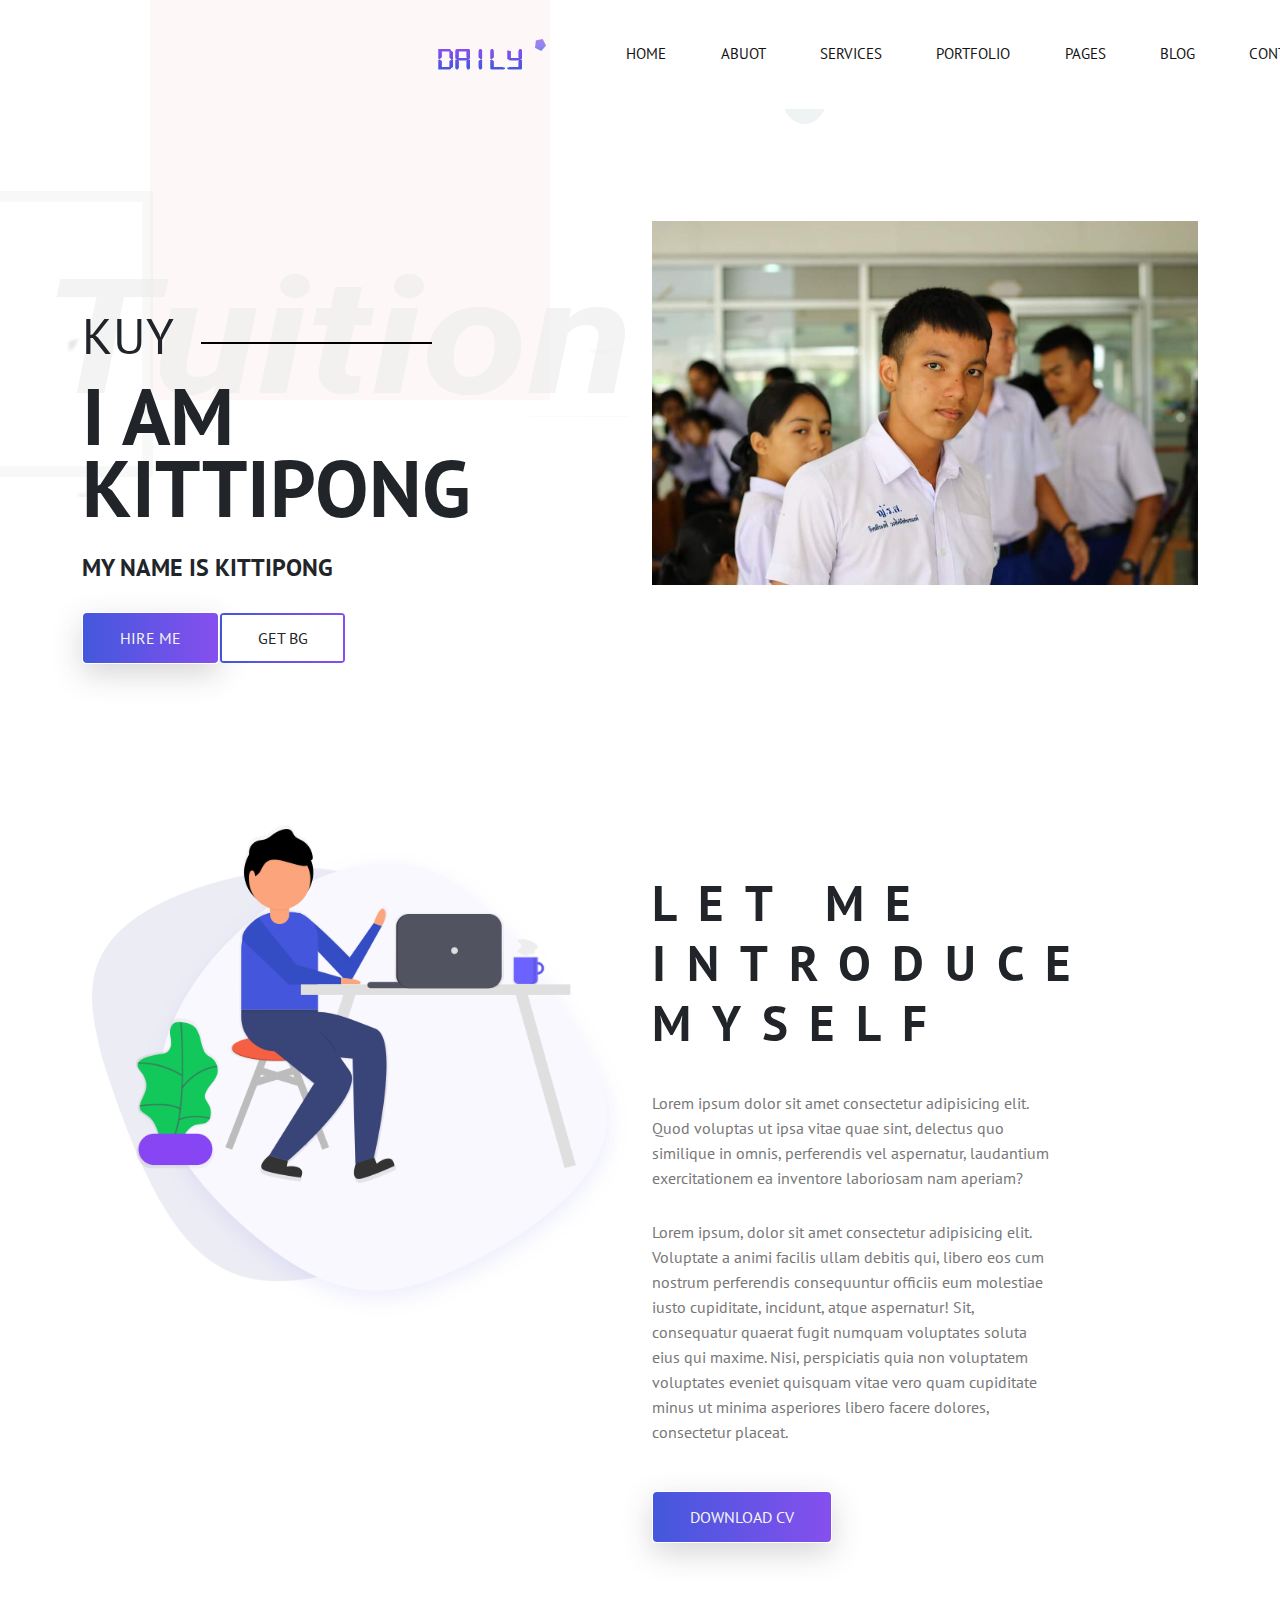
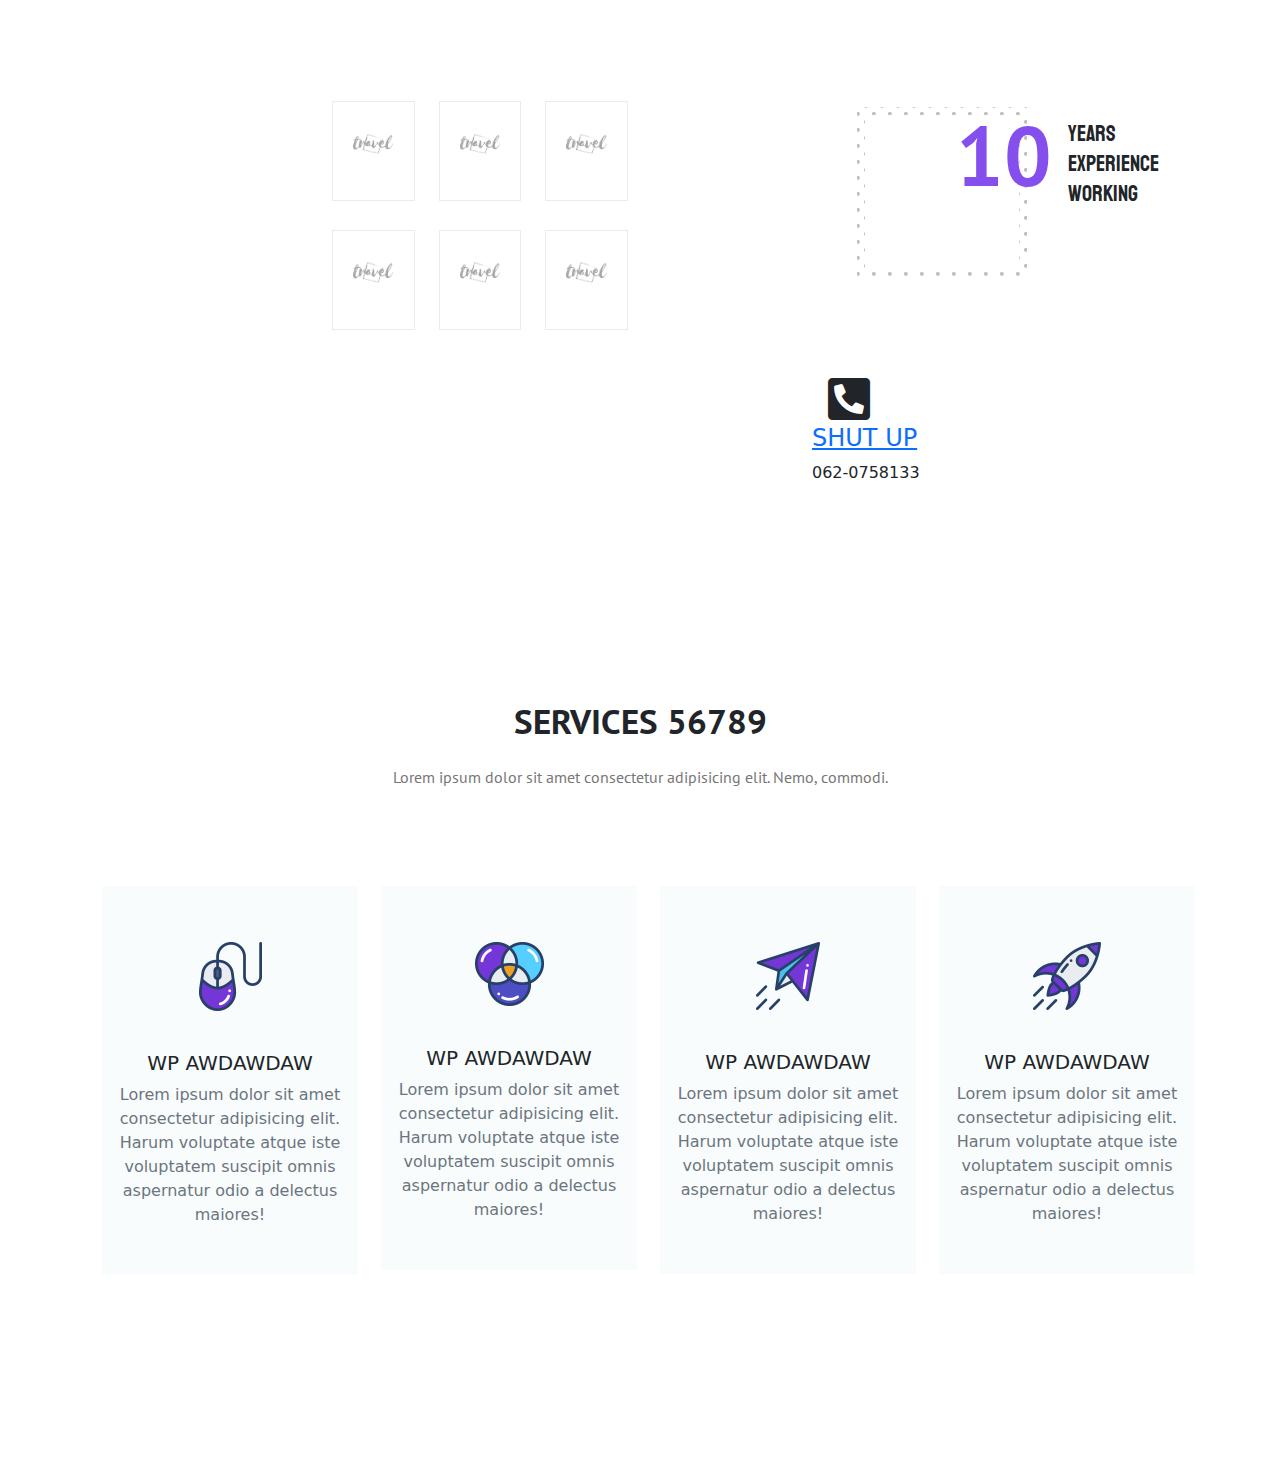
<file: index.html>
<!DOCTYPE html>
<html lang="en">
<head>
    <meta charset="UTF-8">
    <meta name="viewport" content="width=device-width, initial-scale=1.0">
    <title>Daily Tuition</title>

<!-- Bootstrap css flie -->
<link rel="stylesheet " href="./css/bootstrap.min.css">


<!-- font awesome icons -->
<link rel="stylesheet" href="./css/all.min.css">


<!-- custom css flie -->
    <link rel="stylesheet" href="./css/style.css">
    <link href="https://fonts.googleapis.com/css2?family=Noto+Sans+KR&family=PT+Sans:ital@1&family=Staatliches&display=swap" rel="stylesheet">

</head>
<body>

    <!--- =========================== start Header Area **=============================-->
 
    <header class="header_area">
        <div class="main-menu">
            <nav class="navbar navbar-expand-lg navbar-light ">
                <div class="container-fluid">
                  <a class="navbar-brand" href="#"><img src="./img/logo.png" alt="logo"></a>
                  <button class="navbar-toggler" type="button" data-bs-toggle="collapse" data-bs-target="#navbarNav" 
                  aria-controls="navbarNav" aria-expanded="false" aria-label="Toggle navigation">
                    <span class="navbar-toggler-icon"></span>
                  </button>
                  <div class="collapse navbar-collapse" id="navbarNav">
                      <div class="mr-auto"></div>
                    <ul class="navbar-nav">
                      <li class="nav-item">
                        <a class="nav-link active" aria-current="page" href="#">Home</a>
                      </li>
                      <li class="nav-item">
                        <a class="nav-link" href="#">abuot</a>
                      </li>
                      <li class="nav-item">
                        <a class="nav-link" href="#">services</a>
                      </li>
                      <li class="nav-item">
                        <a class="nav-link" href="#">portfolio</a>
                      </li>
                      <li class="nav-item">
                        <a class="nav-link" href="#">pages</a>
                      </li>
                      <li class="nav-item">
                        <a class="nav-link" href="#">blog</a>
                      </li>
                      <li class="nav-item">
                        <a class="nav-link" href="#">contact</a>
                      </li>
                      
                    </ul>
                  </div>
                </div>
              </nav>
        </div>
    </header>



    <!--- =========================== End Header Area **=============================-->

    <!-- ============================= Start main area  ============================== -->
    <main class="site-main">


      <!-- ==========================Star Banner area ===================================-->
        <section class="site-banner">
          <div class="container">
            <div class="row">
              <div class="col-lg-6 col-md-12 site-title">
                <h3 class="title-text">KUY</h3>
                <h1 class="title-text text-uppercase">I am Kittipong</h1>
                <h4 class="title-text text-uppercase">My name is Kittipong</h4>
                <div class="site-buttons">
                  <div class="d-flex flex-row flex-wrap">
                    <button type="button" class="btn button primary-button mr-4 text-uppercase">Hire me</button>
                    <button type="button" class="btn button secondary-button text-uppercase">GET BG</button>
                  </div>
                </div>
              </div>
              <div class="col-lg-6 col-md-12 banner-image">
                <img src="./img/poom.jpg" alt="banner-img" class="img-fluid">
              </div>
            </div>
          </div>

        </section>

            <!-- ==========================End Banner area ===================================-->

            <!-- ==========================About Area ====================================-->
            
        <section class="about-area">
          <div class="container-fluid">
            <div class="row">
              <div class="col-lg-6 col-md-12">
                <div class="about-image">
                  <img src="./img/about-us.png" alt="About us" class="img-fluid">
                </div>
              </div>
              <div class="col-lg-6 col-md-12 about-title">
                <h2 class="text-uppercase pt-5">
                  <span>Let me</span>
                  <span>Introduce</span>
                  <span>myself</span>
                </h2>
                <div class="paragraph py-4 w-75">
                  <p class="para">
                    Lorem ipsum dolor sit amet consectetur adipisicing elit. Quod voluptas ut ipsa vitae quae sint, delectus quo similique in omnis, perferendis vel aspernatur, laudantium exercitationem ea inventore laboriosam nam aperiam?
                  </p>
                  <p class="para">
                    Lorem ipsum, dolor sit amet consectetur adipisicing elit. Voluptate a animi facilis ullam debitis qui, libero eos cum nostrum perferendis consequuntur officiis eum molestiae iusto cupiditate, incidunt, atque aspernatur! Sit, consequatur quaerat fugit numquam voluptates soluta eius qui maxime. Nisi, perspiciatis quia non voluptatem voluptates eveniet quisquam vitae vero quam cupiditate minus ut minima asperiores libero facere dolores, consectetur placeat.
                  </p>
                </div>
                <button type="button" class="btn button primary-button text-uppercase">Download cv</button>
              </div>
            </div>
          </div>
        </section>



            <!-- ==========================End About Area ====================================-->
            
            
            <!-- ==========================Brand  Area ====================================-->
           <section class="brand-area">
             <div class="container-fluid">
               <div class="row">
                 <div class="col-xl-6 col-lg-12 col-md-12">
                   <div class="first-row row">
                     <div class="col-lg-4 col-md-6-dol-sm6">
                       <div class="single-brand">
                         <img src="./img/logo1.png" alt="Brand-1">
                       </div>
                     </div>
                     <div class="col-lg-4 col-md-6-dol-sm6">
                      <div class="single-brand">
                        <img src="./img/logo1.png" alt="Brand-2">
                      </div>
                    </div>
                    <div class="col-lg-4 col-md-6-dol-sm6">
                      <div class="single-brand">
                        <img src="./img/logo1.png" alt="Brand-3">
                      </div>
                    </div>  
                    <div class="col-lg-4 col-md-6-dol-sm6">
                      <div class="single-brand">
                        <img src="./img/logo1.png" alt="Brand-4">
                      </div>
                    </div>
                    <div class="col-lg-4 col-md-6-dol-sm6">
                      <div class="single-brand">
                        <img src="./img/logo1.png" alt="Brand-5">
                      </div>
                    </div>  
                    <div class="col-lg-4 col-md-6-dol-sm6">
                      <div class="single-brand">
                        <img src="./img/logo1.png" alt="Brand-6">
                      </div>
                    </div>                                    
                   </div>
                 </div>
                 <div class="col-xl-6 col-lg-12 col-md-12">
                   <div class="experience-area">
                     <div class="d-flex flex-row years-area">
                       <h2 class="p-3 years">10</h2>
                       <h2>
                         <span>Years</span>
                         <span>Experience</span>
                         <span>Working</span>
                       </h2>
                     </div>
                     <div class="d-flex flex-row flex-wrap call-area">
                       <span><i class="fas fa-phone-square-alt fa-3x px-3"></i></span>
                       <div class="call-now">
                         <a href="#" class="text-uppercase h4 font-PTSans">Shut up</a>
                         <span class="font-PTSans py-2">062-0758133</span>
                       </div>
                     </div>
                     <div class="bg-panel"></div>
                   </div>
                 </div>
               </div>
             </div>
           </section>
            
            
            
            <!-- ==========================End Brand Area ====================================-->


            <!-- ==========================Start section Area ====================================-->

           <section class="services-area">
             <div class="container">
               <div class="row">
                 <div class="col-lg-12 text-center services-title">
                   <h1 class="text-uppercase title-text">Services 56789</h1>
                   <p class="para">
                     Lorem ipsum dolor sit amet consectetur adipisicing elit. Nemo, commodi.
                   </p>
                 </div>
               </div>
               <div class="container services-list">
                 <div class="row">
                   <div class="col-lg-3 col-md-6 col-sm12">
                     <div class="services">
                       <div class="services-img text-center py-4">
                         <img src="./img/s1.png" alt="Services-1">
                       </div>
                       <div class="card-body text-center">
                         <h5 class="card-title text-uppercase">Wp awdawdaw</h5>
                         <p class="card-text text-secondary">
                           Lorem ipsum dolor sit amet consectetur adipisicing elit. 
                           Harum voluptate atque iste voluptatem suscipit omnis aspernatur odio a delectus maiores!
                         </p>
                       </div>
                     </div>
                   </div>
                   <div class="col-lg-3 col-md-6 col-sm12">
                    <div class="services">
                      <div class="services-img text-center py-4">
                        <img src="./img/s2.png" alt="Services-2">
                      </div>
                      <div class="card-body text-center">
                        <h5 class="card-title text-uppercase">Wp awdawdaw</h5>
                        <p class="card-text text-secondary">
                          Lorem ipsum dolor sit amet consectetur adipisicing elit. 
                          Harum voluptate atque iste voluptatem suscipit omnis aspernatur odio a delectus maiores!
                        </p>
                      </div>
                    </div>
                  </div>
                  <div class="col-lg-3 col-md-6 col-sm12">
                    <div class="services">
                      <div class="services-img text-center py-4">
                        <img src="./img/s3.png" alt="Services-3">
                      </div>
                      <div class="card-body text-center">
                        <h5 class="card-title text-uppercase">Wp awdawdaw</h5>
                        <p class="card-text text-secondary">
                          Lorem ipsum dolor sit amet consectetur adipisicing elit. 
                          Harum voluptate atque iste voluptatem suscipit omnis aspernatur odio a delectus maiores!
                        </p>
                      </div>
                    </div>
                  </div>
                  <div class="col-lg-3 col-md-6 col-sm12">
                    <div class="services">
                      <div class="services-img text-center py-4">
                        <img src="./img/s4.png" alt="Services-4">
                      </div>
                      <div class="card-body text-center">
                        <h5 class="card-title text-uppercase">Wp awdawdaw</h5>
                        <p class="card-text text-secondary">
                          Lorem ipsum dolor sit amet consectetur adipisicing elit. 
                          Harum voluptate atque iste voluptatem suscipit omnis aspernatur odio a delectus maiores!
                        </p>
                      </div>
                    </div>
                  </div>
                  
                 </div>
               </div>
             </div>
           </section>






            <!-- ==========================End section Area ====================================-->

    </main>


    <!-- Jquery js flie -->
  <script src="./js/jqurey.3.5.1.js"></script>


    <!-- Bootstarp js flie -->
    <script src="./js/bootstrap.min.js"></script>
    
</body>
</html>
</file>
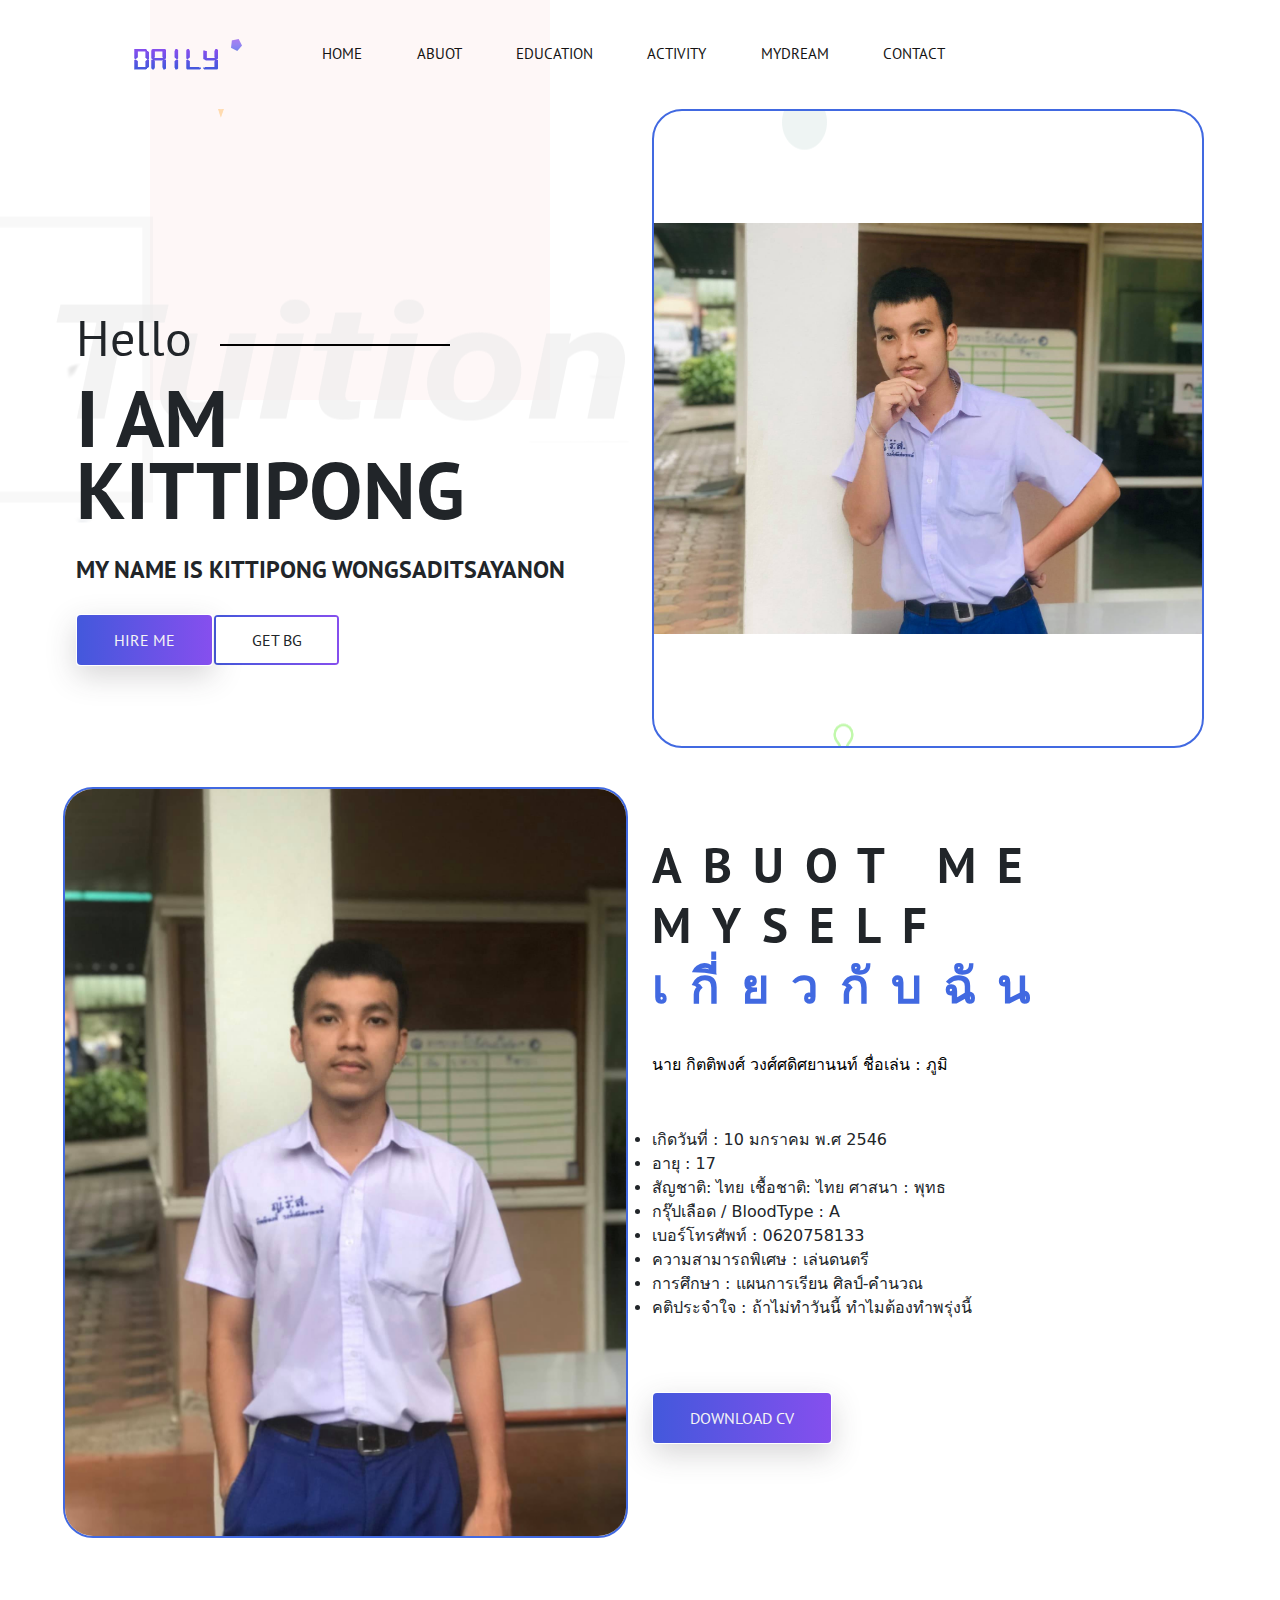
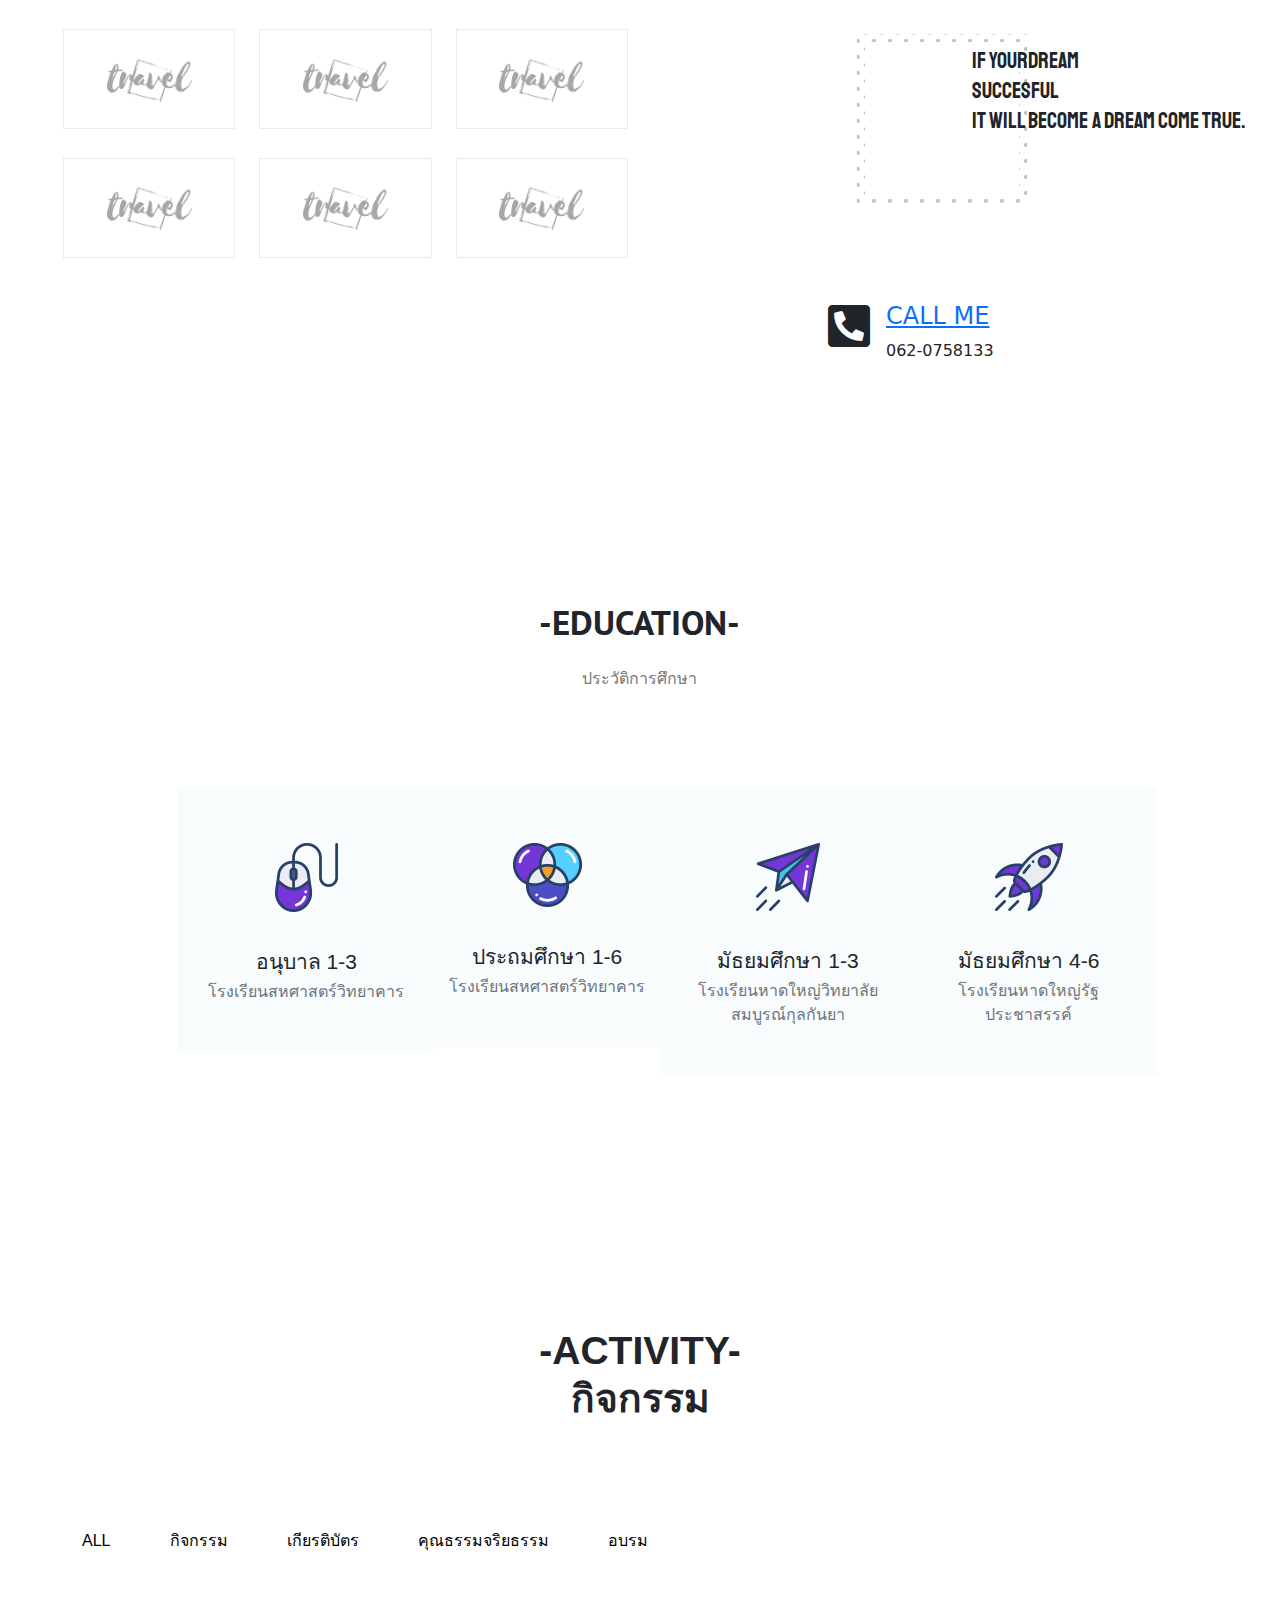
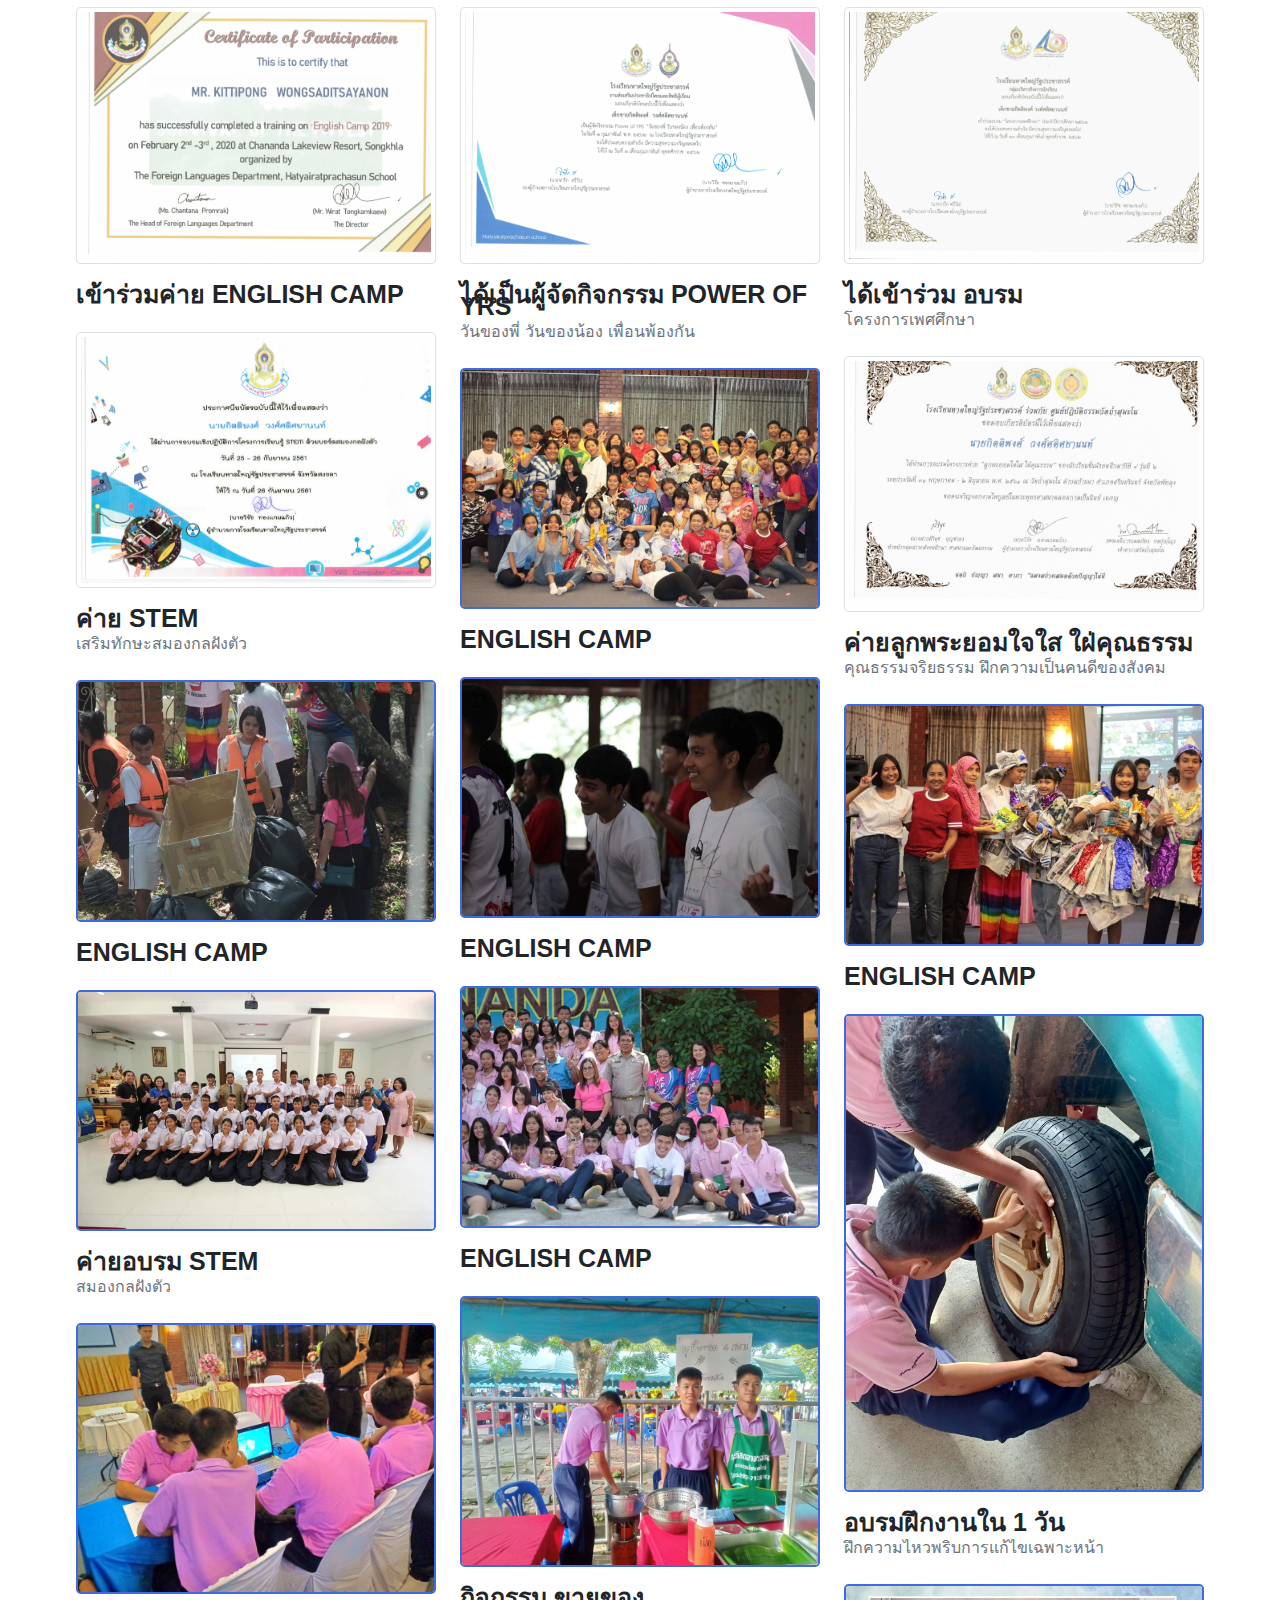
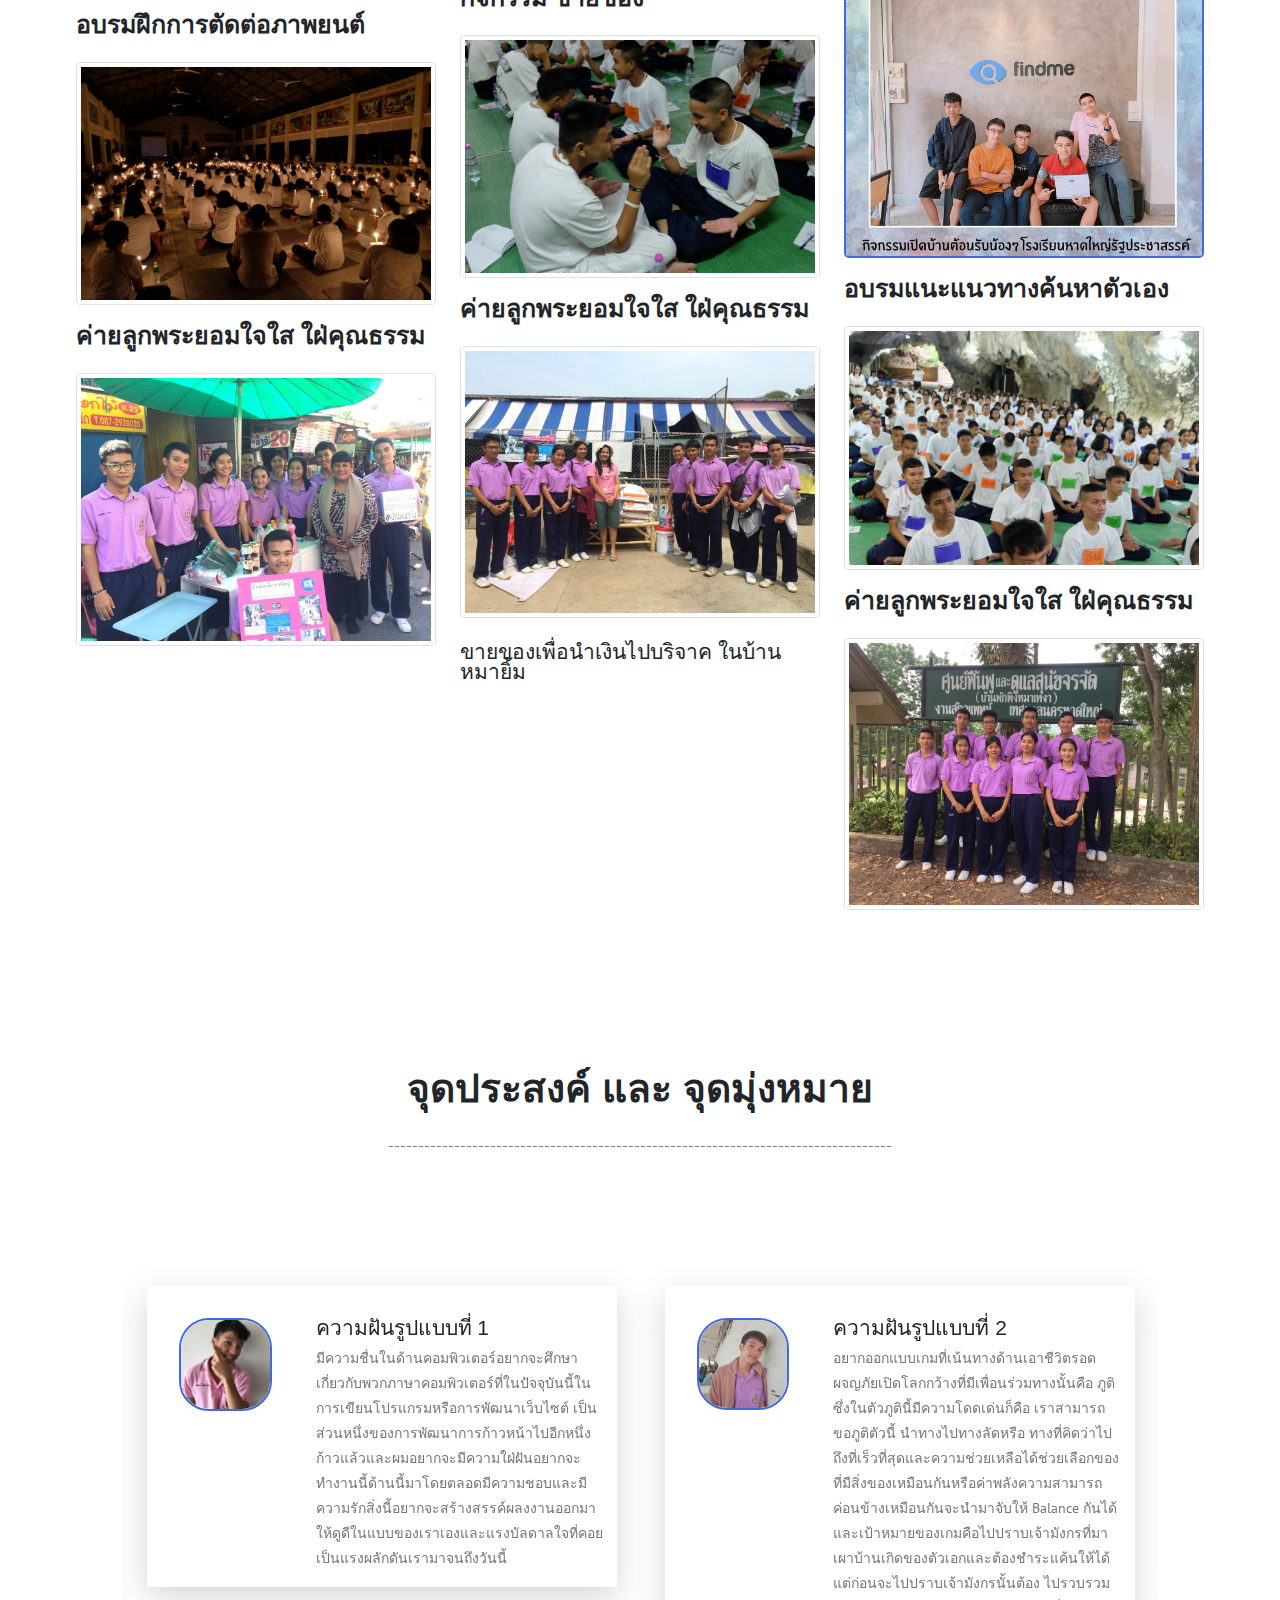
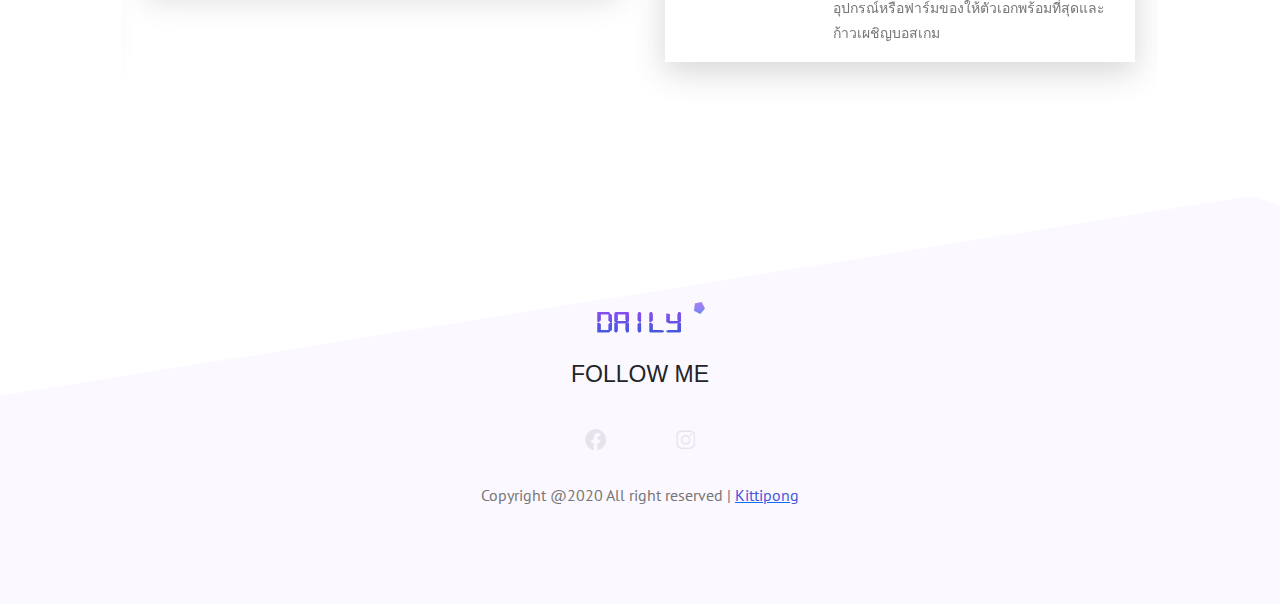
<file: public/index.html>
<!DOCTYPE html>
<html lang="en">
<head>
    <meta charset="UTF-8">
    <meta name="viewport" content="width=device-width, initial-scale=1.0">
    <title>Daily Tuition</title>

<!-- Bootstrap css flie -->
<link rel="stylesheet " href="./css/bootstrap.min.css">


<!-- font awesome icons -->
<link rel="stylesheet" href="./css/all.min.css">

<!-- Magnific Popup css flie -->
    <link rel="stylesheet" href="./vendor/Magnific-Popup/dist/magnific-popup.css">

<!-- Owl-carousel -->
    <link rel="stylesheet" href="./vendor/owl-carousel/css/owl.carousel.min.css">
    <link rel="stylesheet" href="./vendor/owl-carousel/css/owl.theme.default.min.css">
<!-- custom css flie -->
    <link rel="stylesheet" href="./css/style.css">
    <link href="https://fonts.googleapis.com/css2?family=Noto+Sans+KR&family=PT+Sans:ital@1&family=Staatliches&display=swap" rel="stylesheet">

<!---responsive css-->
    <link rel="stylesheet" href="./css/responsive.css">
    
</head>
<body>

    <!--- =========================== start Header Area **=============================-->
 
    <header class="header_area">
        <div class="main-menu">
            <nav class="navbar navbar-expand-lg navbar-light ">
                <div class="container-fluid">
                  <a class="navbar-brand" href="#"><img src="./img/logo.png" alt="logo"></a>
                  <button class="navbar-toggler" type="button" data-bs-toggle="collapse" data-bs-target="#navbarNav" 
                  aria-controls="navbarNav" aria-expanded="false" aria-label="Toggle navigation">
                    <span class="navbar-toggler-icon"></span>
                  </button>
                  <div class="collapse navbar-collapse" id="navbarNav">
                      <div class="mr-auto"></div>
                    <ul class="navbar-nav">
                      <li class="nav-item ">
                        <a class="nav-link active" aria-current="page" href="#home">Home</a>
                      </li>
                      <li class="nav-item">
                        <a class="nav-link" href="#about">Abuot</a>
                      </li>
                      <li class="nav-item">
                        <a class="nav-link" href="#services">Education</a>
                      </li>
                      <li class="nav-item">
                        <a class="nav-link" href="#activity">Activity</a>
                      </li>       
                      <li class="nav-item">
                        <a class="nav-link" href="#mydream">mydream</a>
                      </li>
                      <li class="nav-item">
                        <a class="nav-link" href="#contact">Contact</a>
                      </li>
                      
                    </ul>
                  </div>
                </div>
              </nav>
        </div>
    </header>



    <!--- =========================== End Header Area **=============================-->

    <!-- ============================= Start main area  ============================== -->
    <main class="site-main">


      <!-- ==========================Star Banner area ===================================-->
        <section class="site-banner" id="home">
          <div class="container">
            <div class="row">
              <div class="col-lg-6 col-md-12 site-title">
                <h3 class="title-text">Hello</h3>
                <h1 class="title-text text-uppercase">I am Kittipong</h1>
                <h4 class="title-text text-uppercase">My name is Kittipong  Wongsaditsayanon</h4>
                <div class="site-buttons">
                  <div class="d-flex flex-row flex-wrap">
                    <button type="button" class="btn button primary-button mr-4 text-uppercase">Hire me</button>
                    <button type="button" class="btn button secondary-button text-uppercase">GET BG</button>
                  </div>
                </div>
              </div>
              <div class="col-lg-6 col-md-12 banner-image">
                <img src="./img/gupoom.jpg" alt="banner-img" class="img-fluid">
              </div>
            </div>
          </div>

        </section>

            <!-- ==========================End Banner area ===================================-->

            <!-- ==========================About Area ====================================-->
            
        <section class="about-area" id="about">
          <div class="container-fluid">
            <div class="row">
              <div class="col-lg-6 col-md-12">
                <div class="about-image">
                  <img src="./img/gupoom2.jpg" alt="About-us" class="img-fluid">
                </div>
              </div>
              <div class="col-lg-6 col-md-12 about-title">
                <h2 class="text-uppercase pt-5">
                  <span>Abuot Me</span>
                  <span>Myself</span>
                  <span class="yara">เกี่ยวกับฉัน</span>
                </h2>
                <div class="paragraph py-4 w-75">
                  <p class="parad">    
                    นาย กิตติพงศ์ วงศ์ศดิศยานนท์ ชื่อเล่น : ภูมิ
                  </p>
                  <p class="para">
                    <li>เกิดวันที่ : 10 มกราคม พ.ศ 2546
                      <li>อายุ : 17
                        <li>สัญชาติ: ไทย เชื้อชาติ: ไทย ศาสนา : พุทธ
                          <li>กรุ๊ปเลือด / BloodType : A
                            <li>เบอร์โทรศัพท์ : 0620758133
                              <li>ความสามารถพิเศษ : เล่นดนตรี
                                <li>การศึกษา : แผนการเรียน ศิลป์-คำนวณ
                                  <li>คติประจำใจ : ถ้าไม่ทำวันนี้ ทำไมต้องทำพรุ่งนี้
                  </p>
                </div>
                <button type="button" class="btn button primary-button text-uppercase">Download cv</button>
              </div>
            </div>
          </div>
        </section>



            <!-- ==========================End About Area ====================================-->
            
            
            <!-- ==========================Brand  Area ====================================-->
           <section class="brand-area">
             <div class="container-fluid">
               <div class="row">
                 <div class="col-xl-6 col-lg-12 col-md-12">
                   <div class="first-row row">
                     <div class="col-lg-4 col-md-6-dol-sm6">
                       <div class="single-brand">
                         <img src="./img/logo1.png" alt="Brand-1">
                       </div>
                     </div>
                     <div class="col-lg-4 col-md-6-dol-sm6">
                      <div class="single-brand">
                        <img src="./img/logo1.png" alt="Brand-2">
                      </div>
                    </div>
                    <div class="col-lg-4 col-md-6-dol-sm6">
                      <div class="single-brand">
                        <img src="./img/logo1.png" alt="Brand-3">
                      </div>
                    </div>  
                    <div class="col-lg-4 col-md-6-dol-sm6">
                      <div class="single-brand">
                        <img src="./img/logo1.png" alt="Brand-4">
                      </div>
                    </div>
                    <div class="col-lg-4 col-md-6-dol-sm6">
                      <div class="single-brand">
                        <img src="./img/logo1.png" alt="Brand-5">
                      </div>
                    </div>  
                    <div class="col-lg-4 col-md-6-dol-sm6">
                      <div class="single-brand">
                        <img src="./img/logo1.png" alt="Brand-6">
                      </div>
                    </div>                                    
                   </div>
                 </div>
                 <div class="col-xl-6 col-lg-12 col-md-12">
                   <div class="experience-area">
                     <div class="d-flex flex-row years-area">
                       <h2 class="p-3 years"></h2>
                       <h2>
                         <span>IF YourDream</span>
                         <span>Succesful</span>
                         <span>It will become a dream come true.</span>
                       </h2>
                     </div>
                     <div class="d-flex flex-row flex-wrap call-area">
                       <span><i class="fas fa-phone-square-alt fa-3x px-3"></i></span>
                       <div class="call-now">
                         <a href="#" class="text-uppercase h4 font-PTSans">Call Me</a>
                         <span class="font-PTSans py-2">062-0758133</span>
                       </div>
                     </div>
                     <div class="bg-panel"></div>
                   </div>
                 </div>
               </div>
             </div>
           </section>
            
            
            
            <!-- ==========================End Brand Area ====================================-->


            <!-- ==========================Start section Area ====================================-->

           <section class="services-area" id="services">
             <div class="container">
               <div class="row">
                 <div class="col-lg-12 text-center services-title">
                   <h1 class="text-uppercase title-text">-Education-</h1>
                   <p class="para">
                     ประวัติการศึกษา
                   </p>
                 </div>
               </div>
               <div class="container services-list">
                 <div class="row">
                   <div class="col-lg-3 col-md-6 col-sm12">
                     <div class="services">
                       <div class="services-img text-center py-4">
                         <img src="./img/s1.png" alt="Services-1">
                       </div>
                       <div class="card-body text-center">
                         <h5 class="card-title text-uppercase">อนุบาล 1-3</h5>
                         <p class="card-text text-secondary">
                           โรงเรียนสหศาสตร์วิทยาคาร
                         </p>
                       </div>
                     </div>
                   </div>
                   <div class="col-lg-3 col-md-6 col-sm12">
                    <div class="services">
                      <div class="services-img text-center py-4">
                        <img src="./img/s2.png" alt="Services-2">
                      </div>
                      <div class="card-body text-center">
                        <h5 class="card-title text-uppercase">ประถมศึกษา 1-6</h5>
                        <p class="card-text text-secondary">
                          โรงเรียนสหศาสตร์วิทยาคาร
                        </p>
                      </div>
                    </div>
                  </div>
                  <div class="col-lg-3 col-md-6 col-sm12">
                    <div class="services">
                      <div class="services-img text-center py-4">
                        <img src="./img/s3.png" alt="Services-3">
                      </div>
                      <div class="card-body text-center">
                        <h5 class="card-title text-uppercase">มัธยมศึกษา 1-3</h5>
                        <p class="card-text text-secondary">
                          โรงเรียนหาดใหญ่วิทยาลัยสมบูรณ์กุลกันยา
                        </p>
                      </div>
                    </div>
                  </div>
                  <div class="col-lg-3 col-md-6 col-sm12">
                    <div class="services">
                      <div class="services-img text-center py-4">
                        <img src="./img/s4.png" alt="Services-4">
                      </div>
                      <div class="card-body text-center">
                        <h5 class="card-title text-uppercase">มัธยมศึกษา 4-6</h5>
                        <p class="card-text text-secondary">
                          โรงเรียนหาดใหญ่รัฐประชาสรรค์
                        </p>
                      </div>
                    </div>
                  </div>
                  
                 </div>
               </div>
             </div>
           </section>






            <!-- ==========================End section Area ====================================-->

            <!-- ========================== Project Area ====================================-->

           <section class="project-area" id="activity">
             <div class="container">
               <div class="project-title pb-5">
                 <h1 class="text-uppercase title-h1">-Activity-</h1>
                 <h1 class="text-uppercase title-h1">กิจกรรม</h1>
               </div>

               <div class="button-group">
                 <button type="button" class="active" id="btn1" data-filter="*">All</button>
                 <button type="button" data-filter=".popular">กิจกรรม</button>
                 <button type="button" data-filter=".latest">เกียรติบัตร</button>
                 <button type="button" data-filter=".following">คุณธรรมจริยธรรม</button>
                 <button type="button" data-filter=".upcoming">อบรม</button>
               </div>
               <div class="row grid">
                 <div class="col-lg-4 col-md-6 col-sm-12 element-item latest">
                  <div class="our-project">
                    <div class="img">
                      <a class ="test-popup-link" href="./img/CE0.jpg">
                        <img class="img-thumbnail" src="./img/CE0.jpg" alt="p-1">
                      </a>
                    </div>
                    <div class="title py-4">
                      <h4 class="text-uppercase">เข้าร่วมค่าย English Camp</h4>
                      <span class="text-secondary"></span>
                    </div>
                  </div>
                 </div>
                 <div class="col-lg-4 col-md-6 col-sm-12 element-item latest">
                  <div class="our-project">
                    <div class="img">
                      <a class ="test-popup-link" href="./img/CE1.jpg">
                        <img class="img-thumbnail" src="./img/CE1.jpg" alt="p-2">
                      </a>
                    </div>
                    <div class="title py-4">
                      <h4 class="text-uppercase">ได้เป็นผู้จัดกิจกรรม Power of YRS</h4>
                      <span class="text-secondary">วันของพี่ วันของน้อง เพื่อนพ้องกัน</span>
                    </div>
                  </div>
                 </div>
                 <div class="col-lg-4 col-md-6 col-sm-12 element-item latest">
                  <div class="our-project">
                    <div class="img">
                      <a class ="test-popup-link" href="./img/CE2.jpg">
                        <img class="img-thumbnail" src="./img/CE2.jpg" alt="p-3">
                      </a>
                    </div>
                    <div class="title py-4">
                      <h4 class="text-uppercase">ได้เข้าร่วม อบรม</h4>
                      <span class="text-secondary">โครงการเพศศึกษา</span>
                    </div>
                  </div>
                 </div>
                 <div class="col-lg-4 col-md-6 col-sm-12 element-item latest">
                  <div class="our-project">
                    <div class="img">
                      <a class ="test-popup-link" href="./img/CE3.jpg">
                        <img class="img-thumbnail" src="./img/CE3.jpg" alt="p-4">
                      </a>
                    </div>
                    <div class="title py-4">
                      <h4 class="text-uppercase">ค่าย STEM</h4>
                      <span class="text-secondary">เสริมทักษะสมองกลฝังตัว</span>
                    </div>
                  </div>
                 </div>
                 <div class="col-lg-4 col-md-6 col-sm-12 element-item latest">
                  <div class="our-project">
                    <div class="img">
                      <a class ="test-popup-link" href="./img/CE4.jpg">
                        <img class="img-thumbnail" src="./img/CE4.jpg" alt="p-5">
                      </a>
                    </div>
                    <div class="title py-4">
                      <h4 class="text-uppercase">ค่ายลูกพระยอมใจใส ใฝ่คุณธรรม</h4>
                      <span class="text-secondary">คุณธรรมจริยธรรม ฝึกความเป็นคนดีของสังคม</span>
                    </div>
                  </div>
                 </div>
                 <div class="col-lg-4 col-md-6 col-sm-12 element-item popular">
                  <div class="our-project">
                    <div class="img">
                      <a class ="test-popup-link" href="./img/english.jpg">
                        <img class="rounded-3 img-fluid" src="./img/english.jpg" alt="p-6">
                      </a>
                    </div>
                    <div class="title py-4">
                      <h4 class="text-uppercase">English Camp</h4>
                      <span class="text-secondary"></span>
                    </div>
                  </div>
                 </div>                
                 <div class="col-lg-4 col-md-6 col-sm-12 element-item popular">
                  <div class="our-project">
                    <div class="img">
                      <a class ="test-popup-link" href="./img/english1.jpg">
                        <img class="rounded-3 img-fluid" src="./img/english1.jpg" alt="p-7">
                      </a>
                    </div>
                    <div class="title py-4">
                      <h4 class="text-uppercase">English Camp</h4>
                      <span class="text-secondary"></span>
                    </div>
                  </div>
                 </div>
                 <div class="col-lg-4 col-md-6 col-sm-12 element-item popular">
                  <div class="our-project">
                    <div class="img">
                      <a class ="test-popup-link" href="./img/english2.jpg">
                        <img class="rounded-3 img-fluid" src="./img/english2.jpg" alt="p-8">
                      </a>
                    </div>
                    <div class="title py-4">
                      <h4 class="text-uppercase">English Camp</h4>
                      <span class="text-secondary"></span>
                    </div>
                  </div>
                 </div>
                 <div class="col-lg-4 col-md-6 col-sm-12 element-item popular">
                  <div class="our-project">
                    <div class="img">
                      <a class ="test-popup-link" href="./img/english3.jpg">
                        <img class="rounded-3 img-fluid" src="./img/english3.jpg" alt="p-9">
                      </a>
                    </div>
                    <div class="title py-4">
                      <h4 class="text-uppercase">English Camp</h4>
                      <span class="text-secondary"></span>
                    </div>
                  </div>
                 </div>
                 <div class="col-lg-4 col-md-6 col-sm-12 element-item popular">
                  <div class="our-project">
                    <div class="img">
                      <a class ="test-popup-link" href="./img/Lop5.jpg">
                        <img class="rounded-3 img-fluid" src="./img/Lop5.jpg" alt="p-10">
                      </a>
                    </div>
                    <div class="title py-4">
                      <h4 class="text-uppercase">English Camp</h4>
                      <span class="text-secondary"></span>
                    </div>
                  </div>
                 </div>
                 
                 <div class="col-lg-4 col-md-6 col-sm-12 element-item popular">
                  <div class="our-project">
                    <div class="img">
                      <a class ="test-popup-link" href="./img/stem.jpg">
                        <img class="rounded-3 img-fluid" src="./img/stem.jpg" alt="p-11">
                      </a>
                    </div>
                    <div class="title py-4">
                      <h4 class="text-uppercase">ค่ายอบรม STEM</h4>
                      <span class="text-secondary">สมองกลฝังตัว</span>
                    </div>
                  </div>
                 </div>
                 <div class="col-lg-4 col-md-6 col-sm-12 element-item upcoming">
                  <div class="our-project">
                    <div class="img">
                      <a class ="test-popup-link" href="./img/repair.jpg">
                        <img class="rounded-3 img-fluid" src="./img/repair.jpg" alt="p-12">
                      </a>
                    </div>
                    <div class="title py-4">
                      <h4 class="text-uppercase">อบรมฝึกงานใน 1 วัน</h4>
                      <span class="text-secondary">ฝึกความไหวพริบการแก้ไขเฉพาะหน้า</span>
                    </div>
                  </div>
                 </div>
                 <div class="col-lg-4 col-md-6 col-sm-12 element-item upcoming">
                  <div class="our-project">
                    <div class="img">
                      <a class ="test-popup-link" href="./img/kanyan.jpg">
                        <img class="rounded-3 img-fluid" src="./img/kanyan.jpg" alt="p-12">
                      </a>
                    </div>
                    <div class="title py-4">
                      <h4 class="text-uppercase">กิจกรรม ขายของ</h4>
                      <span class="text-secondary"></span>
                    </div>
                  </div>
                 </div>
                 <div class="col-lg-4 col-md-6 col-sm-12 element-item upcoming">
                  <div class="our-project">
                    <div class="img">
                      <a class ="test-popup-link" href="./img/opl.jpg">
                        <img class="rounded-3 img-fluid" src="./img/opl.jpg" alt="p-12">
                      </a>
                    </div>
                    <div class="title py-4">
                      <h4 class="text-uppercase">อบรมฝึกการตัดต่อภาพยนต์</h4>
                      <span class="text-secondary"></span>
                    </div>
                  </div>
                 </div>
                 <div class="col-lg-4 col-md-6 col-sm-12 element-item upcoming">
                  <div class="our-project">
                    <div class="img">
                      <a class ="test-popup-link" href="./img/findme.jpg">
                        <img class="rounded-3 img-fluid" src="./img/findme.jpg" alt="p-12">
                      </a>
                    </div>
                    <div class="title py-4">
                      <h4 class="text-uppercase">อบรมแนะแนวทางค้นหาตัวเอง</h4>
                      <span class="text-secondary"></span>
                    </div>
                  </div>
                 </div>
                 <div class="col-lg-4 col-md-6 col-sm-12 element-item following">
                  <div class="our-project">
                    <div class="img">
                      <a class ="test-popup-link" href="./img/sumano.jpg">
                        <img class="img-thumbnail" src="./img/sumano.jpg" alt="p-13">
                      </a>
                    </div>
                    <div class="title py-4">
                      <h4 class="text-uppercase">ค่ายลูกพระยอมใจใส ใฝ่คุณธรรม</h4>
                      <span class="text-secondary"></span>
                    </div>
                  </div>
                 </div>
                 <div class="col-lg-4 col-md-6 col-sm-12 element-item following">
                  <div class="our-project">
                    <div class="img">
                      <a class ="test-popup-link" href="./img/sumano1.jpg">
                        <img class="img-thumbnail"  src="./img/sumano1.jpg" alt="p-14">
                      </a>
                    </div>
                    <div class="title py-4">
                      <h4 class="text-uppercase">ค่ายลูกพระยอมใจใส ใฝ่คุณธรรม</h4>
                      <span class="text-secondary"></span>
                    </div>
                  </div>
                 </div>
                 <div class="col-lg-4 col-md-6 col-sm-12 element-item following">
                  <div class="our-project">
                    <div class="img">
                      <a class ="test-popup-link " href="./img/sumano2.jpg">
                        <img class="img-thumbnail"  src="./img/sumano2.jpg "alt="p-15">
                      </a>                    
                    </div>
                    <div class="title py-4">
                      <h4 class="text-uppercase">ค่ายลูกพระยอมใจใส ใฝ่คุณธรรม</h4>
                      <span class="text-secondary"></span>
                    </div>
                  </div>
                 </div>
                 <div class="col-lg-4 col-md-6 col-sm-12 element-item following">
                  <div class="our-project">
                    <div class="img">
                      <a class ="test-popup-link " href="./img/pumble1.jpg">
                        <img class="img-thumbnail"  src="./img/pumble1.jpg "alt="p-16">
                      </a>                    
                    </div>
                    <div class="title py-4">
                      <h5 class="text-uppercase">ขายของเพื่อนำเงินไปบริจาค ในบ้านหมายิ้ม</h5>
                      <span class="text-secondary"></span>
                    </div>
                  </div>
                 </div>
                 <div class="col-lg-4 col-md-6 col-sm-12 element-item following">
                  <div class="our-project">
                    <div class="img">
                      <a class ="test-popup-link " href="./img/pumble2.jpg">
                        <img class="img-thumbnail"  src="./img/pumble2.jpg "alt="p-17">
                      </a>                    
                    </div>
                    <div class="title py-4">
                      <h4 class="text-uppercase"></h4>
                      <span class="text-secondary"></span>
                    </div>
                  </div>
                 </div>
                 <div class="col-lg-4 col-md-6 col-sm-12 element-item following">
                  <div class="our-project">
                    <div class="img">
                      <a class ="test-popup-link " href="./img/pumble3.jpg">
                        <img class="img-thumbnail"  src="./img/pumble3.jpg "alt="p-18">
                      </a>                    
                    </div>
                    <div class="title py-4">
                      <h4 class="text-uppercase"></h4>
                      <span class="text-secondary"></span>
                    </div>
                  </div>
                 </div>
               </div>
             </div>
           </section>
           




            <!-- ========================== End Project Area ====================================-->


           <!-- ===========================Start Owl carousel About Me ==================================-->

           <section class="about-area" id="mydream">
            <div class="container">
                <div class="row text-center">
                    <div class="col-12">
                        <div class="about-title">
                            <h1 class="text-uppercase title-h1">จุดประสงค์ และ จุดมุ่งหมาย</h1>
                            <p class="para">
                                ------------------------------------------------------------------------------------
                            </p>
                        </div>
                    </div>
                </div>
            </div>

             <div class="container carousel py-lg-5">
              <div class="owl-carousel owl-theme">
                  <div class="client row">
                      <div class="col-lg-4 col-md-12 client-img">
                          <img src="./img/poom3.jpg" alt="img1" class="img-fluid">
                      </div>
                      <div class="col-lg-8 col-md-12 about-client">
                          <h4 class="text-uppercase">ความฝันรูปแบบที่ 1</h4>
                          <p class="para">มีความชื่นในด้านคอมพิวเตอร์อยากจะศึกษาเกี่ยวกับพวกภาษาคอมพิวเตอร์ที่ในปัจจุบันนี้ในการเขียนโปรแกรมหรือการพัฒนาเว็บไซต์
                            เป็นส่วนหนึ่งของการพัฒนาการก้าวหน้าไปอีกหนึ่งก้าวแล้วและผมอยากจะมีความใฝ่ฝันอยากจะทำงานนี้ด้านนี้มาโดยตลอดมีความชอบและมีความรักสิ่งนี้อยากจะสร้างสรรค์ผลงงานออกมาให้ดูดีในแบบของเราเองและแรงบัลดาลใจที่คอยเป็นแรงผลักดันเรามาจนถึงวันนี้</p>
                      </div>
                  </div>
                  <div class="client row">
                      <div class="col-lg-4 col-md-12 client-img">
                          <img src="./img/poom2.jpg" alt="img2" class="img-fluid">
                      </div>
                      <div class="col-lg-8 col-md-12 about-client">
                          <h4 class="text-uppercase">ความฝันรูปแบบที่ 2</h4>
                          <p class="para">อยากออกแบบเกมที่เน้นทางด้านเอาชีวิตรอดผจญภัยเปิดโลกกว้างที่มีเพื่อนร่วมทางนั้นคือ ภูติ ซึ่งในตัวภูตินี้มีความโดดเด่นก็คือ เราสามารถขอภูติตัวนี้ นำทางไปทางลัดหรือ ทางที่คิดว่าไปถึงที่เร็วที่สุดและความช่วยเหลือได้ช่วยเลือกของที่มีสิ่งของเหมือนกันหรือค่าพลังความสามารถค่อนข้างเหมือนกันจะนำมาจับให้ Balance กันได้ และเป้าหมายของเกมคือไปปราบเจ้ามังกรที่มาเผาบ้านเกิดของตัวเอกและต้องชำระแค้นให้ได้แต่ก่อนจะไปปราบเจ้ามังกรนั้นต้อง
                            ไปรวบรวมอุปกรณ์หรือฟาร์มของให้ตัวเอกพร้อมที่สุดและก้าวเผชิญบอสเกม
                          </p>
                      </div>
                  </div>
                  
              </div>
          </div>
           </section>

          <!-- Subscribe Me and contact ===========================================-->
           



          <!-- End Subscribe Me and contact ===========================================-->


           <!-- ===========================End Owl carousel About Me ==================================-->

    </main>
    <footer class="footer-area">
      <div class="container">
        <div class=" flex-warp">
          <div class="site-logo text-center py-4">
            <a href="#"><img src="./img/logo.png" alt="logo"></a>
          </div>
          <div class="social text-center">
            <h5 class="text-uppercase">Follow Me</h5>
            <a href="https://www.facebook.com/poomziza.pb"><i class="fab fa-facebook"></i></a>
            <a href="https://www.instagram.com/posi_donto/"><i class="fab fa-instagram"></i></a>           
          </div>
          <div class="copyright text-center">
            <p class="para">
              Copyright @2020 All right reserved | 
              <a href="#"><span style="color:var(--primary-color);">Kittipong</span></a>
            </p>
          </div>
        </div>
      </div>
    </footer>

    <!-- Jquery js flie -->
    <script src="./js/jqurey.3.5.1.js"></script>


    <!-- Bootstarp js flie -->
    <script src="./js/bootstrap.min.js"></script>

    <!-- iso tope js -->
    <script src="./js/isotope.min.js"></script>

    <!-- Magnific popup scirpt flie -->
    <script src="./vendor/Magnific-Popup/dist/jquery.magnific-popup.min.js"></script>

    <!--owl-carousel -->
    
    <script src="./vendor/owl-carousel/js/owl.carousel.min.js"></script>


    <!-- custom js flie -->
    <script src="./js/main.js"></script>
    
    
</body>
</html>
</file>
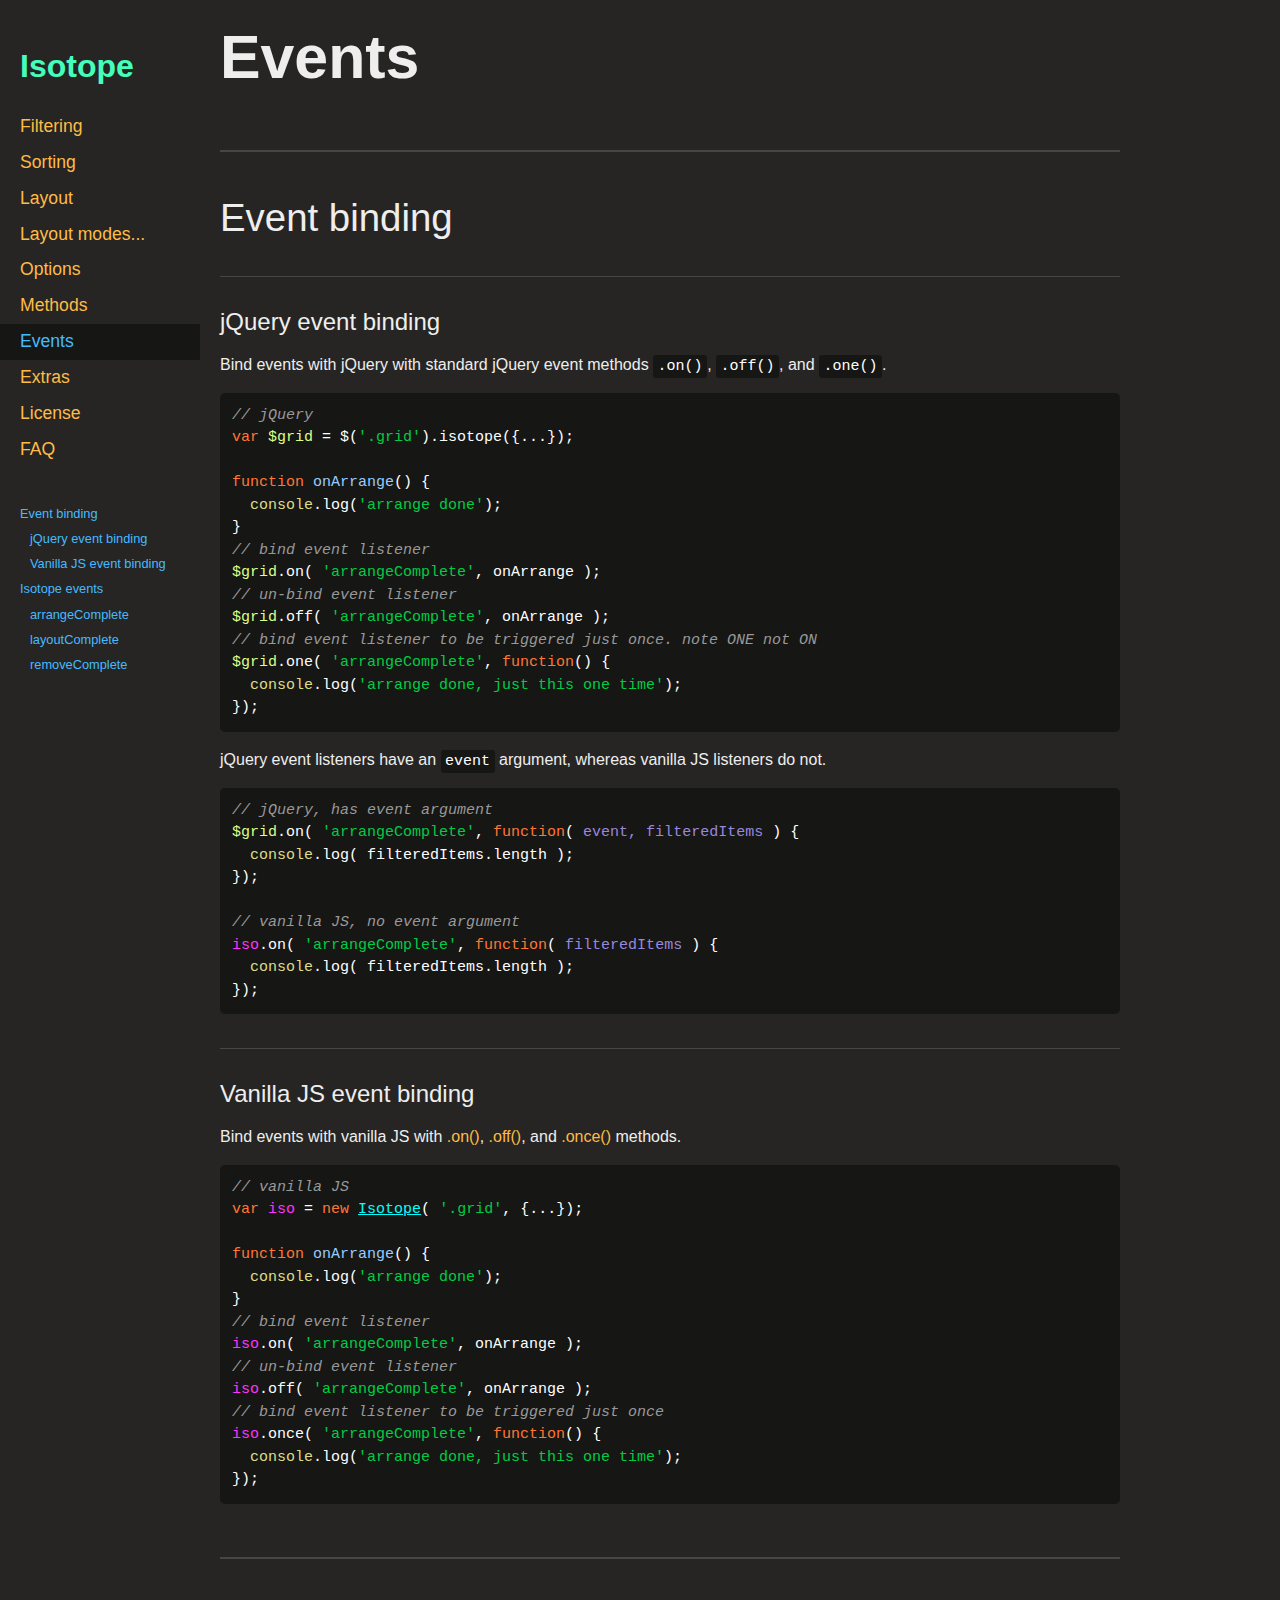
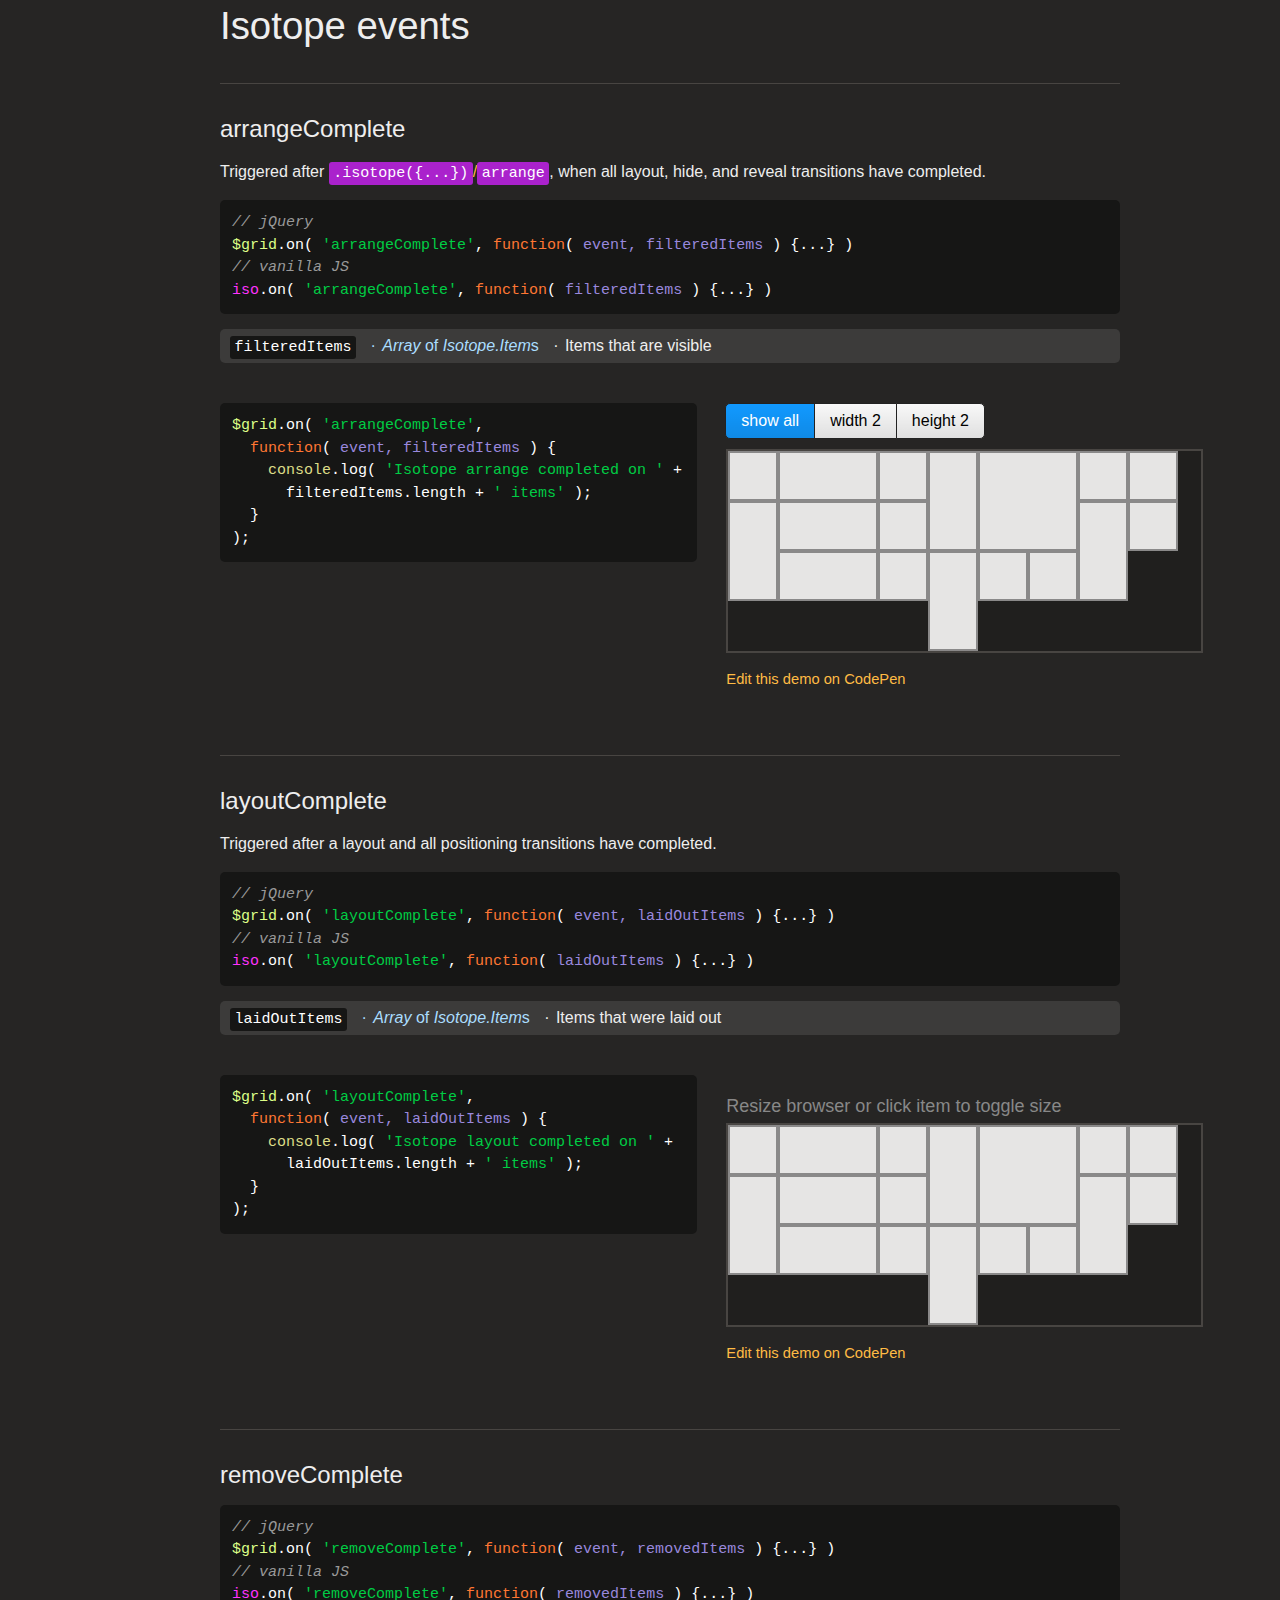
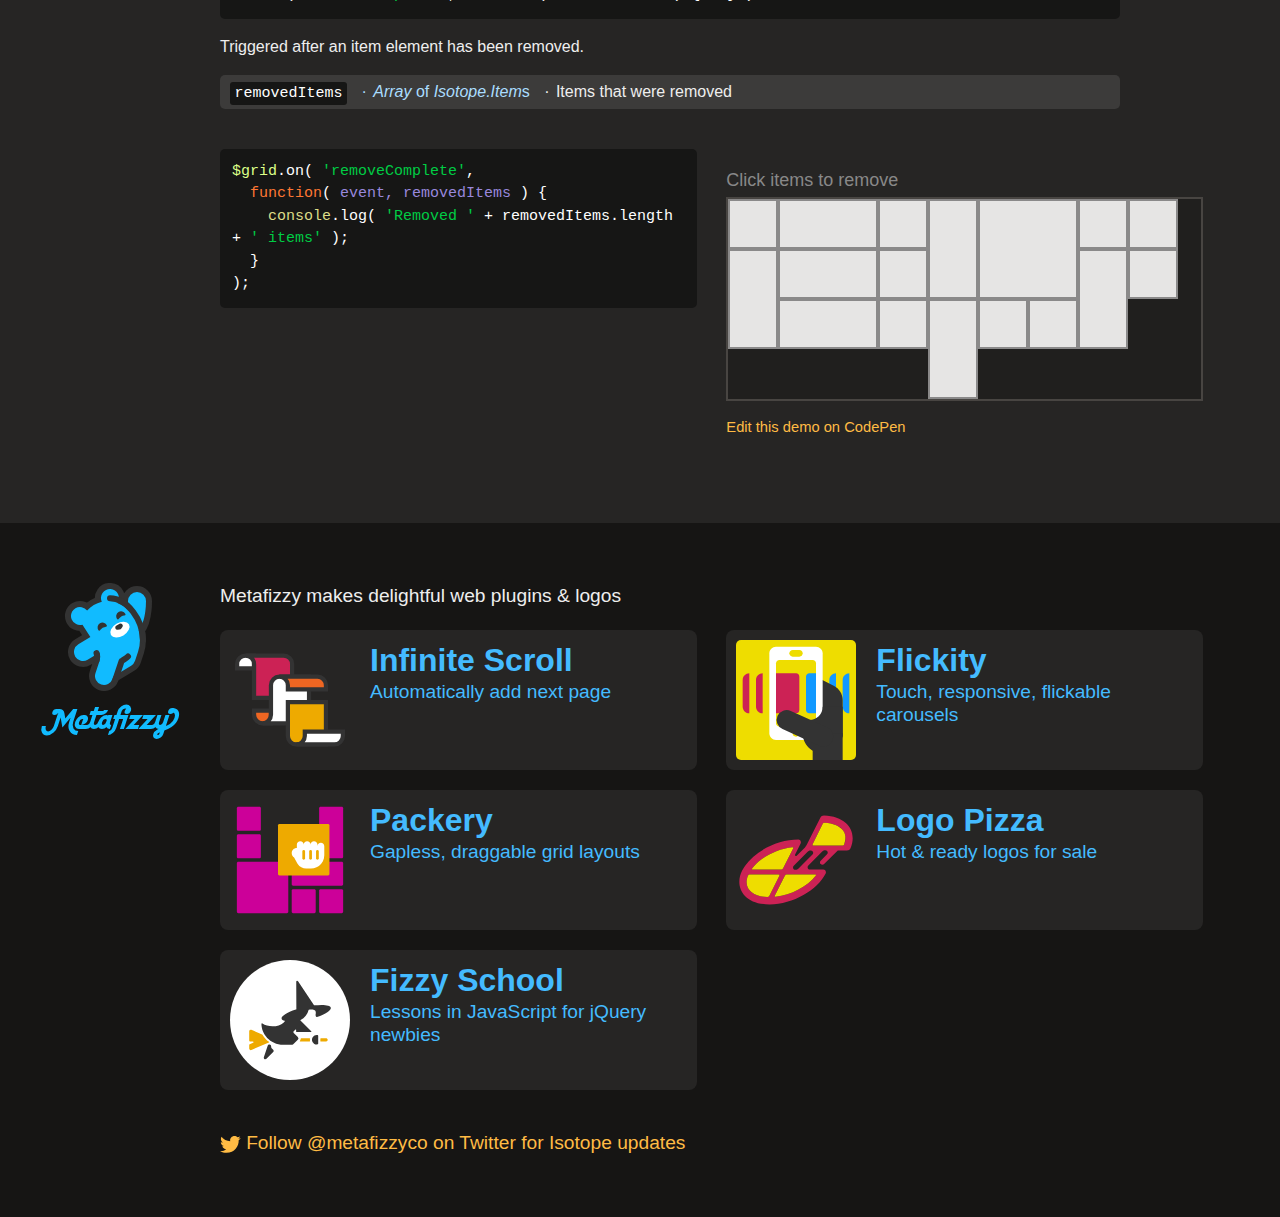
<file: public/vendor/isotope-docs/events.html>
<!doctype html>
<html class="export" lang="en">
<head>
  <meta charset="utf-8">
  <meta name="viewport" content="width=device-width">
  <meta name="description" content="Filter &amp; sort magical layouts">

  <title>Isotope &#xB7; Events</title>

    <!-- Isotope does not require any CSS files -->
    <link rel="stylesheet" href="css/isotope-docs.css?6" media="screen">

  <meta name="twitter:card" content="summary">
  <meta name="twitter:site" content="@metafizzyco">
  <meta name="twitter:url" content="https://isotope.metafizzy.co/events.html">
  <meta name="twitter:title" content="Isotope Events">
  <meta name="twitter:description" content="Filter &amp; sort magical layouts">

</head>
<body class="page--events">


  <div class="nav">
    <h1 class="nav__title"><a href=".">Isotope</a></h1>
  
    <ol class="site-nav">
      <li class="site-nav__item site-nav__item--filtering">
        <a class="site-nav__item__link" href="filtering.html">Filtering</a></li>
      <li class="site-nav__item site-nav__item--sorting">
        <a class="site-nav__item__link" href="sorting.html">Sorting</a></li>
      <li class="site-nav__item site-nav__item--layout ">
        <a class="site-nav__item__link" href="layout.html">Layout</a>
      </li>
      <li class="site-nav__item site-nav__item--layout-modes sub-nav-parent">
        <a class="site-nav__item__link" href="layout-modes.html">Layout modes</a>
        <ul class="sub-nav">
            <li class="sub-nav__item sub-nav__item--masonry">
              <a class="sub-nav__item__link" href="layout-modes/masonry.html">masonry</a></li>
            <li class="sub-nav__item sub-nav__item--fitrows">
              <a class="sub-nav__item__link" href="layout-modes/fitrows.html">fitRows</a></li>
            <li class="sub-nav__item sub-nav__item--vertical">
              <a class="sub-nav__item__link" href="layout-modes/vertical.html">vertical</a></li>
            <li class="sub-nav__item sub-nav__item--packery">
              <a class="sub-nav__item__link" href="layout-modes/packery.html">packery</a></li>
            <li class="sub-nav__item sub-nav__item--cellsbyrow">
              <a class="sub-nav__item__link" href="layout-modes/cellsbyrow.html">cellsByRow</a></li>
            <li class="sub-nav__item sub-nav__item--masonryhorizontal">
              <a class="sub-nav__item__link" href="layout-modes/masonryhorizontal.html">masonryHorizontal</a></li>
            <li class="sub-nav__item sub-nav__item--fitcolumns">
              <a class="sub-nav__item__link" href="layout-modes/fitcolumns.html">fitColumns</a></li>
            <li class="sub-nav__item sub-nav__item--cellsbycolumn">
              <a class="sub-nav__item__link" href="layout-modes/cellsbycolumn.html">cellsByColumn</a></li>
            <li class="sub-nav__item sub-nav__item--horiz">
              <a class="sub-nav__item__link" href="layout-modes/horiz.html">horiz</a></li>
        </ul>
      </li>
      <li class="site-nav__item site-nav__item--options">
        <a class="site-nav__item__link" href="options.html">Options</a></li>
      <li class="site-nav__item site-nav__item--methods">
        <a class="site-nav__item__link" href="methods.html">Methods</a></li>
      <li class="site-nav__item site-nav__item--events">
        <a class="site-nav__item__link" href="events.html">Events</a></li>
      <li class="site-nav__item site-nav__item--extras">
        <a class="site-nav__item__link" href="extras.html">Extras</a></li>
      <li class="site-nav__item site-nav__item--license">
        <a class="site-nav__item__link" href="license.html">License</a></li>
      <li class="site-nav__item site-nav__item--faq">
        <a class="site-nav__item__link" href="faq.html">FAQ</a></li>
    </ol>
  
    <ul class="page-nav" data-js="page-nav">
<li class="page-nav__item page-nav__item--h2"><a href="#event-binding">Event binding</a></li>
<li class="page-nav__item page-nav__item--h3"><a href="#jquery-event-binding">jQuery event binding</a></li>
<li class="page-nav__item page-nav__item--h3"><a href="#vanilla-js-event-binding">Vanilla JS event binding</a></li>
<li class="page-nav__item page-nav__item--h2"><a href="#isotope-events">Isotope events</a></li>
<li class="page-nav__item page-nav__item--h3"><a href="#arrangecomplete">arrangeComplete</a></li>
<li class="page-nav__item page-nav__item--h3"><a href="#layoutcomplete">layoutComplete</a></li>
<li class="page-nav__item page-nav__item--h3"><a href="#removecomplete">removeComplete</a></li>
</ul>
  </div>


  <div id="content" class="main">
    <div class="container">
        <h1>Events</h1>



<h2 id="event-binding">Event binding</h2>


<h3 id="jquery-event-binding">jQuery event binding</h3>


<p>Bind events with jQuery with standard jQuery event methods <code>.on()</code>, <code>.off()</code>, and <code>.one()</code>.</p>

<pre><code class="js"><span class="comment">// jQuery</span>
<span class="keyword">var</span> <span class="jquery_var">$grid</span> = $(<span class="string">&apos;.grid&apos;</span>).isotope({...});

<span class="function"><span class="keyword">function</span> <span class="title">onArrange</span>(<span class="params"></span>) </span>{
  <span class="built_in">console</span>.log(<span class="string">&apos;arrange done&apos;</span>);
}
<span class="comment">// bind event listener</span>
<span class="jquery_var">$grid</span>.on( <span class="string">&apos;arrangeComplete&apos;</span>, onArrange );
<span class="comment">// un-bind event listener</span>
<span class="jquery_var">$grid</span>.off( <span class="string">&apos;arrangeComplete&apos;</span>, onArrange );
<span class="comment">// bind event listener to be triggered just once. note ONE not ON</span>
<span class="jquery_var">$grid</span>.one( <span class="string">&apos;arrangeComplete&apos;</span>, <span class="function"><span class="keyword">function</span>(<span class="params"></span>) </span>{
  <span class="built_in">console</span>.log(<span class="string">&apos;arrange done, just this one time&apos;</span>);
});
</code></pre>

<p>jQuery event listeners have an <code>event</code> argument, whereas vanilla JS listeners do not.</p>

<pre><code class="js"><span class="comment">// jQuery, has event argument</span>
<span class="jquery_var">$grid</span>.on( <span class="string">&apos;arrangeComplete&apos;</span>, <span class="function"><span class="keyword">function</span>(<span class="params"> event, filteredItems </span>) </span>{
  <span class="built_in">console</span>.log( filteredItems.length );
});

<span class="comment">// vanilla JS, no event argument</span>
<span class="isotope_var">iso</span>.on( <span class="string">&apos;arrangeComplete&apos;</span>, <span class="function"><span class="keyword">function</span>(<span class="params"> filteredItems </span>) </span>{
  <span class="built_in">console</span>.log( filteredItems.length );
});
</code></pre>


<h3 id="vanilla-js-event-binding">Vanilla JS event binding</h3>

<p>Bind events with vanilla JS with <a href="methods.html#on">.on()</a>, <a href="methods.html#off">.off()</a>, and <a href="methods.html#once">.once()</a> methods.</p>

<pre><code class="js"><span class="comment">// vanilla JS</span>
<span class="keyword">var</span> <span class="isotope_var">iso</span> = <span class="keyword">new</span> <span class="isotope_keyword">Isotope</span>( <span class="string">&apos;.grid&apos;</span>, {...});

<span class="function"><span class="keyword">function</span> <span class="title">onArrange</span>(<span class="params"></span>) </span>{
  <span class="built_in">console</span>.log(<span class="string">&apos;arrange done&apos;</span>);
}
<span class="comment">// bind event listener</span>
<span class="isotope_var">iso</span>.on( <span class="string">&apos;arrangeComplete&apos;</span>, onArrange );
<span class="comment">// un-bind event listener</span>
<span class="isotope_var">iso</span>.off( <span class="string">&apos;arrangeComplete&apos;</span>, onArrange );
<span class="comment">// bind event listener to be triggered just once</span>
<span class="isotope_var">iso</span>.once( <span class="string">&apos;arrangeComplete&apos;</span>, <span class="function"><span class="keyword">function</span>(<span class="params"></span>) </span>{
  <span class="built_in">console</span>.log(<span class="string">&apos;arrange done, just this one time&apos;</span>);
});
</code></pre>


<h2 id="isotope-events">Isotope events</h2>


<h3 id="arrangecomplete">arrangeComplete</h3>

<p>Triggered after <a href="methods.html#arrange-isotope"><code>.isotope({...})</code>/<code>arrange</code></a>, when all layout, hide, and reveal transitions have completed.</p>

<pre><code class="js"><span class="comment">// jQuery</span>
<span class="jquery_var">$grid</span>.on( <span class="string">&apos;arrangeComplete&apos;</span>, <span class="function"><span class="keyword">function</span>(<span class="params"> event, filteredItems </span>) </span>{...} )
<span class="comment">// vanilla JS</span>
<span class="isotope_var">iso</span>.on( <span class="string">&apos;arrangeComplete&apos;</span>, <span class="function"><span class="keyword">function</span>(<span class="params"> filteredItems </span>) </span>{...} )
</code></pre>

<p class="variable">
  <code class="variable__code">filteredItems</code>
  <span class="variable__type"><i>Array</i> of <i>Isotope.Item</i>s</span>
  <span class="variable__description">Items that are visible</span>
</p>

<div class="duo example">
  <div class="duo__cell example__code">
<pre><code class="js"><span class="jquery_var">$grid</span>.on( <span class="string">&apos;arrangeComplete&apos;</span>,
  <span class="function"><span class="keyword">function</span>(<span class="params"> event, filteredItems </span>) </span>{
    <span class="built_in">console</span>.log( <span class="string">&apos;Isotope arrange completed on &apos;</span> +
      filteredItems.length + <span class="string">&apos; items&apos;</span> );
  }
);
</code></pre>
  </div>
  <div class="duo__cell example__demo" data-js="arrange-complete">
    <div class="button-group js-radio-button-group">
      <button class="button is-checked" data-filter="*">show all</button>
      <button class="button" data-filter=".grid-item--width2">width 2</button>
      <button class="button" data-filter=".grid-item--height2">height 2</button>
    </div>
    <div class="grid">
      <div class="grid-item"></div>
      <div class="grid-item grid-item--width2"></div>
      <div class="grid-item"></div>
      <div class="grid-item grid-item--height2"></div>
      <div class="grid-item grid-item--width2 grid-item--height2"></div>
      <div class="grid-item"></div>
      <div class="grid-item"></div>
      <div class="grid-item grid-item--height2"></div>
      <div class="grid-item grid-item--width2"></div>
      <div class="grid-item"></div>
      <div class="grid-item grid-item--height2"></div>
      <div class="grid-item"></div>
      <div class="grid-item grid-item--width2"></div>
      <div class="grid-item"></div>
      <div class="grid-item grid-item--height2"></div>
      <div class="grid-item"></div>
      <div class="grid-item"></div>
    </div>
    <p class="edit-demo">
        <a href="https://codepen.io/desandro/pen/pvXxRN">Edit this demo on CodePen</a>
    </p>
  </div>
</div>


<h3 id="layoutcomplete">layoutComplete</h3>

<p>Triggered after a layout and all positioning transitions have completed.</p>


<pre><code class="js"><span class="comment">// jQuery</span>
<span class="jquery_var">$grid</span>.on( <span class="string">&apos;layoutComplete&apos;</span>, <span class="function"><span class="keyword">function</span>(<span class="params"> event, laidOutItems </span>) </span>{...} )
<span class="comment">// vanilla JS</span>
<span class="isotope_var">iso</span>.on( <span class="string">&apos;layoutComplete&apos;</span>, <span class="function"><span class="keyword">function</span>(<span class="params"> laidOutItems </span>) </span>{...} )
</code></pre>

<p class="variable">
  <code class="variable__code">laidOutItems</code>
  <span class="variable__type"><i>Array</i> of <i>Isotope.Item</i>s</span>
  <span class="variable__description">Items that were laid out</span>
</p>

<div class="duo example">
  <div class="duo__cell example__code">
<pre><code class="js"><span class="jquery_var">$grid</span>.on( <span class="string">&apos;layoutComplete&apos;</span>,
  <span class="function"><span class="keyword">function</span>(<span class="params"> event, laidOutItems </span>) </span>{
    <span class="built_in">console</span>.log( <span class="string">&apos;Isotope layout completed on &apos;</span> +
      laidOutItems.length + <span class="string">&apos; items&apos;</span> );
  }
);
</code></pre>
  </div>
  <div class="duo__cell example__demo" data-js="layout-complete">
    <p class="instruction">Resize browser or click item to toggle size</p>
    <div class="grid  grid--clickable">
      <div class="grid-item"></div>
      <div class="grid-item grid-item--width2"></div>
      <div class="grid-item"></div>
      <div class="grid-item grid-item--height2"></div>
      <div class="grid-item grid-item--width2 grid-item--height2"></div>
      <div class="grid-item"></div>
      <div class="grid-item"></div>
      <div class="grid-item grid-item--height2"></div>
      <div class="grid-item grid-item--width2"></div>
      <div class="grid-item"></div>
      <div class="grid-item grid-item--height2"></div>
      <div class="grid-item"></div>
      <div class="grid-item grid-item--width2"></div>
      <div class="grid-item"></div>
      <div class="grid-item grid-item--height2"></div>
      <div class="grid-item"></div>
      <div class="grid-item"></div>
    </div>
    <p class="edit-demo">
        <a href="https://codepen.io/desandro/pen/scajv">Edit this demo on CodePen</a>
    </p>
  </div>
</div>


<h3 id="removecomplete">removeComplete</h3>

<pre><code class="js"><span class="comment">// jQuery</span>
<span class="jquery_var">$grid</span>.on( <span class="string">&apos;removeComplete&apos;</span>, <span class="function"><span class="keyword">function</span>(<span class="params"> event, removedItems </span>) </span>{...} )
<span class="comment">// vanilla JS</span>
<span class="isotope_var">iso</span>.on( <span class="string">&apos;removeComplete&apos;</span>, <span class="function"><span class="keyword">function</span>(<span class="params"> removedItems </span>) </span>{...} )
</code></pre>

<p>Triggered after an item element has been removed.</p>

<p class="variable">
  <code class="variable__code">removedItems</code>
  <span class="variable__type"><i>Array</i> of <i>Isotope.Item</i>s</span>
  <span class="variable__description">Items that were removed</span>
</p>

<div class="duo example">
  <div class="duo__cell example__code">
<pre><code class="js"><span class="jquery_var">$grid</span>.on( <span class="string">&apos;removeComplete&apos;</span>,
  <span class="function"><span class="keyword">function</span>(<span class="params"> event, removedItems </span>) </span>{
    <span class="built_in">console</span>.log( <span class="string">&apos;Removed &apos;</span> + removedItems.length + <span class="string">&apos; items&apos;</span> );
  }
);
</code></pre>
  </div>
  <div class="duo__cell example__demo" data-js="remove-complete">
    <p class="instruction">Click items to remove</p>
    <div class="grid grid--clickable">
      <div class="grid-item"></div>
      <div class="grid-item grid-item--width2"></div>
      <div class="grid-item"></div>
      <div class="grid-item grid-item--height2"></div>
      <div class="grid-item grid-item--width2 grid-item--height2"></div>
      <div class="grid-item"></div>
      <div class="grid-item"></div>
      <div class="grid-item grid-item--height2"></div>
      <div class="grid-item grid-item--width2"></div>
      <div class="grid-item"></div>
      <div class="grid-item grid-item--height2"></div>
      <div class="grid-item"></div>
      <div class="grid-item grid-item--width2"></div>
      <div class="grid-item"></div>
      <div class="grid-item grid-item--height2"></div>
      <div class="grid-item"></div>
      <div class="grid-item"></div>
    </div>
    <p class="edit-demo">
        <a href="https://codepen.io/desandro/pen/wErky">Edit this demo on CodePen</a>
    </p>
  </div>
</div>


<div class="notification" data-js="notification"></div>

    </div>
  </div>

  <footer class="site-footer">
  
    <div class="container">
  
      <p class="site-footer__copy">Metafizzy makes delightful web plugins &amp; logos</p>
  
      <div class="showcase">
      
        <ul class="showcase-item-list">
      
            <li class="showcase-item">
              <a class="showcase-item__link" href="https://infinite-scroll.com">
                <div class="showcase-item__image">
                    <svg class="infinite-scroll-illo" xmlns="http://www.w3.org/2000/svg" viewbox="0 0 520 520" width="200" height="200">
                      <path class="infinite-scroll-illo__page infinite-scroll-illo__page--back" d="M90,110H10V90c0-22,18-40,40-40h40V110z"/>
                      <path class="infinite-scroll-illo__page infinite-scroll-illo__page--front1" d="M270,90L270,90c0-22-18-40-40-40h0H50h0c22,0,40,18,40,40v0v0v160h180V90z"/>
                      <path class="infinite-scroll-illo__page infinite-scroll-illo__page--front2" d="M170,330v-20H90v20v0c0,22,18,40,40,40h0h40V330z"/>
                      <path class="infinite-scroll-illo__page infinite-scroll-illo__page--back" d="M350,150H210c-22,0-40,18-40,40v140v0c0,22-18,40-40,40h0h220V150z"/>
                      <path class="infinite-scroll-illo__page infinite-scroll-illo__page--front3" d="M430,470V270H250v160c0,22,18,40,40,40H430z"/>
                      <path class="infinite-scroll-illo__page infinite-scroll-illo__page--front2" d="M250,190v20h180v-20c0-22-18-40-40-40H210h0C232,150,250,168,250,190L250,190z"/>
                      <path class="infinite-scroll-illo__page infinite-scroll-illo__page--back" d="M330,410v20v0c0,22-18,40-40,40h0h180c22,0,40-18,40-40v-20H330z"/>
                    </svg>
                </div>
                <div class="showcase-item__text">
                  <h3 class="showcase-item__title">Infinite Scroll</h3>
                  <p class="showcase-item__description">Automatically add next page</p>
                </div>
              </a>
            </li>
      
            <li class="showcase-item">
              <a class="showcase-item__link" href="https://flickity.metafizzy.co">
                <div class="showcase-item__image">
                    <svg class="flickity-illo" xmlns="http://www.w3.org/2000/svg" viewbox="0 0 360 360" width="100" height="100">
                      <path class="flickity-illo__color1" fill="#19F" d="M300 220L300 220c-11 0-20-9-20-20v-80c0-11 9-20 20-20h0V220z"/>
                      <path class="flickity-illo__color1" fill="#19F" d="M340 220L340 220c-11 0-20-9-20-20v-80c0-11 9-20 20-20h0V220z"/>
                      <path class="flickity-illo__color2" fill="#333" d="M320 290V180c0-18-10-35-27-43L240 110v180H320z"/>
                      <path class="flickity-illo__color3" fill="white" d="M240 300H120c-11 0-20-9-20-20V40c0-11 9-20 20-20h120c11 0 20 9 20 20v240C260 291 251 300 240 300z"/>
                      <path class="flickity-illo__color4" fill="#ED0" d="M230 260H130c-6 0-10-5-10-10V70c0-6 5-10 10-10h100c6 0 10 5 10 10v180 C240 256 236 260 230 260z"/>
                      <path class="flickity-illo__color2" fill="#333" d="M260 200h60v81c0 32-26 59-59 59h0c-34 0-61-27-61-61V240h20 C242 240 260 222 260 200L260 200z"/>
                      <path class="flickity-illo__color5" fill="#C25" d="M180 220h-60V100h60c6 0 10 5 10 10v100C190 216 186 220 180 220z"/>
                      <path class="flickity-illo__color1" fill="#19F" d="M240 220h-20c-6 0-10-5-10-10V110c0-6 5-10 10-10h20V220z"/>
                      <rect class="flickity-illo__color2" fill="#333" x="230" y="280" width="90" height="80"/>
                      <circle class="flickity-illo__color4" fill="#ED0" cx="180" cy="280" r="10"/>
                      <line class="flickity-illo__thumb" stroke="#333" stroke-width="60" stroke-linecap="round" x1="262" y1="290" x2="152" y2="240"/>
                      <path class="flickity-illo__color4" fill="#ED0" d="M190 50h-20c-6 0-10-5-10-10v0c0-6 5-10 10-10h20c6 0 10 5 10 10v0C200 46 196 50 190 50z"/>
                      <path class="flickity-illo__color5" fill="#C25" d="M80 220L80 220c-11 0-20-9-20-20v-80c0-11 9-20 20-20h0V220z"/>
                      <path class="flickity-illo__color5" fill="#C25" d="M40 220L40 220c-11 0-20-9-20-20v-80c0-11 9-20 20-20h0V220z"/>
                    </svg>
                </div>
                <div class="showcase-item__text">
                  <h3 class="showcase-item__title">Flickity</h3>
                  <p class="showcase-item__description">Touch, responsive, flickable carousels</p>
                </div>
              </a>
            </li>
      
            <li class="showcase-item">
              <a class="showcase-item__link" href="https://packery.metafizzy.co">
                <div class="showcase-item__image">
                    <svg class="packery-illo" xmlns="http://www.w3.org/2000/svg" viewbox="0 0 700 700" width="100" height="100">
                      <path class="packery-illo__item" fill="#C09" d="M172 180H48c-4 0-8-4-8-8V48c0-4 4-8 8-8h124c4 0 8 4 8 8v124C180 176 176 180 172 180z"/>
                      <path class="packery-illo__item" fill="#C09" d="M172 340H48c-4 0-8-4-8-8V208c0-4 4-8 8-8h124c4 0 8 4 8 8v124C180 336 176 340 172 340z"/>
                      <path class="packery-illo__item" fill="#C09" d="M492 660H368c-4 0-8-4-8-8V528c0-4 4-8 8-8h124c4 0 8 4 8 8v124C500 656 496 660 492 660z"/>
                      <path class="packery-illo__item" fill="#C09" d="M652 660H528c-4 0-8-4-8-8V528c0-4 4-8 8-8h124c4 0 8 4 8 8v124C660 656 656 660 652 660z"/>
                      <path class="packery-illo__item" fill="#C09" d="M652 500H368c-4 0-8-4-8-8V368c0-4 4-8 8-8h284c4 0 8 4 8 8v124C660 496 656 500 652 500z"/>
                      <path class="packery-illo__item" fill="#C09" d="M332 660H48c-4 0-8-4-8-8V368c0-4 4-8 8-8h284c4 0 8 4 8 8v284C340 656 336 660 332 660z"/>
                      <path class="packery-illo__item" fill="#C09" d="M652 340H528c-4 0-8-4-8-8V48c0-4 4-8 8-8h124c4 0 8 4 8 8v284C660 336 656 340 652 340z"/>
                      <path class="packery-illo__draggie" fill="#EA0" d="M572 440H288c-4 0-8-4-8-8V148c0-4 4-8 8-8h284c4 0 8 4 8 8v284C580 436 576 440 572 440z"/>
                      <g>
                        <path class="packery-illo__hand" fill="white" d="M530 250c-11 0-20 9-20 20v-10c0-11-9-20-20-20s-20 9-20 20c0-11-9-20-20-20s-20 9-20 20c0-11-9-20-20-20
                          s-20 9-20 20v20c-17 0-30 13-30 30c0 11 6 20 14 25l19 35c10 18 30 30 51 30h28
                          c43 0 78-35 78-78V270C550 259 541 250 530 250z"/>
                        <line class="packery-illo__hand-line" stroke="#EA0" fill="none" stroke-width="16" stroke-linecap="round" x1="430" y1="300" x2="430" y2="340"/>
                        <line class="packery-illo__hand-line" stroke="#EA0" fill="none" stroke-width="16" stroke-linecap="round" x1="470" y1="300" x2="470" y2="340"/>
                        <line class="packery-illo__hand-line" stroke="#EA0" fill="none" stroke-width="16" stroke-linecap="round" x1="510" y1="300" x2="510" y2="340"/>
                      </g>
                    </svg>
                </div>
                <div class="showcase-item__text">
                  <h3 class="showcase-item__title">Packery</h3>
                  <p class="showcase-item__description">Gapless, draggable grid layouts</p>
                </div>
              </a>
            </li>
      
            <li class="showcase-item">
              <a class="showcase-item__link" href="http://logo.pizza">
                <div class="showcase-item__image">
                    <svg class="logo-pizza-illo" xmlns="http://www.w3.org/2000/svg" viewbox="0 0 700 700" width="100" height="100">
                      <path class="logo-pizza-illo__outline" fill="#C25" d="M513 91c-9-0-17 5-21 12l-80 160c-3 5-6 10-11 15l-47 47
                        c-5 5-12-1-9-7l32-64c5-11-2-23-14-23h-0c-121 0-268 70-327 180
                        C-9 497 35 609 196 609c138 0 279-85 327-180v0c5-11-2-23-14-23h-77c-13 0-19-15-10-24
                        l81-81c5-5 11-8 18-8l0 0c13 0 19 15 10 24L494 354c-6 6-6 14 0 20c3 3 6 4 10 4
                        c4 0 7-1 10-4l80-80h53c9 0 17-5 21-13C707 190 656 97 513 91z M334 281l-59 117
                        c-2 5-7 8-13 8H97c-4 0-6-4-3-7c49-64 143-114 236-124C333 275 335 278 334 281z
                         M70 441c2-4 6-7 10-7h168c4 0 7 4 5 8l-59 118c-2 4-6 6-11 6
                        C106 565 38 521 70 441z M466 441c-49 64-143 114-236 124c-3 0-6-3-4-6l59-117
                        c2-5 7-8 13-8h166C466 434 468 438 466 441z M446 318l-81 81c-5 5-11 8-18 8l0 0
                        c-13 0-19-15-10-24l81-81c5-5 11-8 18-8l0 0C449 294 455 309 446 318z M447 258L506 139
                        c2-4 6-7 11-6c101 7 140 60 114 126c-2 4-6 7-10 7H452C448 266 445 262 447 258z"/>
                      <path class="logo-pizza-illo__slice" fill="#ED0" d="M334 281l-59 117c-2 5-7 8-13 8H97c-4 0-6-4-3-7
                        c49-64 143-114 236-124C333 275 335 278 334 281z"/>
                      <path class="logo-pizza-illo__slice" fill="#ED0" d="M70 441c2-4 6-7 10-7h168c4 0 7 4 5 8l-59 118c-2 4-6 6-11 6
                        C106 565 38 521 70 441z"/>
                      <path class="logo-pizza-illo__slice" fill="#ED0" d="M466 441c-49 64-143 114-236 124c-3 0-6-3-4-6l59-117
                        c2-5 7-8 13-8h166C466 434 468 438 466 441z"/>
                      <path class="logo-pizza-illo__slice" fill="#ED0" d="M447 258L506 139c2-4 6-7 11-6c101 7 140 60 114 126c-2 4-6 7-10 7H452
                        C448 266 445 262 447 258z"/>
                    </svg>
                </div>
                <div class="showcase-item__text">
                  <h3 class="showcase-item__title">Logo Pizza</h3>
                  <p class="showcase-item__description">Hot &amp; ready logos for sale</p>
                </div>
              </a>
            </li>
      
            <li class="showcase-item">
              <a class="showcase-item__link" href="http://fizzy.school">
                <div class="showcase-item__image">
                    <svg class="witchie-logo" xmlns="http://www.w3.org/2000/svg" viewbox="0 0 1000 1000" width="200" height="200">
                      <circle class="witchie-logo__moon" fill="white" cx="500" cy="500" r="500"/>
                      <path class="witchie-logo__broom" fill="#EA0" d="M582 675a35 35 0 0 0 8-20 3 3 0 0 1 3-2h71a3 3 0 0 1 3 3 59 59 0 0 0 0 20 3 3 0 0 1-3 3h-79A3 3 0 0 1 582 675Zm219 4a13 13 0 0 0 13-14c-1-7-7-12-14-12h-44a3 3 0 0 0-3 3v21a3 3 0 0 0 3 3ZM299 660a203 203 0 0 1-27-36 8 8 0 0 0-4-3L178 582a13 13 0 0 0-18 12v77a8 8 0 0 0 8 8h22a5 5 0 0 1 2 10L164 703a8 8 0 0 0-4 7v28a13 13 0 0 0 18 12l146-63a3 3 0 0 0 1-5A197 197 0 0 1 299 660Z"/>
                      <path class="witchie-logo__dress" fill="#333" d="M326 705h4a13 13 0 0 1 13 13v8a13 13 0 0 0 4 9l13 13a13 13 0 0 1 0 19l-56 56c-10 10-26-0-22-13L314 714A13 13 0 0 1 326 705Zm397-79c-27 0-47 26-37 54 3 7 11 16 17 19a42 42 0 0 0 19 5 38 38 0 0 0 7-1 8 8 0 0 0 6-8v-62a8 8 0 0 0-6-8 38 38 0 0 0-7-1M840 397c-3-15-33-23-77-23a521 521 0 0 0-59 4 5 5 0 0 1-5-2L567 177a8 8 0 0 0-7-4 8 8 0 0 0-8 8l1 227a5 5 0 0 1-4 5c-74 24-123 55-119 76 2 8 11 14 26 18a3 3 0 0 1 1 4l-11 11c-20 20-56 30-92 30-31 0-63-8-84-23a5 5 0 0 0-3-1 5 5 0 0 0-5 5c0 78 68 173 183 173h75a10 10 0 0 0 7-3l38-38a16 16 0 0 0 0-23l-34-34a10 10 0 0 1 0-14l15-15a3 3 0 0 1 5 2v15a5 5 0 0 0 5 5H674a4 4 0 0 0 3-7l-90-90a3 3 0 0 1 1-4c34-19 59-49 67-84a3 3 0 0 1 2-2c6-1 12-1 17-1 22 0 37 5 39 14 1 6 3 11 2 17-5 17 1 31 8 31a6 6 0 0 0 2-0C797 448 845 419 840 397Z"/>
                    </svg>
                </div>
                <div class="showcase-item__text">
                  <h3 class="showcase-item__title">Fizzy School</h3>
                  <p class="showcase-item__description">Lessons in JavaScript for jQuery newbies</p>
                </div>
              </a>
            </li>
      
        </ul> 
      
      </div>
  
      <p class="site-footer__copy">
        <a href="https://twitter.com/metafizzyco">
          <svg class="twitter-logo" xmlns="http://www.w3.org/2000/svg" viewbox="0 0 512 512" width="30" height="30">
            <path d="M512 97c-19 8-39 14-60 16 22-13 38-34 46-58-20 12-43 21-67 25-19-19-46-32-77-32-58 0-117 52-102 129-87-4-165-46-216-110-24 40-19 107 32 140-17 0-33-5-48-13v1c0 51 36 93 84 103-15 4-34 5-47 2 13 42 52 72 98 73-47 36-96 49-155 44 46 30 102 47 161 47 197 0 306-168 299-312 20-15 38-34 52-55z"/>
          </svg>
          Follow @metafizzyco on Twitter for Isotope updates
        </a>
      </p>
  
      <div class="mfzy-brand">
        <a class="mfzy-brand__link" href="https://metafizzy.co">
          <svg class="mfzy-logo" xmlns="http://www.w3.org/2000/svg" xmlns:xlink="http://www.w3.org/1999/xlink" viewbox="0 0 144 144" width="36" height="36">
            <title>Metafizzy logo</title>
            <defs>
              <path id="mfzy-logo__body" d="M 120 24 a 12 12 0 0 0-24 0 a 72 72 0 0 1 -1 11
                a 40 40 0 0 0 -13 -8.5 A 12 12 0 1 0 61.1 25.1 c -8 2 -14 6 -19.6 11.6 
                A 12 12 0 1 0 35.3 55.5 L 45.8 72.1 l -16 9.6 A 12 12 0 0 0 42.2 102.3
                L 58 92.8 a 20 20 0 0 1 -0.2 11.9 l -5.2 15.5 a 12 12 0 0 0 22.8 7.6
                l 1.1 -3.3 l 23.7 -14.2 a 12 12 0 0 0 5.2 -6.5 l 4 -12 A 50 50 0 0 0 111.9 76
                a 52 52 0 0 0 -1.6 -12.8 C 115 57 120 44 120 24Z"/>
              <path id="mfzy-logo__eye" d="M 0 6.5 a 6.5 6.5 0 0 1 13 0 c 0 3.5 -3 0.5 -6.5 0.5 s -6.5 3 -6.5 -0.5 Z"/>
              <clippath id="mfzy-logo__body-clip">
                <use xlink:href="#mfzy-logo__body"/>
              </clippath>
            </defs>
            <use class="mfzy-logo__body-outline" xlink:href="#mfzy-logo__body" fill="#333" stroke="#333" stroke-width="16"/>
            <use class="mfzy-logo__body-fill" xlink:href="#mfzy-logo__body"/>
            <g class="mfzy-logo__stripes" clip-path="url(#mfzy-logo__body-clip)">
              <rect fill="#E62" x="16" width="120" height="138"/>
              <path fill="#C25" d="M96 24L16 72V0h80v24z"/>
              <path fill="#EA0" d="M116 70L16 130v-26l95-57 5 23z"/>
              <path fill="#19F" d="M136 138H16v-8l120-72v80z"/>
            </g>
            <path class="mfzy-logo__cut-ins" stroke="#333" fill="none" stroke-linecap="round" stroke-linejoin="round" stroke-width="8" d="M 72 20.4 c 23 0 44 29 44 56
              M 54 103.4 a 16 16 0 0 0 0 -10
              M 96 98 c -2 2 -8 6 -8.5,6 l -8.4 25.1"/>
            <g transform="translate(53 57) rotate(-31)">
              <ellipse class="mfzy-logo__snout" cx="25" cy="21" rx="14" ry="9" fill="#FFF"/>
              <use class="mfzy-logo__feature" xlink:href="#mfzy-logo__eye" fill="#333"/>
              <use class="mfzy-logo__feature" xlink:href="#mfzy-logo__eye" fill="#333" transform="translate(29 0)"/>
              <path class="mfzy-logo__feature" d="M 28.6 14 a 3 3 0 0 1 1.3 5.6 l -2.6 1.2 a 3 3 0 0 1 -2.6 0
                l -2.6 -1.2 a 3 3 0 0 1 1.3 -5.6 Z" fill="#333"/>
            </g>
          </svg>
          <svg class="mfzy-wordmark" xmlns="http://www.w3.org/2000/svg" viewbox="0 0 280 80" fill="none" stroke="#333" width="140" height="40">
            <g transform="skewX(-18)">
              <path stroke-width="8" d="M38 20h6c4 0 7 2 9 6l9 18l12-24h2v22
              a20 22 0 0 0 20 22M48 22v28a12 15 0 0 1-24 0M98 44a6 6 0 0 0 0-12h-2
              a8 10 0 0 0 0 20h14a8 10 0 0 0 8-10M118 12v30a8 10 0 0 0 16 0M150 36
              q-4-4-8-4a8 10 0 1 0 8 10m0-14v14a8 10 0 0 0 8 10M184 20a9 9 0 0 0-18 0
              v34a8 10 0 0 1-8 10M158 32h24v24M190 32h18l-12 20h18M216 32h18l-12 20h18
              a8 10 0 0 0 8-10m0-14v14a8 10 0 0 0 16 0m0-14v38a6 6 0 0 1-12 0
              c0-12 32-8 32-32c0-10-6-16-15-16M108 24h24a6 6 0 0 0 6-6M102 38h-4"/>
              <g stroke-width="6">
                <circle cx="38" cy="22" r="3"/>
                <circle cx="182" cy="20" r="3"/>
                <circle cx="269" cy="20" r="3"/>
              </g>
            </g>
          </svg>
        </a>
      </div>
  
    </div>
  
  </footer>

<!-- Looking for isotope.js? Use isotope.pkgd.min.js -->
<!-- Isotope does NOT require jQuery. But it does make things easier -->
<script src="https://code.jquery.com/jquery-3.1.1.min.js"></script>
<script>window.jQuery || document.write('<script src="js/jquery.min.js"><\/script>')</script>

  <script src="js/isotope-docs.min.js?6"></script>


</body>
</html>
</file>
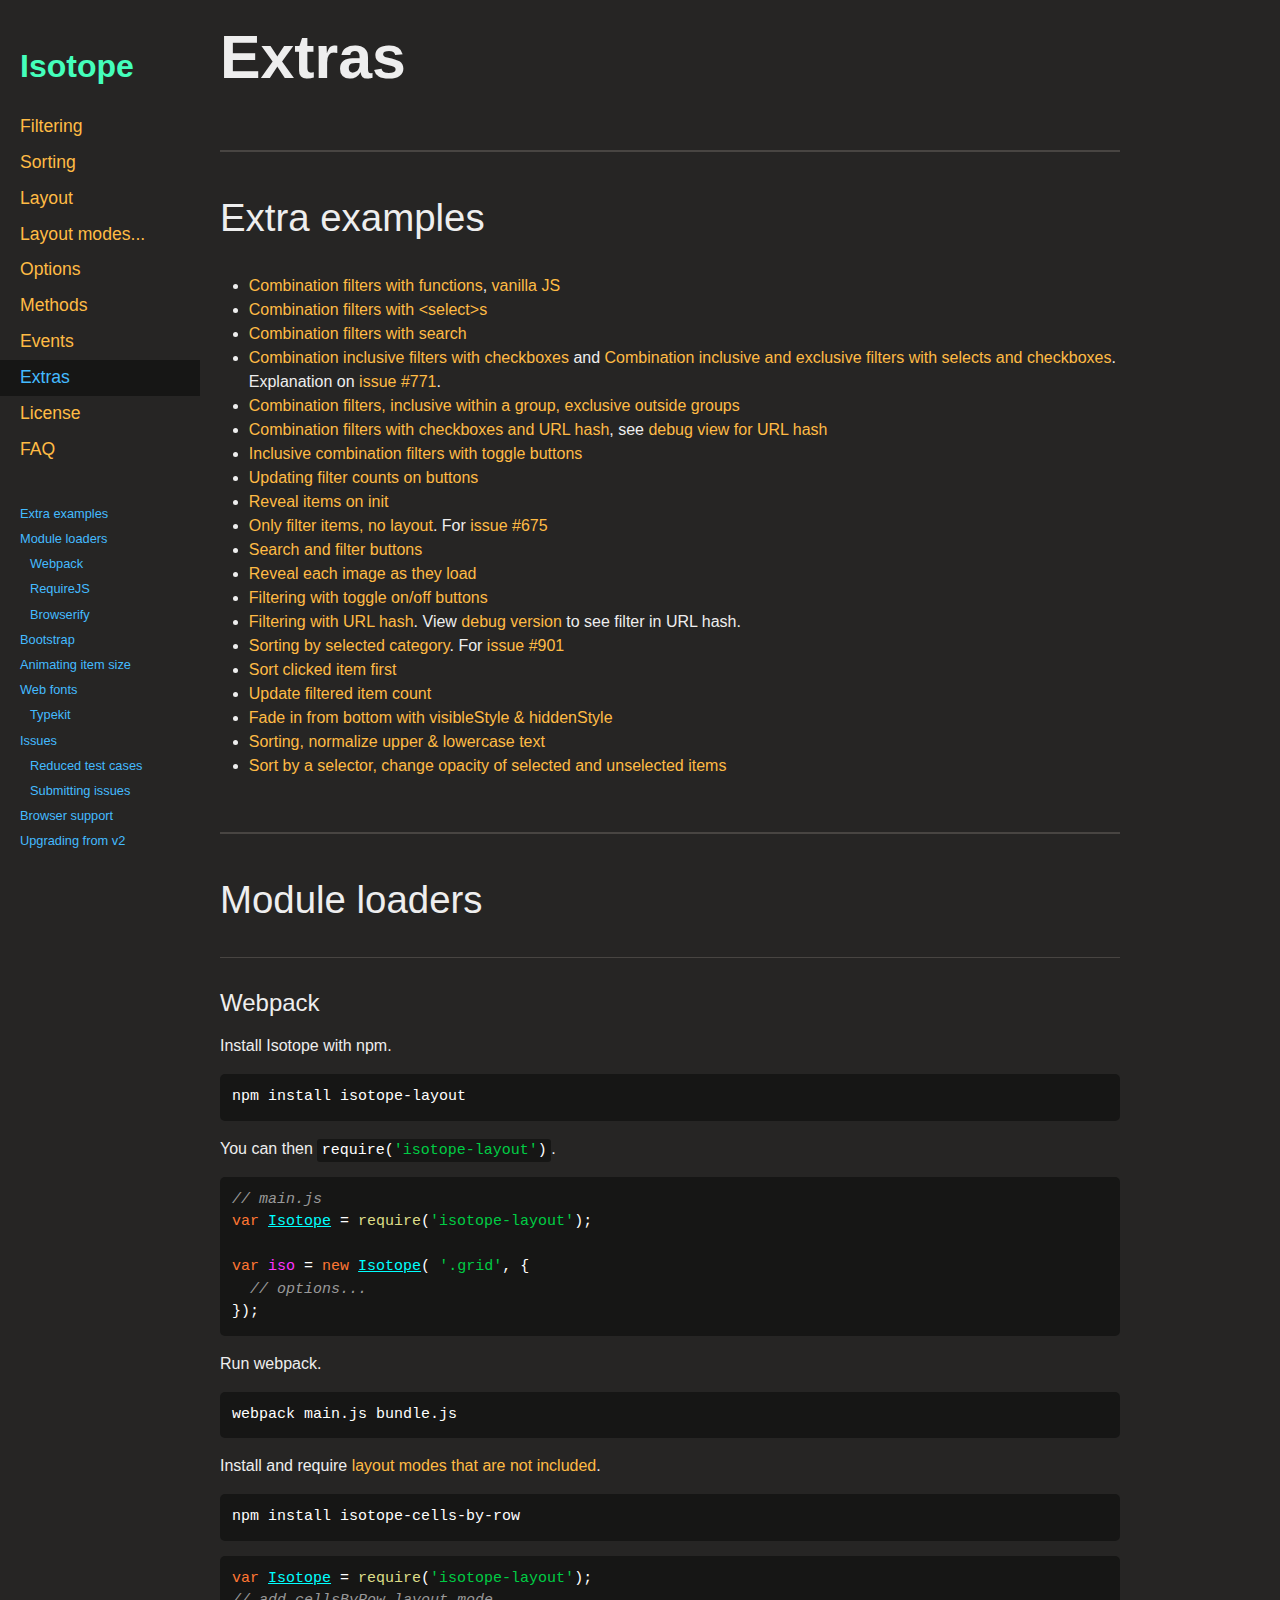
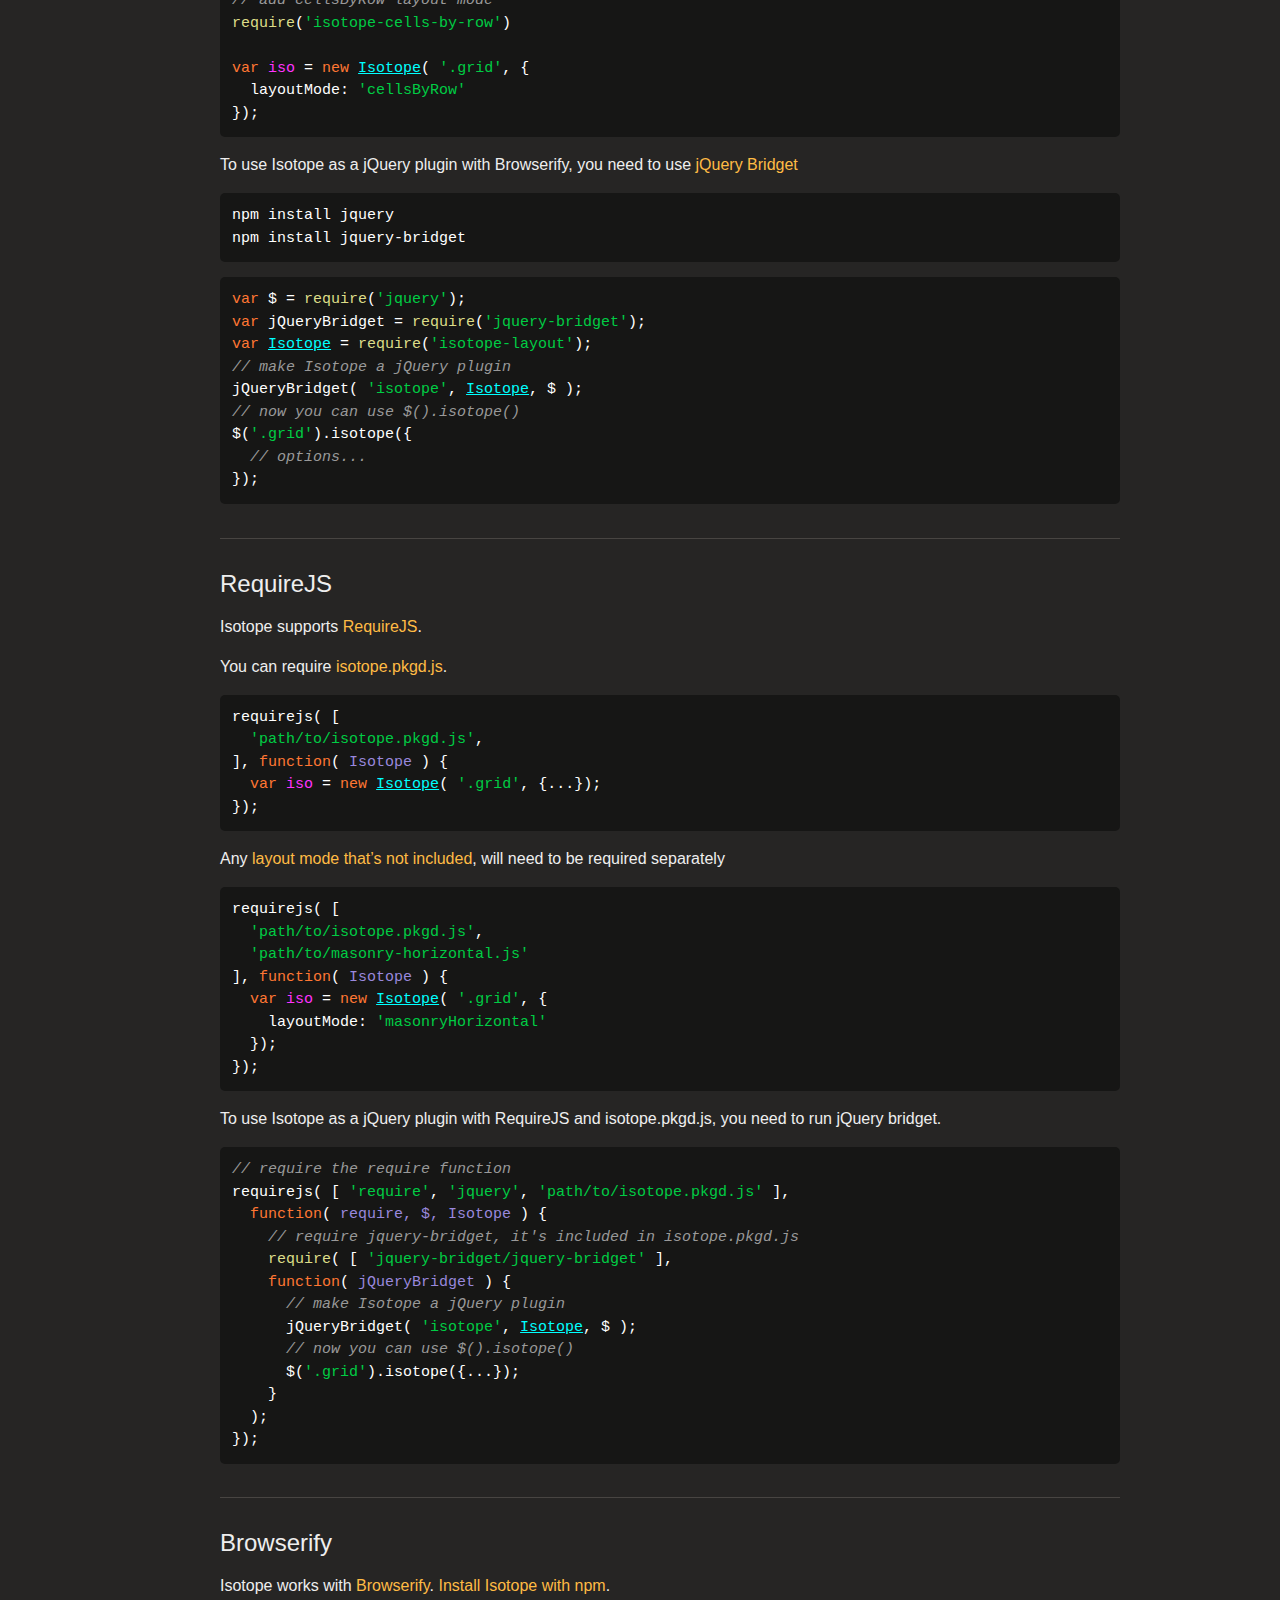
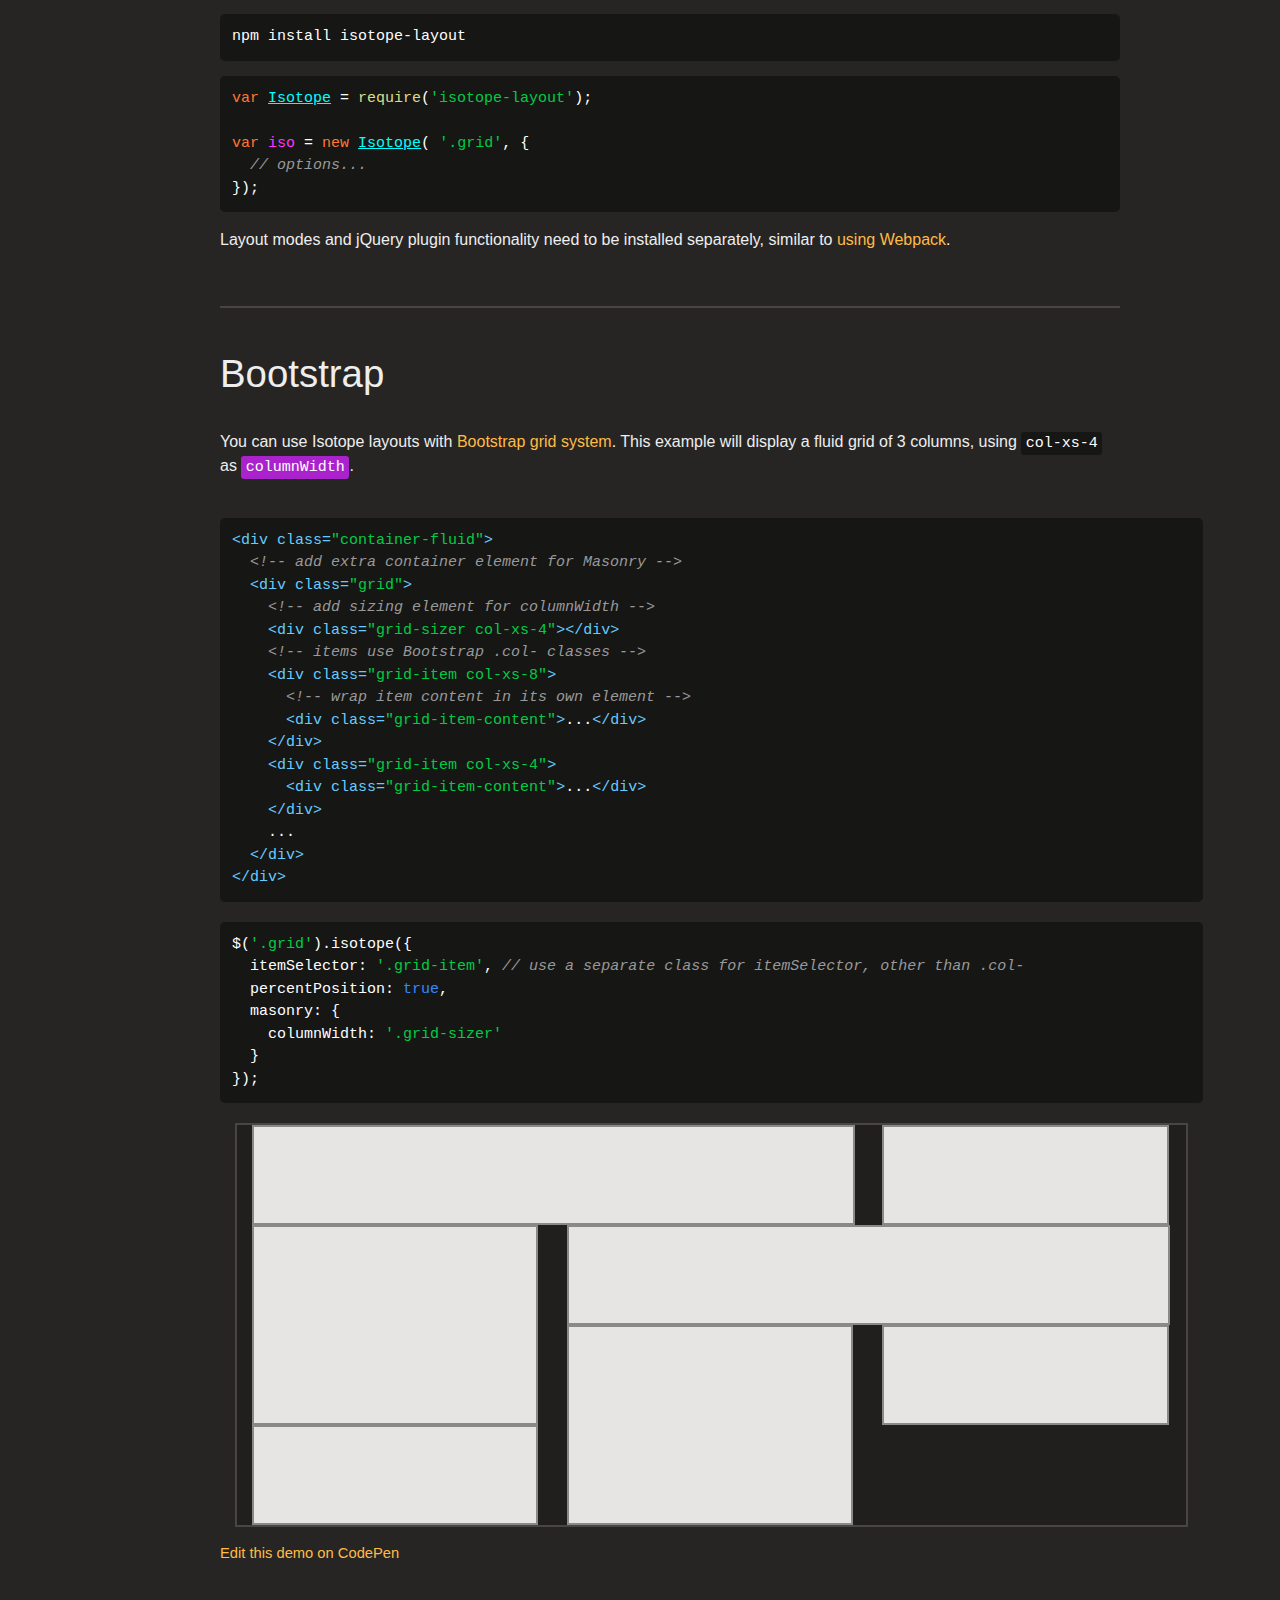
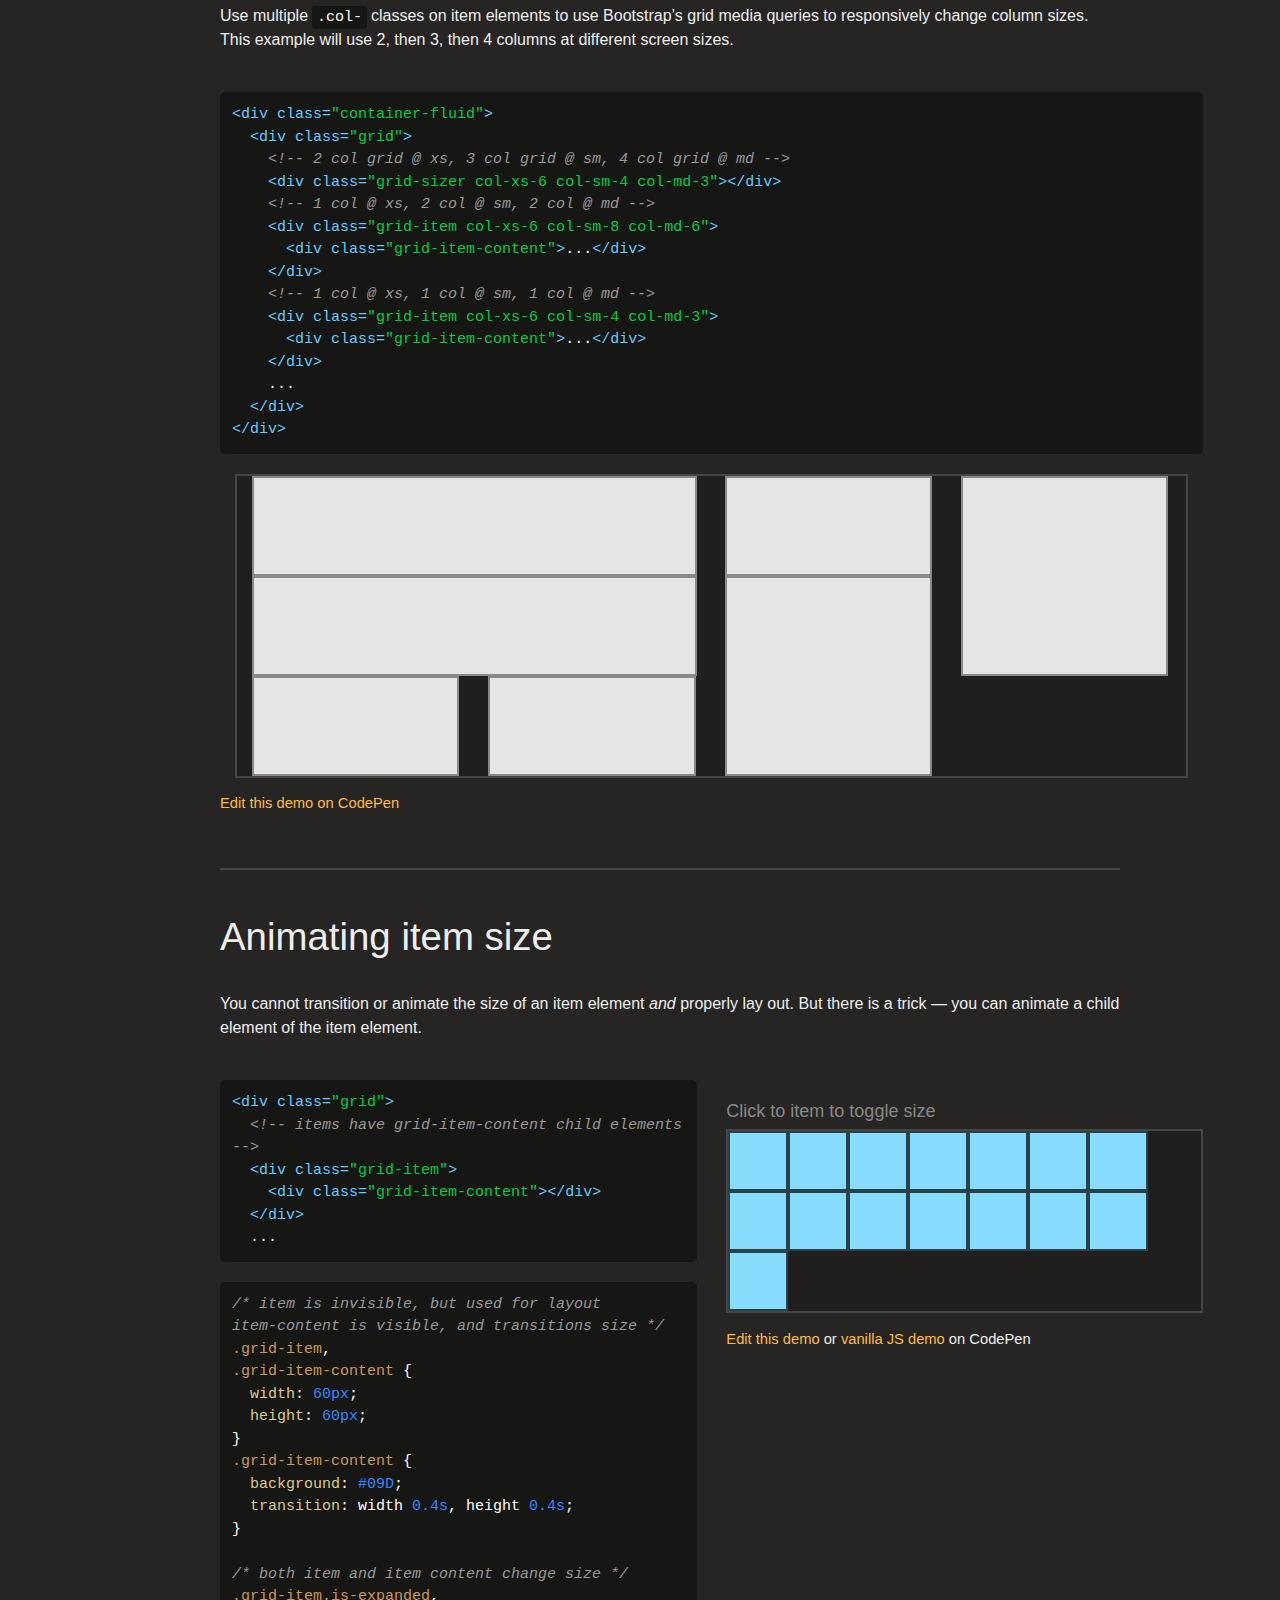
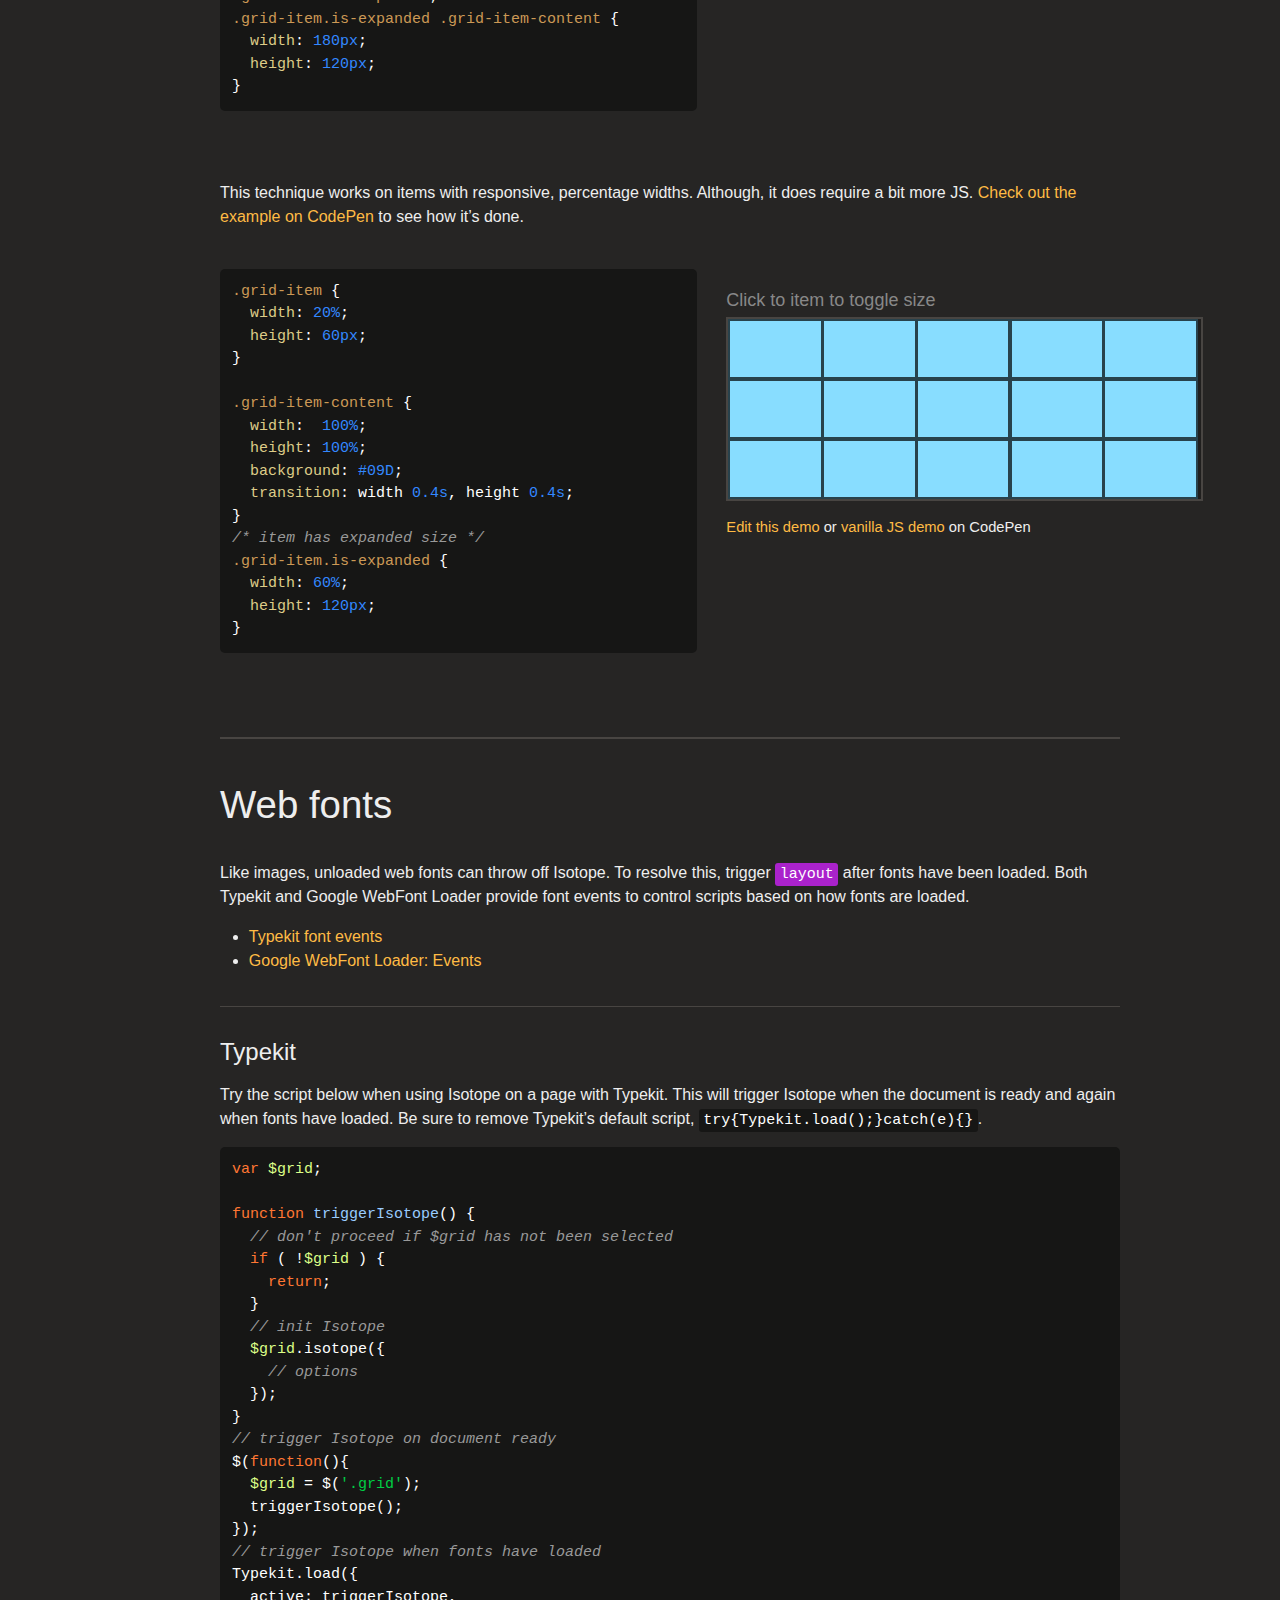
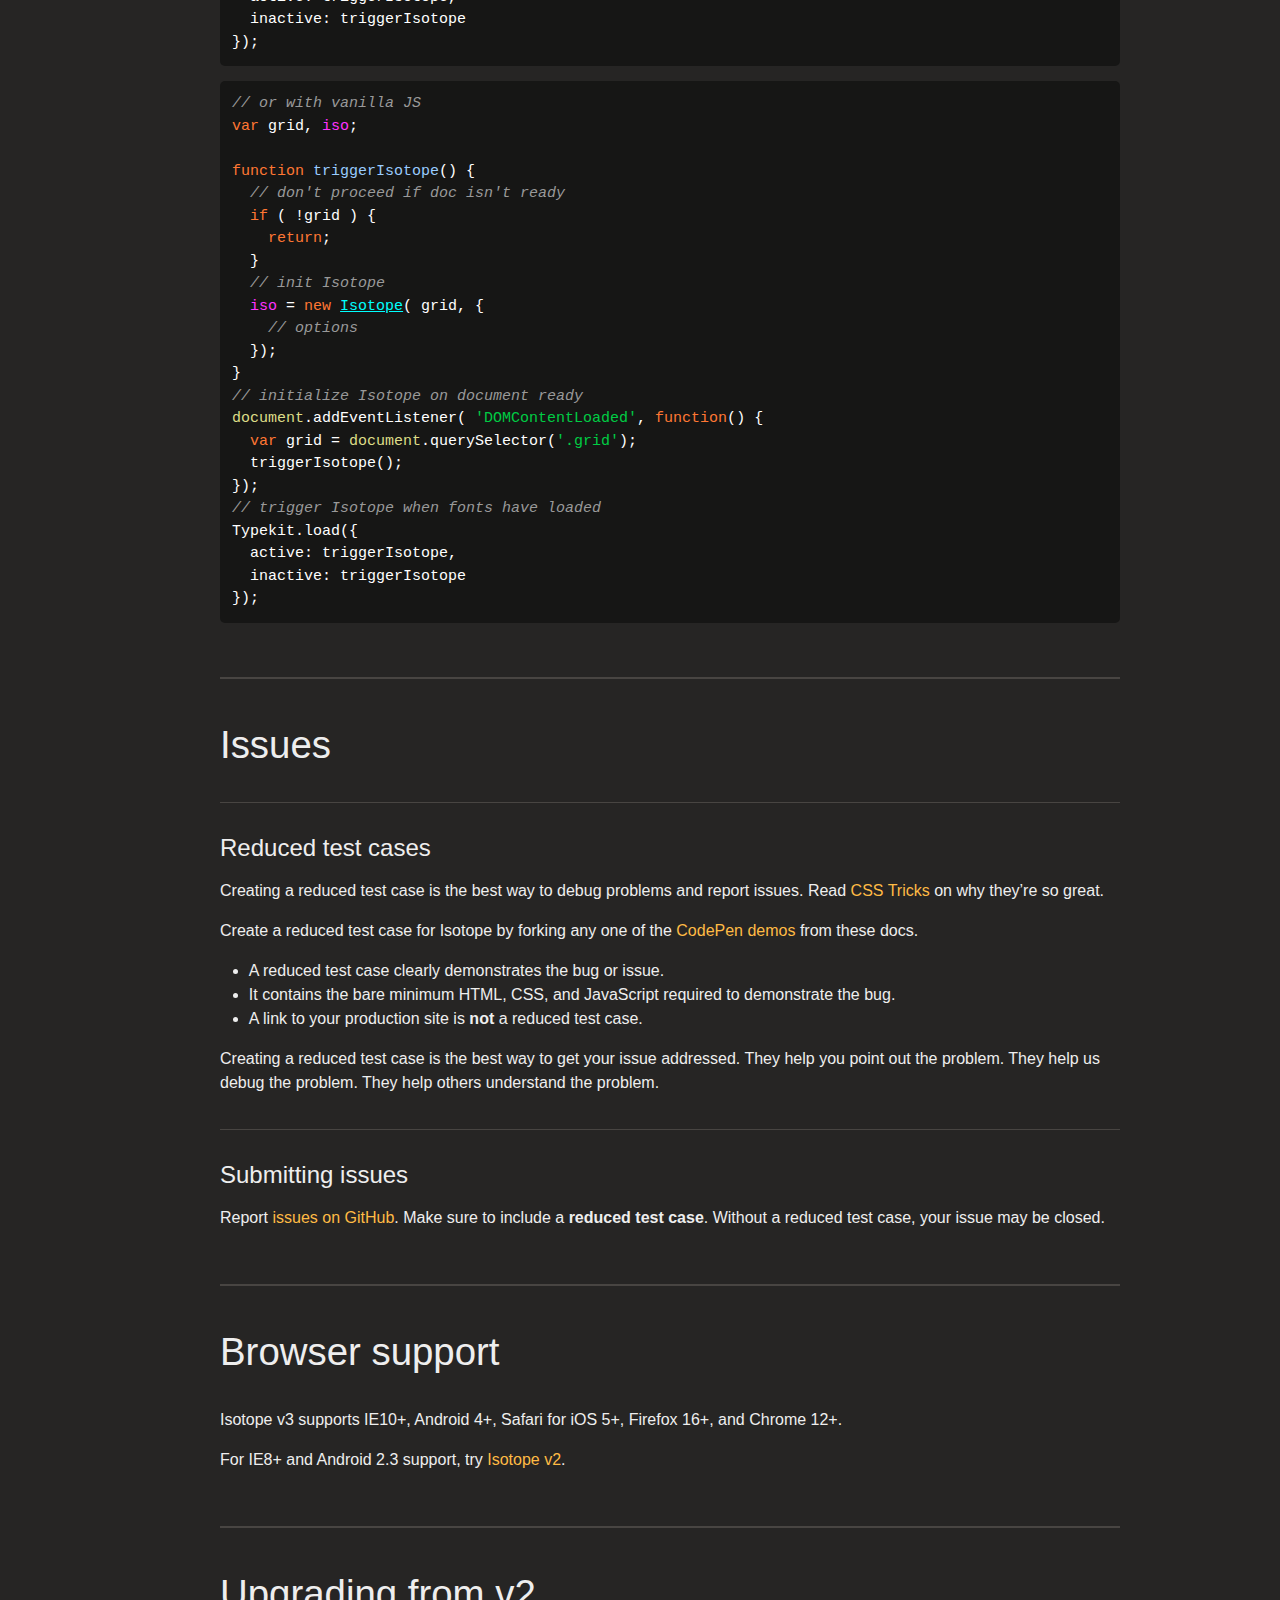
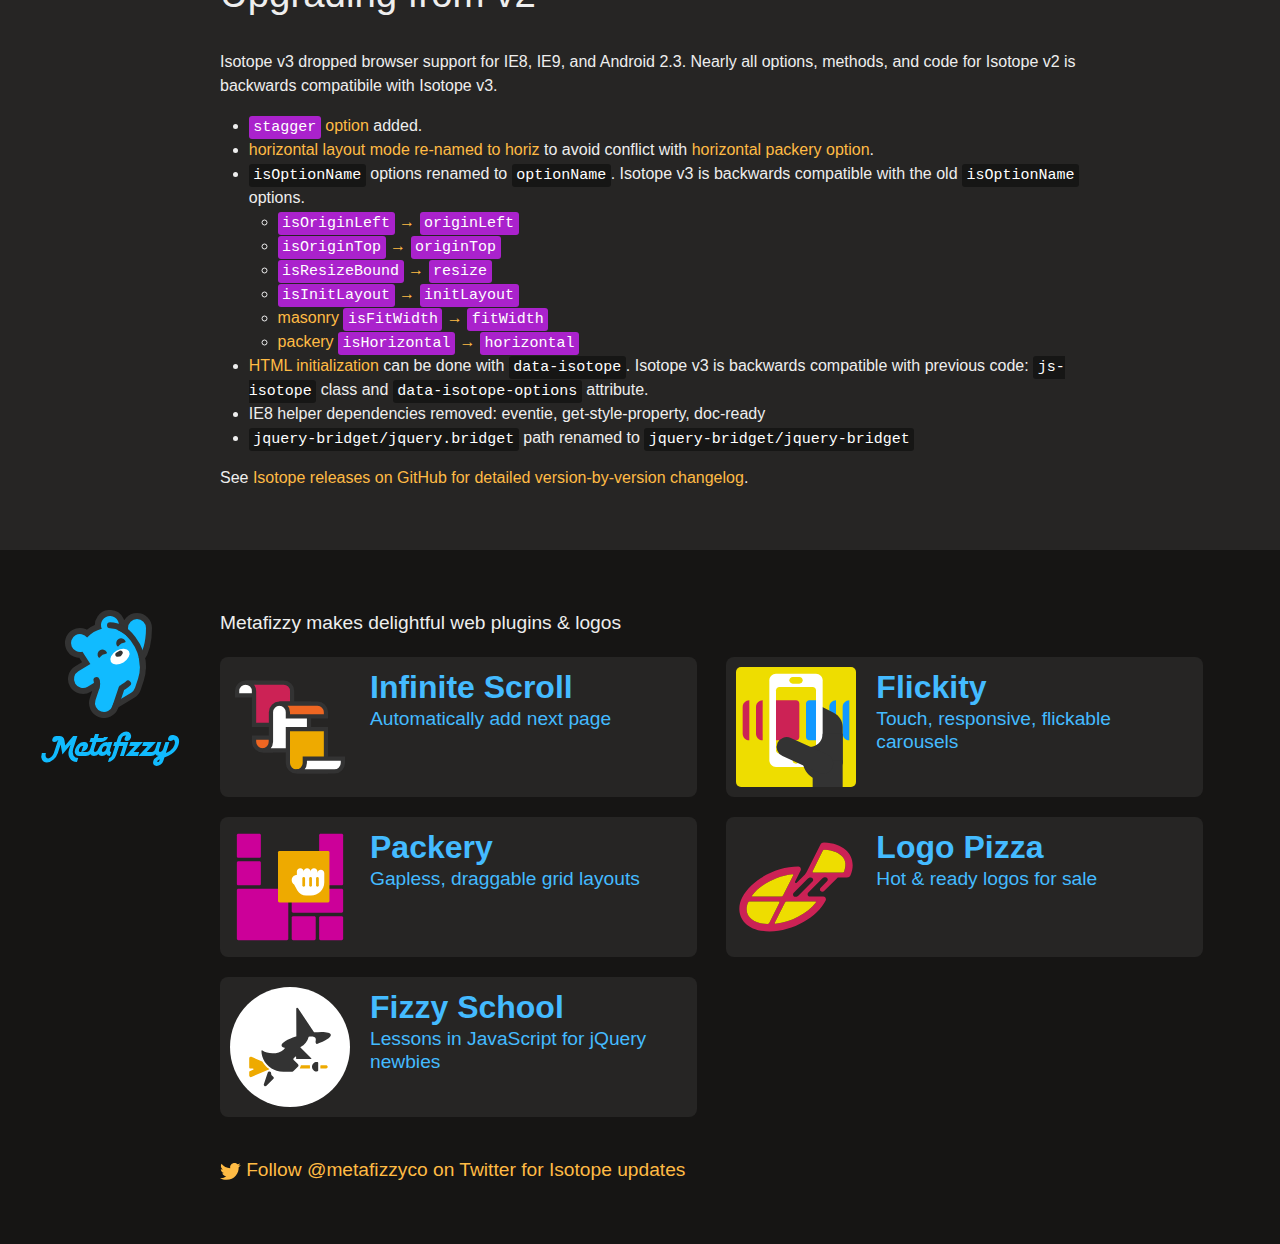
<file: public/vendor/isotope-docs/extras.html>
<!doctype html>
<html class="export" lang="en">
<head>
  <meta charset="utf-8">
  <meta name="viewport" content="width=device-width">
  <meta name="description" content="Filter &amp; sort magical layouts">

  <title>Isotope &#xB7; Extras</title>

    <!-- Isotope does not require any CSS files -->
    <link rel="stylesheet" href="css/isotope-docs.css?6" media="screen">

  <meta name="twitter:card" content="summary">
  <meta name="twitter:site" content="@metafizzyco">
  <meta name="twitter:url" content="https://isotope.metafizzy.co/extras.html">
  <meta name="twitter:title" content="Isotope Extras">
  <meta name="twitter:description" content="Filter &amp; sort magical layouts">

</head>
<body class="page--extras">


  <div class="nav">
    <h1 class="nav__title"><a href=".">Isotope</a></h1>
  
    <ol class="site-nav">
      <li class="site-nav__item site-nav__item--filtering">
        <a class="site-nav__item__link" href="filtering.html">Filtering</a></li>
      <li class="site-nav__item site-nav__item--sorting">
        <a class="site-nav__item__link" href="sorting.html">Sorting</a></li>
      <li class="site-nav__item site-nav__item--layout ">
        <a class="site-nav__item__link" href="layout.html">Layout</a>
      </li>
      <li class="site-nav__item site-nav__item--layout-modes sub-nav-parent">
        <a class="site-nav__item__link" href="layout-modes.html">Layout modes</a>
        <ul class="sub-nav">
            <li class="sub-nav__item sub-nav__item--masonry">
              <a class="sub-nav__item__link" href="layout-modes/masonry.html">masonry</a></li>
            <li class="sub-nav__item sub-nav__item--fitrows">
              <a class="sub-nav__item__link" href="layout-modes/fitrows.html">fitRows</a></li>
            <li class="sub-nav__item sub-nav__item--vertical">
              <a class="sub-nav__item__link" href="layout-modes/vertical.html">vertical</a></li>
            <li class="sub-nav__item sub-nav__item--packery">
              <a class="sub-nav__item__link" href="layout-modes/packery.html">packery</a></li>
            <li class="sub-nav__item sub-nav__item--cellsbyrow">
              <a class="sub-nav__item__link" href="layout-modes/cellsbyrow.html">cellsByRow</a></li>
            <li class="sub-nav__item sub-nav__item--masonryhorizontal">
              <a class="sub-nav__item__link" href="layout-modes/masonryhorizontal.html">masonryHorizontal</a></li>
            <li class="sub-nav__item sub-nav__item--fitcolumns">
              <a class="sub-nav__item__link" href="layout-modes/fitcolumns.html">fitColumns</a></li>
            <li class="sub-nav__item sub-nav__item--cellsbycolumn">
              <a class="sub-nav__item__link" href="layout-modes/cellsbycolumn.html">cellsByColumn</a></li>
            <li class="sub-nav__item sub-nav__item--horiz">
              <a class="sub-nav__item__link" href="layout-modes/horiz.html">horiz</a></li>
        </ul>
      </li>
      <li class="site-nav__item site-nav__item--options">
        <a class="site-nav__item__link" href="options.html">Options</a></li>
      <li class="site-nav__item site-nav__item--methods">
        <a class="site-nav__item__link" href="methods.html">Methods</a></li>
      <li class="site-nav__item site-nav__item--events">
        <a class="site-nav__item__link" href="events.html">Events</a></li>
      <li class="site-nav__item site-nav__item--extras">
        <a class="site-nav__item__link" href="extras.html">Extras</a></li>
      <li class="site-nav__item site-nav__item--license">
        <a class="site-nav__item__link" href="license.html">License</a></li>
      <li class="site-nav__item site-nav__item--faq">
        <a class="site-nav__item__link" href="faq.html">FAQ</a></li>
    </ol>
  
    <ul class="page-nav" data-js="page-nav">
<li class="page-nav__item page-nav__item--h2"><a href="#extra-examples">Extra examples</a></li>
<li class="page-nav__item page-nav__item--h2"><a href="#module-loaders">Module loaders</a></li>
<li class="page-nav__item page-nav__item--h3"><a href="#webpack">Webpack</a></li>
<li class="page-nav__item page-nav__item--h3"><a href="#requirejs">RequireJS</a></li>
<li class="page-nav__item page-nav__item--h3"><a href="#browserify">Browserify</a></li>
<li class="page-nav__item page-nav__item--h2"><a href="#bootstrap">Bootstrap</a></li>
<li class="page-nav__item page-nav__item--h2"><a href="#animating-item-size">Animating item size</a></li>
<li class="page-nav__item page-nav__item--h2"><a href="#web-fonts">Web fonts</a></li>
<li class="page-nav__item page-nav__item--h3"><a href="#typekit">Typekit</a></li>
<li class="page-nav__item page-nav__item--h2"><a href="#issues">Issues</a></li>
<li class="page-nav__item page-nav__item--h3"><a href="#reduced-test-cases">Reduced test cases</a></li>
<li class="page-nav__item page-nav__item--h3"><a href="#submitting-issues">Submitting issues</a></li>
<li class="page-nav__item page-nav__item--h2"><a href="#browser-support">Browser support</a></li>
<li class="page-nav__item page-nav__item--h2"><a href="#upgrading-from-v2">Upgrading from v2</a></li>
</ul>
  </div>


  <div id="content" class="main">
    <div class="container">
        <h1>Extras</h1>



<h2 id="extra-examples">Extra examples</h2>

<ul>
  <li><a href="https://codepen.io/desandro/pen/owAyG/">Combination filters with functions</a>, <a href="https://codepen.io/desandro/pen/pOjMdx">vanilla JS</a></li>
  <li><a href="https://codepen.io/desandro/pen/GBJERB">Combination filters with &lt;select&gt;s</a></li>
  <li><a href="https://codepen.io/desandro/pen/WyOZjx">Combination filters with search</a></li>
  <li><a href="https://codepen.io/desandro/pen/JGKyrY">Combination inclusive filters with checkboxes</a> and <a href="https://codepen.io/desandro/pen/GFbAs">Combination inclusive and exclusive filters with selects and checkboxes</a>. Explanation on <a href="https://github.com/metafizzy/isotope/issues/771#issuecomment-50991110">issue #771</a>.</li>
  <li><a href="https://codepen.io/desandro/pen/MebyMR">Combination filters, inclusive within a group, exclusive outside groups</a></li>
  <li><a href="https://codepen.io/desandro/pen/NgqxjW">Combination filters with checkboxes and URL hash</a>, see <a href="https://s.codepen.io/desandro/debug/NgqxjW#filter=.green%2C.orange">debug view for URL hash</a></li>
  <li><a href="https://codepen.io/desandro/pen/zrMXQv">Inclusive combination filters with toggle buttons</a></li>
  <li><a href="https://codepen.io/desandro/pen/pyxwem/">Updating filter counts on buttons</a></li>
  <li><a href="https://codepen.io/desandro/pen/Kpvyd">Reveal items on init</a></li>
  <li><a href="https://codepen.io/desandro/pen/AEslp">Only filter items, no layout</a>. For <a href="https://github.com/metafizzy/isotope/issues/675#issuecomment-40675160">issue #675</a></li>
  <li><a href="https://codepen.io/desandro/pen/mCdbD">Search and filter buttons</a></li>
  <li><a href="https://codepen.io/desandro/pen/bsHix">Reveal each image as they load</a></li>
  <li><a href="https://codepen.io/desandro/pen/vEJbNr">Filtering with toggle on/off buttons</a></li>
  <li><a href="https://codepen.io/desandro/pen/vErxXj">Filtering with URL hash</a>. View <a href="https://s.codepen.io/desandro/debug/vErxXj#filter=%3Anot(.transition)">debug version</a> to see filter in URL hash.</li>
  <li><a href="https://codepen.io/desandro/pen/zGZywM">Sorting by selected category</a>. For <a href="https://github.com/metafizzy/isotope/issues/901">issue #901</a></li>
  <li><a href="https://codepen.io/desandro/pen/dXYBRE">Sort clicked item first</a></li>
  <li><a href="https://codepen.io/desandro/pen/pbkbBO">Update filtered item count</a></li>
  <li><a href="https://codepen.io/desandro/pen/qjXKBp">Fade in from bottom with visibleStyle &amp; hiddenStyle</a></li>
  <li><a href="https://codepen.io/desandro/pen/OQwEgK">Sorting, normalize upper &amp; lowercase text</a></li>
  <li><a href="https://codepen.io/desandro/pen/WJoOrM/">Sort by a selector, change opacity of selected and unselected items</a></li>
</ul>


<h2 id="module-loaders">Module loaders</h2>


<h3 id="webpack">Webpack</h3>

<p>Install Isotope with npm.</p>

<pre><code class="bash">npm install isotope-layout
</code></pre>

<p>You can then <code>require(<span class="string">&apos;isotope-layout&apos;</span>)</code>.</p>

<pre><code class="js"><span class="comment">// main.js</span>
<span class="keyword">var</span> <span class="isotope_keyword">Isotope</span> = <span class="built_in">require</span>(<span class="string">&apos;isotope-layout&apos;</span>);

<span class="keyword">var</span> <span class="isotope_var">iso</span> = <span class="keyword">new</span> <span class="isotope_keyword">Isotope</span>( <span class="string">&apos;.grid&apos;</span>, {
  <span class="comment">// options...</span>
});
</code></pre>

<p>Run webpack.</p>


<pre><code class="bash">webpack main.js bundle.js
</code></pre>

<p>Install and require <a href="layout-modes.html#included-modes">layout modes that are not included</a>.</p>

<pre><code class="bash">npm install isotope-cells-by-row
</code></pre>

<pre><code class="js"><span class="keyword">var</span> <span class="isotope_keyword">Isotope</span> = <span class="built_in">require</span>(<span class="string">&apos;isotope-layout&apos;</span>);
<span class="comment">// add cellsByRow layout mode</span>
<span class="built_in">require</span>(<span class="string">&apos;isotope-cells-by-row&apos;</span>)

<span class="keyword">var</span> <span class="isotope_var">iso</span> = <span class="keyword">new</span> <span class="isotope_keyword">Isotope</span>( <span class="string">&apos;.grid&apos;</span>, {
  <span class="attr">layoutMode</span>: <span class="string">&apos;cellsByRow&apos;</span>
});
</code></pre>

<p id="browserify-jquery">To use Isotope as a jQuery plugin with Browserify, you need to use <a href="https://www.npmjs.com/package/jquery-bridget">jQuery Bridget</a></p>

<pre><code class="bash">npm install jquery
npm install jquery-bridget
</code></pre>

<pre><code class="js"><span class="keyword">var</span> $ = <span class="built_in">require</span>(<span class="string">&apos;jquery&apos;</span>);
<span class="keyword">var</span> jQueryBridget = <span class="built_in">require</span>(<span class="string">&apos;jquery-bridget&apos;</span>);
<span class="keyword">var</span> <span class="isotope_keyword">Isotope</span> = <span class="built_in">require</span>(<span class="string">&apos;isotope-layout&apos;</span>);
<span class="comment">// make Isotope a jQuery plugin</span>
jQueryBridget( <span class="string">&apos;isotope&apos;</span>, <span class="isotope_keyword">Isotope</span>, $ );
<span class="comment">// now you can use $().isotope()</span>
$(<span class="string">&apos;.grid&apos;</span>).isotope({
  <span class="comment">// options...</span>
});
</code></pre>



<h3 id="requirejs">RequireJS</h3>

<p>Isotope supports <a href="http://requirejs.org">RequireJS</a>.</p>

<p>You can require <a href="isotope.pkgd.js">isotope.pkgd.js</a>.</p>

<pre><code class="js">requirejs( [
  <span class="string">&apos;path/to/isotope.pkgd.js&apos;</span>,
], <span class="function"><span class="keyword">function</span>(<span class="params"> Isotope </span>) </span>{
  <span class="keyword">var</span> <span class="isotope_var">iso</span> = <span class="keyword">new</span> <span class="isotope_keyword">Isotope</span>( <span class="string">&apos;.grid&apos;</span>, {...});
});
</code></pre>

<p id="requirejs-layout-modes">Any <a href="layout-modes.html#included-modes">layout mode that&#x2019;s not included</a>, will need to be required separately</p>

<pre><code class="js">requirejs( [
  <span class="string">&apos;path/to/isotope.pkgd.js&apos;</span>,
  <span class="string">&apos;path/to/masonry-horizontal.js&apos;</span>
], <span class="function"><span class="keyword">function</span>(<span class="params"> Isotope </span>) </span>{
  <span class="keyword">var</span> <span class="isotope_var">iso</span> = <span class="keyword">new</span> <span class="isotope_keyword">Isotope</span>( <span class="string">&apos;.grid&apos;</span>, {
    <span class="attr">layoutMode</span>: <span class="string">&apos;masonryHorizontal&apos;</span>
  });
});
</code></pre>

<p id="requirejs-pkgd-jquery">To use Isotope as a jQuery plugin with RequireJS and isotope.pkgd.js, you need to run jQuery bridget.</p>


<pre><code class="js"><span class="comment">// require the require function</span>
requirejs( [ <span class="string">&apos;require&apos;</span>, <span class="string">&apos;jquery&apos;</span>, <span class="string">&apos;path/to/isotope.pkgd.js&apos;</span> ],
  <span class="function"><span class="keyword">function</span>(<span class="params"> require, $, Isotope </span>) </span>{
    <span class="comment">// require jquery-bridget, it&apos;s included in isotope.pkgd.js</span>
    <span class="built_in">require</span>( [ <span class="string">&apos;jquery-bridget/jquery-bridget&apos;</span> ],
    <span class="function"><span class="keyword">function</span>(<span class="params"> jQueryBridget </span>) </span>{
      <span class="comment">// make Isotope a jQuery plugin</span>
      jQueryBridget( <span class="string">&apos;isotope&apos;</span>, <span class="isotope_keyword">Isotope</span>, $ );
      <span class="comment">// now you can use $().isotope()</span>
      $(<span class="string">&apos;.grid&apos;</span>).isotope({...});
    }
  );
});
</code></pre>



<h3 id="browserify">Browserify</h3>

<p>Isotope works with <a href="http://browserify.org">Browserify</a>. <a href="https://www.npmjs.com/package/isotope-layout">Install Isotope with npm</a>.</p>

<pre><code>npm install isotope-layout
</code></pre>

<pre><code class="js"><span class="keyword">var</span> <span class="isotope_keyword">Isotope</span> = <span class="built_in">require</span>(<span class="string">&apos;isotope-layout&apos;</span>);

<span class="keyword">var</span> <span class="isotope_var">iso</span> = <span class="keyword">new</span> <span class="isotope_keyword">Isotope</span>( <span class="string">&apos;.grid&apos;</span>, {
  <span class="comment">// options...</span>
});
</code></pre>

<p>Layout modes and jQuery plugin functionality need to be installed separately, similar to <a href="#webpack">using Webpack</a>.</p>


<h2 id="bootstrap">Bootstrap</h2>

<p>You can use Isotope layouts with <a href="http://getbootstrap.com/css/#grid">Bootstrap grid system</a>. This example will display a fluid grid of 3 columns, using <code>col-xs-4</code> as <a href="layout-modes/masonry.html#columnwidth"><code>columnWidth</code></a>.</p>

<div class="example">
  <div class="example__code">
<pre><code class="html"><span class="tag">&lt;<span class="name">div</span> <span class="attr">class</span>=<span class="string">&quot;container-fluid&quot;</span>&gt;</span>
  <span class="comment">&lt;!-- add extra container element for Masonry --&gt;</span>
  <span class="tag">&lt;<span class="name">div</span> <span class="attr">class</span>=<span class="string">&quot;grid&quot;</span>&gt;</span>
    <span class="comment">&lt;!-- add sizing element for columnWidth --&gt;</span>
    <span class="tag">&lt;<span class="name">div</span> <span class="attr">class</span>=<span class="string">&quot;grid-sizer col-xs-4&quot;</span>&gt;</span><span class="tag">&lt;/<span class="name">div</span>&gt;</span>
    <span class="comment">&lt;!-- items use Bootstrap .col- classes --&gt;</span>
    <span class="tag">&lt;<span class="name">div</span> <span class="attr">class</span>=<span class="string">&quot;grid-item col-xs-8&quot;</span>&gt;</span>
      <span class="comment">&lt;!-- wrap item content in its own element --&gt;</span>
      <span class="tag">&lt;<span class="name">div</span> <span class="attr">class</span>=<span class="string">&quot;grid-item-content&quot;</span>&gt;</span>...<span class="tag">&lt;/<span class="name">div</span>&gt;</span>
    <span class="tag">&lt;/<span class="name">div</span>&gt;</span>
    <span class="tag">&lt;<span class="name">div</span> <span class="attr">class</span>=<span class="string">&quot;grid-item col-xs-4&quot;</span>&gt;</span>
      <span class="tag">&lt;<span class="name">div</span> <span class="attr">class</span>=<span class="string">&quot;grid-item-content&quot;</span>&gt;</span>...<span class="tag">&lt;/<span class="name">div</span>&gt;</span>
    <span class="tag">&lt;/<span class="name">div</span>&gt;</span>
    ...
  <span class="tag">&lt;/<span class="name">div</span>&gt;</span>
<span class="tag">&lt;/<span class="name">div</span>&gt;</span>
</code></pre>

<pre><code class="js">$(<span class="string">&apos;.grid&apos;</span>).isotope({
  <span class="attr">itemSelector</span>: <span class="string">&apos;.grid-item&apos;</span>, <span class="comment">// use a separate class for itemSelector, other than .col-</span>
  percentPosition: <span class="literal">true</span>,
  <span class="attr">masonry</span>: {
    <span class="attr">columnWidth</span>: <span class="string">&apos;.grid-sizer&apos;</span>
  }
});
</code></pre>
  </div>
  <div class="example__demo">
  
    <div class="bootstrap-3__container-fluid">
      <div class="grid js-masonry" data-masonry-options="{ &quot;itemSelector&quot;: &quot;.bootstrap-3__grid-item&quot;, &quot;columnWidth&quot;: &quot;.grid-sizer&quot;, &quot;percentPosition&quot;: true }">
        <div class="grid-sizer bootstrap-3__col-xs-4"></div>
        <div class="bootstrap-3__grid-item bootstrap-3__col-xs-8">
          <div class="bootstrap-3__grid-item-content"></div>
        </div>
        <div class="bootstrap-3__grid-item bootstrap-3__col-xs-4">
          <div class="bootstrap-3__grid-item-content"></div>
        </div>
        <div class="bootstrap-3__grid-item bootstrap-3__col-xs-4">
          <div class="bootstrap-3__grid-item-content bootstrap-3__grid-item-content--height2"></div>
        </div>
        <div class="bootstrap-3__grid-item bootstrap-3__col-xs-8">
          <div class="bootstrap-3__grid-item-content"></div>
        </div>
        <div class="bootstrap-3__grid-item bootstrap-3__col-xs-4">
          <div class="bootstrap-3__grid-item-content bootstrap-3__grid-item-content--height2"></div>
        </div>
        <div class="bootstrap-3__grid-item bootstrap-3__col-xs-4">
          <div class="bootstrap-3__grid-item-content"></div>
        </div>
        <div class="bootstrap-3__grid-item bootstrap-3__col-xs-4">
          <div class="bootstrap-3__grid-item-content"></div>
        </div>
      </div>
  
    </div>
  
    <p class="edit-demo">
        <a href="https://codepen.io/desandro/pen/yeezdp">Edit this demo on CodePen</a>
    </p>
  </div>
</div>

<p>Use multiple <code>.col-</code> classes on item elements to use Bootstrap&#x2019;s grid media queries to responsively change column sizes. This example will use 2, then 3, then 4 columns at different screen sizes.</p>

<div class="example">
  <div class="example__code">
<pre><code class="html"><span class="tag">&lt;<span class="name">div</span> <span class="attr">class</span>=<span class="string">&quot;container-fluid&quot;</span>&gt;</span>
  <span class="tag">&lt;<span class="name">div</span> <span class="attr">class</span>=<span class="string">&quot;grid&quot;</span>&gt;</span>
    <span class="comment">&lt;!-- 2 col grid @ xs, 3 col grid @ sm, 4 col grid @ md --&gt;</span>
    <span class="tag">&lt;<span class="name">div</span> <span class="attr">class</span>=<span class="string">&quot;grid-sizer col-xs-6 col-sm-4 col-md-3&quot;</span>&gt;</span><span class="tag">&lt;/<span class="name">div</span>&gt;</span>
    <span class="comment">&lt;!-- 1 col @ xs, 2 col @ sm, 2 col @ md --&gt;</span>
    <span class="tag">&lt;<span class="name">div</span> <span class="attr">class</span>=<span class="string">&quot;grid-item col-xs-6 col-sm-8 col-md-6&quot;</span>&gt;</span>
      <span class="tag">&lt;<span class="name">div</span> <span class="attr">class</span>=<span class="string">&quot;grid-item-content&quot;</span>&gt;</span>...<span class="tag">&lt;/<span class="name">div</span>&gt;</span>
    <span class="tag">&lt;/<span class="name">div</span>&gt;</span>
    <span class="comment">&lt;!-- 1 col @ xs, 1 col @ sm, 1 col @ md --&gt;</span>
    <span class="tag">&lt;<span class="name">div</span> <span class="attr">class</span>=<span class="string">&quot;grid-item col-xs-6 col-sm-4 col-md-3&quot;</span>&gt;</span>
      <span class="tag">&lt;<span class="name">div</span> <span class="attr">class</span>=<span class="string">&quot;grid-item-content&quot;</span>&gt;</span>...<span class="tag">&lt;/<span class="name">div</span>&gt;</span>
    <span class="tag">&lt;/<span class="name">div</span>&gt;</span>
    ...
  <span class="tag">&lt;/<span class="name">div</span>&gt;</span>
<span class="tag">&lt;/<span class="name">div</span>&gt;</span>
</code></pre>
  </div>
  <div class="example__demo">
  
    <div class="bootstrap-3__container-fluid">
      <div class="grid js-masonry" data-masonry-options="{ &quot;itemSelector&quot;: &quot;.bootstrap-3__grid-item&quot;, &quot;columnWidth&quot;: &quot;.grid-sizer&quot;, &quot;percentPosition&quot;: true }">
        <div class="grid-sizer bootstrap-3__col-xs-6 bootstrap-3__col-sm-4 bootstrap-3__col-md-3"></div>
        <div class="bootstrap-3__grid-item bootstrap-3__col-xs-6 bootstrap-3__col-sm-8 bootstrap-3__col-md-6">
          <div class="bootstrap-3__grid-item-content"></div>
        </div>
        <div class="bootstrap-3__grid-item bootstrap-3__col-xs-6 bootstrap-3__col-sm-4 bootstrap-3__col-md-3">
          <div class="bootstrap-3__grid-item-content"></div>
        </div>
        <div class="bootstrap-3__grid-item bootstrap-3__col-xs-6 bootstrap-3__col-sm-4 bootstrap-3__col-md-3">
          <div class="bootstrap-3__grid-item-content bootstrap-3__grid-item-content--height2"></div>
        </div>
        <div class="bootstrap-3__grid-item bootstrap-3__col-xs-6 bootstrap-3__col-sm-8 bootstrap-3__col-md-6">
          <div class="bootstrap-3__grid-item-content"></div>
        </div>
        <div class="bootstrap-3__grid-item bootstrap-3__col-xs-6 bootstrap-3__col-sm-4 bootstrap-3__col-md-3">
          <div class="bootstrap-3__grid-item-content bootstrap-3__grid-item-content--height2"></div>
        </div>
        <div class="bootstrap-3__grid-item bootstrap-3__col-xs-6 bootstrap-3__col-sm-4 bootstrap-3__col-md-3">
          <div class="bootstrap-3__grid-item-content"></div>
        </div>
        <div class="bootstrap-3__grid-item bootstrap-3__col-xs-6 bootstrap-3__col-sm-4 bootstrap-3__col-md-3">
          <div class="bootstrap-3__grid-item-content"></div>
        </div>
      </div>
  
    </div>
  
    <p class="edit-demo">
        <a href="https://codepen.io/desandro/pen/addLrQ">Edit this demo on CodePen</a>
    </p>
  </div>
</div>


<h2 id="animating-item-size">Animating item size</h2>

<p>You cannot transition or animate the size of an item element <em>and</em> properly lay out. But there is a trick &#x2014; you can animate a child element of the item element.</p>

<div class="duo example">
  <div class="duo__cell example__code">
<pre><code class="html"><span class="tag">&lt;<span class="name">div</span> <span class="attr">class</span>=<span class="string">&quot;grid&quot;</span>&gt;</span>
  <span class="comment">&lt;!-- items have grid-item-content child elements --&gt;</span>
  <span class="tag">&lt;<span class="name">div</span> <span class="attr">class</span>=<span class="string">&quot;grid-item&quot;</span>&gt;</span>
    <span class="tag">&lt;<span class="name">div</span> <span class="attr">class</span>=<span class="string">&quot;grid-item-content&quot;</span>&gt;</span><span class="tag">&lt;/<span class="name">div</span>&gt;</span>
  <span class="tag">&lt;/<span class="name">div</span>&gt;</span>
  ...
</code></pre>

<pre><code class="css"><span class="comment">/* item is invisible, but used for layout
item-content is visible, and transitions size */</span>
<span class="selector-class">.grid-item</span>,
<span class="selector-class">.grid-item-content</span> {
  <span class="attribute">width</span>: <span class="number">60px</span>;
  <span class="attribute">height</span>: <span class="number">60px</span>;
}
<span class="selector-class">.grid-item-content</span> {
  <span class="attribute">background</span>: <span class="number">#09D</span>;
  <span class="attribute">transition</span>: width <span class="number">0.4s</span>, height <span class="number">0.4s</span>;
}

<span class="comment">/* both item and item content change size */</span>
<span class="selector-class">.grid-item</span><span class="selector-class">.is-expanded</span>,
<span class="selector-class">.grid-item</span><span class="selector-class">.is-expanded</span> <span class="selector-class">.grid-item-content</span> {
  <span class="attribute">width</span>: <span class="number">180px</span>;
  <span class="attribute">height</span>: <span class="number">120px</span>;
}
</code></pre>
  </div>
  <div class="duo__cell example__demo" data-js="animate-item-size">
    <p class="instruction">Click to item to toggle size</p>
    <div class="grid">
      <div class="animate-item-size-item">
        <div class="animate-item-size-item__content"></div>
      </div>
      <div class="animate-item-size-item">
        <div class="animate-item-size-item__content"></div>
      </div>
      <div class="animate-item-size-item">
        <div class="animate-item-size-item__content"></div>
      </div>
      <div class="animate-item-size-item">
        <div class="animate-item-size-item__content"></div>
      </div>
      <div class="animate-item-size-item">
        <div class="animate-item-size-item__content"></div>
      </div>
      <div class="animate-item-size-item">
        <div class="animate-item-size-item__content"></div>
      </div>
      <div class="animate-item-size-item">
        <div class="animate-item-size-item__content"></div>
      </div>
      <div class="animate-item-size-item">
        <div class="animate-item-size-item__content"></div>
      </div>
      <div class="animate-item-size-item">
        <div class="animate-item-size-item__content"></div>
      </div>
      <div class="animate-item-size-item">
        <div class="animate-item-size-item__content"></div>
      </div>
      <div class="animate-item-size-item">
        <div class="animate-item-size-item__content"></div>
      </div>
      <div class="animate-item-size-item">
        <div class="animate-item-size-item__content"></div>
      </div>
      <div class="animate-item-size-item">
        <div class="animate-item-size-item__content"></div>
      </div>
      <div class="animate-item-size-item">
        <div class="animate-item-size-item__content"></div>
      </div>
      <div class="animate-item-size-item">
        <div class="animate-item-size-item__content"></div>
      </div>
    </div>
    <p class="edit-demo">
        <a href="https://codepen.io/desandro/pen/jnhAi">Edit this demo</a>
        or <a href="https://codepen.io/desandro/pen/fztmB">vanilla JS demo</a> on CodePen
    </p>
  </div>
</div>

<p>This technique works on items with responsive, percentage widths. Although, it does require a bit more JS. <a href="https://codepen.io/desandro/pen/jGJKL">Check out the example on CodePen</a> to see how it&#x2019;s done.</p>

<div class="duo example">
  <div class="duo__cell example__code">
<pre><code class="css"><span class="selector-class">.grid-item</span> {
  <span class="attribute">width</span>: <span class="number">20%</span>;
  <span class="attribute">height</span>: <span class="number">60px</span>;
}

<span class="selector-class">.grid-item-content</span> {
  <span class="attribute">width</span>:  <span class="number">100%</span>;
  <span class="attribute">height</span>: <span class="number">100%</span>;
  <span class="attribute">background</span>: <span class="number">#09D</span>;
  <span class="attribute">transition</span>: width <span class="number">0.4s</span>, height <span class="number">0.4s</span>;
}
<span class="comment">/* item has expanded size */</span>
<span class="selector-class">.grid-item</span><span class="selector-class">.is-expanded</span> {
  <span class="attribute">width</span>: <span class="number">60%</span>;
  <span class="attribute">height</span>: <span class="number">120px</span>;
}
</code></pre>
  </div>
  <div class="duo__cell example__demo" data-js="animate-item-size-responsive">
    <p class="instruction">Click to item to toggle size</p>
    <div class="grid grid--animate-item-size-responsive">
      <div class="grid-sizer"></div>
      <div class="animate-item-size-item">
        <div class="animate-item-size-item__content"></div>
      </div>
      <div class="animate-item-size-item">
        <div class="animate-item-size-item__content"></div>
      </div>
      <div class="animate-item-size-item">
        <div class="animate-item-size-item__content"></div>
      </div>
      <div class="animate-item-size-item">
        <div class="animate-item-size-item__content"></div>
      </div>
      <div class="animate-item-size-item">
        <div class="animate-item-size-item__content"></div>
      </div>
      <div class="animate-item-size-item">
        <div class="animate-item-size-item__content"></div>
      </div>
      <div class="animate-item-size-item">
        <div class="animate-item-size-item__content"></div>
      </div>
      <div class="animate-item-size-item">
        <div class="animate-item-size-item__content"></div>
      </div>
      <div class="animate-item-size-item">
        <div class="animate-item-size-item__content"></div>
      </div>
      <div class="animate-item-size-item">
        <div class="animate-item-size-item__content"></div>
      </div>
      <div class="animate-item-size-item">
        <div class="animate-item-size-item__content"></div>
      </div>
      <div class="animate-item-size-item">
        <div class="animate-item-size-item__content"></div>
      </div>
      <div class="animate-item-size-item">
        <div class="animate-item-size-item__content"></div>
      </div>
      <div class="animate-item-size-item">
        <div class="animate-item-size-item__content"></div>
      </div>
      <div class="animate-item-size-item">
        <div class="animate-item-size-item__content"></div>
      </div>
    </div>
    <p class="edit-demo">
        <a href="https://codepen.io/desandro/pen/utGrv">Edit this demo</a>
        or <a href="https://codepen.io/desandro/pen/jeLKl">vanilla JS demo</a> on CodePen
    </p>
  </div>

</div>


<h2 id="web-fonts">Web fonts</h2>

<p>Like images, unloaded web fonts can throw off Isotope. To resolve this, trigger <a href="methods.html#layout"><code>layout</code></a> after fonts have been loaded. Both Typekit and Google WebFont Loader provide font events to control scripts based on how fonts are loaded.</p>

<ul>
  <li><a href="http://blog.typekit.com/2010/10/18/more-control-with-typekits-font-events/">Typekit font events</a></li>
  <li><a href="https://developers.google.com/webfonts/docs/webfont_loader#Events">Google WebFont Loader: Events</a></li>
</ul>


<h3 id="typekit">Typekit</h3>

<p>Try the script below when using Isotope on a page with Typekit. This will trigger Isotope when the document is ready and again when fonts have loaded. Be sure to remove Typekit&#x2019;s default script, <code>try{Typekit.load();}catch(e){}</code>.</p>

<pre><code class="js"><span class="keyword">var</span> <span class="jquery_var">$grid</span>;

<span class="function"><span class="keyword">function</span> <span class="title">triggerIsotope</span>(<span class="params"></span>) </span>{
  <span class="comment">// don&apos;t proceed if $grid has not been selected</span>
  <span class="keyword">if</span> ( !<span class="jquery_var">$grid</span> ) {
    <span class="keyword">return</span>;
  }
  <span class="comment">// init Isotope</span>
  <span class="jquery_var">$grid</span>.isotope({
    <span class="comment">// options</span>
  });
}
<span class="comment">// trigger Isotope on document ready</span>
$(<span class="function"><span class="keyword">function</span>(<span class="params"></span>)</span>{
  <span class="jquery_var">$grid</span> = $(<span class="string">&apos;.grid&apos;</span>);
  triggerIsotope();
});
<span class="comment">// trigger Isotope when fonts have loaded</span>
Typekit.load({
  <span class="attr">active</span>: triggerIsotope,
  <span class="attr">inactive</span>: triggerIsotope
});
</code></pre>

<pre><code class="js"><span class="comment">// or with vanilla JS</span>
<span class="keyword">var</span> grid, <span class="isotope_var">iso</span>;

<span class="function"><span class="keyword">function</span> <span class="title">triggerIsotope</span>(<span class="params"></span>) </span>{
  <span class="comment">// don&apos;t proceed if doc isn&apos;t ready</span>
  <span class="keyword">if</span> ( !grid ) {
    <span class="keyword">return</span>;
  }
  <span class="comment">// init Isotope</span>
  <span class="isotope_var">iso</span> = <span class="keyword">new</span> <span class="isotope_keyword">Isotope</span>( grid, {
    <span class="comment">// options</span>
  });
}
<span class="comment">// initialize Isotope on document ready</span>
<span class="built_in">document</span>.addEventListener( <span class="string">&apos;DOMContentLoaded&apos;</span>, <span class="function"><span class="keyword">function</span>(<span class="params"></span>) </span>{
  <span class="keyword">var</span> grid = <span class="built_in">document</span>.querySelector(<span class="string">&apos;.grid&apos;</span>);
  triggerIsotope();
});
<span class="comment">// trigger Isotope when fonts have loaded</span>
Typekit.load({
  <span class="attr">active</span>: triggerIsotope,
  <span class="attr">inactive</span>: triggerIsotope
});
</code></pre>


<h2 id="issues">Issues</h2>

<h3 id="reduced-test-cases">Reduced test cases</h3>

<p>Creating a reduced test case is the best way to debug problems and report issues. Read <a href="https://css-tricks.com/reduced-test-cases/">CSS Tricks</a> on why they&#x2019;re so great.</p>

<p>Create a reduced test case for Isotope by forking any one of the <a href="https://codepen.io/desandro/tag/isotope-docs">CodePen demos</a> from these docs.</p>

<ul>
  <li>A reduced test case clearly demonstrates the bug or issue.</li>
  <li>It contains the bare minimum HTML, CSS, and JavaScript required to demonstrate the bug.</li>
  <li>A link to your production site is <b>not</b> a reduced test case.</li>
</ul>

<p>Creating a reduced test case is the best way to get your issue addressed. They help you point out the problem. They help us debug the problem. They help others understand the problem.</p>


<h3 id="submitting-issues">Submitting issues</h3>

<p>Report <a href="https://github.com/metafizzy/isotope/issues/">issues on GitHub</a>. Make sure to include a <strong>reduced test case</strong>. Without a reduced test case, your issue may be closed.</p>


<h2 id="browser-support">Browser support</h2>

<p>Isotope v3 supports IE10+, Android 4+, Safari for iOS 5+, Firefox 16+, and Chrome 12+.</p>

<p>For IE8+ and Android 2.3 support, try <a href="https://isotope.metafizzy.co/v2">Isotope v2</a>.</p>


<h2 id="upgrading-from-v2">Upgrading from v2</h2>

<p>Isotope v3 dropped browser support for IE8, IE9, and Android 2.3. Nearly all options, methods, and code for Isotope v2 is backwards compatibile with Isotope v3.</p>

<ul>
  <li><a href="options.html#stagger"><code>stagger</code> option</a> added.</li>
  <li><a href="layout-modes/horiz.html">horizontal layout mode re-named to horiz</a> to avoid conflict with <a href="layout-modes/packery.html#horizontal">horizontal packery option</a>.</li>
  <li><code>isOptionName</code> options renamed to <code>optionName</code>. Isotope v3 is backwards compatible with the old <code>isOptionName</code> options.
    <ul>
      <li><a href="options.html#originleft"><code>isOriginLeft</code> &#x2192; <code>originLeft</code></a></li>
      <li><a href="options.html#origintop"><code>isOriginTop</code> &#x2192; <code>originTop</code></a></li>
      <li><a href="options.html#resize"><code>isResizeBound</code> &#x2192; <code>resize</code></a></li>
      <li><a href="options.html#initlayout"><code>isInitLayout</code> &#x2192; <code>initLayout</code></a></li>
      <li><a href="layout-modes/masonry.html#fitwidth">masonry <code>isFitWidth</code> &#x2192; <code>fitWidth</code></a></li>
      <li><a href="layout-modes/packery.html#horizontal">packery <code>isHorizontal</code> &#x2192; <code>horizontal</code></a></li>
    </ul>
  </li>
  <li><a href=".#initialize-in-html">HTML initialization</a> can be done with <code>data-isotope</code>.  Isotope v3 is backwards compatible with previous code: <code>js-isotope</code> class and <code>data-isotope-options</code> attribute.</li>
  <li>IE8 helper dependencies removed: eventie, get-style-property, doc-ready</li>
  <li><code>jquery-bridget/jquery.bridget</code> path renamed to <code>jquery-bridget/jquery-bridget</code></li>
</ul>

<p>See <a href="https://github.com/metafizzy/isotope/releases">Isotope releases on GitHub for detailed version-by-version changelog</a>.</p>


    </div>
  </div>

  <footer class="site-footer">
  
    <div class="container">
  
      <p class="site-footer__copy">Metafizzy makes delightful web plugins &amp; logos</p>
  
      <div class="showcase">
      
        <ul class="showcase-item-list">
      
            <li class="showcase-item">
              <a class="showcase-item__link" href="https://infinite-scroll.com">
                <div class="showcase-item__image">
                    <svg class="infinite-scroll-illo" xmlns="http://www.w3.org/2000/svg" viewbox="0 0 520 520" width="200" height="200">
                      <path class="infinite-scroll-illo__page infinite-scroll-illo__page--back" d="M90,110H10V90c0-22,18-40,40-40h40V110z"/>
                      <path class="infinite-scroll-illo__page infinite-scroll-illo__page--front1" d="M270,90L270,90c0-22-18-40-40-40h0H50h0c22,0,40,18,40,40v0v0v160h180V90z"/>
                      <path class="infinite-scroll-illo__page infinite-scroll-illo__page--front2" d="M170,330v-20H90v20v0c0,22,18,40,40,40h0h40V330z"/>
                      <path class="infinite-scroll-illo__page infinite-scroll-illo__page--back" d="M350,150H210c-22,0-40,18-40,40v140v0c0,22-18,40-40,40h0h220V150z"/>
                      <path class="infinite-scroll-illo__page infinite-scroll-illo__page--front3" d="M430,470V270H250v160c0,22,18,40,40,40H430z"/>
                      <path class="infinite-scroll-illo__page infinite-scroll-illo__page--front2" d="M250,190v20h180v-20c0-22-18-40-40-40H210h0C232,150,250,168,250,190L250,190z"/>
                      <path class="infinite-scroll-illo__page infinite-scroll-illo__page--back" d="M330,410v20v0c0,22-18,40-40,40h0h180c22,0,40-18,40-40v-20H330z"/>
                    </svg>
                </div>
                <div class="showcase-item__text">
                  <h3 class="showcase-item__title">Infinite Scroll</h3>
                  <p class="showcase-item__description">Automatically add next page</p>
                </div>
              </a>
            </li>
      
            <li class="showcase-item">
              <a class="showcase-item__link" href="https://flickity.metafizzy.co">
                <div class="showcase-item__image">
                    <svg class="flickity-illo" xmlns="http://www.w3.org/2000/svg" viewbox="0 0 360 360" width="100" height="100">
                      <path class="flickity-illo__color1" fill="#19F" d="M300 220L300 220c-11 0-20-9-20-20v-80c0-11 9-20 20-20h0V220z"/>
                      <path class="flickity-illo__color1" fill="#19F" d="M340 220L340 220c-11 0-20-9-20-20v-80c0-11 9-20 20-20h0V220z"/>
                      <path class="flickity-illo__color2" fill="#333" d="M320 290V180c0-18-10-35-27-43L240 110v180H320z"/>
                      <path class="flickity-illo__color3" fill="white" d="M240 300H120c-11 0-20-9-20-20V40c0-11 9-20 20-20h120c11 0 20 9 20 20v240C260 291 251 300 240 300z"/>
                      <path class="flickity-illo__color4" fill="#ED0" d="M230 260H130c-6 0-10-5-10-10V70c0-6 5-10 10-10h100c6 0 10 5 10 10v180 C240 256 236 260 230 260z"/>
                      <path class="flickity-illo__color2" fill="#333" d="M260 200h60v81c0 32-26 59-59 59h0c-34 0-61-27-61-61V240h20 C242 240 260 222 260 200L260 200z"/>
                      <path class="flickity-illo__color5" fill="#C25" d="M180 220h-60V100h60c6 0 10 5 10 10v100C190 216 186 220 180 220z"/>
                      <path class="flickity-illo__color1" fill="#19F" d="M240 220h-20c-6 0-10-5-10-10V110c0-6 5-10 10-10h20V220z"/>
                      <rect class="flickity-illo__color2" fill="#333" x="230" y="280" width="90" height="80"/>
                      <circle class="flickity-illo__color4" fill="#ED0" cx="180" cy="280" r="10"/>
                      <line class="flickity-illo__thumb" stroke="#333" stroke-width="60" stroke-linecap="round" x1="262" y1="290" x2="152" y2="240"/>
                      <path class="flickity-illo__color4" fill="#ED0" d="M190 50h-20c-6 0-10-5-10-10v0c0-6 5-10 10-10h20c6 0 10 5 10 10v0C200 46 196 50 190 50z"/>
                      <path class="flickity-illo__color5" fill="#C25" d="M80 220L80 220c-11 0-20-9-20-20v-80c0-11 9-20 20-20h0V220z"/>
                      <path class="flickity-illo__color5" fill="#C25" d="M40 220L40 220c-11 0-20-9-20-20v-80c0-11 9-20 20-20h0V220z"/>
                    </svg>
                </div>
                <div class="showcase-item__text">
                  <h3 class="showcase-item__title">Flickity</h3>
                  <p class="showcase-item__description">Touch, responsive, flickable carousels</p>
                </div>
              </a>
            </li>
      
            <li class="showcase-item">
              <a class="showcase-item__link" href="https://packery.metafizzy.co">
                <div class="showcase-item__image">
                    <svg class="packery-illo" xmlns="http://www.w3.org/2000/svg" viewbox="0 0 700 700" width="100" height="100">
                      <path class="packery-illo__item" fill="#C09" d="M172 180H48c-4 0-8-4-8-8V48c0-4 4-8 8-8h124c4 0 8 4 8 8v124C180 176 176 180 172 180z"/>
                      <path class="packery-illo__item" fill="#C09" d="M172 340H48c-4 0-8-4-8-8V208c0-4 4-8 8-8h124c4 0 8 4 8 8v124C180 336 176 340 172 340z"/>
                      <path class="packery-illo__item" fill="#C09" d="M492 660H368c-4 0-8-4-8-8V528c0-4 4-8 8-8h124c4 0 8 4 8 8v124C500 656 496 660 492 660z"/>
                      <path class="packery-illo__item" fill="#C09" d="M652 660H528c-4 0-8-4-8-8V528c0-4 4-8 8-8h124c4 0 8 4 8 8v124C660 656 656 660 652 660z"/>
                      <path class="packery-illo__item" fill="#C09" d="M652 500H368c-4 0-8-4-8-8V368c0-4 4-8 8-8h284c4 0 8 4 8 8v124C660 496 656 500 652 500z"/>
                      <path class="packery-illo__item" fill="#C09" d="M332 660H48c-4 0-8-4-8-8V368c0-4 4-8 8-8h284c4 0 8 4 8 8v284C340 656 336 660 332 660z"/>
                      <path class="packery-illo__item" fill="#C09" d="M652 340H528c-4 0-8-4-8-8V48c0-4 4-8 8-8h124c4 0 8 4 8 8v284C660 336 656 340 652 340z"/>
                      <path class="packery-illo__draggie" fill="#EA0" d="M572 440H288c-4 0-8-4-8-8V148c0-4 4-8 8-8h284c4 0 8 4 8 8v284C580 436 576 440 572 440z"/>
                      <g>
                        <path class="packery-illo__hand" fill="white" d="M530 250c-11 0-20 9-20 20v-10c0-11-9-20-20-20s-20 9-20 20c0-11-9-20-20-20s-20 9-20 20c0-11-9-20-20-20
                          s-20 9-20 20v20c-17 0-30 13-30 30c0 11 6 20 14 25l19 35c10 18 30 30 51 30h28
                          c43 0 78-35 78-78V270C550 259 541 250 530 250z"/>
                        <line class="packery-illo__hand-line" stroke="#EA0" fill="none" stroke-width="16" stroke-linecap="round" x1="430" y1="300" x2="430" y2="340"/>
                        <line class="packery-illo__hand-line" stroke="#EA0" fill="none" stroke-width="16" stroke-linecap="round" x1="470" y1="300" x2="470" y2="340"/>
                        <line class="packery-illo__hand-line" stroke="#EA0" fill="none" stroke-width="16" stroke-linecap="round" x1="510" y1="300" x2="510" y2="340"/>
                      </g>
                    </svg>
                </div>
                <div class="showcase-item__text">
                  <h3 class="showcase-item__title">Packery</h3>
                  <p class="showcase-item__description">Gapless, draggable grid layouts</p>
                </div>
              </a>
            </li>
      
            <li class="showcase-item">
              <a class="showcase-item__link" href="http://logo.pizza">
                <div class="showcase-item__image">
                    <svg class="logo-pizza-illo" xmlns="http://www.w3.org/2000/svg" viewbox="0 0 700 700" width="100" height="100">
                      <path class="logo-pizza-illo__outline" fill="#C25" d="M513 91c-9-0-17 5-21 12l-80 160c-3 5-6 10-11 15l-47 47
                        c-5 5-12-1-9-7l32-64c5-11-2-23-14-23h-0c-121 0-268 70-327 180
                        C-9 497 35 609 196 609c138 0 279-85 327-180v0c5-11-2-23-14-23h-77c-13 0-19-15-10-24
                        l81-81c5-5 11-8 18-8l0 0c13 0 19 15 10 24L494 354c-6 6-6 14 0 20c3 3 6 4 10 4
                        c4 0 7-1 10-4l80-80h53c9 0 17-5 21-13C707 190 656 97 513 91z M334 281l-59 117
                        c-2 5-7 8-13 8H97c-4 0-6-4-3-7c49-64 143-114 236-124C333 275 335 278 334 281z
                         M70 441c2-4 6-7 10-7h168c4 0 7 4 5 8l-59 118c-2 4-6 6-11 6
                        C106 565 38 521 70 441z M466 441c-49 64-143 114-236 124c-3 0-6-3-4-6l59-117
                        c2-5 7-8 13-8h166C466 434 468 438 466 441z M446 318l-81 81c-5 5-11 8-18 8l0 0
                        c-13 0-19-15-10-24l81-81c5-5 11-8 18-8l0 0C449 294 455 309 446 318z M447 258L506 139
                        c2-4 6-7 11-6c101 7 140 60 114 126c-2 4-6 7-10 7H452C448 266 445 262 447 258z"/>
                      <path class="logo-pizza-illo__slice" fill="#ED0" d="M334 281l-59 117c-2 5-7 8-13 8H97c-4 0-6-4-3-7
                        c49-64 143-114 236-124C333 275 335 278 334 281z"/>
                      <path class="logo-pizza-illo__slice" fill="#ED0" d="M70 441c2-4 6-7 10-7h168c4 0 7 4 5 8l-59 118c-2 4-6 6-11 6
                        C106 565 38 521 70 441z"/>
                      <path class="logo-pizza-illo__slice" fill="#ED0" d="M466 441c-49 64-143 114-236 124c-3 0-6-3-4-6l59-117
                        c2-5 7-8 13-8h166C466 434 468 438 466 441z"/>
                      <path class="logo-pizza-illo__slice" fill="#ED0" d="M447 258L506 139c2-4 6-7 11-6c101 7 140 60 114 126c-2 4-6 7-10 7H452
                        C448 266 445 262 447 258z"/>
                    </svg>
                </div>
                <div class="showcase-item__text">
                  <h3 class="showcase-item__title">Logo Pizza</h3>
                  <p class="showcase-item__description">Hot &amp; ready logos for sale</p>
                </div>
              </a>
            </li>
      
            <li class="showcase-item">
              <a class="showcase-item__link" href="http://fizzy.school">
                <div class="showcase-item__image">
                    <svg class="witchie-logo" xmlns="http://www.w3.org/2000/svg" viewbox="0 0 1000 1000" width="200" height="200">
                      <circle class="witchie-logo__moon" fill="white" cx="500" cy="500" r="500"/>
                      <path class="witchie-logo__broom" fill="#EA0" d="M582 675a35 35 0 0 0 8-20 3 3 0 0 1 3-2h71a3 3 0 0 1 3 3 59 59 0 0 0 0 20 3 3 0 0 1-3 3h-79A3 3 0 0 1 582 675Zm219 4a13 13 0 0 0 13-14c-1-7-7-12-14-12h-44a3 3 0 0 0-3 3v21a3 3 0 0 0 3 3ZM299 660a203 203 0 0 1-27-36 8 8 0 0 0-4-3L178 582a13 13 0 0 0-18 12v77a8 8 0 0 0 8 8h22a5 5 0 0 1 2 10L164 703a8 8 0 0 0-4 7v28a13 13 0 0 0 18 12l146-63a3 3 0 0 0 1-5A197 197 0 0 1 299 660Z"/>
                      <path class="witchie-logo__dress" fill="#333" d="M326 705h4a13 13 0 0 1 13 13v8a13 13 0 0 0 4 9l13 13a13 13 0 0 1 0 19l-56 56c-10 10-26-0-22-13L314 714A13 13 0 0 1 326 705Zm397-79c-27 0-47 26-37 54 3 7 11 16 17 19a42 42 0 0 0 19 5 38 38 0 0 0 7-1 8 8 0 0 0 6-8v-62a8 8 0 0 0-6-8 38 38 0 0 0-7-1M840 397c-3-15-33-23-77-23a521 521 0 0 0-59 4 5 5 0 0 1-5-2L567 177a8 8 0 0 0-7-4 8 8 0 0 0-8 8l1 227a5 5 0 0 1-4 5c-74 24-123 55-119 76 2 8 11 14 26 18a3 3 0 0 1 1 4l-11 11c-20 20-56 30-92 30-31 0-63-8-84-23a5 5 0 0 0-3-1 5 5 0 0 0-5 5c0 78 68 173 183 173h75a10 10 0 0 0 7-3l38-38a16 16 0 0 0 0-23l-34-34a10 10 0 0 1 0-14l15-15a3 3 0 0 1 5 2v15a5 5 0 0 0 5 5H674a4 4 0 0 0 3-7l-90-90a3 3 0 0 1 1-4c34-19 59-49 67-84a3 3 0 0 1 2-2c6-1 12-1 17-1 22 0 37 5 39 14 1 6 3 11 2 17-5 17 1 31 8 31a6 6 0 0 0 2-0C797 448 845 419 840 397Z"/>
                    </svg>
                </div>
                <div class="showcase-item__text">
                  <h3 class="showcase-item__title">Fizzy School</h3>
                  <p class="showcase-item__description">Lessons in JavaScript for jQuery newbies</p>
                </div>
              </a>
            </li>
      
        </ul> 
      
      </div>
  
      <p class="site-footer__copy">
        <a href="https://twitter.com/metafizzyco">
          <svg class="twitter-logo" xmlns="http://www.w3.org/2000/svg" viewbox="0 0 512 512" width="30" height="30">
            <path d="M512 97c-19 8-39 14-60 16 22-13 38-34 46-58-20 12-43 21-67 25-19-19-46-32-77-32-58 0-117 52-102 129-87-4-165-46-216-110-24 40-19 107 32 140-17 0-33-5-48-13v1c0 51 36 93 84 103-15 4-34 5-47 2 13 42 52 72 98 73-47 36-96 49-155 44 46 30 102 47 161 47 197 0 306-168 299-312 20-15 38-34 52-55z"/>
          </svg>
          Follow @metafizzyco on Twitter for Isotope updates
        </a>
      </p>
  
      <div class="mfzy-brand">
        <a class="mfzy-brand__link" href="https://metafizzy.co">
          <svg class="mfzy-logo" xmlns="http://www.w3.org/2000/svg" xmlns:xlink="http://www.w3.org/1999/xlink" viewbox="0 0 144 144" width="36" height="36">
            <title>Metafizzy logo</title>
            <defs>
              <path id="mfzy-logo__body" d="M 120 24 a 12 12 0 0 0-24 0 a 72 72 0 0 1 -1 11
                a 40 40 0 0 0 -13 -8.5 A 12 12 0 1 0 61.1 25.1 c -8 2 -14 6 -19.6 11.6 
                A 12 12 0 1 0 35.3 55.5 L 45.8 72.1 l -16 9.6 A 12 12 0 0 0 42.2 102.3
                L 58 92.8 a 20 20 0 0 1 -0.2 11.9 l -5.2 15.5 a 12 12 0 0 0 22.8 7.6
                l 1.1 -3.3 l 23.7 -14.2 a 12 12 0 0 0 5.2 -6.5 l 4 -12 A 50 50 0 0 0 111.9 76
                a 52 52 0 0 0 -1.6 -12.8 C 115 57 120 44 120 24Z"/>
              <path id="mfzy-logo__eye" d="M 0 6.5 a 6.5 6.5 0 0 1 13 0 c 0 3.5 -3 0.5 -6.5 0.5 s -6.5 3 -6.5 -0.5 Z"/>
              <clippath id="mfzy-logo__body-clip">
                <use xlink:href="#mfzy-logo__body"/>
              </clippath>
            </defs>
            <use class="mfzy-logo__body-outline" xlink:href="#mfzy-logo__body" fill="#333" stroke="#333" stroke-width="16"/>
            <use class="mfzy-logo__body-fill" xlink:href="#mfzy-logo__body"/>
            <g class="mfzy-logo__stripes" clip-path="url(#mfzy-logo__body-clip)">
              <rect fill="#E62" x="16" width="120" height="138"/>
              <path fill="#C25" d="M96 24L16 72V0h80v24z"/>
              <path fill="#EA0" d="M116 70L16 130v-26l95-57 5 23z"/>
              <path fill="#19F" d="M136 138H16v-8l120-72v80z"/>
            </g>
            <path class="mfzy-logo__cut-ins" stroke="#333" fill="none" stroke-linecap="round" stroke-linejoin="round" stroke-width="8" d="M 72 20.4 c 23 0 44 29 44 56
              M 54 103.4 a 16 16 0 0 0 0 -10
              M 96 98 c -2 2 -8 6 -8.5,6 l -8.4 25.1"/>
            <g transform="translate(53 57) rotate(-31)">
              <ellipse class="mfzy-logo__snout" cx="25" cy="21" rx="14" ry="9" fill="#FFF"/>
              <use class="mfzy-logo__feature" xlink:href="#mfzy-logo__eye" fill="#333"/>
              <use class="mfzy-logo__feature" xlink:href="#mfzy-logo__eye" fill="#333" transform="translate(29 0)"/>
              <path class="mfzy-logo__feature" d="M 28.6 14 a 3 3 0 0 1 1.3 5.6 l -2.6 1.2 a 3 3 0 0 1 -2.6 0
                l -2.6 -1.2 a 3 3 0 0 1 1.3 -5.6 Z" fill="#333"/>
            </g>
          </svg>
          <svg class="mfzy-wordmark" xmlns="http://www.w3.org/2000/svg" viewbox="0 0 280 80" fill="none" stroke="#333" width="140" height="40">
            <g transform="skewX(-18)">
              <path stroke-width="8" d="M38 20h6c4 0 7 2 9 6l9 18l12-24h2v22
              a20 22 0 0 0 20 22M48 22v28a12 15 0 0 1-24 0M98 44a6 6 0 0 0 0-12h-2
              a8 10 0 0 0 0 20h14a8 10 0 0 0 8-10M118 12v30a8 10 0 0 0 16 0M150 36
              q-4-4-8-4a8 10 0 1 0 8 10m0-14v14a8 10 0 0 0 8 10M184 20a9 9 0 0 0-18 0
              v34a8 10 0 0 1-8 10M158 32h24v24M190 32h18l-12 20h18M216 32h18l-12 20h18
              a8 10 0 0 0 8-10m0-14v14a8 10 0 0 0 16 0m0-14v38a6 6 0 0 1-12 0
              c0-12 32-8 32-32c0-10-6-16-15-16M108 24h24a6 6 0 0 0 6-6M102 38h-4"/>
              <g stroke-width="6">
                <circle cx="38" cy="22" r="3"/>
                <circle cx="182" cy="20" r="3"/>
                <circle cx="269" cy="20" r="3"/>
              </g>
            </g>
          </svg>
        </a>
      </div>
  
    </div>
  
  </footer>

<!-- Looking for isotope.js? Use isotope.pkgd.min.js -->
<!-- Isotope does NOT require jQuery. But it does make things easier -->
<script src="https://code.jquery.com/jquery-3.1.1.min.js"></script>
<script>window.jQuery || document.write('<script src="js/jquery.min.js"><\/script>')</script>

  <script src="js/isotope-docs.min.js?6"></script>


</body>
</html>
</file>
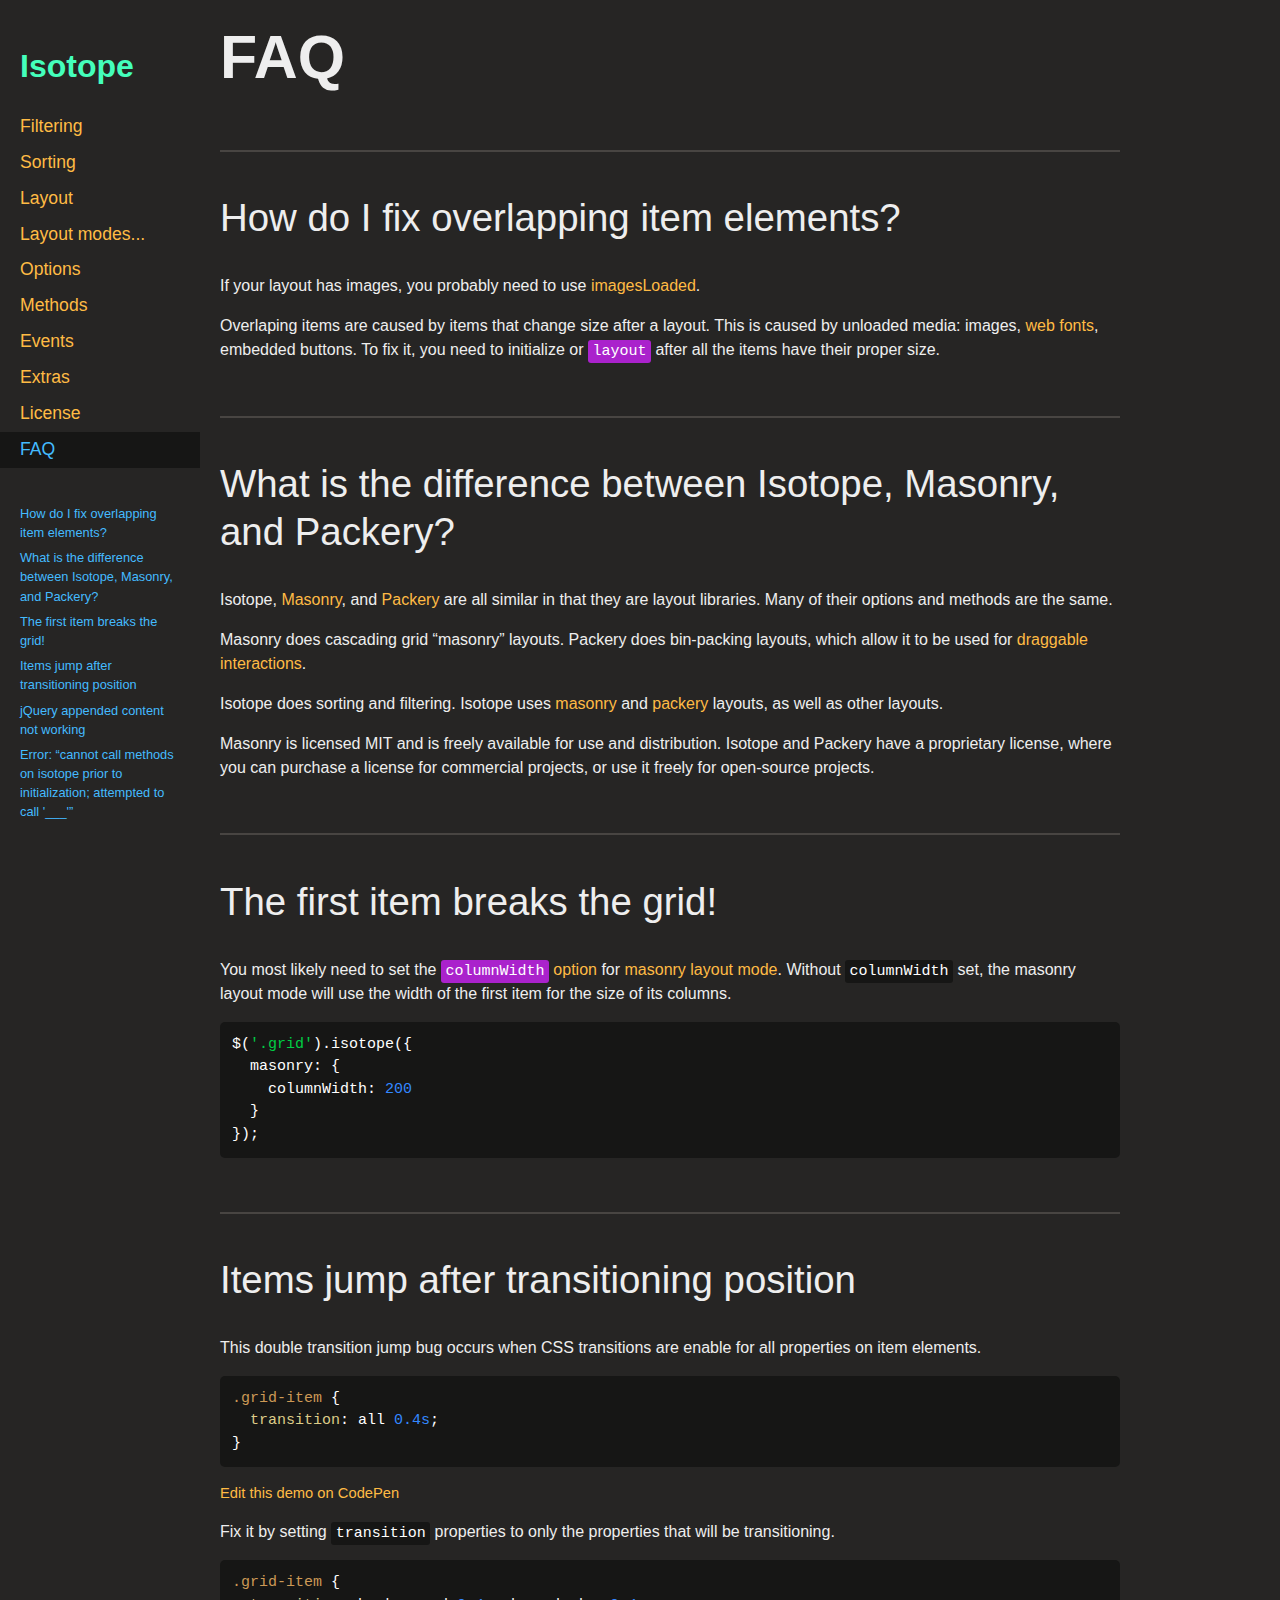
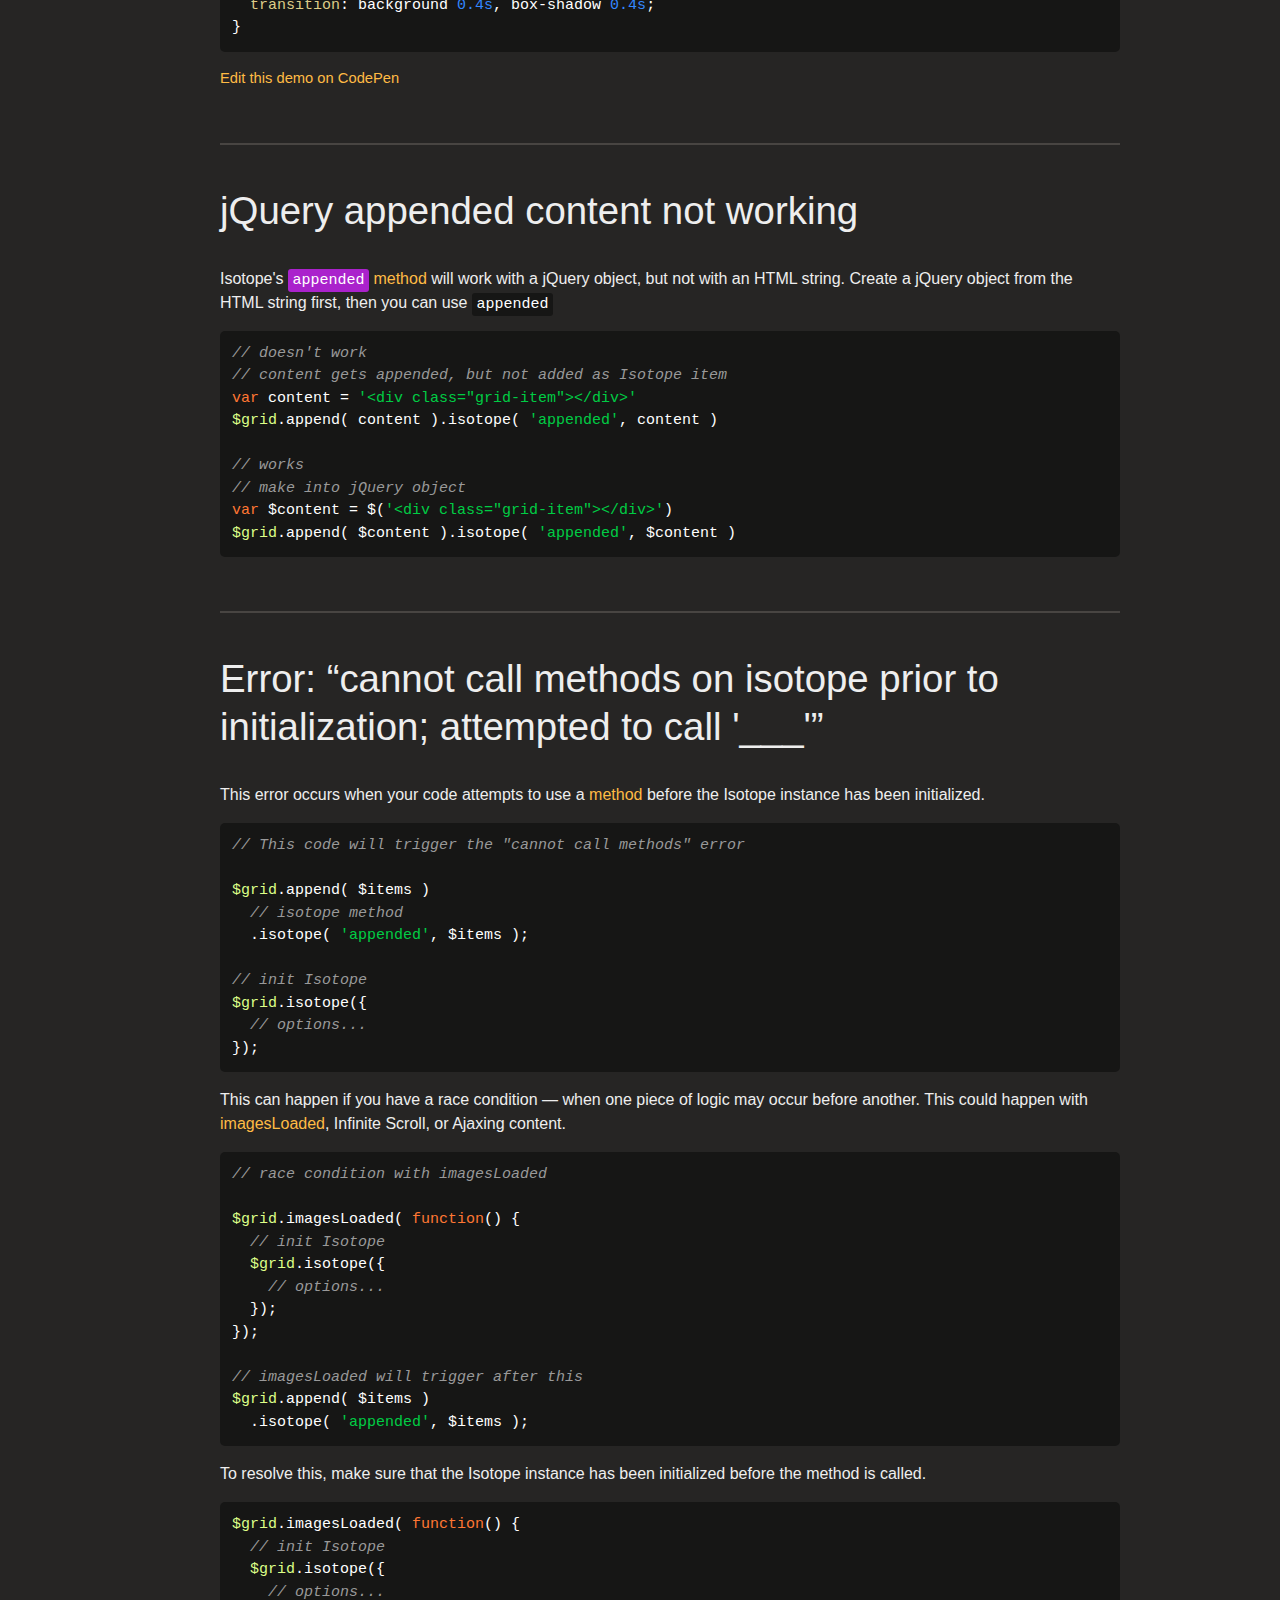
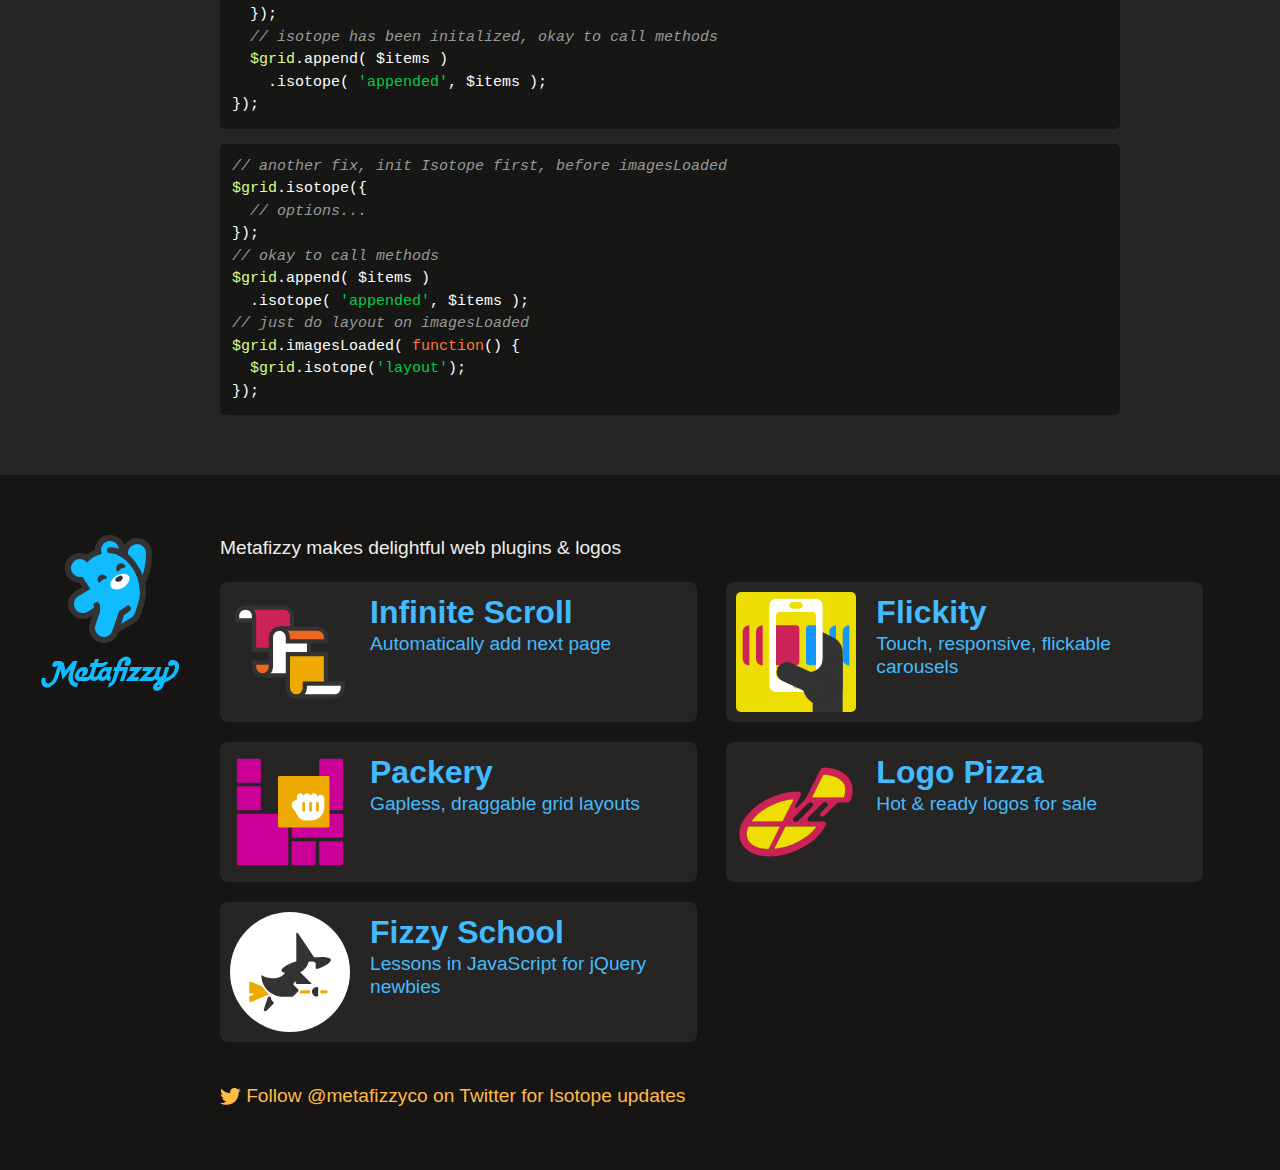
<file: public/vendor/isotope-docs/faq.html>
<!doctype html>
<html class="export" lang="en">
<head>
  <meta charset="utf-8">
  <meta name="viewport" content="width=device-width">
  <meta name="description" content="Filter &amp; sort magical layouts">

  <title>Isotope &#xB7; FAQ</title>

    <!-- Isotope does not require any CSS files -->
    <link rel="stylesheet" href="css/isotope-docs.css?6" media="screen">

  <meta name="twitter:card" content="summary">
  <meta name="twitter:site" content="@metafizzyco">
  <meta name="twitter:url" content="https://isotope.metafizzy.co/faq.html">
  <meta name="twitter:title" content="Isotope FAQ">
  <meta name="twitter:description" content="Filter &amp; sort magical layouts">

</head>
<body class="page--faq">


  <div class="nav">
    <h1 class="nav__title"><a href=".">Isotope</a></h1>
  
    <ol class="site-nav">
      <li class="site-nav__item site-nav__item--filtering">
        <a class="site-nav__item__link" href="filtering.html">Filtering</a></li>
      <li class="site-nav__item site-nav__item--sorting">
        <a class="site-nav__item__link" href="sorting.html">Sorting</a></li>
      <li class="site-nav__item site-nav__item--layout ">
        <a class="site-nav__item__link" href="layout.html">Layout</a>
      </li>
      <li class="site-nav__item site-nav__item--layout-modes sub-nav-parent">
        <a class="site-nav__item__link" href="layout-modes.html">Layout modes</a>
        <ul class="sub-nav">
            <li class="sub-nav__item sub-nav__item--masonry">
              <a class="sub-nav__item__link" href="layout-modes/masonry.html">masonry</a></li>
            <li class="sub-nav__item sub-nav__item--fitrows">
              <a class="sub-nav__item__link" href="layout-modes/fitrows.html">fitRows</a></li>
            <li class="sub-nav__item sub-nav__item--vertical">
              <a class="sub-nav__item__link" href="layout-modes/vertical.html">vertical</a></li>
            <li class="sub-nav__item sub-nav__item--packery">
              <a class="sub-nav__item__link" href="layout-modes/packery.html">packery</a></li>
            <li class="sub-nav__item sub-nav__item--cellsbyrow">
              <a class="sub-nav__item__link" href="layout-modes/cellsbyrow.html">cellsByRow</a></li>
            <li class="sub-nav__item sub-nav__item--masonryhorizontal">
              <a class="sub-nav__item__link" href="layout-modes/masonryhorizontal.html">masonryHorizontal</a></li>
            <li class="sub-nav__item sub-nav__item--fitcolumns">
              <a class="sub-nav__item__link" href="layout-modes/fitcolumns.html">fitColumns</a></li>
            <li class="sub-nav__item sub-nav__item--cellsbycolumn">
              <a class="sub-nav__item__link" href="layout-modes/cellsbycolumn.html">cellsByColumn</a></li>
            <li class="sub-nav__item sub-nav__item--horiz">
              <a class="sub-nav__item__link" href="layout-modes/horiz.html">horiz</a></li>
        </ul>
      </li>
      <li class="site-nav__item site-nav__item--options">
        <a class="site-nav__item__link" href="options.html">Options</a></li>
      <li class="site-nav__item site-nav__item--methods">
        <a class="site-nav__item__link" href="methods.html">Methods</a></li>
      <li class="site-nav__item site-nav__item--events">
        <a class="site-nav__item__link" href="events.html">Events</a></li>
      <li class="site-nav__item site-nav__item--extras">
        <a class="site-nav__item__link" href="extras.html">Extras</a></li>
      <li class="site-nav__item site-nav__item--license">
        <a class="site-nav__item__link" href="license.html">License</a></li>
      <li class="site-nav__item site-nav__item--faq">
        <a class="site-nav__item__link" href="faq.html">FAQ</a></li>
    </ol>
  
    <ul class="page-nav" data-js="page-nav">
<li class="page-nav__item page-nav__item--h2"><a href="#how-do-i-fix-overlapping-item-elements">How do I fix overlapping item elements?</a></li>
<li class="page-nav__item page-nav__item--h2"><a href="#what-is-the-difference-between-isotope-masonry-and-packery">What is the difference between Isotope, Masonry, and Packery?</a></li>
<li class="page-nav__item page-nav__item--h2"><a href="#the-first-item-breaks-the-grid">The first item breaks the grid!</a></li>
<li class="page-nav__item page-nav__item--h2"><a href="#items-jump-after-transitioning-position">Items jump after transitioning position</a></li>
<li class="page-nav__item page-nav__item--h2"><a href="#jquery-appended-content-not-working">jQuery appended content not working</a></li>
<li class="page-nav__item page-nav__item--h2"><a href="#error-cannot-call-methods-on-isotope-prior-to-initialization-attempted-to-call-___">Error: &#x201C;cannot call methods on isotope prior to initialization; attempted to call &apos;___&apos;&#x201D;</a></li>
</ul>
  </div>


  <div id="content" class="main">
    <div class="container">
        <h1>FAQ</h1>



  <h2 id="how-do-i-fix-overlapping-item-elements">How do I fix overlapping item elements?</h2>

  <p>If your layout has images, you probably need to use <a href="layout.html#imagesloaded">imagesLoaded</a>.</p>

  <p>Overlaping items are caused by items that change size after a layout. This is caused by unloaded media: images, <a href="extras.html#web-fonts">web fonts</a>, embedded buttons. To fix it, you need to initialize or <a href="methods.html#layout"><code>layout</code></a> after all the items have their proper size.</p>


  <h2 id="what-is-the-difference-between-isotope-masonry-and-packery">What is the difference between Isotope, Masonry, and Packery?</h2>

  <p>Isotope, <a href="https://masonry.desandro.com">Masonry</a>, and <a href="https://packery.metafizzy.co">Packery</a> are all similar in that they are layout libraries. Many of their options and methods are the same.</p>

  <p>Masonry does cascading grid &#x201C;masonry&#x201D; layouts. Packery does bin-packing layouts, which allow it to be used for <a href="https://packery.metafizzy.co/draggable.html">draggable interactions</a>.</p>

  <p>Isotope does sorting and filtering. Isotope uses <a href="layout-modes/masonry.html">masonry</a> and <a href="layout-modes/packery.html">packery</a> layouts, as well as other layouts. </p>

  <p>Masonry is licensed MIT and is freely available for use and distribution. Isotope and Packery have a proprietary license, where you can purchase a license for commercial projects, or use it freely for open-source projects.</p>


<h2 id="the-first-item-breaks-the-grid">The first item breaks the grid!</h2>

<p>You most likely need to set the <a href="layout-modes/masonry.html#columnwidth"><code>columnWidth</code> option</a> for <a href="layout-modes/masonry.html">masonry layout mode</a>. Without <code>columnWidth</code> set, the masonry layout mode will use the width of the first item for the size of its columns.</p>

<pre><code class="js">$(<span class="string">&apos;.grid&apos;</span>).isotope({
  <span class="attr">masonry</span>: {
    <span class="attr">columnWidth</span>: <span class="number">200</span>
  }
});
</code></pre>


<h2 id="items-jump-after-transitioning-position">Items jump after transitioning position</h2>

<p>This double transition jump bug occurs when CSS transitions are enable for all properties on item elements.</p>

<pre><code class="css"><span class="selector-class">.grid-item</span> {
  <span class="attribute">transition</span>: all <span class="number">0.4s</span>;
}
</code></pre>

<p class="edit-demo">
    <a href="https://codepen.io/desandro/pen/NxoRxp">Edit this demo on CodePen</a>
</p>

<p>Fix it by setting <code>transition</code> properties to only the properties that will be transitioning.</p>

<pre><code class="css"><span class="selector-class">.grid-item</span> {
  <span class="attribute">transition</span>: background <span class="number">0.4s</span>, box-shadow <span class="number">0.4s</span>;
}
</code></pre>

<p class="edit-demo">
    <a href="https://codepen.io/desandro/pen/qbgaRG">Edit this demo on CodePen</a>
</p>


<h2 id="jquery-appended-content-not-working">jQuery appended content not working</h2>

<p>Isotope&apos;s <a href="methods.html#appended"><code>appended</code> method</a> will work with a jQuery object, but not with an HTML string. Create a jQuery object from the HTML string first, then you can use <code>appended</code></p>

<pre><code class="js"><span class="comment">// doesn&apos;t work</span>
<span class="comment">// content gets appended, but not added as Isotope item</span>
<span class="keyword">var</span> content = <span class="string">&apos;&lt;div class=&quot;grid-item&quot;&gt;&lt;/div&gt;&apos;</span>
<span class="jquery_var">$grid</span>.append( content ).isotope( <span class="string">&apos;appended&apos;</span>, content )

<span class="comment">// works</span>
<span class="comment">// make into jQuery object</span>
<span class="keyword">var</span> $content = $(<span class="string">&apos;&lt;div class=&quot;grid-item&quot;&gt;&lt;/div&gt;&apos;</span>)
<span class="jquery_var">$grid</span>.append( $content ).isotope( <span class="string">&apos;appended&apos;</span>, $content )
</code></pre>


<h2 id="error-cannot-call-methods-on-isotope-prior-to-initialization-attempted-to-call-___">Error: &#x201C;cannot call methods on isotope prior to initialization; attempted to call &apos;___&apos;&#x201D;</h2>

<p>This error occurs when your code attempts to use a <a href="methods.html">method</a> before the Isotope instance has been initialized.</p>

<pre><code class="js"><span class="comment">// This code will trigger the &quot;cannot call methods&quot; error</span>

<span class="jquery_var">$grid</span>.append( $items )
  <span class="comment">// isotope method</span>
  .isotope( <span class="string">&apos;appended&apos;</span>, $items );

<span class="comment">// init Isotope</span>
<span class="jquery_var">$grid</span>.isotope({
  <span class="comment">// options...</span>
});
</code></pre>

<p>This can happen if you have a race condition &#x2014; when one piece of logic may occur before another. This could happen with <a href="layout.html#imagesloaded">imagesLoaded</a>, Infinite Scroll, or Ajaxing content.</p>

<pre><code class="js"><span class="comment">// race condition with imagesLoaded</span>

<span class="jquery_var">$grid</span>.imagesLoaded( <span class="function"><span class="keyword">function</span>(<span class="params"></span>) </span>{
  <span class="comment">// init Isotope</span>
  <span class="jquery_var">$grid</span>.isotope({
    <span class="comment">// options...</span>
  });
});

<span class="comment">// imagesLoaded will trigger after this</span>
<span class="jquery_var">$grid</span>.append( $items )
  .isotope( <span class="string">&apos;appended&apos;</span>, $items );
</code></pre>

<p>To resolve this, make sure that the Isotope instance has been initialized before the method is called.</p>

<pre><code class="js"><span class="jquery_var">$grid</span>.imagesLoaded( <span class="function"><span class="keyword">function</span>(<span class="params"></span>) </span>{
  <span class="comment">// init Isotope</span>
  <span class="jquery_var">$grid</span>.isotope({
    <span class="comment">// options...</span>
  });
  <span class="comment">// isotope has been initalized, okay to call methods</span>
  <span class="jquery_var">$grid</span>.append( $items )
    .isotope( <span class="string">&apos;appended&apos;</span>, $items );
});
</code></pre>

<pre><code class="js"><span class="comment">// another fix, init Isotope first, before imagesLoaded</span>
<span class="jquery_var">$grid</span>.isotope({
  <span class="comment">// options...</span>
});
<span class="comment">// okay to call methods</span>
<span class="jquery_var">$grid</span>.append( $items )
  .isotope( <span class="string">&apos;appended&apos;</span>, $items );
<span class="comment">// just do layout on imagesLoaded</span>
<span class="jquery_var">$grid</span>.imagesLoaded( <span class="function"><span class="keyword">function</span>(<span class="params"></span>) </span>{
  <span class="jquery_var">$grid</span>.isotope(<span class="string">&apos;layout&apos;</span>);
});
</code></pre>

    </div>
  </div>

  <footer class="site-footer">
  
    <div class="container">
  
      <p class="site-footer__copy">Metafizzy makes delightful web plugins &amp; logos</p>
  
      <div class="showcase">
      
        <ul class="showcase-item-list">
      
            <li class="showcase-item">
              <a class="showcase-item__link" href="https://infinite-scroll.com">
                <div class="showcase-item__image">
                    <svg class="infinite-scroll-illo" xmlns="http://www.w3.org/2000/svg" viewbox="0 0 520 520" width="200" height="200">
                      <path class="infinite-scroll-illo__page infinite-scroll-illo__page--back" d="M90,110H10V90c0-22,18-40,40-40h40V110z"/>
                      <path class="infinite-scroll-illo__page infinite-scroll-illo__page--front1" d="M270,90L270,90c0-22-18-40-40-40h0H50h0c22,0,40,18,40,40v0v0v160h180V90z"/>
                      <path class="infinite-scroll-illo__page infinite-scroll-illo__page--front2" d="M170,330v-20H90v20v0c0,22,18,40,40,40h0h40V330z"/>
                      <path class="infinite-scroll-illo__page infinite-scroll-illo__page--back" d="M350,150H210c-22,0-40,18-40,40v140v0c0,22-18,40-40,40h0h220V150z"/>
                      <path class="infinite-scroll-illo__page infinite-scroll-illo__page--front3" d="M430,470V270H250v160c0,22,18,40,40,40H430z"/>
                      <path class="infinite-scroll-illo__page infinite-scroll-illo__page--front2" d="M250,190v20h180v-20c0-22-18-40-40-40H210h0C232,150,250,168,250,190L250,190z"/>
                      <path class="infinite-scroll-illo__page infinite-scroll-illo__page--back" d="M330,410v20v0c0,22-18,40-40,40h0h180c22,0,40-18,40-40v-20H330z"/>
                    </svg>
                </div>
                <div class="showcase-item__text">
                  <h3 class="showcase-item__title">Infinite Scroll</h3>
                  <p class="showcase-item__description">Automatically add next page</p>
                </div>
              </a>
            </li>
      
            <li class="showcase-item">
              <a class="showcase-item__link" href="https://flickity.metafizzy.co">
                <div class="showcase-item__image">
                    <svg class="flickity-illo" xmlns="http://www.w3.org/2000/svg" viewbox="0 0 360 360" width="100" height="100">
                      <path class="flickity-illo__color1" fill="#19F" d="M300 220L300 220c-11 0-20-9-20-20v-80c0-11 9-20 20-20h0V220z"/>
                      <path class="flickity-illo__color1" fill="#19F" d="M340 220L340 220c-11 0-20-9-20-20v-80c0-11 9-20 20-20h0V220z"/>
                      <path class="flickity-illo__color2" fill="#333" d="M320 290V180c0-18-10-35-27-43L240 110v180H320z"/>
                      <path class="flickity-illo__color3" fill="white" d="M240 300H120c-11 0-20-9-20-20V40c0-11 9-20 20-20h120c11 0 20 9 20 20v240C260 291 251 300 240 300z"/>
                      <path class="flickity-illo__color4" fill="#ED0" d="M230 260H130c-6 0-10-5-10-10V70c0-6 5-10 10-10h100c6 0 10 5 10 10v180 C240 256 236 260 230 260z"/>
                      <path class="flickity-illo__color2" fill="#333" d="M260 200h60v81c0 32-26 59-59 59h0c-34 0-61-27-61-61V240h20 C242 240 260 222 260 200L260 200z"/>
                      <path class="flickity-illo__color5" fill="#C25" d="M180 220h-60V100h60c6 0 10 5 10 10v100C190 216 186 220 180 220z"/>
                      <path class="flickity-illo__color1" fill="#19F" d="M240 220h-20c-6 0-10-5-10-10V110c0-6 5-10 10-10h20V220z"/>
                      <rect class="flickity-illo__color2" fill="#333" x="230" y="280" width="90" height="80"/>
                      <circle class="flickity-illo__color4" fill="#ED0" cx="180" cy="280" r="10"/>
                      <line class="flickity-illo__thumb" stroke="#333" stroke-width="60" stroke-linecap="round" x1="262" y1="290" x2="152" y2="240"/>
                      <path class="flickity-illo__color4" fill="#ED0" d="M190 50h-20c-6 0-10-5-10-10v0c0-6 5-10 10-10h20c6 0 10 5 10 10v0C200 46 196 50 190 50z"/>
                      <path class="flickity-illo__color5" fill="#C25" d="M80 220L80 220c-11 0-20-9-20-20v-80c0-11 9-20 20-20h0V220z"/>
                      <path class="flickity-illo__color5" fill="#C25" d="M40 220L40 220c-11 0-20-9-20-20v-80c0-11 9-20 20-20h0V220z"/>
                    </svg>
                </div>
                <div class="showcase-item__text">
                  <h3 class="showcase-item__title">Flickity</h3>
                  <p class="showcase-item__description">Touch, responsive, flickable carousels</p>
                </div>
              </a>
            </li>
      
            <li class="showcase-item">
              <a class="showcase-item__link" href="https://packery.metafizzy.co">
                <div class="showcase-item__image">
                    <svg class="packery-illo" xmlns="http://www.w3.org/2000/svg" viewbox="0 0 700 700" width="100" height="100">
                      <path class="packery-illo__item" fill="#C09" d="M172 180H48c-4 0-8-4-8-8V48c0-4 4-8 8-8h124c4 0 8 4 8 8v124C180 176 176 180 172 180z"/>
                      <path class="packery-illo__item" fill="#C09" d="M172 340H48c-4 0-8-4-8-8V208c0-4 4-8 8-8h124c4 0 8 4 8 8v124C180 336 176 340 172 340z"/>
                      <path class="packery-illo__item" fill="#C09" d="M492 660H368c-4 0-8-4-8-8V528c0-4 4-8 8-8h124c4 0 8 4 8 8v124C500 656 496 660 492 660z"/>
                      <path class="packery-illo__item" fill="#C09" d="M652 660H528c-4 0-8-4-8-8V528c0-4 4-8 8-8h124c4 0 8 4 8 8v124C660 656 656 660 652 660z"/>
                      <path class="packery-illo__item" fill="#C09" d="M652 500H368c-4 0-8-4-8-8V368c0-4 4-8 8-8h284c4 0 8 4 8 8v124C660 496 656 500 652 500z"/>
                      <path class="packery-illo__item" fill="#C09" d="M332 660H48c-4 0-8-4-8-8V368c0-4 4-8 8-8h284c4 0 8 4 8 8v284C340 656 336 660 332 660z"/>
                      <path class="packery-illo__item" fill="#C09" d="M652 340H528c-4 0-8-4-8-8V48c0-4 4-8 8-8h124c4 0 8 4 8 8v284C660 336 656 340 652 340z"/>
                      <path class="packery-illo__draggie" fill="#EA0" d="M572 440H288c-4 0-8-4-8-8V148c0-4 4-8 8-8h284c4 0 8 4 8 8v284C580 436 576 440 572 440z"/>
                      <g>
                        <path class="packery-illo__hand" fill="white" d="M530 250c-11 0-20 9-20 20v-10c0-11-9-20-20-20s-20 9-20 20c0-11-9-20-20-20s-20 9-20 20c0-11-9-20-20-20
                          s-20 9-20 20v20c-17 0-30 13-30 30c0 11 6 20 14 25l19 35c10 18 30 30 51 30h28
                          c43 0 78-35 78-78V270C550 259 541 250 530 250z"/>
                        <line class="packery-illo__hand-line" stroke="#EA0" fill="none" stroke-width="16" stroke-linecap="round" x1="430" y1="300" x2="430" y2="340"/>
                        <line class="packery-illo__hand-line" stroke="#EA0" fill="none" stroke-width="16" stroke-linecap="round" x1="470" y1="300" x2="470" y2="340"/>
                        <line class="packery-illo__hand-line" stroke="#EA0" fill="none" stroke-width="16" stroke-linecap="round" x1="510" y1="300" x2="510" y2="340"/>
                      </g>
                    </svg>
                </div>
                <div class="showcase-item__text">
                  <h3 class="showcase-item__title">Packery</h3>
                  <p class="showcase-item__description">Gapless, draggable grid layouts</p>
                </div>
              </a>
            </li>
      
            <li class="showcase-item">
              <a class="showcase-item__link" href="http://logo.pizza">
                <div class="showcase-item__image">
                    <svg class="logo-pizza-illo" xmlns="http://www.w3.org/2000/svg" viewbox="0 0 700 700" width="100" height="100">
                      <path class="logo-pizza-illo__outline" fill="#C25" d="M513 91c-9-0-17 5-21 12l-80 160c-3 5-6 10-11 15l-47 47
                        c-5 5-12-1-9-7l32-64c5-11-2-23-14-23h-0c-121 0-268 70-327 180
                        C-9 497 35 609 196 609c138 0 279-85 327-180v0c5-11-2-23-14-23h-77c-13 0-19-15-10-24
                        l81-81c5-5 11-8 18-8l0 0c13 0 19 15 10 24L494 354c-6 6-6 14 0 20c3 3 6 4 10 4
                        c4 0 7-1 10-4l80-80h53c9 0 17-5 21-13C707 190 656 97 513 91z M334 281l-59 117
                        c-2 5-7 8-13 8H97c-4 0-6-4-3-7c49-64 143-114 236-124C333 275 335 278 334 281z
                         M70 441c2-4 6-7 10-7h168c4 0 7 4 5 8l-59 118c-2 4-6 6-11 6
                        C106 565 38 521 70 441z M466 441c-49 64-143 114-236 124c-3 0-6-3-4-6l59-117
                        c2-5 7-8 13-8h166C466 434 468 438 466 441z M446 318l-81 81c-5 5-11 8-18 8l0 0
                        c-13 0-19-15-10-24l81-81c5-5 11-8 18-8l0 0C449 294 455 309 446 318z M447 258L506 139
                        c2-4 6-7 11-6c101 7 140 60 114 126c-2 4-6 7-10 7H452C448 266 445 262 447 258z"/>
                      <path class="logo-pizza-illo__slice" fill="#ED0" d="M334 281l-59 117c-2 5-7 8-13 8H97c-4 0-6-4-3-7
                        c49-64 143-114 236-124C333 275 335 278 334 281z"/>
                      <path class="logo-pizza-illo__slice" fill="#ED0" d="M70 441c2-4 6-7 10-7h168c4 0 7 4 5 8l-59 118c-2 4-6 6-11 6
                        C106 565 38 521 70 441z"/>
                      <path class="logo-pizza-illo__slice" fill="#ED0" d="M466 441c-49 64-143 114-236 124c-3 0-6-3-4-6l59-117
                        c2-5 7-8 13-8h166C466 434 468 438 466 441z"/>
                      <path class="logo-pizza-illo__slice" fill="#ED0" d="M447 258L506 139c2-4 6-7 11-6c101 7 140 60 114 126c-2 4-6 7-10 7H452
                        C448 266 445 262 447 258z"/>
                    </svg>
                </div>
                <div class="showcase-item__text">
                  <h3 class="showcase-item__title">Logo Pizza</h3>
                  <p class="showcase-item__description">Hot &amp; ready logos for sale</p>
                </div>
              </a>
            </li>
      
            <li class="showcase-item">
              <a class="showcase-item__link" href="http://fizzy.school">
                <div class="showcase-item__image">
                    <svg class="witchie-logo" xmlns="http://www.w3.org/2000/svg" viewbox="0 0 1000 1000" width="200" height="200">
                      <circle class="witchie-logo__moon" fill="white" cx="500" cy="500" r="500"/>
                      <path class="witchie-logo__broom" fill="#EA0" d="M582 675a35 35 0 0 0 8-20 3 3 0 0 1 3-2h71a3 3 0 0 1 3 3 59 59 0 0 0 0 20 3 3 0 0 1-3 3h-79A3 3 0 0 1 582 675Zm219 4a13 13 0 0 0 13-14c-1-7-7-12-14-12h-44a3 3 0 0 0-3 3v21a3 3 0 0 0 3 3ZM299 660a203 203 0 0 1-27-36 8 8 0 0 0-4-3L178 582a13 13 0 0 0-18 12v77a8 8 0 0 0 8 8h22a5 5 0 0 1 2 10L164 703a8 8 0 0 0-4 7v28a13 13 0 0 0 18 12l146-63a3 3 0 0 0 1-5A197 197 0 0 1 299 660Z"/>
                      <path class="witchie-logo__dress" fill="#333" d="M326 705h4a13 13 0 0 1 13 13v8a13 13 0 0 0 4 9l13 13a13 13 0 0 1 0 19l-56 56c-10 10-26-0-22-13L314 714A13 13 0 0 1 326 705Zm397-79c-27 0-47 26-37 54 3 7 11 16 17 19a42 42 0 0 0 19 5 38 38 0 0 0 7-1 8 8 0 0 0 6-8v-62a8 8 0 0 0-6-8 38 38 0 0 0-7-1M840 397c-3-15-33-23-77-23a521 521 0 0 0-59 4 5 5 0 0 1-5-2L567 177a8 8 0 0 0-7-4 8 8 0 0 0-8 8l1 227a5 5 0 0 1-4 5c-74 24-123 55-119 76 2 8 11 14 26 18a3 3 0 0 1 1 4l-11 11c-20 20-56 30-92 30-31 0-63-8-84-23a5 5 0 0 0-3-1 5 5 0 0 0-5 5c0 78 68 173 183 173h75a10 10 0 0 0 7-3l38-38a16 16 0 0 0 0-23l-34-34a10 10 0 0 1 0-14l15-15a3 3 0 0 1 5 2v15a5 5 0 0 0 5 5H674a4 4 0 0 0 3-7l-90-90a3 3 0 0 1 1-4c34-19 59-49 67-84a3 3 0 0 1 2-2c6-1 12-1 17-1 22 0 37 5 39 14 1 6 3 11 2 17-5 17 1 31 8 31a6 6 0 0 0 2-0C797 448 845 419 840 397Z"/>
                    </svg>
                </div>
                <div class="showcase-item__text">
                  <h3 class="showcase-item__title">Fizzy School</h3>
                  <p class="showcase-item__description">Lessons in JavaScript for jQuery newbies</p>
                </div>
              </a>
            </li>
      
        </ul> 
      
      </div>
  
      <p class="site-footer__copy">
        <a href="https://twitter.com/metafizzyco">
          <svg class="twitter-logo" xmlns="http://www.w3.org/2000/svg" viewbox="0 0 512 512" width="30" height="30">
            <path d="M512 97c-19 8-39 14-60 16 22-13 38-34 46-58-20 12-43 21-67 25-19-19-46-32-77-32-58 0-117 52-102 129-87-4-165-46-216-110-24 40-19 107 32 140-17 0-33-5-48-13v1c0 51 36 93 84 103-15 4-34 5-47 2 13 42 52 72 98 73-47 36-96 49-155 44 46 30 102 47 161 47 197 0 306-168 299-312 20-15 38-34 52-55z"/>
          </svg>
          Follow @metafizzyco on Twitter for Isotope updates
        </a>
      </p>
  
      <div class="mfzy-brand">
        <a class="mfzy-brand__link" href="https://metafizzy.co">
          <svg class="mfzy-logo" xmlns="http://www.w3.org/2000/svg" xmlns:xlink="http://www.w3.org/1999/xlink" viewbox="0 0 144 144" width="36" height="36">
            <title>Metafizzy logo</title>
            <defs>
              <path id="mfzy-logo__body" d="M 120 24 a 12 12 0 0 0-24 0 a 72 72 0 0 1 -1 11
                a 40 40 0 0 0 -13 -8.5 A 12 12 0 1 0 61.1 25.1 c -8 2 -14 6 -19.6 11.6 
                A 12 12 0 1 0 35.3 55.5 L 45.8 72.1 l -16 9.6 A 12 12 0 0 0 42.2 102.3
                L 58 92.8 a 20 20 0 0 1 -0.2 11.9 l -5.2 15.5 a 12 12 0 0 0 22.8 7.6
                l 1.1 -3.3 l 23.7 -14.2 a 12 12 0 0 0 5.2 -6.5 l 4 -12 A 50 50 0 0 0 111.9 76
                a 52 52 0 0 0 -1.6 -12.8 C 115 57 120 44 120 24Z"/>
              <path id="mfzy-logo__eye" d="M 0 6.5 a 6.5 6.5 0 0 1 13 0 c 0 3.5 -3 0.5 -6.5 0.5 s -6.5 3 -6.5 -0.5 Z"/>
              <clippath id="mfzy-logo__body-clip">
                <use xlink:href="#mfzy-logo__body"/>
              </clippath>
            </defs>
            <use class="mfzy-logo__body-outline" xlink:href="#mfzy-logo__body" fill="#333" stroke="#333" stroke-width="16"/>
            <use class="mfzy-logo__body-fill" xlink:href="#mfzy-logo__body"/>
            <g class="mfzy-logo__stripes" clip-path="url(#mfzy-logo__body-clip)">
              <rect fill="#E62" x="16" width="120" height="138"/>
              <path fill="#C25" d="M96 24L16 72V0h80v24z"/>
              <path fill="#EA0" d="M116 70L16 130v-26l95-57 5 23z"/>
              <path fill="#19F" d="M136 138H16v-8l120-72v80z"/>
            </g>
            <path class="mfzy-logo__cut-ins" stroke="#333" fill="none" stroke-linecap="round" stroke-linejoin="round" stroke-width="8" d="M 72 20.4 c 23 0 44 29 44 56
              M 54 103.4 a 16 16 0 0 0 0 -10
              M 96 98 c -2 2 -8 6 -8.5,6 l -8.4 25.1"/>
            <g transform="translate(53 57) rotate(-31)">
              <ellipse class="mfzy-logo__snout" cx="25" cy="21" rx="14" ry="9" fill="#FFF"/>
              <use class="mfzy-logo__feature" xlink:href="#mfzy-logo__eye" fill="#333"/>
              <use class="mfzy-logo__feature" xlink:href="#mfzy-logo__eye" fill="#333" transform="translate(29 0)"/>
              <path class="mfzy-logo__feature" d="M 28.6 14 a 3 3 0 0 1 1.3 5.6 l -2.6 1.2 a 3 3 0 0 1 -2.6 0
                l -2.6 -1.2 a 3 3 0 0 1 1.3 -5.6 Z" fill="#333"/>
            </g>
          </svg>
          <svg class="mfzy-wordmark" xmlns="http://www.w3.org/2000/svg" viewbox="0 0 280 80" fill="none" stroke="#333" width="140" height="40">
            <g transform="skewX(-18)">
              <path stroke-width="8" d="M38 20h6c4 0 7 2 9 6l9 18l12-24h2v22
              a20 22 0 0 0 20 22M48 22v28a12 15 0 0 1-24 0M98 44a6 6 0 0 0 0-12h-2
              a8 10 0 0 0 0 20h14a8 10 0 0 0 8-10M118 12v30a8 10 0 0 0 16 0M150 36
              q-4-4-8-4a8 10 0 1 0 8 10m0-14v14a8 10 0 0 0 8 10M184 20a9 9 0 0 0-18 0
              v34a8 10 0 0 1-8 10M158 32h24v24M190 32h18l-12 20h18M216 32h18l-12 20h18
              a8 10 0 0 0 8-10m0-14v14a8 10 0 0 0 16 0m0-14v38a6 6 0 0 1-12 0
              c0-12 32-8 32-32c0-10-6-16-15-16M108 24h24a6 6 0 0 0 6-6M102 38h-4"/>
              <g stroke-width="6">
                <circle cx="38" cy="22" r="3"/>
                <circle cx="182" cy="20" r="3"/>
                <circle cx="269" cy="20" r="3"/>
              </g>
            </g>
          </svg>
        </a>
      </div>
  
    </div>
  
  </footer>

<!-- Looking for isotope.js? Use isotope.pkgd.min.js -->
<!-- Isotope does NOT require jQuery. But it does make things easier -->
<script src="https://code.jquery.com/jquery-3.1.1.min.js"></script>
<script>window.jQuery || document.write('<script src="js/jquery.min.js"><\/script>')</script>

  <script src="js/isotope-docs.min.js?6"></script>


</body>
</html>
</file>
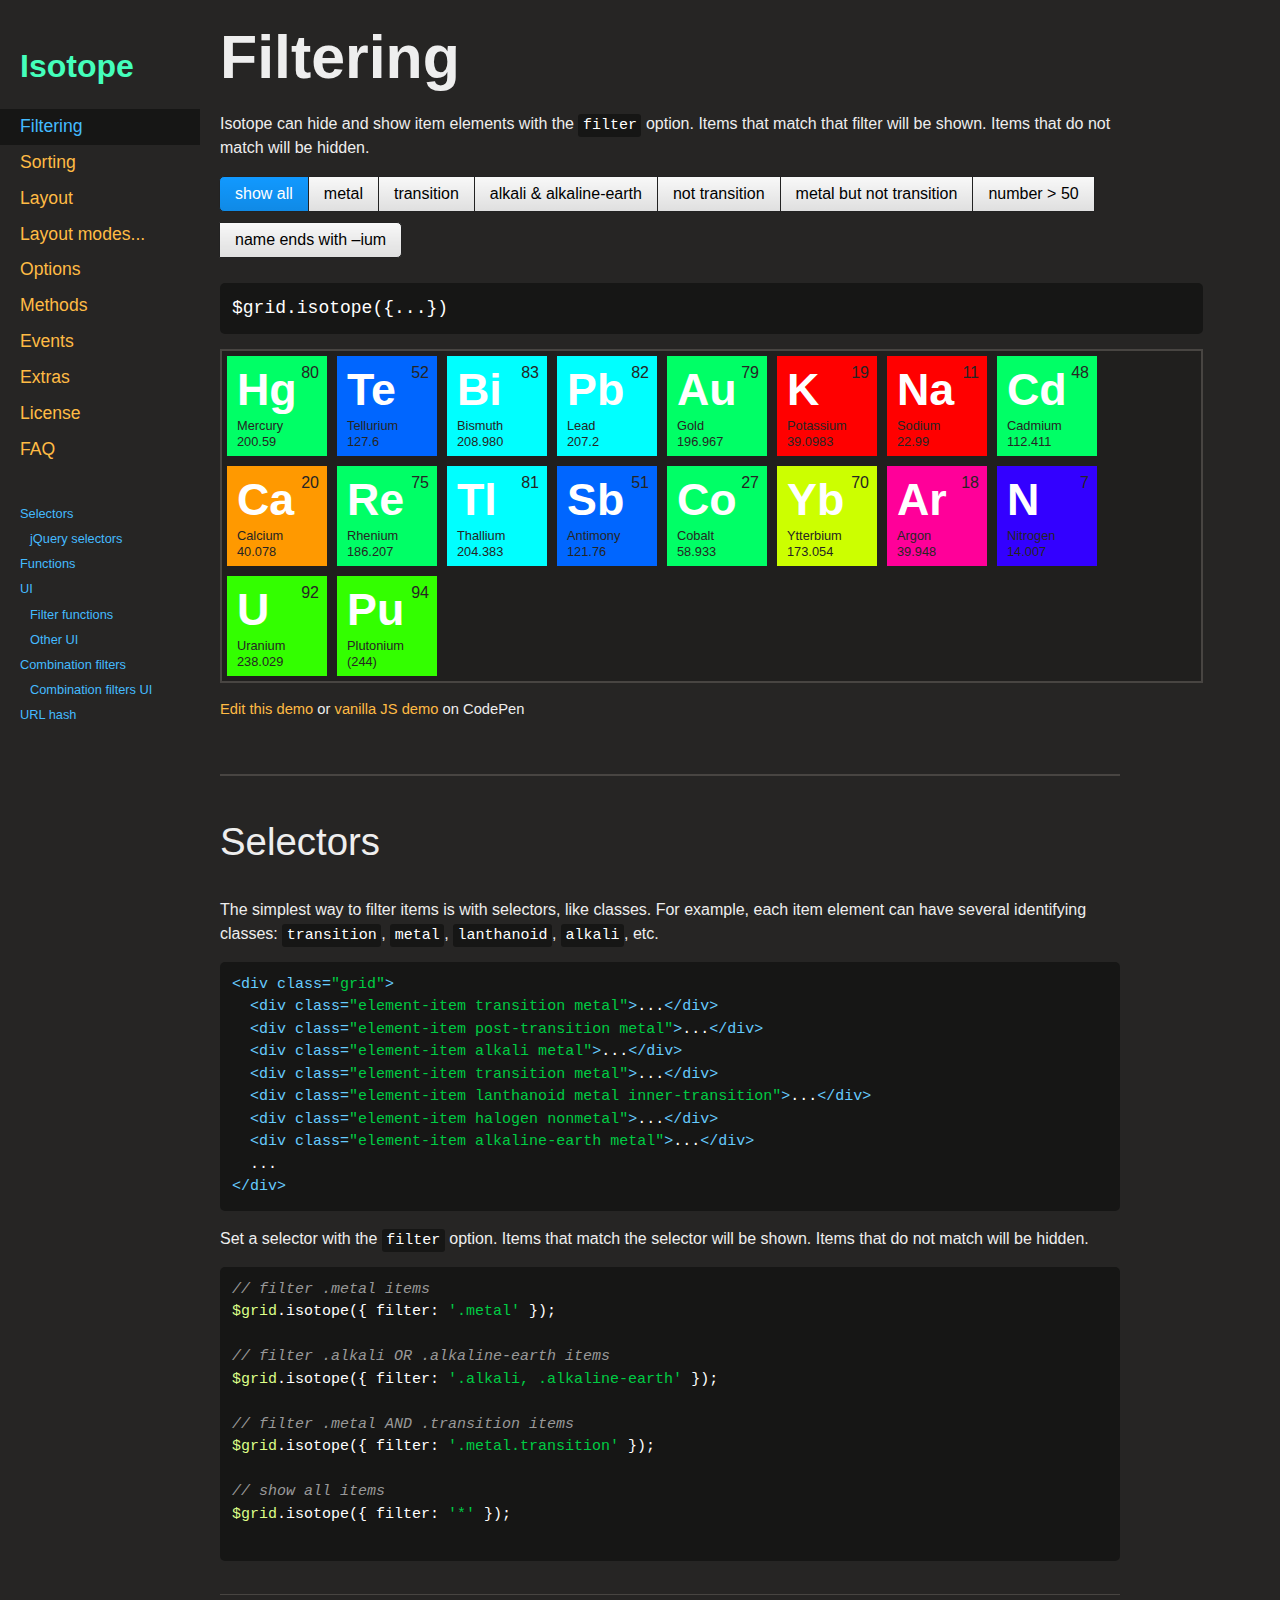
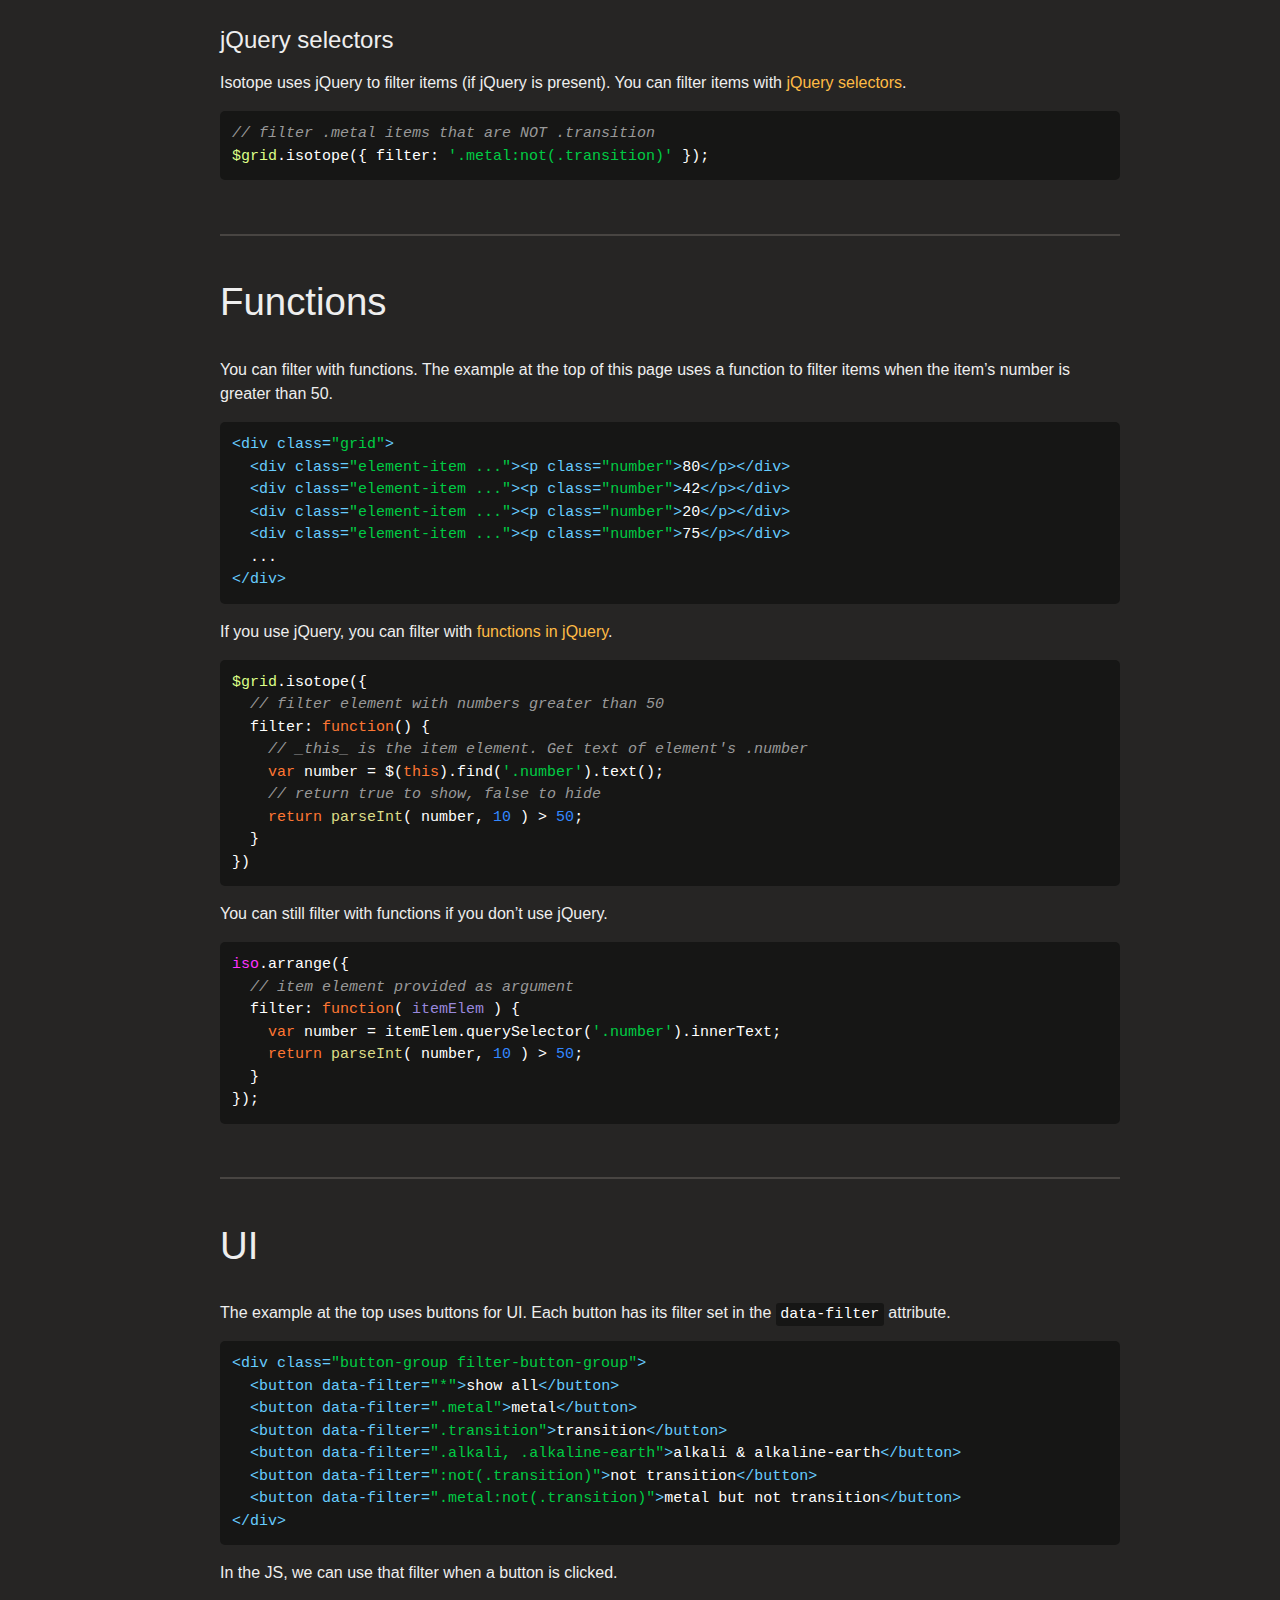
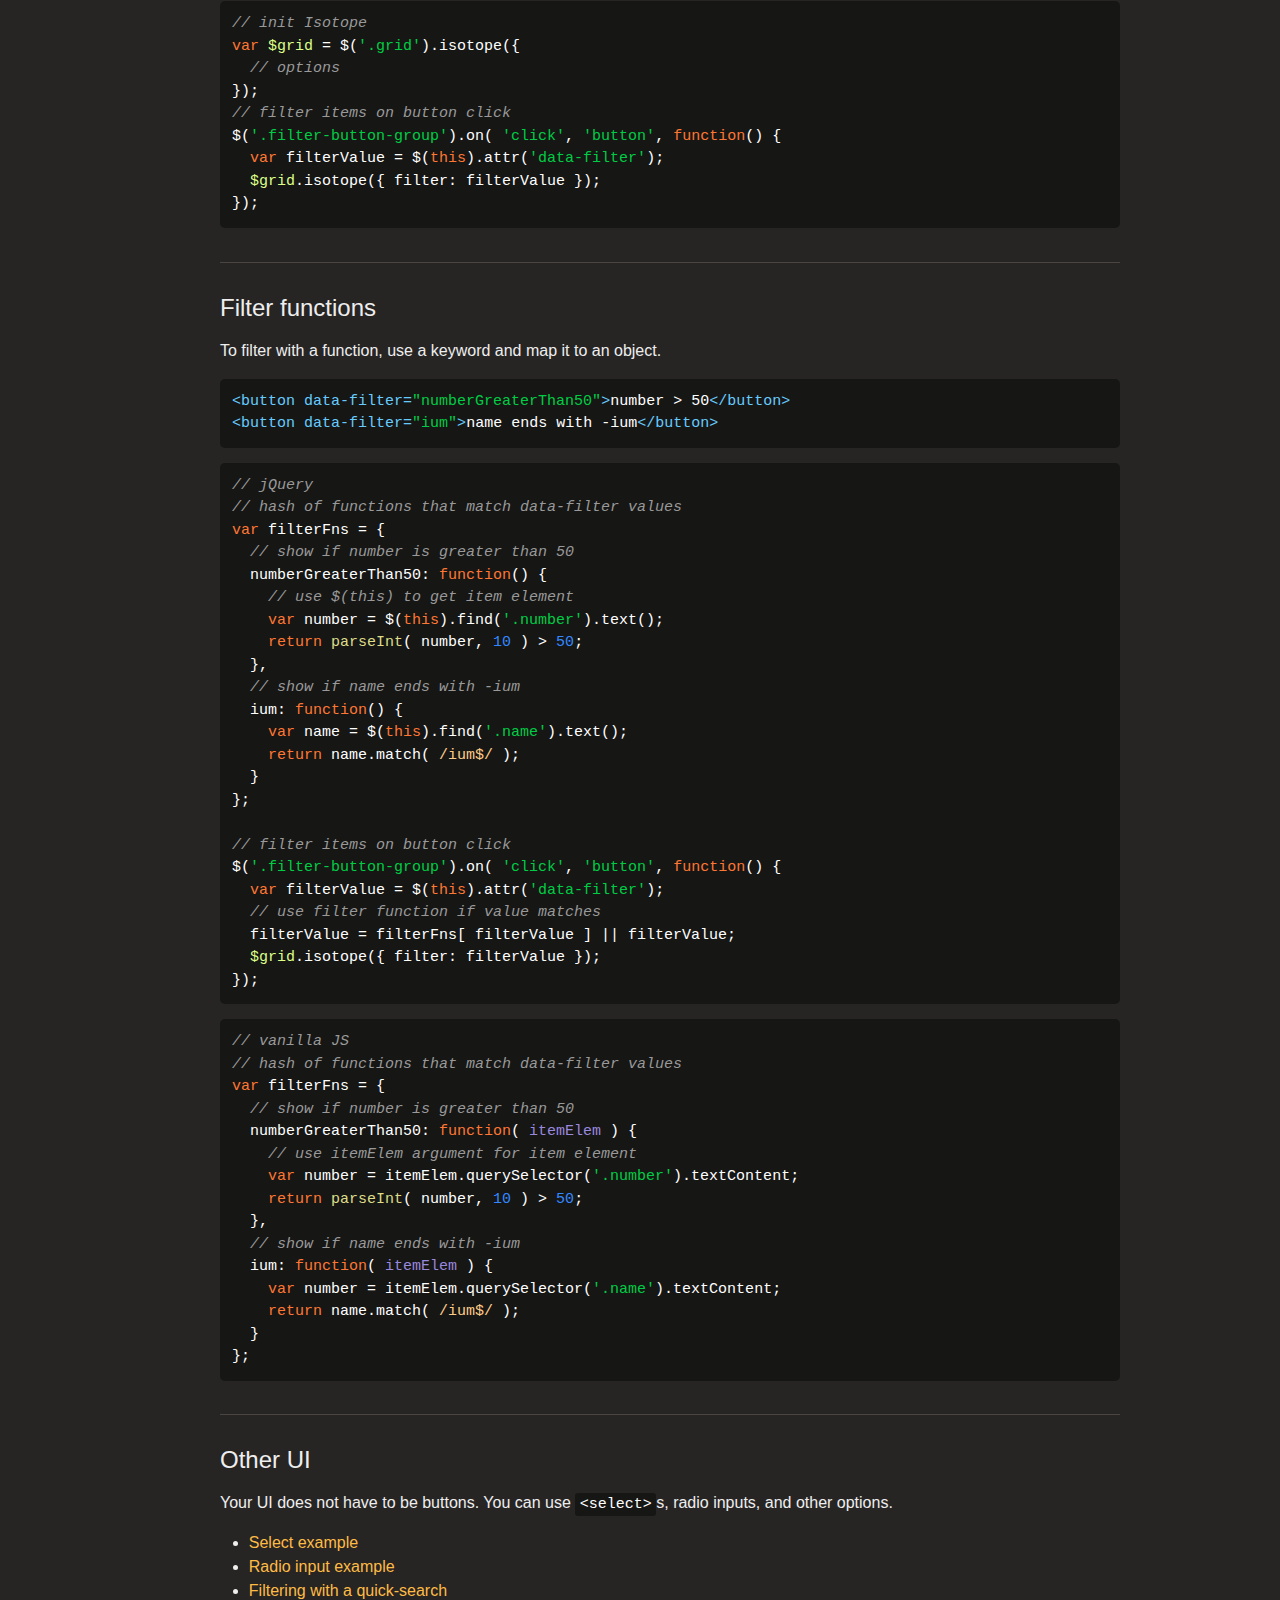
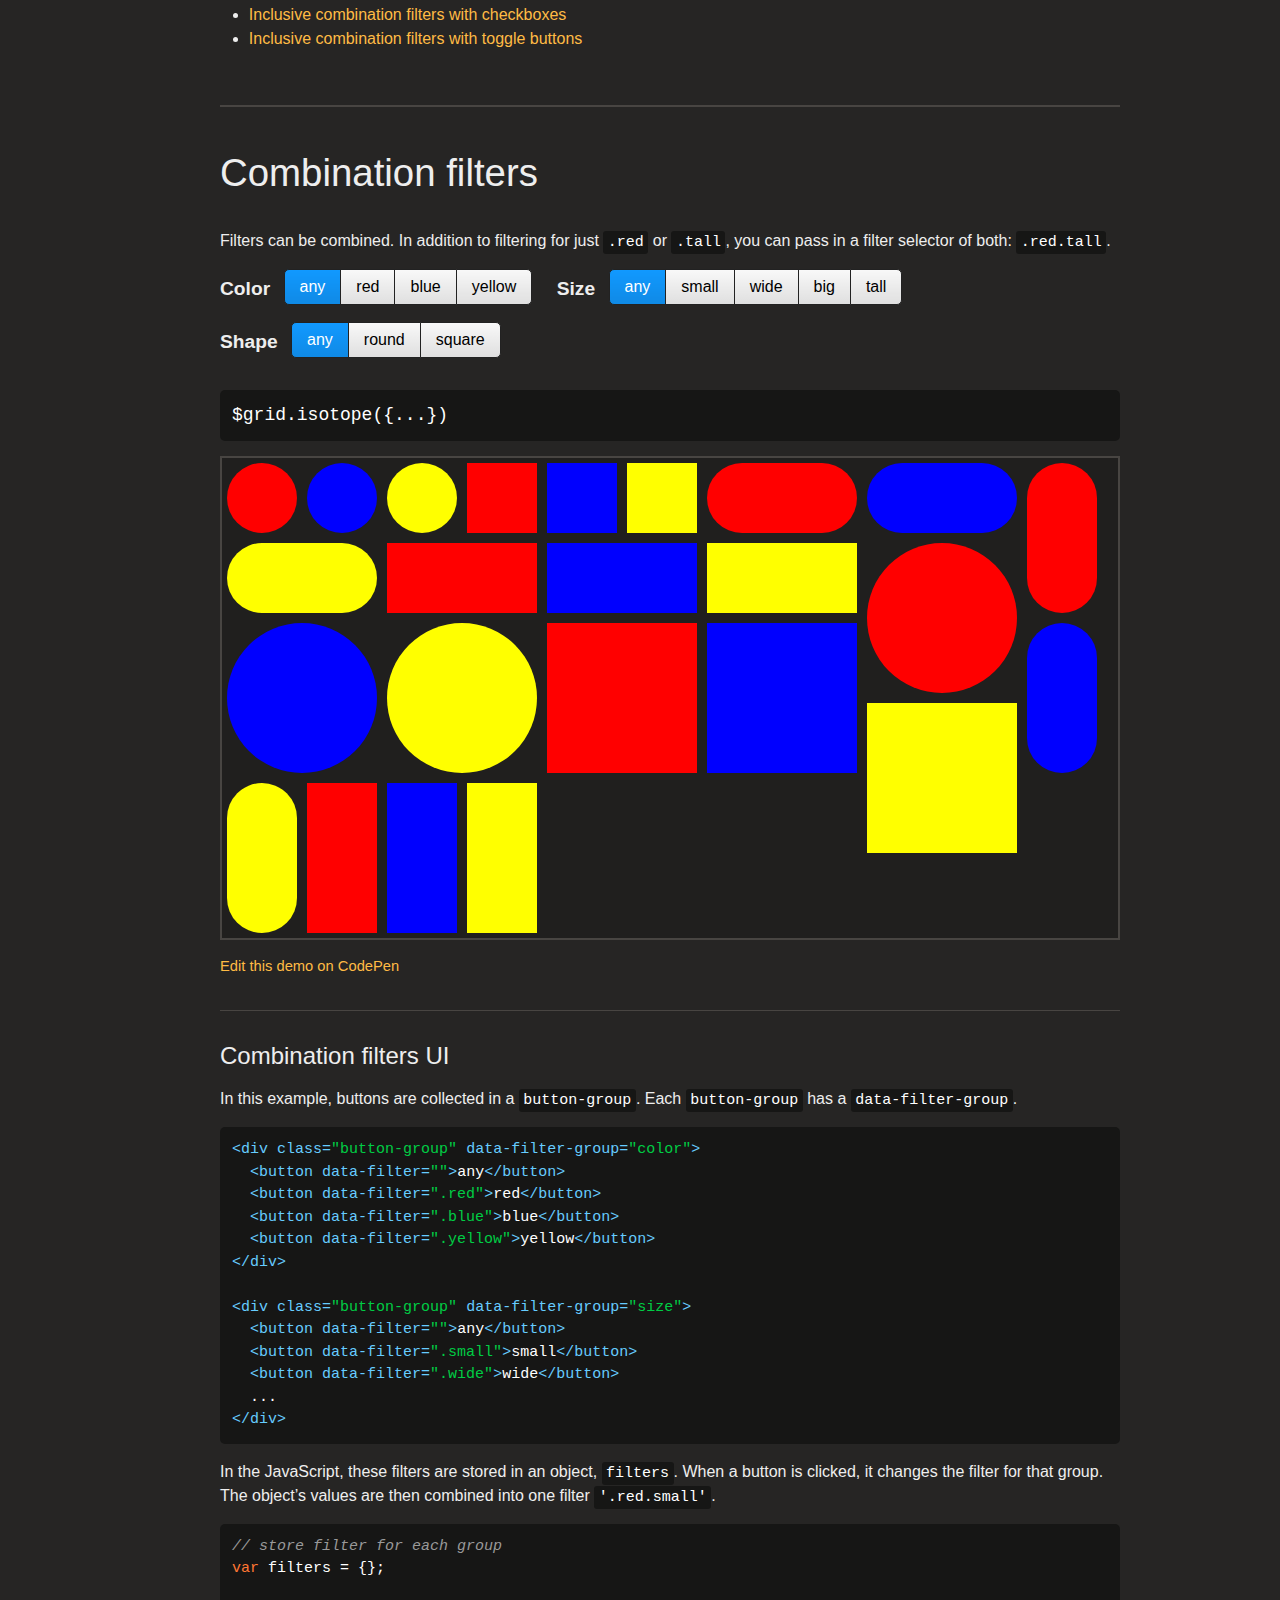
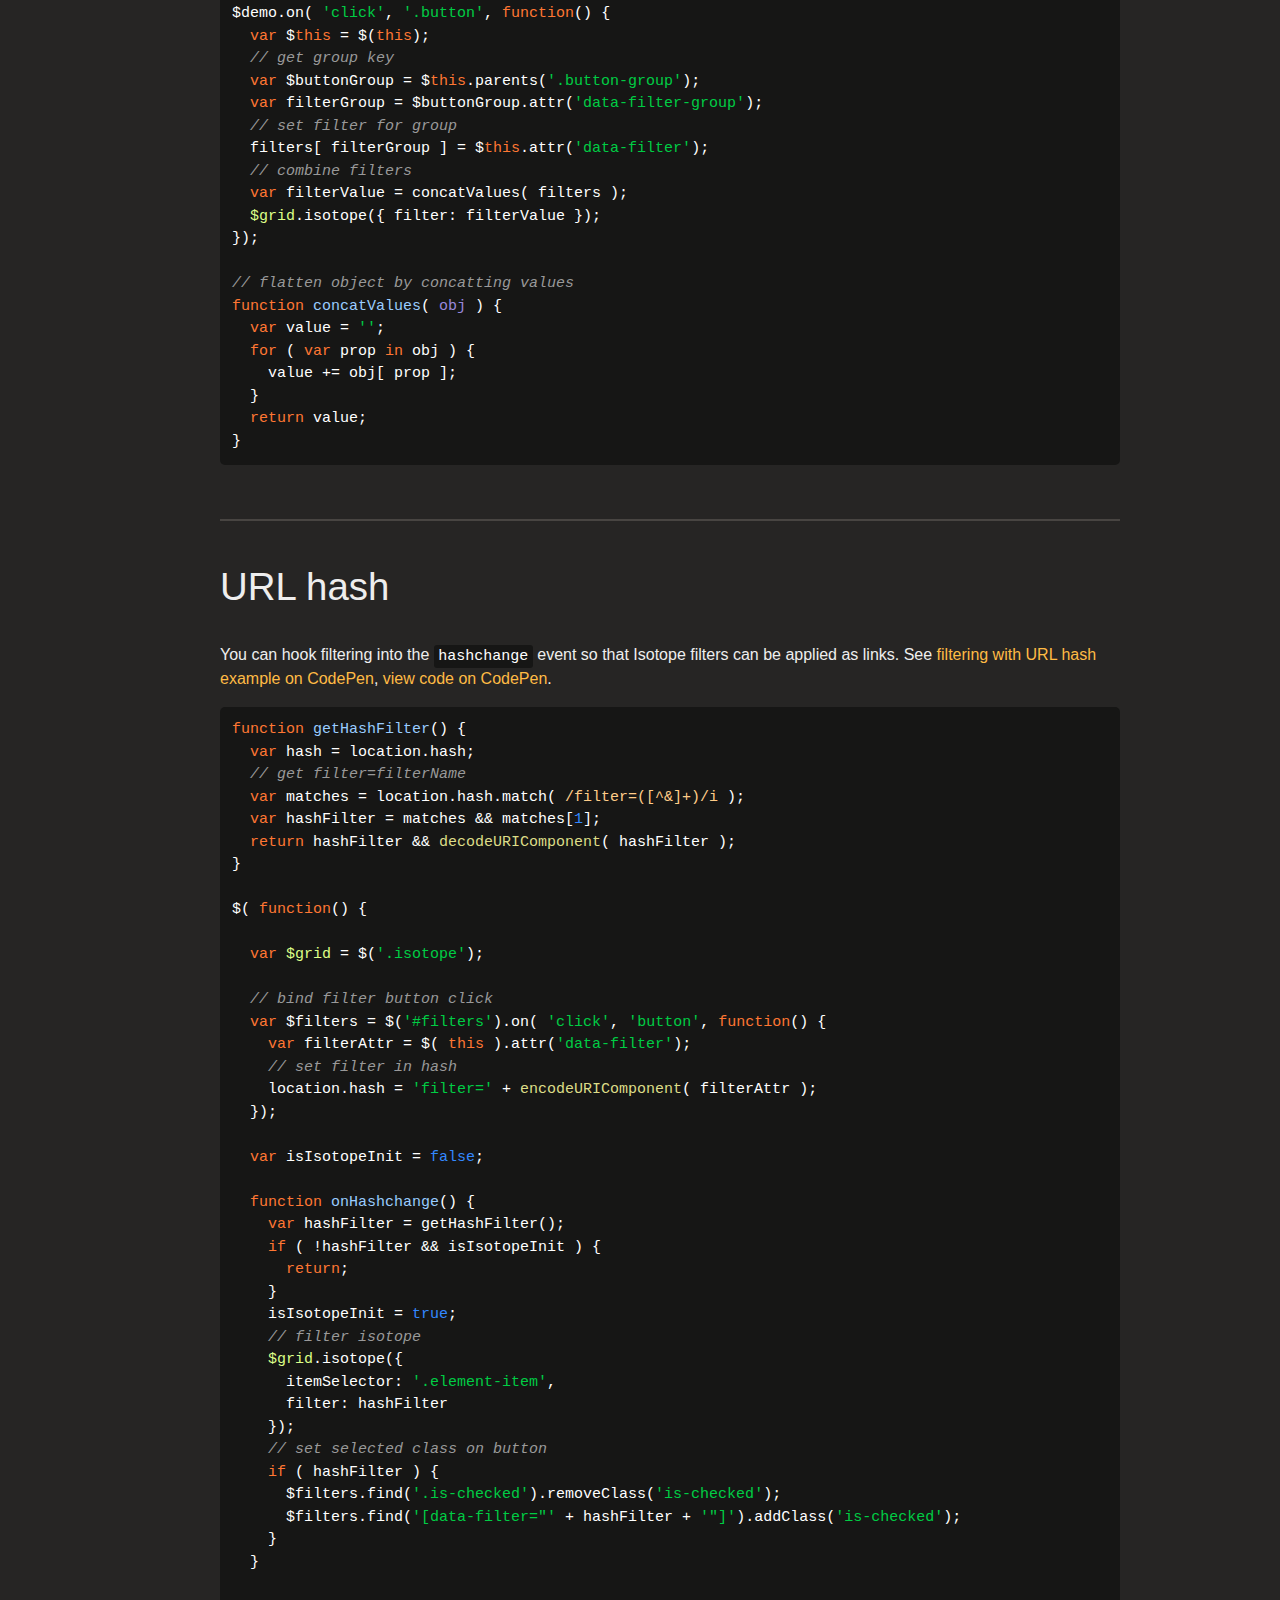
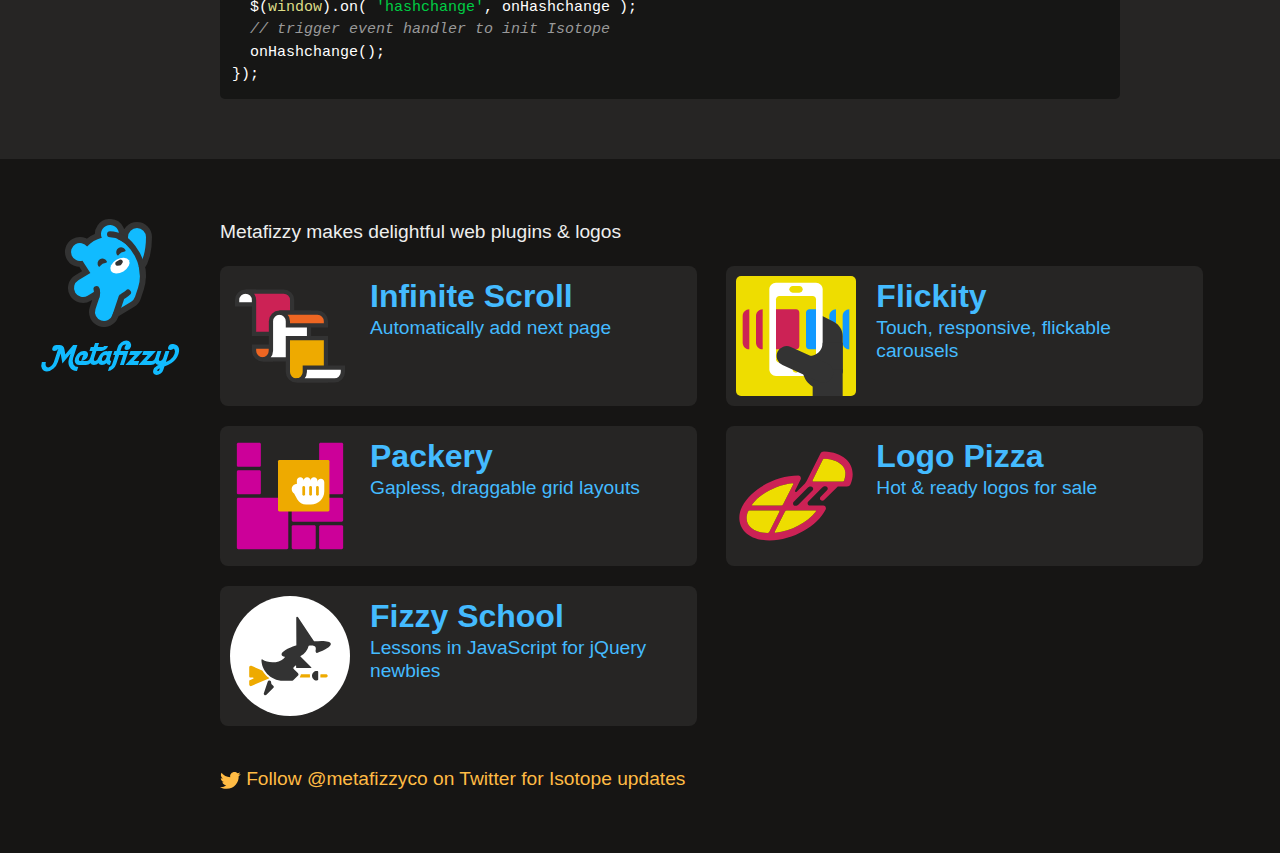
<file: public/vendor/isotope-docs/filtering.html>
<!doctype html>
<html class="export" lang="en">
<head>
  <meta charset="utf-8">
  <meta name="viewport" content="width=device-width">
  <meta name="description" content="Filter &amp; sort magical layouts">

  <title>Isotope &#xB7; Filtering</title>

    <!-- Isotope does not require any CSS files -->
    <link rel="stylesheet" href="css/isotope-docs.css?6" media="screen">

  <meta name="twitter:card" content="summary">
  <meta name="twitter:site" content="@metafizzyco">
  <meta name="twitter:url" content="https://isotope.metafizzy.co/filtering.html">
  <meta name="twitter:title" content="Isotope Filtering">
  <meta name="twitter:description" content="Filter &amp; sort magical layouts">

</head>
<body class="page--filtering">


  <div class="nav">
    <h1 class="nav__title"><a href=".">Isotope</a></h1>
  
    <ol class="site-nav">
      <li class="site-nav__item site-nav__item--filtering">
        <a class="site-nav__item__link" href="filtering.html">Filtering</a></li>
      <li class="site-nav__item site-nav__item--sorting">
        <a class="site-nav__item__link" href="sorting.html">Sorting</a></li>
      <li class="site-nav__item site-nav__item--layout ">
        <a class="site-nav__item__link" href="layout.html">Layout</a>
      </li>
      <li class="site-nav__item site-nav__item--layout-modes sub-nav-parent">
        <a class="site-nav__item__link" href="layout-modes.html">Layout modes</a>
        <ul class="sub-nav">
            <li class="sub-nav__item sub-nav__item--masonry">
              <a class="sub-nav__item__link" href="layout-modes/masonry.html">masonry</a></li>
            <li class="sub-nav__item sub-nav__item--fitrows">
              <a class="sub-nav__item__link" href="layout-modes/fitrows.html">fitRows</a></li>
            <li class="sub-nav__item sub-nav__item--vertical">
              <a class="sub-nav__item__link" href="layout-modes/vertical.html">vertical</a></li>
            <li class="sub-nav__item sub-nav__item--packery">
              <a class="sub-nav__item__link" href="layout-modes/packery.html">packery</a></li>
            <li class="sub-nav__item sub-nav__item--cellsbyrow">
              <a class="sub-nav__item__link" href="layout-modes/cellsbyrow.html">cellsByRow</a></li>
            <li class="sub-nav__item sub-nav__item--masonryhorizontal">
              <a class="sub-nav__item__link" href="layout-modes/masonryhorizontal.html">masonryHorizontal</a></li>
            <li class="sub-nav__item sub-nav__item--fitcolumns">
              <a class="sub-nav__item__link" href="layout-modes/fitcolumns.html">fitColumns</a></li>
            <li class="sub-nav__item sub-nav__item--cellsbycolumn">
              <a class="sub-nav__item__link" href="layout-modes/cellsbycolumn.html">cellsByColumn</a></li>
            <li class="sub-nav__item sub-nav__item--horiz">
              <a class="sub-nav__item__link" href="layout-modes/horiz.html">horiz</a></li>
        </ul>
      </li>
      <li class="site-nav__item site-nav__item--options">
        <a class="site-nav__item__link" href="options.html">Options</a></li>
      <li class="site-nav__item site-nav__item--methods">
        <a class="site-nav__item__link" href="methods.html">Methods</a></li>
      <li class="site-nav__item site-nav__item--events">
        <a class="site-nav__item__link" href="events.html">Events</a></li>
      <li class="site-nav__item site-nav__item--extras">
        <a class="site-nav__item__link" href="extras.html">Extras</a></li>
      <li class="site-nav__item site-nav__item--license">
        <a class="site-nav__item__link" href="license.html">License</a></li>
      <li class="site-nav__item site-nav__item--faq">
        <a class="site-nav__item__link" href="faq.html">FAQ</a></li>
    </ol>
  
    <ul class="page-nav" data-js="page-nav">
<li class="page-nav__item page-nav__item--h2"><a href="#selectors">Selectors</a></li>
<li class="page-nav__item page-nav__item--h3"><a href="#jquery-selectors">jQuery selectors</a></li>
<li class="page-nav__item page-nav__item--h2"><a href="#functions">Functions</a></li>
<li class="page-nav__item page-nav__item--h2"><a href="#ui">UI</a></li>
<li class="page-nav__item page-nav__item--h3"><a href="#filter-functions">Filter functions</a></li>
<li class="page-nav__item page-nav__item--h3"><a href="#other-ui">Other UI</a></li>
<li class="page-nav__item page-nav__item--h2"><a href="#combination-filters">Combination filters</a></li>
<li class="page-nav__item page-nav__item--h3"><a href="#combination-filters-ui">Combination filters UI</a></li>
<li class="page-nav__item page-nav__item--h2"><a href="#url-hash">URL hash</a></li>
</ul>
  </div>


  <div id="content" class="main">
    <div class="container">
        <h1>Filtering</h1>


<p>Isotope can hide and show item elements with the <code>filter</code> option. Items that match that filter will be shown. Items that do not match will be hidden.</p>

<div class="big-demo go-wide" data-js="filtering-demo">
  <div class="filter-button-group button-group js-radio-button-group">
    <button class="button is-checked" data-filter="*">show all</button>
    <button class="button" data-filter=".metal">metal</button>
    <button class="button" data-filter=".transition">transition</button>
    <button class="button" data-filter=".alkali, .alkaline-earth">alkali &amp; alkaline-earth</button>
    <button class="button" data-filter=":not(.transition)">not transition</button>
    <button class="button" data-filter=".metal:not(.transition)">metal but not transition</button>
    <button class="button" data-filter="numberGreaterThan50">number &gt; 50</button>
    <button class="button" data-filter="ium">name ends with &#x2013;ium</button>
  </div>

  <pre class="code-display"><code>$grid.isotope({...})</code></pre>

  <div class="grid">
      <div class="element-item transition metal " data-category="transition">
        <h5 class="name">Mercury</h5>
        <p class="symbol">Hg</p>
        <p class="number">80</p>
        <p class="weight">200.59</p>
      </div>
      <div class="element-item metalloid " data-category="metalloid">
        <h5 class="name">Tellurium</h5>
        <p class="symbol">Te</p>
        <p class="number">52</p>
        <p class="weight">127.6</p>
      </div>
      <div class="element-item post-transition metal " data-category="post-transition">
        <h5 class="name">Bismuth</h5>
        <p class="symbol">Bi</p>
        <p class="number">83</p>
        <p class="weight">208.980</p>
      </div>
      <div class="element-item post-transition metal " data-category="post-transition">
        <h5 class="name">Lead</h5>
        <p class="symbol">Pb</p>
        <p class="number">82</p>
        <p class="weight">207.2</p>
      </div>
      <div class="element-item transition metal " data-category="transition">
        <h5 class="name">Gold</h5>
        <p class="symbol">Au</p>
        <p class="number">79</p>
        <p class="weight">196.967</p>
      </div>
      <div class="element-item alkali metal " data-category="alkali">
        <h5 class="name">Potassium</h5>
        <p class="symbol">K</p>
        <p class="number">19</p>
        <p class="weight">39.0983</p>
      </div>
      <div class="element-item alkali metal " data-category="alkali">
        <h5 class="name">Sodium</h5>
        <p class="symbol">Na</p>
        <p class="number">11</p>
        <p class="weight">22.99</p>
      </div>
      <div class="element-item transition metal " data-category="transition">
        <h5 class="name">Cadmium</h5>
        <p class="symbol">Cd</p>
        <p class="number">48</p>
        <p class="weight">112.411</p>
      </div>
      <div class="element-item alkaline-earth metal " data-category="alkaline-earth">
        <h5 class="name">Calcium</h5>
        <p class="symbol">Ca</p>
        <p class="number">20</p>
        <p class="weight">40.078</p>
      </div>
      <div class="element-item transition metal " data-category="transition">
        <h5 class="name">Rhenium</h5>
        <p class="symbol">Re</p>
        <p class="number">75</p>
        <p class="weight">186.207</p>
      </div>
      <div class="element-item post-transition metal " data-category="post-transition">
        <h5 class="name">Thallium</h5>
        <p class="symbol">Tl</p>
        <p class="number">81</p>
        <p class="weight">204.383</p>
      </div>
      <div class="element-item metalloid " data-category="metalloid">
        <h5 class="name">Antimony</h5>
        <p class="symbol">Sb</p>
        <p class="number">51</p>
        <p class="weight">121.76</p>
      </div>
      <div class="element-item transition metal " data-category="transition">
        <h5 class="name">Cobalt</h5>
        <p class="symbol">Co</p>
        <p class="number">27</p>
        <p class="weight">58.933</p>
      </div>
      <div class="element-item lanthanoid metal inner-transition " data-category="lanthanoid">
        <h5 class="name">Ytterbium</h5>
        <p class="symbol">Yb</p>
        <p class="number">70</p>
        <p class="weight">173.054</p>
      </div>
      <div class="element-item noble-gas nonmetal " data-category="noble-gas">
        <h5 class="name">Argon</h5>
        <p class="symbol">Ar</p>
        <p class="number">18</p>
        <p class="weight">39.948</p>
      </div>
      <div class="element-item diatomic nonmetal " data-category="diatomic">
        <h5 class="name">Nitrogen</h5>
        <p class="symbol">N</p>
        <p class="number">7</p>
        <p class="weight">14.007</p>
      </div>
      <div class="element-item actinoid metal inner-transition " data-category="actinoid">
        <h5 class="name">Uranium</h5>
        <p class="symbol">U</p>
        <p class="number">92</p>
        <p class="weight">238.029</p>
      </div>
      <div class="element-item actinoid metal inner-transition " data-category="actinoid">
        <h5 class="name">Plutonium</h5>
        <p class="symbol">Pu</p>
        <p class="number">94</p>
        <p class="weight">(244)</p>
      </div>
  </div>

  <p class="edit-demo">
      <a href="https://codepen.io/desandro/pen/Ehgij">Edit this demo</a>
      or <a href="https://codepen.io/desandro/pen/BgcCD">vanilla JS demo</a> on CodePen
  </p>
</div>


<h2 id="selectors">Selectors</h2>

<p>The simplest way to filter items is with selectors, like classes. For example, each item element can have several identifying classes: <code>transition</code>, <code>metal</code>, <code>lanthanoid</code>, <code>alkali</code>, etc.</p>

<pre><code class="html"><span class="tag">&lt;<span class="name">div</span> <span class="attr">class</span>=<span class="string">&quot;grid&quot;</span>&gt;</span>
  <span class="tag">&lt;<span class="name">div</span> <span class="attr">class</span>=<span class="string">&quot;element-item transition metal&quot;</span>&gt;</span>...<span class="tag">&lt;/<span class="name">div</span>&gt;</span>
  <span class="tag">&lt;<span class="name">div</span> <span class="attr">class</span>=<span class="string">&quot;element-item post-transition metal&quot;</span>&gt;</span>...<span class="tag">&lt;/<span class="name">div</span>&gt;</span>
  <span class="tag">&lt;<span class="name">div</span> <span class="attr">class</span>=<span class="string">&quot;element-item alkali metal&quot;</span>&gt;</span>...<span class="tag">&lt;/<span class="name">div</span>&gt;</span>
  <span class="tag">&lt;<span class="name">div</span> <span class="attr">class</span>=<span class="string">&quot;element-item transition metal&quot;</span>&gt;</span>...<span class="tag">&lt;/<span class="name">div</span>&gt;</span>
  <span class="tag">&lt;<span class="name">div</span> <span class="attr">class</span>=<span class="string">&quot;element-item lanthanoid metal inner-transition&quot;</span>&gt;</span>...<span class="tag">&lt;/<span class="name">div</span>&gt;</span>
  <span class="tag">&lt;<span class="name">div</span> <span class="attr">class</span>=<span class="string">&quot;element-item halogen nonmetal&quot;</span>&gt;</span>...<span class="tag">&lt;/<span class="name">div</span>&gt;</span>
  <span class="tag">&lt;<span class="name">div</span> <span class="attr">class</span>=<span class="string">&quot;element-item alkaline-earth metal&quot;</span>&gt;</span>...<span class="tag">&lt;/<span class="name">div</span>&gt;</span>
  ...
<span class="tag">&lt;/<span class="name">div</span>&gt;</span>
</code></pre>

<p>Set a selector with the <code>filter</code> option. Items that match the selector will be shown. Items that do not match will be hidden. </p>

<pre><code class="js"><span class="comment">// filter .metal items</span>
<span class="jquery_var">$grid</span>.isotope({ <span class="attr">filter</span>: <span class="string">&apos;.metal&apos;</span> });

<span class="comment">// filter .alkali OR .alkaline-earth items</span>
<span class="jquery_var">$grid</span>.isotope({ <span class="attr">filter</span>: <span class="string">&apos;.alkali, .alkaline-earth&apos;</span> });

<span class="comment">// filter .metal AND .transition items</span>
<span class="jquery_var">$grid</span>.isotope({ <span class="attr">filter</span>: <span class="string">&apos;.metal.transition&apos;</span> });

<span class="comment">// show all items</span>
<span class="jquery_var">$grid</span>.isotope({ <span class="attr">filter</span>: <span class="string">&apos;*&apos;</span> });

</code></pre>


<h3 id="jquery-selectors">jQuery selectors</h3>

<p>Isotope uses jQuery to filter items (if jQuery is present). You can filter items with <a href="https://api.jquery.com/category/selectors/">jQuery selectors</a>.</p>

<pre><code class="js"><span class="comment">// filter .metal items that are NOT .transition</span>
<span class="jquery_var">$grid</span>.isotope({ <span class="attr">filter</span>: <span class="string">&apos;.metal:not(.transition)&apos;</span> });
</code></pre>


<h2 id="functions">Functions</h2>

<p>You can filter with functions. The example at the top of this page uses a function to filter items when the item&#x2019;s number is greater than 50.</p>

<pre><code class="html"><span class="tag">&lt;<span class="name">div</span> <span class="attr">class</span>=<span class="string">&quot;grid&quot;</span>&gt;</span>
  <span class="tag">&lt;<span class="name">div</span> <span class="attr">class</span>=<span class="string">&quot;element-item ...&quot;</span>&gt;</span><span class="tag">&lt;<span class="name">p</span> <span class="attr">class</span>=<span class="string">&quot;number&quot;</span>&gt;</span>80<span class="tag">&lt;/<span class="name">p</span>&gt;</span><span class="tag">&lt;/<span class="name">div</span>&gt;</span>
  <span class="tag">&lt;<span class="name">div</span> <span class="attr">class</span>=<span class="string">&quot;element-item ...&quot;</span>&gt;</span><span class="tag">&lt;<span class="name">p</span> <span class="attr">class</span>=<span class="string">&quot;number&quot;</span>&gt;</span>42<span class="tag">&lt;/<span class="name">p</span>&gt;</span><span class="tag">&lt;/<span class="name">div</span>&gt;</span>
  <span class="tag">&lt;<span class="name">div</span> <span class="attr">class</span>=<span class="string">&quot;element-item ...&quot;</span>&gt;</span><span class="tag">&lt;<span class="name">p</span> <span class="attr">class</span>=<span class="string">&quot;number&quot;</span>&gt;</span>20<span class="tag">&lt;/<span class="name">p</span>&gt;</span><span class="tag">&lt;/<span class="name">div</span>&gt;</span>
  <span class="tag">&lt;<span class="name">div</span> <span class="attr">class</span>=<span class="string">&quot;element-item ...&quot;</span>&gt;</span><span class="tag">&lt;<span class="name">p</span> <span class="attr">class</span>=<span class="string">&quot;number&quot;</span>&gt;</span>75<span class="tag">&lt;/<span class="name">p</span>&gt;</span><span class="tag">&lt;/<span class="name">div</span>&gt;</span>
  ...
<span class="tag">&lt;/<span class="name">div</span>&gt;</span>
</code></pre>

<p>If you use jQuery, you can filter with <a href="https://api.jquery.com/is/#is-functionindex">functions in jQuery</a>.</p>

<pre><code class="js"><span class="jquery_var">$grid</span>.isotope({
  <span class="comment">// filter element with numbers greater than 50</span>
  filter: <span class="function"><span class="keyword">function</span>(<span class="params"></span>) </span>{
    <span class="comment">// _this_ is the item element. Get text of element&apos;s .number</span>
    <span class="keyword">var</span> number = $(<span class="keyword">this</span>).find(<span class="string">&apos;.number&apos;</span>).text();
    <span class="comment">// return true to show, false to hide</span>
    <span class="keyword">return</span> <span class="built_in">parseInt</span>( number, <span class="number">10</span> ) &gt; <span class="number">50</span>;
  }
})
</code></pre>

<p>You can still filter with functions if you don&#x2019;t use jQuery.</p>

<pre><code class="js"><span class="isotope_var">iso</span>.arrange({
  <span class="comment">// item element provided as argument</span>
  filter: <span class="function"><span class="keyword">function</span>(<span class="params"> itemElem </span>) </span>{
    <span class="keyword">var</span> number = itemElem.querySelector(<span class="string">&apos;.number&apos;</span>).innerText;
    <span class="keyword">return</span> <span class="built_in">parseInt</span>( number, <span class="number">10</span> ) &gt; <span class="number">50</span>;
  }
});
</code></pre>


<h2 id="ui">UI</h2>

<p>The example at the top uses buttons for UI. Each button has its filter set in the <code>data-filter</code> attribute.</p>

<pre><code class="html"><span class="tag">&lt;<span class="name">div</span> <span class="attr">class</span>=<span class="string">&quot;button-group filter-button-group&quot;</span>&gt;</span>
  <span class="tag">&lt;<span class="name">button</span> <span class="attr">data-filter</span>=<span class="string">&quot;*&quot;</span>&gt;</span>show all<span class="tag">&lt;/<span class="name">button</span>&gt;</span>
  <span class="tag">&lt;<span class="name">button</span> <span class="attr">data-filter</span>=<span class="string">&quot;.metal&quot;</span>&gt;</span>metal<span class="tag">&lt;/<span class="name">button</span>&gt;</span>
  <span class="tag">&lt;<span class="name">button</span> <span class="attr">data-filter</span>=<span class="string">&quot;.transition&quot;</span>&gt;</span>transition<span class="tag">&lt;/<span class="name">button</span>&gt;</span>
  <span class="tag">&lt;<span class="name">button</span> <span class="attr">data-filter</span>=<span class="string">&quot;.alkali, .alkaline-earth&quot;</span>&gt;</span>alkali &amp; alkaline-earth<span class="tag">&lt;/<span class="name">button</span>&gt;</span>
  <span class="tag">&lt;<span class="name">button</span> <span class="attr">data-filter</span>=<span class="string">&quot;:not(.transition)&quot;</span>&gt;</span>not transition<span class="tag">&lt;/<span class="name">button</span>&gt;</span>
  <span class="tag">&lt;<span class="name">button</span> <span class="attr">data-filter</span>=<span class="string">&quot;.metal:not(.transition)&quot;</span>&gt;</span>metal but not transition<span class="tag">&lt;/<span class="name">button</span>&gt;</span>
<span class="tag">&lt;/<span class="name">div</span>&gt;</span>
</code></pre>

<p>In the JS, we can use that filter when a button is clicked.</p>

<pre><code class="js"><span class="comment">// init Isotope</span>
<span class="keyword">var</span> <span class="jquery_var">$grid</span> = $(<span class="string">&apos;.grid&apos;</span>).isotope({
  <span class="comment">// options</span>
});
<span class="comment">// filter items on button click</span>
$(<span class="string">&apos;.filter-button-group&apos;</span>).on( <span class="string">&apos;click&apos;</span>, <span class="string">&apos;button&apos;</span>, <span class="function"><span class="keyword">function</span>(<span class="params"></span>) </span>{
  <span class="keyword">var</span> filterValue = $(<span class="keyword">this</span>).attr(<span class="string">&apos;data-filter&apos;</span>);
  <span class="jquery_var">$grid</span>.isotope({ <span class="attr">filter</span>: filterValue });
});
</code></pre>

<h3 id="filter-functions">Filter functions</h3>

<p>To filter with a function, use a keyword and map it to an object.</p>

<pre><code class="html"><span class="tag">&lt;<span class="name">button</span> <span class="attr">data-filter</span>=<span class="string">&quot;numberGreaterThan50&quot;</span>&gt;</span>number &gt; 50<span class="tag">&lt;/<span class="name">button</span>&gt;</span>
<span class="tag">&lt;<span class="name">button</span> <span class="attr">data-filter</span>=<span class="string">&quot;ium&quot;</span>&gt;</span>name ends with -ium<span class="tag">&lt;/<span class="name">button</span>&gt;</span>
</code></pre>

<pre><code class="js"><span class="comment">// jQuery</span>
<span class="comment">// hash of functions that match data-filter values</span>
<span class="keyword">var</span> filterFns = {
  <span class="comment">// show if number is greater than 50</span>
  numberGreaterThan50: <span class="function"><span class="keyword">function</span>(<span class="params"></span>) </span>{
    <span class="comment">// use $(this) to get item element</span>
    <span class="keyword">var</span> number = $(<span class="keyword">this</span>).find(<span class="string">&apos;.number&apos;</span>).text();
    <span class="keyword">return</span> <span class="built_in">parseInt</span>( number, <span class="number">10</span> ) &gt; <span class="number">50</span>;
  },
  <span class="comment">// show if name ends with -ium</span>
  ium: <span class="function"><span class="keyword">function</span>(<span class="params"></span>) </span>{
    <span class="keyword">var</span> name = $(<span class="keyword">this</span>).find(<span class="string">&apos;.name&apos;</span>).text();
    <span class="keyword">return</span> name.match( <span class="regexp">/ium$/</span> );
  }
};

<span class="comment">// filter items on button click</span>
$(<span class="string">&apos;.filter-button-group&apos;</span>).on( <span class="string">&apos;click&apos;</span>, <span class="string">&apos;button&apos;</span>, <span class="function"><span class="keyword">function</span>(<span class="params"></span>) </span>{
  <span class="keyword">var</span> filterValue = $(<span class="keyword">this</span>).attr(<span class="string">&apos;data-filter&apos;</span>);
  <span class="comment">// use filter function if value matches</span>
  filterValue = filterFns[ filterValue ] || filterValue;
  <span class="jquery_var">$grid</span>.isotope({ <span class="attr">filter</span>: filterValue });
});
</code></pre>

<pre><code class="js"><span class="comment">// vanilla JS</span>
<span class="comment">// hash of functions that match data-filter values</span>
<span class="keyword">var</span> filterFns = {
  <span class="comment">// show if number is greater than 50</span>
  numberGreaterThan50: <span class="function"><span class="keyword">function</span>(<span class="params"> itemElem </span>) </span>{
    <span class="comment">// use itemElem argument for item element</span>
    <span class="keyword">var</span> number = itemElem.querySelector(<span class="string">&apos;.number&apos;</span>).textContent;
    <span class="keyword">return</span> <span class="built_in">parseInt</span>( number, <span class="number">10</span> ) &gt; <span class="number">50</span>;
  },
  <span class="comment">// show if name ends with -ium</span>
  ium: <span class="function"><span class="keyword">function</span>(<span class="params"> itemElem </span>) </span>{
    <span class="keyword">var</span> number = itemElem.querySelector(<span class="string">&apos;.name&apos;</span>).textContent;
    <span class="keyword">return</span> name.match( <span class="regexp">/ium$/</span> );
  }
};
</code></pre>

<h3 id="other-ui">Other UI</h3>

<p>Your UI does not have to be buttons. You can use <code>&lt;select&gt;</code>s, radio inputs,  and other options.</p>

<ul>
  <li><a href="https://codepen.io/desandro/pen/jubmr">Select example</a></li>
  <li><a href="https://codepen.io/desandro/pen/qlwyL">Radio input example</a></li>
  <li><a href="https://codepen.io/desandro/pen/wfaGu">Filtering with a quick-search</a></li>
  <li><a href="https://codepen.io/desandro/pen/JGKyrY">Inclusive combination filters with checkboxes</a></li>
  <li><a href="https://codepen.io/desandro/pen/zrMXQv">Inclusive combination filters with toggle buttons</a></li>
</ul>


<h2 id="combination-filters">Combination filters</h2>

<p>Filters can be combined. In addition to filtering for just <code>.red</code> or <code>.tall</code>, you can pass in a filter selector of both: <code>.red.tall</code>.</p>

<div class="big-demo" data-js="combination-filters">

  <div class="ui-group">
    <p class="ui-group__title">Color</p>
    <div class="button-group js-radio-button-group" data-filter-group="color">
      <button class="button is-checked" data-filter="">any</button>
        <button class="button" data-filter=".red">red</button>
        <button class="button" data-filter=".blue">blue</button>
        <button class="button" data-filter=".yellow">yellow</button>
    </div>
  </div>

  <div class="ui-group">
    <p class="ui-group__title">Size</p>
    <div class="button-group js-radio-button-group" data-filter-group="size">
      <button class="button is-checked" data-filter="">any</button>
        <button class="button" data-filter=".small">small</button>
        <button class="button" data-filter=".wide">wide</button>
        <button class="button" data-filter=".big">big</button>
        <button class="button" data-filter=".tall">tall</button>
    </div>
  </div>

  <div class="ui-group">
    <p class="ui-group__title">Shape</p>
    <div class="button-group js-radio-button-group" data-filter-group="shape">
      <button class="button is-checked" data-filter="">any</button>
        <button class="button" data-filter=".round">round</button>
        <button class="button" data-filter=".square">square</button>
    </div>
  </div>

  <pre class="code-display"><code>$grid.isotope({...})</code></pre>

  <div class="grid">
            <div class="color-shape small round red"></div>
            <div class="color-shape small round blue"></div>
            <div class="color-shape small round yellow"></div>
            <div class="color-shape small square red"></div>
            <div class="color-shape small square blue"></div>
            <div class="color-shape small square yellow"></div>
            <div class="color-shape wide round red"></div>
            <div class="color-shape wide round blue"></div>
            <div class="color-shape wide round yellow"></div>
            <div class="color-shape wide square red"></div>
            <div class="color-shape wide square blue"></div>
            <div class="color-shape wide square yellow"></div>
            <div class="color-shape big round red"></div>
            <div class="color-shape big round blue"></div>
            <div class="color-shape big round yellow"></div>
            <div class="color-shape big square red"></div>
            <div class="color-shape big square blue"></div>
            <div class="color-shape big square yellow"></div>
            <div class="color-shape tall round red"></div>
            <div class="color-shape tall round blue"></div>
            <div class="color-shape tall round yellow"></div>
            <div class="color-shape tall square red"></div>
            <div class="color-shape tall square blue"></div>
            <div class="color-shape tall square yellow"></div>
  </div>

  <p class="edit-demo">
      <a href="https://codepen.io/desandro/pen/JEojz">Edit this demo on CodePen</a>
  </p>
</div>

<h3 id="combination-filters-ui">Combination filters UI</h3>

<p>In this example, buttons are collected in a <code>button-group</code>. Each <code>button-group</code> has a <code>data-filter-group</code>.</p>

<pre><code class="html"><span class="tag">&lt;<span class="name">div</span> <span class="attr">class</span>=<span class="string">&quot;button-group&quot;</span> <span class="attr">data-filter-group</span>=<span class="string">&quot;color&quot;</span>&gt;</span>
  <span class="tag">&lt;<span class="name">button</span> <span class="attr">data-filter</span>=<span class="string">&quot;&quot;</span>&gt;</span>any<span class="tag">&lt;/<span class="name">button</span>&gt;</span>
  <span class="tag">&lt;<span class="name">button</span> <span class="attr">data-filter</span>=<span class="string">&quot;.red&quot;</span>&gt;</span>red<span class="tag">&lt;/<span class="name">button</span>&gt;</span>
  <span class="tag">&lt;<span class="name">button</span> <span class="attr">data-filter</span>=<span class="string">&quot;.blue&quot;</span>&gt;</span>blue<span class="tag">&lt;/<span class="name">button</span>&gt;</span>
  <span class="tag">&lt;<span class="name">button</span> <span class="attr">data-filter</span>=<span class="string">&quot;.yellow&quot;</span>&gt;</span>yellow<span class="tag">&lt;/<span class="name">button</span>&gt;</span>
<span class="tag">&lt;/<span class="name">div</span>&gt;</span>

<span class="tag">&lt;<span class="name">div</span> <span class="attr">class</span>=<span class="string">&quot;button-group&quot;</span> <span class="attr">data-filter-group</span>=<span class="string">&quot;size&quot;</span>&gt;</span>
  <span class="tag">&lt;<span class="name">button</span> <span class="attr">data-filter</span>=<span class="string">&quot;&quot;</span>&gt;</span>any<span class="tag">&lt;/<span class="name">button</span>&gt;</span>
  <span class="tag">&lt;<span class="name">button</span> <span class="attr">data-filter</span>=<span class="string">&quot;.small&quot;</span>&gt;</span>small<span class="tag">&lt;/<span class="name">button</span>&gt;</span>
  <span class="tag">&lt;<span class="name">button</span> <span class="attr">data-filter</span>=<span class="string">&quot;.wide&quot;</span>&gt;</span>wide<span class="tag">&lt;/<span class="name">button</span>&gt;</span>
  ...
<span class="tag">&lt;/<span class="name">div</span>&gt;</span>
</code></pre>

<p>In the JavaScript, these filters are stored in an object, <code>filters</code>. When a button is clicked, it changes the filter for that group. The object&#x2019;s values are then combined into one filter <code>&apos;.red.small&apos;</code>.</p>

<pre><code class="js"><span class="comment">// store filter for each group</span>
<span class="keyword">var</span> filters = {};

$demo.on( <span class="string">&apos;click&apos;</span>, <span class="string">&apos;.button&apos;</span>, <span class="function"><span class="keyword">function</span>(<span class="params"></span>) </span>{
  <span class="keyword">var</span> $<span class="keyword">this</span> = $(<span class="keyword">this</span>);
  <span class="comment">// get group key</span>
  <span class="keyword">var</span> $buttonGroup = $<span class="keyword">this</span>.parents(<span class="string">&apos;.button-group&apos;</span>);
  <span class="keyword">var</span> filterGroup = $buttonGroup.attr(<span class="string">&apos;data-filter-group&apos;</span>);
  <span class="comment">// set filter for group</span>
  filters[ filterGroup ] = $<span class="keyword">this</span>.attr(<span class="string">&apos;data-filter&apos;</span>);
  <span class="comment">// combine filters</span>
  <span class="keyword">var</span> filterValue = concatValues( filters );
  <span class="jquery_var">$grid</span>.isotope({ <span class="attr">filter</span>: filterValue });
});

<span class="comment">// flatten object by concatting values</span>
<span class="function"><span class="keyword">function</span> <span class="title">concatValues</span>(<span class="params"> obj </span>) </span>{
  <span class="keyword">var</span> value = <span class="string">&apos;&apos;</span>;
  <span class="keyword">for</span> ( <span class="keyword">var</span> prop <span class="keyword">in</span> obj ) {
    value += obj[ prop ];
  }
  <span class="keyword">return</span> value;
}
</code></pre>

<h2 id="url-hash">URL hash</h2>

<p>You can hook filtering into the <code>hashchange</code> event so that Isotope filters can be applied as links. See <a href="https://s.codepen.io/desandro/debug/vErxXj#filter=%3Anot(.transition)">filtering with URL hash example on CodePen</a>, <a href="https://codepen.io/desandro/pen/vErxXj">view code on CodePen</a>.</p>

<pre><code class="js"><span class="function"><span class="keyword">function</span> <span class="title">getHashFilter</span>(<span class="params"></span>) </span>{
  <span class="keyword">var</span> hash = location.hash;
  <span class="comment">// get filter=filterName</span>
  <span class="keyword">var</span> matches = location.hash.match( <span class="regexp">/filter=([^&amp;]+)/i</span> );
  <span class="keyword">var</span> hashFilter = matches &amp;&amp; matches[<span class="number">1</span>];
  <span class="keyword">return</span> hashFilter &amp;&amp; <span class="built_in">decodeURIComponent</span>( hashFilter );
}

$( <span class="function"><span class="keyword">function</span>(<span class="params"></span>) </span>{

  <span class="keyword">var</span> <span class="jquery_var">$grid</span> = $(<span class="string">&apos;.isotope&apos;</span>);

  <span class="comment">// bind filter button click</span>
  <span class="keyword">var</span> $filters = $(<span class="string">&apos;#filters&apos;</span>).on( <span class="string">&apos;click&apos;</span>, <span class="string">&apos;button&apos;</span>, <span class="function"><span class="keyword">function</span>(<span class="params"></span>) </span>{
    <span class="keyword">var</span> filterAttr = $( <span class="keyword">this</span> ).attr(<span class="string">&apos;data-filter&apos;</span>);
    <span class="comment">// set filter in hash</span>
    location.hash = <span class="string">&apos;filter=&apos;</span> + <span class="built_in">encodeURIComponent</span>( filterAttr );
  });

  <span class="keyword">var</span> isIsotopeInit = <span class="literal">false</span>;

  <span class="function"><span class="keyword">function</span> <span class="title">onHashchange</span>(<span class="params"></span>) </span>{
    <span class="keyword">var</span> hashFilter = getHashFilter();
    <span class="keyword">if</span> ( !hashFilter &amp;&amp; isIsotopeInit ) {
      <span class="keyword">return</span>;
    }
    isIsotopeInit = <span class="literal">true</span>;
    <span class="comment">// filter isotope</span>
    <span class="jquery_var">$grid</span>.isotope({
      <span class="attr">itemSelector</span>: <span class="string">&apos;.element-item&apos;</span>,
      <span class="attr">filter</span>: hashFilter
    });
    <span class="comment">// set selected class on button</span>
    <span class="keyword">if</span> ( hashFilter ) {
      $filters.find(<span class="string">&apos;.is-checked&apos;</span>).removeClass(<span class="string">&apos;is-checked&apos;</span>);
      $filters.find(<span class="string">&apos;[data-filter=&quot;&apos;</span> + hashFilter + <span class="string">&apos;&quot;]&apos;</span>).addClass(<span class="string">&apos;is-checked&apos;</span>);
    }
  }

  $(<span class="built_in">window</span>).on( <span class="string">&apos;hashchange&apos;</span>, onHashchange );
  <span class="comment">// trigger event handler to init Isotope</span>
  onHashchange();
});
</code></pre>
    </div>
  </div>

  <footer class="site-footer">
  
    <div class="container">
  
      <p class="site-footer__copy">Metafizzy makes delightful web plugins &amp; logos</p>
  
      <div class="showcase">
      
        <ul class="showcase-item-list">
      
            <li class="showcase-item">
              <a class="showcase-item__link" href="https://infinite-scroll.com">
                <div class="showcase-item__image">
                    <svg class="infinite-scroll-illo" xmlns="http://www.w3.org/2000/svg" viewbox="0 0 520 520" width="200" height="200">
                      <path class="infinite-scroll-illo__page infinite-scroll-illo__page--back" d="M90,110H10V90c0-22,18-40,40-40h40V110z"/>
                      <path class="infinite-scroll-illo__page infinite-scroll-illo__page--front1" d="M270,90L270,90c0-22-18-40-40-40h0H50h0c22,0,40,18,40,40v0v0v160h180V90z"/>
                      <path class="infinite-scroll-illo__page infinite-scroll-illo__page--front2" d="M170,330v-20H90v20v0c0,22,18,40,40,40h0h40V330z"/>
                      <path class="infinite-scroll-illo__page infinite-scroll-illo__page--back" d="M350,150H210c-22,0-40,18-40,40v140v0c0,22-18,40-40,40h0h220V150z"/>
                      <path class="infinite-scroll-illo__page infinite-scroll-illo__page--front3" d="M430,470V270H250v160c0,22,18,40,40,40H430z"/>
                      <path class="infinite-scroll-illo__page infinite-scroll-illo__page--front2" d="M250,190v20h180v-20c0-22-18-40-40-40H210h0C232,150,250,168,250,190L250,190z"/>
                      <path class="infinite-scroll-illo__page infinite-scroll-illo__page--back" d="M330,410v20v0c0,22-18,40-40,40h0h180c22,0,40-18,40-40v-20H330z"/>
                    </svg>
                </div>
                <div class="showcase-item__text">
                  <h3 class="showcase-item__title">Infinite Scroll</h3>
                  <p class="showcase-item__description">Automatically add next page</p>
                </div>
              </a>
            </li>
      
            <li class="showcase-item">
              <a class="showcase-item__link" href="https://flickity.metafizzy.co">
                <div class="showcase-item__image">
                    <svg class="flickity-illo" xmlns="http://www.w3.org/2000/svg" viewbox="0 0 360 360" width="100" height="100">
                      <path class="flickity-illo__color1" fill="#19F" d="M300 220L300 220c-11 0-20-9-20-20v-80c0-11 9-20 20-20h0V220z"/>
                      <path class="flickity-illo__color1" fill="#19F" d="M340 220L340 220c-11 0-20-9-20-20v-80c0-11 9-20 20-20h0V220z"/>
                      <path class="flickity-illo__color2" fill="#333" d="M320 290V180c0-18-10-35-27-43L240 110v180H320z"/>
                      <path class="flickity-illo__color3" fill="white" d="M240 300H120c-11 0-20-9-20-20V40c0-11 9-20 20-20h120c11 0 20 9 20 20v240C260 291 251 300 240 300z"/>
                      <path class="flickity-illo__color4" fill="#ED0" d="M230 260H130c-6 0-10-5-10-10V70c0-6 5-10 10-10h100c6 0 10 5 10 10v180 C240 256 236 260 230 260z"/>
                      <path class="flickity-illo__color2" fill="#333" d="M260 200h60v81c0 32-26 59-59 59h0c-34 0-61-27-61-61V240h20 C242 240 260 222 260 200L260 200z"/>
                      <path class="flickity-illo__color5" fill="#C25" d="M180 220h-60V100h60c6 0 10 5 10 10v100C190 216 186 220 180 220z"/>
                      <path class="flickity-illo__color1" fill="#19F" d="M240 220h-20c-6 0-10-5-10-10V110c0-6 5-10 10-10h20V220z"/>
                      <rect class="flickity-illo__color2" fill="#333" x="230" y="280" width="90" height="80"/>
                      <circle class="flickity-illo__color4" fill="#ED0" cx="180" cy="280" r="10"/>
                      <line class="flickity-illo__thumb" stroke="#333" stroke-width="60" stroke-linecap="round" x1="262" y1="290" x2="152" y2="240"/>
                      <path class="flickity-illo__color4" fill="#ED0" d="M190 50h-20c-6 0-10-5-10-10v0c0-6 5-10 10-10h20c6 0 10 5 10 10v0C200 46 196 50 190 50z"/>
                      <path class="flickity-illo__color5" fill="#C25" d="M80 220L80 220c-11 0-20-9-20-20v-80c0-11 9-20 20-20h0V220z"/>
                      <path class="flickity-illo__color5" fill="#C25" d="M40 220L40 220c-11 0-20-9-20-20v-80c0-11 9-20 20-20h0V220z"/>
                    </svg>
                </div>
                <div class="showcase-item__text">
                  <h3 class="showcase-item__title">Flickity</h3>
                  <p class="showcase-item__description">Touch, responsive, flickable carousels</p>
                </div>
              </a>
            </li>
      
            <li class="showcase-item">
              <a class="showcase-item__link" href="https://packery.metafizzy.co">
                <div class="showcase-item__image">
                    <svg class="packery-illo" xmlns="http://www.w3.org/2000/svg" viewbox="0 0 700 700" width="100" height="100">
                      <path class="packery-illo__item" fill="#C09" d="M172 180H48c-4 0-8-4-8-8V48c0-4 4-8 8-8h124c4 0 8 4 8 8v124C180 176 176 180 172 180z"/>
                      <path class="packery-illo__item" fill="#C09" d="M172 340H48c-4 0-8-4-8-8V208c0-4 4-8 8-8h124c4 0 8 4 8 8v124C180 336 176 340 172 340z"/>
                      <path class="packery-illo__item" fill="#C09" d="M492 660H368c-4 0-8-4-8-8V528c0-4 4-8 8-8h124c4 0 8 4 8 8v124C500 656 496 660 492 660z"/>
                      <path class="packery-illo__item" fill="#C09" d="M652 660H528c-4 0-8-4-8-8V528c0-4 4-8 8-8h124c4 0 8 4 8 8v124C660 656 656 660 652 660z"/>
                      <path class="packery-illo__item" fill="#C09" d="M652 500H368c-4 0-8-4-8-8V368c0-4 4-8 8-8h284c4 0 8 4 8 8v124C660 496 656 500 652 500z"/>
                      <path class="packery-illo__item" fill="#C09" d="M332 660H48c-4 0-8-4-8-8V368c0-4 4-8 8-8h284c4 0 8 4 8 8v284C340 656 336 660 332 660z"/>
                      <path class="packery-illo__item" fill="#C09" d="M652 340H528c-4 0-8-4-8-8V48c0-4 4-8 8-8h124c4 0 8 4 8 8v284C660 336 656 340 652 340z"/>
                      <path class="packery-illo__draggie" fill="#EA0" d="M572 440H288c-4 0-8-4-8-8V148c0-4 4-8 8-8h284c4 0 8 4 8 8v284C580 436 576 440 572 440z"/>
                      <g>
                        <path class="packery-illo__hand" fill="white" d="M530 250c-11 0-20 9-20 20v-10c0-11-9-20-20-20s-20 9-20 20c0-11-9-20-20-20s-20 9-20 20c0-11-9-20-20-20
                          s-20 9-20 20v20c-17 0-30 13-30 30c0 11 6 20 14 25l19 35c10 18 30 30 51 30h28
                          c43 0 78-35 78-78V270C550 259 541 250 530 250z"/>
                        <line class="packery-illo__hand-line" stroke="#EA0" fill="none" stroke-width="16" stroke-linecap="round" x1="430" y1="300" x2="430" y2="340"/>
                        <line class="packery-illo__hand-line" stroke="#EA0" fill="none" stroke-width="16" stroke-linecap="round" x1="470" y1="300" x2="470" y2="340"/>
                        <line class="packery-illo__hand-line" stroke="#EA0" fill="none" stroke-width="16" stroke-linecap="round" x1="510" y1="300" x2="510" y2="340"/>
                      </g>
                    </svg>
                </div>
                <div class="showcase-item__text">
                  <h3 class="showcase-item__title">Packery</h3>
                  <p class="showcase-item__description">Gapless, draggable grid layouts</p>
                </div>
              </a>
            </li>
      
            <li class="showcase-item">
              <a class="showcase-item__link" href="http://logo.pizza">
                <div class="showcase-item__image">
                    <svg class="logo-pizza-illo" xmlns="http://www.w3.org/2000/svg" viewbox="0 0 700 700" width="100" height="100">
                      <path class="logo-pizza-illo__outline" fill="#C25" d="M513 91c-9-0-17 5-21 12l-80 160c-3 5-6 10-11 15l-47 47
                        c-5 5-12-1-9-7l32-64c5-11-2-23-14-23h-0c-121 0-268 70-327 180
                        C-9 497 35 609 196 609c138 0 279-85 327-180v0c5-11-2-23-14-23h-77c-13 0-19-15-10-24
                        l81-81c5-5 11-8 18-8l0 0c13 0 19 15 10 24L494 354c-6 6-6 14 0 20c3 3 6 4 10 4
                        c4 0 7-1 10-4l80-80h53c9 0 17-5 21-13C707 190 656 97 513 91z M334 281l-59 117
                        c-2 5-7 8-13 8H97c-4 0-6-4-3-7c49-64 143-114 236-124C333 275 335 278 334 281z
                         M70 441c2-4 6-7 10-7h168c4 0 7 4 5 8l-59 118c-2 4-6 6-11 6
                        C106 565 38 521 70 441z M466 441c-49 64-143 114-236 124c-3 0-6-3-4-6l59-117
                        c2-5 7-8 13-8h166C466 434 468 438 466 441z M446 318l-81 81c-5 5-11 8-18 8l0 0
                        c-13 0-19-15-10-24l81-81c5-5 11-8 18-8l0 0C449 294 455 309 446 318z M447 258L506 139
                        c2-4 6-7 11-6c101 7 140 60 114 126c-2 4-6 7-10 7H452C448 266 445 262 447 258z"/>
                      <path class="logo-pizza-illo__slice" fill="#ED0" d="M334 281l-59 117c-2 5-7 8-13 8H97c-4 0-6-4-3-7
                        c49-64 143-114 236-124C333 275 335 278 334 281z"/>
                      <path class="logo-pizza-illo__slice" fill="#ED0" d="M70 441c2-4 6-7 10-7h168c4 0 7 4 5 8l-59 118c-2 4-6 6-11 6
                        C106 565 38 521 70 441z"/>
                      <path class="logo-pizza-illo__slice" fill="#ED0" d="M466 441c-49 64-143 114-236 124c-3 0-6-3-4-6l59-117
                        c2-5 7-8 13-8h166C466 434 468 438 466 441z"/>
                      <path class="logo-pizza-illo__slice" fill="#ED0" d="M447 258L506 139c2-4 6-7 11-6c101 7 140 60 114 126c-2 4-6 7-10 7H452
                        C448 266 445 262 447 258z"/>
                    </svg>
                </div>
                <div class="showcase-item__text">
                  <h3 class="showcase-item__title">Logo Pizza</h3>
                  <p class="showcase-item__description">Hot &amp; ready logos for sale</p>
                </div>
              </a>
            </li>
      
            <li class="showcase-item">
              <a class="showcase-item__link" href="http://fizzy.school">
                <div class="showcase-item__image">
                    <svg class="witchie-logo" xmlns="http://www.w3.org/2000/svg" viewbox="0 0 1000 1000" width="200" height="200">
                      <circle class="witchie-logo__moon" fill="white" cx="500" cy="500" r="500"/>
                      <path class="witchie-logo__broom" fill="#EA0" d="M582 675a35 35 0 0 0 8-20 3 3 0 0 1 3-2h71a3 3 0 0 1 3 3 59 59 0 0 0 0 20 3 3 0 0 1-3 3h-79A3 3 0 0 1 582 675Zm219 4a13 13 0 0 0 13-14c-1-7-7-12-14-12h-44a3 3 0 0 0-3 3v21a3 3 0 0 0 3 3ZM299 660a203 203 0 0 1-27-36 8 8 0 0 0-4-3L178 582a13 13 0 0 0-18 12v77a8 8 0 0 0 8 8h22a5 5 0 0 1 2 10L164 703a8 8 0 0 0-4 7v28a13 13 0 0 0 18 12l146-63a3 3 0 0 0 1-5A197 197 0 0 1 299 660Z"/>
                      <path class="witchie-logo__dress" fill="#333" d="M326 705h4a13 13 0 0 1 13 13v8a13 13 0 0 0 4 9l13 13a13 13 0 0 1 0 19l-56 56c-10 10-26-0-22-13L314 714A13 13 0 0 1 326 705Zm397-79c-27 0-47 26-37 54 3 7 11 16 17 19a42 42 0 0 0 19 5 38 38 0 0 0 7-1 8 8 0 0 0 6-8v-62a8 8 0 0 0-6-8 38 38 0 0 0-7-1M840 397c-3-15-33-23-77-23a521 521 0 0 0-59 4 5 5 0 0 1-5-2L567 177a8 8 0 0 0-7-4 8 8 0 0 0-8 8l1 227a5 5 0 0 1-4 5c-74 24-123 55-119 76 2 8 11 14 26 18a3 3 0 0 1 1 4l-11 11c-20 20-56 30-92 30-31 0-63-8-84-23a5 5 0 0 0-3-1 5 5 0 0 0-5 5c0 78 68 173 183 173h75a10 10 0 0 0 7-3l38-38a16 16 0 0 0 0-23l-34-34a10 10 0 0 1 0-14l15-15a3 3 0 0 1 5 2v15a5 5 0 0 0 5 5H674a4 4 0 0 0 3-7l-90-90a3 3 0 0 1 1-4c34-19 59-49 67-84a3 3 0 0 1 2-2c6-1 12-1 17-1 22 0 37 5 39 14 1 6 3 11 2 17-5 17 1 31 8 31a6 6 0 0 0 2-0C797 448 845 419 840 397Z"/>
                    </svg>
                </div>
                <div class="showcase-item__text">
                  <h3 class="showcase-item__title">Fizzy School</h3>
                  <p class="showcase-item__description">Lessons in JavaScript for jQuery newbies</p>
                </div>
              </a>
            </li>
      
        </ul> 
      
      </div>
  
      <p class="site-footer__copy">
        <a href="https://twitter.com/metafizzyco">
          <svg class="twitter-logo" xmlns="http://www.w3.org/2000/svg" viewbox="0 0 512 512" width="30" height="30">
            <path d="M512 97c-19 8-39 14-60 16 22-13 38-34 46-58-20 12-43 21-67 25-19-19-46-32-77-32-58 0-117 52-102 129-87-4-165-46-216-110-24 40-19 107 32 140-17 0-33-5-48-13v1c0 51 36 93 84 103-15 4-34 5-47 2 13 42 52 72 98 73-47 36-96 49-155 44 46 30 102 47 161 47 197 0 306-168 299-312 20-15 38-34 52-55z"/>
          </svg>
          Follow @metafizzyco on Twitter for Isotope updates
        </a>
      </p>
  
      <div class="mfzy-brand">
        <a class="mfzy-brand__link" href="https://metafizzy.co">
          <svg class="mfzy-logo" xmlns="http://www.w3.org/2000/svg" xmlns:xlink="http://www.w3.org/1999/xlink" viewbox="0 0 144 144" width="36" height="36">
            <title>Metafizzy logo</title>
            <defs>
              <path id="mfzy-logo__body" d="M 120 24 a 12 12 0 0 0-24 0 a 72 72 0 0 1 -1 11
                a 40 40 0 0 0 -13 -8.5 A 12 12 0 1 0 61.1 25.1 c -8 2 -14 6 -19.6 11.6 
                A 12 12 0 1 0 35.3 55.5 L 45.8 72.1 l -16 9.6 A 12 12 0 0 0 42.2 102.3
                L 58 92.8 a 20 20 0 0 1 -0.2 11.9 l -5.2 15.5 a 12 12 0 0 0 22.8 7.6
                l 1.1 -3.3 l 23.7 -14.2 a 12 12 0 0 0 5.2 -6.5 l 4 -12 A 50 50 0 0 0 111.9 76
                a 52 52 0 0 0 -1.6 -12.8 C 115 57 120 44 120 24Z"/>
              <path id="mfzy-logo__eye" d="M 0 6.5 a 6.5 6.5 0 0 1 13 0 c 0 3.5 -3 0.5 -6.5 0.5 s -6.5 3 -6.5 -0.5 Z"/>
              <clippath id="mfzy-logo__body-clip">
                <use xlink:href="#mfzy-logo__body"/>
              </clippath>
            </defs>
            <use class="mfzy-logo__body-outline" xlink:href="#mfzy-logo__body" fill="#333" stroke="#333" stroke-width="16"/>
            <use class="mfzy-logo__body-fill" xlink:href="#mfzy-logo__body"/>
            <g class="mfzy-logo__stripes" clip-path="url(#mfzy-logo__body-clip)">
              <rect fill="#E62" x="16" width="120" height="138"/>
              <path fill="#C25" d="M96 24L16 72V0h80v24z"/>
              <path fill="#EA0" d="M116 70L16 130v-26l95-57 5 23z"/>
              <path fill="#19F" d="M136 138H16v-8l120-72v80z"/>
            </g>
            <path class="mfzy-logo__cut-ins" stroke="#333" fill="none" stroke-linecap="round" stroke-linejoin="round" stroke-width="8" d="M 72 20.4 c 23 0 44 29 44 56
              M 54 103.4 a 16 16 0 0 0 0 -10
              M 96 98 c -2 2 -8 6 -8.5,6 l -8.4 25.1"/>
            <g transform="translate(53 57) rotate(-31)">
              <ellipse class="mfzy-logo__snout" cx="25" cy="21" rx="14" ry="9" fill="#FFF"/>
              <use class="mfzy-logo__feature" xlink:href="#mfzy-logo__eye" fill="#333"/>
              <use class="mfzy-logo__feature" xlink:href="#mfzy-logo__eye" fill="#333" transform="translate(29 0)"/>
              <path class="mfzy-logo__feature" d="M 28.6 14 a 3 3 0 0 1 1.3 5.6 l -2.6 1.2 a 3 3 0 0 1 -2.6 0
                l -2.6 -1.2 a 3 3 0 0 1 1.3 -5.6 Z" fill="#333"/>
            </g>
          </svg>
          <svg class="mfzy-wordmark" xmlns="http://www.w3.org/2000/svg" viewbox="0 0 280 80" fill="none" stroke="#333" width="140" height="40">
            <g transform="skewX(-18)">
              <path stroke-width="8" d="M38 20h6c4 0 7 2 9 6l9 18l12-24h2v22
              a20 22 0 0 0 20 22M48 22v28a12 15 0 0 1-24 0M98 44a6 6 0 0 0 0-12h-2
              a8 10 0 0 0 0 20h14a8 10 0 0 0 8-10M118 12v30a8 10 0 0 0 16 0M150 36
              q-4-4-8-4a8 10 0 1 0 8 10m0-14v14a8 10 0 0 0 8 10M184 20a9 9 0 0 0-18 0
              v34a8 10 0 0 1-8 10M158 32h24v24M190 32h18l-12 20h18M216 32h18l-12 20h18
              a8 10 0 0 0 8-10m0-14v14a8 10 0 0 0 16 0m0-14v38a6 6 0 0 1-12 0
              c0-12 32-8 32-32c0-10-6-16-15-16M108 24h24a6 6 0 0 0 6-6M102 38h-4"/>
              <g stroke-width="6">
                <circle cx="38" cy="22" r="3"/>
                <circle cx="182" cy="20" r="3"/>
                <circle cx="269" cy="20" r="3"/>
              </g>
            </g>
          </svg>
        </a>
      </div>
  
    </div>
  
  </footer>

<!-- Looking for isotope.js? Use isotope.pkgd.min.js -->
<!-- Isotope does NOT require jQuery. But it does make things easier -->
<script src="https://code.jquery.com/jquery-3.1.1.min.js"></script>
<script>window.jQuery || document.write('<script src="js/jquery.min.js"><\/script>')</script>

  <script src="js/isotope-docs.min.js?6"></script>


</body>
</html>
</file>
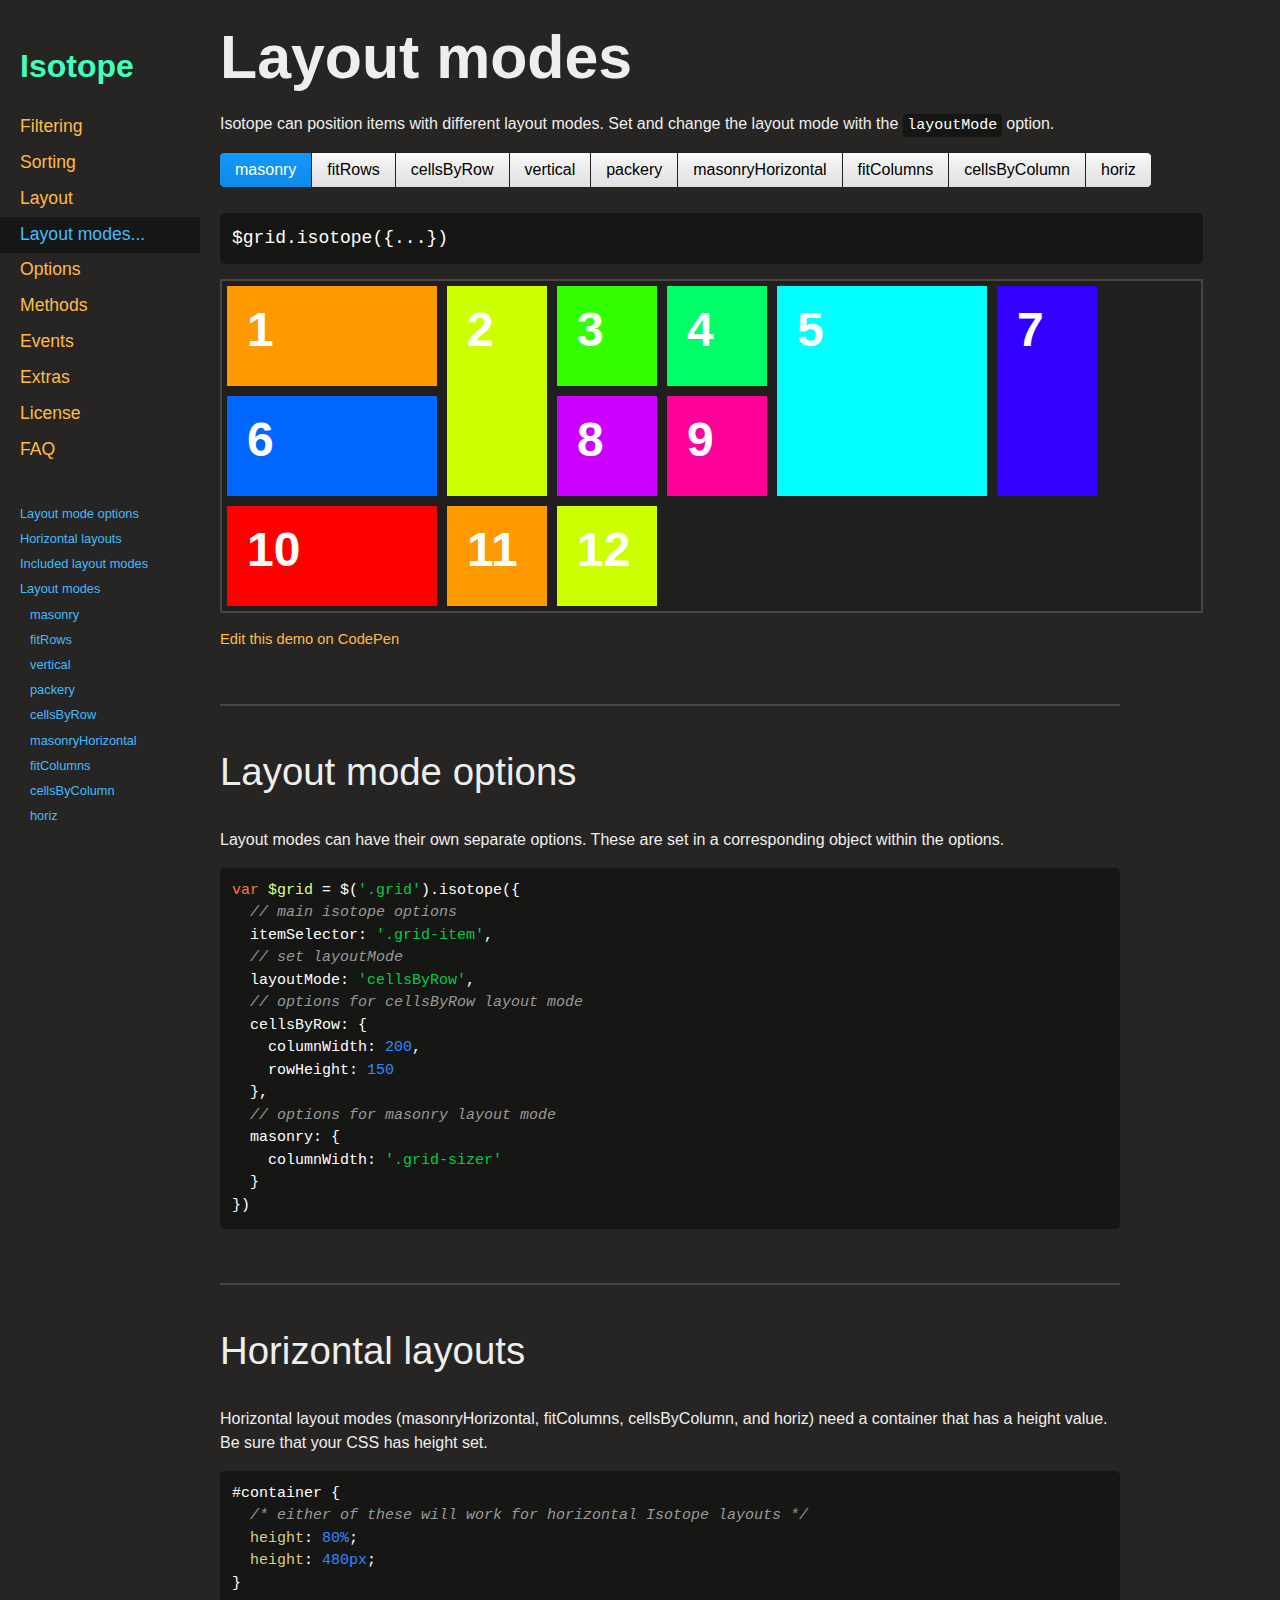
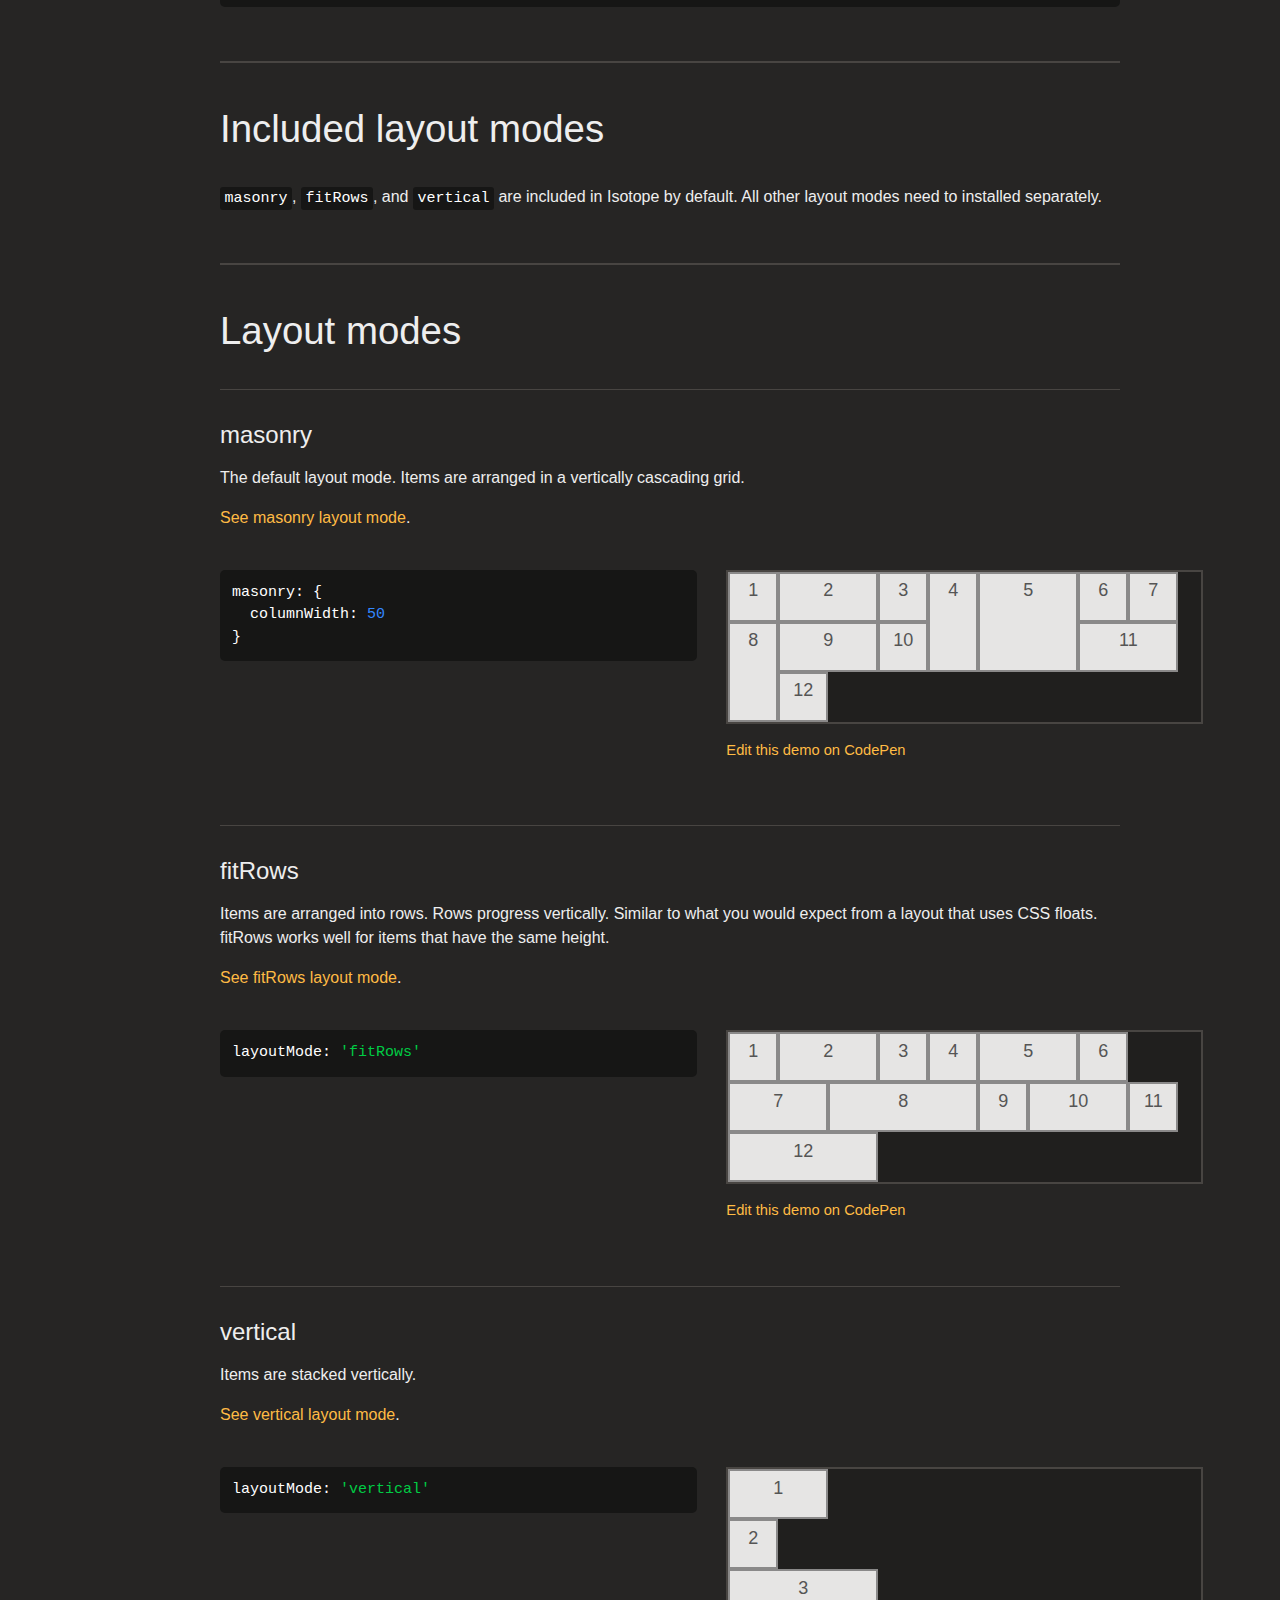
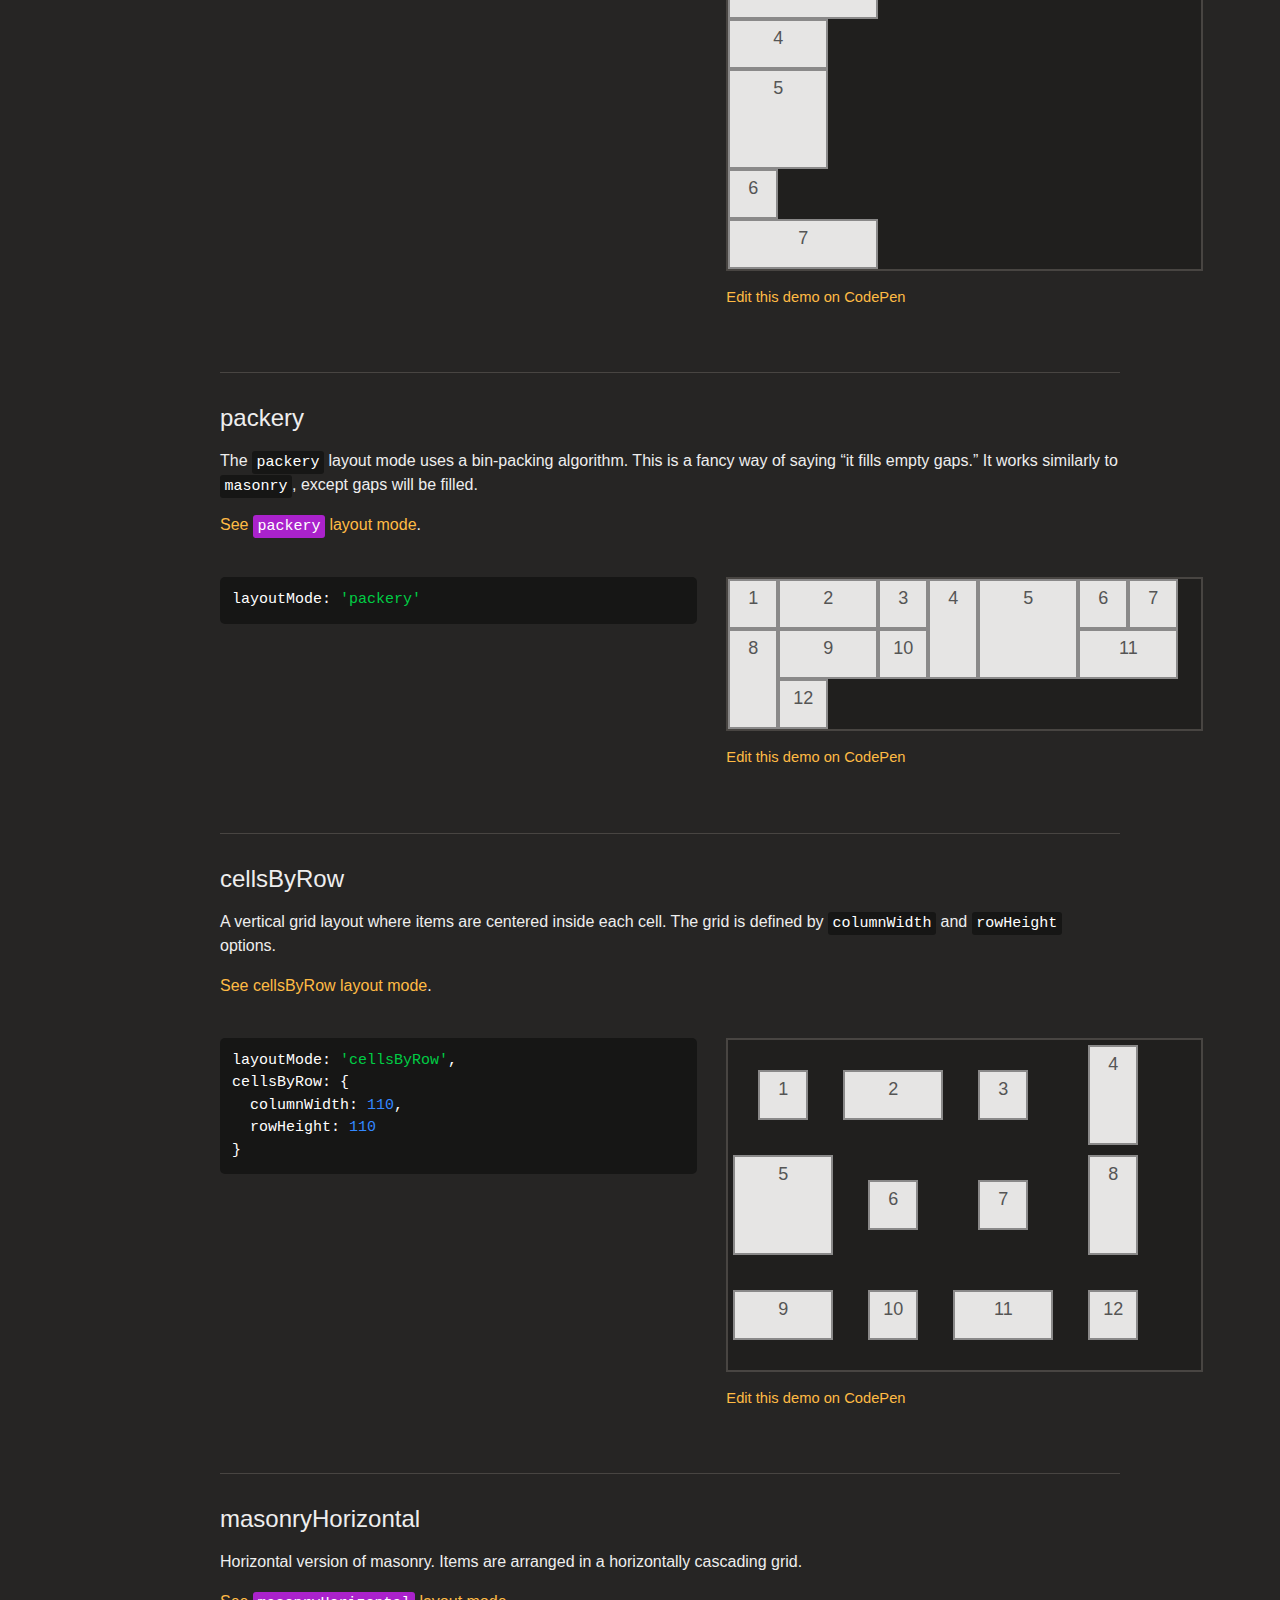
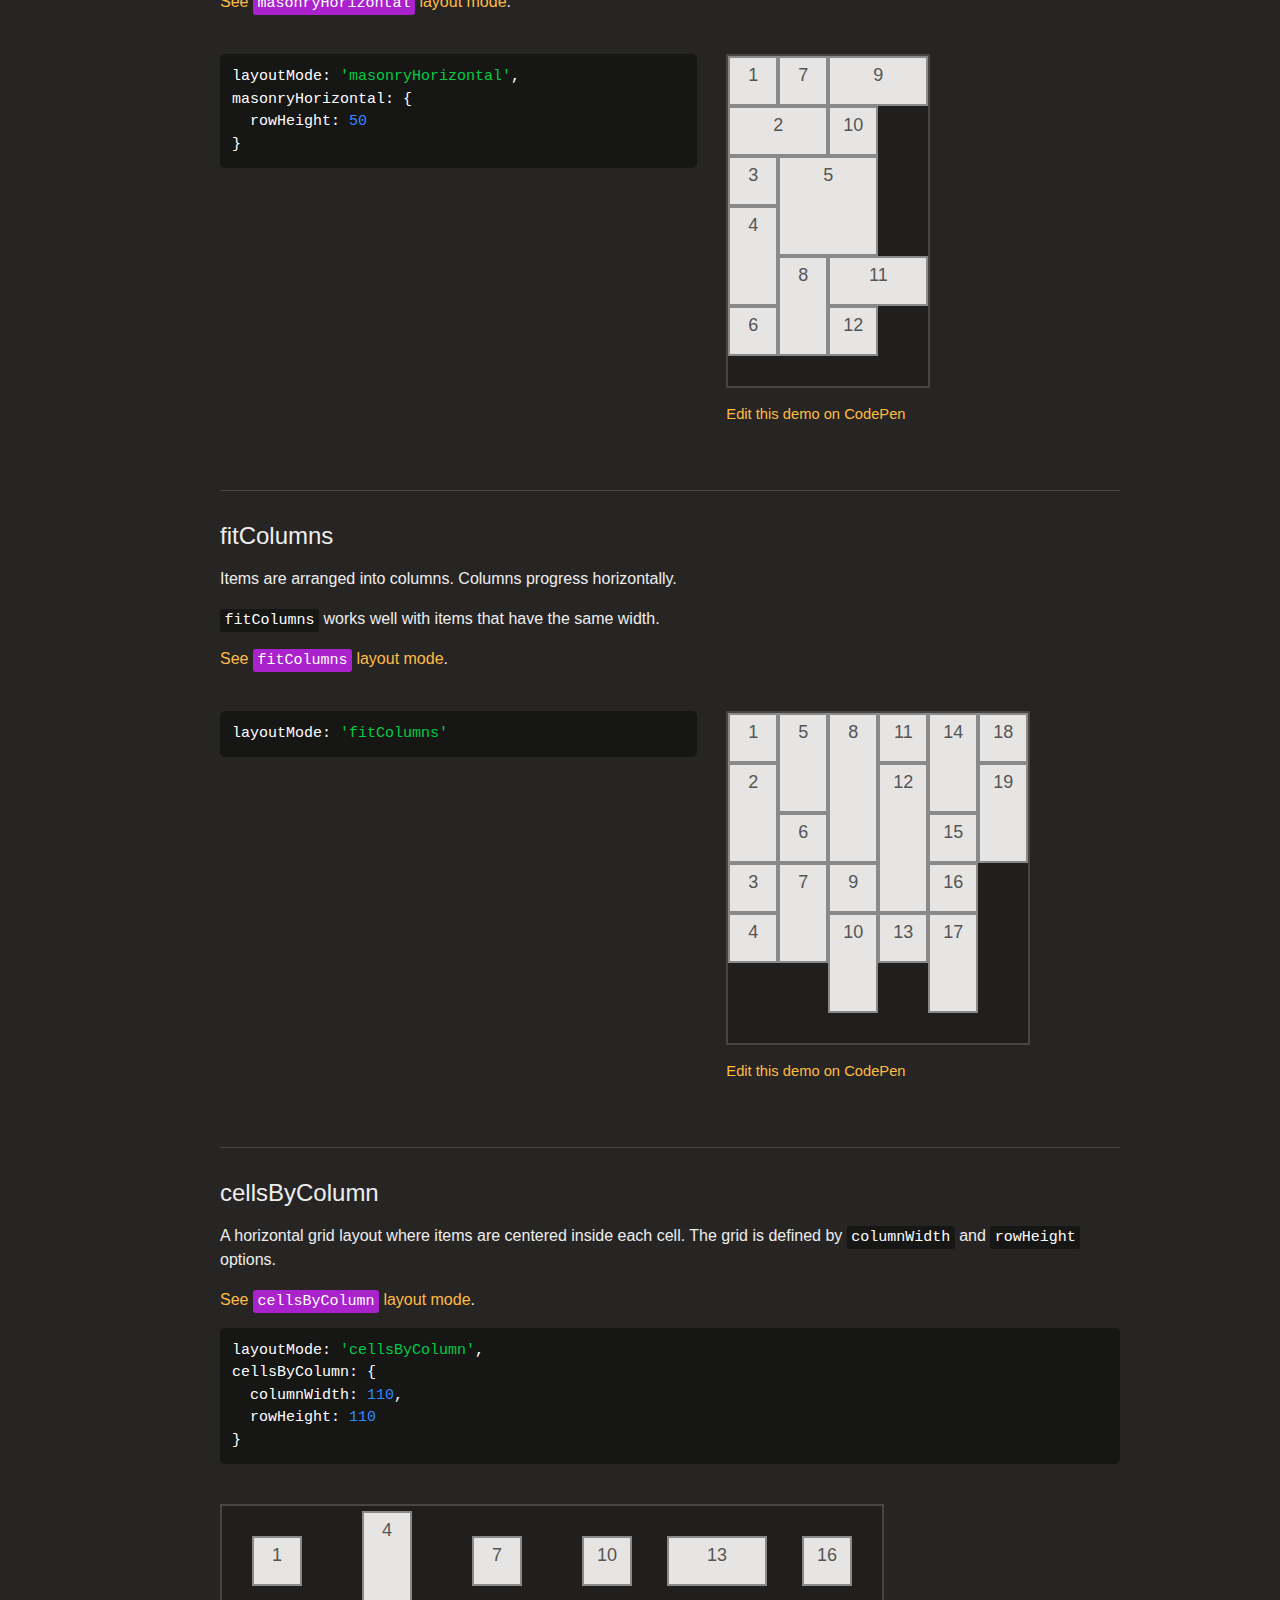
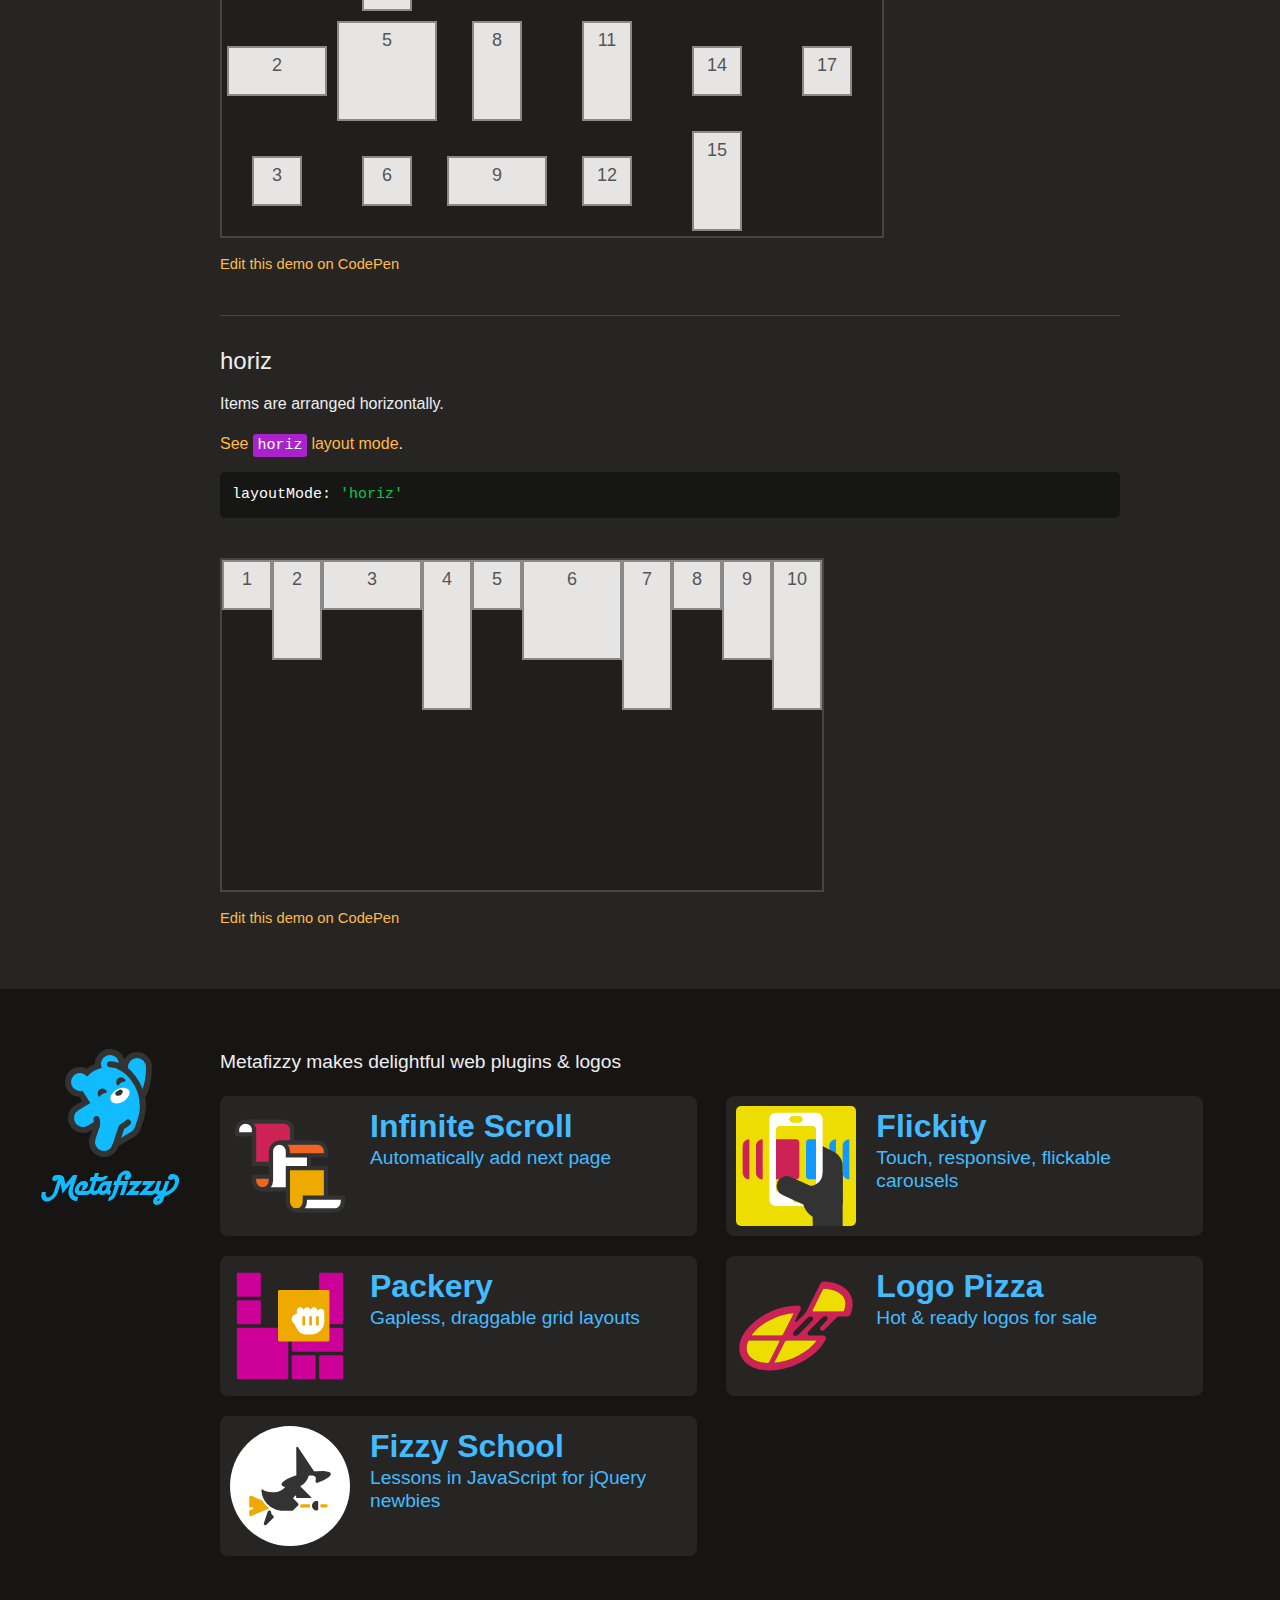
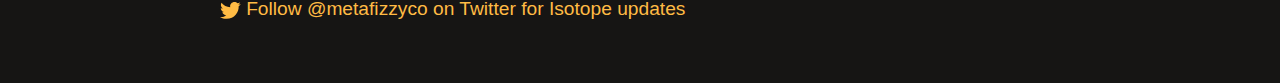
<file: public/vendor/isotope-docs/layout-modes.html>
<!doctype html>
<html class="export" lang="en">
<head>
  <meta charset="utf-8">
  <meta name="viewport" content="width=device-width">
  <meta name="description" content="Filter &amp; sort magical layouts">

  <title>Isotope &#xB7; Layout modes</title>

    <!-- Isotope does not require any CSS files -->
    <link rel="stylesheet" href="css/isotope-docs.css?6" media="screen">

  <meta name="twitter:card" content="summary">
  <meta name="twitter:site" content="@metafizzyco">
  <meta name="twitter:url" content="https://isotope.metafizzy.co/layout-modes.html">
  <meta name="twitter:title" content="Isotope Layout modes">
  <meta name="twitter:description" content="Filter &amp; sort magical layouts">

</head>
<body class="page--layout-modes">


  <div class="nav">
    <h1 class="nav__title"><a href=".">Isotope</a></h1>
  
    <ol class="site-nav">
      <li class="site-nav__item site-nav__item--filtering">
        <a class="site-nav__item__link" href="filtering.html">Filtering</a></li>
      <li class="site-nav__item site-nav__item--sorting">
        <a class="site-nav__item__link" href="sorting.html">Sorting</a></li>
      <li class="site-nav__item site-nav__item--layout ">
        <a class="site-nav__item__link" href="layout.html">Layout</a>
      </li>
      <li class="site-nav__item site-nav__item--layout-modes sub-nav-parent">
        <a class="site-nav__item__link" href="layout-modes.html">Layout modes</a>
        <ul class="sub-nav">
            <li class="sub-nav__item sub-nav__item--masonry">
              <a class="sub-nav__item__link" href="layout-modes/masonry.html">masonry</a></li>
            <li class="sub-nav__item sub-nav__item--fitrows">
              <a class="sub-nav__item__link" href="layout-modes/fitrows.html">fitRows</a></li>
            <li class="sub-nav__item sub-nav__item--vertical">
              <a class="sub-nav__item__link" href="layout-modes/vertical.html">vertical</a></li>
            <li class="sub-nav__item sub-nav__item--packery">
              <a class="sub-nav__item__link" href="layout-modes/packery.html">packery</a></li>
            <li class="sub-nav__item sub-nav__item--cellsbyrow">
              <a class="sub-nav__item__link" href="layout-modes/cellsbyrow.html">cellsByRow</a></li>
            <li class="sub-nav__item sub-nav__item--masonryhorizontal">
              <a class="sub-nav__item__link" href="layout-modes/masonryhorizontal.html">masonryHorizontal</a></li>
            <li class="sub-nav__item sub-nav__item--fitcolumns">
              <a class="sub-nav__item__link" href="layout-modes/fitcolumns.html">fitColumns</a></li>
            <li class="sub-nav__item sub-nav__item--cellsbycolumn">
              <a class="sub-nav__item__link" href="layout-modes/cellsbycolumn.html">cellsByColumn</a></li>
            <li class="sub-nav__item sub-nav__item--horiz">
              <a class="sub-nav__item__link" href="layout-modes/horiz.html">horiz</a></li>
        </ul>
      </li>
      <li class="site-nav__item site-nav__item--options">
        <a class="site-nav__item__link" href="options.html">Options</a></li>
      <li class="site-nav__item site-nav__item--methods">
        <a class="site-nav__item__link" href="methods.html">Methods</a></li>
      <li class="site-nav__item site-nav__item--events">
        <a class="site-nav__item__link" href="events.html">Events</a></li>
      <li class="site-nav__item site-nav__item--extras">
        <a class="site-nav__item__link" href="extras.html">Extras</a></li>
      <li class="site-nav__item site-nav__item--license">
        <a class="site-nav__item__link" href="license.html">License</a></li>
      <li class="site-nav__item site-nav__item--faq">
        <a class="site-nav__item__link" href="faq.html">FAQ</a></li>
    </ol>
  
    <ul class="page-nav" data-js="page-nav">
<li class="page-nav__item page-nav__item--h2"><a href="#layout-mode-options">Layout mode options</a></li>
<li class="page-nav__item page-nav__item--h2"><a href="#horizontal-layouts">Horizontal layouts</a></li>
<li class="page-nav__item page-nav__item--h2"><a href="#included-layout-modes">Included layout modes</a></li>
<li class="page-nav__item page-nav__item--h2"><a href="#layout-modes">Layout modes</a></li>
<li class="page-nav__item page-nav__item--h3"><a href="#masonry">masonry</a></li>
<li class="page-nav__item page-nav__item--h3"><a href="#fitrows">fitRows</a></li>
<li class="page-nav__item page-nav__item--h3"><a href="#vertical">vertical</a></li>
<li class="page-nav__item page-nav__item--h3"><a href="#packery">packery</a></li>
<li class="page-nav__item page-nav__item--h3"><a href="#cellsbyrow">cellsByRow</a></li>
<li class="page-nav__item page-nav__item--h3"><a href="#masonryhorizontal">masonryHorizontal</a></li>
<li class="page-nav__item page-nav__item--h3"><a href="#fitcolumns">fitColumns</a></li>
<li class="page-nav__item page-nav__item--h3"><a href="#cellsbycolumn">cellsByColumn</a></li>
<li class="page-nav__item page-nav__item--h3"><a href="#horiz">horiz</a></li>
</ul>
  </div>


  <div id="content" class="main">
    <div class="container">
        <h1>Layout modes</h1>


<p>Isotope can position items with different layout modes. Set and change the layout mode with the <code>layoutMode</code> option.</p>

<div class="big-demo go-wide" data-js="layout-modes-demo">

  <div class="button-group js-radio-button-group">
    <button class="button is-checked" data-layout-mode="masonry" checked="checked">masonry</button>
    <button class="button" data-layout-mode="fitRows">fitRows</button>
    <button class="button" data-layout-mode="cellsByRow">cellsByRow</button>
    <button class="button" data-layout-mode="vertical">vertical</button>
    <button class="button" data-layout-mode="packery">packery</button>
    <button class="button" data-layout-mode="masonryHorizontal" data-is-horizontal="true">masonryHorizontal</button>
    <button class="button" data-layout-mode="fitColumns" data-is-horizontal="true">fitColumns</button>
    <button class="button" data-layout-mode="cellsByColumn" data-is-horizontal="true">cellsByColumn</button>
    <button class="button" data-layout-mode="horiz" data-is-horizontal="true">horiz</button>
  </div>

  <pre class="code-display"><code>$grid.isotope({...})</code></pre>

  <div class="grid">
    <div class="grid-splash-item grid-splash-item--width2">1</div>
    <div class="grid-splash-item grid-splash-item--height2">2</div>
    <div class="grid-splash-item">3</div>
    <div class="grid-splash-item">4</div>
    <div class="grid-splash-item grid-splash-item--width2 grid-splash-item--height2">5</div>
    <div class="grid-splash-item grid-splash-item--width2">6</div>
    <div class="grid-splash-item grid-splash-item--height2">7</div>
    <div class="grid-splash-item">8</div>
    <div class="grid-splash-item">9</div>
    <div class="grid-splash-item grid-splash-item--width2">10</div>
    <div class="grid-splash-item">11</div>
    <div class="grid-splash-item">12</div>
  </div>

  <p class="edit-demo">
      <a href="https://codepen.io/desandro/pen/ClgeH">Edit this demo on CodePen</a>
  </p>
</div>

<h2 id="layout-mode-options">Layout mode options</h2>

<p>Layout modes can have their own separate options. These are set in a corresponding object within the options.</p>

<pre><code class="js"><span class="keyword">var</span> <span class="jquery_var">$grid</span> = $(<span class="string">&apos;.grid&apos;</span>).isotope({
  <span class="comment">// main isotope options</span>
  itemSelector: <span class="string">&apos;.grid-item&apos;</span>,
  <span class="comment">// set layoutMode</span>
  layoutMode: <span class="string">&apos;cellsByRow&apos;</span>,
  <span class="comment">// options for cellsByRow layout mode</span>
  cellsByRow: {
    <span class="attr">columnWidth</span>: <span class="number">200</span>,
    <span class="attr">rowHeight</span>: <span class="number">150</span>
  },
  <span class="comment">// options for masonry layout mode</span>
  masonry: {
    <span class="attr">columnWidth</span>: <span class="string">&apos;.grid-sizer&apos;</span>
  }
})
</code></pre>


<h2 id="horizontal-layouts">Horizontal layouts</h2>

<p>Horizontal layout modes (masonryHorizontal, fitColumns, cellsByColumn, and horiz) need a container that has a height value. Be sure that your CSS has height set.</p>

<pre><code class="css"><span class="selector-id">#container</span> {
  <span class="comment">/* either of these will work for horizontal Isotope layouts */</span>
  <span class="attribute">height</span>: <span class="number">80%</span>;
  <span class="attribute">height</span>: <span class="number">480px</span>;
}
</code></pre>


<h2 id="included-layout-modes">Included layout modes</h2>

<p><code>masonry</code>, <code>fitRows</code>, and <code>vertical</code> are included in Isotope by default. All other layout modes need to installed separately.</p>


<h2 id="layout-modes">Layout modes</h2>


<h3 id="masonry">masonry</h3>

<p>The default layout mode. Items are arranged in a vertically cascading grid.</p>

<p><a href="layout-modes/masonry.html">See masonry layout mode</a>.</p>

<div class="duo example">
  <div class="duo__cell example__code">
<pre><code class="js">masonry: {
  <span class="attr">columnWidth</span>: <span class="number">50</span>
}
</code></pre>
  </div>
  <div class="duo__cell example__demo">
    <div class="grid grid--counting" data-isotope="{ &quot;masonry&quot;: { &quot;columnWidth&quot;: 50 } }">
      <div class="grid-item"></div>
      <div class="grid-item grid-item--width2"></div>
      <div class="grid-item"></div>
      <div class="grid-item grid-item--height2"></div>
      <div class="grid-item grid-item--width2 grid-item--height2"></div>
      <div class="grid-item"></div>
      <div class="grid-item"></div>
      <div class="grid-item grid-item--height2"></div>
      <div class="grid-item grid-item--width2"></div>
      <div class="grid-item"></div>
      <div class="grid-item grid-item--width2"></div>
      <div class="grid-item"></div>
    </div>
    <p class="edit-demo">
        <a href="https://codepen.io/desandro/pen/mEinp">Edit this demo on CodePen</a>
    </p>
  </div>
</div>


<h3 id="fitrows">fitRows</h3>

<p>Items are arranged into rows. Rows progress vertically. Similar to what you would expect from a layout that uses CSS floats. fitRows works well for items that have the same height.</p>

<p><a href="layout-modes/fitrows.html">See fitRows layout mode</a>.</p>

<div class="duo example">
  <div class="duo__cell example__code">
<pre><code class="js">layoutMode: <span class="string">&apos;fitRows&apos;</span>
</code></pre>
  </div>
  <div class="duo__cell example__demo">
    <div class="grid grid--counting" data-isotope="{ &quot;layoutMode&quot;: &quot;fitRows&quot; }">
      <div class="grid-item"></div>
      <div class="grid-item grid-item--width2"></div>
      <div class="grid-item"></div>
      <div class="grid-item"></div>
      <div class="grid-item grid-item--width2"></div>
      <div class="grid-item"></div>
      <div class="grid-item grid-item--width2"></div>
      <div class="grid-item grid-item--width3"></div>
      <div class="grid-item"></div>
      <div class="grid-item grid-item--width2"></div>
      <div class="grid-item"></div>
      <div class="grid-item grid-item--width3"></div>
    </div>
    <p class="edit-demo">
        <a href="https://codepen.io/desandro/pen/nCskp">Edit this demo on CodePen</a>
    </p>
  </div>
</div>


<h3 id="vertical">vertical</h3>

<p>Items are stacked vertically.</p>

<p><a href="layout-modes/vertical.html">See vertical layout mode</a>.</p>

<div class="duo example">
  <div class="duo__cell example__code">
<pre><code class="js">layoutMode: <span class="string">&apos;vertical&apos;</span>
</code></pre>
  </div>
  <div class="duo__cell example__demo">
    <div class="grid grid--counting" data-isotope="{ &quot;layoutMode&quot;: &quot;vertical&quot; }">
      <div class="grid-item grid-item--width2"></div>
      <div class="grid-item"></div>
      <div class="grid-item grid-item--width3"></div>
      <div class="grid-item grid-item--width2"></div>
      <div class="grid-item grid-item--width2 grid-item--height2"></div>
      <div class="grid-item"></div>
      <div class="grid-item grid-item--width3"></div>
    </div>
    <p class="edit-demo">
        <a href="https://codepen.io/desandro/pen/oXxepd">Edit this demo on CodePen</a>
    </p>
  </div>
</div>


<h3 id="packery">packery</h3>

<p>The <code>packery</code> layout mode uses a bin-packing algorithm. This is a fancy way of saying &#x201C;it fills empty gaps.&#x201D; It works similarly to <code>masonry</code>, except gaps will be filled.</p>

<p><a href="layout-modes/packery.html">See <code>packery</code> layout mode</a>.</p>

<div class="duo example">
  <div class="duo__cell example__code">
<pre><code class="js">layoutMode: <span class="string">&apos;packery&apos;</span>
</code></pre>
  </div>
  <div class="duo__cell example__demo">
    <div class="grid grid--counting" data-isotope="{ &quot;layoutMode&quot;: &quot;packery&quot; }">
      <div class="grid-item"></div>
      <div class="grid-item grid-item--width2"></div>
      <div class="grid-item"></div>
      <div class="grid-item grid-item--height2"></div>
      <div class="grid-item grid-item--width2 grid-item--height2"></div>
      <div class="grid-item"></div>
      <div class="grid-item"></div>
      <div class="grid-item grid-item--height2"></div>
      <div class="grid-item grid-item--width2"></div>
      <div class="grid-item"></div>
      <div class="grid-item grid-item--width2"></div>
      <div class="grid-item"></div>
    </div>
    <p class="edit-demo">
        <a href="https://codepen.io/desandro/pen/vdwmb">Edit this demo on CodePen</a>
    </p>
  </div>
</div>


<h3 id="cellsbyrow">cellsByRow</h3>

<p>A vertical grid layout where items are centered inside each cell. The grid is defined by <code>columnWidth</code> and <code>rowHeight</code> options.</p>

<p><a href="layout-modes/cellsbyrow.html">See cellsByRow layout mode</a>.</p>

<div class="duo example">
  <div class="duo__cell example__code">
<pre><code class="js">layoutMode: <span class="string">&apos;cellsByRow&apos;</span>,
<span class="attr">cellsByRow</span>: {
  <span class="attr">columnWidth</span>: <span class="number">110</span>,
  <span class="attr">rowHeight</span>: <span class="number">110</span>
}
</code></pre>
  </div>
  <div class="duo__cell example__demo">
    <div class="grid grid--counting" data-isotope="{ &quot;layoutMode&quot;: &quot;cellsByRow&quot;, &quot;cellsByRow&quot;: { &quot;columnWidth&quot;: 110, &quot;rowHeight&quot;: 110 } }">
      <div class="grid-item"></div>
      <div class="grid-item grid-item--width2"></div>
      <div class="grid-item"></div>
      <div class="grid-item grid-item--height2"></div>
      <div class="grid-item grid-item--width2 grid-item--height2"></div>
      <div class="grid-item"></div>
      <div class="grid-item"></div>
      <div class="grid-item grid-item--height2"></div>
      <div class="grid-item grid-item--width2"></div>
      <div class="grid-item"></div>
      <div class="grid-item grid-item--width2"></div>
      <div class="grid-item"></div>
    </div>

    <p class="edit-demo">
        <a href="https://codepen.io/desandro/pen/zFart">Edit this demo on CodePen</a>
    </p>
  </div>
</div>


<h3 id="masonryhorizontal">masonryHorizontal</h3>

<p>Horizontal version of masonry. Items are arranged in a horizontally cascading grid.</p>

<p><a href="layout-modes/masonryhorizontal.html">See <code>masonryHorizontal</code> layout mode</a>.</p>

<div class="duo example">
  <div class="duo__cell example__code">
<pre><code class="js">layoutMode: <span class="string">&apos;masonryHorizontal&apos;</span>,
<span class="attr">masonryHorizontal</span>: {
  <span class="attr">rowHeight</span>: <span class="number">50</span>
}
</code></pre>
  </div>
  <div class="duo__cell example__demo">
    <div class="grid grid--counting grid--horizontal horizontal counting" data-isotope="{ &quot;layoutMode&quot;: &quot;masonryHorizontal&quot;, &quot;masonryHorizontal&quot;: { &quot;rowHeight&quot;: 50 } }">
      <div class="grid-item"></div>
      <div class="grid-item grid-item--width2"></div>
      <div class="grid-item"></div>
      <div class="grid-item grid-item--height2"></div>
      <div class="grid-item grid-item--width2 grid-item--height2"></div>
      <div class="grid-item"></div>
      <div class="grid-item"></div>
      <div class="grid-item grid-item--height2"></div>
      <div class="grid-item grid-item--width2"></div>
      <div class="grid-item"></div>
      <div class="grid-item grid-item--width2"></div>
      <div class="grid-item"></div>
    </div>
    <p class="edit-demo">
        <a href="https://codepen.io/desandro/pen/oCiAD">Edit this demo on CodePen</a>
    </p>
  </div>
</div>


<h3 id="fitcolumns">fitColumns</h3>

<p>Items are arranged into columns. Columns progress horizontally.</p>

<p><code>fitColumns</code> works well with items that have the same width.</p>

<p><a href="layout-modes/fitcolumns.html">See <code>fitColumns</code> layout mode</a>.</p>

<div class="duo example">
  <div class="duo__cell example__code">
<pre><code class="js">layoutMode: <span class="string">&apos;fitColumns&apos;</span>
</code></pre>
  </div>
  <div class="duo__cell example__demo">
    <div class="grid grid--counting grid--horizontal" data-isotope="{ &quot;layoutMode&quot;: &quot;fitColumns&quot; }">
      <div class="grid-item"></div>
      <div class="grid-item grid-item--height2"></div>
      <div class="grid-item"></div>
      <div class="grid-item"></div>
      <div class="grid-item grid-item--height2"></div>
      <div class="grid-item"></div>
      <div class="grid-item grid-item--height2"></div>
      <div class="grid-item grid-item--height3"></div>
      <div class="grid-item"></div>
      <div class="grid-item grid-item--height2"></div>
      <div class="grid-item"></div>
      <div class="grid-item grid-item--height3"></div>
      <div class="grid-item"></div>
      <div class="grid-item grid-item--height2"></div>
      <div class="grid-item"></div>
      <div class="grid-item"></div>
      <div class="grid-item grid-item--height2"></div>
      <div class="grid-item"></div>
      <div class="grid-item grid-item--height2"></div>
    </div>
    <p class="edit-demo">
        <a href="https://codepen.io/desandro/pen/zEAwi">Edit this demo on CodePen</a>
    </p>
  </div>
</div>


<h3 id="cellsbycolumn">cellsByColumn</h3>

<p>A horizontal grid layout where items are centered inside each cell. The grid is defined by <code>columnWidth</code> and <code>rowHeight</code> options.</p>

<p><a href="layout-modes/cellsbycolumn.html">See <code>cellsByColumn</code> layout mode</a>.</p>

<pre><code class="js">layoutMode: <span class="string">&apos;cellsByColumn&apos;</span>,
<span class="attr">cellsByColumn</span>: {
  <span class="attr">columnWidth</span>: <span class="number">110</span>,
  <span class="attr">rowHeight</span>: <span class="number">110</span>
}
</code></pre>

<div class="example">
  <div class="grid grid--counting grid--horizontal" data-isotope="{ &quot;layoutMode&quot;: &quot;cellsByColumn&quot;, &quot;cellsByColumn&quot;: { &quot;columnWidth&quot;: 110, &quot;rowHeight&quot;: 110 } }">
    <div class="grid-item"></div>
    <div class="grid-item grid-item--width2"></div>
    <div class="grid-item"></div>
    <div class="grid-item grid-item--height2"></div>
    <div class="grid-item grid-item--width2 grid-item--height2"></div>
    <div class="grid-item"></div>
    <div class="grid-item"></div>
    <div class="grid-item grid-item--height2"></div>
    <div class="grid-item grid-item--width2"></div>
    <div class="grid-item"></div>
    <div class="grid-item grid-item--height2"></div>
    <div class="grid-item"></div>
    <div class="grid-item grid-item--width2"></div>
    <div class="grid-item"></div>
    <div class="grid-item grid-item--height2"></div>
    <div class="grid-item"></div>
    <div class="grid-item"></div>
  </div>
  <p class="edit-demo">
      <a href="https://codepen.io/desandro/pen/qAlEy">Edit this demo on CodePen</a>
  </p>
</div>


<h3 id="horiz">horiz</h3>

<p>Items are arranged horizontally.</p>

<p><a href="layout-modes/horiz.html">See <code>horiz</code> layout mode</a>.</p>

<pre><code class="js">layoutMode: <span class="string">&apos;horiz&apos;</span>
</code></pre>

<div class="example">
  <div class="grid grid--counting grid--horizontal" data-isotope="{ &quot;layoutMode&quot;: &quot;horiz&quot; }">
    <div class="grid-item"></div>
    <div class="grid-item grid-item--height2"></div>
    <div class="grid-item grid-item--width2"></div>
    <div class="grid-item grid-item--height3"></div>
    <div class="grid-item"></div>
    <div class="grid-item grid-item--width2 grid-item--height2"></div>
    <div class="grid-item grid-item--height3"></div>
    <div class="grid-item"></div>
    <div class="grid-item grid-item--height2"></div>
    <div class="grid-item grid-item--height3"></div>
  </div>
  <p class="edit-demo">
      <a href="https://codepen.io/desandro/pen/uGetl">Edit this demo on CodePen</a>
  </p>
</div>


    </div>
  </div>

  <footer class="site-footer">
  
    <div class="container">
  
      <p class="site-footer__copy">Metafizzy makes delightful web plugins &amp; logos</p>
  
      <div class="showcase">
      
        <ul class="showcase-item-list">
      
            <li class="showcase-item">
              <a class="showcase-item__link" href="https://infinite-scroll.com">
                <div class="showcase-item__image">
                    <svg class="infinite-scroll-illo" xmlns="http://www.w3.org/2000/svg" viewbox="0 0 520 520" width="200" height="200">
                      <path class="infinite-scroll-illo__page infinite-scroll-illo__page--back" d="M90,110H10V90c0-22,18-40,40-40h40V110z"/>
                      <path class="infinite-scroll-illo__page infinite-scroll-illo__page--front1" d="M270,90L270,90c0-22-18-40-40-40h0H50h0c22,0,40,18,40,40v0v0v160h180V90z"/>
                      <path class="infinite-scroll-illo__page infinite-scroll-illo__page--front2" d="M170,330v-20H90v20v0c0,22,18,40,40,40h0h40V330z"/>
                      <path class="infinite-scroll-illo__page infinite-scroll-illo__page--back" d="M350,150H210c-22,0-40,18-40,40v140v0c0,22-18,40-40,40h0h220V150z"/>
                      <path class="infinite-scroll-illo__page infinite-scroll-illo__page--front3" d="M430,470V270H250v160c0,22,18,40,40,40H430z"/>
                      <path class="infinite-scroll-illo__page infinite-scroll-illo__page--front2" d="M250,190v20h180v-20c0-22-18-40-40-40H210h0C232,150,250,168,250,190L250,190z"/>
                      <path class="infinite-scroll-illo__page infinite-scroll-illo__page--back" d="M330,410v20v0c0,22-18,40-40,40h0h180c22,0,40-18,40-40v-20H330z"/>
                    </svg>
                </div>
                <div class="showcase-item__text">
                  <h3 class="showcase-item__title">Infinite Scroll</h3>
                  <p class="showcase-item__description">Automatically add next page</p>
                </div>
              </a>
            </li>
      
            <li class="showcase-item">
              <a class="showcase-item__link" href="https://flickity.metafizzy.co">
                <div class="showcase-item__image">
                    <svg class="flickity-illo" xmlns="http://www.w3.org/2000/svg" viewbox="0 0 360 360" width="100" height="100">
                      <path class="flickity-illo__color1" fill="#19F" d="M300 220L300 220c-11 0-20-9-20-20v-80c0-11 9-20 20-20h0V220z"/>
                      <path class="flickity-illo__color1" fill="#19F" d="M340 220L340 220c-11 0-20-9-20-20v-80c0-11 9-20 20-20h0V220z"/>
                      <path class="flickity-illo__color2" fill="#333" d="M320 290V180c0-18-10-35-27-43L240 110v180H320z"/>
                      <path class="flickity-illo__color3" fill="white" d="M240 300H120c-11 0-20-9-20-20V40c0-11 9-20 20-20h120c11 0 20 9 20 20v240C260 291 251 300 240 300z"/>
                      <path class="flickity-illo__color4" fill="#ED0" d="M230 260H130c-6 0-10-5-10-10V70c0-6 5-10 10-10h100c6 0 10 5 10 10v180 C240 256 236 260 230 260z"/>
                      <path class="flickity-illo__color2" fill="#333" d="M260 200h60v81c0 32-26 59-59 59h0c-34 0-61-27-61-61V240h20 C242 240 260 222 260 200L260 200z"/>
                      <path class="flickity-illo__color5" fill="#C25" d="M180 220h-60V100h60c6 0 10 5 10 10v100C190 216 186 220 180 220z"/>
                      <path class="flickity-illo__color1" fill="#19F" d="M240 220h-20c-6 0-10-5-10-10V110c0-6 5-10 10-10h20V220z"/>
                      <rect class="flickity-illo__color2" fill="#333" x="230" y="280" width="90" height="80"/>
                      <circle class="flickity-illo__color4" fill="#ED0" cx="180" cy="280" r="10"/>
                      <line class="flickity-illo__thumb" stroke="#333" stroke-width="60" stroke-linecap="round" x1="262" y1="290" x2="152" y2="240"/>
                      <path class="flickity-illo__color4" fill="#ED0" d="M190 50h-20c-6 0-10-5-10-10v0c0-6 5-10 10-10h20c6 0 10 5 10 10v0C200 46 196 50 190 50z"/>
                      <path class="flickity-illo__color5" fill="#C25" d="M80 220L80 220c-11 0-20-9-20-20v-80c0-11 9-20 20-20h0V220z"/>
                      <path class="flickity-illo__color5" fill="#C25" d="M40 220L40 220c-11 0-20-9-20-20v-80c0-11 9-20 20-20h0V220z"/>
                    </svg>
                </div>
                <div class="showcase-item__text">
                  <h3 class="showcase-item__title">Flickity</h3>
                  <p class="showcase-item__description">Touch, responsive, flickable carousels</p>
                </div>
              </a>
            </li>
      
            <li class="showcase-item">
              <a class="showcase-item__link" href="https://packery.metafizzy.co">
                <div class="showcase-item__image">
                    <svg class="packery-illo" xmlns="http://www.w3.org/2000/svg" viewbox="0 0 700 700" width="100" height="100">
                      <path class="packery-illo__item" fill="#C09" d="M172 180H48c-4 0-8-4-8-8V48c0-4 4-8 8-8h124c4 0 8 4 8 8v124C180 176 176 180 172 180z"/>
                      <path class="packery-illo__item" fill="#C09" d="M172 340H48c-4 0-8-4-8-8V208c0-4 4-8 8-8h124c4 0 8 4 8 8v124C180 336 176 340 172 340z"/>
                      <path class="packery-illo__item" fill="#C09" d="M492 660H368c-4 0-8-4-8-8V528c0-4 4-8 8-8h124c4 0 8 4 8 8v124C500 656 496 660 492 660z"/>
                      <path class="packery-illo__item" fill="#C09" d="M652 660H528c-4 0-8-4-8-8V528c0-4 4-8 8-8h124c4 0 8 4 8 8v124C660 656 656 660 652 660z"/>
                      <path class="packery-illo__item" fill="#C09" d="M652 500H368c-4 0-8-4-8-8V368c0-4 4-8 8-8h284c4 0 8 4 8 8v124C660 496 656 500 652 500z"/>
                      <path class="packery-illo__item" fill="#C09" d="M332 660H48c-4 0-8-4-8-8V368c0-4 4-8 8-8h284c4 0 8 4 8 8v284C340 656 336 660 332 660z"/>
                      <path class="packery-illo__item" fill="#C09" d="M652 340H528c-4 0-8-4-8-8V48c0-4 4-8 8-8h124c4 0 8 4 8 8v284C660 336 656 340 652 340z"/>
                      <path class="packery-illo__draggie" fill="#EA0" d="M572 440H288c-4 0-8-4-8-8V148c0-4 4-8 8-8h284c4 0 8 4 8 8v284C580 436 576 440 572 440z"/>
                      <g>
                        <path class="packery-illo__hand" fill="white" d="M530 250c-11 0-20 9-20 20v-10c0-11-9-20-20-20s-20 9-20 20c0-11-9-20-20-20s-20 9-20 20c0-11-9-20-20-20
                          s-20 9-20 20v20c-17 0-30 13-30 30c0 11 6 20 14 25l19 35c10 18 30 30 51 30h28
                          c43 0 78-35 78-78V270C550 259 541 250 530 250z"/>
                        <line class="packery-illo__hand-line" stroke="#EA0" fill="none" stroke-width="16" stroke-linecap="round" x1="430" y1="300" x2="430" y2="340"/>
                        <line class="packery-illo__hand-line" stroke="#EA0" fill="none" stroke-width="16" stroke-linecap="round" x1="470" y1="300" x2="470" y2="340"/>
                        <line class="packery-illo__hand-line" stroke="#EA0" fill="none" stroke-width="16" stroke-linecap="round" x1="510" y1="300" x2="510" y2="340"/>
                      </g>
                    </svg>
                </div>
                <div class="showcase-item__text">
                  <h3 class="showcase-item__title">Packery</h3>
                  <p class="showcase-item__description">Gapless, draggable grid layouts</p>
                </div>
              </a>
            </li>
      
            <li class="showcase-item">
              <a class="showcase-item__link" href="http://logo.pizza">
                <div class="showcase-item__image">
                    <svg class="logo-pizza-illo" xmlns="http://www.w3.org/2000/svg" viewbox="0 0 700 700" width="100" height="100">
                      <path class="logo-pizza-illo__outline" fill="#C25" d="M513 91c-9-0-17 5-21 12l-80 160c-3 5-6 10-11 15l-47 47
                        c-5 5-12-1-9-7l32-64c5-11-2-23-14-23h-0c-121 0-268 70-327 180
                        C-9 497 35 609 196 609c138 0 279-85 327-180v0c5-11-2-23-14-23h-77c-13 0-19-15-10-24
                        l81-81c5-5 11-8 18-8l0 0c13 0 19 15 10 24L494 354c-6 6-6 14 0 20c3 3 6 4 10 4
                        c4 0 7-1 10-4l80-80h53c9 0 17-5 21-13C707 190 656 97 513 91z M334 281l-59 117
                        c-2 5-7 8-13 8H97c-4 0-6-4-3-7c49-64 143-114 236-124C333 275 335 278 334 281z
                         M70 441c2-4 6-7 10-7h168c4 0 7 4 5 8l-59 118c-2 4-6 6-11 6
                        C106 565 38 521 70 441z M466 441c-49 64-143 114-236 124c-3 0-6-3-4-6l59-117
                        c2-5 7-8 13-8h166C466 434 468 438 466 441z M446 318l-81 81c-5 5-11 8-18 8l0 0
                        c-13 0-19-15-10-24l81-81c5-5 11-8 18-8l0 0C449 294 455 309 446 318z M447 258L506 139
                        c2-4 6-7 11-6c101 7 140 60 114 126c-2 4-6 7-10 7H452C448 266 445 262 447 258z"/>
                      <path class="logo-pizza-illo__slice" fill="#ED0" d="M334 281l-59 117c-2 5-7 8-13 8H97c-4 0-6-4-3-7
                        c49-64 143-114 236-124C333 275 335 278 334 281z"/>
                      <path class="logo-pizza-illo__slice" fill="#ED0" d="M70 441c2-4 6-7 10-7h168c4 0 7 4 5 8l-59 118c-2 4-6 6-11 6
                        C106 565 38 521 70 441z"/>
                      <path class="logo-pizza-illo__slice" fill="#ED0" d="M466 441c-49 64-143 114-236 124c-3 0-6-3-4-6l59-117
                        c2-5 7-8 13-8h166C466 434 468 438 466 441z"/>
                      <path class="logo-pizza-illo__slice" fill="#ED0" d="M447 258L506 139c2-4 6-7 11-6c101 7 140 60 114 126c-2 4-6 7-10 7H452
                        C448 266 445 262 447 258z"/>
                    </svg>
                </div>
                <div class="showcase-item__text">
                  <h3 class="showcase-item__title">Logo Pizza</h3>
                  <p class="showcase-item__description">Hot &amp; ready logos for sale</p>
                </div>
              </a>
            </li>
      
            <li class="showcase-item">
              <a class="showcase-item__link" href="http://fizzy.school">
                <div class="showcase-item__image">
                    <svg class="witchie-logo" xmlns="http://www.w3.org/2000/svg" viewbox="0 0 1000 1000" width="200" height="200">
                      <circle class="witchie-logo__moon" fill="white" cx="500" cy="500" r="500"/>
                      <path class="witchie-logo__broom" fill="#EA0" d="M582 675a35 35 0 0 0 8-20 3 3 0 0 1 3-2h71a3 3 0 0 1 3 3 59 59 0 0 0 0 20 3 3 0 0 1-3 3h-79A3 3 0 0 1 582 675Zm219 4a13 13 0 0 0 13-14c-1-7-7-12-14-12h-44a3 3 0 0 0-3 3v21a3 3 0 0 0 3 3ZM299 660a203 203 0 0 1-27-36 8 8 0 0 0-4-3L178 582a13 13 0 0 0-18 12v77a8 8 0 0 0 8 8h22a5 5 0 0 1 2 10L164 703a8 8 0 0 0-4 7v28a13 13 0 0 0 18 12l146-63a3 3 0 0 0 1-5A197 197 0 0 1 299 660Z"/>
                      <path class="witchie-logo__dress" fill="#333" d="M326 705h4a13 13 0 0 1 13 13v8a13 13 0 0 0 4 9l13 13a13 13 0 0 1 0 19l-56 56c-10 10-26-0-22-13L314 714A13 13 0 0 1 326 705Zm397-79c-27 0-47 26-37 54 3 7 11 16 17 19a42 42 0 0 0 19 5 38 38 0 0 0 7-1 8 8 0 0 0 6-8v-62a8 8 0 0 0-6-8 38 38 0 0 0-7-1M840 397c-3-15-33-23-77-23a521 521 0 0 0-59 4 5 5 0 0 1-5-2L567 177a8 8 0 0 0-7-4 8 8 0 0 0-8 8l1 227a5 5 0 0 1-4 5c-74 24-123 55-119 76 2 8 11 14 26 18a3 3 0 0 1 1 4l-11 11c-20 20-56 30-92 30-31 0-63-8-84-23a5 5 0 0 0-3-1 5 5 0 0 0-5 5c0 78 68 173 183 173h75a10 10 0 0 0 7-3l38-38a16 16 0 0 0 0-23l-34-34a10 10 0 0 1 0-14l15-15a3 3 0 0 1 5 2v15a5 5 0 0 0 5 5H674a4 4 0 0 0 3-7l-90-90a3 3 0 0 1 1-4c34-19 59-49 67-84a3 3 0 0 1 2-2c6-1 12-1 17-1 22 0 37 5 39 14 1 6 3 11 2 17-5 17 1 31 8 31a6 6 0 0 0 2-0C797 448 845 419 840 397Z"/>
                    </svg>
                </div>
                <div class="showcase-item__text">
                  <h3 class="showcase-item__title">Fizzy School</h3>
                  <p class="showcase-item__description">Lessons in JavaScript for jQuery newbies</p>
                </div>
              </a>
            </li>
      
        </ul> 
      
      </div>
  
      <p class="site-footer__copy">
        <a href="https://twitter.com/metafizzyco">
          <svg class="twitter-logo" xmlns="http://www.w3.org/2000/svg" viewbox="0 0 512 512" width="30" height="30">
            <path d="M512 97c-19 8-39 14-60 16 22-13 38-34 46-58-20 12-43 21-67 25-19-19-46-32-77-32-58 0-117 52-102 129-87-4-165-46-216-110-24 40-19 107 32 140-17 0-33-5-48-13v1c0 51 36 93 84 103-15 4-34 5-47 2 13 42 52 72 98 73-47 36-96 49-155 44 46 30 102 47 161 47 197 0 306-168 299-312 20-15 38-34 52-55z"/>
          </svg>
          Follow @metafizzyco on Twitter for Isotope updates
        </a>
      </p>
  
      <div class="mfzy-brand">
        <a class="mfzy-brand__link" href="https://metafizzy.co">
          <svg class="mfzy-logo" xmlns="http://www.w3.org/2000/svg" xmlns:xlink="http://www.w3.org/1999/xlink" viewbox="0 0 144 144" width="36" height="36">
            <title>Metafizzy logo</title>
            <defs>
              <path id="mfzy-logo__body" d="M 120 24 a 12 12 0 0 0-24 0 a 72 72 0 0 1 -1 11
                a 40 40 0 0 0 -13 -8.5 A 12 12 0 1 0 61.1 25.1 c -8 2 -14 6 -19.6 11.6 
                A 12 12 0 1 0 35.3 55.5 L 45.8 72.1 l -16 9.6 A 12 12 0 0 0 42.2 102.3
                L 58 92.8 a 20 20 0 0 1 -0.2 11.9 l -5.2 15.5 a 12 12 0 0 0 22.8 7.6
                l 1.1 -3.3 l 23.7 -14.2 a 12 12 0 0 0 5.2 -6.5 l 4 -12 A 50 50 0 0 0 111.9 76
                a 52 52 0 0 0 -1.6 -12.8 C 115 57 120 44 120 24Z"/>
              <path id="mfzy-logo__eye" d="M 0 6.5 a 6.5 6.5 0 0 1 13 0 c 0 3.5 -3 0.5 -6.5 0.5 s -6.5 3 -6.5 -0.5 Z"/>
              <clippath id="mfzy-logo__body-clip">
                <use xlink:href="#mfzy-logo__body"/>
              </clippath>
            </defs>
            <use class="mfzy-logo__body-outline" xlink:href="#mfzy-logo__body" fill="#333" stroke="#333" stroke-width="16"/>
            <use class="mfzy-logo__body-fill" xlink:href="#mfzy-logo__body"/>
            <g class="mfzy-logo__stripes" clip-path="url(#mfzy-logo__body-clip)">
              <rect fill="#E62" x="16" width="120" height="138"/>
              <path fill="#C25" d="M96 24L16 72V0h80v24z"/>
              <path fill="#EA0" d="M116 70L16 130v-26l95-57 5 23z"/>
              <path fill="#19F" d="M136 138H16v-8l120-72v80z"/>
            </g>
            <path class="mfzy-logo__cut-ins" stroke="#333" fill="none" stroke-linecap="round" stroke-linejoin="round" stroke-width="8" d="M 72 20.4 c 23 0 44 29 44 56
              M 54 103.4 a 16 16 0 0 0 0 -10
              M 96 98 c -2 2 -8 6 -8.5,6 l -8.4 25.1"/>
            <g transform="translate(53 57) rotate(-31)">
              <ellipse class="mfzy-logo__snout" cx="25" cy="21" rx="14" ry="9" fill="#FFF"/>
              <use class="mfzy-logo__feature" xlink:href="#mfzy-logo__eye" fill="#333"/>
              <use class="mfzy-logo__feature" xlink:href="#mfzy-logo__eye" fill="#333" transform="translate(29 0)"/>
              <path class="mfzy-logo__feature" d="M 28.6 14 a 3 3 0 0 1 1.3 5.6 l -2.6 1.2 a 3 3 0 0 1 -2.6 0
                l -2.6 -1.2 a 3 3 0 0 1 1.3 -5.6 Z" fill="#333"/>
            </g>
          </svg>
          <svg class="mfzy-wordmark" xmlns="http://www.w3.org/2000/svg" viewbox="0 0 280 80" fill="none" stroke="#333" width="140" height="40">
            <g transform="skewX(-18)">
              <path stroke-width="8" d="M38 20h6c4 0 7 2 9 6l9 18l12-24h2v22
              a20 22 0 0 0 20 22M48 22v28a12 15 0 0 1-24 0M98 44a6 6 0 0 0 0-12h-2
              a8 10 0 0 0 0 20h14a8 10 0 0 0 8-10M118 12v30a8 10 0 0 0 16 0M150 36
              q-4-4-8-4a8 10 0 1 0 8 10m0-14v14a8 10 0 0 0 8 10M184 20a9 9 0 0 0-18 0
              v34a8 10 0 0 1-8 10M158 32h24v24M190 32h18l-12 20h18M216 32h18l-12 20h18
              a8 10 0 0 0 8-10m0-14v14a8 10 0 0 0 16 0m0-14v38a6 6 0 0 1-12 0
              c0-12 32-8 32-32c0-10-6-16-15-16M108 24h24a6 6 0 0 0 6-6M102 38h-4"/>
              <g stroke-width="6">
                <circle cx="38" cy="22" r="3"/>
                <circle cx="182" cy="20" r="3"/>
                <circle cx="269" cy="20" r="3"/>
              </g>
            </g>
          </svg>
        </a>
      </div>
  
    </div>
  
  </footer>

<!-- Looking for isotope.js? Use isotope.pkgd.min.js -->
<!-- Isotope does NOT require jQuery. But it does make things easier -->
<script src="https://code.jquery.com/jquery-3.1.1.min.js"></script>
<script>window.jQuery || document.write('<script src="js/jquery.min.js"><\/script>')</script>

  <script src="js/isotope-docs.min.js?6"></script>


</body>
</html>
</file>
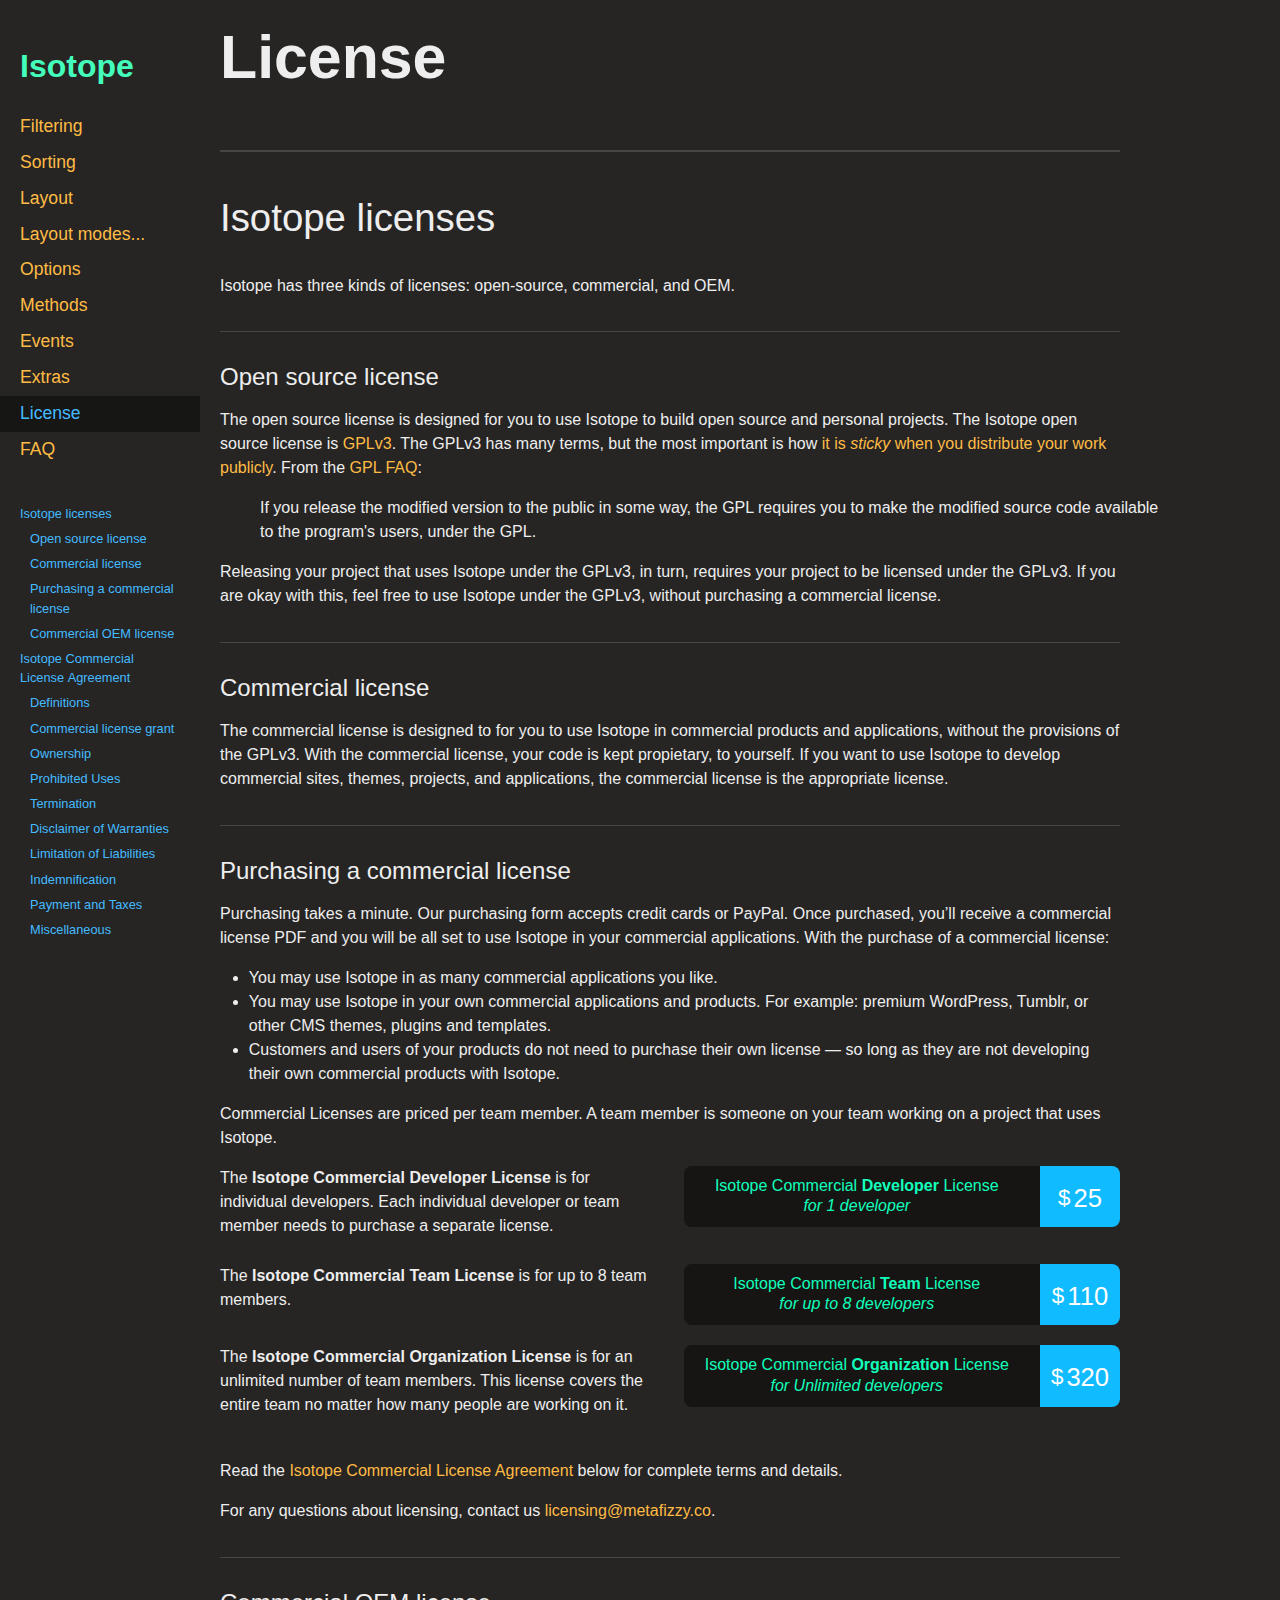
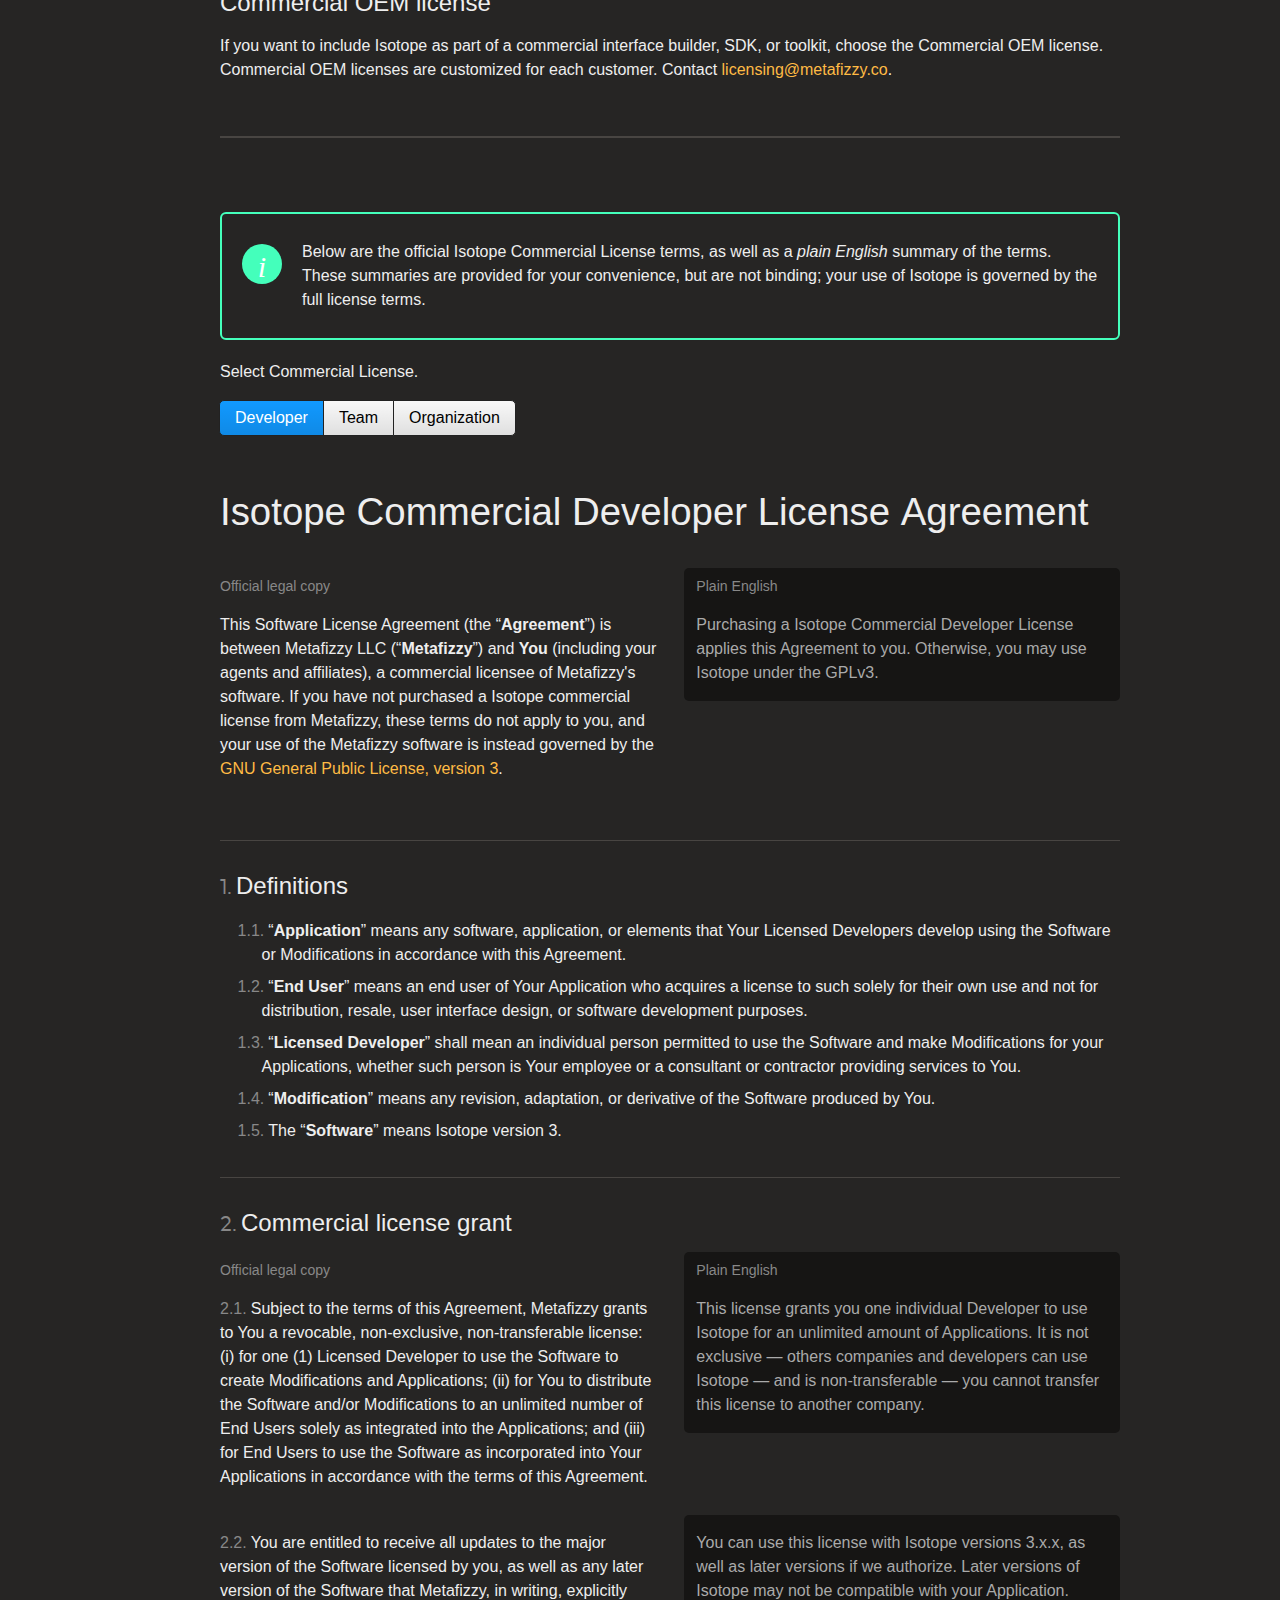
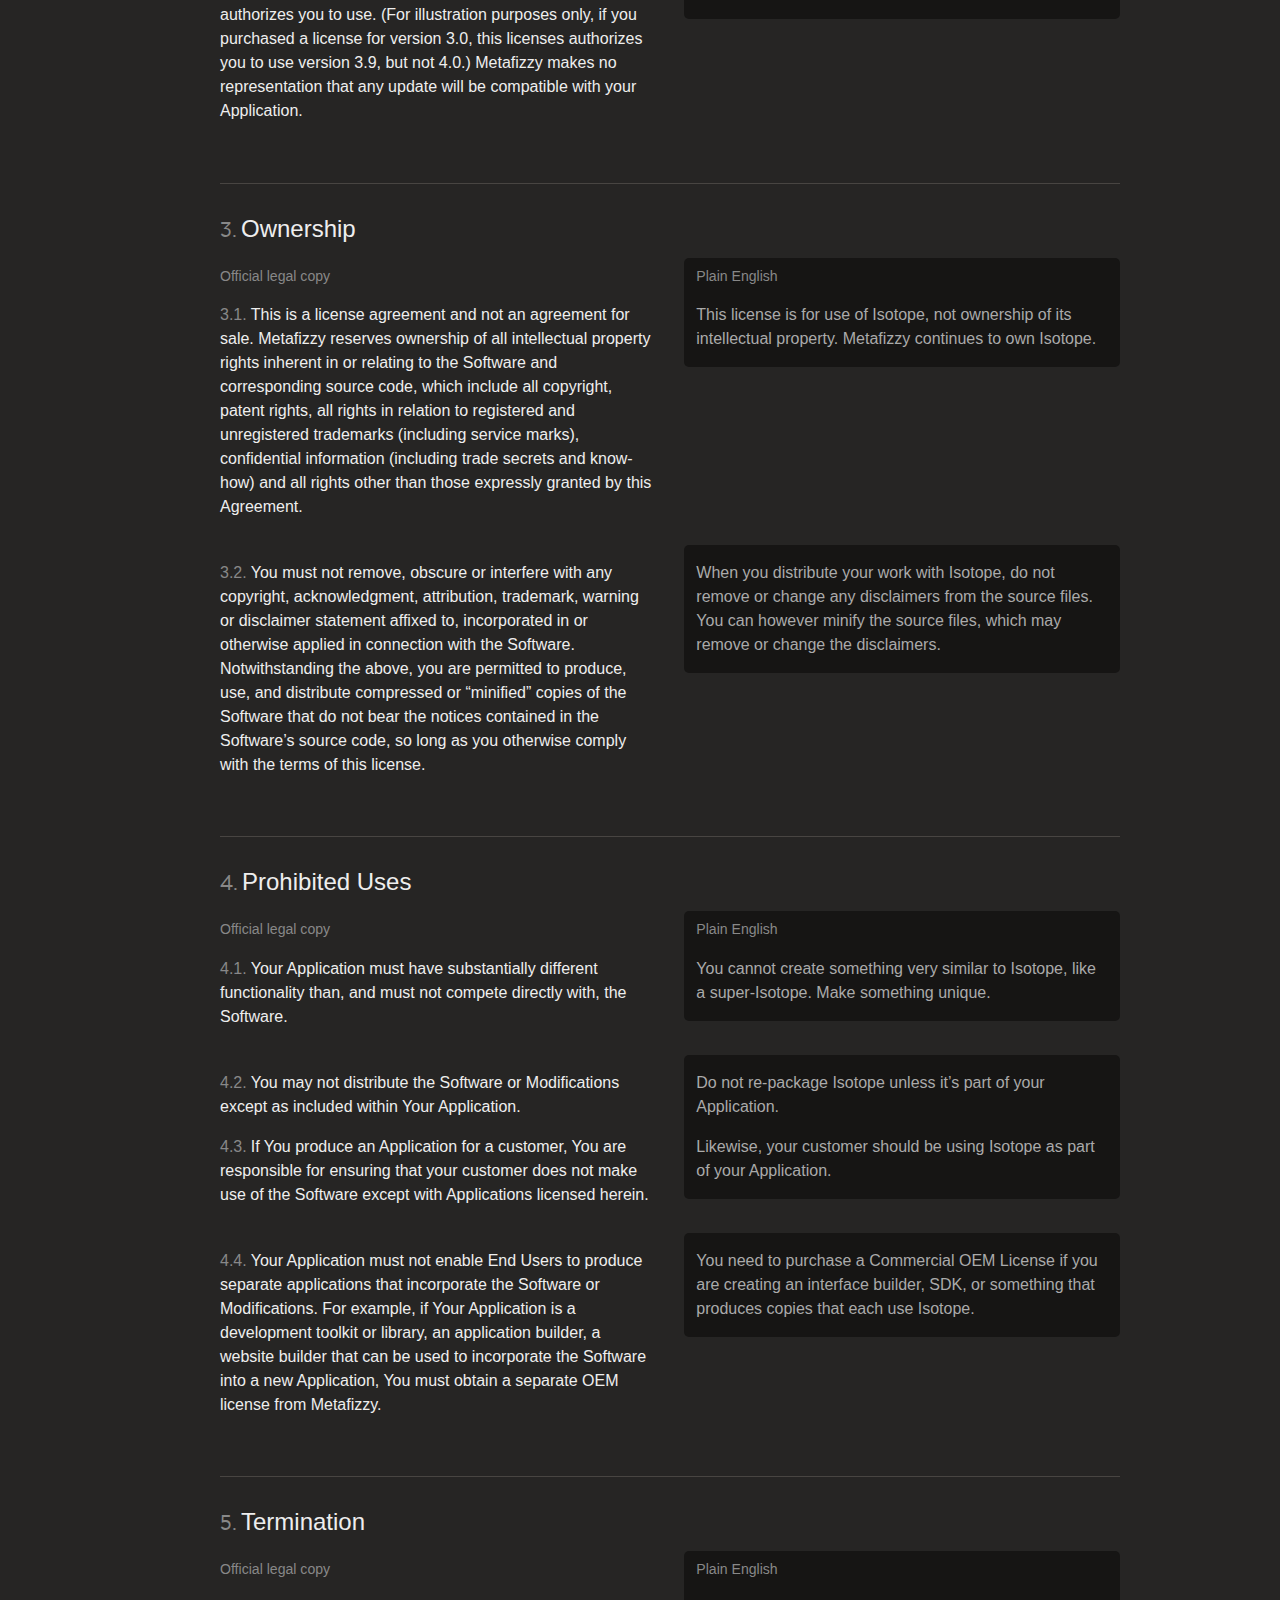
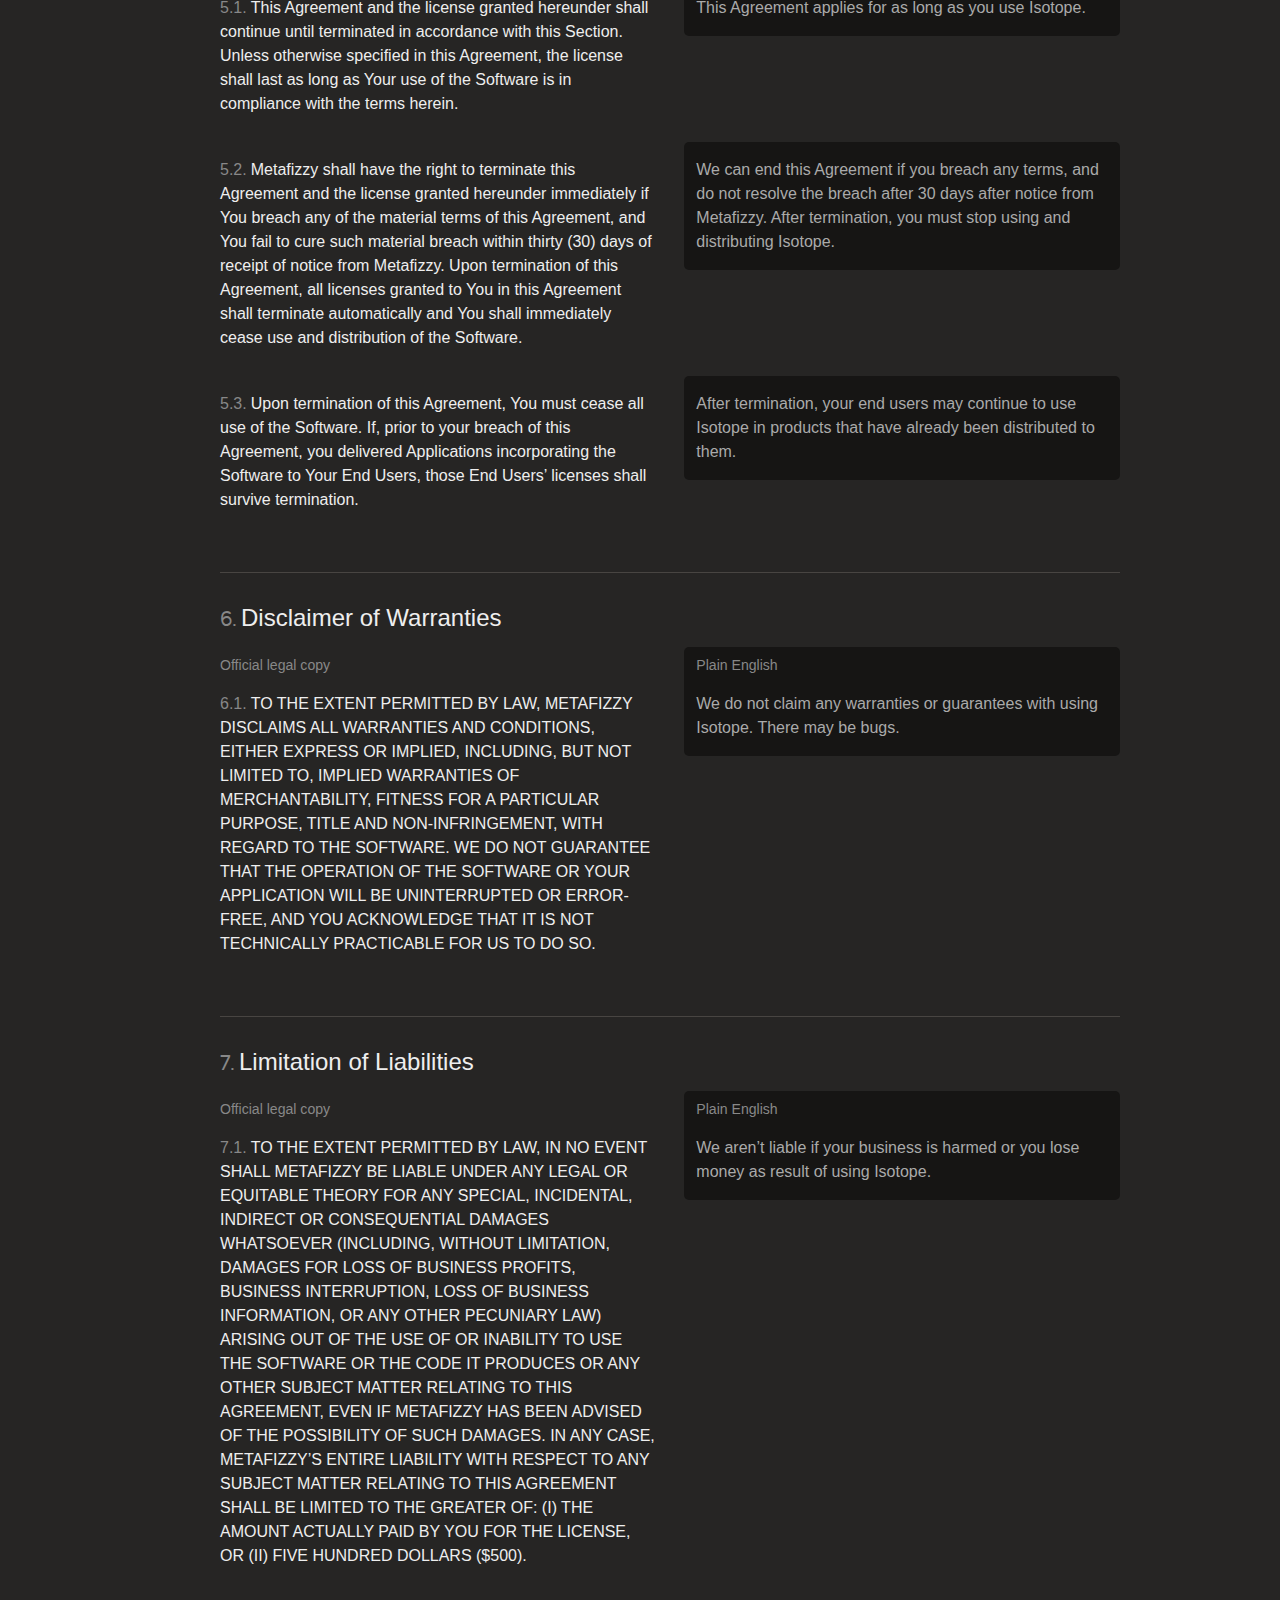
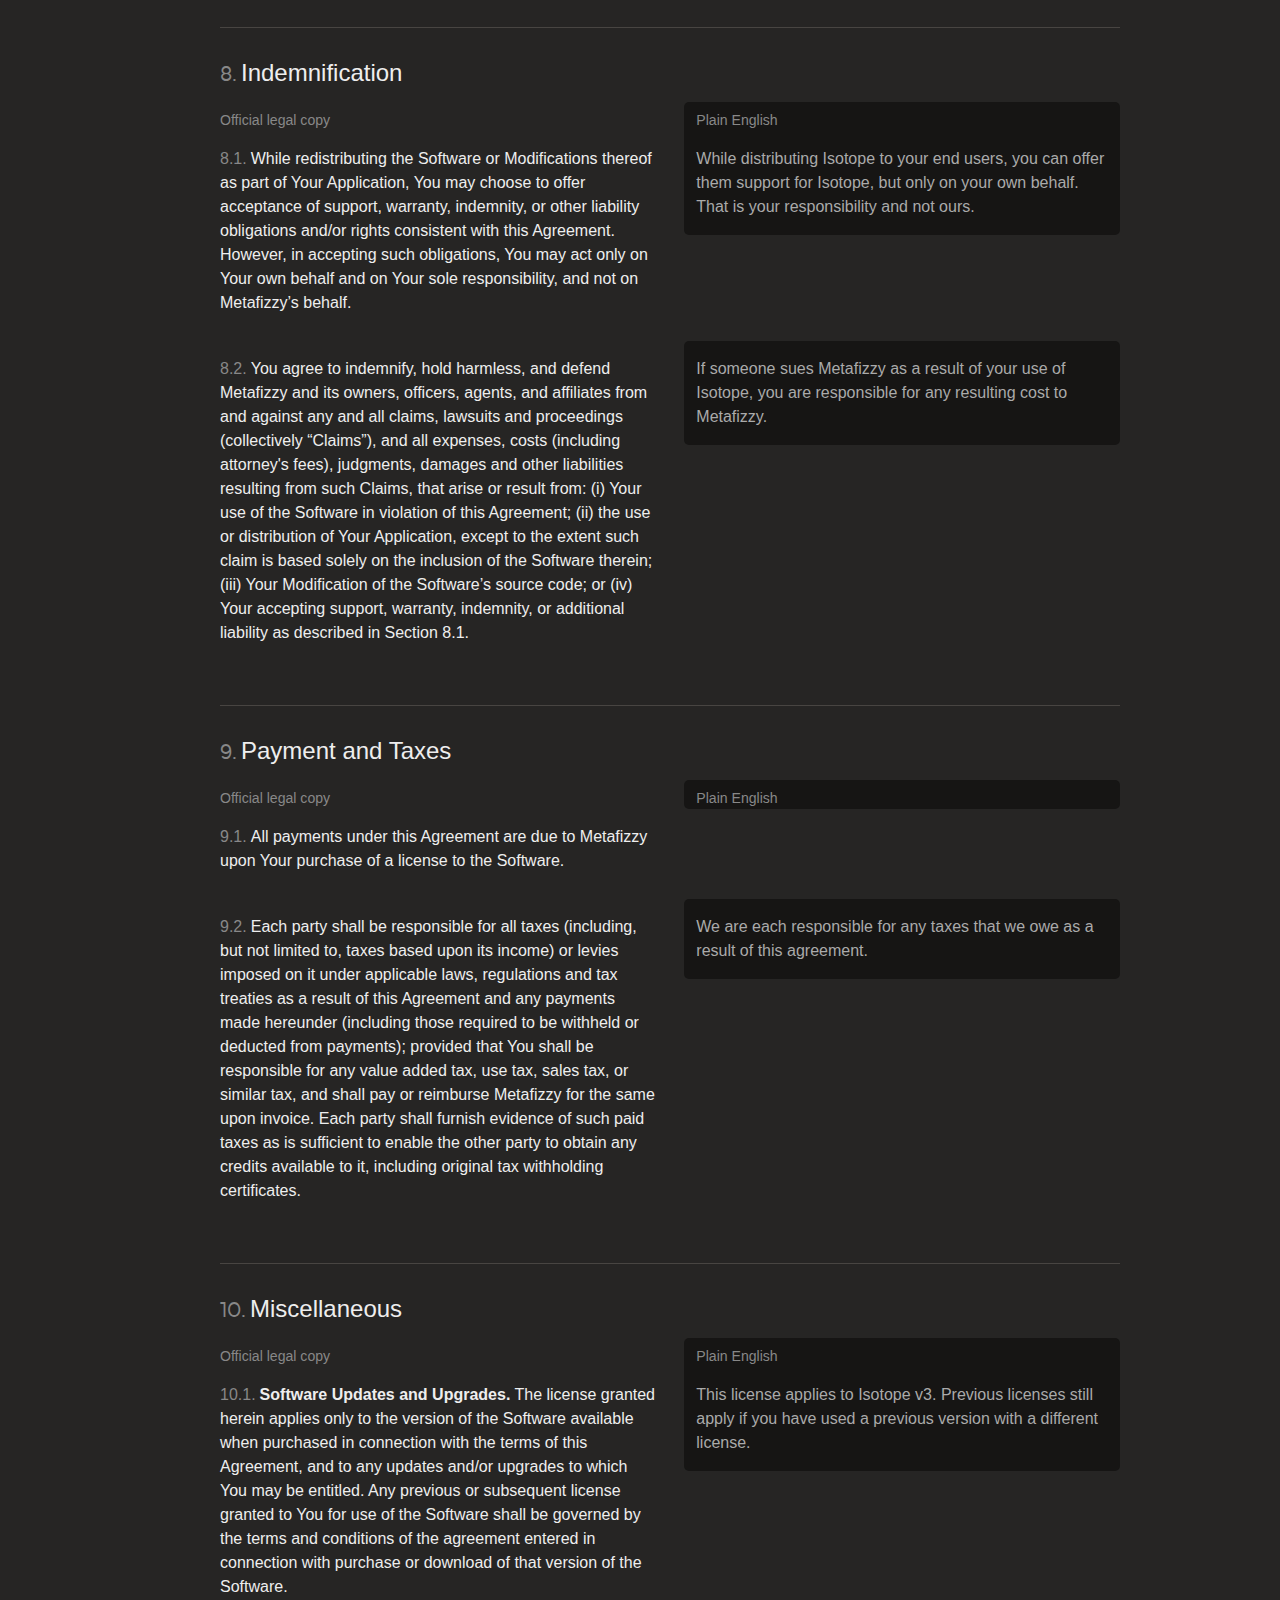
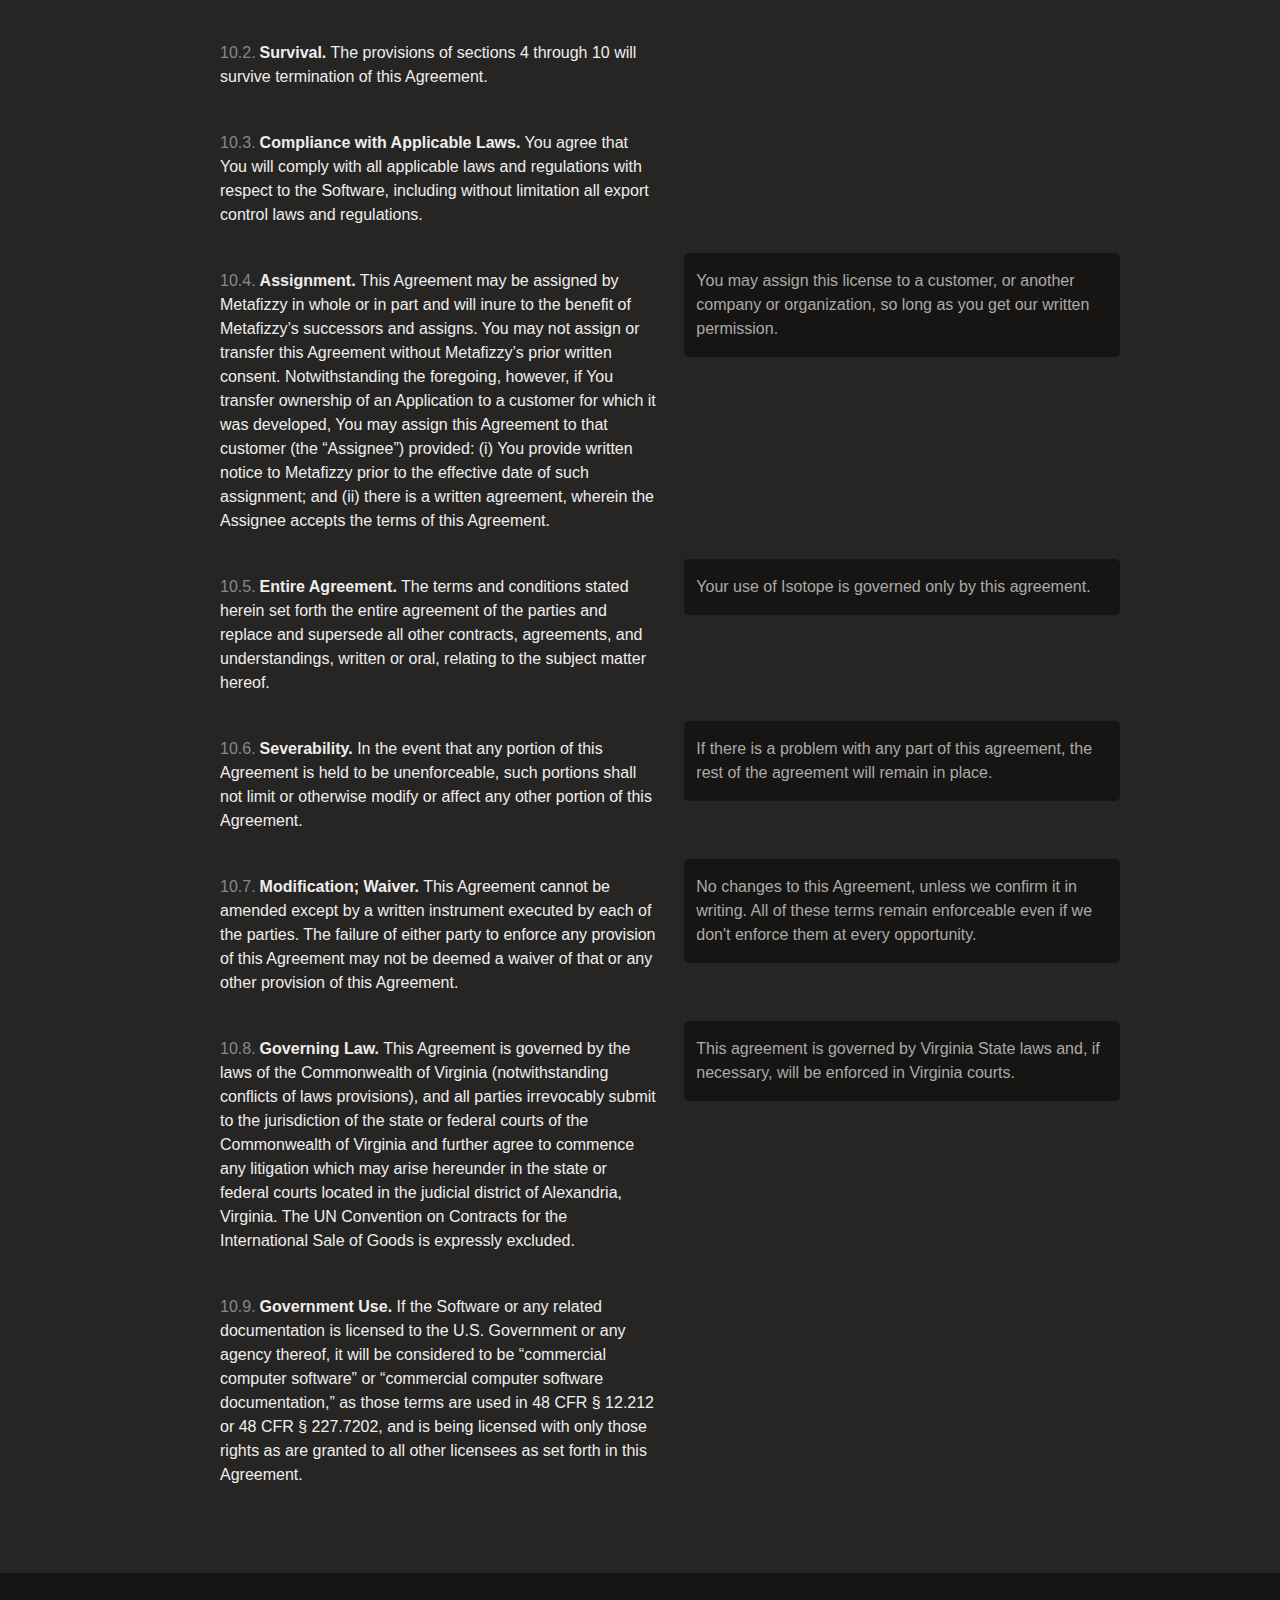
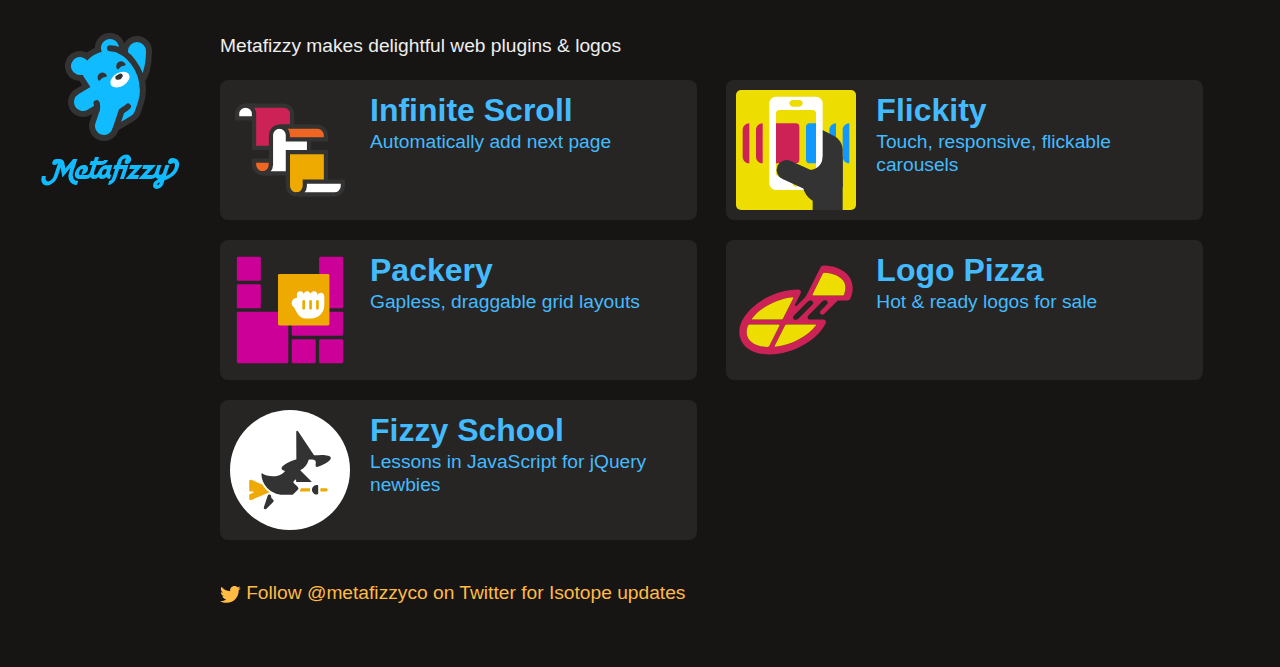
<file: public/vendor/isotope-docs/license.html>
<!doctype html>
<html class="export" lang="en">
<head>
  <meta charset="utf-8">
  <meta name="viewport" content="width=device-width">
  <meta name="description" content="Filter &amp; sort magical layouts">

  <title>Isotope &#xB7; License</title>

    <!-- Isotope does not require any CSS files -->
    <link rel="stylesheet" href="css/isotope-docs.css?6" media="screen">

  <meta name="twitter:card" content="summary">
  <meta name="twitter:site" content="@metafizzyco">
  <meta name="twitter:url" content="https://isotope.metafizzy.co/license.html">
  <meta name="twitter:title" content="Isotope License">
  <meta name="twitter:description" content="Filter &amp; sort magical layouts">

</head>
<body class="page--license">


  <div class="nav">
    <h1 class="nav__title"><a href=".">Isotope</a></h1>
  
    <ol class="site-nav">
      <li class="site-nav__item site-nav__item--filtering">
        <a class="site-nav__item__link" href="filtering.html">Filtering</a></li>
      <li class="site-nav__item site-nav__item--sorting">
        <a class="site-nav__item__link" href="sorting.html">Sorting</a></li>
      <li class="site-nav__item site-nav__item--layout ">
        <a class="site-nav__item__link" href="layout.html">Layout</a>
      </li>
      <li class="site-nav__item site-nav__item--layout-modes sub-nav-parent">
        <a class="site-nav__item__link" href="layout-modes.html">Layout modes</a>
        <ul class="sub-nav">
            <li class="sub-nav__item sub-nav__item--masonry">
              <a class="sub-nav__item__link" href="layout-modes/masonry.html">masonry</a></li>
            <li class="sub-nav__item sub-nav__item--fitrows">
              <a class="sub-nav__item__link" href="layout-modes/fitrows.html">fitRows</a></li>
            <li class="sub-nav__item sub-nav__item--vertical">
              <a class="sub-nav__item__link" href="layout-modes/vertical.html">vertical</a></li>
            <li class="sub-nav__item sub-nav__item--packery">
              <a class="sub-nav__item__link" href="layout-modes/packery.html">packery</a></li>
            <li class="sub-nav__item sub-nav__item--cellsbyrow">
              <a class="sub-nav__item__link" href="layout-modes/cellsbyrow.html">cellsByRow</a></li>
            <li class="sub-nav__item sub-nav__item--masonryhorizontal">
              <a class="sub-nav__item__link" href="layout-modes/masonryhorizontal.html">masonryHorizontal</a></li>
            <li class="sub-nav__item sub-nav__item--fitcolumns">
              <a class="sub-nav__item__link" href="layout-modes/fitcolumns.html">fitColumns</a></li>
            <li class="sub-nav__item sub-nav__item--cellsbycolumn">
              <a class="sub-nav__item__link" href="layout-modes/cellsbycolumn.html">cellsByColumn</a></li>
            <li class="sub-nav__item sub-nav__item--horiz">
              <a class="sub-nav__item__link" href="layout-modes/horiz.html">horiz</a></li>
        </ul>
      </li>
      <li class="site-nav__item site-nav__item--options">
        <a class="site-nav__item__link" href="options.html">Options</a></li>
      <li class="site-nav__item site-nav__item--methods">
        <a class="site-nav__item__link" href="methods.html">Methods</a></li>
      <li class="site-nav__item site-nav__item--events">
        <a class="site-nav__item__link" href="events.html">Events</a></li>
      <li class="site-nav__item site-nav__item--extras">
        <a class="site-nav__item__link" href="extras.html">Extras</a></li>
      <li class="site-nav__item site-nav__item--license">
        <a class="site-nav__item__link" href="license.html">License</a></li>
      <li class="site-nav__item site-nav__item--faq">
        <a class="site-nav__item__link" href="faq.html">FAQ</a></li>
    </ol>
  
    <ul class="page-nav" data-js="page-nav">
<li class="page-nav__item page-nav__item--h2"><a href="#isotope-licenses">Isotope licenses</a></li>
<li class="page-nav__item page-nav__item--h3"><a href="#open-source-license">Open source license</a></li>
<li class="page-nav__item page-nav__item--h3"><a href="#commercial-license">Commercial license</a></li>
<li class="page-nav__item page-nav__item--h3"><a href="#purchasing-a-commercial-license">Purchasing a commercial license</a></li>
<li class="page-nav__item page-nav__item--h3"><a href="#commercial-oem-license">Commercial OEM license</a></li>
<li class="page-nav__item page-nav__item--h2"><a href="#isotope-commercial-license-agreement">Isotope Commercial License&#xA0;Agreement</a></li>
<li class="page-nav__item page-nav__item--h3"><a href="#definitions">Definitions</a></li>
<li class="page-nav__item page-nav__item--h3"><a href="#commercial-license-grant">Commercial license grant</a></li>
<li class="page-nav__item page-nav__item--h3"><a href="#ownership">Ownership</a></li>
<li class="page-nav__item page-nav__item--h3"><a href="#prohibited-uses">Prohibited Uses</a></li>
<li class="page-nav__item page-nav__item--h3"><a href="#termination">Termination</a></li>
<li class="page-nav__item page-nav__item--h3"><a href="#disclaimer-of-warranties">Disclaimer of Warranties</a></li>
<li class="page-nav__item page-nav__item--h3"><a href="#limitation-of-liabilities">Limitation of Liabilities</a></li>
<li class="page-nav__item page-nav__item--h3"><a href="#indemnification">Indemnification</a></li>
<li class="page-nav__item page-nav__item--h3"><a href="#payment-and-taxes">Payment and Taxes</a></li>
<li class="page-nav__item page-nav__item--h3"><a href="#miscellaneous">Miscellaneous</a></li>
</ul>
  </div>


  <div id="content" class="main">
    <div class="container">
        <h1>License</h1>


<h2 id="isotope-licenses">Isotope licenses</h2>

<p>Isotope has three kinds of licenses: open-source, commercial, and OEM.</p>


<h3 id="open-source-license">Open source license</h3>

<p>The open source license is designed for you to use Isotope to build open source and personal projects. The Isotope open source license is <a href="https://www.gnu.org/licenses/gpl-3.0.html">GPLv3</a>. The GPLv3 has many terms, but the most important is how <a href="https://www.gnu.org/licenses/gpl-3.0.html#section5">it is <em>sticky</em> when you distribute your work publicly</a>. From the <a href="https://www.gnu.org/licenses/gpl-faq.html#GPLRequireSourcePostedPublic">GPL FAQ</a>:</p>

<blockquote>
  <p>If you release the modified version to the public in some way, the GPL requires you to make the modified source code available to the program&apos;s users, under the GPL.</p>
</blockquote>

<p>Releasing your project that uses Isotope under the GPLv3, in turn, requires your project to be licensed under the GPLv3. If you are okay with this, feel free to use Isotope under the GPLv3, without purchasing a commercial license.</p>


<h3 id="commercial-license">Commercial license</h3>

<p>The commercial license is designed to for you to use Isotope in commercial products and applications, without the provisions of the GPLv3. With the commercial license, your code is kept propietary, to yourself. If you want to use Isotope to develop commercial sites, themes, projects, and applications, the commercial license is the appropriate license.</p>


<h3 id="purchasing-a-commercial-license">Purchasing a commercial license</h3>

<p>Purchasing takes a minute. Our purchasing form accepts credit cards or PayPal. Once purchased, you&#x2019;ll receive a commercial license PDF and you will be all set to use Isotope in your commercial applications. With the purchase of a commercial license:</p>

<ul>
  <li>You may use Isotope in as many commercial applications you like.</li>
  <li>You may use Isotope in your own commercial applications and products. For example: premium WordPress, Tumblr, or other CMS themes, plugins and templates.</li>
  <li>Customers and users of your products do not need to purchase their own license &#x2014; so long as they are not developing their own commercial products with Isotope.</li>
</ul>

<p>Commercial Licenses are priced per team member. A team member is someone on your team working on a project that uses Isotope.</p>

<div class="duo">
  <div class="duo__cell duo__cell--license-option">
    <p>The <strong>Isotope Commercial Developer License</strong> is for individual developers. Each individual developer or team member needs to purchase a separate license.</p>
  </div>
  <div class="duo__cell">
      <a class="buy-button" href="https://gum.co/isotope-dev">
        <span class="buy-button__project">Isotope Commercial</span>
        <span class="buy-button__title">Developer</span>
        <span class="buy-button__license">License</span>
        <span class="buy-button__for">for 1 developer</span>
        <span class="buy-button__price">
          <span class="buy-button__price__dollar">$</span><span class="buy-button__price__value">25</span>
        </span>
      </a>
  </div>
</div>

<div class="duo">
  <div class="duo__cell duo__cell--license-option">
    <p>The <strong>Isotope Commercial Team License</strong> is for up to 8 team members.</p>
  </div>
  <div class="duo__cell">
      <a class="buy-button" href="https://gum.co/isotope-team">
        <span class="buy-button__project">Isotope Commercial</span>
        <span class="buy-button__title">Team</span>
        <span class="buy-button__license">License</span>
        <span class="buy-button__for">for up to 8 developers</span>
        <span class="buy-button__price">
          <span class="buy-button__price__dollar">$</span><span class="buy-button__price__value">110</span>
        </span>
      </a>
  </div>
</div>

<div class="duo">
  <div class="duo__cell duo__cell--license-option">
    <p>The <strong>Isotope Commercial Organization License</strong> is for an unlimited number of team members. This license covers the entire team no matter how many people are working on it.</p>
  </div>
  <div class="duo__cell">
      <a class="buy-button" href="https://gum.co/isotope-org">
        <span class="buy-button__project">Isotope Commercial</span>
        <span class="buy-button__title">Organization</span>
        <span class="buy-button__license">License</span>
        <span class="buy-button__for">for Unlimited developers</span>
        <span class="buy-button__price">
          <span class="buy-button__price__dollar">$</span><span class="buy-button__price__value">320</span>
        </span>
      </a>
  </div>
</div>

<p>Read the <a href="#isotope-commercial-license-agreement">Isotope Commercial License Agreement</a> below for complete terms and details.</p>

<p>For any questions about licensing, contact us <a href="mailto:licensing@metafizzy.co">licensing@metafizzy.co</a>.</p>


<h3 id="commercial-oem-license">Commercial OEM license</h3>

<p>If you want to include Isotope as part of a commercial interface builder, SDK, or toolkit, choose the Commercial OEM license. Commercial OEM licenses are customized for each customer. Contact <a href="mailto:licensing@metafizzy.co">licensing@metafizzy.co</a>.</p>


<div class="commercial-license-agreement" data-js="commercial-license-agreement">

  <h2 id="isotope-commercial-license-agreement">Isotope Commercial License&#xA0;Agreement</h2>

  <div class="call-out call-out--chill">
    <p>Below are the official Isotope Commercial License terms, as well as a <em>plain English</em> summary of the terms. These summaries are provided for your convenience, but are not binding; your use of Isotope is governed by the full license terms.</p>
  </div>

  <p>Select Commercial License.</p>

  <div class="button-group button-row">
    <button class="button button--developer is-selected" data-license-option="developer">Developer</button>
    <button class="button button--team" data-license-option="team">Team</button>
    <button class="button button--organization" data-license-option="organization">Organization</button>
  </div>

  <div class="duo duo--legal duo--legal--first">
    <div class="duo__cell duo--legal__official">
      <p id="agreement-p1">This Software License Agreement (the &#x201C;<strong>Agreement</strong>&#x201D;) is between Metafizzy LLC (&#x201C;<strong>Metafizzy</strong>&#x201D;) and <strong>You</strong> (including your agents and affiliates), a commercial licensee of Metafizzy&apos;s software. If you have not purchased a Isotope commercial license from Metafizzy, these terms do not apply to you, and your use of the Metafizzy software is instead governed by the <a href="https://www.gnu.org/licenses/gpl-3.0.html">GNU General Public License, version 3</a>.</p>
    </div>
    <div class="duo__cell duo--legal__plain">
      <p>Purchasing a Isotope Commercial <span data-license-property="title"></span> License applies this Agreement to you. Otherwise, you may use Isotope under the GPLv3.</p>
    </div>
  </div>

  <h3 id="definitions">Definitions</h3>

  <ol class="cla__definitions-list">
    <li>&#x201C;<strong>Application</strong>&#x201D; means any software, application, or elements that Your Licensed Developers develop using the Software or Modifications in accordance with this Agreement.</li>
    <li>&#x201C;<strong>End User</strong>&#x201D; means an end user of Your Application who acquires a license to such solely for their own use and not for distribution, resale, user interface design, or software development purposes.</li>
    <li>&#x201C;<strong>Licensed Developer</strong>&#x201D; shall mean an individual person permitted to use the Software and make Modifications for your Applications, whether such person is Your employee or a consultant or contractor providing services to You. </li>
    <li>&#x201C;<strong>Modification</strong>&#x201D; means any revision, adaptation, or derivative of the Software produced by You.</li>
    <li>The &#x201C;<strong>Software</strong>&#x201D; means Isotope version 3.</li>
  </ol>

  <h3 id="commercial-license-grant">Commercial license grant</h3>

  <div class="duo duo--legal duo--legal--first">
    <div class="duo__cell duo--legal__official">
      <p id="grant-p1" class="cla__part">Subject to the terms of this Agreement, Metafizzy grants to You a revocable, non-exclusive, non-transferable license: (i) for <span data-license-property="for-official">one (1) Licensed Developer</span> to use the Software to create Modifications and Applications; (ii) for You to distribute the Software and/or Modifications to an unlimited number of End Users solely as integrated into the Applications; and (iii) for End Users to use the Software as incorporated into Your Applications in accordance with the terms of this Agreement.</p>
    </div>
    <div class="duo__cell duo--legal__plain">
      <p>This license grants you <span data-license-property="for-plain">one individual Developer</span> to use Isotope for an unlimited amount of Applications. It is not exclusive &#x2014; others companies and developers can use Isotope &#x2014; and is non-transferable &#x2014; you cannot transfer this license to another company.</p>
    </div>
  </div>

  <div class="duo duo--legal">
    <div class="duo__cell duo--legal__official">
      <p id="grant-p2" class="cla__part">You are entitled to receive all updates to the major version of the Software licensed by you, as well as any later version of the Software that Metafizzy, in writing, explicitly authorizes you to use. (For illustration purposes only, if you purchased a license for version 3.0, this licenses authorizes you to use version 3.9, but not 4.0.) Metafizzy makes no representation that any update will be compatible with your Application.</p>
    </div>
    <div class="duo__cell duo--legal__plain">
      <p>You can use this license with Isotope versions 3.x.x, as well as later versions if we authorize. Later versions of Isotope may not be compatible with your Application.</p>
    </div>
  </div>

  <h3 id="ownership">Ownership</h3>

  <div class="duo duo--legal duo--legal--first">
    <div class="duo__cell duo--legal__official">
      <p id="ownership-p1" class="cla__part">This is a license agreement and not an agreement for sale. Metafizzy reserves ownership of all intellectual property rights inherent in or relating to the Software and corresponding source code, which include all copyright, patent rights, all rights in relation to registered and unregistered trademarks (including service marks), confidential information (including trade secrets and know-how) and all rights other than those expressly granted by this Agreement.</p>
    </div>
    <div class="duo__cell duo--legal__plain">
      <p>This license is for use of Isotope, not ownership of its intellectual property. Metafizzy continues to own Isotope.</p>
    </div>
  </div>

  <div class="duo duo--legal">
    <div class="duo__cell duo--legal__official">
      <p id="ownership-p2" class="cla__part">You must not remove, obscure or interfere with any copyright, acknowledgment, attribution, trademark, warning or disclaimer statement affixed to, incorporated in or otherwise applied in connection with the Software. Notwithstanding the above, you are permitted to produce, use, and distribute compressed or &#x201C;minified&#x201D; copies of the Software that do not bear the notices contained in the Software&#x2019;s source code, so long as you otherwise comply with the terms of this license.</p>
    </div>
    <div class="duo__cell duo--legal__plain">
      <p>When you distribute your work with Isotope, do not remove or change any disclaimers from the source files. You can however minify the source files, which may remove or change the disclaimers.</p>
    </div>
  </div>

  <h3 id="prohibited-uses">Prohibited Uses</h3>

  <div class="duo duo--legal duo--legal--first">
    <div class="duo__cell duo--legal__official">
      <p id="prohibited-p1" class="cla__part">Your Application must have substantially different functionality than, and must not compete directly with, the Software.</p>
    </div>
    <div class="duo__cell duo--legal__plain">
      <p>You cannot create something very similar to Isotope, like a super-Isotope. Make something unique.</p>
    </div>
  </div>

  <div class="duo duo--legal">
    <div class="duo__cell duo--legal__official">
      <p id="prohibited-p2" class="cla__part">You may not distribute the Software or Modifications except as included within Your Application.</p> 
      <p id="prohibited-p3" class="cla__part">If You produce an Application for a customer, You are responsible for ensuring that your customer does not make use of the Software except with Applications licensed herein.</p>
    </div>
    <div class="duo__cell duo--legal__plain">
      <p>Do not re-package Isotope unless it&#x2019;s part of your Application.</p>
      <p>Likewise, your customer should be using Isotope as part of your Application.</p>
    </div>
  </div>

  <div class="duo duo--legal">
    <div class="duo__cell duo--legal__official">
      <p id="prohibited-p4" class="cla__part">Your Application must not enable End Users to produce separate applications that incorporate the Software or Modifications. For example, if Your Application is a development toolkit or library, an application builder, a website builder that can be used to incorporate the Software into a new Application, You must obtain a separate OEM license from Metafizzy.</p>
    </div>
    <div class="duo__cell duo--legal__plain">
      <p>You need to purchase a Commercial OEM License if you are creating an interface builder, SDK, or something that produces copies that each use Isotope.</p>
    </div>
  </div>

  <h3 id="termination">Termination</h3>

  <div class="duo duo--legal  duo--legal--first">
    <div class="duo__cell duo--legal__official">
      <p id="termination-p1" class="cla__part">This Agreement and the license granted hereunder shall continue until terminated in accordance with this Section. Unless otherwise specified in this Agreement, the license shall last as long as Your use of the Software is in compliance with the terms herein. </p>
    </div>
    <div class="duo__cell duo--legal__plain">
      <p>This Agreement applies for as long as you use Isotope.</p>
    </div>
  </div>

  <div class="duo duo--legal">
    <div class="duo__cell duo--legal__official">
      <p id="termination-p2" class="cla__part">Metafizzy shall have the right to terminate this Agreement and the license granted hereunder immediately if You breach any of the material terms of this Agreement, and You fail to cure such material breach within thirty (30) days of receipt of notice from Metafizzy. Upon termination of this Agreement, all licenses granted to You in this Agreement shall terminate automatically and You shall immediately cease use and distribution of the Software.</p>
    </div>
    <div class="duo__cell duo--legal__plain">
      <p>We can end this Agreement if you breach any terms, and do not resolve the breach after 30 days after notice from Metafizzy. After termination, you must stop using and distributing Isotope.</p>
    </div>
  </div>

  <div class="duo duo--legal">
    <div class="duo__cell duo--legal__official">
      <p id="termination-p3" class="cla__part">Upon termination of this Agreement, You must cease all use of the Software. If, prior to your breach of this Agreement, you delivered Applications incorporating the Software to Your End Users, those End Users&#x2019; licenses shall survive termination.</p>
    </div>
    <div class="duo__cell duo--legal__plain">
      <p>After termination, your end users may continue to use Isotope in products that have already been distributed to them.</p>
    </div>
  </div>

  <h3 id="disclaimer-of-warranties">Disclaimer of Warranties</h3>

  <div class="duo duo--legal duo--legal--first">
    <div class="duo__cell duo--legal__official">
      <p class="cla__part">TO THE EXTENT PERMITTED BY LAW, METAFIZZY DISCLAIMS ALL WARRANTIES AND CONDITIONS, EITHER EXPRESS OR IMPLIED, INCLUDING, BUT NOT LIMITED TO, IMPLIED WARRANTIES OF MERCHANTABILITY, FITNESS FOR A PARTICULAR PURPOSE, TITLE AND NON-INFRINGEMENT, WITH REGARD TO THE SOFTWARE. WE DO NOT GUARANTEE THAT THE OPERATION OF THE SOFTWARE OR YOUR APPLICATION WILL BE UNINTERRUPTED OR ERROR-FREE, AND YOU ACKNOWLEDGE THAT IT IS NOT TECHNICALLY PRACTICABLE FOR US TO DO SO.</p>
    </div>
    <div class="duo__cell duo--legal__plain">
      <p>We do not claim any warranties or guarantees with using Isotope. There may be bugs.</p>
    </div>
  </div>

  <h3 id="limitation-of-liabilities">Limitation of Liabilities</h3>

  <div class="duo duo--legal duo--legal--first">
    <div class="duo__cell duo--legal__official">
      <p class="cla__part">TO THE EXTENT PERMITTED BY LAW, IN NO EVENT SHALL METAFIZZY BE LIABLE UNDER ANY LEGAL OR EQUITABLE THEORY FOR ANY SPECIAL, INCIDENTAL, INDIRECT OR CONSEQUENTIAL DAMAGES WHATSOEVER (INCLUDING, WITHOUT LIMITATION, DAMAGES FOR LOSS OF BUSINESS PROFITS, BUSINESS INTERRUPTION, LOSS OF BUSINESS INFORMATION, OR ANY OTHER PECUNIARY LAW) ARISING OUT OF THE USE OF OR INABILITY TO USE THE SOFTWARE OR THE CODE IT PRODUCES OR ANY OTHER SUBJECT MATTER RELATING TO THIS AGREEMENT, EVEN IF METAFIZZY HAS BEEN ADVISED OF THE POSSIBILITY OF SUCH DAMAGES. IN ANY CASE, METAFIZZY&#x2019;S ENTIRE LIABILITY WITH RESPECT TO ANY SUBJECT MATTER RELATING TO THIS AGREEMENT SHALL BE LIMITED TO THE GREATER OF: (I) THE AMOUNT ACTUALLY PAID BY YOU FOR THE LICENSE, OR (II) FIVE HUNDRED DOLLARS ($500).</p>
    </div>
    <div class="duo__cell duo--legal__plain">
      <p>We aren&#x2019;t liable if your business is harmed or you lose money as
  result of using Isotope.</p>
    </div>
  </div>

  <h3 id="indemnification">Indemnification</h3>

  <div class="duo duo--legal duo--legal--first">
    <div class="duo__cell duo--legal__official">
      <p class="cla__part">While redistributing the Software or Modifications thereof as part of Your Application, You may choose to offer acceptance of support, warranty, indemnity, or other liability obligations and/or rights consistent with this Agreement. However, in accepting such obligations, You may act only on Your own behalf and on Your sole responsibility, and not on Metafizzy&#x2019;s behalf. </p>
    </div>
    <div class="duo__cell duo--legal__plain">
      <p>While distributing Isotope to your end users, you can offer them support for Isotope, but only on your own behalf. That is your responsibility and not ours.</p>
    </div>
  </div>

  <div class="duo duo--legal">
    <div class="duo__cell duo--legal__official">
      <p class="cla__part">You agree to indemnify, hold harmless, and defend Metafizzy and its owners, officers, agents, and affiliates from and against any and all claims, lawsuits and proceedings (collectively &#x201C;Claims&#x201D;), and all expenses, costs (including attorney&apos;s fees), judgments, damages and other liabilities resulting from such Claims, that arise or result from: (i) Your use of the Software in violation of this Agreement; (ii) the use or distribution of Your Application, except to the extent such claim is based solely on the inclusion of the Software therein; (iii) Your Modification of the Software&#x2019;s source code; or (iv) Your accepting support, warranty, indemnity, or additional liability as described in Section 8.1.</p>
    </div>
    <div class="duo__cell duo--legal__plain">
      <p>If someone sues Metafizzy as a result of your use of Isotope, you are responsible for any resulting cost to Metafizzy.</p>
    </div>
  </div>

  <h3 id="payment-and-taxes">Payment and Taxes</h3>

  <div class="duo duo--legal duo--legal--first">
    <div class="duo__cell duo--legal__official">
      <p class="cla__part">All payments under this Agreement are due to Metafizzy upon Your purchase of a license to the Software.</p>
    </div>
    <div class="duo__cell duo--legal__plain">
    </div>
  </div>

  <div class="duo duo--legal">
    <div class="duo__cell duo--legal__official">
      <p class="cla__part">Each party shall be responsible for all taxes (including, but not limited to, taxes based upon its income) or levies imposed on it under applicable laws, regulations and tax treaties as a result of this Agreement and any payments made hereunder (including those required to be withheld or deducted from payments); provided that You shall be responsible for any value added tax, use tax, sales tax, or similar tax,  and shall pay or reimburse Metafizzy for the same upon invoice. Each party shall furnish evidence of such paid taxes as is sufficient to enable the other party to obtain any credits available to it, including original tax withholding certificates.</p>
    </div>
    <div class="duo__cell duo--legal__plain">
      <p>We are each responsible for any taxes that we owe as a result of this agreement.</p>
    </div>
  </div>

  <h3 id="miscellaneous">Miscellaneous</h3>

  <div class="duo duo--legal duo--legal--first">
    <div class="duo__cell duo--legal__official">
      <p class="cla__part"><strong>Software Updates and Upgrades.</strong> The license granted herein applies only to the version of the Software available when purchased in connection with the terms of this Agreement, and to any updates and/or upgrades to which You may be entitled. Any previous or subsequent license granted to You for use of the Software shall be governed by the terms and conditions of the agreement entered in connection with purchase or download of that version of the Software.</p>
    </div>
    <div class="duo__cell duo--legal__plain">
      <p>This license applies to Isotope v3. Previous licenses still apply if you have used a previous version with a different license.</p>
    </div>
  </div>

  <div class="duo duo--legal">
    <div class="duo__cell duo--legal__official">
      <p class="cla__part"><strong>Survival.</strong> The provisions of sections 4 through 10 will survive termination of this Agreement.</p>
    </div>
    <div class="duo__cell duo--legal__plain">
    </div>
  </div>

  <div class="duo duo--legal">
    <div class="duo__cell duo--legal__official">
      <p class="cla__part"><strong>Compliance with Applicable Laws.</strong> You agree that You will comply with all applicable laws and regulations with respect to the Software, including without limitation all export control laws and regulations.</p>
    </div>
    <div class="duo__cell duo--legal__plain">
    </div>
  </div>

  <div class="duo duo--legal">
    <div class="duo__cell duo--legal__official">
      <p class="cla__part"><strong>Assignment.</strong> This Agreement may be assigned by Metafizzy in whole or in part and will inure to the benefit of Metafizzy&#x2019;s successors and assigns. You may not assign or transfer this Agreement without Metafizzy&#x2019;s prior written consent. Notwithstanding the foregoing, however, if You transfer ownership of an Application to a customer for which it was developed, You may assign this Agreement to that customer (the &#x201C;Assignee&#x201D;) provided: (i) You provide written notice to Metafizzy prior to the effective date of such assignment; and (ii) there is a written agreement, wherein the Assignee accepts the terms of this Agreement.</p>
    </div>
    <div class="duo__cell duo--legal__plain">
      <p>You may assign this license to a customer, or another company or organization, so long as you get our written permission.</p>
    </div>
  </div>

  <div class="duo duo--legal">
    <div class="duo__cell duo--legal__official">
      <p class="cla__part"><strong>Entire Agreement.</strong> The terms and conditions stated herein set forth the entire agreement of the parties and replace and supersede all other contracts, agreements, and understandings, written or oral, relating to the subject matter hereof.</p>
    </div>
    <div class="duo__cell duo--legal__plain">
      <p>Your use of Isotope is governed only by this agreement.</p>
    </div>
  </div>

  <div class="duo duo--legal">
    <div class="duo__cell duo--legal__official">
      <p class="cla__part"><strong>Severability.</strong> In the event that any portion of this Agreement is held to be unenforceable, such portions shall not limit or otherwise modify or affect any other portion of this Agreement.</p>
    </div>
    <div class="duo__cell duo--legal__plain">
      <p>If there is a problem with any part of this agreement, the rest of the agreement will remain in place.</p>
    </div>
  </div>

  <div class="duo duo--legal">
    <div class="duo__cell duo--legal__official">
      <p class="cla__part"><strong>Modification; Waiver.</strong> This Agreement cannot be amended except by a written instrument executed by each of the parties. The failure of either party to enforce any provision of this Agreement may not be deemed a waiver of that or any other provision of this Agreement.</p>
    </div>
    <div class="duo__cell duo--legal__plain">
      <p>No changes to this Agreement, unless we confirm it in writing. All of these terms remain enforceable even if we don&apos;t enforce them at every opportunity.</p>
    </div>
  </div>

  <div class="duo duo--legal">
    <div class="duo__cell duo--legal__official">
      <p class="cla__part"><strong>Governing Law.</strong> This Agreement is governed by the laws of the Commonwealth of Virginia (notwithstanding conflicts of laws provisions), and all parties irrevocably submit to the jurisdiction of the state or federal courts of the Commonwealth of Virginia and further agree to commence any litigation which may arise hereunder in the state or federal courts located in the judicial district of Alexandria, Virginia. The UN Convention on Contracts for the International Sale of Goods is expressly excluded.</p>
    </div>
    <div class="duo__cell duo--legal__plain">
      <p>This agreement is governed by Virginia State laws and, if necessary, will be enforced in Virginia courts.</p>
    </div>
  </div>

  <div class="duo duo--legal">
    <div class="duo__cell duo--legal__official">
      <p class="cla__part"><strong>Government Use.</strong> If the Software or any related documentation is licensed to the U.S. Government or any agency thereof, it will be considered to be &#x201C;commercial computer software&#x201D; or &#x201C;commercial computer software documentation,&#x201D; as those terms are used in 48 CFR &#xA7; 12.212 or 48 CFR &#xA7; 227.7202, and is being licensed with only those rights as are granted to all other licensees as set forth in this Agreement.</p>
    </div>
    <div class="duo__cell duo--legal__plain">
    </div>
  </div>

</div> 

    </div>
  </div>

  <footer class="site-footer">
  
    <div class="container">
  
      <p class="site-footer__copy">Metafizzy makes delightful web plugins &amp; logos</p>
  
      <div class="showcase">
      
        <ul class="showcase-item-list">
      
            <li class="showcase-item">
              <a class="showcase-item__link" href="https://infinite-scroll.com">
                <div class="showcase-item__image">
                    <svg class="infinite-scroll-illo" xmlns="http://www.w3.org/2000/svg" viewbox="0 0 520 520" width="200" height="200">
                      <path class="infinite-scroll-illo__page infinite-scroll-illo__page--back" d="M90,110H10V90c0-22,18-40,40-40h40V110z"/>
                      <path class="infinite-scroll-illo__page infinite-scroll-illo__page--front1" d="M270,90L270,90c0-22-18-40-40-40h0H50h0c22,0,40,18,40,40v0v0v160h180V90z"/>
                      <path class="infinite-scroll-illo__page infinite-scroll-illo__page--front2" d="M170,330v-20H90v20v0c0,22,18,40,40,40h0h40V330z"/>
                      <path class="infinite-scroll-illo__page infinite-scroll-illo__page--back" d="M350,150H210c-22,0-40,18-40,40v140v0c0,22-18,40-40,40h0h220V150z"/>
                      <path class="infinite-scroll-illo__page infinite-scroll-illo__page--front3" d="M430,470V270H250v160c0,22,18,40,40,40H430z"/>
                      <path class="infinite-scroll-illo__page infinite-scroll-illo__page--front2" d="M250,190v20h180v-20c0-22-18-40-40-40H210h0C232,150,250,168,250,190L250,190z"/>
                      <path class="infinite-scroll-illo__page infinite-scroll-illo__page--back" d="M330,410v20v0c0,22-18,40-40,40h0h180c22,0,40-18,40-40v-20H330z"/>
                    </svg>
                </div>
                <div class="showcase-item__text">
                  <h3 class="showcase-item__title">Infinite Scroll</h3>
                  <p class="showcase-item__description">Automatically add next page</p>
                </div>
              </a>
            </li>
      
            <li class="showcase-item">
              <a class="showcase-item__link" href="https://flickity.metafizzy.co">
                <div class="showcase-item__image">
                    <svg class="flickity-illo" xmlns="http://www.w3.org/2000/svg" viewbox="0 0 360 360" width="100" height="100">
                      <path class="flickity-illo__color1" fill="#19F" d="M300 220L300 220c-11 0-20-9-20-20v-80c0-11 9-20 20-20h0V220z"/>
                      <path class="flickity-illo__color1" fill="#19F" d="M340 220L340 220c-11 0-20-9-20-20v-80c0-11 9-20 20-20h0V220z"/>
                      <path class="flickity-illo__color2" fill="#333" d="M320 290V180c0-18-10-35-27-43L240 110v180H320z"/>
                      <path class="flickity-illo__color3" fill="white" d="M240 300H120c-11 0-20-9-20-20V40c0-11 9-20 20-20h120c11 0 20 9 20 20v240C260 291 251 300 240 300z"/>
                      <path class="flickity-illo__color4" fill="#ED0" d="M230 260H130c-6 0-10-5-10-10V70c0-6 5-10 10-10h100c6 0 10 5 10 10v180 C240 256 236 260 230 260z"/>
                      <path class="flickity-illo__color2" fill="#333" d="M260 200h60v81c0 32-26 59-59 59h0c-34 0-61-27-61-61V240h20 C242 240 260 222 260 200L260 200z"/>
                      <path class="flickity-illo__color5" fill="#C25" d="M180 220h-60V100h60c6 0 10 5 10 10v100C190 216 186 220 180 220z"/>
                      <path class="flickity-illo__color1" fill="#19F" d="M240 220h-20c-6 0-10-5-10-10V110c0-6 5-10 10-10h20V220z"/>
                      <rect class="flickity-illo__color2" fill="#333" x="230" y="280" width="90" height="80"/>
                      <circle class="flickity-illo__color4" fill="#ED0" cx="180" cy="280" r="10"/>
                      <line class="flickity-illo__thumb" stroke="#333" stroke-width="60" stroke-linecap="round" x1="262" y1="290" x2="152" y2="240"/>
                      <path class="flickity-illo__color4" fill="#ED0" d="M190 50h-20c-6 0-10-5-10-10v0c0-6 5-10 10-10h20c6 0 10 5 10 10v0C200 46 196 50 190 50z"/>
                      <path class="flickity-illo__color5" fill="#C25" d="M80 220L80 220c-11 0-20-9-20-20v-80c0-11 9-20 20-20h0V220z"/>
                      <path class="flickity-illo__color5" fill="#C25" d="M40 220L40 220c-11 0-20-9-20-20v-80c0-11 9-20 20-20h0V220z"/>
                    </svg>
                </div>
                <div class="showcase-item__text">
                  <h3 class="showcase-item__title">Flickity</h3>
                  <p class="showcase-item__description">Touch, responsive, flickable carousels</p>
                </div>
              </a>
            </li>
      
            <li class="showcase-item">
              <a class="showcase-item__link" href="https://packery.metafizzy.co">
                <div class="showcase-item__image">
                    <svg class="packery-illo" xmlns="http://www.w3.org/2000/svg" viewbox="0 0 700 700" width="100" height="100">
                      <path class="packery-illo__item" fill="#C09" d="M172 180H48c-4 0-8-4-8-8V48c0-4 4-8 8-8h124c4 0 8 4 8 8v124C180 176 176 180 172 180z"/>
                      <path class="packery-illo__item" fill="#C09" d="M172 340H48c-4 0-8-4-8-8V208c0-4 4-8 8-8h124c4 0 8 4 8 8v124C180 336 176 340 172 340z"/>
                      <path class="packery-illo__item" fill="#C09" d="M492 660H368c-4 0-8-4-8-8V528c0-4 4-8 8-8h124c4 0 8 4 8 8v124C500 656 496 660 492 660z"/>
                      <path class="packery-illo__item" fill="#C09" d="M652 660H528c-4 0-8-4-8-8V528c0-4 4-8 8-8h124c4 0 8 4 8 8v124C660 656 656 660 652 660z"/>
                      <path class="packery-illo__item" fill="#C09" d="M652 500H368c-4 0-8-4-8-8V368c0-4 4-8 8-8h284c4 0 8 4 8 8v124C660 496 656 500 652 500z"/>
                      <path class="packery-illo__item" fill="#C09" d="M332 660H48c-4 0-8-4-8-8V368c0-4 4-8 8-8h284c4 0 8 4 8 8v284C340 656 336 660 332 660z"/>
                      <path class="packery-illo__item" fill="#C09" d="M652 340H528c-4 0-8-4-8-8V48c0-4 4-8 8-8h124c4 0 8 4 8 8v284C660 336 656 340 652 340z"/>
                      <path class="packery-illo__draggie" fill="#EA0" d="M572 440H288c-4 0-8-4-8-8V148c0-4 4-8 8-8h284c4 0 8 4 8 8v284C580 436 576 440 572 440z"/>
                      <g>
                        <path class="packery-illo__hand" fill="white" d="M530 250c-11 0-20 9-20 20v-10c0-11-9-20-20-20s-20 9-20 20c0-11-9-20-20-20s-20 9-20 20c0-11-9-20-20-20
                          s-20 9-20 20v20c-17 0-30 13-30 30c0 11 6 20 14 25l19 35c10 18 30 30 51 30h28
                          c43 0 78-35 78-78V270C550 259 541 250 530 250z"/>
                        <line class="packery-illo__hand-line" stroke="#EA0" fill="none" stroke-width="16" stroke-linecap="round" x1="430" y1="300" x2="430" y2="340"/>
                        <line class="packery-illo__hand-line" stroke="#EA0" fill="none" stroke-width="16" stroke-linecap="round" x1="470" y1="300" x2="470" y2="340"/>
                        <line class="packery-illo__hand-line" stroke="#EA0" fill="none" stroke-width="16" stroke-linecap="round" x1="510" y1="300" x2="510" y2="340"/>
                      </g>
                    </svg>
                </div>
                <div class="showcase-item__text">
                  <h3 class="showcase-item__title">Packery</h3>
                  <p class="showcase-item__description">Gapless, draggable grid layouts</p>
                </div>
              </a>
            </li>
      
            <li class="showcase-item">
              <a class="showcase-item__link" href="http://logo.pizza">
                <div class="showcase-item__image">
                    <svg class="logo-pizza-illo" xmlns="http://www.w3.org/2000/svg" viewbox="0 0 700 700" width="100" height="100">
                      <path class="logo-pizza-illo__outline" fill="#C25" d="M513 91c-9-0-17 5-21 12l-80 160c-3 5-6 10-11 15l-47 47
                        c-5 5-12-1-9-7l32-64c5-11-2-23-14-23h-0c-121 0-268 70-327 180
                        C-9 497 35 609 196 609c138 0 279-85 327-180v0c5-11-2-23-14-23h-77c-13 0-19-15-10-24
                        l81-81c5-5 11-8 18-8l0 0c13 0 19 15 10 24L494 354c-6 6-6 14 0 20c3 3 6 4 10 4
                        c4 0 7-1 10-4l80-80h53c9 0 17-5 21-13C707 190 656 97 513 91z M334 281l-59 117
                        c-2 5-7 8-13 8H97c-4 0-6-4-3-7c49-64 143-114 236-124C333 275 335 278 334 281z
                         M70 441c2-4 6-7 10-7h168c4 0 7 4 5 8l-59 118c-2 4-6 6-11 6
                        C106 565 38 521 70 441z M466 441c-49 64-143 114-236 124c-3 0-6-3-4-6l59-117
                        c2-5 7-8 13-8h166C466 434 468 438 466 441z M446 318l-81 81c-5 5-11 8-18 8l0 0
                        c-13 0-19-15-10-24l81-81c5-5 11-8 18-8l0 0C449 294 455 309 446 318z M447 258L506 139
                        c2-4 6-7 11-6c101 7 140 60 114 126c-2 4-6 7-10 7H452C448 266 445 262 447 258z"/>
                      <path class="logo-pizza-illo__slice" fill="#ED0" d="M334 281l-59 117c-2 5-7 8-13 8H97c-4 0-6-4-3-7
                        c49-64 143-114 236-124C333 275 335 278 334 281z"/>
                      <path class="logo-pizza-illo__slice" fill="#ED0" d="M70 441c2-4 6-7 10-7h168c4 0 7 4 5 8l-59 118c-2 4-6 6-11 6
                        C106 565 38 521 70 441z"/>
                      <path class="logo-pizza-illo__slice" fill="#ED0" d="M466 441c-49 64-143 114-236 124c-3 0-6-3-4-6l59-117
                        c2-5 7-8 13-8h166C466 434 468 438 466 441z"/>
                      <path class="logo-pizza-illo__slice" fill="#ED0" d="M447 258L506 139c2-4 6-7 11-6c101 7 140 60 114 126c-2 4-6 7-10 7H452
                        C448 266 445 262 447 258z"/>
                    </svg>
                </div>
                <div class="showcase-item__text">
                  <h3 class="showcase-item__title">Logo Pizza</h3>
                  <p class="showcase-item__description">Hot &amp; ready logos for sale</p>
                </div>
              </a>
            </li>
      
            <li class="showcase-item">
              <a class="showcase-item__link" href="http://fizzy.school">
                <div class="showcase-item__image">
                    <svg class="witchie-logo" xmlns="http://www.w3.org/2000/svg" viewbox="0 0 1000 1000" width="200" height="200">
                      <circle class="witchie-logo__moon" fill="white" cx="500" cy="500" r="500"/>
                      <path class="witchie-logo__broom" fill="#EA0" d="M582 675a35 35 0 0 0 8-20 3 3 0 0 1 3-2h71a3 3 0 0 1 3 3 59 59 0 0 0 0 20 3 3 0 0 1-3 3h-79A3 3 0 0 1 582 675Zm219 4a13 13 0 0 0 13-14c-1-7-7-12-14-12h-44a3 3 0 0 0-3 3v21a3 3 0 0 0 3 3ZM299 660a203 203 0 0 1-27-36 8 8 0 0 0-4-3L178 582a13 13 0 0 0-18 12v77a8 8 0 0 0 8 8h22a5 5 0 0 1 2 10L164 703a8 8 0 0 0-4 7v28a13 13 0 0 0 18 12l146-63a3 3 0 0 0 1-5A197 197 0 0 1 299 660Z"/>
                      <path class="witchie-logo__dress" fill="#333" d="M326 705h4a13 13 0 0 1 13 13v8a13 13 0 0 0 4 9l13 13a13 13 0 0 1 0 19l-56 56c-10 10-26-0-22-13L314 714A13 13 0 0 1 326 705Zm397-79c-27 0-47 26-37 54 3 7 11 16 17 19a42 42 0 0 0 19 5 38 38 0 0 0 7-1 8 8 0 0 0 6-8v-62a8 8 0 0 0-6-8 38 38 0 0 0-7-1M840 397c-3-15-33-23-77-23a521 521 0 0 0-59 4 5 5 0 0 1-5-2L567 177a8 8 0 0 0-7-4 8 8 0 0 0-8 8l1 227a5 5 0 0 1-4 5c-74 24-123 55-119 76 2 8 11 14 26 18a3 3 0 0 1 1 4l-11 11c-20 20-56 30-92 30-31 0-63-8-84-23a5 5 0 0 0-3-1 5 5 0 0 0-5 5c0 78 68 173 183 173h75a10 10 0 0 0 7-3l38-38a16 16 0 0 0 0-23l-34-34a10 10 0 0 1 0-14l15-15a3 3 0 0 1 5 2v15a5 5 0 0 0 5 5H674a4 4 0 0 0 3-7l-90-90a3 3 0 0 1 1-4c34-19 59-49 67-84a3 3 0 0 1 2-2c6-1 12-1 17-1 22 0 37 5 39 14 1 6 3 11 2 17-5 17 1 31 8 31a6 6 0 0 0 2-0C797 448 845 419 840 397Z"/>
                    </svg>
                </div>
                <div class="showcase-item__text">
                  <h3 class="showcase-item__title">Fizzy School</h3>
                  <p class="showcase-item__description">Lessons in JavaScript for jQuery newbies</p>
                </div>
              </a>
            </li>
      
        </ul> 
      
      </div>
  
      <p class="site-footer__copy">
        <a href="https://twitter.com/metafizzyco">
          <svg class="twitter-logo" xmlns="http://www.w3.org/2000/svg" viewbox="0 0 512 512" width="30" height="30">
            <path d="M512 97c-19 8-39 14-60 16 22-13 38-34 46-58-20 12-43 21-67 25-19-19-46-32-77-32-58 0-117 52-102 129-87-4-165-46-216-110-24 40-19 107 32 140-17 0-33-5-48-13v1c0 51 36 93 84 103-15 4-34 5-47 2 13 42 52 72 98 73-47 36-96 49-155 44 46 30 102 47 161 47 197 0 306-168 299-312 20-15 38-34 52-55z"/>
          </svg>
          Follow @metafizzyco on Twitter for Isotope updates
        </a>
      </p>
  
      <div class="mfzy-brand">
        <a class="mfzy-brand__link" href="https://metafizzy.co">
          <svg class="mfzy-logo" xmlns="http://www.w3.org/2000/svg" xmlns:xlink="http://www.w3.org/1999/xlink" viewbox="0 0 144 144" width="36" height="36">
            <title>Metafizzy logo</title>
            <defs>
              <path id="mfzy-logo__body" d="M 120 24 a 12 12 0 0 0-24 0 a 72 72 0 0 1 -1 11
                a 40 40 0 0 0 -13 -8.5 A 12 12 0 1 0 61.1 25.1 c -8 2 -14 6 -19.6 11.6 
                A 12 12 0 1 0 35.3 55.5 L 45.8 72.1 l -16 9.6 A 12 12 0 0 0 42.2 102.3
                L 58 92.8 a 20 20 0 0 1 -0.2 11.9 l -5.2 15.5 a 12 12 0 0 0 22.8 7.6
                l 1.1 -3.3 l 23.7 -14.2 a 12 12 0 0 0 5.2 -6.5 l 4 -12 A 50 50 0 0 0 111.9 76
                a 52 52 0 0 0 -1.6 -12.8 C 115 57 120 44 120 24Z"/>
              <path id="mfzy-logo__eye" d="M 0 6.5 a 6.5 6.5 0 0 1 13 0 c 0 3.5 -3 0.5 -6.5 0.5 s -6.5 3 -6.5 -0.5 Z"/>
              <clippath id="mfzy-logo__body-clip">
                <use xlink:href="#mfzy-logo__body"/>
              </clippath>
            </defs>
            <use class="mfzy-logo__body-outline" xlink:href="#mfzy-logo__body" fill="#333" stroke="#333" stroke-width="16"/>
            <use class="mfzy-logo__body-fill" xlink:href="#mfzy-logo__body"/>
            <g class="mfzy-logo__stripes" clip-path="url(#mfzy-logo__body-clip)">
              <rect fill="#E62" x="16" width="120" height="138"/>
              <path fill="#C25" d="M96 24L16 72V0h80v24z"/>
              <path fill="#EA0" d="M116 70L16 130v-26l95-57 5 23z"/>
              <path fill="#19F" d="M136 138H16v-8l120-72v80z"/>
            </g>
            <path class="mfzy-logo__cut-ins" stroke="#333" fill="none" stroke-linecap="round" stroke-linejoin="round" stroke-width="8" d="M 72 20.4 c 23 0 44 29 44 56
              M 54 103.4 a 16 16 0 0 0 0 -10
              M 96 98 c -2 2 -8 6 -8.5,6 l -8.4 25.1"/>
            <g transform="translate(53 57) rotate(-31)">
              <ellipse class="mfzy-logo__snout" cx="25" cy="21" rx="14" ry="9" fill="#FFF"/>
              <use class="mfzy-logo__feature" xlink:href="#mfzy-logo__eye" fill="#333"/>
              <use class="mfzy-logo__feature" xlink:href="#mfzy-logo__eye" fill="#333" transform="translate(29 0)"/>
              <path class="mfzy-logo__feature" d="M 28.6 14 a 3 3 0 0 1 1.3 5.6 l -2.6 1.2 a 3 3 0 0 1 -2.6 0
                l -2.6 -1.2 a 3 3 0 0 1 1.3 -5.6 Z" fill="#333"/>
            </g>
          </svg>
          <svg class="mfzy-wordmark" xmlns="http://www.w3.org/2000/svg" viewbox="0 0 280 80" fill="none" stroke="#333" width="140" height="40">
            <g transform="skewX(-18)">
              <path stroke-width="8" d="M38 20h6c4 0 7 2 9 6l9 18l12-24h2v22
              a20 22 0 0 0 20 22M48 22v28a12 15 0 0 1-24 0M98 44a6 6 0 0 0 0-12h-2
              a8 10 0 0 0 0 20h14a8 10 0 0 0 8-10M118 12v30a8 10 0 0 0 16 0M150 36
              q-4-4-8-4a8 10 0 1 0 8 10m0-14v14a8 10 0 0 0 8 10M184 20a9 9 0 0 0-18 0
              v34a8 10 0 0 1-8 10M158 32h24v24M190 32h18l-12 20h18M216 32h18l-12 20h18
              a8 10 0 0 0 8-10m0-14v14a8 10 0 0 0 16 0m0-14v38a6 6 0 0 1-12 0
              c0-12 32-8 32-32c0-10-6-16-15-16M108 24h24a6 6 0 0 0 6-6M102 38h-4"/>
              <g stroke-width="6">
                <circle cx="38" cy="22" r="3"/>
                <circle cx="182" cy="20" r="3"/>
                <circle cx="269" cy="20" r="3"/>
              </g>
            </g>
          </svg>
        </a>
      </div>
  
    </div>
  
  </footer>

<!-- Looking for isotope.js? Use isotope.pkgd.min.js -->
<!-- Isotope does NOT require jQuery. But it does make things easier -->
<script src="https://code.jquery.com/jquery-3.1.1.min.js"></script>
<script>window.jQuery || document.write('<script src="js/jquery.min.js"><\/script>')</script>

  <script src="js/isotope-docs.min.js?6"></script>


</body>
</html>
</file>
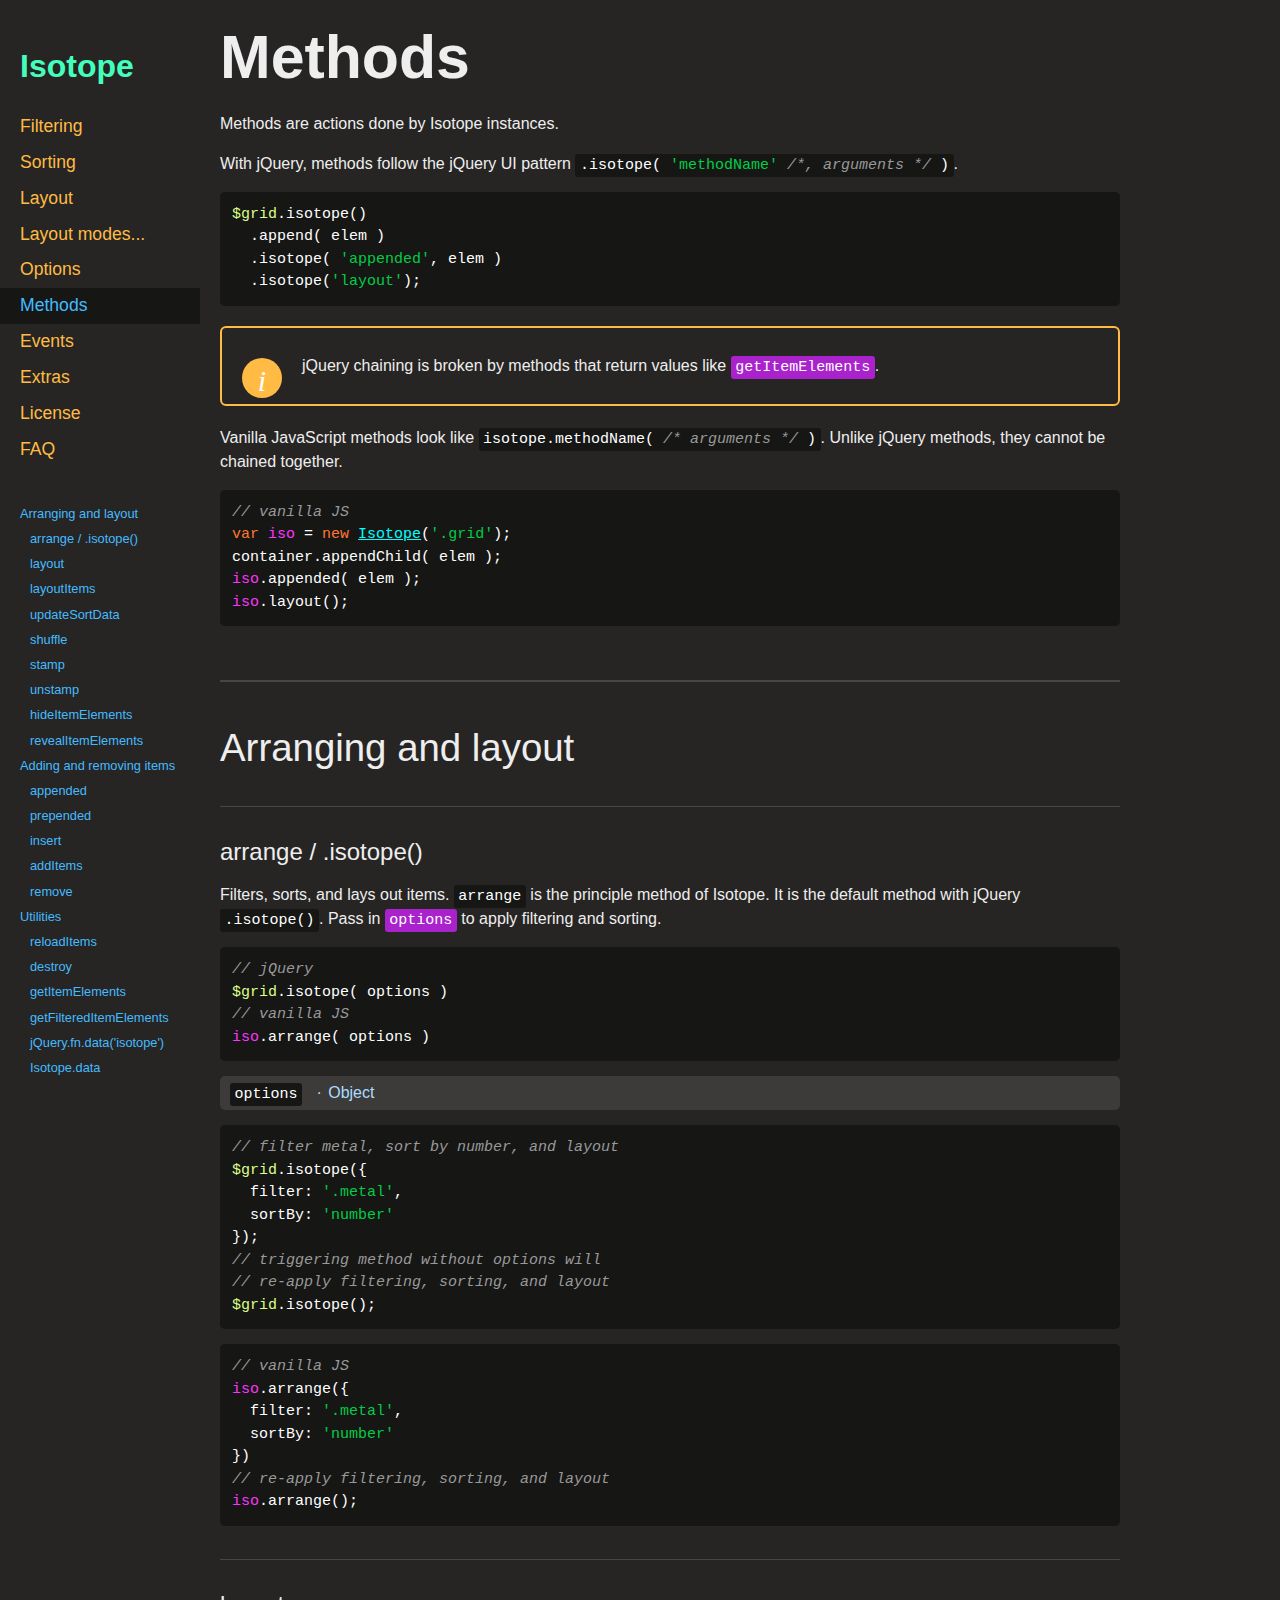
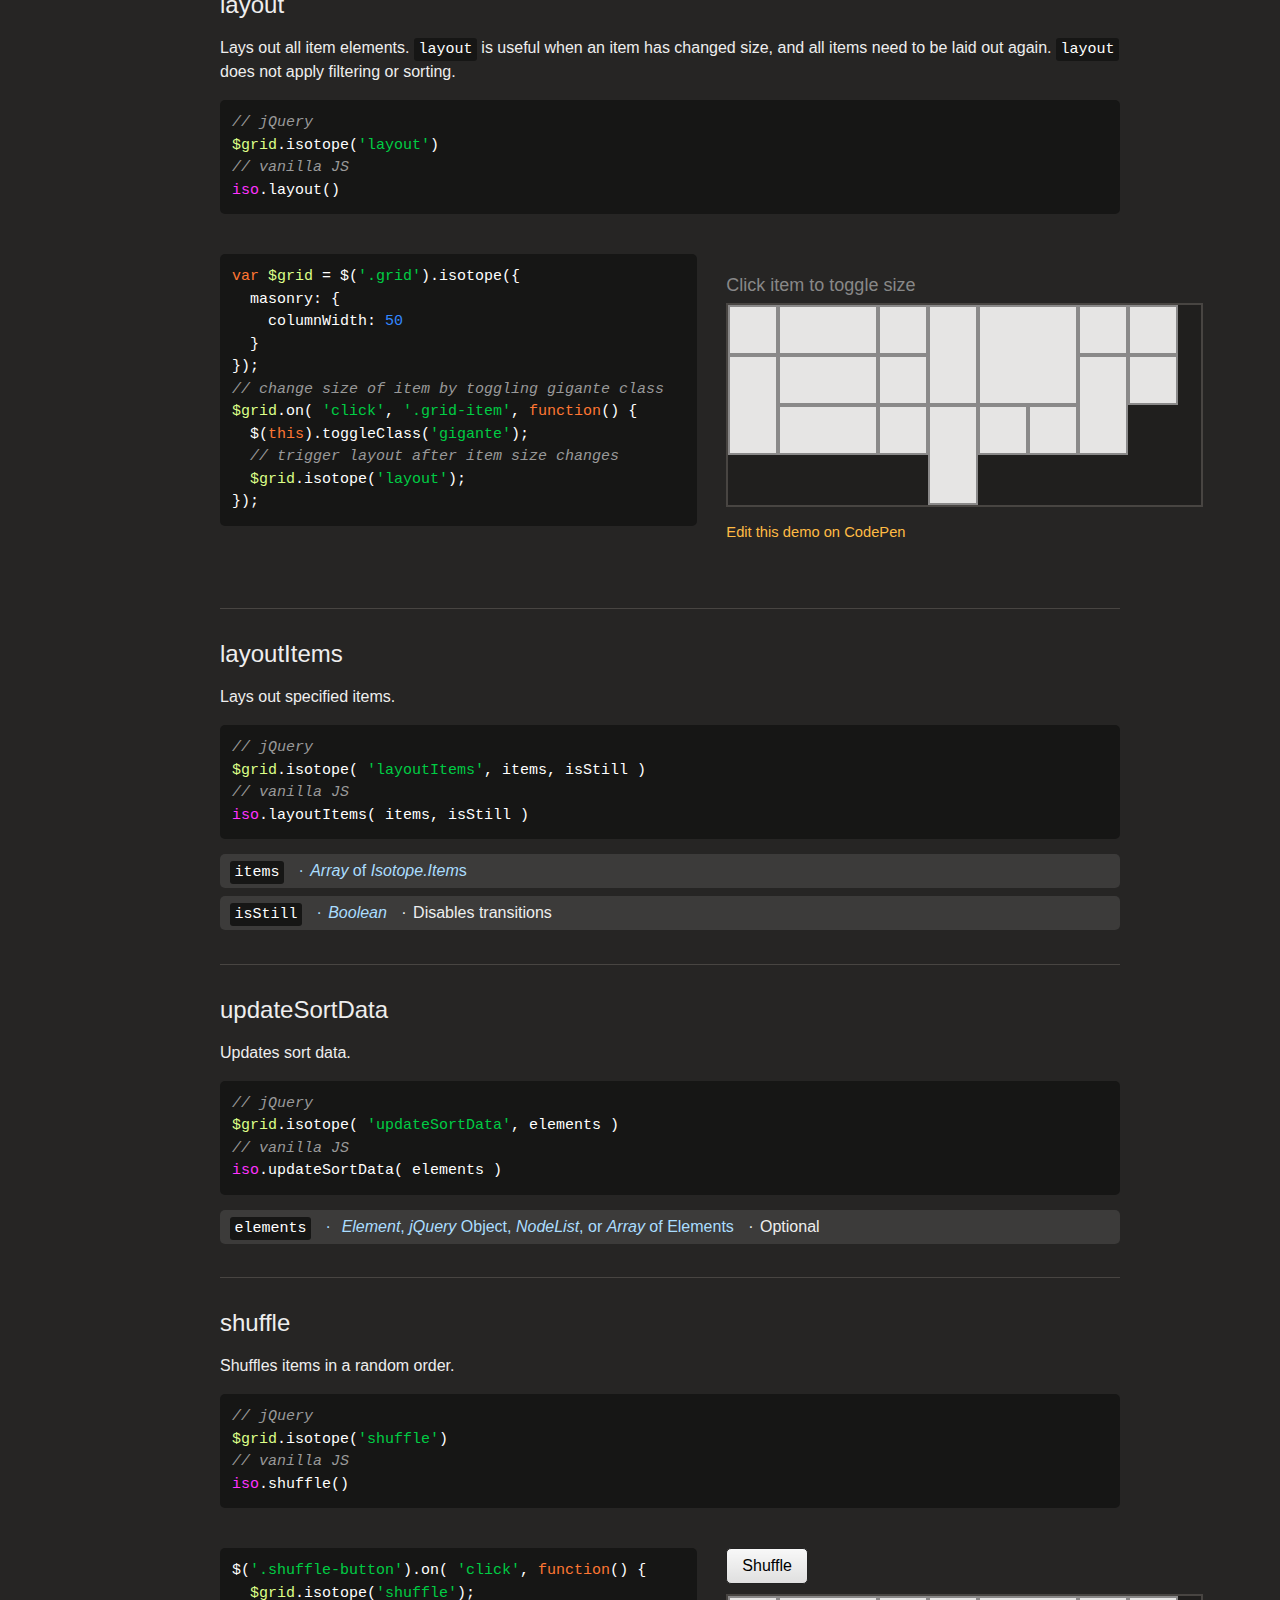
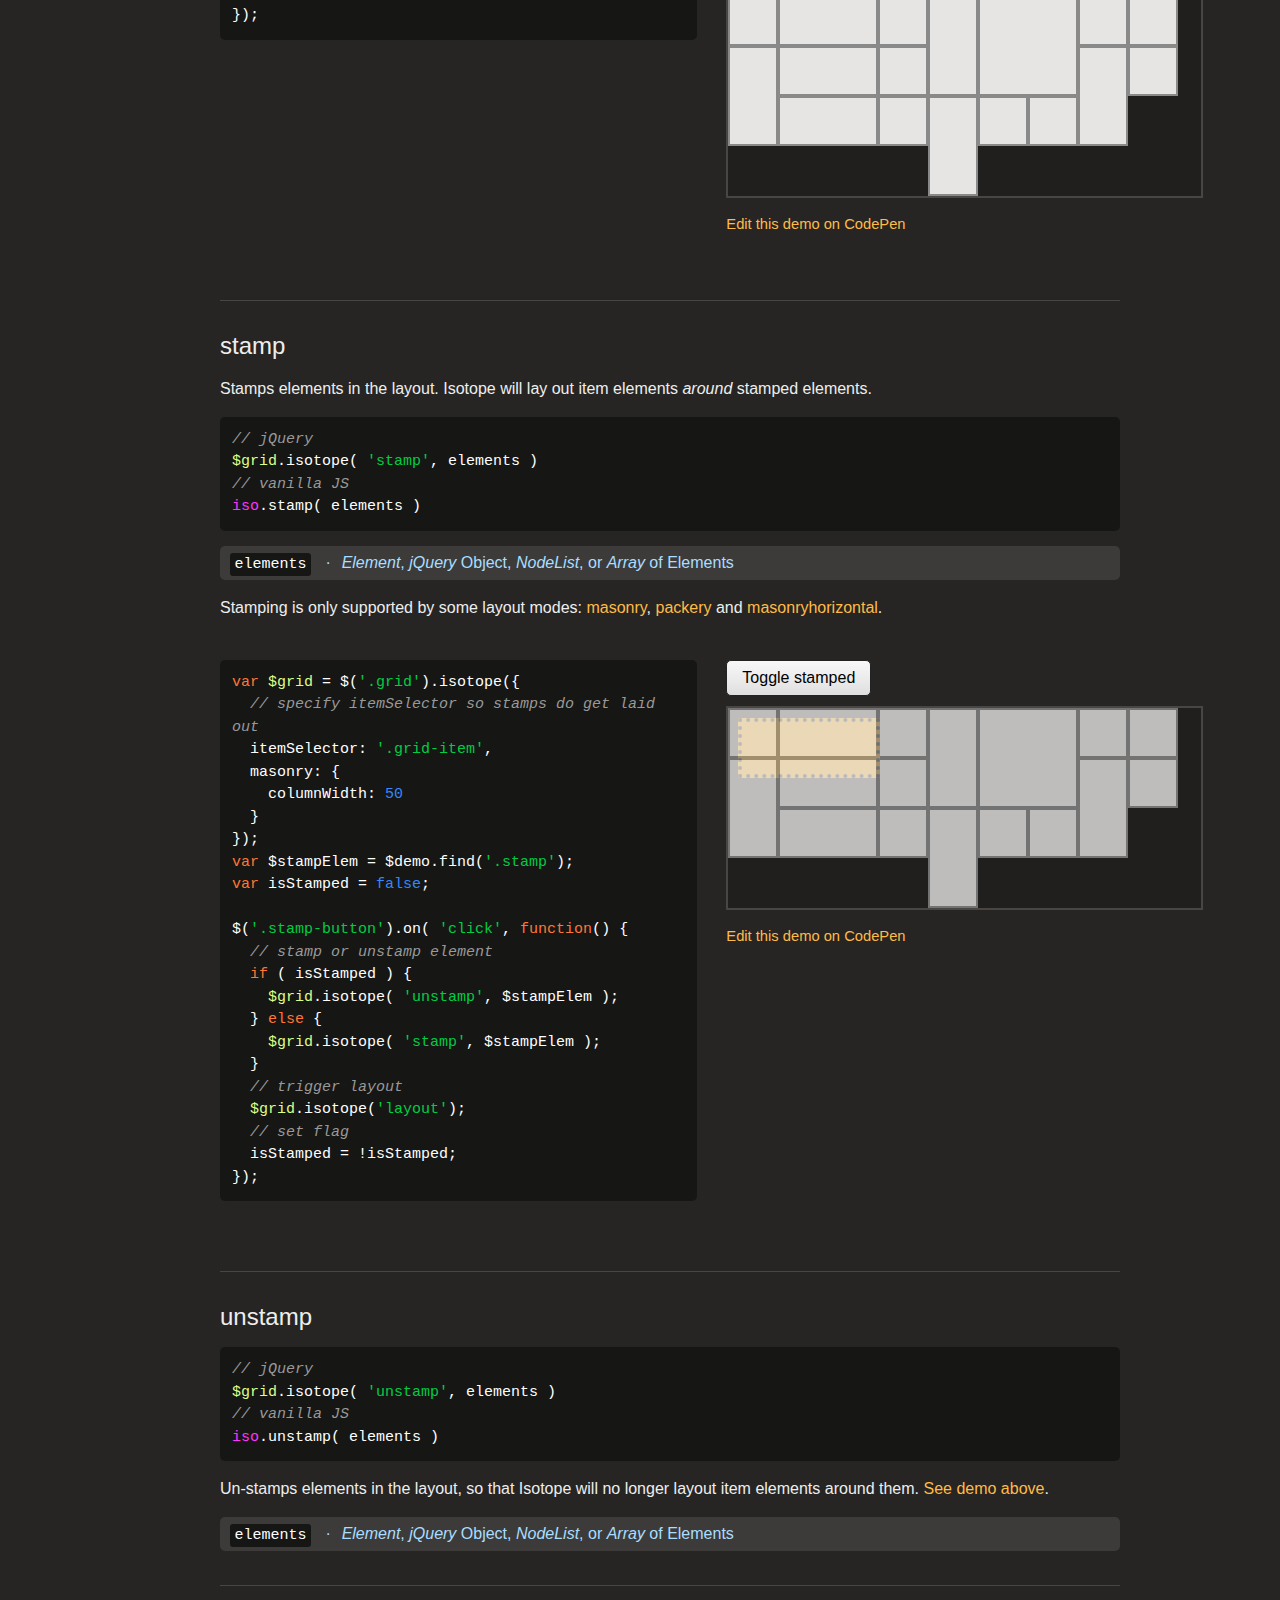
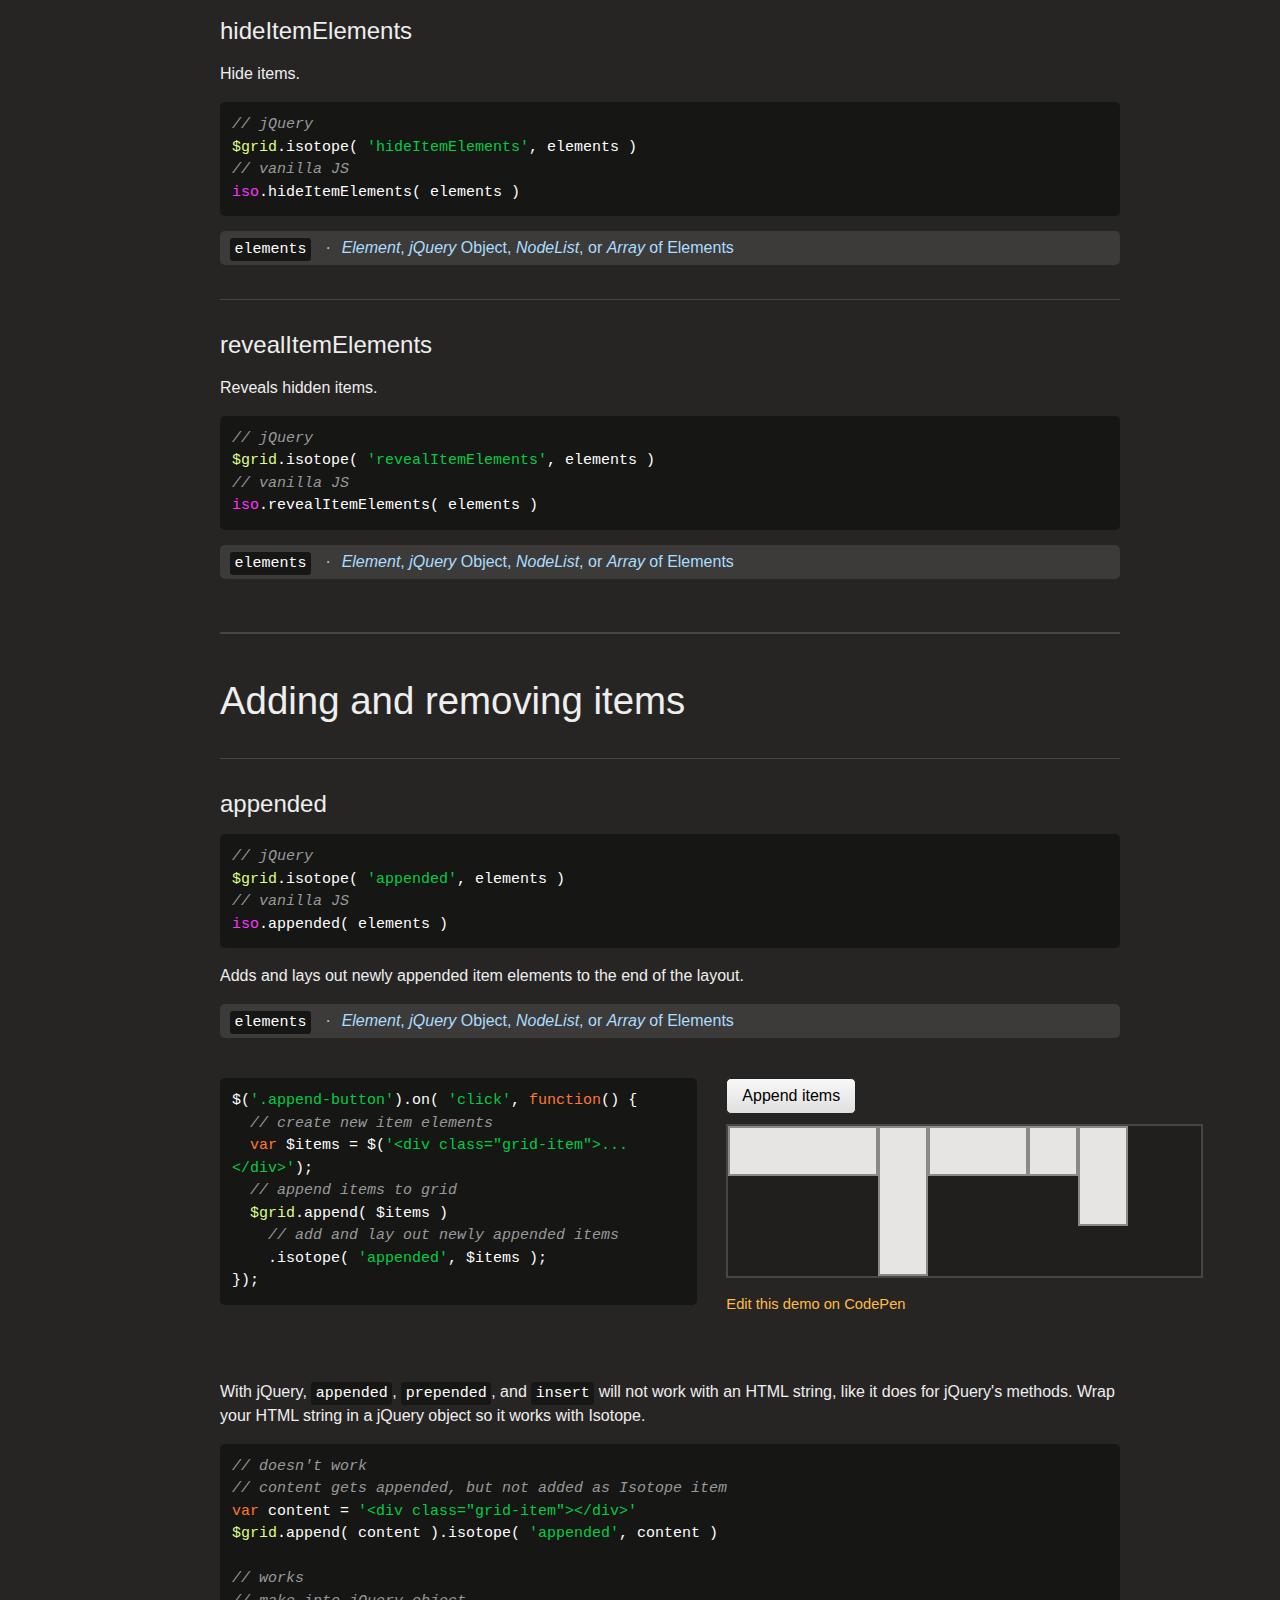
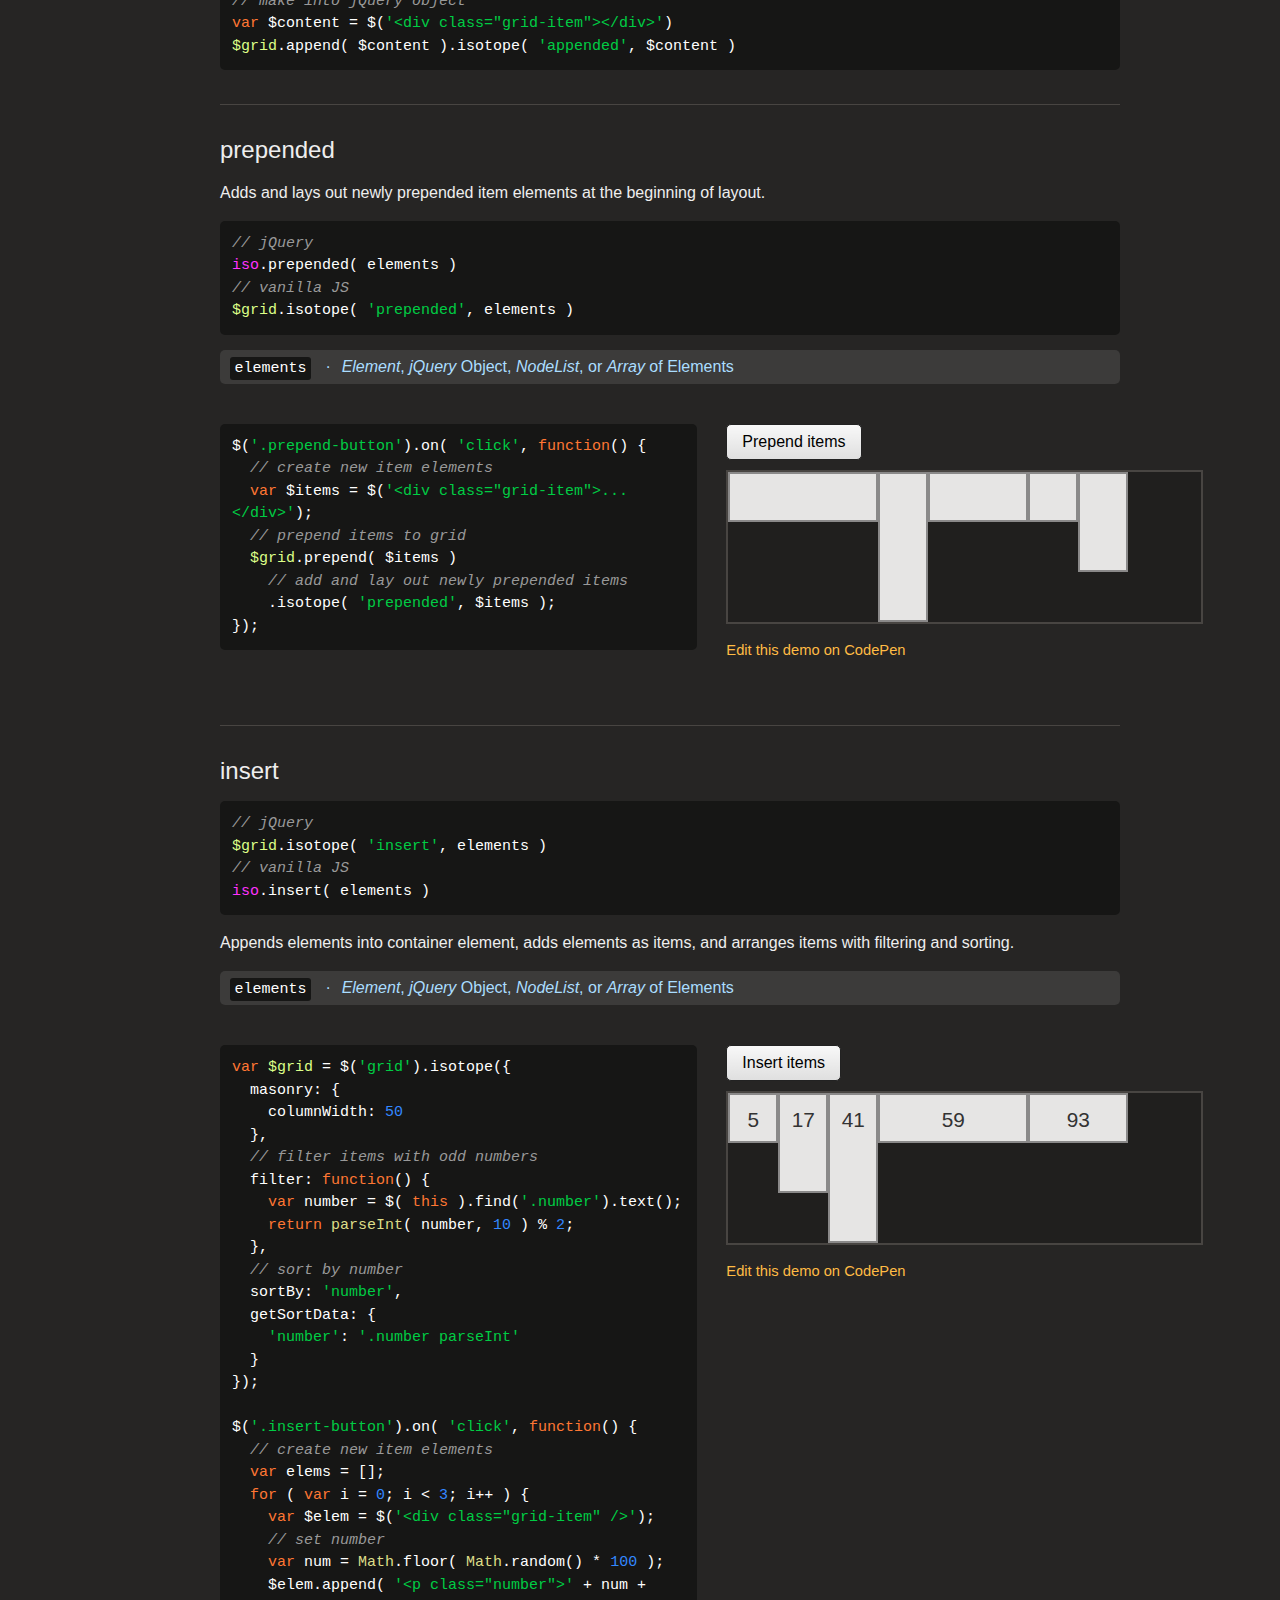
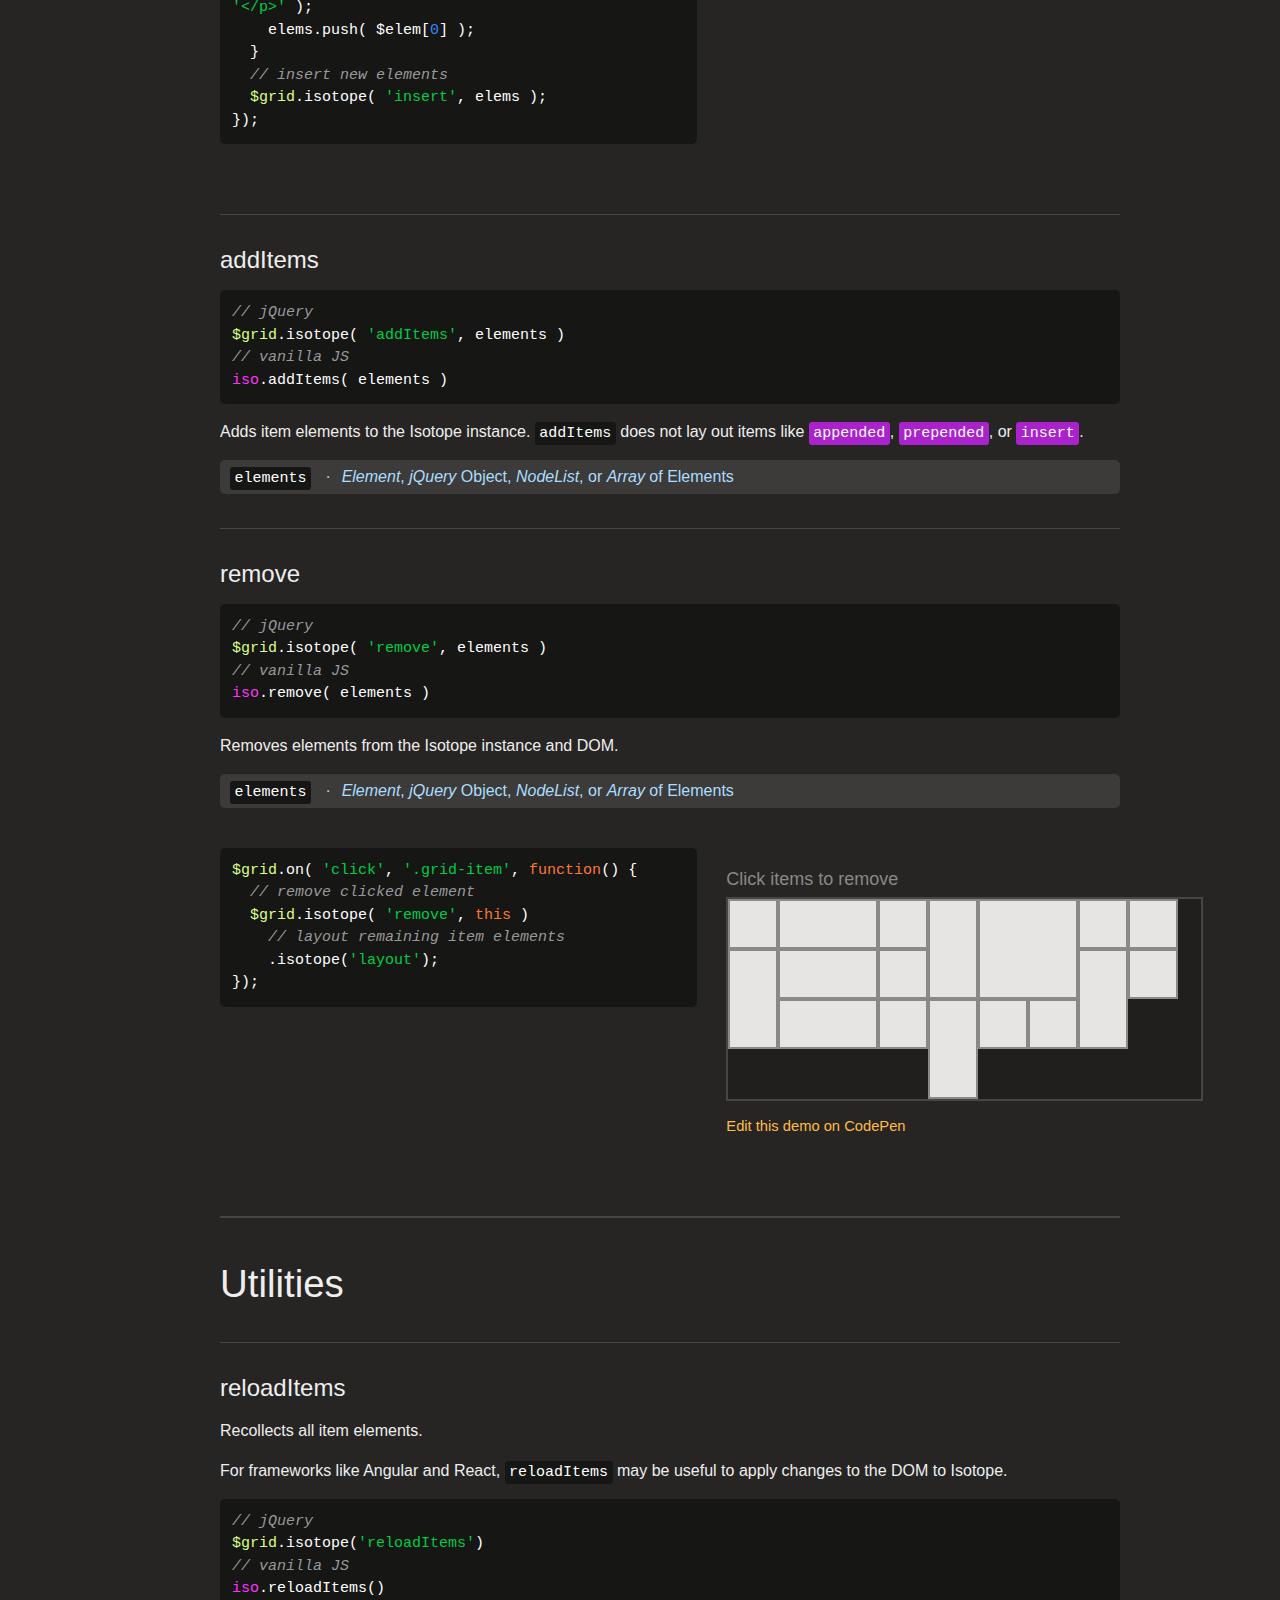
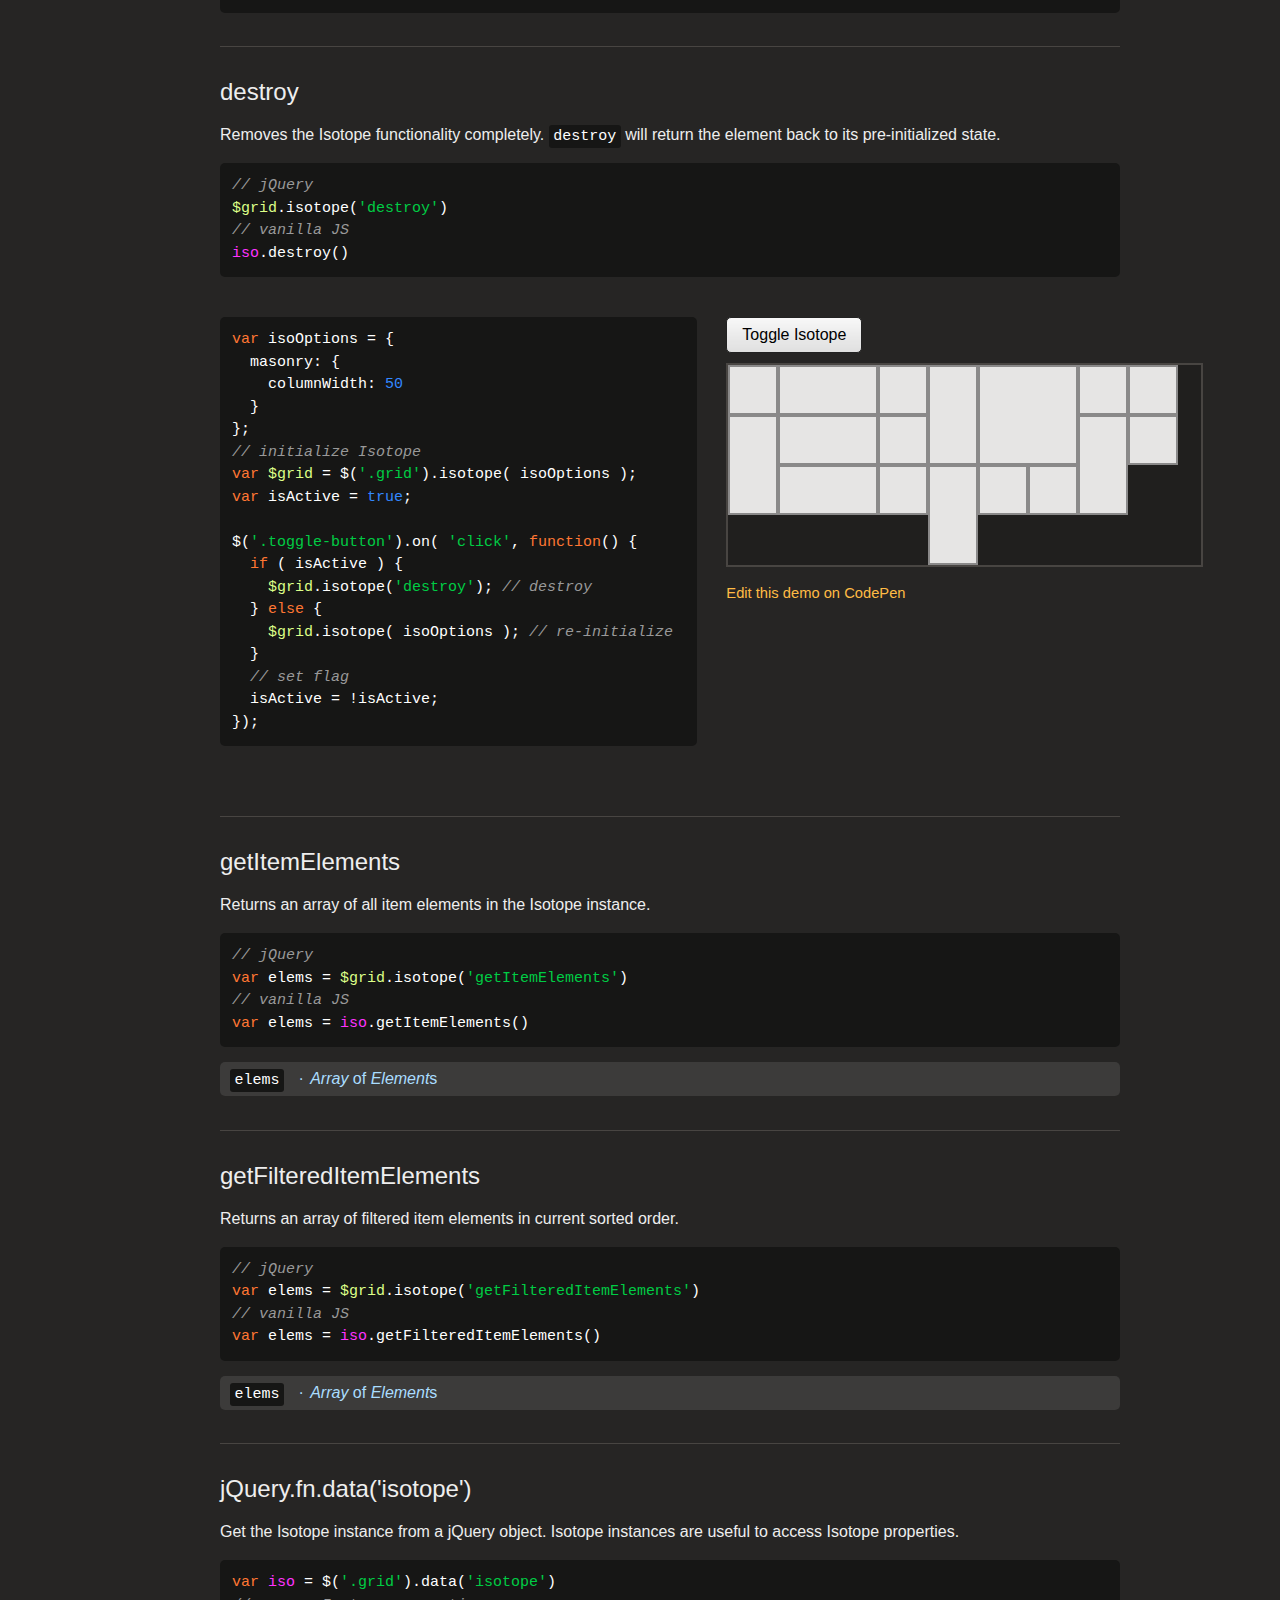
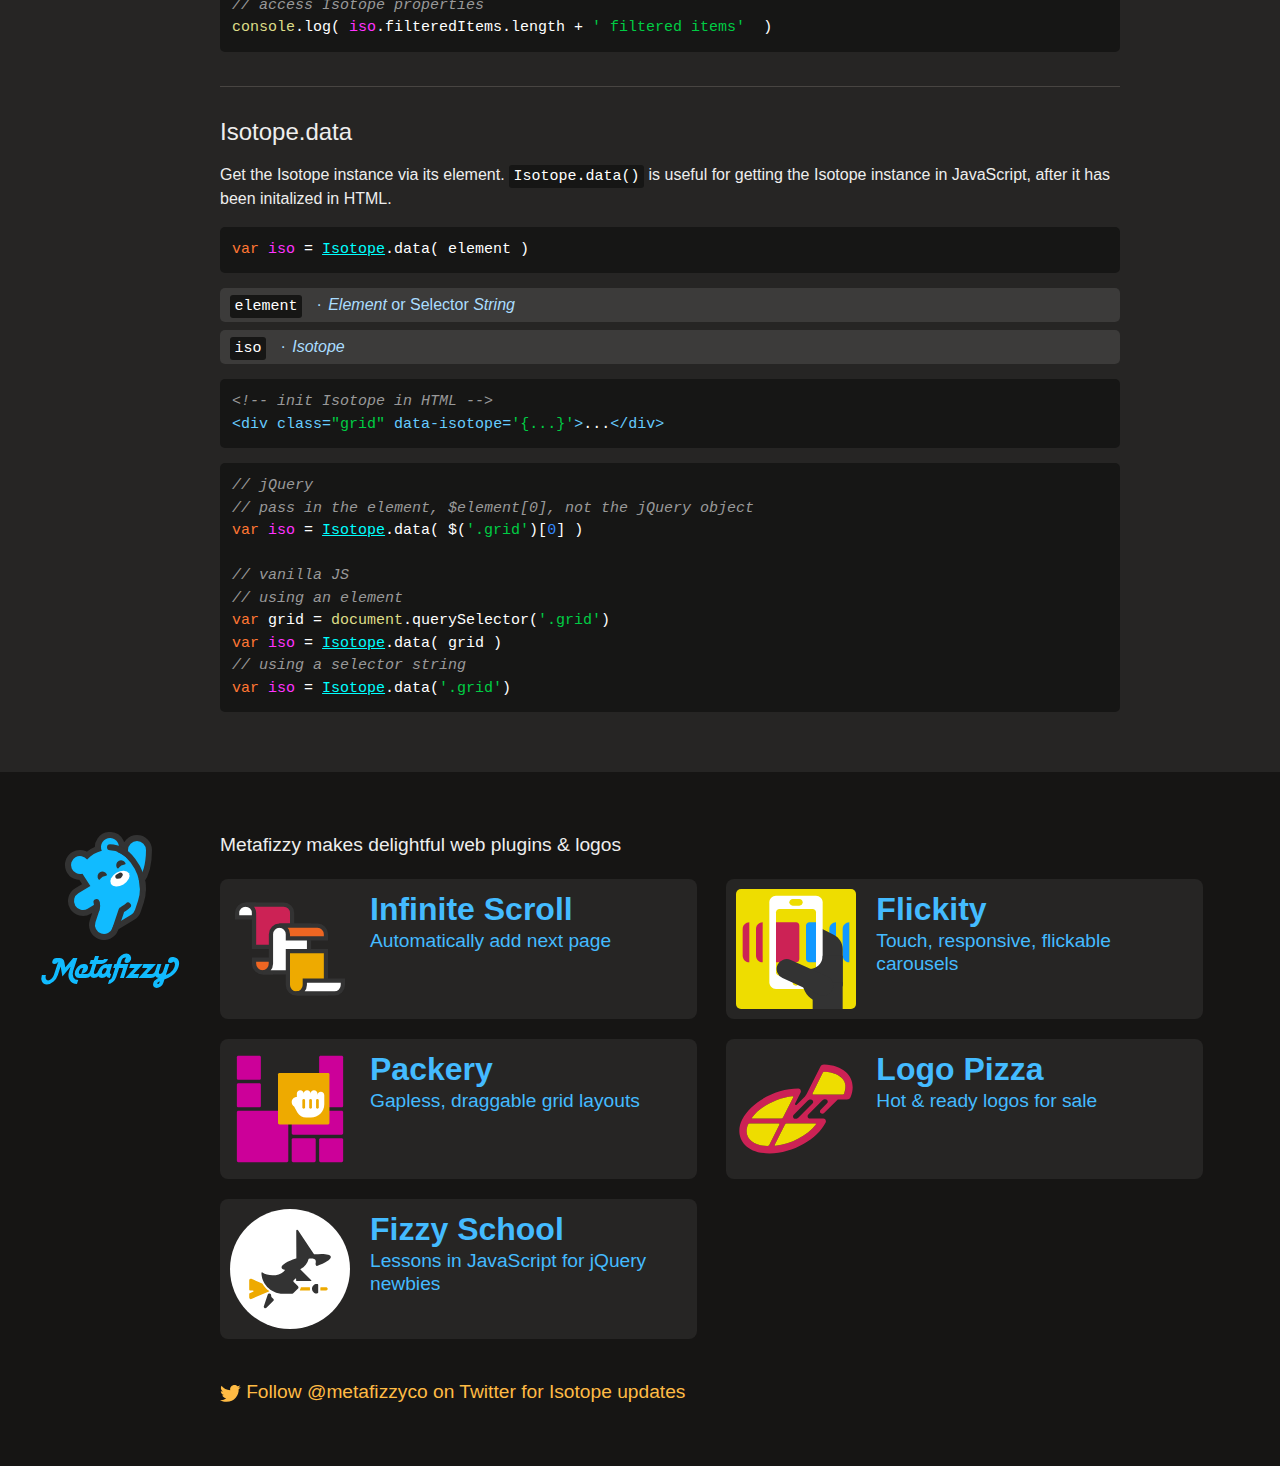
<file: public/vendor/isotope-docs/methods.html>
<!doctype html>
<html class="export" lang="en">
<head>
  <meta charset="utf-8">
  <meta name="viewport" content="width=device-width">
  <meta name="description" content="Filter &amp; sort magical layouts">

  <title>Isotope &#xB7; Methods</title>

    <!-- Isotope does not require any CSS files -->
    <link rel="stylesheet" href="css/isotope-docs.css?6" media="screen">

  <meta name="twitter:card" content="summary">
  <meta name="twitter:site" content="@metafizzyco">
  <meta name="twitter:url" content="https://isotope.metafizzy.co/methods.html">
  <meta name="twitter:title" content="Isotope Methods">
  <meta name="twitter:description" content="Filter &amp; sort magical layouts">

</head>
<body class="page--methods">


  <div class="nav">
    <h1 class="nav__title"><a href=".">Isotope</a></h1>
  
    <ol class="site-nav">
      <li class="site-nav__item site-nav__item--filtering">
        <a class="site-nav__item__link" href="filtering.html">Filtering</a></li>
      <li class="site-nav__item site-nav__item--sorting">
        <a class="site-nav__item__link" href="sorting.html">Sorting</a></li>
      <li class="site-nav__item site-nav__item--layout ">
        <a class="site-nav__item__link" href="layout.html">Layout</a>
      </li>
      <li class="site-nav__item site-nav__item--layout-modes sub-nav-parent">
        <a class="site-nav__item__link" href="layout-modes.html">Layout modes</a>
        <ul class="sub-nav">
            <li class="sub-nav__item sub-nav__item--masonry">
              <a class="sub-nav__item__link" href="layout-modes/masonry.html">masonry</a></li>
            <li class="sub-nav__item sub-nav__item--fitrows">
              <a class="sub-nav__item__link" href="layout-modes/fitrows.html">fitRows</a></li>
            <li class="sub-nav__item sub-nav__item--vertical">
              <a class="sub-nav__item__link" href="layout-modes/vertical.html">vertical</a></li>
            <li class="sub-nav__item sub-nav__item--packery">
              <a class="sub-nav__item__link" href="layout-modes/packery.html">packery</a></li>
            <li class="sub-nav__item sub-nav__item--cellsbyrow">
              <a class="sub-nav__item__link" href="layout-modes/cellsbyrow.html">cellsByRow</a></li>
            <li class="sub-nav__item sub-nav__item--masonryhorizontal">
              <a class="sub-nav__item__link" href="layout-modes/masonryhorizontal.html">masonryHorizontal</a></li>
            <li class="sub-nav__item sub-nav__item--fitcolumns">
              <a class="sub-nav__item__link" href="layout-modes/fitcolumns.html">fitColumns</a></li>
            <li class="sub-nav__item sub-nav__item--cellsbycolumn">
              <a class="sub-nav__item__link" href="layout-modes/cellsbycolumn.html">cellsByColumn</a></li>
            <li class="sub-nav__item sub-nav__item--horiz">
              <a class="sub-nav__item__link" href="layout-modes/horiz.html">horiz</a></li>
        </ul>
      </li>
      <li class="site-nav__item site-nav__item--options">
        <a class="site-nav__item__link" href="options.html">Options</a></li>
      <li class="site-nav__item site-nav__item--methods">
        <a class="site-nav__item__link" href="methods.html">Methods</a></li>
      <li class="site-nav__item site-nav__item--events">
        <a class="site-nav__item__link" href="events.html">Events</a></li>
      <li class="site-nav__item site-nav__item--extras">
        <a class="site-nav__item__link" href="extras.html">Extras</a></li>
      <li class="site-nav__item site-nav__item--license">
        <a class="site-nav__item__link" href="license.html">License</a></li>
      <li class="site-nav__item site-nav__item--faq">
        <a class="site-nav__item__link" href="faq.html">FAQ</a></li>
    </ol>
  
    <ul class="page-nav" data-js="page-nav">
<li class="page-nav__item page-nav__item--h2"><a href="#arranging-and-layout">Arranging and layout</a></li>
<li class="page-nav__item page-nav__item--h3"><a href="#arrange-isotope">arrange / .isotope()</a></li>
<li class="page-nav__item page-nav__item--h3"><a href="#layout">layout</a></li>
<li class="page-nav__item page-nav__item--h3"><a href="#layoutitems">layoutItems</a></li>
<li class="page-nav__item page-nav__item--h3"><a href="#updatesortdata">updateSortData</a></li>
<li class="page-nav__item page-nav__item--h3"><a href="#shuffle">shuffle</a></li>
<li class="page-nav__item page-nav__item--h3"><a href="#stamp">stamp</a></li>
<li class="page-nav__item page-nav__item--h3"><a href="#unstamp">unstamp</a></li>
<li class="page-nav__item page-nav__item--h3"><a href="#hideitemelements">hideItemElements</a></li>
<li class="page-nav__item page-nav__item--h3"><a href="#revealitemelements">revealItemElements</a></li>
<li class="page-nav__item page-nav__item--h2"><a href="#adding-and-removing-items">Adding and removing items</a></li>
<li class="page-nav__item page-nav__item--h3"><a href="#appended">appended</a></li>
<li class="page-nav__item page-nav__item--h3"><a href="#prepended">prepended</a></li>
<li class="page-nav__item page-nav__item--h3"><a href="#insert">insert</a></li>
<li class="page-nav__item page-nav__item--h3"><a href="#additems">addItems</a></li>
<li class="page-nav__item page-nav__item--h3"><a href="#remove">remove</a></li>
<li class="page-nav__item page-nav__item--h2"><a href="#utilities">Utilities</a></li>
<li class="page-nav__item page-nav__item--h3"><a href="#reloaditems">reloadItems</a></li>
<li class="page-nav__item page-nav__item--h3"><a href="#destroy">destroy</a></li>
<li class="page-nav__item page-nav__item--h3"><a href="#getitemelements">getItemElements</a></li>
<li class="page-nav__item page-nav__item--h3"><a href="#getfiltereditemelements">getFilteredItemElements</a></li>
<li class="page-nav__item page-nav__item--h3"><a href="#jquery-fn-data-isotope">jQuery.fn.data(&apos;isotope&apos;)</a></li>
<li class="page-nav__item page-nav__item--h3"><a href="#isotope-data">Isotope.data</a></li>
</ul>
  </div>


  <div id="content" class="main">
    <div class="container">
        <h1>Methods</h1>


<p>Methods are actions done by Isotope instances.</p>

<p>With jQuery, methods follow the jQuery UI pattern <code>.isotope( <span class="string">&apos;methodName&apos;</span> <span class="comment">/*, arguments */</span> )</code>.</p>

<pre><code class="js"><span class="jquery_var">$grid</span>.isotope()
  .append( elem )
  .isotope( <span class="string">&apos;appended&apos;</span>, elem )
  .isotope(<span class="string">&apos;layout&apos;</span>);
</code></pre>

<div class="call-out">
  <p>jQuery chaining is broken by methods that return values like
    <a href="#getitemelements"><code>getItemElements</code></a>.</p>
</div>

<p>Vanilla JavaScript methods look like <code>isotope.methodName( <span class="comment">/* arguments */</span> )</code>. Unlike jQuery methods, they cannot be chained together.</p>

<pre><code class="js"><span class="comment">// vanilla JS</span>
<span class="keyword">var</span> <span class="isotope_var">iso</span> = <span class="keyword">new</span> <span class="isotope_keyword">Isotope</span>(<span class="string">&apos;.grid&apos;</span>);
container.appendChild( elem );
<span class="isotope_var">iso</span>.appended( elem );
<span class="isotope_var">iso</span>.layout();
</code></pre>


<h2 id="arranging-and-layout">Arranging and layout</h2>


<h3 id="arrange-isotope">arrange / .isotope()</h3>

<p>Filters, sorts, and lays out items. <code>arrange</code> is the principle method of Isotope. It is the default method with jQuery <code>.isotope()</code>. Pass in <a href="options.html"><code>options</code></a> to apply filtering and sorting.</p>

<pre><code class="js"><span class="comment">// jQuery</span>
<span class="jquery_var">$grid</span>.isotope( options )
<span class="comment">// vanilla JS</span>
<span class="isotope_var">iso</span>.arrange( options )
</code></pre>

<p class="variable">
  <code class="variable__code">options</code>
  <span class="variable__type">Object</span>
</p>

<pre><code class="js"><span class="comment">// filter metal, sort by number, and layout</span>
<span class="jquery_var">$grid</span>.isotope({
  <span class="attr">filter</span>: <span class="string">&apos;.metal&apos;</span>,
  <span class="attr">sortBy</span>: <span class="string">&apos;number&apos;</span>
});
<span class="comment">// triggering method without options will</span>
<span class="comment">// re-apply filtering, sorting, and layout</span>
<span class="jquery_var">$grid</span>.isotope();
</code></pre>

<pre><code class="js"><span class="comment">// vanilla JS</span>
<span class="isotope_var">iso</span>.arrange({
  <span class="attr">filter</span>: <span class="string">&apos;.metal&apos;</span>,
  <span class="attr">sortBy</span>: <span class="string">&apos;number&apos;</span>
})
<span class="comment">// re-apply filtering, sorting, and layout</span>
<span class="isotope_var">iso</span>.arrange();
</code></pre>


<h3 id="layout">layout</h3>

<p>Lays out all item elements. <code>layout</code> is useful when an item has changed size, and all items need to be laid out again. <code>layout</code> does not apply filtering or sorting.</p>

<pre><code class="js"><span class="comment">// jQuery</span>
<span class="jquery_var">$grid</span>.isotope(<span class="string">&apos;layout&apos;</span>)
<span class="comment">// vanilla JS</span>
<span class="isotope_var">iso</span>.layout()
</code></pre>

<div class="duo example">
  <div class="duo__cell example__code">
<pre><code class="js"><span class="keyword">var</span> <span class="jquery_var">$grid</span> = $(<span class="string">&apos;.grid&apos;</span>).isotope({
  <span class="attr">masonry</span>: {
    <span class="attr">columnWidth</span>: <span class="number">50</span>
  }
});
<span class="comment">// change size of item by toggling gigante class</span>
<span class="jquery_var">$grid</span>.on( <span class="string">&apos;click&apos;</span>, <span class="string">&apos;.grid-item&apos;</span>, <span class="function"><span class="keyword">function</span>(<span class="params"></span>) </span>{
  $(<span class="keyword">this</span>).toggleClass(<span class="string">&apos;gigante&apos;</span>);
  <span class="comment">// trigger layout after item size changes</span>
  <span class="jquery_var">$grid</span>.isotope(<span class="string">&apos;layout&apos;</span>);
});
</code></pre>
  </div>
  <div class="duo__cell example__demo" data-js="layout-demo">
    <p class="instruction">Click item to toggle size</p>
  
    <div class="grid grid--clickable">
      <div class="grid-item"></div>
      <div class="grid-item grid-item--width2"></div>
      <div class="grid-item"></div>
      <div class="grid-item grid-item--height2"></div>
      <div class="grid-item grid-item--width2 grid-item--height2"></div>
      <div class="grid-item"></div>
      <div class="grid-item"></div>
      <div class="grid-item grid-item--height2"></div>
      <div class="grid-item grid-item--width2"></div>
      <div class="grid-item"></div>
      <div class="grid-item grid-item--height2"></div>
      <div class="grid-item"></div>
      <div class="grid-item grid-item--width2"></div>
      <div class="grid-item"></div>
      <div class="grid-item grid-item--height2"></div>
      <div class="grid-item"></div>
      <div class="grid-item"></div>
    </div>
  
    <p class="edit-demo">
        <a href="https://codepen.io/desandro/pen/qzhIb">Edit this demo on CodePen</a>
    </p>
  </div>
</div>


<h3 id="layoutitems">layoutItems</h3>

<p>Lays out specified items.</p>

<pre><code class="js"><span class="comment">// jQuery</span>
<span class="jquery_var">$grid</span>.isotope( <span class="string">&apos;layoutItems&apos;</span>, items, isStill )
<span class="comment">// vanilla JS</span>
<span class="isotope_var">iso</span>.layoutItems( items, isStill )
</code></pre>

<p class="variable">
  <code class="variable__code">items</code>
  <span class="variable__type"><i>Array</i> of <i>Isotope.Item</i>s</span>
</p>

<p class="variable">
  <code class="variable__code">isStill</code>
  <span class="variable__type"><i>Boolean</i></span>
  <span class="variable__description">Disables transitions</span>
</p>


<h3 id="updatesortdata">updateSortData</h3>

<p>Updates sort data.</p>

<pre><code class="js"><span class="comment">// jQuery</span>
<span class="jquery_var">$grid</span>.isotope( <span class="string">&apos;updateSortData&apos;</span>, elements )
<span class="comment">// vanilla JS</span>
<span class="isotope_var">iso</span>.updateSortData( elements )
</code></pre>

<p class="variable">
  <code class="variable__code">elements</code>
  <span class="variable__type">
    <i>Element</i>,
    <i>jQuery</i> Object,
    <i>NodeList</i>, or
    <i>Array</i> of Elements
  </span>
  <span class="variable__description">Optional</span>
</p>


<h3 id="shuffle">shuffle</h3>

<p>Shuffles items in a random order.</p>

<pre><code class="js"><span class="comment">// jQuery</span>
<span class="jquery_var">$grid</span>.isotope(<span class="string">&apos;shuffle&apos;</span>)
<span class="comment">// vanilla JS</span>
<span class="isotope_var">iso</span>.shuffle()
</code></pre>

<div class="duo example">
  <div class="duo__cell example__code">
<pre><code class="js">$(<span class="string">&apos;.shuffle-button&apos;</span>).on( <span class="string">&apos;click&apos;</span>, <span class="function"><span class="keyword">function</span>(<span class="params"></span>) </span>{
  <span class="jquery_var">$grid</span>.isotope(<span class="string">&apos;shuffle&apos;</span>);
});
</code></pre>
  </div>
  <div class="duo__cell example__demo" data-js="shuffle">
    <button class="button shuffle-button">Shuffle</button>
    <div class="grid">
      <div class="grid-item"></div>
      <div class="grid-item grid-item--width2"></div>
      <div class="grid-item"></div>
      <div class="grid-item grid-item--height2"></div>
      <div class="grid-item grid-item--width2 grid-item--height2"></div>
      <div class="grid-item"></div>
      <div class="grid-item"></div>
      <div class="grid-item grid-item--height2"></div>
      <div class="grid-item grid-item--width2"></div>
      <div class="grid-item"></div>
      <div class="grid-item grid-item--height2"></div>
      <div class="grid-item"></div>
      <div class="grid-item grid-item--width2"></div>
      <div class="grid-item"></div>
      <div class="grid-item grid-item--height2"></div>
      <div class="grid-item"></div>
      <div class="grid-item"></div>
    </div>
    <p class="edit-demo">
        <a href="https://codepen.io/desandro/pen/EluFg">Edit this demo on CodePen</a>
    </p>
  </div>
</div>


<h3 id="stamp">stamp</h3>

<p>Stamps elements in the layout. Isotope will lay out item elements <em>around</em> stamped elements.</p>

<pre><code class="js"><span class="comment">// jQuery</span>
<span class="jquery_var">$grid</span>.isotope( <span class="string">&apos;stamp&apos;</span>, elements )
<span class="comment">// vanilla JS</span>
<span class="isotope_var">iso</span>.stamp( elements )
</code></pre>

<p class="variable">
  <code class="variable__code">elements</code>
  <span class="variable__type">
    <i>Element</i>,
    <i>jQuery</i> Object,
    <i>NodeList</i>, or
    <i>Array</i> of Elements
  </span>
</p>

<p>Stamping is only supported by some layout modes: <a href="layout-modes/masonry.html">masonry</a>, <a href="layout-modes/packery.html">packery</a> and <a href="layout-modes/masonryhorizontal.html">masonryhorizontal</a>.</p>

<div class="duo example">
  <div class="duo__cell example__code">
<pre><code class="js"><span class="keyword">var</span> <span class="jquery_var">$grid</span> = $(<span class="string">&apos;.grid&apos;</span>).isotope({
  <span class="comment">// specify itemSelector so stamps do get laid out</span>
  itemSelector: <span class="string">&apos;.grid-item&apos;</span>,
  <span class="attr">masonry</span>: {
    <span class="attr">columnWidth</span>: <span class="number">50</span>
  }
});
<span class="keyword">var</span> $stampElem = $demo.find(<span class="string">&apos;.stamp&apos;</span>);
<span class="keyword">var</span> isStamped = <span class="literal">false</span>;

$(<span class="string">&apos;.stamp-button&apos;</span>).on( <span class="string">&apos;click&apos;</span>, <span class="function"><span class="keyword">function</span>(<span class="params"></span>) </span>{
  <span class="comment">// stamp or unstamp element</span>
  <span class="keyword">if</span> ( isStamped ) {
    <span class="jquery_var">$grid</span>.isotope( <span class="string">&apos;unstamp&apos;</span>, $stampElem );
  } <span class="keyword">else</span> {
    <span class="jquery_var">$grid</span>.isotope( <span class="string">&apos;stamp&apos;</span>, $stampElem );
  }
  <span class="comment">// trigger layout</span>
  <span class="jquery_var">$grid</span>.isotope(<span class="string">&apos;layout&apos;</span>);
  <span class="comment">// set flag</span>
  isStamped = !isStamped;
});
</code></pre>
  </div>
  <div class="duo__cell example__demo" data-js="stamp-methods">
    <button class="button stamp-button">Toggle stamped</button>
    <div class="grid grid--has-stamp grid--stamp-methods">
      <div class="stamp stamp--stamp-methods"></div>
      <div class="grid-item"></div>
      <div class="grid-item grid-item--width2"></div>
      <div class="grid-item"></div>
      <div class="grid-item grid-item--height2"></div>
      <div class="grid-item grid-item--width2 grid-item--height2"></div>
      <div class="grid-item"></div>
      <div class="grid-item"></div>
      <div class="grid-item grid-item--height2"></div>
      <div class="grid-item grid-item--width2"></div>
      <div class="grid-item"></div>
      <div class="grid-item grid-item--height2"></div>
      <div class="grid-item"></div>
      <div class="grid-item grid-item--width2"></div>
      <div class="grid-item"></div>
      <div class="grid-item grid-item--height2"></div>
      <div class="grid-item"></div>
      <div class="grid-item"></div>
    </div>
    <p class="edit-demo">
        <a href="https://codepen.io/desandro/pen/wguvo">Edit this demo on CodePen</a>
    </p>
  </div>
</div>


<h3 id="unstamp">unstamp</h3>

<pre><code class="js"><span class="comment">// jQuery</span>
<span class="jquery_var">$grid</span>.isotope( <span class="string">&apos;unstamp&apos;</span>, elements )
<span class="comment">// vanilla JS</span>
<span class="isotope_var">iso</span>.unstamp( elements )
</code></pre>

<p>Un-stamps elements in the layout, so that Isotope will no longer layout item elements around them. <a href="#stamp">See demo above</a>.</p>

<p class="variable">
  <code class="variable__code">elements</code>
  <span class="variable__type">
    <i>Element</i>,
    <i>jQuery</i> Object,
    <i>NodeList</i>, or
    <i>Array</i> of Elements
  </span>
</p>


<h3 id="hideitemelements">hideItemElements</h3>

<p>Hide items.</p>

<pre><code class="js"><span class="comment">// jQuery</span>
<span class="jquery_var">$grid</span>.isotope( <span class="string">&apos;hideItemElements&apos;</span>, elements )
<span class="comment">// vanilla JS</span>
<span class="isotope_var">iso</span>.hideItemElements( elements )
</code></pre>

<p class="variable">
  <code class="variable__code">elements</code>
  <span class="variable__type">
    <i>Element</i>,
    <i>jQuery</i> Object,
    <i>NodeList</i>, or
    <i>Array</i> of Elements
  </span>
</p>


<h3 id="revealitemelements">revealItemElements</h3>

<p>Reveals hidden items.</p>

<pre><code class="js"><span class="comment">// jQuery</span>
<span class="jquery_var">$grid</span>.isotope( <span class="string">&apos;revealItemElements&apos;</span>, elements )
<span class="comment">// vanilla JS</span>
<span class="isotope_var">iso</span>.revealItemElements( elements )
</code></pre>

<p class="variable">
  <code class="variable__code">elements</code>
  <span class="variable__type">
    <i>Element</i>,
    <i>jQuery</i> Object,
    <i>NodeList</i>, or
    <i>Array</i> of Elements
  </span>
</p>


<h2 id="adding-and-removing-items">Adding and removing items</h2>


<h3 id="appended">appended</h3>

<pre><code class="js"><span class="comment">// jQuery</span>
<span class="jquery_var">$grid</span>.isotope( <span class="string">&apos;appended&apos;</span>, elements )
<span class="comment">// vanilla JS</span>
<span class="isotope_var">iso</span>.appended( elements )
</code></pre>

<p>Adds and lays out newly appended item elements to the end of the layout.</p>

<p class="variable">
  <code class="variable__code">elements</code>
  <span class="variable__type">
    <i>Element</i>,
    <i>jQuery</i> Object,
    <i>NodeList</i>, or
    <i>Array</i> of Elements
  </span>
</p>

<div class="duo example">
  <div class="duo__cell example__code">
<pre><code class="js">$(<span class="string">&apos;.append-button&apos;</span>).on( <span class="string">&apos;click&apos;</span>, <span class="function"><span class="keyword">function</span>(<span class="params"></span>) </span>{
  <span class="comment">// create new item elements</span>
  <span class="keyword">var</span> $items = $(<span class="string">&apos;&lt;div class=&quot;grid-item&quot;&gt;...&lt;/div&gt;&apos;</span>);
  <span class="comment">// append items to grid</span>
  <span class="jquery_var">$grid</span>.append( $items )
    <span class="comment">// add and lay out newly appended items</span>
    .isotope( <span class="string">&apos;appended&apos;</span>, $items );
});
</code></pre>
  </div>
  <div class="duo__cell example__demo" data-js="appended">
    <button class="button append-button">Append items</button>
    <div class="grid">
      <div class="grid-item grid-item--width3"></div>
      <div class="grid-item grid-item--height3"></div>
      <div class="grid-item grid-item--width2"></div>
      <div class="grid-item"></div>
      <div class="grid-item grid-item--height2"></div>
    </div>
    <p class="edit-demo">
        <a href="https://codepen.io/desandro/pen/ECKiw">Edit this demo on CodePen</a>
    </p>
  </div>
</div>

<p>With jQuery, <code>appended</code>, <code>prepended</code>, and <code>insert</code> will not work with an HTML string, like it does for jQuery&apos;s methods. Wrap your HTML string in a jQuery object so it works with Isotope.</p>

<pre><code class="js"><span class="comment">// doesn&apos;t work</span>
<span class="comment">// content gets appended, but not added as Isotope item</span>
<span class="keyword">var</span> content = <span class="string">&apos;&lt;div class=&quot;grid-item&quot;&gt;&lt;/div&gt;&apos;</span>
<span class="jquery_var">$grid</span>.append( content ).isotope( <span class="string">&apos;appended&apos;</span>, content )

<span class="comment">// works</span>
<span class="comment">// make into jQuery object</span>
<span class="keyword">var</span> $content = $(<span class="string">&apos;&lt;div class=&quot;grid-item&quot;&gt;&lt;/div&gt;&apos;</span>)
<span class="jquery_var">$grid</span>.append( $content ).isotope( <span class="string">&apos;appended&apos;</span>, $content )
</code></pre>


<h3 id="prepended">prepended</h3>

<p>Adds and lays out newly prepended item elements at the beginning of layout.</p>

<pre><code class="js"><span class="comment">// jQuery</span>
<span class="isotope_var">iso</span>.prepended( elements )
<span class="comment">// vanilla JS</span>
<span class="jquery_var">$grid</span>.isotope( <span class="string">&apos;prepended&apos;</span>, elements )
</code></pre>

<p class="variable">
  <code class="variable__code">elements</code>
  <span class="variable__type">
    <i>Element</i>,
    <i>jQuery</i> Object,
    <i>NodeList</i>, or
    <i>Array</i> of Elements
  </span>
</p>

<div class="duo example">
  <div class="duo__cell example__code">
<pre><code class="js">$(<span class="string">&apos;.prepend-button&apos;</span>).on( <span class="string">&apos;click&apos;</span>, <span class="function"><span class="keyword">function</span>(<span class="params"></span>) </span>{
  <span class="comment">// create new item elements</span>
  <span class="keyword">var</span> $items = $(<span class="string">&apos;&lt;div class=&quot;grid-item&quot;&gt;...&lt;/div&gt;&apos;</span>);
  <span class="comment">// prepend items to grid</span>
  <span class="jquery_var">$grid</span>.prepend( $items )
    <span class="comment">// add and lay out newly prepended items</span>
    .isotope( <span class="string">&apos;prepended&apos;</span>, $items );
});
</code></pre>
  </div>
  <div class="duo__cell example__demo" data-js="prepended">
    <button class="button prepend-button">Prepend items</button>
    <div class="grid">
      <div class="grid-item grid-item--width3"></div>
      <div class="grid-item grid-item--height3"></div>
      <div class="grid-item grid-item--width2"></div>
      <div class="grid-item"></div>
      <div class="grid-item grid-item--height2"></div>
    </div>
    <p class="edit-demo">
        <a href="https://codepen.io/desandro/pen/fuwdk">Edit this demo on CodePen</a>
    </p>
  </div>
</div>


<h3 id="insert">insert</h3>

<pre><code class="js"><span class="comment">// jQuery</span>
<span class="jquery_var">$grid</span>.isotope( <span class="string">&apos;insert&apos;</span>, elements )
<span class="comment">// vanilla JS</span>
<span class="isotope_var">iso</span>.insert( elements )
</code></pre>

<p>Appends elements into container element, adds elements as items, and arranges items with filtering and sorting.</p>

<p class="variable">
  <code class="variable__code">elements</code>
  <span class="variable__type">
    <i>Element</i>,
    <i>jQuery</i> Object,
    <i>NodeList</i>, or
    <i>Array</i> of Elements
  </span>
</p>

<div class="duo example">
  <div class="duo__cell example__code">
<pre><code class="js"><span class="keyword">var</span> <span class="jquery_var">$grid</span> = $(<span class="string">&apos;grid&apos;</span>).isotope({
  <span class="attr">masonry</span>: {
    <span class="attr">columnWidth</span>: <span class="number">50</span>
  },
  <span class="comment">// filter items with odd numbers</span>
  filter: <span class="function"><span class="keyword">function</span>(<span class="params"></span>) </span>{
    <span class="keyword">var</span> number = $( <span class="keyword">this</span> ).find(<span class="string">&apos;.number&apos;</span>).text();
    <span class="keyword">return</span> <span class="built_in">parseInt</span>( number, <span class="number">10</span> ) % <span class="number">2</span>;
  },
  <span class="comment">// sort by number</span>
  sortBy: <span class="string">&apos;number&apos;</span>,
  <span class="attr">getSortData</span>: {
    <span class="string">&apos;number&apos;</span>: <span class="string">&apos;.number parseInt&apos;</span>
  }
});

$(<span class="string">&apos;.insert-button&apos;</span>).on( <span class="string">&apos;click&apos;</span>, <span class="function"><span class="keyword">function</span>(<span class="params"></span>) </span>{
  <span class="comment">// create new item elements</span>
  <span class="keyword">var</span> elems = [];
  <span class="keyword">for</span> ( <span class="keyword">var</span> i = <span class="number">0</span>; i &lt; <span class="number">3</span>; i++ ) {
    <span class="keyword">var</span> $elem = $(<span class="string">&apos;&lt;div class=&quot;grid-item&quot; /&gt;&apos;</span>);
    <span class="comment">// set number</span>
    <span class="keyword">var</span> num = <span class="built_in">Math</span>.floor( <span class="built_in">Math</span>.random() * <span class="number">100</span> );
    $elem.append( <span class="string">&apos;&lt;p class=&quot;number&quot;&gt;&apos;</span> + num + <span class="string">&apos;&lt;/p&gt;&apos;</span> );
    elems.push( $elem[<span class="number">0</span>] );
  }
  <span class="comment">// insert new elements</span>
  <span class="jquery_var">$grid</span>.isotope( <span class="string">&apos;insert&apos;</span>, elems );
});
</code></pre>
  </div>
  <div class="duo__cell example__demo" data-js="insert">
    <button class="button insert-button">Insert items</button>
    <div class="grid">
      <div class="grid-item grid-item--width3"><p class="number">59</p></div>
      <div class="grid-item grid-item--height3"><p class="number">41</p></div>
      <div class="grid-item grid-item--width2"><p class="number">93</p></div>
      <div class="grid-item"><p class="number">5</p></div>
      <div class="grid-item grid-item--height2"><p class="number">17</p></div>
    </div>
    <p class="edit-demo">
        <a href="https://codepen.io/desandro/pen/byqcz">Edit this demo on CodePen</a>
    </p>
  </div>
</div>


<h3 id="additems">addItems</h3>

<pre><code class="js"><span class="comment">// jQuery</span>
<span class="jquery_var">$grid</span>.isotope( <span class="string">&apos;addItems&apos;</span>, elements )
<span class="comment">// vanilla JS</span>
<span class="isotope_var">iso</span>.addItems( elements )
</code></pre>

<p>Adds item elements to the Isotope instance. <code>addItems</code> does not lay out items like <a href="#appended"><code>appended</code></a>, <a href="#prepended"><code>prepended</code></a>, or <a href="#insert"><code>insert</code></a>.</p>

<p class="variable">
  <code class="variable__code">elements</code>
  <span class="variable__type">
    <i>Element</i>,
    <i>jQuery</i> Object,
    <i>NodeList</i>, or
    <i>Array</i> of Elements
  </span>
</p>


<h3 id="remove">remove</h3>

<pre><code class="js"><span class="comment">// jQuery</span>
<span class="jquery_var">$grid</span>.isotope( <span class="string">&apos;remove&apos;</span>, elements )
<span class="comment">// vanilla JS</span>
<span class="isotope_var">iso</span>.remove( elements )
</code></pre>

<p>Removes elements from the Isotope instance and DOM.</p>

<p class="variable">
  <code class="variable__code">elements</code>
  <span class="variable__type">
    <i>Element</i>,
    <i>jQuery</i> Object,
    <i>NodeList</i>, or
    <i>Array</i> of Elements
  </span>
</p>

<div class="duo example">
  <div class="duo__cell example__code">
<pre><code class="js"><span class="jquery_var">$grid</span>.on( <span class="string">&apos;click&apos;</span>, <span class="string">&apos;.grid-item&apos;</span>, <span class="function"><span class="keyword">function</span>(<span class="params"></span>) </span>{
  <span class="comment">// remove clicked element</span>
  <span class="jquery_var">$grid</span>.isotope( <span class="string">&apos;remove&apos;</span>, <span class="keyword">this</span> )
    <span class="comment">// layout remaining item elements</span>
    .isotope(<span class="string">&apos;layout&apos;</span>);
});
</code></pre>
  </div>
  <div class="duo__cell example__demo" data-js="remove">
    <p class="instruction">Click items to remove</p>
    <div class="grid grid--clickable">
      <div class="grid-item"></div>
      <div class="grid-item grid-item--width2"></div>
      <div class="grid-item"></div>
      <div class="grid-item grid-item--height2"></div>
      <div class="grid-item grid-item--width2 grid-item--height2"></div>
      <div class="grid-item"></div>
      <div class="grid-item"></div>
      <div class="grid-item grid-item--height2"></div>
      <div class="grid-item grid-item--width2"></div>
      <div class="grid-item"></div>
      <div class="grid-item grid-item--height2"></div>
      <div class="grid-item"></div>
      <div class="grid-item grid-item--width2"></div>
      <div class="grid-item"></div>
      <div class="grid-item grid-item--height2"></div>
      <div class="grid-item"></div>
      <div class="grid-item"></div>
    </div>
    <p class="edit-demo">
        <a href="https://codepen.io/desandro/pen/fHkwt">Edit this demo on CodePen</a>
    </p>
  </div>
</div>


<h2 id="utilities">Utilities</h2>


<h3 id="reloaditems">reloadItems</h3>

<p>Recollects all item elements.</p>

<p>For frameworks like Angular and React, <code>reloadItems</code> may be useful to apply changes to the DOM to Isotope.</p>

<pre><code class="js"><span class="comment">// jQuery</span>
<span class="jquery_var">$grid</span>.isotope(<span class="string">&apos;reloadItems&apos;</span>)
<span class="comment">// vanilla JS</span>
<span class="isotope_var">iso</span>.reloadItems()
</code></pre>


<h3 id="destroy">destroy</h3>

<p>Removes the Isotope functionality completely. <code>destroy</code> will return the element back to its pre-initialized state.</p>

<pre><code class="js"><span class="comment">// jQuery</span>
<span class="jquery_var">$grid</span>.isotope(<span class="string">&apos;destroy&apos;</span>)
<span class="comment">// vanilla JS</span>
<span class="isotope_var">iso</span>.destroy()
</code></pre>

<div class="duo example">
  <div class="duo__cell example__code">
<pre><code class="js"><span class="keyword">var</span> isoOptions = {
  <span class="attr">masonry</span>: {
    <span class="attr">columnWidth</span>: <span class="number">50</span>
  }
};
<span class="comment">// initialize Isotope</span>
<span class="keyword">var</span> <span class="jquery_var">$grid</span> = $(<span class="string">&apos;.grid&apos;</span>).isotope( isoOptions );
<span class="keyword">var</span> isActive = <span class="literal">true</span>;

$(<span class="string">&apos;.toggle-button&apos;</span>).on( <span class="string">&apos;click&apos;</span>, <span class="function"><span class="keyword">function</span>(<span class="params"></span>) </span>{
  <span class="keyword">if</span> ( isActive ) {
    <span class="jquery_var">$grid</span>.isotope(<span class="string">&apos;destroy&apos;</span>); <span class="comment">// destroy</span>
  } <span class="keyword">else</span> {
    <span class="jquery_var">$grid</span>.isotope( isoOptions ); <span class="comment">// re-initialize</span>
  }
  <span class="comment">// set flag</span>
  isActive = !isActive;
});
</code></pre>
  </div>
  <div class="duo__cell example__demo" data-js="destroy">
    <button class="button toggle-button">Toggle Isotope</button>
    <div class="grid">
      <div class="grid-item"></div>
      <div class="grid-item grid-item--width2"></div>
      <div class="grid-item"></div>
      <div class="grid-item grid-item--height2"></div>
      <div class="grid-item grid-item--width2 grid-item--height2"></div>
      <div class="grid-item"></div>
      <div class="grid-item"></div>
      <div class="grid-item grid-item--height2"></div>
      <div class="grid-item grid-item--width2"></div>
      <div class="grid-item"></div>
      <div class="grid-item grid-item--height2"></div>
      <div class="grid-item"></div>
      <div class="grid-item grid-item--width2"></div>
      <div class="grid-item"></div>
      <div class="grid-item grid-item--height2"></div>
      <div class="grid-item"></div>
      <div class="grid-item"></div>
    </div>
    <p class="edit-demo">
        <a href="https://codepen.io/desandro/pen/pcjgk">Edit this demo on CodePen</a>
    </p>
  </div>
</div>


<h3 id="getitemelements">getItemElements</h3>

<p>Returns an array of all item elements in the Isotope instance.</p>

<pre><code class="js"><span class="comment">// jQuery</span>
<span class="keyword">var</span> elems = <span class="jquery_var">$grid</span>.isotope(<span class="string">&apos;getItemElements&apos;</span>)
<span class="comment">// vanilla JS</span>
<span class="keyword">var</span> elems = <span class="isotope_var">iso</span>.getItemElements()
</code></pre>

<p class="variable">
  <code class="variable__code">elems</code>
  <span class="variable__type"><i>Array</i> of <i>Element</i>s</span>
</p>


<h3 id="getfiltereditemelements">getFilteredItemElements</h3>

<p>Returns an array of filtered item elements in current sorted order.</p>

<pre><code class="js"><span class="comment">// jQuery</span>
<span class="keyword">var</span> elems = <span class="jquery_var">$grid</span>.isotope(<span class="string">&apos;getFilteredItemElements&apos;</span>)
<span class="comment">// vanilla JS</span>
<span class="keyword">var</span> elems = <span class="isotope_var">iso</span>.getFilteredItemElements()
</code></pre>

<p class="variable">
  <code class="variable__code">elems</code>
  <span class="variable__type"><i>Array</i> of <i>Element</i>s</span>
</p>


<h3 id="jquery-fn-data-isotope">jQuery.fn.data(&apos;isotope&apos;)</h3>

<p>Get the Isotope instance from a jQuery object. Isotope instances are useful to access Isotope properties.</p>

<pre><code class="js"><span class="keyword">var</span> <span class="isotope_var">iso</span> = $(<span class="string">&apos;.grid&apos;</span>).data(<span class="string">&apos;isotope&apos;</span>)
<span class="comment">// access Isotope properties</span>
<span class="built_in">console</span>.log( <span class="isotope_var">iso</span>.filteredItems.length + <span class="string">&apos; filtered items&apos;</span>  )
</code></pre>


<h3 id="isotope-data">Isotope.data</h3>

<p>Get the Isotope instance via its element. <code>Isotope.data()</code> is useful for getting the Isotope instance in JavaScript, after it has been initalized in HTML.</p>

<pre><code class="js"><span class="keyword">var</span> <span class="isotope_var">iso</span> = <span class="isotope_keyword">Isotope</span>.data( element )
</code></pre>

<p class="variable">
  <code class="variable__code">element</code>
  <span class="variable__type"><i>Element</i> or Selector <i>String</i></span>
</p>

<p class="variable">
  <code class="variable__code">iso</code>
  <span class="variable__type"><i>Isotope</i></span>
</p>

<pre><code class="html"><span class="comment">&lt;!-- init Isotope in HTML --&gt;</span>
<span class="tag">&lt;<span class="name">div</span> <span class="attr">class</span>=<span class="string">&quot;grid&quot;</span> <span class="attr">data-isotope</span>=<span class="string">&apos;{...}&apos;</span>&gt;</span>...<span class="tag">&lt;/<span class="name">div</span>&gt;</span>
</code></pre>

<pre><code class="js"><span class="comment">// jQuery</span>
<span class="comment">// pass in the element, $element[0], not the jQuery object</span>
<span class="keyword">var</span> <span class="isotope_var">iso</span> = <span class="isotope_keyword">Isotope</span>.data( $(<span class="string">&apos;.grid&apos;</span>)[<span class="number">0</span>] )

<span class="comment">// vanilla JS</span>
<span class="comment">// using an element</span>
<span class="keyword">var</span> grid = <span class="built_in">document</span>.querySelector(<span class="string">&apos;.grid&apos;</span>)
<span class="keyword">var</span> <span class="isotope_var">iso</span> = <span class="isotope_keyword">Isotope</span>.data( grid )
<span class="comment">// using a selector string</span>
<span class="keyword">var</span> <span class="isotope_var">iso</span> = <span class="isotope_keyword">Isotope</span>.data(<span class="string">&apos;.grid&apos;</span>)
</code></pre>


    </div>
  </div>

  <footer class="site-footer">
  
    <div class="container">
  
      <p class="site-footer__copy">Metafizzy makes delightful web plugins &amp; logos</p>
  
      <div class="showcase">
      
        <ul class="showcase-item-list">
      
            <li class="showcase-item">
              <a class="showcase-item__link" href="https://infinite-scroll.com">
                <div class="showcase-item__image">
                    <svg class="infinite-scroll-illo" xmlns="http://www.w3.org/2000/svg" viewbox="0 0 520 520" width="200" height="200">
                      <path class="infinite-scroll-illo__page infinite-scroll-illo__page--back" d="M90,110H10V90c0-22,18-40,40-40h40V110z"/>
                      <path class="infinite-scroll-illo__page infinite-scroll-illo__page--front1" d="M270,90L270,90c0-22-18-40-40-40h0H50h0c22,0,40,18,40,40v0v0v160h180V90z"/>
                      <path class="infinite-scroll-illo__page infinite-scroll-illo__page--front2" d="M170,330v-20H90v20v0c0,22,18,40,40,40h0h40V330z"/>
                      <path class="infinite-scroll-illo__page infinite-scroll-illo__page--back" d="M350,150H210c-22,0-40,18-40,40v140v0c0,22-18,40-40,40h0h220V150z"/>
                      <path class="infinite-scroll-illo__page infinite-scroll-illo__page--front3" d="M430,470V270H250v160c0,22,18,40,40,40H430z"/>
                      <path class="infinite-scroll-illo__page infinite-scroll-illo__page--front2" d="M250,190v20h180v-20c0-22-18-40-40-40H210h0C232,150,250,168,250,190L250,190z"/>
                      <path class="infinite-scroll-illo__page infinite-scroll-illo__page--back" d="M330,410v20v0c0,22-18,40-40,40h0h180c22,0,40-18,40-40v-20H330z"/>
                    </svg>
                </div>
                <div class="showcase-item__text">
                  <h3 class="showcase-item__title">Infinite Scroll</h3>
                  <p class="showcase-item__description">Automatically add next page</p>
                </div>
              </a>
            </li>
      
            <li class="showcase-item">
              <a class="showcase-item__link" href="https://flickity.metafizzy.co">
                <div class="showcase-item__image">
                    <svg class="flickity-illo" xmlns="http://www.w3.org/2000/svg" viewbox="0 0 360 360" width="100" height="100">
                      <path class="flickity-illo__color1" fill="#19F" d="M300 220L300 220c-11 0-20-9-20-20v-80c0-11 9-20 20-20h0V220z"/>
                      <path class="flickity-illo__color1" fill="#19F" d="M340 220L340 220c-11 0-20-9-20-20v-80c0-11 9-20 20-20h0V220z"/>
                      <path class="flickity-illo__color2" fill="#333" d="M320 290V180c0-18-10-35-27-43L240 110v180H320z"/>
                      <path class="flickity-illo__color3" fill="white" d="M240 300H120c-11 0-20-9-20-20V40c0-11 9-20 20-20h120c11 0 20 9 20 20v240C260 291 251 300 240 300z"/>
                      <path class="flickity-illo__color4" fill="#ED0" d="M230 260H130c-6 0-10-5-10-10V70c0-6 5-10 10-10h100c6 0 10 5 10 10v180 C240 256 236 260 230 260z"/>
                      <path class="flickity-illo__color2" fill="#333" d="M260 200h60v81c0 32-26 59-59 59h0c-34 0-61-27-61-61V240h20 C242 240 260 222 260 200L260 200z"/>
                      <path class="flickity-illo__color5" fill="#C25" d="M180 220h-60V100h60c6 0 10 5 10 10v100C190 216 186 220 180 220z"/>
                      <path class="flickity-illo__color1" fill="#19F" d="M240 220h-20c-6 0-10-5-10-10V110c0-6 5-10 10-10h20V220z"/>
                      <rect class="flickity-illo__color2" fill="#333" x="230" y="280" width="90" height="80"/>
                      <circle class="flickity-illo__color4" fill="#ED0" cx="180" cy="280" r="10"/>
                      <line class="flickity-illo__thumb" stroke="#333" stroke-width="60" stroke-linecap="round" x1="262" y1="290" x2="152" y2="240"/>
                      <path class="flickity-illo__color4" fill="#ED0" d="M190 50h-20c-6 0-10-5-10-10v0c0-6 5-10 10-10h20c6 0 10 5 10 10v0C200 46 196 50 190 50z"/>
                      <path class="flickity-illo__color5" fill="#C25" d="M80 220L80 220c-11 0-20-9-20-20v-80c0-11 9-20 20-20h0V220z"/>
                      <path class="flickity-illo__color5" fill="#C25" d="M40 220L40 220c-11 0-20-9-20-20v-80c0-11 9-20 20-20h0V220z"/>
                    </svg>
                </div>
                <div class="showcase-item__text">
                  <h3 class="showcase-item__title">Flickity</h3>
                  <p class="showcase-item__description">Touch, responsive, flickable carousels</p>
                </div>
              </a>
            </li>
      
            <li class="showcase-item">
              <a class="showcase-item__link" href="https://packery.metafizzy.co">
                <div class="showcase-item__image">
                    <svg class="packery-illo" xmlns="http://www.w3.org/2000/svg" viewbox="0 0 700 700" width="100" height="100">
                      <path class="packery-illo__item" fill="#C09" d="M172 180H48c-4 0-8-4-8-8V48c0-4 4-8 8-8h124c4 0 8 4 8 8v124C180 176 176 180 172 180z"/>
                      <path class="packery-illo__item" fill="#C09" d="M172 340H48c-4 0-8-4-8-8V208c0-4 4-8 8-8h124c4 0 8 4 8 8v124C180 336 176 340 172 340z"/>
                      <path class="packery-illo__item" fill="#C09" d="M492 660H368c-4 0-8-4-8-8V528c0-4 4-8 8-8h124c4 0 8 4 8 8v124C500 656 496 660 492 660z"/>
                      <path class="packery-illo__item" fill="#C09" d="M652 660H528c-4 0-8-4-8-8V528c0-4 4-8 8-8h124c4 0 8 4 8 8v124C660 656 656 660 652 660z"/>
                      <path class="packery-illo__item" fill="#C09" d="M652 500H368c-4 0-8-4-8-8V368c0-4 4-8 8-8h284c4 0 8 4 8 8v124C660 496 656 500 652 500z"/>
                      <path class="packery-illo__item" fill="#C09" d="M332 660H48c-4 0-8-4-8-8V368c0-4 4-8 8-8h284c4 0 8 4 8 8v284C340 656 336 660 332 660z"/>
                      <path class="packery-illo__item" fill="#C09" d="M652 340H528c-4 0-8-4-8-8V48c0-4 4-8 8-8h124c4 0 8 4 8 8v284C660 336 656 340 652 340z"/>
                      <path class="packery-illo__draggie" fill="#EA0" d="M572 440H288c-4 0-8-4-8-8V148c0-4 4-8 8-8h284c4 0 8 4 8 8v284C580 436 576 440 572 440z"/>
                      <g>
                        <path class="packery-illo__hand" fill="white" d="M530 250c-11 0-20 9-20 20v-10c0-11-9-20-20-20s-20 9-20 20c0-11-9-20-20-20s-20 9-20 20c0-11-9-20-20-20
                          s-20 9-20 20v20c-17 0-30 13-30 30c0 11 6 20 14 25l19 35c10 18 30 30 51 30h28
                          c43 0 78-35 78-78V270C550 259 541 250 530 250z"/>
                        <line class="packery-illo__hand-line" stroke="#EA0" fill="none" stroke-width="16" stroke-linecap="round" x1="430" y1="300" x2="430" y2="340"/>
                        <line class="packery-illo__hand-line" stroke="#EA0" fill="none" stroke-width="16" stroke-linecap="round" x1="470" y1="300" x2="470" y2="340"/>
                        <line class="packery-illo__hand-line" stroke="#EA0" fill="none" stroke-width="16" stroke-linecap="round" x1="510" y1="300" x2="510" y2="340"/>
                      </g>
                    </svg>
                </div>
                <div class="showcase-item__text">
                  <h3 class="showcase-item__title">Packery</h3>
                  <p class="showcase-item__description">Gapless, draggable grid layouts</p>
                </div>
              </a>
            </li>
      
            <li class="showcase-item">
              <a class="showcase-item__link" href="http://logo.pizza">
                <div class="showcase-item__image">
                    <svg class="logo-pizza-illo" xmlns="http://www.w3.org/2000/svg" viewbox="0 0 700 700" width="100" height="100">
                      <path class="logo-pizza-illo__outline" fill="#C25" d="M513 91c-9-0-17 5-21 12l-80 160c-3 5-6 10-11 15l-47 47
                        c-5 5-12-1-9-7l32-64c5-11-2-23-14-23h-0c-121 0-268 70-327 180
                        C-9 497 35 609 196 609c138 0 279-85 327-180v0c5-11-2-23-14-23h-77c-13 0-19-15-10-24
                        l81-81c5-5 11-8 18-8l0 0c13 0 19 15 10 24L494 354c-6 6-6 14 0 20c3 3 6 4 10 4
                        c4 0 7-1 10-4l80-80h53c9 0 17-5 21-13C707 190 656 97 513 91z M334 281l-59 117
                        c-2 5-7 8-13 8H97c-4 0-6-4-3-7c49-64 143-114 236-124C333 275 335 278 334 281z
                         M70 441c2-4 6-7 10-7h168c4 0 7 4 5 8l-59 118c-2 4-6 6-11 6
                        C106 565 38 521 70 441z M466 441c-49 64-143 114-236 124c-3 0-6-3-4-6l59-117
                        c2-5 7-8 13-8h166C466 434 468 438 466 441z M446 318l-81 81c-5 5-11 8-18 8l0 0
                        c-13 0-19-15-10-24l81-81c5-5 11-8 18-8l0 0C449 294 455 309 446 318z M447 258L506 139
                        c2-4 6-7 11-6c101 7 140 60 114 126c-2 4-6 7-10 7H452C448 266 445 262 447 258z"/>
                      <path class="logo-pizza-illo__slice" fill="#ED0" d="M334 281l-59 117c-2 5-7 8-13 8H97c-4 0-6-4-3-7
                        c49-64 143-114 236-124C333 275 335 278 334 281z"/>
                      <path class="logo-pizza-illo__slice" fill="#ED0" d="M70 441c2-4 6-7 10-7h168c4 0 7 4 5 8l-59 118c-2 4-6 6-11 6
                        C106 565 38 521 70 441z"/>
                      <path class="logo-pizza-illo__slice" fill="#ED0" d="M466 441c-49 64-143 114-236 124c-3 0-6-3-4-6l59-117
                        c2-5 7-8 13-8h166C466 434 468 438 466 441z"/>
                      <path class="logo-pizza-illo__slice" fill="#ED0" d="M447 258L506 139c2-4 6-7 11-6c101 7 140 60 114 126c-2 4-6 7-10 7H452
                        C448 266 445 262 447 258z"/>
                    </svg>
                </div>
                <div class="showcase-item__text">
                  <h3 class="showcase-item__title">Logo Pizza</h3>
                  <p class="showcase-item__description">Hot &amp; ready logos for sale</p>
                </div>
              </a>
            </li>
      
            <li class="showcase-item">
              <a class="showcase-item__link" href="http://fizzy.school">
                <div class="showcase-item__image">
                    <svg class="witchie-logo" xmlns="http://www.w3.org/2000/svg" viewbox="0 0 1000 1000" width="200" height="200">
                      <circle class="witchie-logo__moon" fill="white" cx="500" cy="500" r="500"/>
                      <path class="witchie-logo__broom" fill="#EA0" d="M582 675a35 35 0 0 0 8-20 3 3 0 0 1 3-2h71a3 3 0 0 1 3 3 59 59 0 0 0 0 20 3 3 0 0 1-3 3h-79A3 3 0 0 1 582 675Zm219 4a13 13 0 0 0 13-14c-1-7-7-12-14-12h-44a3 3 0 0 0-3 3v21a3 3 0 0 0 3 3ZM299 660a203 203 0 0 1-27-36 8 8 0 0 0-4-3L178 582a13 13 0 0 0-18 12v77a8 8 0 0 0 8 8h22a5 5 0 0 1 2 10L164 703a8 8 0 0 0-4 7v28a13 13 0 0 0 18 12l146-63a3 3 0 0 0 1-5A197 197 0 0 1 299 660Z"/>
                      <path class="witchie-logo__dress" fill="#333" d="M326 705h4a13 13 0 0 1 13 13v8a13 13 0 0 0 4 9l13 13a13 13 0 0 1 0 19l-56 56c-10 10-26-0-22-13L314 714A13 13 0 0 1 326 705Zm397-79c-27 0-47 26-37 54 3 7 11 16 17 19a42 42 0 0 0 19 5 38 38 0 0 0 7-1 8 8 0 0 0 6-8v-62a8 8 0 0 0-6-8 38 38 0 0 0-7-1M840 397c-3-15-33-23-77-23a521 521 0 0 0-59 4 5 5 0 0 1-5-2L567 177a8 8 0 0 0-7-4 8 8 0 0 0-8 8l1 227a5 5 0 0 1-4 5c-74 24-123 55-119 76 2 8 11 14 26 18a3 3 0 0 1 1 4l-11 11c-20 20-56 30-92 30-31 0-63-8-84-23a5 5 0 0 0-3-1 5 5 0 0 0-5 5c0 78 68 173 183 173h75a10 10 0 0 0 7-3l38-38a16 16 0 0 0 0-23l-34-34a10 10 0 0 1 0-14l15-15a3 3 0 0 1 5 2v15a5 5 0 0 0 5 5H674a4 4 0 0 0 3-7l-90-90a3 3 0 0 1 1-4c34-19 59-49 67-84a3 3 0 0 1 2-2c6-1 12-1 17-1 22 0 37 5 39 14 1 6 3 11 2 17-5 17 1 31 8 31a6 6 0 0 0 2-0C797 448 845 419 840 397Z"/>
                    </svg>
                </div>
                <div class="showcase-item__text">
                  <h3 class="showcase-item__title">Fizzy School</h3>
                  <p class="showcase-item__description">Lessons in JavaScript for jQuery newbies</p>
                </div>
              </a>
            </li>
      
        </ul> 
      
      </div>
  
      <p class="site-footer__copy">
        <a href="https://twitter.com/metafizzyco">
          <svg class="twitter-logo" xmlns="http://www.w3.org/2000/svg" viewbox="0 0 512 512" width="30" height="30">
            <path d="M512 97c-19 8-39 14-60 16 22-13 38-34 46-58-20 12-43 21-67 25-19-19-46-32-77-32-58 0-117 52-102 129-87-4-165-46-216-110-24 40-19 107 32 140-17 0-33-5-48-13v1c0 51 36 93 84 103-15 4-34 5-47 2 13 42 52 72 98 73-47 36-96 49-155 44 46 30 102 47 161 47 197 0 306-168 299-312 20-15 38-34 52-55z"/>
          </svg>
          Follow @metafizzyco on Twitter for Isotope updates
        </a>
      </p>
  
      <div class="mfzy-brand">
        <a class="mfzy-brand__link" href="https://metafizzy.co">
          <svg class="mfzy-logo" xmlns="http://www.w3.org/2000/svg" xmlns:xlink="http://www.w3.org/1999/xlink" viewbox="0 0 144 144" width="36" height="36">
            <title>Metafizzy logo</title>
            <defs>
              <path id="mfzy-logo__body" d="M 120 24 a 12 12 0 0 0-24 0 a 72 72 0 0 1 -1 11
                a 40 40 0 0 0 -13 -8.5 A 12 12 0 1 0 61.1 25.1 c -8 2 -14 6 -19.6 11.6 
                A 12 12 0 1 0 35.3 55.5 L 45.8 72.1 l -16 9.6 A 12 12 0 0 0 42.2 102.3
                L 58 92.8 a 20 20 0 0 1 -0.2 11.9 l -5.2 15.5 a 12 12 0 0 0 22.8 7.6
                l 1.1 -3.3 l 23.7 -14.2 a 12 12 0 0 0 5.2 -6.5 l 4 -12 A 50 50 0 0 0 111.9 76
                a 52 52 0 0 0 -1.6 -12.8 C 115 57 120 44 120 24Z"/>
              <path id="mfzy-logo__eye" d="M 0 6.5 a 6.5 6.5 0 0 1 13 0 c 0 3.5 -3 0.5 -6.5 0.5 s -6.5 3 -6.5 -0.5 Z"/>
              <clippath id="mfzy-logo__body-clip">
                <use xlink:href="#mfzy-logo__body"/>
              </clippath>
            </defs>
            <use class="mfzy-logo__body-outline" xlink:href="#mfzy-logo__body" fill="#333" stroke="#333" stroke-width="16"/>
            <use class="mfzy-logo__body-fill" xlink:href="#mfzy-logo__body"/>
            <g class="mfzy-logo__stripes" clip-path="url(#mfzy-logo__body-clip)">
              <rect fill="#E62" x="16" width="120" height="138"/>
              <path fill="#C25" d="M96 24L16 72V0h80v24z"/>
              <path fill="#EA0" d="M116 70L16 130v-26l95-57 5 23z"/>
              <path fill="#19F" d="M136 138H16v-8l120-72v80z"/>
            </g>
            <path class="mfzy-logo__cut-ins" stroke="#333" fill="none" stroke-linecap="round" stroke-linejoin="round" stroke-width="8" d="M 72 20.4 c 23 0 44 29 44 56
              M 54 103.4 a 16 16 0 0 0 0 -10
              M 96 98 c -2 2 -8 6 -8.5,6 l -8.4 25.1"/>
            <g transform="translate(53 57) rotate(-31)">
              <ellipse class="mfzy-logo__snout" cx="25" cy="21" rx="14" ry="9" fill="#FFF"/>
              <use class="mfzy-logo__feature" xlink:href="#mfzy-logo__eye" fill="#333"/>
              <use class="mfzy-logo__feature" xlink:href="#mfzy-logo__eye" fill="#333" transform="translate(29 0)"/>
              <path class="mfzy-logo__feature" d="M 28.6 14 a 3 3 0 0 1 1.3 5.6 l -2.6 1.2 a 3 3 0 0 1 -2.6 0
                l -2.6 -1.2 a 3 3 0 0 1 1.3 -5.6 Z" fill="#333"/>
            </g>
          </svg>
          <svg class="mfzy-wordmark" xmlns="http://www.w3.org/2000/svg" viewbox="0 0 280 80" fill="none" stroke="#333" width="140" height="40">
            <g transform="skewX(-18)">
              <path stroke-width="8" d="M38 20h6c4 0 7 2 9 6l9 18l12-24h2v22
              a20 22 0 0 0 20 22M48 22v28a12 15 0 0 1-24 0M98 44a6 6 0 0 0 0-12h-2
              a8 10 0 0 0 0 20h14a8 10 0 0 0 8-10M118 12v30a8 10 0 0 0 16 0M150 36
              q-4-4-8-4a8 10 0 1 0 8 10m0-14v14a8 10 0 0 0 8 10M184 20a9 9 0 0 0-18 0
              v34a8 10 0 0 1-8 10M158 32h24v24M190 32h18l-12 20h18M216 32h18l-12 20h18
              a8 10 0 0 0 8-10m0-14v14a8 10 0 0 0 16 0m0-14v38a6 6 0 0 1-12 0
              c0-12 32-8 32-32c0-10-6-16-15-16M108 24h24a6 6 0 0 0 6-6M102 38h-4"/>
              <g stroke-width="6">
                <circle cx="38" cy="22" r="3"/>
                <circle cx="182" cy="20" r="3"/>
                <circle cx="269" cy="20" r="3"/>
              </g>
            </g>
          </svg>
        </a>
      </div>
  
    </div>
  
  </footer>

<!-- Looking for isotope.js? Use isotope.pkgd.min.js -->
<!-- Isotope does NOT require jQuery. But it does make things easier -->
<script src="https://code.jquery.com/jquery-3.1.1.min.js"></script>
<script>window.jQuery || document.write('<script src="js/jquery.min.js"><\/script>')</script>

  <script src="js/isotope-docs.min.js?6"></script>


</body>
</html>
</file>
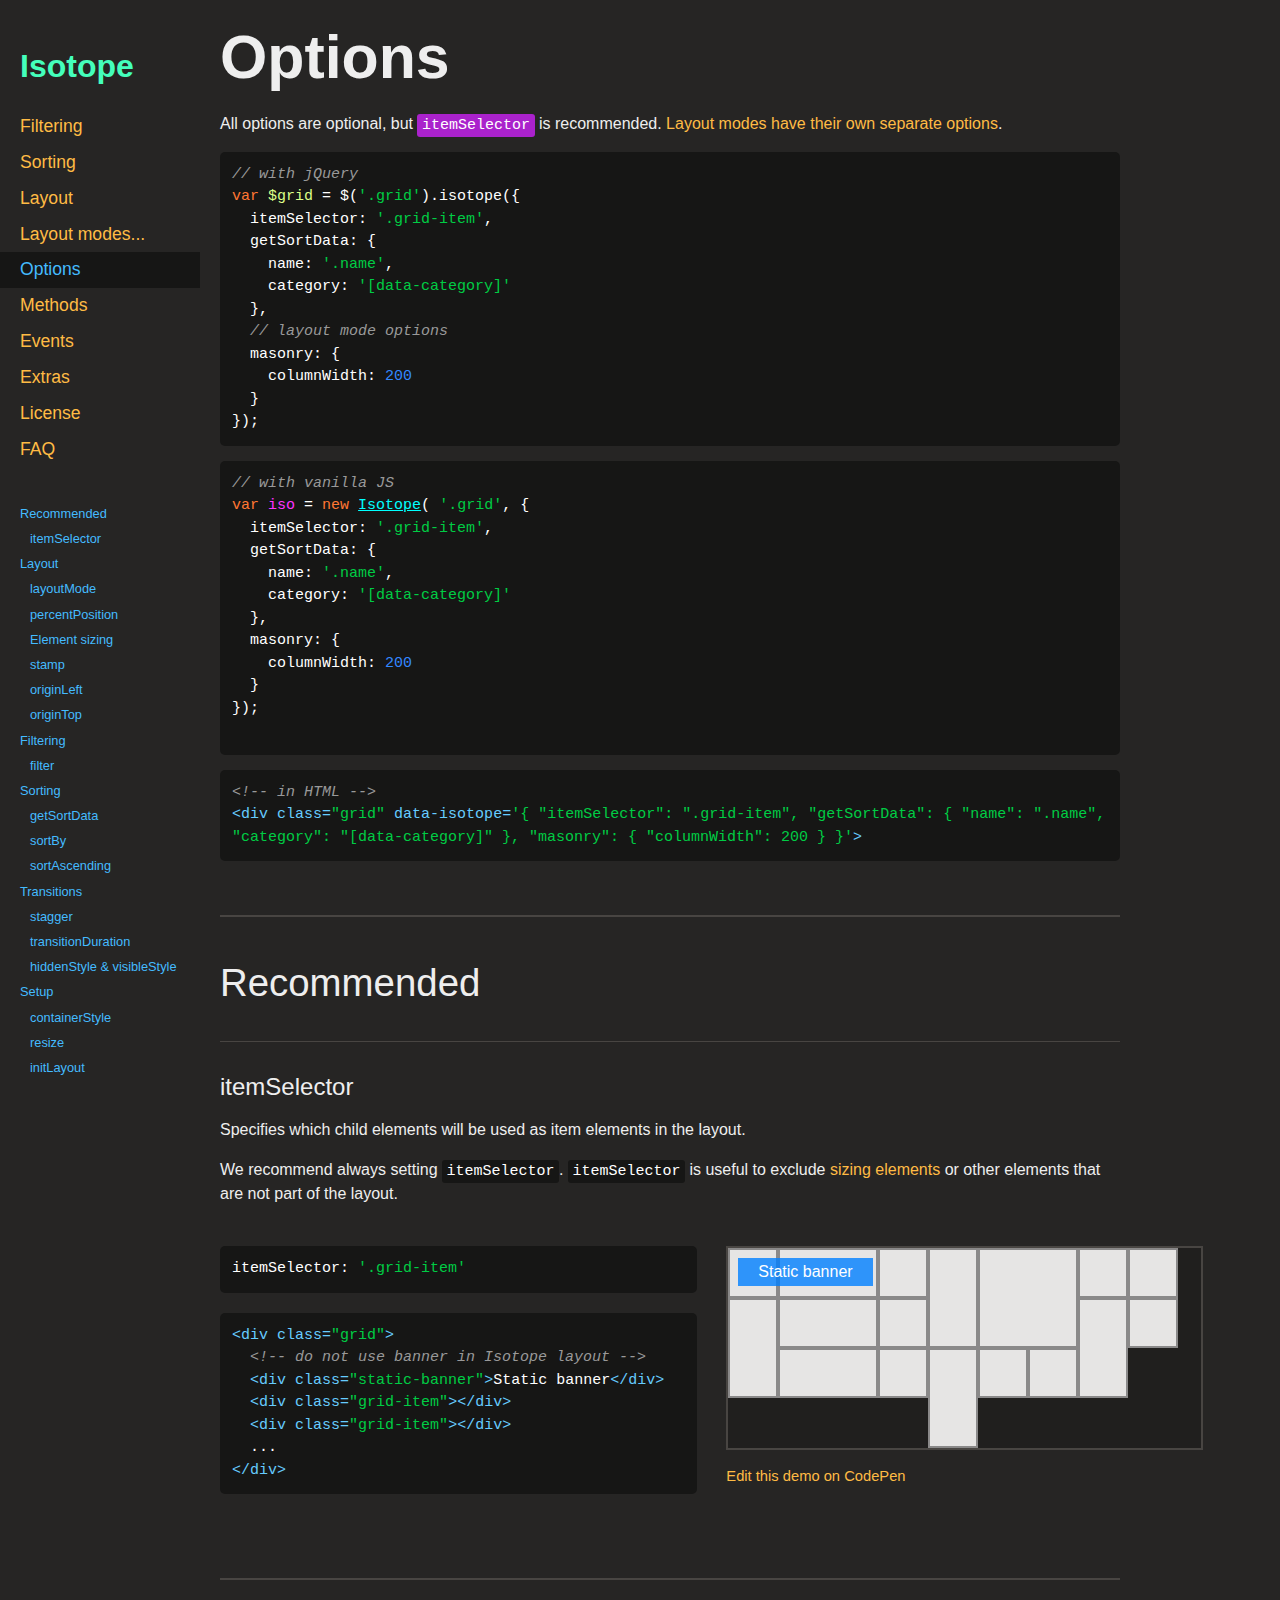
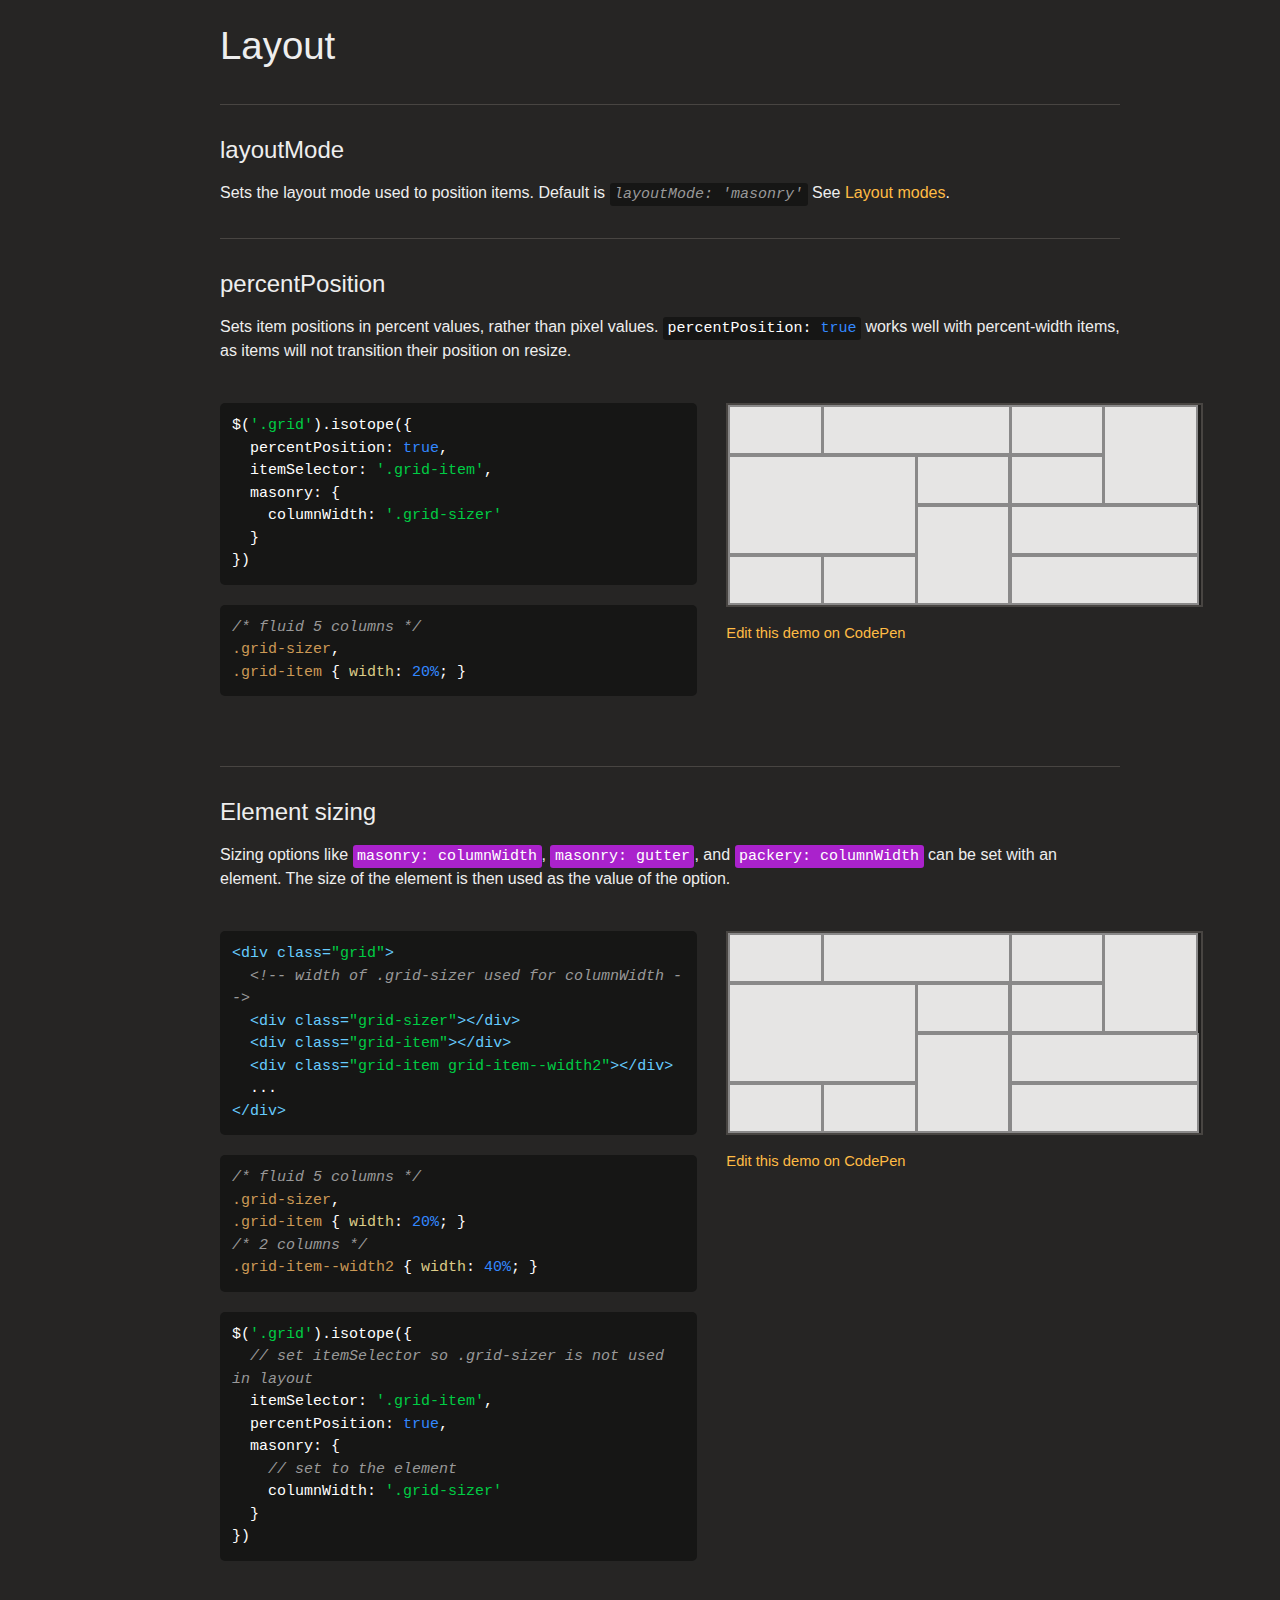
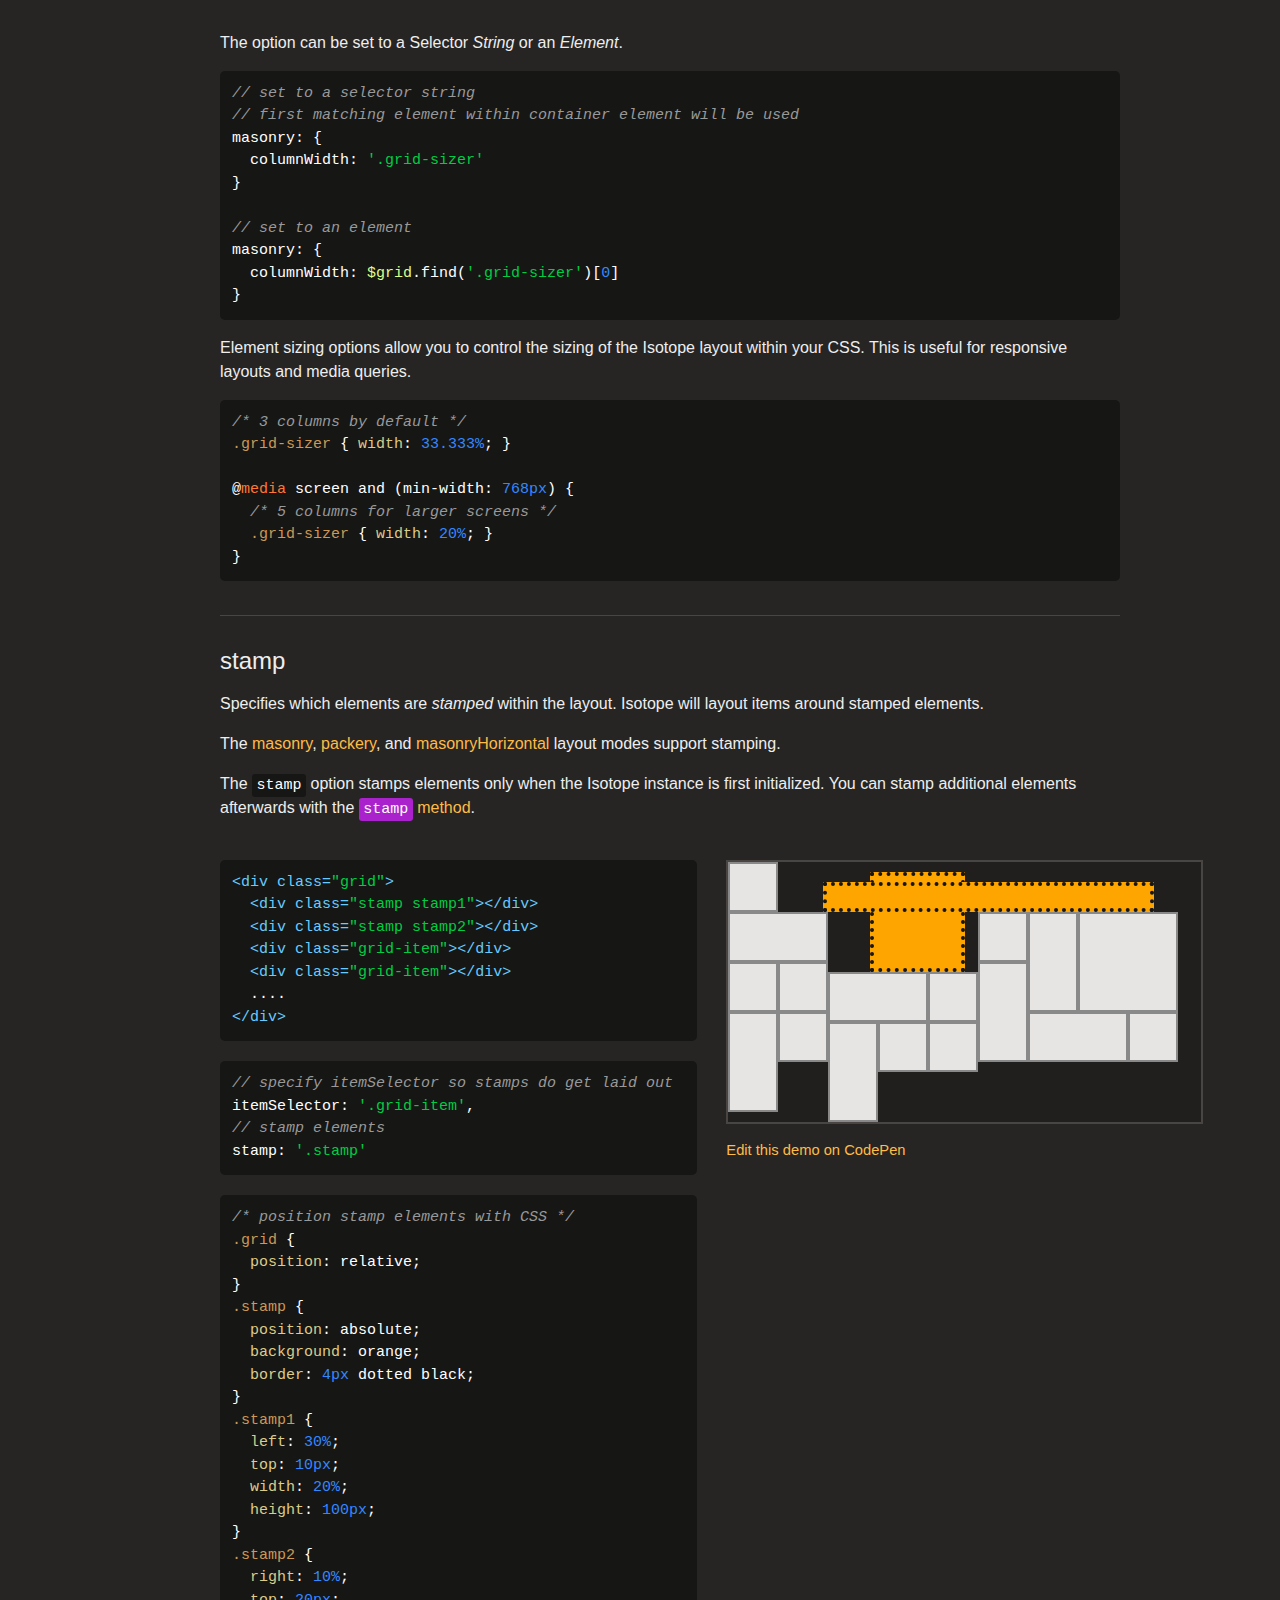
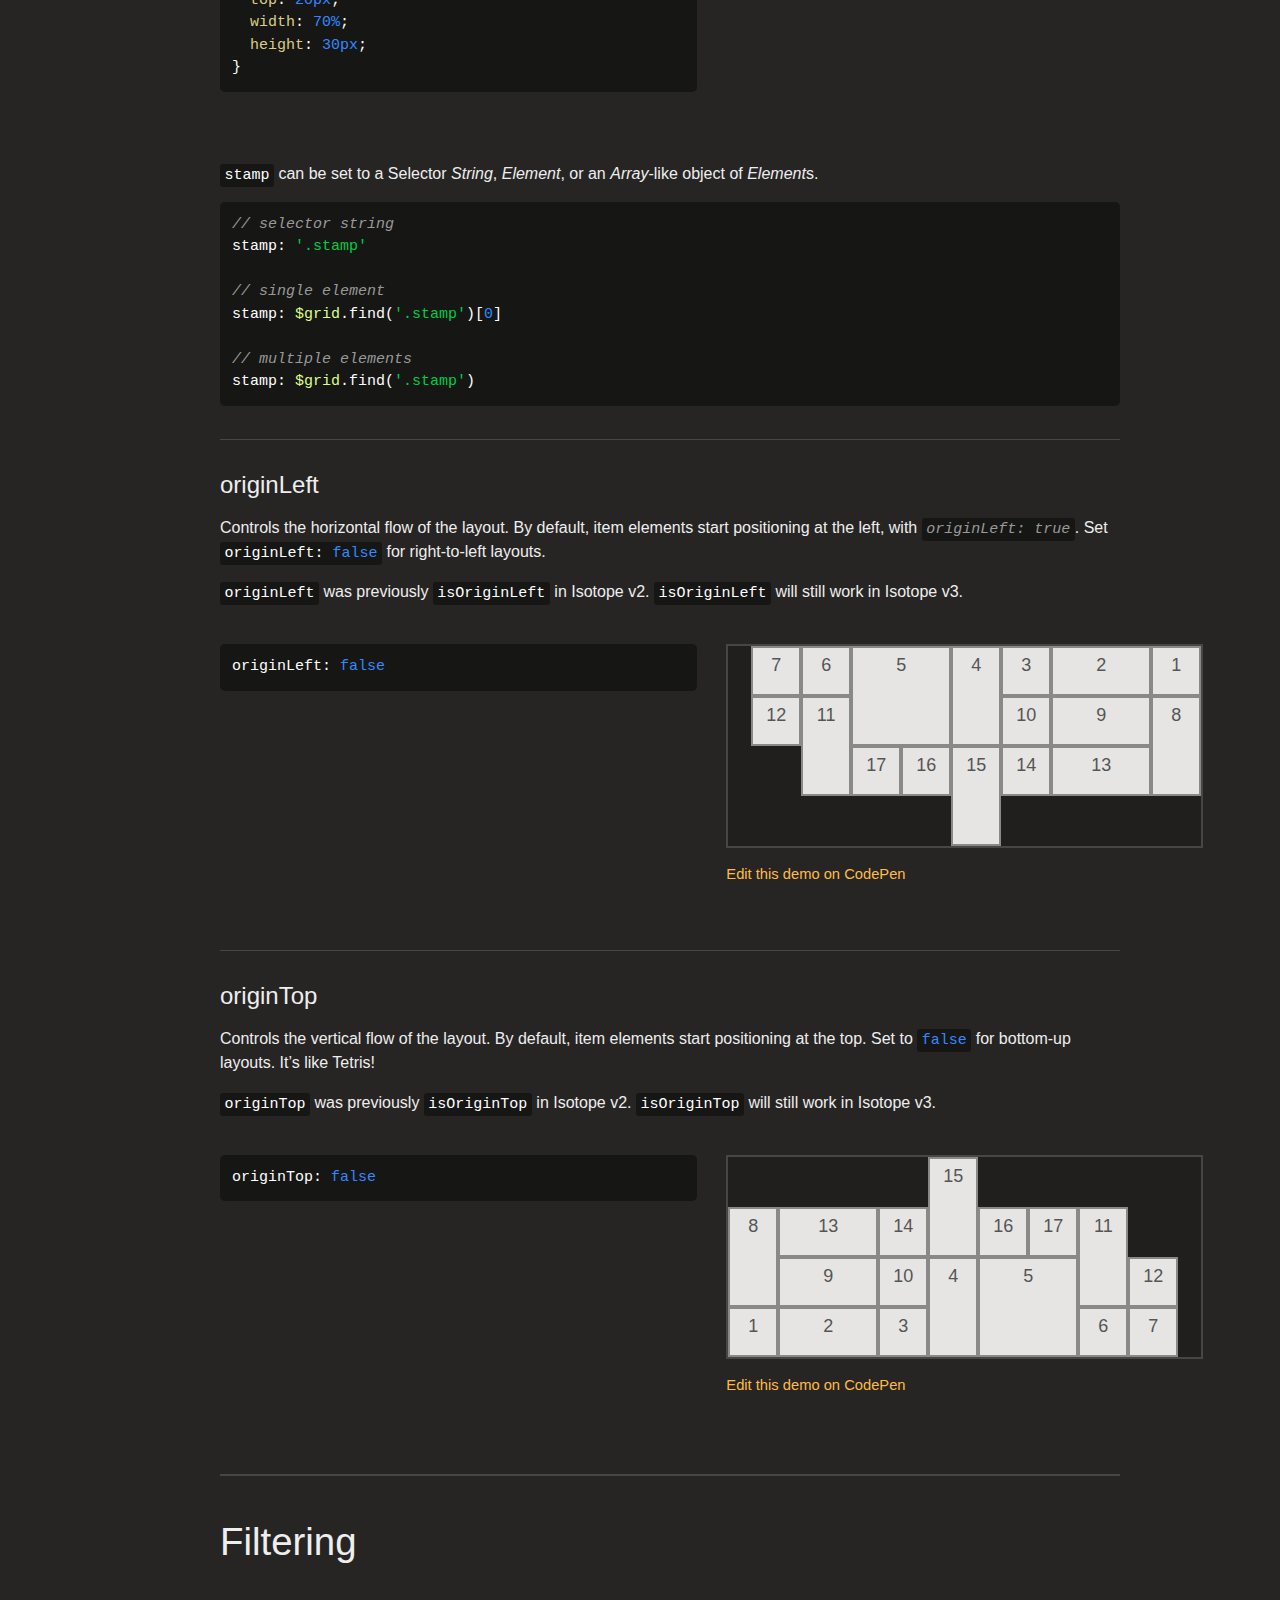
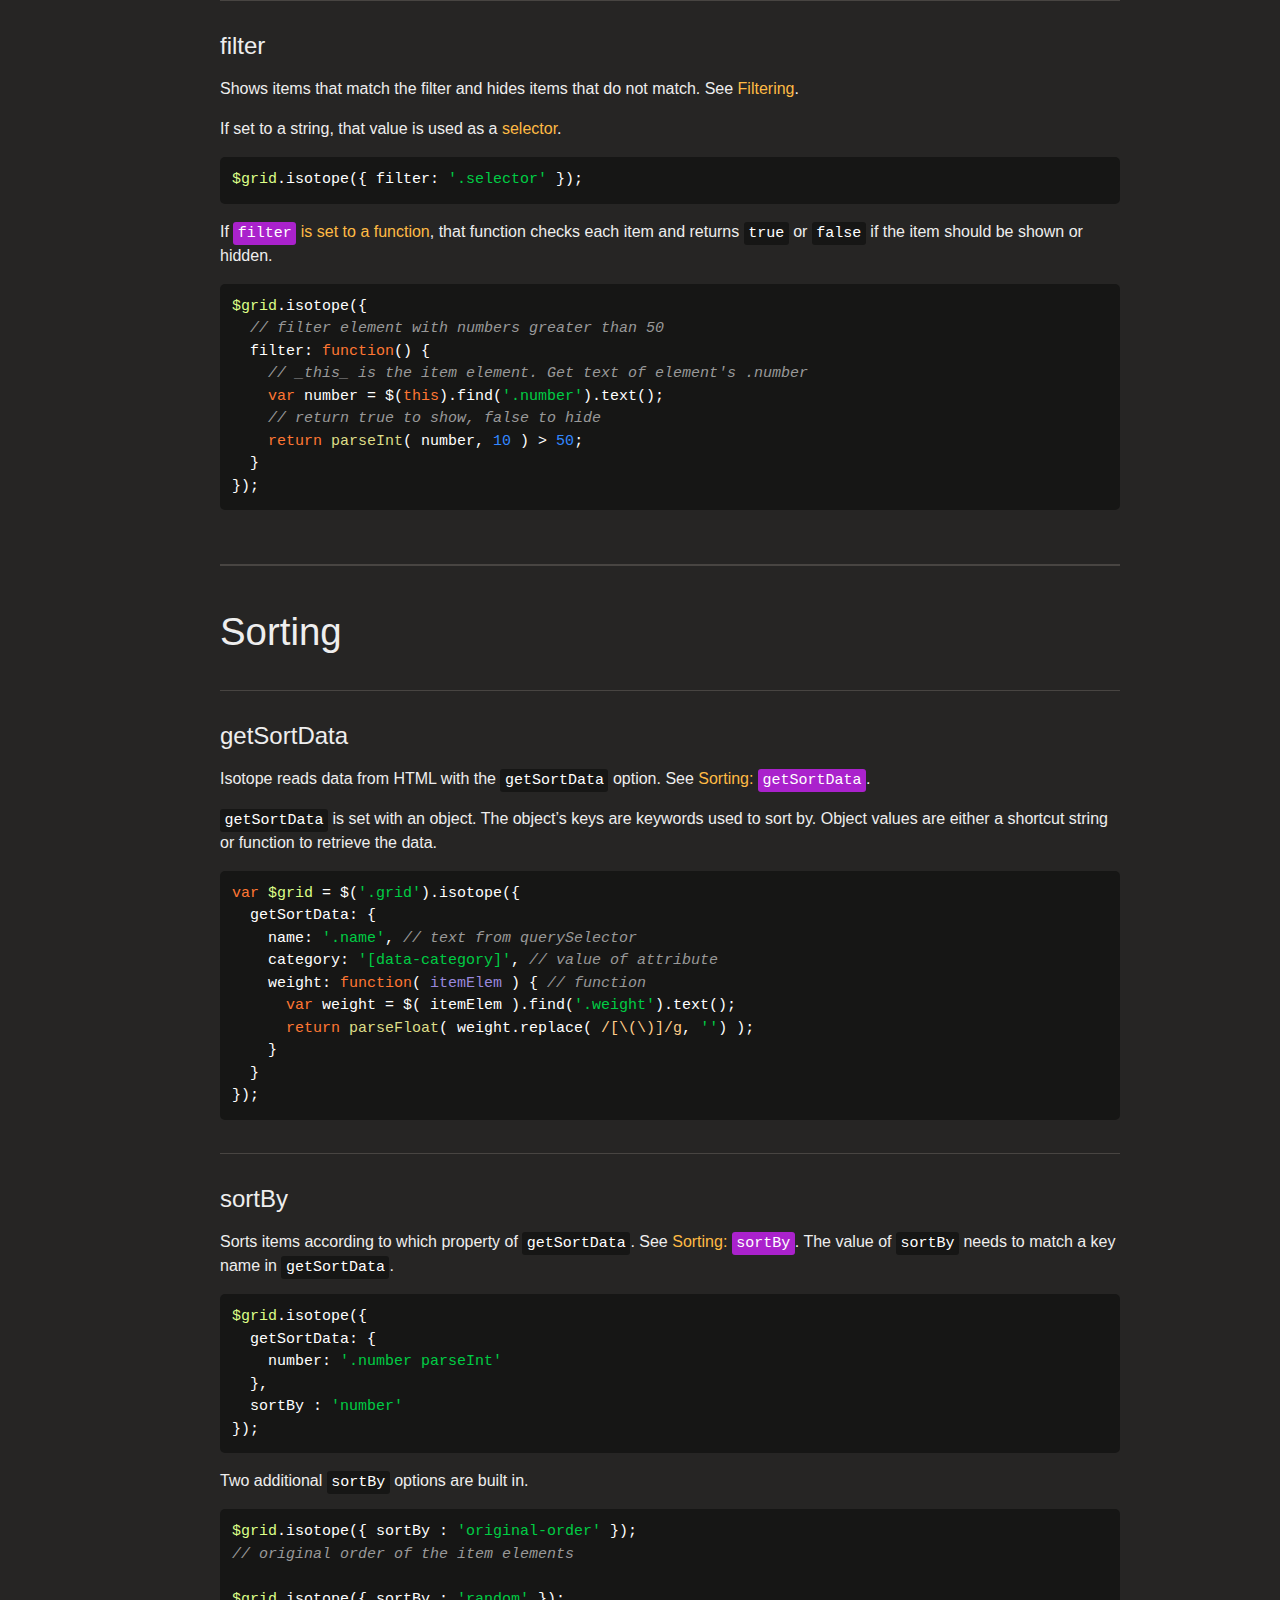
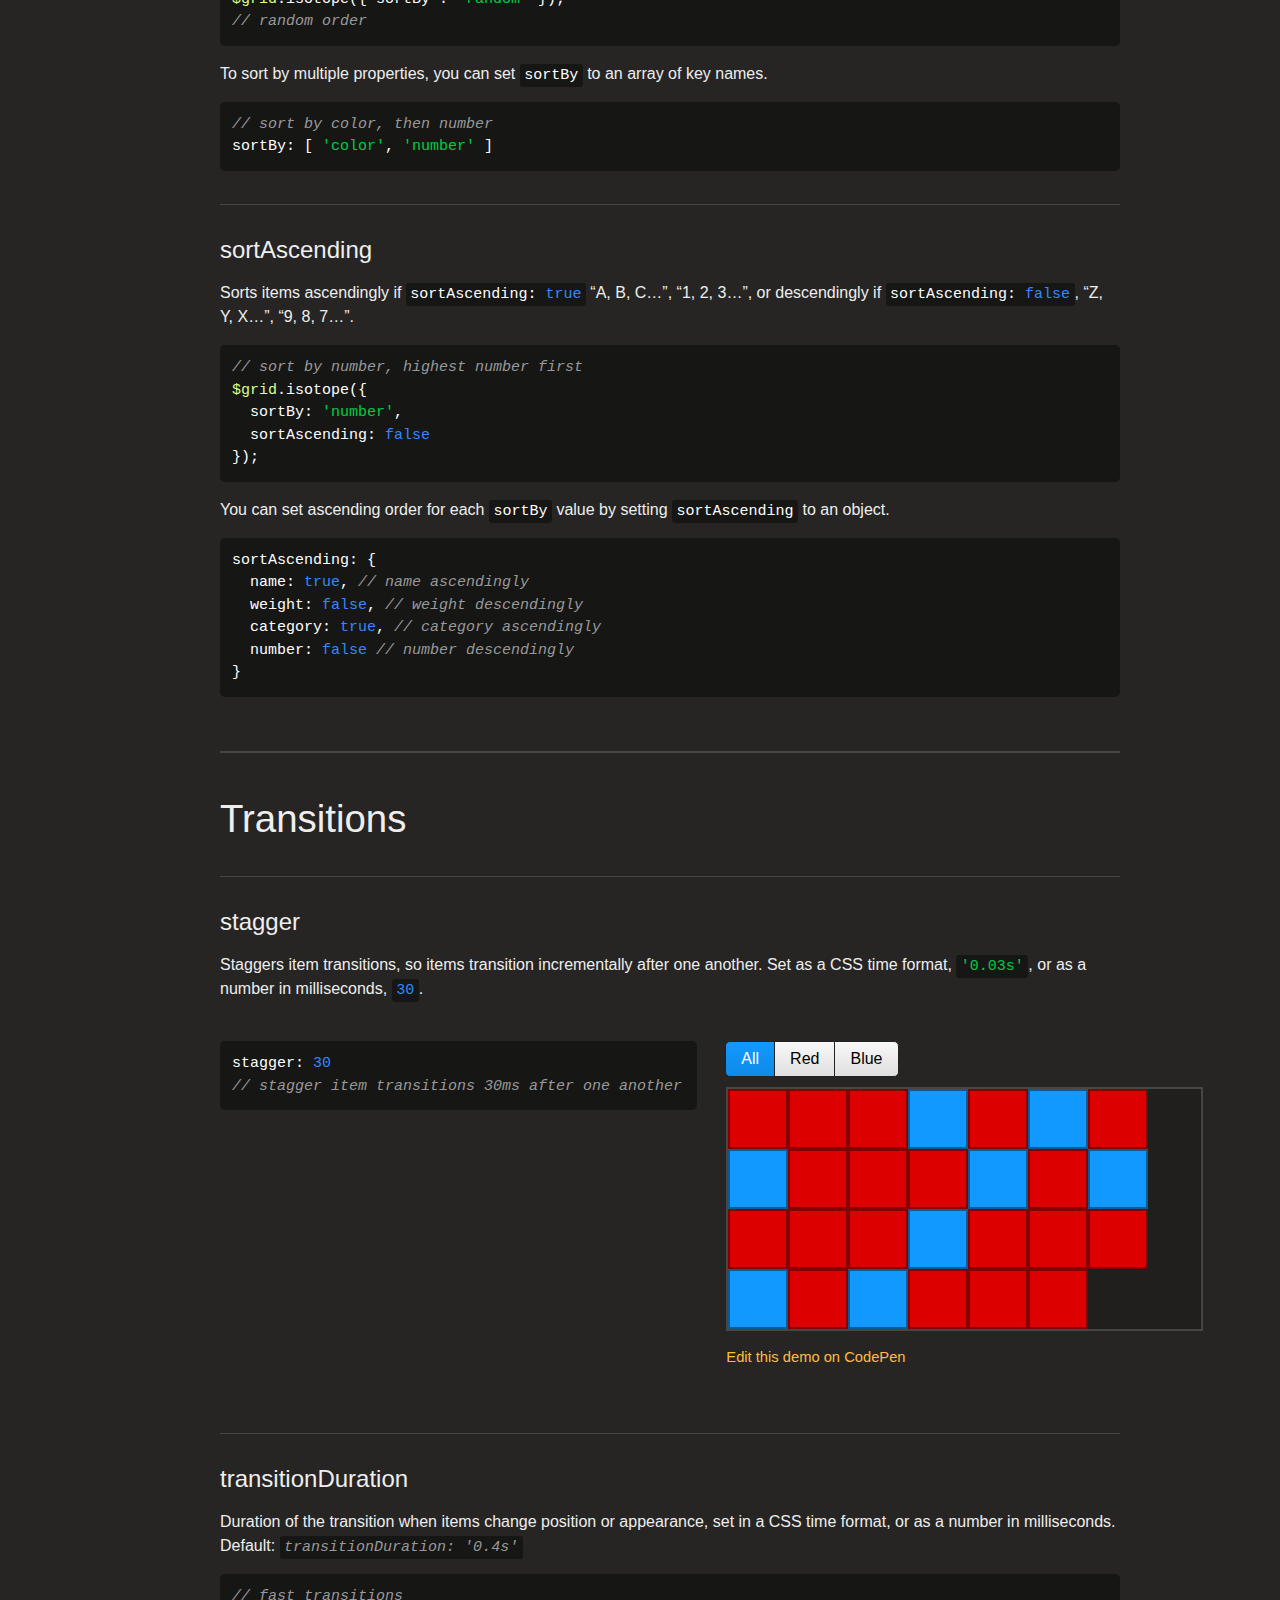
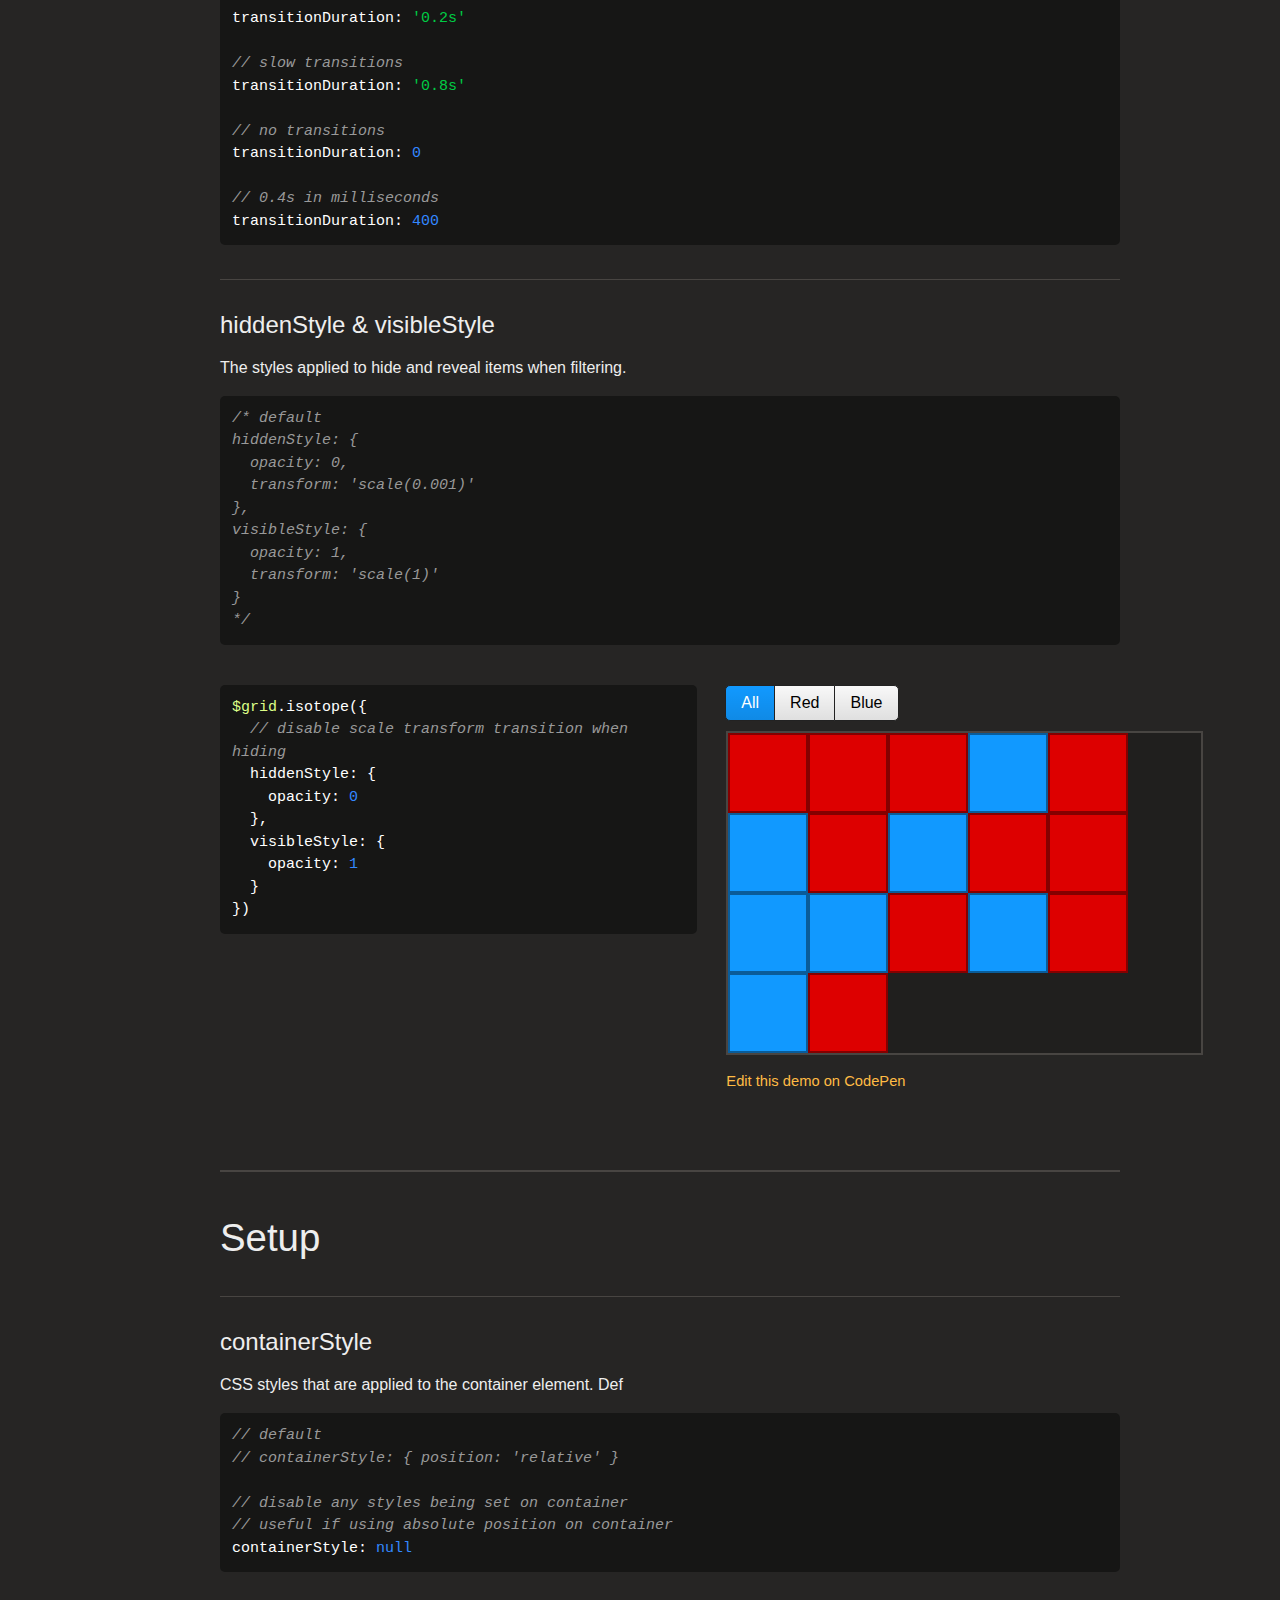
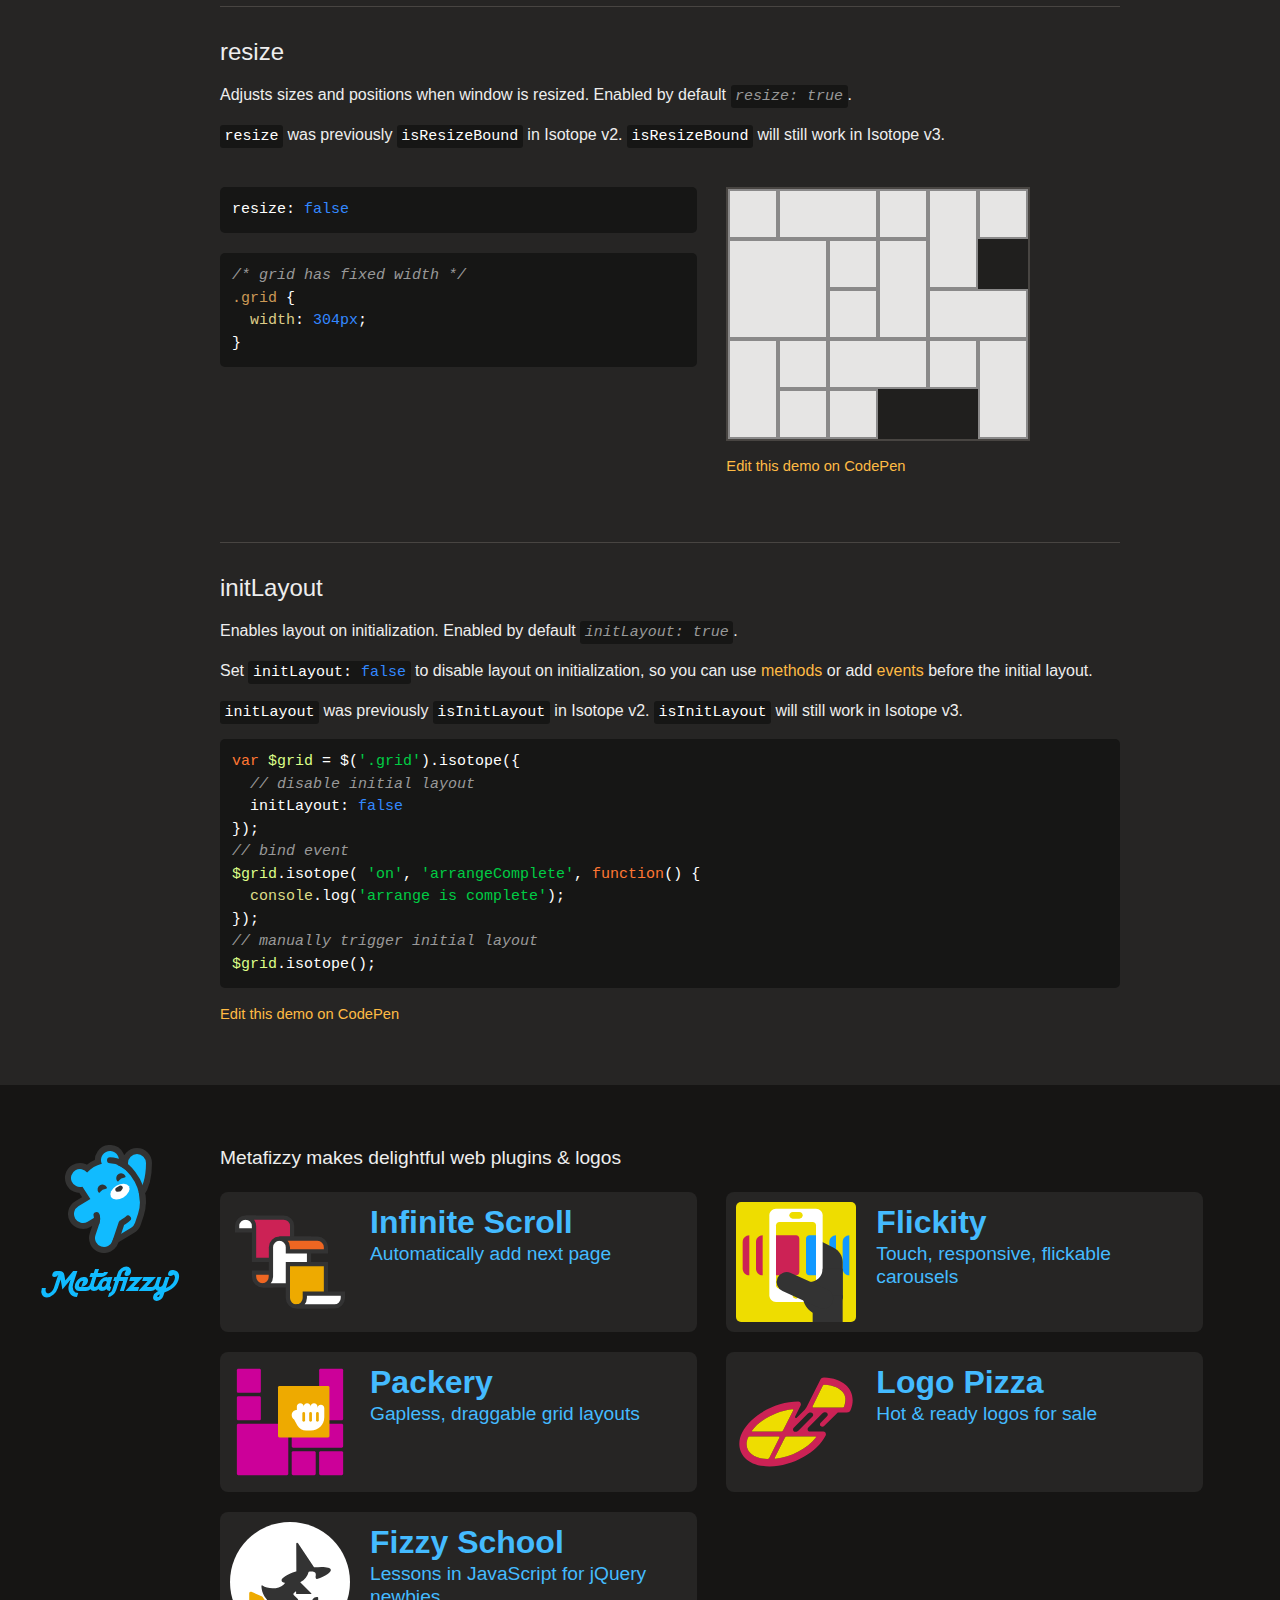
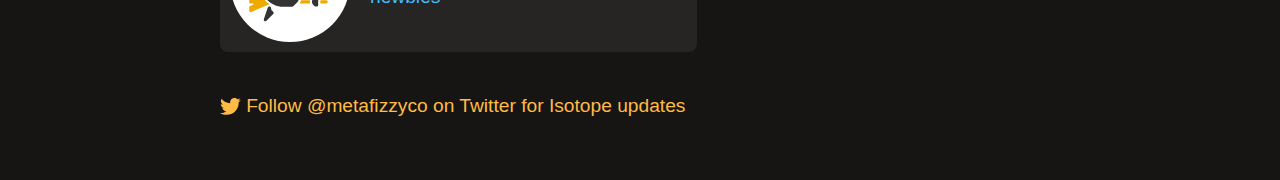
<file: public/vendor/isotope-docs/options.html>
<!doctype html>
<html class="export" lang="en">
<head>
  <meta charset="utf-8">
  <meta name="viewport" content="width=device-width">
  <meta name="description" content="Filter &amp; sort magical layouts">

  <title>Isotope &#xB7; Options</title>

    <!-- Isotope does not require any CSS files -->
    <link rel="stylesheet" href="css/isotope-docs.css?6" media="screen">

  <meta name="twitter:card" content="summary">
  <meta name="twitter:site" content="@metafizzyco">
  <meta name="twitter:url" content="https://isotope.metafizzy.co/options.html">
  <meta name="twitter:title" content="Isotope Options">
  <meta name="twitter:description" content="Filter &amp; sort magical layouts">

</head>
<body class="page--options">


  <div class="nav">
    <h1 class="nav__title"><a href=".">Isotope</a></h1>
  
    <ol class="site-nav">
      <li class="site-nav__item site-nav__item--filtering">
        <a class="site-nav__item__link" href="filtering.html">Filtering</a></li>
      <li class="site-nav__item site-nav__item--sorting">
        <a class="site-nav__item__link" href="sorting.html">Sorting</a></li>
      <li class="site-nav__item site-nav__item--layout ">
        <a class="site-nav__item__link" href="layout.html">Layout</a>
      </li>
      <li class="site-nav__item site-nav__item--layout-modes sub-nav-parent">
        <a class="site-nav__item__link" href="layout-modes.html">Layout modes</a>
        <ul class="sub-nav">
            <li class="sub-nav__item sub-nav__item--masonry">
              <a class="sub-nav__item__link" href="layout-modes/masonry.html">masonry</a></li>
            <li class="sub-nav__item sub-nav__item--fitrows">
              <a class="sub-nav__item__link" href="layout-modes/fitrows.html">fitRows</a></li>
            <li class="sub-nav__item sub-nav__item--vertical">
              <a class="sub-nav__item__link" href="layout-modes/vertical.html">vertical</a></li>
            <li class="sub-nav__item sub-nav__item--packery">
              <a class="sub-nav__item__link" href="layout-modes/packery.html">packery</a></li>
            <li class="sub-nav__item sub-nav__item--cellsbyrow">
              <a class="sub-nav__item__link" href="layout-modes/cellsbyrow.html">cellsByRow</a></li>
            <li class="sub-nav__item sub-nav__item--masonryhorizontal">
              <a class="sub-nav__item__link" href="layout-modes/masonryhorizontal.html">masonryHorizontal</a></li>
            <li class="sub-nav__item sub-nav__item--fitcolumns">
              <a class="sub-nav__item__link" href="layout-modes/fitcolumns.html">fitColumns</a></li>
            <li class="sub-nav__item sub-nav__item--cellsbycolumn">
              <a class="sub-nav__item__link" href="layout-modes/cellsbycolumn.html">cellsByColumn</a></li>
            <li class="sub-nav__item sub-nav__item--horiz">
              <a class="sub-nav__item__link" href="layout-modes/horiz.html">horiz</a></li>
        </ul>
      </li>
      <li class="site-nav__item site-nav__item--options">
        <a class="site-nav__item__link" href="options.html">Options</a></li>
      <li class="site-nav__item site-nav__item--methods">
        <a class="site-nav__item__link" href="methods.html">Methods</a></li>
      <li class="site-nav__item site-nav__item--events">
        <a class="site-nav__item__link" href="events.html">Events</a></li>
      <li class="site-nav__item site-nav__item--extras">
        <a class="site-nav__item__link" href="extras.html">Extras</a></li>
      <li class="site-nav__item site-nav__item--license">
        <a class="site-nav__item__link" href="license.html">License</a></li>
      <li class="site-nav__item site-nav__item--faq">
        <a class="site-nav__item__link" href="faq.html">FAQ</a></li>
    </ol>
  
    <ul class="page-nav" data-js="page-nav">
<li class="page-nav__item page-nav__item--h2"><a href="#recommended">Recommended</a></li>
<li class="page-nav__item page-nav__item--h3"><a href="#itemselector">itemSelector</a></li>
<li class="page-nav__item page-nav__item--h2"><a href="#layout">Layout</a></li>
<li class="page-nav__item page-nav__item--h3"><a href="#layoutmode">layoutMode</a></li>
<li class="page-nav__item page-nav__item--h3"><a href="#percentposition">percentPosition</a></li>
<li class="page-nav__item page-nav__item--h3"><a href="#element-sizing">Element sizing</a></li>
<li class="page-nav__item page-nav__item--h3"><a href="#stamp">stamp</a></li>
<li class="page-nav__item page-nav__item--h3"><a href="#originleft">originLeft</a></li>
<li class="page-nav__item page-nav__item--h3"><a href="#origintop">originTop</a></li>
<li class="page-nav__item page-nav__item--h2"><a href="#filtering">Filtering</a></li>
<li class="page-nav__item page-nav__item--h3"><a href="#filter">filter</a></li>
<li class="page-nav__item page-nav__item--h2"><a href="#sorting">Sorting</a></li>
<li class="page-nav__item page-nav__item--h3"><a href="#getsortdata">getSortData</a></li>
<li class="page-nav__item page-nav__item--h3"><a href="#sortby">sortBy</a></li>
<li class="page-nav__item page-nav__item--h3"><a href="#sortascending">sortAscending</a></li>
<li class="page-nav__item page-nav__item--h2"><a href="#transitions">Transitions</a></li>
<li class="page-nav__item page-nav__item--h3"><a href="#stagger">stagger</a></li>
<li class="page-nav__item page-nav__item--h3"><a href="#transitionduration">transitionDuration</a></li>
<li class="page-nav__item page-nav__item--h3"><a href="#hiddenstyle-visiblestyle">hiddenStyle &amp; visibleStyle</a></li>
<li class="page-nav__item page-nav__item--h2"><a href="#setup">Setup</a></li>
<li class="page-nav__item page-nav__item--h3"><a href="#containerstyle">containerStyle</a></li>
<li class="page-nav__item page-nav__item--h3"><a href="#resize">resize</a></li>
<li class="page-nav__item page-nav__item--h3"><a href="#initlayout">initLayout</a></li>
</ul>
  </div>


  <div id="content" class="main">
    <div class="container">
        <h1>Options</h1>


<p>All options are optional, but <a href="#itemselector"><code>itemSelector</code></a> is recommended. <a href="layout-modes.html#layout-mode-options">Layout modes have their own separate options</a>.</p>

<pre><code class="js"><span class="comment">// with jQuery</span>
<span class="keyword">var</span> <span class="jquery_var">$grid</span> = $(<span class="string">&apos;.grid&apos;</span>).isotope({
  <span class="attr">itemSelector</span>: <span class="string">&apos;.grid-item&apos;</span>,
  <span class="attr">getSortData</span>: {
    <span class="attr">name</span>: <span class="string">&apos;.name&apos;</span>,
    <span class="attr">category</span>: <span class="string">&apos;[data-category]&apos;</span>
  },
  <span class="comment">// layout mode options</span>
  masonry: {
    <span class="attr">columnWidth</span>: <span class="number">200</span>
  }
});
</code></pre>
<pre><code class="js"><span class="comment">// with vanilla JS</span>
<span class="keyword">var</span> <span class="isotope_var">iso</span> = <span class="keyword">new</span> <span class="isotope_keyword">Isotope</span>( <span class="string">&apos;.grid&apos;</span>, {
  <span class="attr">itemSelector</span>: <span class="string">&apos;.grid-item&apos;</span>,
  <span class="attr">getSortData</span>: {
    <span class="attr">name</span>: <span class="string">&apos;.name&apos;</span>,
    <span class="attr">category</span>: <span class="string">&apos;[data-category]&apos;</span>
  },
  <span class="attr">masonry</span>: {
    <span class="attr">columnWidth</span>: <span class="number">200</span>
  }
});

</code></pre>
<pre><code class="html"><span class="comment">&lt;!-- in HTML --&gt;</span>
<span class="tag">&lt;<span class="name">div</span> <span class="attr">class</span>=<span class="string">&quot;grid&quot;</span> <span class="attr">data-isotope</span>=<span class="string">&apos;{ &quot;itemSelector&quot;: &quot;.grid-item&quot;, &quot;getSortData&quot;: { &quot;name&quot;: &quot;.name&quot;, &quot;category&quot;: &quot;[data-category]&quot; }, &quot;masonry&quot;: { &quot;columnWidth&quot;: 200 } }&apos;</span>&gt;</span>
</code></pre>

<h2 id="recommended">Recommended</h2>

<h3 id="itemselector">itemSelector</h3>

<p>Specifies which child elements will be used as item elements in the layout.</p>

<p>We recommend always setting <code>itemSelector</code>. <code>itemSelector</code> is useful to exclude <a href="#element-sizing">sizing elements</a> or other elements that are not part of the layout.</p>

<div class="duo example">
  <div class="duo__cell example__code">
<pre><code class="js">itemSelector: <span class="string">&apos;.grid-item&apos;</span>
</code></pre>

<pre><code class="html"><span class="tag">&lt;<span class="name">div</span> <span class="attr">class</span>=<span class="string">&quot;grid&quot;</span>&gt;</span>
  <span class="comment">&lt;!-- do not use banner in Isotope layout --&gt;</span>
  <span class="tag">&lt;<span class="name">div</span> <span class="attr">class</span>=<span class="string">&quot;static-banner&quot;</span>&gt;</span>Static banner<span class="tag">&lt;/<span class="name">div</span>&gt;</span>
  <span class="tag">&lt;<span class="name">div</span> <span class="attr">class</span>=<span class="string">&quot;grid-item&quot;</span>&gt;</span><span class="tag">&lt;/<span class="name">div</span>&gt;</span>
  <span class="tag">&lt;<span class="name">div</span> <span class="attr">class</span>=<span class="string">&quot;grid-item&quot;</span>&gt;</span><span class="tag">&lt;/<span class="name">div</span>&gt;</span>
  ...
<span class="tag">&lt;/<span class="name">div</span>&gt;</span>
</code></pre>
  </div>
  <div class="duo__cell example__demo">
    <div class="grid grid--has-banner" data-isotope="{ &quot;itemSelector&quot;: &quot;.grid-item&quot;, &quot;masonry&quot;: { &quot;columnWidth&quot;: 50 }}">
      <div class="static-banner">Static banner</div>
      <div class="grid-item"></div>
      <div class="grid-item grid-item--width2"></div>
      <div class="grid-item"></div>
      <div class="grid-item grid-item--height2"></div>
      <div class="grid-item grid-item--width2 grid-item--height2"></div>
      <div class="grid-item"></div>
      <div class="grid-item"></div>
      <div class="grid-item grid-item--height2"></div>
      <div class="grid-item grid-item--width2"></div>
      <div class="grid-item"></div>
      <div class="grid-item grid-item--height2"></div>
      <div class="grid-item"></div>
      <div class="grid-item grid-item--width2"></div>
      <div class="grid-item"></div>
      <div class="grid-item grid-item--height2"></div>
      <div class="grid-item"></div>
      <div class="grid-item"></div>
    </div>
    <p class="edit-demo">
        <a href="https://codepen.io/desandro/pen/yNOdxr">Edit this demo on CodePen</a>
    </p>
  </div>
</div>


<h2 id="layout">Layout</h2>

<h3 id="layoutmode">layoutMode</h3>

<p>Sets the layout mode used to position items. Default is
  <code><span class="comment">layoutMode: &apos;masonry&apos;</span></code>
  See <a href="layout-modes.html">Layout modes</a>.</p>


<h3 id="percentposition">percentPosition</h3>

<p>Sets item positions in percent values, rather than pixel values. <code>percentPosition: <span class="literal">true</span></code> works well with percent-width items, as items will not transition their position on resize.</p>

<div class="duo example">
  <div class="duo__cell example__code">
<pre><code class="js">$(<span class="string">&apos;.grid&apos;</span>).isotope({
  <span class="attr">percentPosition</span>: <span class="literal">true</span>,
  <span class="attr">itemSelector</span>: <span class="string">&apos;.grid-item&apos;</span>,
  <span class="attr">masonry</span>: {
    <span class="attr">columnWidth</span>: <span class="string">&apos;.grid-sizer&apos;</span>
  }
})
</code></pre>

<pre><code class="css"><span class="comment">/* fluid 5 columns */</span>
<span class="selector-class">.grid-sizer</span>,
<span class="selector-class">.grid-item</span> { <span class="attribute">width</span>: <span class="number">20%</span>; }
</code></pre>
  </div>
  <div class="duo__cell example__demo">
    <div class="grid grid--fluid-5-col" data-isotope="{ &quot;masonry&quot;: { &quot;columnWidth&quot;: &quot;.grid-sizer&quot; }, &quot;itemSelector&quot;: &quot;.grid-item&quot;, &quot;percentPosition&quot;: true }">
      <div class="grid-sizer"></div>
      <div class="grid-item"></div>
      <div class="grid-item grid-item--width2"></div>
      <div class="grid-item"></div>
      <div class="grid-item grid-item--height2"></div>
      <div class="grid-item grid-item--width2 grid-item--height2"></div>
      <div class="grid-item"></div>
      <div class="grid-item"></div>
      <div class="grid-item grid-item--height2"></div>
      <div class="grid-item grid-item--width2"></div>
      <div class="grid-item"></div>
      <div class="grid-item grid-item--width2"></div>
      <div class="grid-item"></div>
    </div>
    <p class="edit-demo">
        <a href="https://codepen.io/desandro/pen/mIkhq">Edit this demo on CodePen</a>
    </p>
  </div>
</div>


<h3 id="element-sizing">Element sizing</h3>

<p>Sizing options like <a href="layout-modes/masonry.html#columnwidth"><code>masonry: columnWidth</code></a>, <a href="layout-modes/masonry.html#gutter"><code>masonry: gutter</code></a>, and <a href="layout-modes/packery.html#columnwidth"><code>packery: columnWidth</code></a> can be set with an element. The size of the element is then used as the value of the option.</p>

<div class="duo example">
  <div class="duo__cell example__code">
<pre><code class="html"><span class="tag">&lt;<span class="name">div</span> <span class="attr">class</span>=<span class="string">&quot;grid&quot;</span>&gt;</span>
  <span class="comment">&lt;!-- width of .grid-sizer used for columnWidth --&gt;</span>
  <span class="tag">&lt;<span class="name">div</span> <span class="attr">class</span>=<span class="string">&quot;grid-sizer&quot;</span>&gt;</span><span class="tag">&lt;/<span class="name">div</span>&gt;</span>
  <span class="tag">&lt;<span class="name">div</span> <span class="attr">class</span>=<span class="string">&quot;grid-item&quot;</span>&gt;</span><span class="tag">&lt;/<span class="name">div</span>&gt;</span>
  <span class="tag">&lt;<span class="name">div</span> <span class="attr">class</span>=<span class="string">&quot;grid-item grid-item--width2&quot;</span>&gt;</span><span class="tag">&lt;/<span class="name">div</span>&gt;</span>
  ...
<span class="tag">&lt;/<span class="name">div</span>&gt;</span>
</code></pre>

<pre><code class="css"><span class="comment">/* fluid 5 columns */</span>
<span class="selector-class">.grid-sizer</span>,
<span class="selector-class">.grid-item</span> { <span class="attribute">width</span>: <span class="number">20%</span>; }
<span class="comment">/* 2 columns */</span>
<span class="selector-class">.grid-item--width2</span> { <span class="attribute">width</span>: <span class="number">40%</span>; }
</code></pre>

<pre><code class="js">$(<span class="string">&apos;.grid&apos;</span>).isotope({
  <span class="comment">// set itemSelector so .grid-sizer is not used in layout</span>
  itemSelector: <span class="string">&apos;.grid-item&apos;</span>,
  <span class="attr">percentPosition</span>: <span class="literal">true</span>,
  <span class="attr">masonry</span>: {
    <span class="comment">// set to the element</span>
    columnWidth: <span class="string">&apos;.grid-sizer&apos;</span>
  }
})
</code></pre>
  </div>
  <div class="duo__cell examle__demo">
    <div class="grid grid--fluid-5-col" data-isotope="{ &quot;masonry&quot;: { &quot;columnWidth&quot;: &quot;.grid-sizer&quot; }, &quot;itemSelector&quot;: &quot;.grid-item&quot;, &quot;percentPosition&quot;: true }">
      <div class="grid-sizer"></div>
      <div class="grid-item"></div>
      <div class="grid-item grid-item--width2"></div>
      <div class="grid-item"></div>
      <div class="grid-item grid-item--height2"></div>
      <div class="grid-item grid-item--width2 grid-item--height2"></div>
      <div class="grid-item"></div>
      <div class="grid-item"></div>
      <div class="grid-item grid-item--height2"></div>
      <div class="grid-item grid-item--width2"></div>
      <div class="grid-item"></div>
      <div class="grid-item grid-item--width2"></div>
      <div class="grid-item"></div>
    </div>

    <p class="edit-demo">
        <a href="https://codepen.io/desandro/pen/mIkhq">Edit this demo on CodePen</a>
    </p>
  </div>
</div>

<p>The option can be set to a Selector <i>String</i> or an <i>Element</i>.</p>

<pre><code class="js"><span class="comment">// set to a selector string</span>
<span class="comment">// first matching element within container element will be used</span>
masonry: {
  <span class="attr">columnWidth</span>: <span class="string">&apos;.grid-sizer&apos;</span>
}

<span class="comment">// set to an element</span>
masonry: {
  <span class="attr">columnWidth</span>: <span class="jquery_var">$grid</span>.find(<span class="string">&apos;.grid-sizer&apos;</span>)[<span class="number">0</span>]
}
</code></pre>

<p>Element sizing options allow you to control the sizing of the Isotope layout within your CSS. This is useful for responsive layouts and media queries.</p>

<pre><code class="css"><span class="comment">/* 3 columns by default */</span>
<span class="selector-class">.grid-sizer</span> { <span class="attribute">width</span>: <span class="number">33.333%</span>; }

@<span class="keyword">media</span> screen and (min-width: <span class="number">768px</span>) {
  <span class="comment">/* 5 columns for larger screens */</span>
  <span class="selector-class">.grid-sizer</span> { <span class="attribute">width</span>: <span class="number">20%</span>; }
}
</code></pre>


<h3 id="stamp">stamp</h3>

<p>Specifies which elements are <em>stamped</em> within the layout. Isotope will layout items around stamped elements.</p>

<p>The <a href="layout-modes/masonry.html">masonry</a>, <a href="layout-modes/packery.html">packery</a>, and <a href="layout-modes/masonryhorizontal.html">masonryHorizontal</a> layout modes support stamping.</p>

<p>The <code>stamp</code> option stamps elements only when the Isotope instance is first initialized. You can stamp additional elements afterwards with the <a href="methods.html#stamp"><code>stamp</code> method</a>.</p>

<div class="duo example">
  <div class="duo__cell example__code">
<pre><code class="html"><span class="tag">&lt;<span class="name">div</span> <span class="attr">class</span>=<span class="string">&quot;grid&quot;</span>&gt;</span>
  <span class="tag">&lt;<span class="name">div</span> <span class="attr">class</span>=<span class="string">&quot;stamp stamp1&quot;</span>&gt;</span><span class="tag">&lt;/<span class="name">div</span>&gt;</span>
  <span class="tag">&lt;<span class="name">div</span> <span class="attr">class</span>=<span class="string">&quot;stamp stamp2&quot;</span>&gt;</span><span class="tag">&lt;/<span class="name">div</span>&gt;</span>
  <span class="tag">&lt;<span class="name">div</span> <span class="attr">class</span>=<span class="string">&quot;grid-item&quot;</span>&gt;</span><span class="tag">&lt;/<span class="name">div</span>&gt;</span>
  <span class="tag">&lt;<span class="name">div</span> <span class="attr">class</span>=<span class="string">&quot;grid-item&quot;</span>&gt;</span><span class="tag">&lt;/<span class="name">div</span>&gt;</span>
  ....
<span class="tag">&lt;/<span class="name">div</span>&gt;</span>
</code></pre>

<pre><code class="js"><span class="comment">// specify itemSelector so stamps do get laid out</span>
itemSelector: <span class="string">&apos;.grid-item&apos;</span>,
<span class="comment">// stamp elements</span>
stamp: <span class="string">&apos;.stamp&apos;</span>
</code></pre>

<pre><code class="css"><span class="comment">/* position stamp elements with CSS */</span>
<span class="selector-class">.grid</span> {
  <span class="attribute">position</span>: relative;
}
<span class="selector-class">.stamp</span> {
  <span class="attribute">position</span>: absolute;
  <span class="attribute">background</span>: orange;
  <span class="attribute">border</span>: <span class="number">4px</span> dotted black;
}
<span class="selector-class">.stamp1</span> {
  <span class="attribute">left</span>: <span class="number">30%</span>;
  <span class="attribute">top</span>: <span class="number">10px</span>;
  <span class="attribute">width</span>: <span class="number">20%</span>;
  <span class="attribute">height</span>: <span class="number">100px</span>;
}
<span class="selector-class">.stamp2</span> {
  <span class="attribute">right</span>: <span class="number">10%</span>;
  <span class="attribute">top</span>: <span class="number">20px</span>;
  <span class="attribute">width</span>: <span class="number">70%</span>;
  <span class="attribute">height</span>: <span class="number">30px</span>;
}
</code></pre>
  </div>
  <div class="duo__cell example__demo">
    <div class="grid grid--has-stamp" data-isotope="{ &quot;itemSelector&quot;: &quot;.grid-item&quot;, &quot;stamp&quot;: &quot;.stamp&quot;, &quot;masonry&quot;: { &quot;columnWidth&quot;: 50 } }">
      <div class="stamp stamp--stamp-option-stamp1"></div>
      <div class="stamp stamp--stamp-option-stamp2"></div>
      <div class="grid-item"></div>
      <div class="grid-item grid-item--width2"></div>
      <div class="grid-item"></div>
      <div class="grid-item grid-item--height2"></div>
      <div class="grid-item grid-item--width2 grid-item--height2"></div>
      <div class="grid-item"></div>
      <div class="grid-item"></div>
      <div class="grid-item grid-item--height2"></div>
      <div class="grid-item grid-item--width2"></div>
      <div class="grid-item"></div>
      <div class="grid-item grid-item--height2"></div>
      <div class="grid-item"></div>
      <div class="grid-item grid-item--width2"></div>
      <div class="grid-item"></div>
      <div class="grid-item grid-item--height2"></div>
      <div class="grid-item"></div>
      <div class="grid-item"></div>
    </div>

    <p class="edit-demo">
        <a href="https://codepen.io/desandro/pen/jfhnx">Edit this demo on CodePen</a>
    </p>
  </div>
</div>

<p><code>stamp</code> can be set to a Selector <i>String</i>, <i>Element</i>, or an <i>Array</i>-like object of <i>Element</i>s.</p>

<pre><code class="js"><span class="comment">// selector string</span>
stamp: <span class="string">&apos;.stamp&apos;</span>

<span class="comment">// single element</span>
stamp: <span class="jquery_var">$grid</span>.find(<span class="string">&apos;.stamp&apos;</span>)[<span class="number">0</span>]

<span class="comment">// multiple elements</span>
stamp: <span class="jquery_var">$grid</span>.find(<span class="string">&apos;.stamp&apos;</span>)
</code></pre>


<h3 id="originleft">originLeft</h3>

<p>Controls the horizontal flow of the layout. By default, item elements start positioning at the left, with <code><span class="comment">originLeft: true</span></code>. Set <code>originLeft: <span class="literal">false</span></code> for right-to-left layouts.</p>

<p><code>originLeft</code> was previously <code>isOriginLeft</code> in Isotope v2. <code>isOriginLeft</code> will still work in Isotope v3.</p>

<div class="duo example">
  <div class="duo__cell example__code">
<pre><code class="js">originLeft: <span class="literal">false</span>
</code></pre>
  </div>
  <div class="duo__cell example__code">
    <div class="grid grid--counting" data-isotope="{ &quot;originLeft&quot;: false, &quot;masonry&quot;: { &quot;columnWidth&quot;: 50 } }">
      <div class="grid-item"></div>
      <div class="grid-item grid-item--width2"></div>
      <div class="grid-item"></div>
      <div class="grid-item grid-item--height2"></div>
      <div class="grid-item grid-item--width2 grid-item--height2"></div>
      <div class="grid-item"></div>
      <div class="grid-item"></div>
      <div class="grid-item grid-item--height2"></div>
      <div class="grid-item grid-item--width2"></div>
      <div class="grid-item"></div>
      <div class="grid-item grid-item--height2"></div>
      <div class="grid-item"></div>
      <div class="grid-item grid-item--width2"></div>
      <div class="grid-item"></div>
      <div class="grid-item grid-item--height2"></div>
      <div class="grid-item"></div>
      <div class="grid-item"></div>
    </div>

    <p class="edit-demo">
        <a href="https://codepen.io/desandro/pen/gadFJ">Edit this demo on CodePen</a>
    </p>
  </div>
</div>


<h3 id="origintop">originTop</h3>

<p>Controls the vertical flow of the layout. By default, item elements start positioning at the top. Set to <code><span class="literal">false</span></code> for bottom-up layouts. It&#x2019;s like Tetris!</p>

<p><code>originTop</code> was previously <code>isOriginTop</code> in Isotope v2. <code>isOriginTop</code> will still work in Isotope v3.</p>

<div class="duo example">
  <div class="duo__cell example__code">
<pre><code class="js">originTop: <span class="literal">false</span>
</code></pre>
  </div>
  <div class="duo__cell example__demo">
    <div class="grid grid--counting" data-isotope="{ &quot;originTop&quot;: false }">
      <div class="grid-item"></div>
      <div class="grid-item grid-item--width2"></div>
      <div class="grid-item"></div>
      <div class="grid-item grid-item--height2"></div>
      <div class="grid-item grid-item--width2 grid-item--height2"></div>
      <div class="grid-item"></div>
      <div class="grid-item"></div>
      <div class="grid-item grid-item--height2"></div>
      <div class="grid-item grid-item--width2"></div>
      <div class="grid-item"></div>
      <div class="grid-item grid-item--height2"></div>
      <div class="grid-item"></div>
      <div class="grid-item grid-item--width2"></div>
      <div class="grid-item"></div>
      <div class="grid-item grid-item--height2"></div>
      <div class="grid-item"></div>
      <div class="grid-item"></div>
    </div>
    <p class="edit-demo">
        <a href="https://codepen.io/desandro/pen/kxFJH">Edit this demo on CodePen</a>
    </p>
  </div>
</div>


<h2 id="filtering">Filtering</h2>

<h3 id="filter">filter</h3>

<p>Shows items that match the filter and hides items that do not match. See <a href="filtering.html">Filtering</a>.</p>

<p>If set to a string, that value is used as a <a href="filtering.html#selectors">selector</a>.</p>

<pre><code class="js"><span class="jquery_var">$grid</span>.isotope({ <span class="attr">filter</span>: <span class="string">&apos;.selector&apos;</span> });
</code></pre>

<p>If <a href="filtering.html#functions"><code>filter</code> is set to a function</a>, that function checks each item and returns <code>true</code> or <code>false</code> if the item should be shown or hidden.</p>

<pre><code class="js"><span class="jquery_var">$grid</span>.isotope({
  <span class="comment">// filter element with numbers greater than 50</span>
  filter: <span class="function"><span class="keyword">function</span>(<span class="params"></span>) </span>{
    <span class="comment">// _this_ is the item element. Get text of element&apos;s .number</span>
    <span class="keyword">var</span> number = $(<span class="keyword">this</span>).find(<span class="string">&apos;.number&apos;</span>).text();
    <span class="comment">// return true to show, false to hide</span>
    <span class="keyword">return</span> <span class="built_in">parseInt</span>( number, <span class="number">10</span> ) &gt; <span class="number">50</span>;
  }
});
</code></pre>


<h2 id="sorting">Sorting</h2>


<h3 id="getsortdata">getSortData</h3>

<p>Isotope reads data from HTML with the <code>getSortData</code> option. See <a href="sorting.html#getsortdata">Sorting: <code>getSortData</code></a>.</p>

<p><code>getSortData</code> is set with an object. The object&#x2019;s keys are keywords used to sort by. Object values are either a shortcut string or function to retrieve the data.</p>

<pre><code class="js"><span class="keyword">var</span> <span class="jquery_var">$grid</span> = $(<span class="string">&apos;.grid&apos;</span>).isotope({
  <span class="attr">getSortData</span>: {
    <span class="attr">name</span>: <span class="string">&apos;.name&apos;</span>, <span class="comment">// text from querySelector</span>
    category: <span class="string">&apos;[data-category]&apos;</span>, <span class="comment">// value of attribute</span>
    weight: <span class="function"><span class="keyword">function</span>(<span class="params"> itemElem </span>) </span>{ <span class="comment">// function</span>
      <span class="keyword">var</span> weight = $( itemElem ).find(<span class="string">&apos;.weight&apos;</span>).text();
      <span class="keyword">return</span> <span class="built_in">parseFloat</span>( weight.replace( <span class="regexp">/[\(\)]/g</span>, <span class="string">&apos;&apos;</span>) );
    }
  }
});
</code></pre>


<h3 id="sortby">sortBy</h3>

<p>Sorts items according to which property of <code>getSortData</code>. See <a href="sorting.html#sortby">Sorting: <code>sortBy</code></a>. The value of <code>sortBy</code> needs to match a key name in <code>getSortData</code>.</p>

<pre><code class="js"><span class="jquery_var">$grid</span>.isotope({
  <span class="attr">getSortData</span>: {
    <span class="attr">number</span>: <span class="string">&apos;.number parseInt&apos;</span>
  },
  <span class="attr">sortBy</span> : <span class="string">&apos;number&apos;</span>
});
</code></pre>


<p>Two additional <code>sortBy</code> options are built in.</p>

<pre><code class="js"><span class="jquery_var">$grid</span>.isotope({ <span class="attr">sortBy</span> : <span class="string">&apos;original-order&apos;</span> });
<span class="comment">// original order of the item elements</span>

<span class="jquery_var">$grid</span>.isotope({ <span class="attr">sortBy</span> : <span class="string">&apos;random&apos;</span> });
<span class="comment">// random order</span>
</code></pre>

<p>To sort by multiple properties, you can set <code>sortBy</code> to an array of key names.</p>

<pre><code class="js"><span class="comment">// sort by color, then number</span>
sortBy: [ <span class="string">&apos;color&apos;</span>, <span class="string">&apos;number&apos;</span> ]
</code></pre>


<h3 id="sortascending">sortAscending</h3>

<p>Sorts items ascendingly if <code>sortAscending: <span class="literal">true</span></code> &#x201C;A, B, C&#x2026;&#x201D;, &#x201C;1, 2, 3&#x2026;&#x201D;, or descendingly if <code>sortAscending: <span class="literal">false</span></code>, &#x201C;Z, Y, X&#x2026;&#x201D;, &#x201C;9, 8, 7&#x2026;&#x201D;.</p>

<pre><code class="js"><span class="comment">// sort by number, highest number first</span>
<span class="jquery_var">$grid</span>.isotope({
  <span class="attr">sortBy</span>: <span class="string">&apos;number&apos;</span>,
  <span class="attr">sortAscending</span>: <span class="literal">false</span>
});
</code></pre>


<p>You can set ascending order for each <code>sortBy</code> value by setting <code>sortAscending</code> to an object.</p>

<pre><code class="js">sortAscending: {
  <span class="attr">name</span>: <span class="literal">true</span>, <span class="comment">// name ascendingly</span>
  weight: <span class="literal">false</span>, <span class="comment">// weight descendingly</span>
  category: <span class="literal">true</span>, <span class="comment">// category ascendingly</span>
  number: <span class="literal">false</span> <span class="comment">// number descendingly</span>
}
</code></pre>



<h2 id="transitions">Transitions</h2>


<h3 id="stagger">stagger</h3>

<p>Staggers item transitions, so items transition incrementally after one another. Set as a CSS time format, <code><span class="string">&apos;0.03s&apos;</span></code>, or as a number in milliseconds, <code><span class="number">30</span></code>.</p>

<div class="duo example">
  <div class="duo__cell example__code">
<pre><code class="js">stagger: <span class="number">30</span>
<span class="comment">// stagger item transitions 30ms after one another</span>
</code></pre>
  </div>
  <div class="duo__cell example__demo" data-js="stagger">
  
    <div class="button-group js-radio-button-group">
      <button class="button is-checked" data-filter="*">All</button>
      <button class="button" data-filter=".grid-item--filter-block-red">Red</button>
      <button class="button" data-filter=".grid-item--filter-block-blue">Blue</button>
    </div>
  
    <div class="grid">
      <div class="grid-item grid-item--filter-block-red"></div>
      <div class="grid-item grid-item--filter-block-red"></div>
      <div class="grid-item grid-item--filter-block-red"></div>
      <div class="grid-item grid-item--filter-block-blue"></div>
      <div class="grid-item grid-item--filter-block-red"></div>
      <div class="grid-item grid-item--filter-block-blue"></div>
      <div class="grid-item grid-item--filter-block-red"></div>
      <div class="grid-item grid-item--filter-block-blue"></div>
      <div class="grid-item grid-item--filter-block-red"></div>
      <div class="grid-item grid-item--filter-block-red"></div>
      <div class="grid-item grid-item--filter-block-red"></div>
      <div class="grid-item grid-item--filter-block-blue"></div>
      <div class="grid-item grid-item--filter-block-red"></div>
      <div class="grid-item grid-item--filter-block-blue"></div>
      <div class="grid-item grid-item--filter-block-red"></div>
      <div class="grid-item grid-item--filter-block-red"></div>
      <div class="grid-item grid-item--filter-block-red"></div>
      <div class="grid-item grid-item--filter-block-blue"></div>
      <div class="grid-item grid-item--filter-block-red"></div>
      <div class="grid-item grid-item--filter-block-red"></div>
      <div class="grid-item grid-item--filter-block-red"></div>
      <div class="grid-item grid-item--filter-block-blue"></div>
      <div class="grid-item grid-item--filter-block-red"></div>
      <div class="grid-item grid-item--filter-block-blue"></div>
      <div class="grid-item grid-item--filter-block-red"></div>
      <div class="grid-item grid-item--filter-block-red"></div>
      <div class="grid-item grid-item--filter-block-red"></div>
    </div>
    <p class="edit-demo">
        <a href="https://codepen.io/desandro/pen/WwavbO">Edit this demo on CodePen</a>
    </p>
  </div>
</div>


<h3 id="transitionduration">transitionDuration</h3>

<p>Duration of the transition when items change position or appearance, set in a CSS time format, or as a number in milliseconds. Default: <code><span class="comment">transitionDuration: &apos;0.4s&apos;</span></code></p>

<pre><code class="js"><span class="comment">// fast transitions</span>
transitionDuration: <span class="string">&apos;0.2s&apos;</span>

<span class="comment">// slow transitions</span>
transitionDuration: <span class="string">&apos;0.8s&apos;</span>

<span class="comment">// no transitions</span>
transitionDuration: <span class="number">0</span>

<span class="comment">// 0.4s in milliseconds</span>
transitionDuration: <span class="number">400</span>
</code></pre>



<h3 id="hiddenstyle-visiblestyle">hiddenStyle &amp; visibleStyle</h3>

<p>The styles applied to hide and reveal items when filtering.</p>

<pre><code class="js"><span class="comment">/* default
hiddenStyle: {
  opacity: 0,
  transform: &apos;scale(0.001)&apos;
},
visibleStyle: {
  opacity: 1,
  transform: &apos;scale(1)&apos;
}
*/</span>
</code></pre>

<div class="duo example">
  <div class="duo__cell example__code">
<pre><code class="js"><span class="jquery_var">$grid</span>.isotope({
  <span class="comment">// disable scale transform transition when hiding</span>
  hiddenStyle: {
    <span class="attr">opacity</span>: <span class="number">0</span>
  },
  <span class="attr">visibleStyle</span>: {
    <span class="attr">opacity</span>: <span class="number">1</span>
  }
})
</code></pre>
  </div>

  <div class="duo__cell example__demo" data-js="visible-hidden-style">
  
    <div class="button-group js-radio-button-group">
      <button class="button is-checked" data-filter="*">All</button>
      <button class="button" data-filter=".grid-item--filter-block-red">Red</button>
      <button class="button" data-filter=".grid-item--filter-block-blue">Blue</button>
    </div>
  
    <div class="grid grid--filter-blocks-large">
      <div class="grid-item grid-item--filter-block-red"></div>
      <div class="grid-item grid-item--filter-block-red"></div>
      <div class="grid-item grid-item--filter-block-red"></div>
      <div class="grid-item grid-item--filter-block-blue"></div>
      <div class="grid-item grid-item--filter-block-red"></div>
      <div class="grid-item grid-item--filter-block-blue"></div>
      <div class="grid-item grid-item--filter-block-red"></div>
      <div class="grid-item grid-item--filter-block-blue"></div>
      <div class="grid-item grid-item--filter-block-red"></div>
      <div class="grid-item grid-item--filter-block-red"></div>
      <div class="grid-item grid-item--filter-block-blue"></div>
      <div class="grid-item grid-item--filter-block-blue"></div>
      <div class="grid-item grid-item--filter-block-red"></div>
      <div class="grid-item grid-item--filter-block-blue"></div>
      <div class="grid-item grid-item--filter-block-red"></div>
      <div class="grid-item grid-item--filter-block-blue"></div>
      <div class="grid-item grid-item--filter-block-red"></div>
    </div>
    <p class="edit-demo">
        <a href="https://codepen.io/desandro/pen/lxzDA">Edit this demo on CodePen</a>
    </p>
  </div>
</div>


<h2 id="setup">Setup</h2>


<h3 id="containerstyle">containerStyle</h3>

<p>CSS styles that are applied to the container element. Def</p>

<pre><code class="js"><span class="comment">// default</span>
<span class="comment">// containerStyle: { position: &apos;relative&apos; }</span>

<span class="comment">// disable any styles being set on container</span>
<span class="comment">// useful if using absolute position on container</span>
containerStyle: <span class="literal">null</span>
</code></pre>



<h3 id="resize">resize</h3>

<p>Adjusts sizes and positions when window is resized. Enabled by default <code><span class="comment">resize: true</span></code>.</p>

<p><code>resize</code> was previously <code>isResizeBound</code> in Isotope v2. <code>isResizeBound</code> will still work in Isotope v3.</p>

<div class="duo example">
  <div class="duo__cell example__code">
<pre><code class="js">resize: <span class="literal">false</span>
</code></pre>

<pre><code class="css"><span class="comment">/* grid has fixed width */</span>
<span class="selector-class">.grid</span> {
  <span class="attribute">width</span>: <span class="number">304px</span>;
}
</code></pre>
  </div>
  <div class="duo__cell example__demo">
    <div class="grid grid--fixed-width" data-isotope="{ &quot;resize&quot;: false, &quot;masonry&quot;: { &quot;columnWidth&quot;: 50 }}">
      <div class="grid-item"></div>
      <div class="grid-item grid-item--width2"></div>
      <div class="grid-item"></div>
      <div class="grid-item grid-item--height2"></div>
      <div class="grid-item grid-item--width2 grid-item--height2"></div>
      <div class="grid-item"></div>
      <div class="grid-item"></div>
      <div class="grid-item grid-item--height2"></div>
      <div class="grid-item grid-item--width2"></div>
      <div class="grid-item"></div>
      <div class="grid-item grid-item--height2"></div>
      <div class="grid-item"></div>
      <div class="grid-item grid-item--width2"></div>
      <div class="grid-item"></div>
      <div class="grid-item grid-item--height2"></div>
      <div class="grid-item"></div>
      <div class="grid-item"></div>
    </div>
    <p class="edit-demo">
        <a href="https://codepen.io/desandro/pen/LVNKab">Edit this demo on CodePen</a>
    </p>
  </div>
</div>


<h3 id="initlayout">initLayout</h3>

<p>Enables layout on initialization.
  Enabled by default <code><span class="comment">initLayout: true</span></code>.</p>

<p>Set <code>initLayout: <span class="literal">false</span></code> to disable layout on initialization, so you can use <a href="methods.html">methods</a> or add <a href="events.html">events</a> before the initial layout.</p>

<p><code>initLayout</code> was previously <code>isInitLayout</code> in Isotope v2. <code>isInitLayout</code> will still work in Isotope v3.</p>

<pre><code class="js"><span class="keyword">var</span> <span class="jquery_var">$grid</span> = $(<span class="string">&apos;.grid&apos;</span>).isotope({
  <span class="comment">// disable initial layout</span>
  initLayout: <span class="literal">false</span>
});
<span class="comment">// bind event</span>
<span class="jquery_var">$grid</span>.isotope( <span class="string">&apos;on&apos;</span>, <span class="string">&apos;arrangeComplete&apos;</span>, <span class="function"><span class="keyword">function</span>(<span class="params"></span>) </span>{
  <span class="built_in">console</span>.log(<span class="string">&apos;arrange is complete&apos;</span>);
});
<span class="comment">// manually trigger initial layout</span>
<span class="jquery_var">$grid</span>.isotope();
</code></pre>

<p class="edit-demo">
    <a href="https://codepen.io/desandro/pen/doXbZL">Edit this demo on CodePen</a>
</p>

    </div>
  </div>

  <footer class="site-footer">
  
    <div class="container">
  
      <p class="site-footer__copy">Metafizzy makes delightful web plugins &amp; logos</p>
  
      <div class="showcase">
      
        <ul class="showcase-item-list">
      
            <li class="showcase-item">
              <a class="showcase-item__link" href="https://infinite-scroll.com">
                <div class="showcase-item__image">
                    <svg class="infinite-scroll-illo" xmlns="http://www.w3.org/2000/svg" viewbox="0 0 520 520" width="200" height="200">
                      <path class="infinite-scroll-illo__page infinite-scroll-illo__page--back" d="M90,110H10V90c0-22,18-40,40-40h40V110z"/>
                      <path class="infinite-scroll-illo__page infinite-scroll-illo__page--front1" d="M270,90L270,90c0-22-18-40-40-40h0H50h0c22,0,40,18,40,40v0v0v160h180V90z"/>
                      <path class="infinite-scroll-illo__page infinite-scroll-illo__page--front2" d="M170,330v-20H90v20v0c0,22,18,40,40,40h0h40V330z"/>
                      <path class="infinite-scroll-illo__page infinite-scroll-illo__page--back" d="M350,150H210c-22,0-40,18-40,40v140v0c0,22-18,40-40,40h0h220V150z"/>
                      <path class="infinite-scroll-illo__page infinite-scroll-illo__page--front3" d="M430,470V270H250v160c0,22,18,40,40,40H430z"/>
                      <path class="infinite-scroll-illo__page infinite-scroll-illo__page--front2" d="M250,190v20h180v-20c0-22-18-40-40-40H210h0C232,150,250,168,250,190L250,190z"/>
                      <path class="infinite-scroll-illo__page infinite-scroll-illo__page--back" d="M330,410v20v0c0,22-18,40-40,40h0h180c22,0,40-18,40-40v-20H330z"/>
                    </svg>
                </div>
                <div class="showcase-item__text">
                  <h3 class="showcase-item__title">Infinite Scroll</h3>
                  <p class="showcase-item__description">Automatically add next page</p>
                </div>
              </a>
            </li>
      
            <li class="showcase-item">
              <a class="showcase-item__link" href="https://flickity.metafizzy.co">
                <div class="showcase-item__image">
                    <svg class="flickity-illo" xmlns="http://www.w3.org/2000/svg" viewbox="0 0 360 360" width="100" height="100">
                      <path class="flickity-illo__color1" fill="#19F" d="M300 220L300 220c-11 0-20-9-20-20v-80c0-11 9-20 20-20h0V220z"/>
                      <path class="flickity-illo__color1" fill="#19F" d="M340 220L340 220c-11 0-20-9-20-20v-80c0-11 9-20 20-20h0V220z"/>
                      <path class="flickity-illo__color2" fill="#333" d="M320 290V180c0-18-10-35-27-43L240 110v180H320z"/>
                      <path class="flickity-illo__color3" fill="white" d="M240 300H120c-11 0-20-9-20-20V40c0-11 9-20 20-20h120c11 0 20 9 20 20v240C260 291 251 300 240 300z"/>
                      <path class="flickity-illo__color4" fill="#ED0" d="M230 260H130c-6 0-10-5-10-10V70c0-6 5-10 10-10h100c6 0 10 5 10 10v180 C240 256 236 260 230 260z"/>
                      <path class="flickity-illo__color2" fill="#333" d="M260 200h60v81c0 32-26 59-59 59h0c-34 0-61-27-61-61V240h20 C242 240 260 222 260 200L260 200z"/>
                      <path class="flickity-illo__color5" fill="#C25" d="M180 220h-60V100h60c6 0 10 5 10 10v100C190 216 186 220 180 220z"/>
                      <path class="flickity-illo__color1" fill="#19F" d="M240 220h-20c-6 0-10-5-10-10V110c0-6 5-10 10-10h20V220z"/>
                      <rect class="flickity-illo__color2" fill="#333" x="230" y="280" width="90" height="80"/>
                      <circle class="flickity-illo__color4" fill="#ED0" cx="180" cy="280" r="10"/>
                      <line class="flickity-illo__thumb" stroke="#333" stroke-width="60" stroke-linecap="round" x1="262" y1="290" x2="152" y2="240"/>
                      <path class="flickity-illo__color4" fill="#ED0" d="M190 50h-20c-6 0-10-5-10-10v0c0-6 5-10 10-10h20c6 0 10 5 10 10v0C200 46 196 50 190 50z"/>
                      <path class="flickity-illo__color5" fill="#C25" d="M80 220L80 220c-11 0-20-9-20-20v-80c0-11 9-20 20-20h0V220z"/>
                      <path class="flickity-illo__color5" fill="#C25" d="M40 220L40 220c-11 0-20-9-20-20v-80c0-11 9-20 20-20h0V220z"/>
                    </svg>
                </div>
                <div class="showcase-item__text">
                  <h3 class="showcase-item__title">Flickity</h3>
                  <p class="showcase-item__description">Touch, responsive, flickable carousels</p>
                </div>
              </a>
            </li>
      
            <li class="showcase-item">
              <a class="showcase-item__link" href="https://packery.metafizzy.co">
                <div class="showcase-item__image">
                    <svg class="packery-illo" xmlns="http://www.w3.org/2000/svg" viewbox="0 0 700 700" width="100" height="100">
                      <path class="packery-illo__item" fill="#C09" d="M172 180H48c-4 0-8-4-8-8V48c0-4 4-8 8-8h124c4 0 8 4 8 8v124C180 176 176 180 172 180z"/>
                      <path class="packery-illo__item" fill="#C09" d="M172 340H48c-4 0-8-4-8-8V208c0-4 4-8 8-8h124c4 0 8 4 8 8v124C180 336 176 340 172 340z"/>
                      <path class="packery-illo__item" fill="#C09" d="M492 660H368c-4 0-8-4-8-8V528c0-4 4-8 8-8h124c4 0 8 4 8 8v124C500 656 496 660 492 660z"/>
                      <path class="packery-illo__item" fill="#C09" d="M652 660H528c-4 0-8-4-8-8V528c0-4 4-8 8-8h124c4 0 8 4 8 8v124C660 656 656 660 652 660z"/>
                      <path class="packery-illo__item" fill="#C09" d="M652 500H368c-4 0-8-4-8-8V368c0-4 4-8 8-8h284c4 0 8 4 8 8v124C660 496 656 500 652 500z"/>
                      <path class="packery-illo__item" fill="#C09" d="M332 660H48c-4 0-8-4-8-8V368c0-4 4-8 8-8h284c4 0 8 4 8 8v284C340 656 336 660 332 660z"/>
                      <path class="packery-illo__item" fill="#C09" d="M652 340H528c-4 0-8-4-8-8V48c0-4 4-8 8-8h124c4 0 8 4 8 8v284C660 336 656 340 652 340z"/>
                      <path class="packery-illo__draggie" fill="#EA0" d="M572 440H288c-4 0-8-4-8-8V148c0-4 4-8 8-8h284c4 0 8 4 8 8v284C580 436 576 440 572 440z"/>
                      <g>
                        <path class="packery-illo__hand" fill="white" d="M530 250c-11 0-20 9-20 20v-10c0-11-9-20-20-20s-20 9-20 20c0-11-9-20-20-20s-20 9-20 20c0-11-9-20-20-20
                          s-20 9-20 20v20c-17 0-30 13-30 30c0 11 6 20 14 25l19 35c10 18 30 30 51 30h28
                          c43 0 78-35 78-78V270C550 259 541 250 530 250z"/>
                        <line class="packery-illo__hand-line" stroke="#EA0" fill="none" stroke-width="16" stroke-linecap="round" x1="430" y1="300" x2="430" y2="340"/>
                        <line class="packery-illo__hand-line" stroke="#EA0" fill="none" stroke-width="16" stroke-linecap="round" x1="470" y1="300" x2="470" y2="340"/>
                        <line class="packery-illo__hand-line" stroke="#EA0" fill="none" stroke-width="16" stroke-linecap="round" x1="510" y1="300" x2="510" y2="340"/>
                      </g>
                    </svg>
                </div>
                <div class="showcase-item__text">
                  <h3 class="showcase-item__title">Packery</h3>
                  <p class="showcase-item__description">Gapless, draggable grid layouts</p>
                </div>
              </a>
            </li>
      
            <li class="showcase-item">
              <a class="showcase-item__link" href="http://logo.pizza">
                <div class="showcase-item__image">
                    <svg class="logo-pizza-illo" xmlns="http://www.w3.org/2000/svg" viewbox="0 0 700 700" width="100" height="100">
                      <path class="logo-pizza-illo__outline" fill="#C25" d="M513 91c-9-0-17 5-21 12l-80 160c-3 5-6 10-11 15l-47 47
                        c-5 5-12-1-9-7l32-64c5-11-2-23-14-23h-0c-121 0-268 70-327 180
                        C-9 497 35 609 196 609c138 0 279-85 327-180v0c5-11-2-23-14-23h-77c-13 0-19-15-10-24
                        l81-81c5-5 11-8 18-8l0 0c13 0 19 15 10 24L494 354c-6 6-6 14 0 20c3 3 6 4 10 4
                        c4 0 7-1 10-4l80-80h53c9 0 17-5 21-13C707 190 656 97 513 91z M334 281l-59 117
                        c-2 5-7 8-13 8H97c-4 0-6-4-3-7c49-64 143-114 236-124C333 275 335 278 334 281z
                         M70 441c2-4 6-7 10-7h168c4 0 7 4 5 8l-59 118c-2 4-6 6-11 6
                        C106 565 38 521 70 441z M466 441c-49 64-143 114-236 124c-3 0-6-3-4-6l59-117
                        c2-5 7-8 13-8h166C466 434 468 438 466 441z M446 318l-81 81c-5 5-11 8-18 8l0 0
                        c-13 0-19-15-10-24l81-81c5-5 11-8 18-8l0 0C449 294 455 309 446 318z M447 258L506 139
                        c2-4 6-7 11-6c101 7 140 60 114 126c-2 4-6 7-10 7H452C448 266 445 262 447 258z"/>
                      <path class="logo-pizza-illo__slice" fill="#ED0" d="M334 281l-59 117c-2 5-7 8-13 8H97c-4 0-6-4-3-7
                        c49-64 143-114 236-124C333 275 335 278 334 281z"/>
                      <path class="logo-pizza-illo__slice" fill="#ED0" d="M70 441c2-4 6-7 10-7h168c4 0 7 4 5 8l-59 118c-2 4-6 6-11 6
                        C106 565 38 521 70 441z"/>
                      <path class="logo-pizza-illo__slice" fill="#ED0" d="M466 441c-49 64-143 114-236 124c-3 0-6-3-4-6l59-117
                        c2-5 7-8 13-8h166C466 434 468 438 466 441z"/>
                      <path class="logo-pizza-illo__slice" fill="#ED0" d="M447 258L506 139c2-4 6-7 11-6c101 7 140 60 114 126c-2 4-6 7-10 7H452
                        C448 266 445 262 447 258z"/>
                    </svg>
                </div>
                <div class="showcase-item__text">
                  <h3 class="showcase-item__title">Logo Pizza</h3>
                  <p class="showcase-item__description">Hot &amp; ready logos for sale</p>
                </div>
              </a>
            </li>
      
            <li class="showcase-item">
              <a class="showcase-item__link" href="http://fizzy.school">
                <div class="showcase-item__image">
                    <svg class="witchie-logo" xmlns="http://www.w3.org/2000/svg" viewbox="0 0 1000 1000" width="200" height="200">
                      <circle class="witchie-logo__moon" fill="white" cx="500" cy="500" r="500"/>
                      <path class="witchie-logo__broom" fill="#EA0" d="M582 675a35 35 0 0 0 8-20 3 3 0 0 1 3-2h71a3 3 0 0 1 3 3 59 59 0 0 0 0 20 3 3 0 0 1-3 3h-79A3 3 0 0 1 582 675Zm219 4a13 13 0 0 0 13-14c-1-7-7-12-14-12h-44a3 3 0 0 0-3 3v21a3 3 0 0 0 3 3ZM299 660a203 203 0 0 1-27-36 8 8 0 0 0-4-3L178 582a13 13 0 0 0-18 12v77a8 8 0 0 0 8 8h22a5 5 0 0 1 2 10L164 703a8 8 0 0 0-4 7v28a13 13 0 0 0 18 12l146-63a3 3 0 0 0 1-5A197 197 0 0 1 299 660Z"/>
                      <path class="witchie-logo__dress" fill="#333" d="M326 705h4a13 13 0 0 1 13 13v8a13 13 0 0 0 4 9l13 13a13 13 0 0 1 0 19l-56 56c-10 10-26-0-22-13L314 714A13 13 0 0 1 326 705Zm397-79c-27 0-47 26-37 54 3 7 11 16 17 19a42 42 0 0 0 19 5 38 38 0 0 0 7-1 8 8 0 0 0 6-8v-62a8 8 0 0 0-6-8 38 38 0 0 0-7-1M840 397c-3-15-33-23-77-23a521 521 0 0 0-59 4 5 5 0 0 1-5-2L567 177a8 8 0 0 0-7-4 8 8 0 0 0-8 8l1 227a5 5 0 0 1-4 5c-74 24-123 55-119 76 2 8 11 14 26 18a3 3 0 0 1 1 4l-11 11c-20 20-56 30-92 30-31 0-63-8-84-23a5 5 0 0 0-3-1 5 5 0 0 0-5 5c0 78 68 173 183 173h75a10 10 0 0 0 7-3l38-38a16 16 0 0 0 0-23l-34-34a10 10 0 0 1 0-14l15-15a3 3 0 0 1 5 2v15a5 5 0 0 0 5 5H674a4 4 0 0 0 3-7l-90-90a3 3 0 0 1 1-4c34-19 59-49 67-84a3 3 0 0 1 2-2c6-1 12-1 17-1 22 0 37 5 39 14 1 6 3 11 2 17-5 17 1 31 8 31a6 6 0 0 0 2-0C797 448 845 419 840 397Z"/>
                    </svg>
                </div>
                <div class="showcase-item__text">
                  <h3 class="showcase-item__title">Fizzy School</h3>
                  <p class="showcase-item__description">Lessons in JavaScript for jQuery newbies</p>
                </div>
              </a>
            </li>
      
        </ul> 
      
      </div>
  
      <p class="site-footer__copy">
        <a href="https://twitter.com/metafizzyco">
          <svg class="twitter-logo" xmlns="http://www.w3.org/2000/svg" viewbox="0 0 512 512" width="30" height="30">
            <path d="M512 97c-19 8-39 14-60 16 22-13 38-34 46-58-20 12-43 21-67 25-19-19-46-32-77-32-58 0-117 52-102 129-87-4-165-46-216-110-24 40-19 107 32 140-17 0-33-5-48-13v1c0 51 36 93 84 103-15 4-34 5-47 2 13 42 52 72 98 73-47 36-96 49-155 44 46 30 102 47 161 47 197 0 306-168 299-312 20-15 38-34 52-55z"/>
          </svg>
          Follow @metafizzyco on Twitter for Isotope updates
        </a>
      </p>
  
      <div class="mfzy-brand">
        <a class="mfzy-brand__link" href="https://metafizzy.co">
          <svg class="mfzy-logo" xmlns="http://www.w3.org/2000/svg" xmlns:xlink="http://www.w3.org/1999/xlink" viewbox="0 0 144 144" width="36" height="36">
            <title>Metafizzy logo</title>
            <defs>
              <path id="mfzy-logo__body" d="M 120 24 a 12 12 0 0 0-24 0 a 72 72 0 0 1 -1 11
                a 40 40 0 0 0 -13 -8.5 A 12 12 0 1 0 61.1 25.1 c -8 2 -14 6 -19.6 11.6 
                A 12 12 0 1 0 35.3 55.5 L 45.8 72.1 l -16 9.6 A 12 12 0 0 0 42.2 102.3
                L 58 92.8 a 20 20 0 0 1 -0.2 11.9 l -5.2 15.5 a 12 12 0 0 0 22.8 7.6
                l 1.1 -3.3 l 23.7 -14.2 a 12 12 0 0 0 5.2 -6.5 l 4 -12 A 50 50 0 0 0 111.9 76
                a 52 52 0 0 0 -1.6 -12.8 C 115 57 120 44 120 24Z"/>
              <path id="mfzy-logo__eye" d="M 0 6.5 a 6.5 6.5 0 0 1 13 0 c 0 3.5 -3 0.5 -6.5 0.5 s -6.5 3 -6.5 -0.5 Z"/>
              <clippath id="mfzy-logo__body-clip">
                <use xlink:href="#mfzy-logo__body"/>
              </clippath>
            </defs>
            <use class="mfzy-logo__body-outline" xlink:href="#mfzy-logo__body" fill="#333" stroke="#333" stroke-width="16"/>
            <use class="mfzy-logo__body-fill" xlink:href="#mfzy-logo__body"/>
            <g class="mfzy-logo__stripes" clip-path="url(#mfzy-logo__body-clip)">
              <rect fill="#E62" x="16" width="120" height="138"/>
              <path fill="#C25" d="M96 24L16 72V0h80v24z"/>
              <path fill="#EA0" d="M116 70L16 130v-26l95-57 5 23z"/>
              <path fill="#19F" d="M136 138H16v-8l120-72v80z"/>
            </g>
            <path class="mfzy-logo__cut-ins" stroke="#333" fill="none" stroke-linecap="round" stroke-linejoin="round" stroke-width="8" d="M 72 20.4 c 23 0 44 29 44 56
              M 54 103.4 a 16 16 0 0 0 0 -10
              M 96 98 c -2 2 -8 6 -8.5,6 l -8.4 25.1"/>
            <g transform="translate(53 57) rotate(-31)">
              <ellipse class="mfzy-logo__snout" cx="25" cy="21" rx="14" ry="9" fill="#FFF"/>
              <use class="mfzy-logo__feature" xlink:href="#mfzy-logo__eye" fill="#333"/>
              <use class="mfzy-logo__feature" xlink:href="#mfzy-logo__eye" fill="#333" transform="translate(29 0)"/>
              <path class="mfzy-logo__feature" d="M 28.6 14 a 3 3 0 0 1 1.3 5.6 l -2.6 1.2 a 3 3 0 0 1 -2.6 0
                l -2.6 -1.2 a 3 3 0 0 1 1.3 -5.6 Z" fill="#333"/>
            </g>
          </svg>
          <svg class="mfzy-wordmark" xmlns="http://www.w3.org/2000/svg" viewbox="0 0 280 80" fill="none" stroke="#333" width="140" height="40">
            <g transform="skewX(-18)">
              <path stroke-width="8" d="M38 20h6c4 0 7 2 9 6l9 18l12-24h2v22
              a20 22 0 0 0 20 22M48 22v28a12 15 0 0 1-24 0M98 44a6 6 0 0 0 0-12h-2
              a8 10 0 0 0 0 20h14a8 10 0 0 0 8-10M118 12v30a8 10 0 0 0 16 0M150 36
              q-4-4-8-4a8 10 0 1 0 8 10m0-14v14a8 10 0 0 0 8 10M184 20a9 9 0 0 0-18 0
              v34a8 10 0 0 1-8 10M158 32h24v24M190 32h18l-12 20h18M216 32h18l-12 20h18
              a8 10 0 0 0 8-10m0-14v14a8 10 0 0 0 16 0m0-14v38a6 6 0 0 1-12 0
              c0-12 32-8 32-32c0-10-6-16-15-16M108 24h24a6 6 0 0 0 6-6M102 38h-4"/>
              <g stroke-width="6">
                <circle cx="38" cy="22" r="3"/>
                <circle cx="182" cy="20" r="3"/>
                <circle cx="269" cy="20" r="3"/>
              </g>
            </g>
          </svg>
        </a>
      </div>
  
    </div>
  
  </footer>

<!-- Looking for isotope.js? Use isotope.pkgd.min.js -->
<!-- Isotope does NOT require jQuery. But it does make things easier -->
<script src="https://code.jquery.com/jquery-3.1.1.min.js"></script>
<script>window.jQuery || document.write('<script src="js/jquery.min.js"><\/script>')</script>

  <script src="js/isotope-docs.min.js?6"></script>


</body>
</html>
</file>
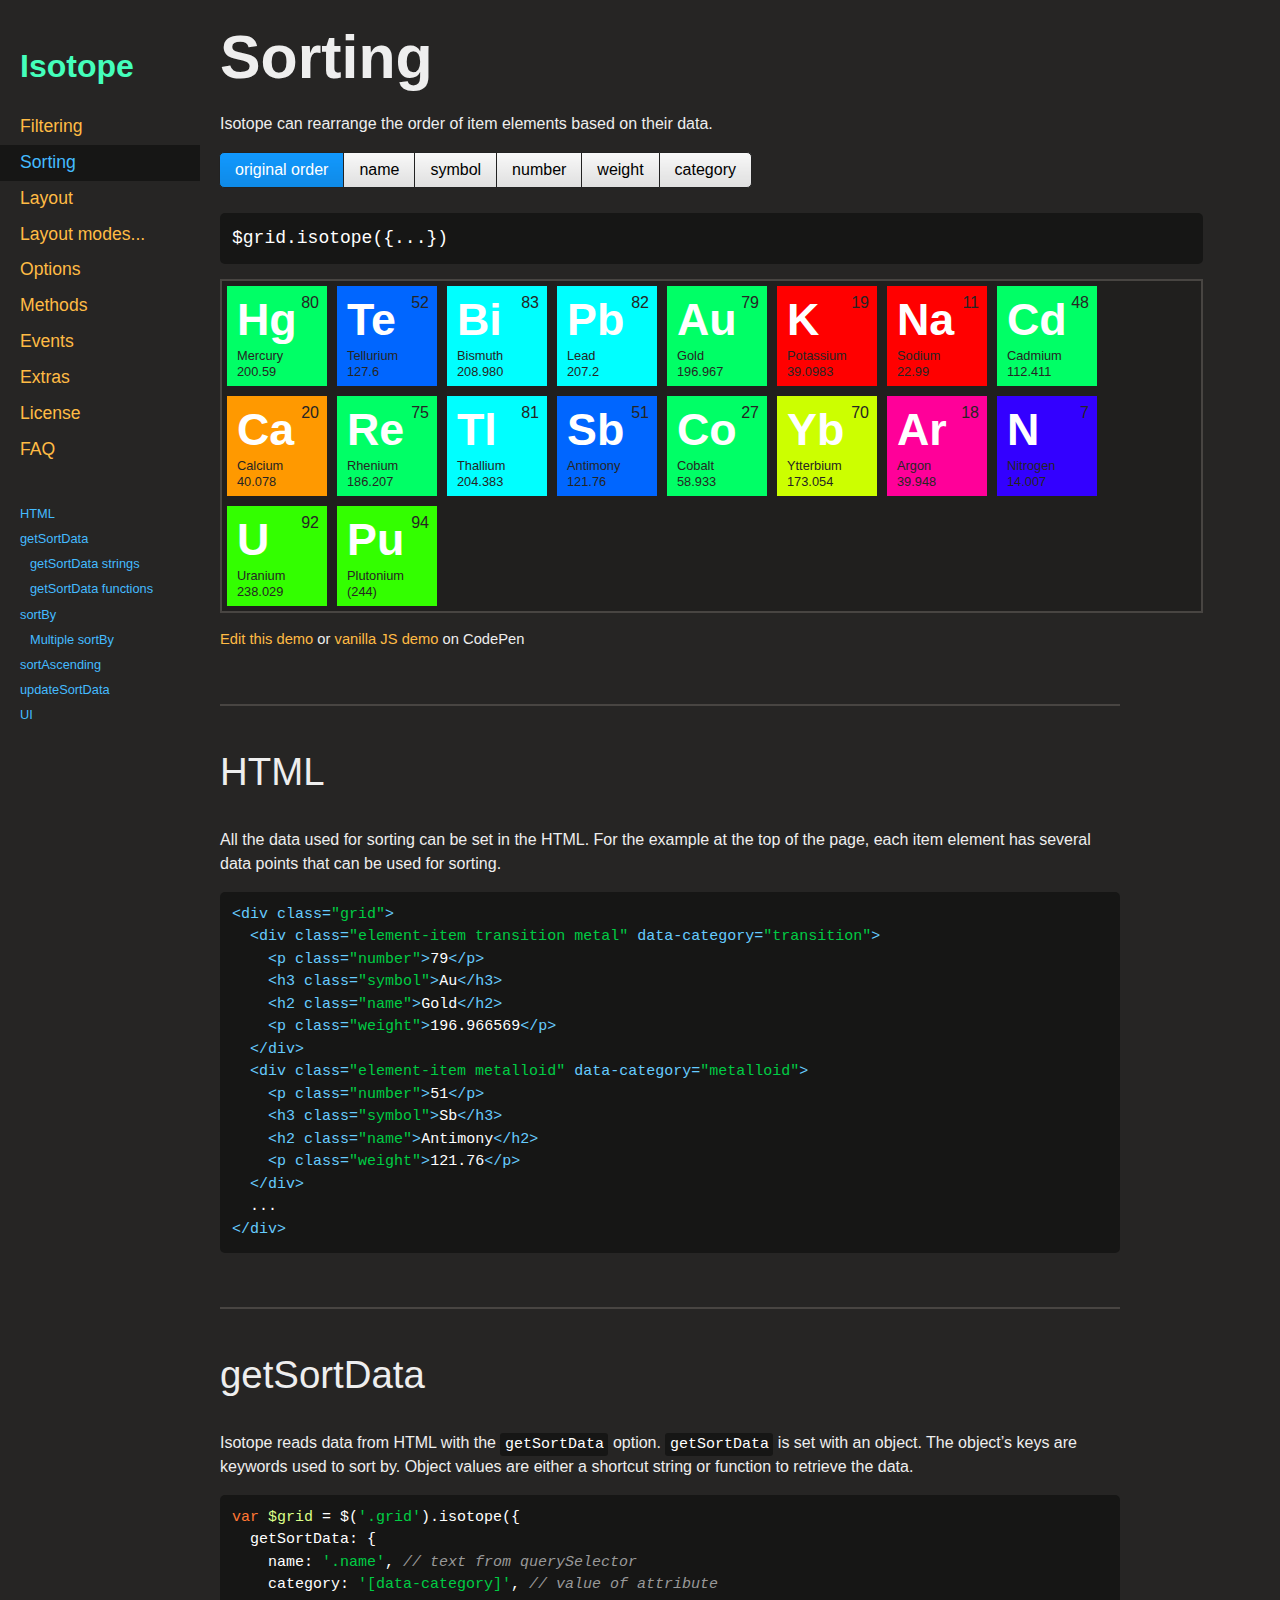
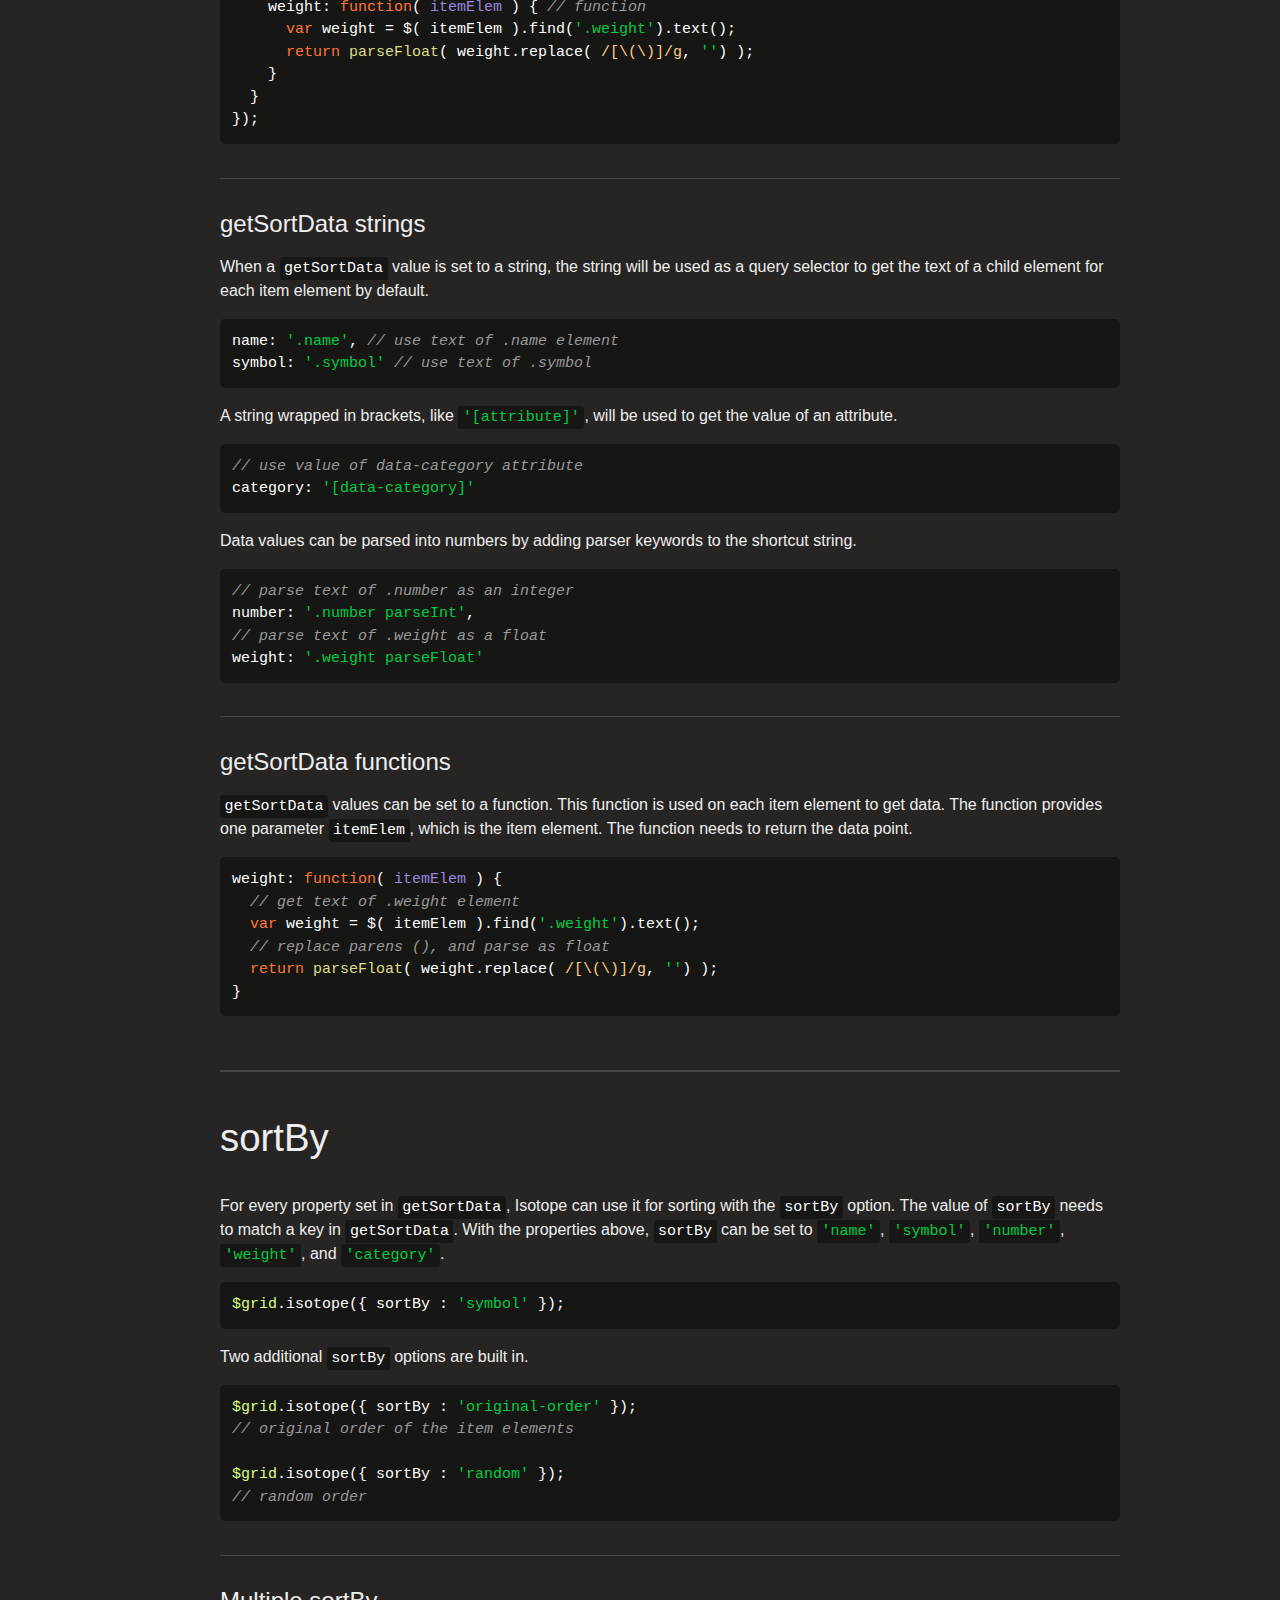
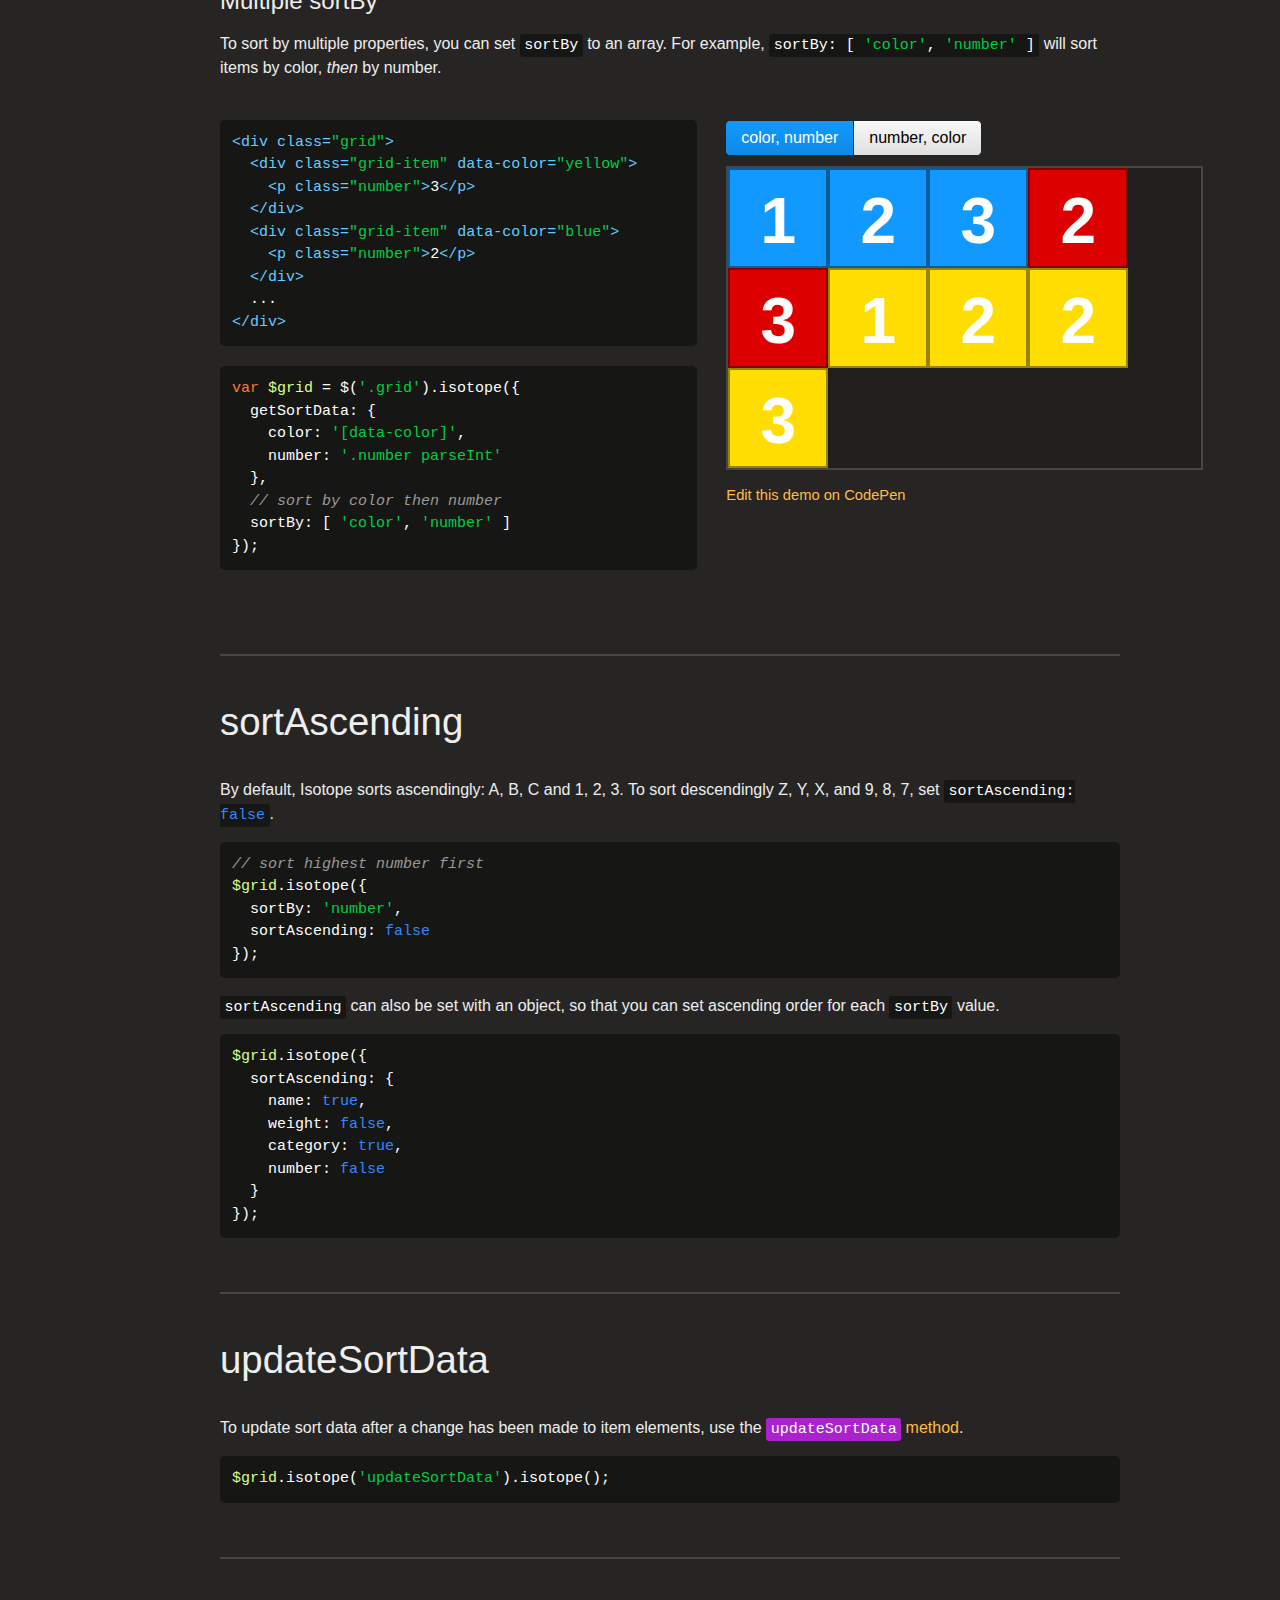
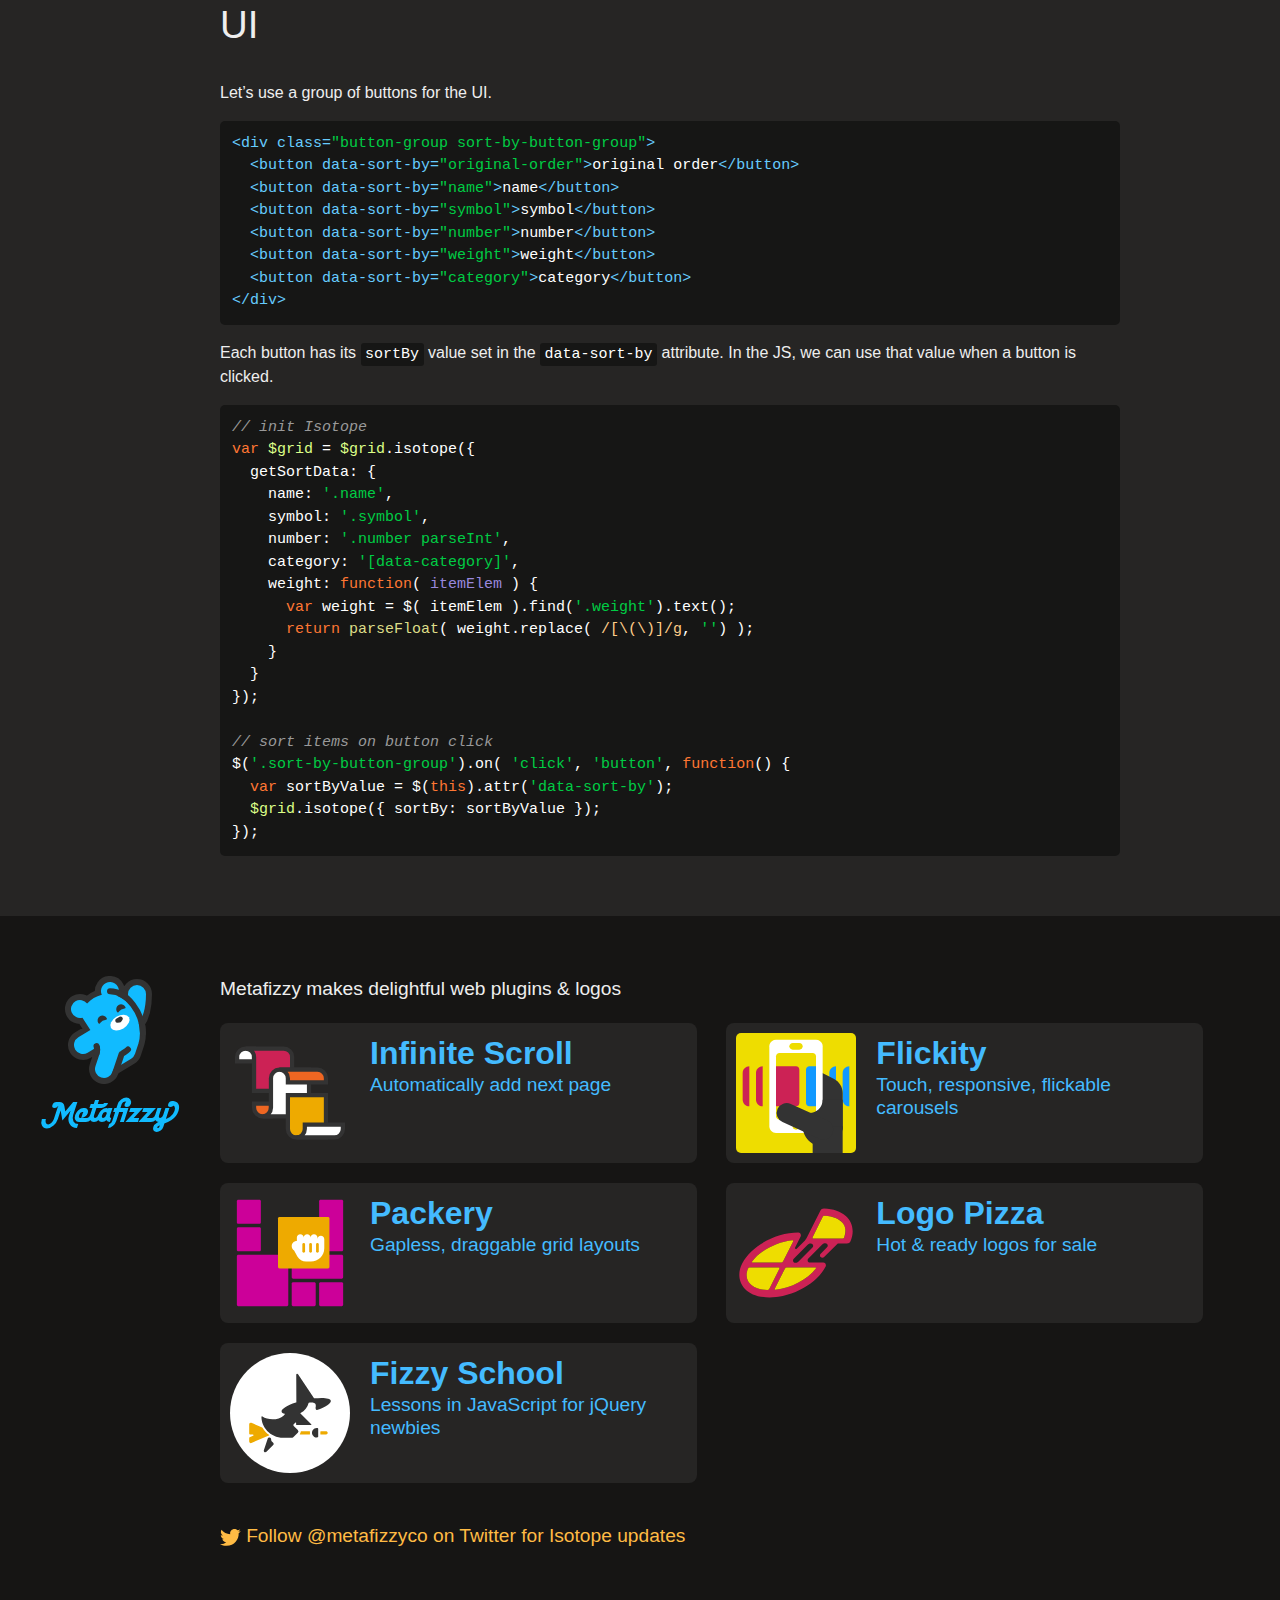
<file: public/vendor/isotope-docs/sorting.html>
<!doctype html>
<html class="export" lang="en">
<head>
  <meta charset="utf-8">
  <meta name="viewport" content="width=device-width">
  <meta name="description" content="Filter &amp; sort magical layouts">

  <title>Isotope &#xB7; Sorting</title>

    <!-- Isotope does not require any CSS files -->
    <link rel="stylesheet" href="css/isotope-docs.css?6" media="screen">

  <meta name="twitter:card" content="summary">
  <meta name="twitter:site" content="@metafizzyco">
  <meta name="twitter:url" content="https://isotope.metafizzy.co/sorting.html">
  <meta name="twitter:title" content="Isotope Sorting">
  <meta name="twitter:description" content="Filter &amp; sort magical layouts">

</head>
<body class="page--sorting">


  <div class="nav">
    <h1 class="nav__title"><a href=".">Isotope</a></h1>
  
    <ol class="site-nav">
      <li class="site-nav__item site-nav__item--filtering">
        <a class="site-nav__item__link" href="filtering.html">Filtering</a></li>
      <li class="site-nav__item site-nav__item--sorting">
        <a class="site-nav__item__link" href="sorting.html">Sorting</a></li>
      <li class="site-nav__item site-nav__item--layout ">
        <a class="site-nav__item__link" href="layout.html">Layout</a>
      </li>
      <li class="site-nav__item site-nav__item--layout-modes sub-nav-parent">
        <a class="site-nav__item__link" href="layout-modes.html">Layout modes</a>
        <ul class="sub-nav">
            <li class="sub-nav__item sub-nav__item--masonry">
              <a class="sub-nav__item__link" href="layout-modes/masonry.html">masonry</a></li>
            <li class="sub-nav__item sub-nav__item--fitrows">
              <a class="sub-nav__item__link" href="layout-modes/fitrows.html">fitRows</a></li>
            <li class="sub-nav__item sub-nav__item--vertical">
              <a class="sub-nav__item__link" href="layout-modes/vertical.html">vertical</a></li>
            <li class="sub-nav__item sub-nav__item--packery">
              <a class="sub-nav__item__link" href="layout-modes/packery.html">packery</a></li>
            <li class="sub-nav__item sub-nav__item--cellsbyrow">
              <a class="sub-nav__item__link" href="layout-modes/cellsbyrow.html">cellsByRow</a></li>
            <li class="sub-nav__item sub-nav__item--masonryhorizontal">
              <a class="sub-nav__item__link" href="layout-modes/masonryhorizontal.html">masonryHorizontal</a></li>
            <li class="sub-nav__item sub-nav__item--fitcolumns">
              <a class="sub-nav__item__link" href="layout-modes/fitcolumns.html">fitColumns</a></li>
            <li class="sub-nav__item sub-nav__item--cellsbycolumn">
              <a class="sub-nav__item__link" href="layout-modes/cellsbycolumn.html">cellsByColumn</a></li>
            <li class="sub-nav__item sub-nav__item--horiz">
              <a class="sub-nav__item__link" href="layout-modes/horiz.html">horiz</a></li>
        </ul>
      </li>
      <li class="site-nav__item site-nav__item--options">
        <a class="site-nav__item__link" href="options.html">Options</a></li>
      <li class="site-nav__item site-nav__item--methods">
        <a class="site-nav__item__link" href="methods.html">Methods</a></li>
      <li class="site-nav__item site-nav__item--events">
        <a class="site-nav__item__link" href="events.html">Events</a></li>
      <li class="site-nav__item site-nav__item--extras">
        <a class="site-nav__item__link" href="extras.html">Extras</a></li>
      <li class="site-nav__item site-nav__item--license">
        <a class="site-nav__item__link" href="license.html">License</a></li>
      <li class="site-nav__item site-nav__item--faq">
        <a class="site-nav__item__link" href="faq.html">FAQ</a></li>
    </ol>
  
    <ul class="page-nav" data-js="page-nav">
<li class="page-nav__item page-nav__item--h2"><a href="#html">HTML</a></li>
<li class="page-nav__item page-nav__item--h2"><a href="#getsortdata">getSortData</a></li>
<li class="page-nav__item page-nav__item--h3"><a href="#getsortdata-strings">getSortData strings</a></li>
<li class="page-nav__item page-nav__item--h3"><a href="#getsortdata-functions">getSortData functions</a></li>
<li class="page-nav__item page-nav__item--h2"><a href="#sortby">sortBy</a></li>
<li class="page-nav__item page-nav__item--h3"><a href="#multiple-sortby">Multiple sortBy</a></li>
<li class="page-nav__item page-nav__item--h2"><a href="#sortascending">sortAscending</a></li>
<li class="page-nav__item page-nav__item--h2"><a href="#updatesortdata">updateSortData</a></li>
<li class="page-nav__item page-nav__item--h2"><a href="#ui">UI</a></li>
</ul>
  </div>


  <div id="content" class="main">
    <div class="container">
        <h1>Sorting</h1>


<p>Isotope can rearrange the order of item elements based on their data.</p>

<div class="big-demo go-wide" data-js="sorting-demo">

  <div class="button-group sort-by-button-group js-radio-button-group">
    <button class="button is-checked" data-sort-by="original-order">original order</button>
    <button class="button" data-sort-by="name">name</button>
    <button class="button" data-sort-by="symbol">symbol</button>
    <button class="button" data-sort-by="number">number</button>
    <button class="button" data-sort-by="weight">weight</button>
    <button class="button" data-sort-by="category">category</button>
  </div>

  <pre class="code-display"><code>$grid.isotope({...})</code></pre>

  <div class="grid">
      <div class="element-item transition metal " data-category="transition">
        <h5 class="name">Mercury</h5>
        <p class="symbol">Hg</p>
        <p class="number">80</p>
        <p class="weight">200.59</p>
      </div>
      <div class="element-item metalloid " data-category="metalloid">
        <h5 class="name">Tellurium</h5>
        <p class="symbol">Te</p>
        <p class="number">52</p>
        <p class="weight">127.6</p>
      </div>
      <div class="element-item post-transition metal " data-category="post-transition">
        <h5 class="name">Bismuth</h5>
        <p class="symbol">Bi</p>
        <p class="number">83</p>
        <p class="weight">208.980</p>
      </div>
      <div class="element-item post-transition metal " data-category="post-transition">
        <h5 class="name">Lead</h5>
        <p class="symbol">Pb</p>
        <p class="number">82</p>
        <p class="weight">207.2</p>
      </div>
      <div class="element-item transition metal " data-category="transition">
        <h5 class="name">Gold</h5>
        <p class="symbol">Au</p>
        <p class="number">79</p>
        <p class="weight">196.967</p>
      </div>
      <div class="element-item alkali metal " data-category="alkali">
        <h5 class="name">Potassium</h5>
        <p class="symbol">K</p>
        <p class="number">19</p>
        <p class="weight">39.0983</p>
      </div>
      <div class="element-item alkali metal " data-category="alkali">
        <h5 class="name">Sodium</h5>
        <p class="symbol">Na</p>
        <p class="number">11</p>
        <p class="weight">22.99</p>
      </div>
      <div class="element-item transition metal " data-category="transition">
        <h5 class="name">Cadmium</h5>
        <p class="symbol">Cd</p>
        <p class="number">48</p>
        <p class="weight">112.411</p>
      </div>
      <div class="element-item alkaline-earth metal " data-category="alkaline-earth">
        <h5 class="name">Calcium</h5>
        <p class="symbol">Ca</p>
        <p class="number">20</p>
        <p class="weight">40.078</p>
      </div>
      <div class="element-item transition metal " data-category="transition">
        <h5 class="name">Rhenium</h5>
        <p class="symbol">Re</p>
        <p class="number">75</p>
        <p class="weight">186.207</p>
      </div>
      <div class="element-item post-transition metal " data-category="post-transition">
        <h5 class="name">Thallium</h5>
        <p class="symbol">Tl</p>
        <p class="number">81</p>
        <p class="weight">204.383</p>
      </div>
      <div class="element-item metalloid " data-category="metalloid">
        <h5 class="name">Antimony</h5>
        <p class="symbol">Sb</p>
        <p class="number">51</p>
        <p class="weight">121.76</p>
      </div>
      <div class="element-item transition metal " data-category="transition">
        <h5 class="name">Cobalt</h5>
        <p class="symbol">Co</p>
        <p class="number">27</p>
        <p class="weight">58.933</p>
      </div>
      <div class="element-item lanthanoid metal inner-transition " data-category="lanthanoid">
        <h5 class="name">Ytterbium</h5>
        <p class="symbol">Yb</p>
        <p class="number">70</p>
        <p class="weight">173.054</p>
      </div>
      <div class="element-item noble-gas nonmetal " data-category="noble-gas">
        <h5 class="name">Argon</h5>
        <p class="symbol">Ar</p>
        <p class="number">18</p>
        <p class="weight">39.948</p>
      </div>
      <div class="element-item diatomic nonmetal " data-category="diatomic">
        <h5 class="name">Nitrogen</h5>
        <p class="symbol">N</p>
        <p class="number">7</p>
        <p class="weight">14.007</p>
      </div>
      <div class="element-item actinoid metal inner-transition " data-category="actinoid">
        <h5 class="name">Uranium</h5>
        <p class="symbol">U</p>
        <p class="number">92</p>
        <p class="weight">238.029</p>
      </div>
      <div class="element-item actinoid metal inner-transition " data-category="actinoid">
        <h5 class="name">Plutonium</h5>
        <p class="symbol">Pu</p>
        <p class="number">94</p>
        <p class="weight">(244)</p>
      </div>
  </div>

  <p class="edit-demo">
      <a href="https://codepen.io/desandro/pen/lzCqe">Edit this demo</a>
      or <a href="https://codepen.io/desandro/pen/Wwabpr">vanilla JS demo</a> on CodePen
  </p>
</div>


<h2 id="html">HTML</h2>

<p>All the data used for sorting can be set in the HTML. For the example at the top of the page, each item element has several data points that can be used for sorting.</p>

<pre><code class="html"><span class="tag">&lt;<span class="name">div</span> <span class="attr">class</span>=<span class="string">&quot;grid&quot;</span>&gt;</span>
  <span class="tag">&lt;<span class="name">div</span> <span class="attr">class</span>=<span class="string">&quot;element-item transition metal&quot;</span> <span class="attr">data-category</span>=<span class="string">&quot;transition&quot;</span>&gt;</span>
    <span class="tag">&lt;<span class="name">p</span> <span class="attr">class</span>=<span class="string">&quot;number&quot;</span>&gt;</span>79<span class="tag">&lt;/<span class="name">p</span>&gt;</span>
    <span class="tag">&lt;<span class="name">h3</span> <span class="attr">class</span>=<span class="string">&quot;symbol&quot;</span>&gt;</span>Au<span class="tag">&lt;/<span class="name">h3</span>&gt;</span>
    <span class="tag">&lt;<span class="name">h2</span> <span class="attr">class</span>=<span class="string">&quot;name&quot;</span>&gt;</span>Gold<span class="tag">&lt;/<span class="name">h2</span>&gt;</span>
    <span class="tag">&lt;<span class="name">p</span> <span class="attr">class</span>=<span class="string">&quot;weight&quot;</span>&gt;</span>196.966569<span class="tag">&lt;/<span class="name">p</span>&gt;</span>
  <span class="tag">&lt;/<span class="name">div</span>&gt;</span>
  <span class="tag">&lt;<span class="name">div</span> <span class="attr">class</span>=<span class="string">&quot;element-item metalloid&quot;</span> <span class="attr">data-category</span>=<span class="string">&quot;metalloid&quot;</span>&gt;</span>
    <span class="tag">&lt;<span class="name">p</span> <span class="attr">class</span>=<span class="string">&quot;number&quot;</span>&gt;</span>51<span class="tag">&lt;/<span class="name">p</span>&gt;</span>
    <span class="tag">&lt;<span class="name">h3</span> <span class="attr">class</span>=<span class="string">&quot;symbol&quot;</span>&gt;</span>Sb<span class="tag">&lt;/<span class="name">h3</span>&gt;</span>
    <span class="tag">&lt;<span class="name">h2</span> <span class="attr">class</span>=<span class="string">&quot;name&quot;</span>&gt;</span>Antimony<span class="tag">&lt;/<span class="name">h2</span>&gt;</span>
    <span class="tag">&lt;<span class="name">p</span> <span class="attr">class</span>=<span class="string">&quot;weight&quot;</span>&gt;</span>121.76<span class="tag">&lt;/<span class="name">p</span>&gt;</span>
  <span class="tag">&lt;/<span class="name">div</span>&gt;</span>
  ...
<span class="tag">&lt;/<span class="name">div</span>&gt;</span>
</code></pre>


<h2 id="getsortdata">getSortData</h2>

<p>Isotope reads data from HTML with the <code>getSortData</code> option. <code>getSortData</code> is set with an object. The object&#x2019;s keys are keywords used to sort by. Object values are either a shortcut string or function to retrieve the data.</p>

<pre><code class="js"><span class="keyword">var</span> <span class="jquery_var">$grid</span> = $(<span class="string">&apos;.grid&apos;</span>).isotope({
  <span class="attr">getSortData</span>: {
    <span class="attr">name</span>: <span class="string">&apos;.name&apos;</span>, <span class="comment">// text from querySelector</span>
    category: <span class="string">&apos;[data-category]&apos;</span>, <span class="comment">// value of attribute</span>
    weight: <span class="function"><span class="keyword">function</span>(<span class="params"> itemElem </span>) </span>{ <span class="comment">// function</span>
      <span class="keyword">var</span> weight = $( itemElem ).find(<span class="string">&apos;.weight&apos;</span>).text();
      <span class="keyword">return</span> <span class="built_in">parseFloat</span>( weight.replace( <span class="regexp">/[\(\)]/g</span>, <span class="string">&apos;&apos;</span>) );
    }
  }
});
</code></pre>


<h3 id="getsortdata-strings">getSortData strings</h3>

<p>When a <code>getSortData</code> value is set to a string, the string will be used as a query selector to get the text of a child element for each item element by default.</p>

<pre><code class="js">name: <span class="string">&apos;.name&apos;</span>, <span class="comment">// use text of .name element</span>
symbol: <span class="string">&apos;.symbol&apos;</span> <span class="comment">// use text of .symbol</span>
</code></pre>

<p>A string wrapped in brackets, like <code><span class="string">&apos;[attribute]&apos;</span></code>, will be used to get the value of an attribute.</p>

<pre><code class="js"><span class="comment">// use value of data-category attribute</span>
category: <span class="string">&apos;[data-category]&apos;</span>
</code></pre>

<p>Data values can be parsed into numbers by adding parser keywords to the shortcut string.</p>

<pre><code class="js"><span class="comment">// parse text of .number as an integer</span>
number: <span class="string">&apos;.number parseInt&apos;</span>,
<span class="comment">// parse text of .weight as a float</span>
weight: <span class="string">&apos;.weight parseFloat&apos;</span>
</code></pre>


<h3 id="getsortdata-functions">getSortData functions</h3>

<p><code>getSortData</code> values can be set to a function. This function is used on each item element to get data. The function provides one parameter <code>itemElem</code>, which is the item element. The function needs to return the data point.</p>

<pre><code class="js">weight: <span class="function"><span class="keyword">function</span>(<span class="params"> itemElem </span>) </span>{
  <span class="comment">// get text of .weight element</span>
  <span class="keyword">var</span> weight = $( itemElem ).find(<span class="string">&apos;.weight&apos;</span>).text();
  <span class="comment">// replace parens (), and parse as float</span>
  <span class="keyword">return</span> <span class="built_in">parseFloat</span>( weight.replace( <span class="regexp">/[\(\)]/g</span>, <span class="string">&apos;&apos;</span>) );
}
</code></pre>


<h2 id="sortby">sortBy</h2>

<p>For every property set in <code>getSortData</code>, Isotope can use it for sorting with the <code>sortBy</code> option. The value of <code>sortBy</code> needs to match a key in <code>getSortData</code>. With the properties above, <code>sortBy</code> can be set to
  <code><span class="string">&apos;name&apos;</span></code>,
  <code><span class="string">&apos;symbol&apos;</span></code>,
  <code><span class="string">&apos;number&apos;</span></code>,
  <code><span class="string">&apos;weight&apos;</span></code>, and
  <code><span class="string">&apos;category&apos;</span></code>.
</p>

<pre><code class="js"><span class="jquery_var">$grid</span>.isotope({ <span class="attr">sortBy</span> : <span class="string">&apos;symbol&apos;</span> });
</code></pre>

<p>Two additional <code>sortBy</code> options are built in.</p>

<pre><code class="js"><span class="jquery_var">$grid</span>.isotope({ <span class="attr">sortBy</span> : <span class="string">&apos;original-order&apos;</span> });
<span class="comment">// original order of the item elements</span>

<span class="jquery_var">$grid</span>.isotope({ <span class="attr">sortBy</span> : <span class="string">&apos;random&apos;</span> });
<span class="comment">// random order</span>
</code></pre>


<h3 id="multiple-sortby">Multiple sortBy</h3>

<p>To sort by multiple properties, you can set <code>sortBy</code> to an array. For example, <code>sortBy: [ <span class="string">&apos;color&apos;</span>, <span class="string">&apos;number&apos;</span> ]</code> will sort items by color, <em>then</em> by number.</p>

<div class="duo example go-wide">
  <div class="duo__cell example__code">
<pre><code class="html"><span class="tag">&lt;<span class="name">div</span> <span class="attr">class</span>=<span class="string">&quot;grid&quot;</span>&gt;</span>
  <span class="tag">&lt;<span class="name">div</span> <span class="attr">class</span>=<span class="string">&quot;grid-item&quot;</span> <span class="attr">data-color</span>=<span class="string">&quot;yellow&quot;</span>&gt;</span>
    <span class="tag">&lt;<span class="name">p</span> <span class="attr">class</span>=<span class="string">&quot;number&quot;</span>&gt;</span>3<span class="tag">&lt;/<span class="name">p</span>&gt;</span>
  <span class="tag">&lt;/<span class="name">div</span>&gt;</span>
  <span class="tag">&lt;<span class="name">div</span> <span class="attr">class</span>=<span class="string">&quot;grid-item&quot;</span> <span class="attr">data-color</span>=<span class="string">&quot;blue&quot;</span>&gt;</span>
    <span class="tag">&lt;<span class="name">p</span> <span class="attr">class</span>=<span class="string">&quot;number&quot;</span>&gt;</span>2<span class="tag">&lt;/<span class="name">p</span>&gt;</span>
  <span class="tag">&lt;/<span class="name">div</span>&gt;</span>
  ...
<span class="tag">&lt;/<span class="name">div</span>&gt;</span>
</code></pre>

<pre><code class="js"><span class="keyword">var</span> <span class="jquery_var">$grid</span> = $(<span class="string">&apos;.grid&apos;</span>).isotope({
  <span class="attr">getSortData</span>: {
    <span class="attr">color</span>: <span class="string">&apos;[data-color]&apos;</span>,
    <span class="attr">number</span>: <span class="string">&apos;.number parseInt&apos;</span>
  },
  <span class="comment">// sort by color then number</span>
  sortBy: [ <span class="string">&apos;color&apos;</span>, <span class="string">&apos;number&apos;</span> ]
});
</code></pre>
  </div>

  <div class="duo__cell example__demo" data-js="multiple-sort-by">
  
    <div class="button-group js-radio-button-group">
      <button class="button is-checked" data-sort-by="color,number">color, number</button>
      <button class="button" data-sort-by="number,color">number, color</button>
    </div>
  
    <div class="grid">
      <div class="grid-multi-item" data-color="yellow">
        <p class="number">3</p>
      </div>
      <div class="grid-multi-item" data-color="blue">
        <p class="number">2</p>
      </div>
      <div class="grid-multi-item" data-color="blue">
        <p class="number">1</p>
      </div>
      <div class="grid-multi-item" data-color="yellow">
        <p class="number">1</p>
      </div>
      <div class="grid-multi-item" data-color="yellow">
        <p class="number">2</p>
      </div>
      <div class="grid-multi-item" data-color="blue">
        <p class="number">3</p>
      </div>
      <div class="grid-multi-item" data-color="yellow">
        <p class="number">2</p>
      </div>
      <div class="grid-multi-item" data-color="red">
        <p class="number">2</p>
      </div>
      <div class="grid-multi-item" data-color="red">
        <p class="number">3</p>
      </div>
    </div>
  
    <p class="edit-demo">
        <a href="https://codepen.io/desandro/pen/sxAJL">Edit this demo on CodePen</a>
    </p>
  </div>

</div>


<h2 id="sortascending">sortAscending</h2>

<p>By default, Isotope sorts ascendingly: A, B, C and 1, 2, 3. To sort descendingly Z, Y, X, and 9, 8, 7, set <code>sortAscending: <span class="literal">false</span></code>.</p>

<pre><code class="js"><span class="comment">// sort highest number first</span>
<span class="jquery_var">$grid</span>.isotope({
  <span class="attr">sortBy</span>: <span class="string">&apos;number&apos;</span>,
  <span class="attr">sortAscending</span>: <span class="literal">false</span>
});
</code></pre>

<p><code>sortAscending</code> can also be set with an object, so that you can set ascending order for each <code>sortBy</code> value.</p>

<pre><code class="js"><span class="jquery_var">$grid</span>.isotope({
  <span class="attr">sortAscending</span>: {
    <span class="attr">name</span>: <span class="literal">true</span>,
    <span class="attr">weight</span>: <span class="literal">false</span>,
    <span class="attr">category</span>: <span class="literal">true</span>,
    <span class="attr">number</span>: <span class="literal">false</span>
  }
});
</code></pre>


<h2 id="updatesortdata">updateSortData</h2>

<p>To update sort data after a change has been made to item elements, use the <a href="methods.html#updatesortdata"><code>updateSortData</code> method</a>.</p>

<pre><code class="js"><span class="jquery_var">$grid</span>.isotope(<span class="string">&apos;updateSortData&apos;</span>).isotope();
</code></pre>


<h2 id="ui">UI</h2>

<p>Let&#x2019;s use a group of buttons for the UI.</p>

<pre><code class="html"><span class="tag">&lt;<span class="name">div</span> <span class="attr">class</span>=<span class="string">&quot;button-group sort-by-button-group&quot;</span>&gt;</span>
  <span class="tag">&lt;<span class="name">button</span> <span class="attr">data-sort-by</span>=<span class="string">&quot;original-order&quot;</span>&gt;</span>original order<span class="tag">&lt;/<span class="name">button</span>&gt;</span>
  <span class="tag">&lt;<span class="name">button</span> <span class="attr">data-sort-by</span>=<span class="string">&quot;name&quot;</span>&gt;</span>name<span class="tag">&lt;/<span class="name">button</span>&gt;</span>
  <span class="tag">&lt;<span class="name">button</span> <span class="attr">data-sort-by</span>=<span class="string">&quot;symbol&quot;</span>&gt;</span>symbol<span class="tag">&lt;/<span class="name">button</span>&gt;</span>
  <span class="tag">&lt;<span class="name">button</span> <span class="attr">data-sort-by</span>=<span class="string">&quot;number&quot;</span>&gt;</span>number<span class="tag">&lt;/<span class="name">button</span>&gt;</span>
  <span class="tag">&lt;<span class="name">button</span> <span class="attr">data-sort-by</span>=<span class="string">&quot;weight&quot;</span>&gt;</span>weight<span class="tag">&lt;/<span class="name">button</span>&gt;</span>
  <span class="tag">&lt;<span class="name">button</span> <span class="attr">data-sort-by</span>=<span class="string">&quot;category&quot;</span>&gt;</span>category<span class="tag">&lt;/<span class="name">button</span>&gt;</span>
<span class="tag">&lt;/<span class="name">div</span>&gt;</span>
</code></pre>

<p>Each button has its <code>sortBy</code> value set in the <code>data-sort-by</code> attribute. In the JS, we can use that value when a button is clicked.</p>

<pre><code class="js"><span class="comment">// init Isotope</span>
<span class="keyword">var</span> <span class="jquery_var">$grid</span> = <span class="jquery_var">$grid</span>.isotope({
  <span class="attr">getSortData</span>: {
    <span class="attr">name</span>: <span class="string">&apos;.name&apos;</span>,
    <span class="attr">symbol</span>: <span class="string">&apos;.symbol&apos;</span>,
    <span class="attr">number</span>: <span class="string">&apos;.number parseInt&apos;</span>,
    <span class="attr">category</span>: <span class="string">&apos;[data-category]&apos;</span>,
    <span class="attr">weight</span>: <span class="function"><span class="keyword">function</span>(<span class="params"> itemElem </span>) </span>{
      <span class="keyword">var</span> weight = $( itemElem ).find(<span class="string">&apos;.weight&apos;</span>).text();
      <span class="keyword">return</span> <span class="built_in">parseFloat</span>( weight.replace( <span class="regexp">/[\(\)]/g</span>, <span class="string">&apos;&apos;</span>) );
    }
  }
});

<span class="comment">// sort items on button click</span>
$(<span class="string">&apos;.sort-by-button-group&apos;</span>).on( <span class="string">&apos;click&apos;</span>, <span class="string">&apos;button&apos;</span>, <span class="function"><span class="keyword">function</span>(<span class="params"></span>) </span>{
  <span class="keyword">var</span> sortByValue = $(<span class="keyword">this</span>).attr(<span class="string">&apos;data-sort-by&apos;</span>);
  <span class="jquery_var">$grid</span>.isotope({ <span class="attr">sortBy</span>: sortByValue });
});
</code></pre>

    </div>
  </div>

  <footer class="site-footer">
  
    <div class="container">
  
      <p class="site-footer__copy">Metafizzy makes delightful web plugins &amp; logos</p>
  
      <div class="showcase">
      
        <ul class="showcase-item-list">
      
            <li class="showcase-item">
              <a class="showcase-item__link" href="https://infinite-scroll.com">
                <div class="showcase-item__image">
                    <svg class="infinite-scroll-illo" xmlns="http://www.w3.org/2000/svg" viewbox="0 0 520 520" width="200" height="200">
                      <path class="infinite-scroll-illo__page infinite-scroll-illo__page--back" d="M90,110H10V90c0-22,18-40,40-40h40V110z"/>
                      <path class="infinite-scroll-illo__page infinite-scroll-illo__page--front1" d="M270,90L270,90c0-22-18-40-40-40h0H50h0c22,0,40,18,40,40v0v0v160h180V90z"/>
                      <path class="infinite-scroll-illo__page infinite-scroll-illo__page--front2" d="M170,330v-20H90v20v0c0,22,18,40,40,40h0h40V330z"/>
                      <path class="infinite-scroll-illo__page infinite-scroll-illo__page--back" d="M350,150H210c-22,0-40,18-40,40v140v0c0,22-18,40-40,40h0h220V150z"/>
                      <path class="infinite-scroll-illo__page infinite-scroll-illo__page--front3" d="M430,470V270H250v160c0,22,18,40,40,40H430z"/>
                      <path class="infinite-scroll-illo__page infinite-scroll-illo__page--front2" d="M250,190v20h180v-20c0-22-18-40-40-40H210h0C232,150,250,168,250,190L250,190z"/>
                      <path class="infinite-scroll-illo__page infinite-scroll-illo__page--back" d="M330,410v20v0c0,22-18,40-40,40h0h180c22,0,40-18,40-40v-20H330z"/>
                    </svg>
                </div>
                <div class="showcase-item__text">
                  <h3 class="showcase-item__title">Infinite Scroll</h3>
                  <p class="showcase-item__description">Automatically add next page</p>
                </div>
              </a>
            </li>
      
            <li class="showcase-item">
              <a class="showcase-item__link" href="https://flickity.metafizzy.co">
                <div class="showcase-item__image">
                    <svg class="flickity-illo" xmlns="http://www.w3.org/2000/svg" viewbox="0 0 360 360" width="100" height="100">
                      <path class="flickity-illo__color1" fill="#19F" d="M300 220L300 220c-11 0-20-9-20-20v-80c0-11 9-20 20-20h0V220z"/>
                      <path class="flickity-illo__color1" fill="#19F" d="M340 220L340 220c-11 0-20-9-20-20v-80c0-11 9-20 20-20h0V220z"/>
                      <path class="flickity-illo__color2" fill="#333" d="M320 290V180c0-18-10-35-27-43L240 110v180H320z"/>
                      <path class="flickity-illo__color3" fill="white" d="M240 300H120c-11 0-20-9-20-20V40c0-11 9-20 20-20h120c11 0 20 9 20 20v240C260 291 251 300 240 300z"/>
                      <path class="flickity-illo__color4" fill="#ED0" d="M230 260H130c-6 0-10-5-10-10V70c0-6 5-10 10-10h100c6 0 10 5 10 10v180 C240 256 236 260 230 260z"/>
                      <path class="flickity-illo__color2" fill="#333" d="M260 200h60v81c0 32-26 59-59 59h0c-34 0-61-27-61-61V240h20 C242 240 260 222 260 200L260 200z"/>
                      <path class="flickity-illo__color5" fill="#C25" d="M180 220h-60V100h60c6 0 10 5 10 10v100C190 216 186 220 180 220z"/>
                      <path class="flickity-illo__color1" fill="#19F" d="M240 220h-20c-6 0-10-5-10-10V110c0-6 5-10 10-10h20V220z"/>
                      <rect class="flickity-illo__color2" fill="#333" x="230" y="280" width="90" height="80"/>
                      <circle class="flickity-illo__color4" fill="#ED0" cx="180" cy="280" r="10"/>
                      <line class="flickity-illo__thumb" stroke="#333" stroke-width="60" stroke-linecap="round" x1="262" y1="290" x2="152" y2="240"/>
                      <path class="flickity-illo__color4" fill="#ED0" d="M190 50h-20c-6 0-10-5-10-10v0c0-6 5-10 10-10h20c6 0 10 5 10 10v0C200 46 196 50 190 50z"/>
                      <path class="flickity-illo__color5" fill="#C25" d="M80 220L80 220c-11 0-20-9-20-20v-80c0-11 9-20 20-20h0V220z"/>
                      <path class="flickity-illo__color5" fill="#C25" d="M40 220L40 220c-11 0-20-9-20-20v-80c0-11 9-20 20-20h0V220z"/>
                    </svg>
                </div>
                <div class="showcase-item__text">
                  <h3 class="showcase-item__title">Flickity</h3>
                  <p class="showcase-item__description">Touch, responsive, flickable carousels</p>
                </div>
              </a>
            </li>
      
            <li class="showcase-item">
              <a class="showcase-item__link" href="https://packery.metafizzy.co">
                <div class="showcase-item__image">
                    <svg class="packery-illo" xmlns="http://www.w3.org/2000/svg" viewbox="0 0 700 700" width="100" height="100">
                      <path class="packery-illo__item" fill="#C09" d="M172 180H48c-4 0-8-4-8-8V48c0-4 4-8 8-8h124c4 0 8 4 8 8v124C180 176 176 180 172 180z"/>
                      <path class="packery-illo__item" fill="#C09" d="M172 340H48c-4 0-8-4-8-8V208c0-4 4-8 8-8h124c4 0 8 4 8 8v124C180 336 176 340 172 340z"/>
                      <path class="packery-illo__item" fill="#C09" d="M492 660H368c-4 0-8-4-8-8V528c0-4 4-8 8-8h124c4 0 8 4 8 8v124C500 656 496 660 492 660z"/>
                      <path class="packery-illo__item" fill="#C09" d="M652 660H528c-4 0-8-4-8-8V528c0-4 4-8 8-8h124c4 0 8 4 8 8v124C660 656 656 660 652 660z"/>
                      <path class="packery-illo__item" fill="#C09" d="M652 500H368c-4 0-8-4-8-8V368c0-4 4-8 8-8h284c4 0 8 4 8 8v124C660 496 656 500 652 500z"/>
                      <path class="packery-illo__item" fill="#C09" d="M332 660H48c-4 0-8-4-8-8V368c0-4 4-8 8-8h284c4 0 8 4 8 8v284C340 656 336 660 332 660z"/>
                      <path class="packery-illo__item" fill="#C09" d="M652 340H528c-4 0-8-4-8-8V48c0-4 4-8 8-8h124c4 0 8 4 8 8v284C660 336 656 340 652 340z"/>
                      <path class="packery-illo__draggie" fill="#EA0" d="M572 440H288c-4 0-8-4-8-8V148c0-4 4-8 8-8h284c4 0 8 4 8 8v284C580 436 576 440 572 440z"/>
                      <g>
                        <path class="packery-illo__hand" fill="white" d="M530 250c-11 0-20 9-20 20v-10c0-11-9-20-20-20s-20 9-20 20c0-11-9-20-20-20s-20 9-20 20c0-11-9-20-20-20
                          s-20 9-20 20v20c-17 0-30 13-30 30c0 11 6 20 14 25l19 35c10 18 30 30 51 30h28
                          c43 0 78-35 78-78V270C550 259 541 250 530 250z"/>
                        <line class="packery-illo__hand-line" stroke="#EA0" fill="none" stroke-width="16" stroke-linecap="round" x1="430" y1="300" x2="430" y2="340"/>
                        <line class="packery-illo__hand-line" stroke="#EA0" fill="none" stroke-width="16" stroke-linecap="round" x1="470" y1="300" x2="470" y2="340"/>
                        <line class="packery-illo__hand-line" stroke="#EA0" fill="none" stroke-width="16" stroke-linecap="round" x1="510" y1="300" x2="510" y2="340"/>
                      </g>
                    </svg>
                </div>
                <div class="showcase-item__text">
                  <h3 class="showcase-item__title">Packery</h3>
                  <p class="showcase-item__description">Gapless, draggable grid layouts</p>
                </div>
              </a>
            </li>
      
            <li class="showcase-item">
              <a class="showcase-item__link" href="http://logo.pizza">
                <div class="showcase-item__image">
                    <svg class="logo-pizza-illo" xmlns="http://www.w3.org/2000/svg" viewbox="0 0 700 700" width="100" height="100">
                      <path class="logo-pizza-illo__outline" fill="#C25" d="M513 91c-9-0-17 5-21 12l-80 160c-3 5-6 10-11 15l-47 47
                        c-5 5-12-1-9-7l32-64c5-11-2-23-14-23h-0c-121 0-268 70-327 180
                        C-9 497 35 609 196 609c138 0 279-85 327-180v0c5-11-2-23-14-23h-77c-13 0-19-15-10-24
                        l81-81c5-5 11-8 18-8l0 0c13 0 19 15 10 24L494 354c-6 6-6 14 0 20c3 3 6 4 10 4
                        c4 0 7-1 10-4l80-80h53c9 0 17-5 21-13C707 190 656 97 513 91z M334 281l-59 117
                        c-2 5-7 8-13 8H97c-4 0-6-4-3-7c49-64 143-114 236-124C333 275 335 278 334 281z
                         M70 441c2-4 6-7 10-7h168c4 0 7 4 5 8l-59 118c-2 4-6 6-11 6
                        C106 565 38 521 70 441z M466 441c-49 64-143 114-236 124c-3 0-6-3-4-6l59-117
                        c2-5 7-8 13-8h166C466 434 468 438 466 441z M446 318l-81 81c-5 5-11 8-18 8l0 0
                        c-13 0-19-15-10-24l81-81c5-5 11-8 18-8l0 0C449 294 455 309 446 318z M447 258L506 139
                        c2-4 6-7 11-6c101 7 140 60 114 126c-2 4-6 7-10 7H452C448 266 445 262 447 258z"/>
                      <path class="logo-pizza-illo__slice" fill="#ED0" d="M334 281l-59 117c-2 5-7 8-13 8H97c-4 0-6-4-3-7
                        c49-64 143-114 236-124C333 275 335 278 334 281z"/>
                      <path class="logo-pizza-illo__slice" fill="#ED0" d="M70 441c2-4 6-7 10-7h168c4 0 7 4 5 8l-59 118c-2 4-6 6-11 6
                        C106 565 38 521 70 441z"/>
                      <path class="logo-pizza-illo__slice" fill="#ED0" d="M466 441c-49 64-143 114-236 124c-3 0-6-3-4-6l59-117
                        c2-5 7-8 13-8h166C466 434 468 438 466 441z"/>
                      <path class="logo-pizza-illo__slice" fill="#ED0" d="M447 258L506 139c2-4 6-7 11-6c101 7 140 60 114 126c-2 4-6 7-10 7H452
                        C448 266 445 262 447 258z"/>
                    </svg>
                </div>
                <div class="showcase-item__text">
                  <h3 class="showcase-item__title">Logo Pizza</h3>
                  <p class="showcase-item__description">Hot &amp; ready logos for sale</p>
                </div>
              </a>
            </li>
      
            <li class="showcase-item">
              <a class="showcase-item__link" href="http://fizzy.school">
                <div class="showcase-item__image">
                    <svg class="witchie-logo" xmlns="http://www.w3.org/2000/svg" viewbox="0 0 1000 1000" width="200" height="200">
                      <circle class="witchie-logo__moon" fill="white" cx="500" cy="500" r="500"/>
                      <path class="witchie-logo__broom" fill="#EA0" d="M582 675a35 35 0 0 0 8-20 3 3 0 0 1 3-2h71a3 3 0 0 1 3 3 59 59 0 0 0 0 20 3 3 0 0 1-3 3h-79A3 3 0 0 1 582 675Zm219 4a13 13 0 0 0 13-14c-1-7-7-12-14-12h-44a3 3 0 0 0-3 3v21a3 3 0 0 0 3 3ZM299 660a203 203 0 0 1-27-36 8 8 0 0 0-4-3L178 582a13 13 0 0 0-18 12v77a8 8 0 0 0 8 8h22a5 5 0 0 1 2 10L164 703a8 8 0 0 0-4 7v28a13 13 0 0 0 18 12l146-63a3 3 0 0 0 1-5A197 197 0 0 1 299 660Z"/>
                      <path class="witchie-logo__dress" fill="#333" d="M326 705h4a13 13 0 0 1 13 13v8a13 13 0 0 0 4 9l13 13a13 13 0 0 1 0 19l-56 56c-10 10-26-0-22-13L314 714A13 13 0 0 1 326 705Zm397-79c-27 0-47 26-37 54 3 7 11 16 17 19a42 42 0 0 0 19 5 38 38 0 0 0 7-1 8 8 0 0 0 6-8v-62a8 8 0 0 0-6-8 38 38 0 0 0-7-1M840 397c-3-15-33-23-77-23a521 521 0 0 0-59 4 5 5 0 0 1-5-2L567 177a8 8 0 0 0-7-4 8 8 0 0 0-8 8l1 227a5 5 0 0 1-4 5c-74 24-123 55-119 76 2 8 11 14 26 18a3 3 0 0 1 1 4l-11 11c-20 20-56 30-92 30-31 0-63-8-84-23a5 5 0 0 0-3-1 5 5 0 0 0-5 5c0 78 68 173 183 173h75a10 10 0 0 0 7-3l38-38a16 16 0 0 0 0-23l-34-34a10 10 0 0 1 0-14l15-15a3 3 0 0 1 5 2v15a5 5 0 0 0 5 5H674a4 4 0 0 0 3-7l-90-90a3 3 0 0 1 1-4c34-19 59-49 67-84a3 3 0 0 1 2-2c6-1 12-1 17-1 22 0 37 5 39 14 1 6 3 11 2 17-5 17 1 31 8 31a6 6 0 0 0 2-0C797 448 845 419 840 397Z"/>
                    </svg>
                </div>
                <div class="showcase-item__text">
                  <h3 class="showcase-item__title">Fizzy School</h3>
                  <p class="showcase-item__description">Lessons in JavaScript for jQuery newbies</p>
                </div>
              </a>
            </li>
      
        </ul> 
      
      </div>
  
      <p class="site-footer__copy">
        <a href="https://twitter.com/metafizzyco">
          <svg class="twitter-logo" xmlns="http://www.w3.org/2000/svg" viewbox="0 0 512 512" width="30" height="30">
            <path d="M512 97c-19 8-39 14-60 16 22-13 38-34 46-58-20 12-43 21-67 25-19-19-46-32-77-32-58 0-117 52-102 129-87-4-165-46-216-110-24 40-19 107 32 140-17 0-33-5-48-13v1c0 51 36 93 84 103-15 4-34 5-47 2 13 42 52 72 98 73-47 36-96 49-155 44 46 30 102 47 161 47 197 0 306-168 299-312 20-15 38-34 52-55z"/>
          </svg>
          Follow @metafizzyco on Twitter for Isotope updates
        </a>
      </p>
  
      <div class="mfzy-brand">
        <a class="mfzy-brand__link" href="https://metafizzy.co">
          <svg class="mfzy-logo" xmlns="http://www.w3.org/2000/svg" xmlns:xlink="http://www.w3.org/1999/xlink" viewbox="0 0 144 144" width="36" height="36">
            <title>Metafizzy logo</title>
            <defs>
              <path id="mfzy-logo__body" d="M 120 24 a 12 12 0 0 0-24 0 a 72 72 0 0 1 -1 11
                a 40 40 0 0 0 -13 -8.5 A 12 12 0 1 0 61.1 25.1 c -8 2 -14 6 -19.6 11.6 
                A 12 12 0 1 0 35.3 55.5 L 45.8 72.1 l -16 9.6 A 12 12 0 0 0 42.2 102.3
                L 58 92.8 a 20 20 0 0 1 -0.2 11.9 l -5.2 15.5 a 12 12 0 0 0 22.8 7.6
                l 1.1 -3.3 l 23.7 -14.2 a 12 12 0 0 0 5.2 -6.5 l 4 -12 A 50 50 0 0 0 111.9 76
                a 52 52 0 0 0 -1.6 -12.8 C 115 57 120 44 120 24Z"/>
              <path id="mfzy-logo__eye" d="M 0 6.5 a 6.5 6.5 0 0 1 13 0 c 0 3.5 -3 0.5 -6.5 0.5 s -6.5 3 -6.5 -0.5 Z"/>
              <clippath id="mfzy-logo__body-clip">
                <use xlink:href="#mfzy-logo__body"/>
              </clippath>
            </defs>
            <use class="mfzy-logo__body-outline" xlink:href="#mfzy-logo__body" fill="#333" stroke="#333" stroke-width="16"/>
            <use class="mfzy-logo__body-fill" xlink:href="#mfzy-logo__body"/>
            <g class="mfzy-logo__stripes" clip-path="url(#mfzy-logo__body-clip)">
              <rect fill="#E62" x="16" width="120" height="138"/>
              <path fill="#C25" d="M96 24L16 72V0h80v24z"/>
              <path fill="#EA0" d="M116 70L16 130v-26l95-57 5 23z"/>
              <path fill="#19F" d="M136 138H16v-8l120-72v80z"/>
            </g>
            <path class="mfzy-logo__cut-ins" stroke="#333" fill="none" stroke-linecap="round" stroke-linejoin="round" stroke-width="8" d="M 72 20.4 c 23 0 44 29 44 56
              M 54 103.4 a 16 16 0 0 0 0 -10
              M 96 98 c -2 2 -8 6 -8.5,6 l -8.4 25.1"/>
            <g transform="translate(53 57) rotate(-31)">
              <ellipse class="mfzy-logo__snout" cx="25" cy="21" rx="14" ry="9" fill="#FFF"/>
              <use class="mfzy-logo__feature" xlink:href="#mfzy-logo__eye" fill="#333"/>
              <use class="mfzy-logo__feature" xlink:href="#mfzy-logo__eye" fill="#333" transform="translate(29 0)"/>
              <path class="mfzy-logo__feature" d="M 28.6 14 a 3 3 0 0 1 1.3 5.6 l -2.6 1.2 a 3 3 0 0 1 -2.6 0
                l -2.6 -1.2 a 3 3 0 0 1 1.3 -5.6 Z" fill="#333"/>
            </g>
          </svg>
          <svg class="mfzy-wordmark" xmlns="http://www.w3.org/2000/svg" viewbox="0 0 280 80" fill="none" stroke="#333" width="140" height="40">
            <g transform="skewX(-18)">
              <path stroke-width="8" d="M38 20h6c4 0 7 2 9 6l9 18l12-24h2v22
              a20 22 0 0 0 20 22M48 22v28a12 15 0 0 1-24 0M98 44a6 6 0 0 0 0-12h-2
              a8 10 0 0 0 0 20h14a8 10 0 0 0 8-10M118 12v30a8 10 0 0 0 16 0M150 36
              q-4-4-8-4a8 10 0 1 0 8 10m0-14v14a8 10 0 0 0 8 10M184 20a9 9 0 0 0-18 0
              v34a8 10 0 0 1-8 10M158 32h24v24M190 32h18l-12 20h18M216 32h18l-12 20h18
              a8 10 0 0 0 8-10m0-14v14a8 10 0 0 0 16 0m0-14v38a6 6 0 0 1-12 0
              c0-12 32-8 32-32c0-10-6-16-15-16M108 24h24a6 6 0 0 0 6-6M102 38h-4"/>
              <g stroke-width="6">
                <circle cx="38" cy="22" r="3"/>
                <circle cx="182" cy="20" r="3"/>
                <circle cx="269" cy="20" r="3"/>
              </g>
            </g>
          </svg>
        </a>
      </div>
  
    </div>
  
  </footer>

<!-- Looking for isotope.js? Use isotope.pkgd.min.js -->
<!-- Isotope does NOT require jQuery. But it does make things easier -->
<script src="https://code.jquery.com/jquery-3.1.1.min.js"></script>
<script>window.jQuery || document.write('<script src="js/jquery.min.js"><\/script>')</script>

  <script src="js/isotope-docs.min.js?6"></script>


</body>
</html>
</file>
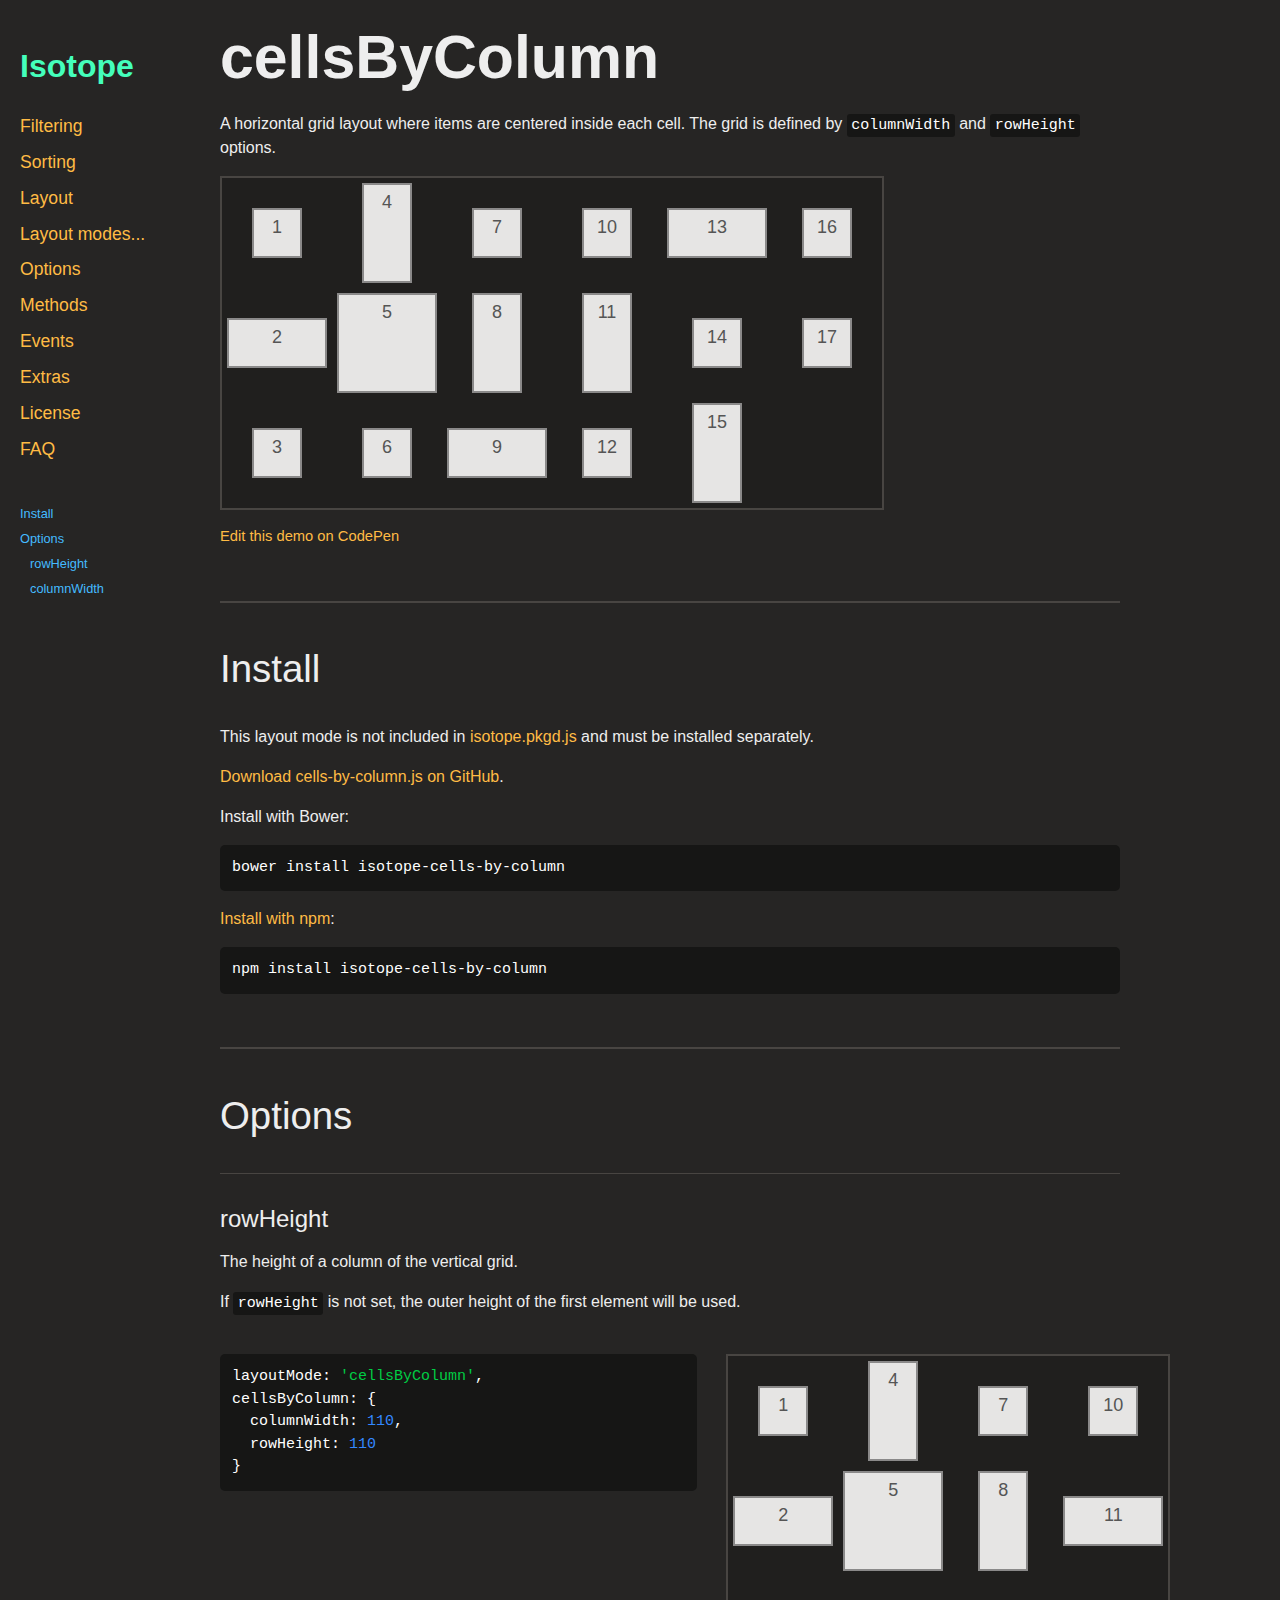
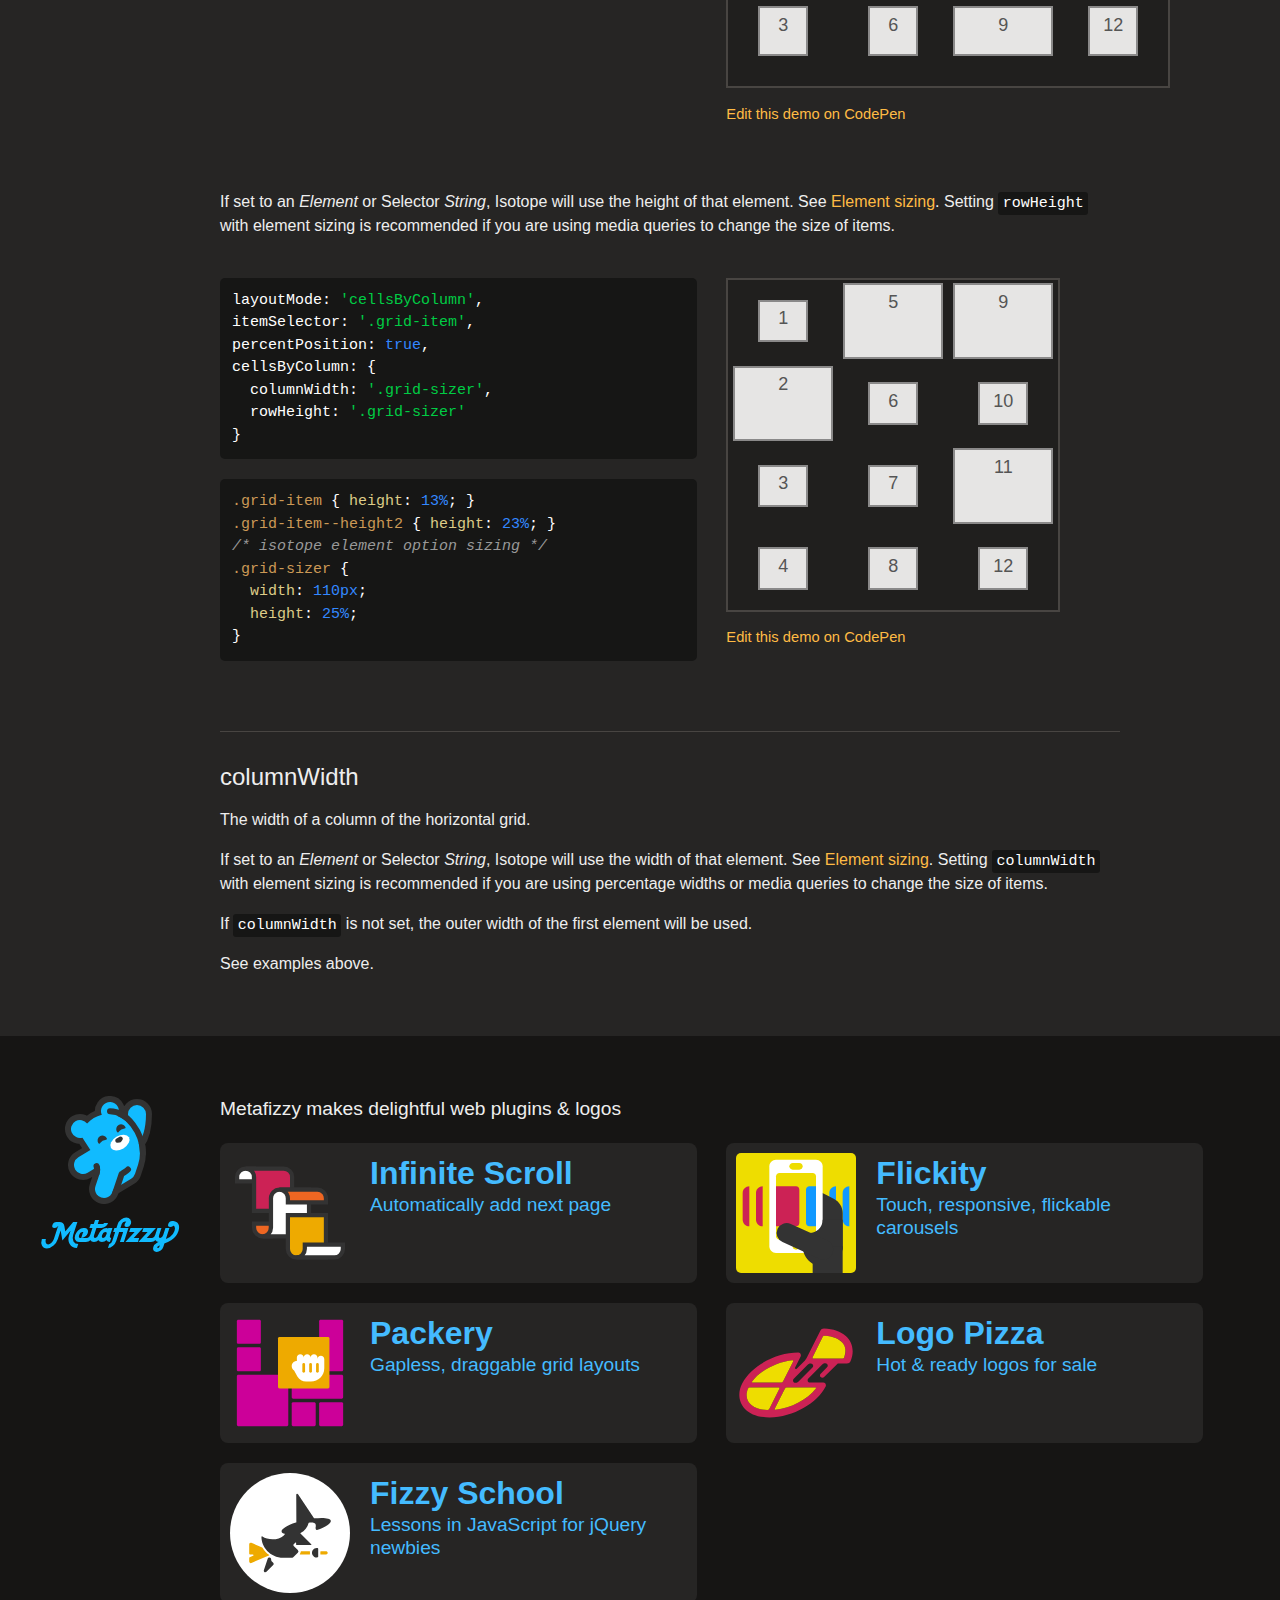
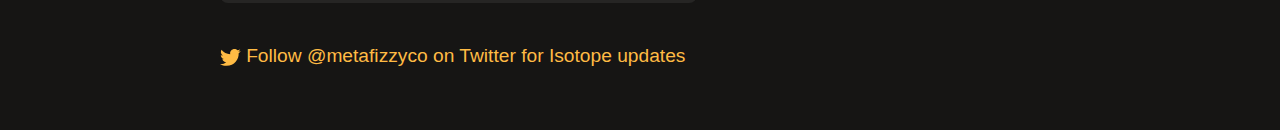
<file: public/vendor/isotope-docs/layout-modes/cellsbycolumn.html>
<!doctype html>
<html class="export" lang="en">
<head>
  <meta charset="utf-8">
  <meta name="viewport" content="width=device-width">
  <meta name="description" content="Filter &amp; sort magical layouts">

  <title>Isotope &#xB7; cellsByColumn</title>

    <!-- Isotope does not require any CSS files -->
    <link rel="stylesheet" href="../css/isotope-docs.css?6" media="screen">

  <meta name="twitter:card" content="summary">
  <meta name="twitter:site" content="@metafizzyco">
  <meta name="twitter:url" content="https://isotope.metafizzy.co/cellsbycolumn.html">
  <meta name="twitter:title" content="Isotope cellsByColumn">
  <meta name="twitter:description" content="Filter &amp; sort magical layouts">

</head>
<body class="page--cellsbycolumn">


  <div class="nav">
    <h1 class="nav__title"><a href="../.">Isotope</a></h1>
  
    <ol class="site-nav">
      <li class="site-nav__item site-nav__item--filtering">
        <a class="site-nav__item__link" href="../filtering.html">Filtering</a></li>
      <li class="site-nav__item site-nav__item--sorting">
        <a class="site-nav__item__link" href="../sorting.html">Sorting</a></li>
      <li class="site-nav__item site-nav__item--layout ">
        <a class="site-nav__item__link" href="../layout.html">Layout</a>
      </li>
      <li class="site-nav__item site-nav__item--layout-modes sub-nav-parent">
        <a class="site-nav__item__link" href="../layout-modes.html">Layout modes</a>
        <ul class="sub-nav">
            <li class="sub-nav__item sub-nav__item--masonry">
              <a class="sub-nav__item__link" href="../layout-modes/masonry.html">masonry</a></li>
            <li class="sub-nav__item sub-nav__item--fitrows">
              <a class="sub-nav__item__link" href="../layout-modes/fitrows.html">fitRows</a></li>
            <li class="sub-nav__item sub-nav__item--vertical">
              <a class="sub-nav__item__link" href="../layout-modes/vertical.html">vertical</a></li>
            <li class="sub-nav__item sub-nav__item--packery">
              <a class="sub-nav__item__link" href="../layout-modes/packery.html">packery</a></li>
            <li class="sub-nav__item sub-nav__item--cellsbyrow">
              <a class="sub-nav__item__link" href="../layout-modes/cellsbyrow.html">cellsByRow</a></li>
            <li class="sub-nav__item sub-nav__item--masonryhorizontal">
              <a class="sub-nav__item__link" href="../layout-modes/masonryhorizontal.html">masonryHorizontal</a></li>
            <li class="sub-nav__item sub-nav__item--fitcolumns">
              <a class="sub-nav__item__link" href="../layout-modes/fitcolumns.html">fitColumns</a></li>
            <li class="sub-nav__item sub-nav__item--cellsbycolumn">
              <a class="sub-nav__item__link" href="../layout-modes/cellsbycolumn.html">cellsByColumn</a></li>
            <li class="sub-nav__item sub-nav__item--horiz">
              <a class="sub-nav__item__link" href="../layout-modes/horiz.html">horiz</a></li>
        </ul>
      </li>
      <li class="site-nav__item site-nav__item--options">
        <a class="site-nav__item__link" href="../options.html">Options</a></li>
      <li class="site-nav__item site-nav__item--methods">
        <a class="site-nav__item__link" href="../methods.html">Methods</a></li>
      <li class="site-nav__item site-nav__item--events">
        <a class="site-nav__item__link" href="../events.html">Events</a></li>
      <li class="site-nav__item site-nav__item--extras">
        <a class="site-nav__item__link" href="../extras.html">Extras</a></li>
      <li class="site-nav__item site-nav__item--license">
        <a class="site-nav__item__link" href="../license.html">License</a></li>
      <li class="site-nav__item site-nav__item--faq">
        <a class="site-nav__item__link" href="../faq.html">FAQ</a></li>
    </ol>
  
    <ul class="page-nav" data-js="page-nav">
<li class="page-nav__item page-nav__item--h2"><a href="#install">Install</a></li>
<li class="page-nav__item page-nav__item--h2"><a href="#options">Options</a></li>
<li class="page-nav__item page-nav__item--h3"><a href="#rowheight">rowHeight</a></li>
<li class="page-nav__item page-nav__item--h3"><a href="#columnwidth">columnWidth</a></li>
</ul>
  </div>


  <div id="content" class="main">
    <div class="container">
        <h1>cellsByColumn</h1>


<p>A horizontal grid layout where items are centered inside each cell. The grid is defined by <code>columnWidth</code> and <code>rowHeight</code> options.</p>

<div class="big-demo">
  <div class="grid grid--horizontal grid--counting" data-isotope="{ &quot;layoutMode&quot;: &quot;cellsByColumn&quot;, &quot;cellsByColumn&quot;: { &quot;columnWidth&quot;: 110, &quot;rowHeight&quot;: 110 } }">
    <div class="grid-item"></div>
    <div class="grid-item grid-item--width2"></div>
    <div class="grid-item"></div>
    <div class="grid-item grid-item--height2"></div>
    <div class="grid-item grid-item--width2 grid-item--height2"></div>
    <div class="grid-item"></div>
    <div class="grid-item"></div>
    <div class="grid-item grid-item--height2"></div>
    <div class="grid-item grid-item--width2"></div>
    <div class="grid-item"></div>
    <div class="grid-item grid-item--height2"></div>
    <div class="grid-item"></div>
    <div class="grid-item grid-item--width2"></div>
    <div class="grid-item"></div>
    <div class="grid-item grid-item--height2"></div>
    <div class="grid-item"></div>
    <div class="grid-item"></div>
  </div>

  <p class="edit-demo">
      <a href="https://codepen.io/desandro/pen/qAlEy">Edit this demo on CodePen</a>
  </p>
</div>


<h2 id="install">Install</h2>

<p>This layout mode is not included in <a href="../isotope.pkgd.js">isotope.pkgd.js</a> and must be installed separately.</p>

<p><a href="https://raw.github.com/metafizzy/isotope-cells-by-column/master/cells-by-column.js">Download cells-by-column.js on GitHub</a>.</p>

<p>Install with Bower:</p>

<pre><code class="bash">bower install isotope-cells-by-column
</code></pre>

<p><a href="https://www.npmjs.com/package/isotope-cells-by-column">Install with npm</a>:</p>

<pre><code class="bash">npm install isotope-cells-by-column
</code></pre>


<h2 id="options">Options</h2>


<h3 id="rowheight">rowHeight</h3>

<p>The height of a column of the vertical grid.</p>

<p>If <code>rowHeight</code> is not set, the outer height of the first element will be used.</p>

<div class="duo example">
  <div class="duo__cell example__code">
<pre><code class="js">layoutMode: <span class="string">&apos;cellsByColumn&apos;</span>,
<span class="attr">cellsByColumn</span>: {
  <span class="attr">columnWidth</span>: <span class="number">110</span>,
  <span class="attr">rowHeight</span>: <span class="number">110</span>
}
</code></pre>
  </div>
  <div class="duo__cell example__demo">
    <div class="grid grid--horizontal grid--counting" data-isotope="{ &quot;layoutMode&quot;: &quot;cellsByColumn&quot;, &quot;cellsByColumn&quot;: { &quot;columnWidth&quot;: 110, &quot;rowHeight&quot;: 110 } }">
      <div class="grid-item"></div>
      <div class="grid-item grid-item--width2"></div>
      <div class="grid-item"></div>
      <div class="grid-item grid-item--height2"></div>
      <div class="grid-item grid-item--width2 grid-item--height2"></div>
      <div class="grid-item"></div>
      <div class="grid-item"></div>
      <div class="grid-item grid-item--height2"></div>
      <div class="grid-item grid-item--width2"></div>
      <div class="grid-item"></div>
      <div class="grid-item grid-item--width2"></div>
      <div class="grid-item"></div>
    </div>

    <p class="edit-demo">
        <a href="https://codepen.io/desandro/pen/qAlEy">Edit this demo on CodePen</a>
    </p>
  </div>
</div>

<p>If set to an <i>Element</i> or Selector <i>String</i>, Isotope will use the height of that element. See <a href="options.html#element-sizing">Element sizing</a>. Setting <code>rowHeight</code> with element sizing is recommended if you are using media queries to change the size of items.</p>

<div class="duo example">
  <div class="duo__cell example__code">
<pre><code class="js">layoutMode: <span class="string">&apos;cellsByColumn&apos;</span>,
<span class="attr">itemSelector</span>: <span class="string">&apos;.grid-item&apos;</span>,
<span class="attr">percentPosition</span>: <span class="literal">true</span>,
<span class="attr">cellsByColumn</span>: {
  <span class="attr">columnWidth</span>: <span class="string">&apos;.grid-sizer&apos;</span>,
  <span class="attr">rowHeight</span>: <span class="string">&apos;.grid-sizer&apos;</span>
}
</code></pre>

<pre><code class="css"><span class="selector-class">.grid-item</span> { <span class="attribute">height</span>: <span class="number">13%</span>; }
<span class="selector-class">.grid-item--height2</span> { <span class="attribute">height</span>: <span class="number">23%</span>; }
<span class="comment">/* isotope element option sizing */</span>
<span class="selector-class">.grid-sizer</span> {
  <span class="attribute">width</span>: <span class="number">110px</span>;
  <span class="attribute">height</span>: <span class="number">25%</span>;
}
</code></pre>
  </div>
  <div class="duo__cell example__demo">
    <div class="grid grid--horizontal grid--counting grid--cells-by-column-element-sizing" data-isotope="{ &quot;layoutMode&quot;: &quot;cellsByColumn&quot;, &quot;itemSelector&quot;: &quot;.grid-item&quot;, &quot;cellsByColumn&quot;: { &quot;columnWidth&quot;: &quot;.grid-sizer&quot;, &quot;rowHeight&quot;: &quot;.grid-sizer&quot; } }">
      <div class="grid-sizer"></div>
      <div class="grid-item"></div>
      <div class="grid-item grid-item--width2"></div>
      <div class="grid-item"></div>
      <div class="grid-item grid-item--height2"></div>
      <div class="grid-item grid-item--width2 grid-item--height2"></div>
      <div class="grid-item"></div>
      <div class="grid-item"></div>
      <div class="grid-item grid-item--height2"></div>
      <div class="grid-item grid-item--width2"></div>
      <div class="grid-item"></div>
      <div class="grid-item grid-item--width2"></div>
      <div class="grid-item"></div>
    </div>

    <p class="edit-demo">
        <a href="https://codepen.io/desandro/pen/qfatn">Edit this demo on CodePen</a>
    </p>
  </div>
</div>


<h3 id="columnwidth">columnWidth</h3>

<p>The width of a column of the horizontal grid.</p>

<p>If set to an <i>Element</i> or Selector <i>String</i>, Isotope will use the width of that element. See <a href="options.html#element-sizing">Element sizing</a>. Setting <code>columnWidth</code> with element sizing is recommended if you are using percentage widths or media queries to change the size of items.</p>

<p>If <code>columnWidth</code> is not set, the outer width of the first element will be used.</p>

<p>See examples above.</p>

    </div>
  </div>

  <footer class="site-footer">
  
    <div class="container">
  
      <p class="site-footer__copy">Metafizzy makes delightful web plugins &amp; logos</p>
  
      <div class="showcase">
      
        <ul class="showcase-item-list">
      
            <li class="showcase-item">
              <a class="showcase-item__link" href="https://infinite-scroll.com">
                <div class="showcase-item__image">
                    <svg class="infinite-scroll-illo" xmlns="http://www.w3.org/2000/svg" viewbox="0 0 520 520" width="200" height="200">
                      <path class="infinite-scroll-illo__page infinite-scroll-illo__page--back" d="M90,110H10V90c0-22,18-40,40-40h40V110z"/>
                      <path class="infinite-scroll-illo__page infinite-scroll-illo__page--front1" d="M270,90L270,90c0-22-18-40-40-40h0H50h0c22,0,40,18,40,40v0v0v160h180V90z"/>
                      <path class="infinite-scroll-illo__page infinite-scroll-illo__page--front2" d="M170,330v-20H90v20v0c0,22,18,40,40,40h0h40V330z"/>
                      <path class="infinite-scroll-illo__page infinite-scroll-illo__page--back" d="M350,150H210c-22,0-40,18-40,40v140v0c0,22-18,40-40,40h0h220V150z"/>
                      <path class="infinite-scroll-illo__page infinite-scroll-illo__page--front3" d="M430,470V270H250v160c0,22,18,40,40,40H430z"/>
                      <path class="infinite-scroll-illo__page infinite-scroll-illo__page--front2" d="M250,190v20h180v-20c0-22-18-40-40-40H210h0C232,150,250,168,250,190L250,190z"/>
                      <path class="infinite-scroll-illo__page infinite-scroll-illo__page--back" d="M330,410v20v0c0,22-18,40-40,40h0h180c22,0,40-18,40-40v-20H330z"/>
                    </svg>
                </div>
                <div class="showcase-item__text">
                  <h3 class="showcase-item__title">Infinite Scroll</h3>
                  <p class="showcase-item__description">Automatically add next page</p>
                </div>
              </a>
            </li>
      
            <li class="showcase-item">
              <a class="showcase-item__link" href="https://flickity.metafizzy.co">
                <div class="showcase-item__image">
                    <svg class="flickity-illo" xmlns="http://www.w3.org/2000/svg" viewbox="0 0 360 360" width="100" height="100">
                      <path class="flickity-illo__color1" fill="#19F" d="M300 220L300 220c-11 0-20-9-20-20v-80c0-11 9-20 20-20h0V220z"/>
                      <path class="flickity-illo__color1" fill="#19F" d="M340 220L340 220c-11 0-20-9-20-20v-80c0-11 9-20 20-20h0V220z"/>
                      <path class="flickity-illo__color2" fill="#333" d="M320 290V180c0-18-10-35-27-43L240 110v180H320z"/>
                      <path class="flickity-illo__color3" fill="white" d="M240 300H120c-11 0-20-9-20-20V40c0-11 9-20 20-20h120c11 0 20 9 20 20v240C260 291 251 300 240 300z"/>
                      <path class="flickity-illo__color4" fill="#ED0" d="M230 260H130c-6 0-10-5-10-10V70c0-6 5-10 10-10h100c6 0 10 5 10 10v180 C240 256 236 260 230 260z"/>
                      <path class="flickity-illo__color2" fill="#333" d="M260 200h60v81c0 32-26 59-59 59h0c-34 0-61-27-61-61V240h20 C242 240 260 222 260 200L260 200z"/>
                      <path class="flickity-illo__color5" fill="#C25" d="M180 220h-60V100h60c6 0 10 5 10 10v100C190 216 186 220 180 220z"/>
                      <path class="flickity-illo__color1" fill="#19F" d="M240 220h-20c-6 0-10-5-10-10V110c0-6 5-10 10-10h20V220z"/>
                      <rect class="flickity-illo__color2" fill="#333" x="230" y="280" width="90" height="80"/>
                      <circle class="flickity-illo__color4" fill="#ED0" cx="180" cy="280" r="10"/>
                      <line class="flickity-illo__thumb" stroke="#333" stroke-width="60" stroke-linecap="round" x1="262" y1="290" x2="152" y2="240"/>
                      <path class="flickity-illo__color4" fill="#ED0" d="M190 50h-20c-6 0-10-5-10-10v0c0-6 5-10 10-10h20c6 0 10 5 10 10v0C200 46 196 50 190 50z"/>
                      <path class="flickity-illo__color5" fill="#C25" d="M80 220L80 220c-11 0-20-9-20-20v-80c0-11 9-20 20-20h0V220z"/>
                      <path class="flickity-illo__color5" fill="#C25" d="M40 220L40 220c-11 0-20-9-20-20v-80c0-11 9-20 20-20h0V220z"/>
                    </svg>
                </div>
                <div class="showcase-item__text">
                  <h3 class="showcase-item__title">Flickity</h3>
                  <p class="showcase-item__description">Touch, responsive, flickable carousels</p>
                </div>
              </a>
            </li>
      
            <li class="showcase-item">
              <a class="showcase-item__link" href="https://packery.metafizzy.co">
                <div class="showcase-item__image">
                    <svg class="packery-illo" xmlns="http://www.w3.org/2000/svg" viewbox="0 0 700 700" width="100" height="100">
                      <path class="packery-illo__item" fill="#C09" d="M172 180H48c-4 0-8-4-8-8V48c0-4 4-8 8-8h124c4 0 8 4 8 8v124C180 176 176 180 172 180z"/>
                      <path class="packery-illo__item" fill="#C09" d="M172 340H48c-4 0-8-4-8-8V208c0-4 4-8 8-8h124c4 0 8 4 8 8v124C180 336 176 340 172 340z"/>
                      <path class="packery-illo__item" fill="#C09" d="M492 660H368c-4 0-8-4-8-8V528c0-4 4-8 8-8h124c4 0 8 4 8 8v124C500 656 496 660 492 660z"/>
                      <path class="packery-illo__item" fill="#C09" d="M652 660H528c-4 0-8-4-8-8V528c0-4 4-8 8-8h124c4 0 8 4 8 8v124C660 656 656 660 652 660z"/>
                      <path class="packery-illo__item" fill="#C09" d="M652 500H368c-4 0-8-4-8-8V368c0-4 4-8 8-8h284c4 0 8 4 8 8v124C660 496 656 500 652 500z"/>
                      <path class="packery-illo__item" fill="#C09" d="M332 660H48c-4 0-8-4-8-8V368c0-4 4-8 8-8h284c4 0 8 4 8 8v284C340 656 336 660 332 660z"/>
                      <path class="packery-illo__item" fill="#C09" d="M652 340H528c-4 0-8-4-8-8V48c0-4 4-8 8-8h124c4 0 8 4 8 8v284C660 336 656 340 652 340z"/>
                      <path class="packery-illo__draggie" fill="#EA0" d="M572 440H288c-4 0-8-4-8-8V148c0-4 4-8 8-8h284c4 0 8 4 8 8v284C580 436 576 440 572 440z"/>
                      <g>
                        <path class="packery-illo__hand" fill="white" d="M530 250c-11 0-20 9-20 20v-10c0-11-9-20-20-20s-20 9-20 20c0-11-9-20-20-20s-20 9-20 20c0-11-9-20-20-20
                          s-20 9-20 20v20c-17 0-30 13-30 30c0 11 6 20 14 25l19 35c10 18 30 30 51 30h28
                          c43 0 78-35 78-78V270C550 259 541 250 530 250z"/>
                        <line class="packery-illo__hand-line" stroke="#EA0" fill="none" stroke-width="16" stroke-linecap="round" x1="430" y1="300" x2="430" y2="340"/>
                        <line class="packery-illo__hand-line" stroke="#EA0" fill="none" stroke-width="16" stroke-linecap="round" x1="470" y1="300" x2="470" y2="340"/>
                        <line class="packery-illo__hand-line" stroke="#EA0" fill="none" stroke-width="16" stroke-linecap="round" x1="510" y1="300" x2="510" y2="340"/>
                      </g>
                    </svg>
                </div>
                <div class="showcase-item__text">
                  <h3 class="showcase-item__title">Packery</h3>
                  <p class="showcase-item__description">Gapless, draggable grid layouts</p>
                </div>
              </a>
            </li>
      
            <li class="showcase-item">
              <a class="showcase-item__link" href="http://logo.pizza">
                <div class="showcase-item__image">
                    <svg class="logo-pizza-illo" xmlns="http://www.w3.org/2000/svg" viewbox="0 0 700 700" width="100" height="100">
                      <path class="logo-pizza-illo__outline" fill="#C25" d="M513 91c-9-0-17 5-21 12l-80 160c-3 5-6 10-11 15l-47 47
                        c-5 5-12-1-9-7l32-64c5-11-2-23-14-23h-0c-121 0-268 70-327 180
                        C-9 497 35 609 196 609c138 0 279-85 327-180v0c5-11-2-23-14-23h-77c-13 0-19-15-10-24
                        l81-81c5-5 11-8 18-8l0 0c13 0 19 15 10 24L494 354c-6 6-6 14 0 20c3 3 6 4 10 4
                        c4 0 7-1 10-4l80-80h53c9 0 17-5 21-13C707 190 656 97 513 91z M334 281l-59 117
                        c-2 5-7 8-13 8H97c-4 0-6-4-3-7c49-64 143-114 236-124C333 275 335 278 334 281z
                         M70 441c2-4 6-7 10-7h168c4 0 7 4 5 8l-59 118c-2 4-6 6-11 6
                        C106 565 38 521 70 441z M466 441c-49 64-143 114-236 124c-3 0-6-3-4-6l59-117
                        c2-5 7-8 13-8h166C466 434 468 438 466 441z M446 318l-81 81c-5 5-11 8-18 8l0 0
                        c-13 0-19-15-10-24l81-81c5-5 11-8 18-8l0 0C449 294 455 309 446 318z M447 258L506 139
                        c2-4 6-7 11-6c101 7 140 60 114 126c-2 4-6 7-10 7H452C448 266 445 262 447 258z"/>
                      <path class="logo-pizza-illo__slice" fill="#ED0" d="M334 281l-59 117c-2 5-7 8-13 8H97c-4 0-6-4-3-7
                        c49-64 143-114 236-124C333 275 335 278 334 281z"/>
                      <path class="logo-pizza-illo__slice" fill="#ED0" d="M70 441c2-4 6-7 10-7h168c4 0 7 4 5 8l-59 118c-2 4-6 6-11 6
                        C106 565 38 521 70 441z"/>
                      <path class="logo-pizza-illo__slice" fill="#ED0" d="M466 441c-49 64-143 114-236 124c-3 0-6-3-4-6l59-117
                        c2-5 7-8 13-8h166C466 434 468 438 466 441z"/>
                      <path class="logo-pizza-illo__slice" fill="#ED0" d="M447 258L506 139c2-4 6-7 11-6c101 7 140 60 114 126c-2 4-6 7-10 7H452
                        C448 266 445 262 447 258z"/>
                    </svg>
                </div>
                <div class="showcase-item__text">
                  <h3 class="showcase-item__title">Logo Pizza</h3>
                  <p class="showcase-item__description">Hot &amp; ready logos for sale</p>
                </div>
              </a>
            </li>
      
            <li class="showcase-item">
              <a class="showcase-item__link" href="http://fizzy.school">
                <div class="showcase-item__image">
                    <svg class="witchie-logo" xmlns="http://www.w3.org/2000/svg" viewbox="0 0 1000 1000" width="200" height="200">
                      <circle class="witchie-logo__moon" fill="white" cx="500" cy="500" r="500"/>
                      <path class="witchie-logo__broom" fill="#EA0" d="M582 675a35 35 0 0 0 8-20 3 3 0 0 1 3-2h71a3 3 0 0 1 3 3 59 59 0 0 0 0 20 3 3 0 0 1-3 3h-79A3 3 0 0 1 582 675Zm219 4a13 13 0 0 0 13-14c-1-7-7-12-14-12h-44a3 3 0 0 0-3 3v21a3 3 0 0 0 3 3ZM299 660a203 203 0 0 1-27-36 8 8 0 0 0-4-3L178 582a13 13 0 0 0-18 12v77a8 8 0 0 0 8 8h22a5 5 0 0 1 2 10L164 703a8 8 0 0 0-4 7v28a13 13 0 0 0 18 12l146-63a3 3 0 0 0 1-5A197 197 0 0 1 299 660Z"/>
                      <path class="witchie-logo__dress" fill="#333" d="M326 705h4a13 13 0 0 1 13 13v8a13 13 0 0 0 4 9l13 13a13 13 0 0 1 0 19l-56 56c-10 10-26-0-22-13L314 714A13 13 0 0 1 326 705Zm397-79c-27 0-47 26-37 54 3 7 11 16 17 19a42 42 0 0 0 19 5 38 38 0 0 0 7-1 8 8 0 0 0 6-8v-62a8 8 0 0 0-6-8 38 38 0 0 0-7-1M840 397c-3-15-33-23-77-23a521 521 0 0 0-59 4 5 5 0 0 1-5-2L567 177a8 8 0 0 0-7-4 8 8 0 0 0-8 8l1 227a5 5 0 0 1-4 5c-74 24-123 55-119 76 2 8 11 14 26 18a3 3 0 0 1 1 4l-11 11c-20 20-56 30-92 30-31 0-63-8-84-23a5 5 0 0 0-3-1 5 5 0 0 0-5 5c0 78 68 173 183 173h75a10 10 0 0 0 7-3l38-38a16 16 0 0 0 0-23l-34-34a10 10 0 0 1 0-14l15-15a3 3 0 0 1 5 2v15a5 5 0 0 0 5 5H674a4 4 0 0 0 3-7l-90-90a3 3 0 0 1 1-4c34-19 59-49 67-84a3 3 0 0 1 2-2c6-1 12-1 17-1 22 0 37 5 39 14 1 6 3 11 2 17-5 17 1 31 8 31a6 6 0 0 0 2-0C797 448 845 419 840 397Z"/>
                    </svg>
                </div>
                <div class="showcase-item__text">
                  <h3 class="showcase-item__title">Fizzy School</h3>
                  <p class="showcase-item__description">Lessons in JavaScript for jQuery newbies</p>
                </div>
              </a>
            </li>
      
        </ul> 
      
      </div>
  
      <p class="site-footer__copy">
        <a href="https://twitter.com/metafizzyco">
          <svg class="twitter-logo" xmlns="http://www.w3.org/2000/svg" viewbox="0 0 512 512" width="30" height="30">
            <path d="M512 97c-19 8-39 14-60 16 22-13 38-34 46-58-20 12-43 21-67 25-19-19-46-32-77-32-58 0-117 52-102 129-87-4-165-46-216-110-24 40-19 107 32 140-17 0-33-5-48-13v1c0 51 36 93 84 103-15 4-34 5-47 2 13 42 52 72 98 73-47 36-96 49-155 44 46 30 102 47 161 47 197 0 306-168 299-312 20-15 38-34 52-55z"/>
          </svg>
          Follow @metafizzyco on Twitter for Isotope updates
        </a>
      </p>
  
      <div class="mfzy-brand">
        <a class="mfzy-brand__link" href="https://metafizzy.co">
          <svg class="mfzy-logo" xmlns="http://www.w3.org/2000/svg" xmlns:xlink="http://www.w3.org/1999/xlink" viewbox="0 0 144 144" width="36" height="36">
            <title>Metafizzy logo</title>
            <defs>
              <path id="mfzy-logo__body" d="M 120 24 a 12 12 0 0 0-24 0 a 72 72 0 0 1 -1 11
                a 40 40 0 0 0 -13 -8.5 A 12 12 0 1 0 61.1 25.1 c -8 2 -14 6 -19.6 11.6 
                A 12 12 0 1 0 35.3 55.5 L 45.8 72.1 l -16 9.6 A 12 12 0 0 0 42.2 102.3
                L 58 92.8 a 20 20 0 0 1 -0.2 11.9 l -5.2 15.5 a 12 12 0 0 0 22.8 7.6
                l 1.1 -3.3 l 23.7 -14.2 a 12 12 0 0 0 5.2 -6.5 l 4 -12 A 50 50 0 0 0 111.9 76
                a 52 52 0 0 0 -1.6 -12.8 C 115 57 120 44 120 24Z"/>
              <path id="mfzy-logo__eye" d="M 0 6.5 a 6.5 6.5 0 0 1 13 0 c 0 3.5 -3 0.5 -6.5 0.5 s -6.5 3 -6.5 -0.5 Z"/>
              <clippath id="mfzy-logo__body-clip">
                <use xlink:href="#mfzy-logo__body"/>
              </clippath>
            </defs>
            <use class="mfzy-logo__body-outline" xlink:href="#mfzy-logo__body" fill="#333" stroke="#333" stroke-width="16"/>
            <use class="mfzy-logo__body-fill" xlink:href="#mfzy-logo__body"/>
            <g class="mfzy-logo__stripes" clip-path="url(#mfzy-logo__body-clip)">
              <rect fill="#E62" x="16" width="120" height="138"/>
              <path fill="#C25" d="M96 24L16 72V0h80v24z"/>
              <path fill="#EA0" d="M116 70L16 130v-26l95-57 5 23z"/>
              <path fill="#19F" d="M136 138H16v-8l120-72v80z"/>
            </g>
            <path class="mfzy-logo__cut-ins" stroke="#333" fill="none" stroke-linecap="round" stroke-linejoin="round" stroke-width="8" d="M 72 20.4 c 23 0 44 29 44 56
              M 54 103.4 a 16 16 0 0 0 0 -10
              M 96 98 c -2 2 -8 6 -8.5,6 l -8.4 25.1"/>
            <g transform="translate(53 57) rotate(-31)">
              <ellipse class="mfzy-logo__snout" cx="25" cy="21" rx="14" ry="9" fill="#FFF"/>
              <use class="mfzy-logo__feature" xlink:href="#mfzy-logo__eye" fill="#333"/>
              <use class="mfzy-logo__feature" xlink:href="#mfzy-logo__eye" fill="#333" transform="translate(29 0)"/>
              <path class="mfzy-logo__feature" d="M 28.6 14 a 3 3 0 0 1 1.3 5.6 l -2.6 1.2 a 3 3 0 0 1 -2.6 0
                l -2.6 -1.2 a 3 3 0 0 1 1.3 -5.6 Z" fill="#333"/>
            </g>
          </svg>
          <svg class="mfzy-wordmark" xmlns="http://www.w3.org/2000/svg" viewbox="0 0 280 80" fill="none" stroke="#333" width="140" height="40">
            <g transform="skewX(-18)">
              <path stroke-width="8" d="M38 20h6c4 0 7 2 9 6l9 18l12-24h2v22
              a20 22 0 0 0 20 22M48 22v28a12 15 0 0 1-24 0M98 44a6 6 0 0 0 0-12h-2
              a8 10 0 0 0 0 20h14a8 10 0 0 0 8-10M118 12v30a8 10 0 0 0 16 0M150 36
              q-4-4-8-4a8 10 0 1 0 8 10m0-14v14a8 10 0 0 0 8 10M184 20a9 9 0 0 0-18 0
              v34a8 10 0 0 1-8 10M158 32h24v24M190 32h18l-12 20h18M216 32h18l-12 20h18
              a8 10 0 0 0 8-10m0-14v14a8 10 0 0 0 16 0m0-14v38a6 6 0 0 1-12 0
              c0-12 32-8 32-32c0-10-6-16-15-16M108 24h24a6 6 0 0 0 6-6M102 38h-4"/>
              <g stroke-width="6">
                <circle cx="38" cy="22" r="3"/>
                <circle cx="182" cy="20" r="3"/>
                <circle cx="269" cy="20" r="3"/>
              </g>
            </g>
          </svg>
        </a>
      </div>
  
    </div>
  
  </footer>

<!-- Looking for isotope.js? Use isotope.pkgd.min.js -->
<!-- Isotope does NOT require jQuery. But it does make things easier -->
<script src="https://code.jquery.com/jquery-3.1.1.min.js"></script>
<script>window.jQuery || document.write('<script src="../js/jquery.min.js"><\/script>')</script>

  <script src="../js/isotope-docs.min.js?6"></script>


</body>
</html>
</file>
<file: css/style.css>
@import url(./fonts.css);
/*start navigation */

/*css variables*/
@import url(./_variables.css);

/*import globle css*/
@import url(./_globle.css);

.header_area .main-menu .navbar .navbar-brand{
    padding: 0 2rem 0 5rem;
}
.header_area .main-menu .navbar{
    padding:  1rem 20rem ;
}

.header_area .main-menu .nav-item .nav-link{
    font-size: 15px;
    font-family:  'PT Sans', sans-serif;
    text-transform: uppercase;
    font-weight: 400;
    padding: 1.7rem;
    color:var(--title-color);
}
.header_area .main-menu .navbar-nav .active a{
    background: var(--gradient-color);
    -webkit-background-clip: text;
    -webkit-text-fill-color: transparent;
    background-clip: text;
}
.header_area .main-menu .navbar-nav  a:hover{
    background: var(--gradient-color);
    -webkit-background-clip: text;
    -webkit-text-fill-color: transparent;
    background-clip: text;
}

/*end navi*/

/*Banner Area*/
.site-main .site-banner{
    background: url(../img/home-banner.png) no-repeat 0% 50%;
}

.site-main .site-banner .site-title h3{
    padding-top: 35%;
    font-weight: 400;
}

.site-main .site-banner .site-title h3::after{
    content: " ";
    height: 2px;
    width: 18vw;
    background: black;
    display: inline-block;
    margin-left: 5%;
    transform: translateY(-10px);
}
.site-main .site-banner .site-title h1{
    font-size: 5rem;
}
.site-main .site-banner .site-title h4{
    font-size: 1.5rem;
}
.site-main .site-banner .banner-image >img{
    padding: 7rem 0;
    width: 90rem;
}

.title-text{
    font:normal bold 50px/72px 'PT Sans', sans-serif;
} 

/*Start About */

.site-main .about-area{
    padding: 8rem 5rem;
}

.site-main .about-area .about-title h2> span{
    display:block;
    font: normal bold 49px/60px 'PT Sans', sans-serif ;
    letter-spacing: 21px;
}
.site-main .about-area .about-title .paragraph >p{
    padding: .4rem 0;
}


/*End About*/


/*Start Brand*/

.site-main .brand-area{
    padding: 1rem 20rem;
    margin-bottom: 4rem;
}
.site-main .brand-area .first-row .col-lg-4{
    display:flex;
    justify-content: center;  
}

.site-main .brand-area .first-row .col-lg-4 > .single-brand{
    border:1px solid var(--border-color);
    text-align: center;
    padding: 1.8rem 0rem;
    margin: .9rem 0;
    width: 180px;
    height: 100px;
    cursor: pointer;
    transition: transform.4s ease;
}


.site-main .brand-area .first-row .col-lg-4 > .single-brand >img{
    width: 50%;

}
.site-main .brand-area .first-row .col-lg-4 > .single-brand:hover{
    box-shadow: var(--box-shadow);
    transform: scale(1.1);
}

.site-main .brand-area .first-row .col-lg-4 > .single-brand:hover >img{
    filter: brightness(0.15);
}

.site-main .brand-area .experience-area{
    padding-left: 1rem;
}
.site-main .brand-area .experience-area span{
    display:block;
}
.site-main .brand-area .experience-area .years-area{
    background: url(../img/client-info-bg.png) no-repeat 45px 20px;
    padding: 2rem 0;
    width: 40rem;
    height: 18rem;
    padding-left: 8rem;
    position: relative;
}

.site-main .brand-area .experience-area .bg-panel{
    position: absolute;
    left: -190px; top:0%;
    background: #e029290a;
    width: 400px;
    height:400px;
    margin-left: 340px;
    z-index: -1;
}
.site-main .brand-area .experience-area .years-area .years{
    font: normal bold 84px/40px 'PT Sans', sans-serif ;
    color:var(--primary-color2);
    z-index:2;
}

.site-main .brand-area .experience-area .years-area h2 > span{
    font:normal 400 22px/30px 'Staatliches', cursive;
}
.site-main .brand-area .experience-area{
    padding-left: 10rem;   
}
/*Brand End*/


/*Start Services Area*/

.site-main .services-area{
    padding: 7rem 2rem ;
}
.site-main .services-area .services-title{
    padding: 0 14rem;
}
.site-main .services-area .services-title h1{
    font-size: 35px;
}

.site-main > .services-area .services{
    background: rgba(248,252,253,0.973);
    padding: 2rem 0;
    width: 16rem;
    margin: 5rem .5rem;
    transition: box-shadow .7s ease;
}

/*End Services Area*/
</file>
<file: public/css/style.css>
@import url(./fonts.css);
/*start navigation */

/*css variables*/
@import url(./_variables.css);

/*import globle css*/
@import url(./_globle.css);

.header_area .main-menu .navbar .navbar-brand{
    padding: 0 2rem 0 5rem;
}
.header_area .main-menu .navbar{
    padding:  1rem 20rem ;
}

.header_area .main-menu .nav-item .nav-link{
    font-size: 15px;
    font-family:  'PT Sans', sans-serif;
    text-transform: uppercase;
    font-weight: 400;
    padding: 1.7rem;
    color:var(--title-color);
}
.header_area .main-menu .navbar-nav .active a{
    background: var(--gradient-color);
    -webkit-background-clip: text;
    -webkit-text-fill-color: transparent;
    background-clip: text;
}
.header_area .main-menu .navbar-nav  a:hover{
    background: var(--gradient-color);
    -webkit-background-clip: text;
    -webkit-text-fill-color: transparent;
    background-clip: text;
}

/*end navi*/

/*Banner Area*/
.site-main .site-banner{
    background: url(../img/home-banner.png) no-repeat 0% 50%;
}

.site-main .site-banner .site-title h3{
    padding-top: 35%;
    font-weight: 400;
}

.site-main .site-banner .site-title h3::after{
    content: " ";
    height: 2px;
    width: 18vw;
    background: black;
    display: inline-block;
    margin-left: 5%;
    transform: translateY(-10px);
}
.site-main .site-banner .site-title h1{
    font-size: 5rem;
}
.site-main .site-banner .site-title h4,h5{
    font-size: 1.5rem;
}
.site-main .site-banner .banner-image >img{
    padding: 7rem 0;
    width: 90rem;
}

.title-text{
    font:normal bold 50px/72px 'PT Sans', sans-serif;
} 

/*Start About */

.site-main .about-area{
    padding: 8rem 5rem;
}

.site-main .about-area .about-title h2> span{
    display:block;
    font: normal bold 49px/60px 'PT Sans', sans-serif ;
    letter-spacing: 21px;
}
.site-main .about-area .about-title .paragraph >p{
    padding: .4rem 0;
}

.parad{
    color: black;
}
.yara{
    color: royalblue;
}

/*End About*/


/*Start Brand*/

.site-main .brand-area{
    padding: 1rem 20rem;
    margin-bottom: 4rem;
}
.site-main .brand-area .first-row .col-lg-4{
    display:flex;
    justify-content: center;  
}

.site-main .brand-area .first-row .col-lg-4 > .single-brand{
    border:1px solid var(--border-color);
    text-align: center;
    padding: 1.8rem 0rem;
    margin: .9rem 0;
    width: 180px;
    height: 100px;
    cursor: pointer;
    transition: transform.4s ease;
}
.img-fluid{
    border-radius: 30px;
    border:  2px solid royalblue;
}


.site-main .brand-area .first-row .col-lg-4 > .single-brand >img{
    width: 50%;

}
.site-main .brand-area .first-row .col-lg-4 > .single-brand:hover{
    box-shadow: var(--box-shadow);
    transform: scale(1.1);
}

.site-main .brand-area .first-row .col-lg-4 > .single-brand:hover >img{
    filter: brightness(0.15);
}

.site-main .brand-area .experience-area{
    padding-left: 1rem;
}
.site-main .brand-area .experience-area span{
    display:block;
}
.site-main .brand-area .experience-area .years-area{
    background: url(../img/client-info-bg.png) no-repeat 45px 20px;
    padding: 2rem 0;
    width: 40rem;
    height: 18rem;
    padding-left: 8rem;
    position: relative;
}

.site-main .brand-area .experience-area .bg-panel{
    position: absolute;
    left: -190px; top:0%;
    background: #e029290a;
    width: 400px;
    height:400px;
    margin-left: 340px;
    z-index: -1;
}
.site-main .brand-area .experience-area .years-area .years{
    font: normal bold 84px/40px 'PT Sans', sans-serif ;
    color:var(--primary-color2);
    z-index:2;
}

.site-main .brand-area .experience-area .years-area h2 > span{
    font:normal 400 22px/30px 'Staatliches', cursive;
}
.site-main .brand-area .experience-area{
    padding-left: 10rem;   
}
/*Brand End*/


/*Start Services Area*/

.site-main .services-area{
    padding: 7rem 2rem ;
}
.site-main .services-area .services-title{
    padding: 0 14rem;
}
.site-main .services-area .services-title h1{
    font-size: 35px;
}

.site-main > .services-area .services{
    background: rgba(248,252,253,0.973);
    padding: 2rem 0;
    width: 16rem;
    margin: 5rem .5rem;
    transition: box-shadow .7s ease;
}
.site-main > .services-area .services:hover{
    box-shadow: var(--box-shadow);
}

/*End Services Area*/


/*Project area*/

.site-main .project-area{
    padding: 4rem 0;
}
.site-main .project-area .button-group button{
    background: transparent;
    border:none;
    font: normal 500 16px/130px Arial, Helvetica, sans-serif;
    text-transform: uppercase ;
}

.site-main .project-area .button-group button + button{
    padding-left: 3rem;
    
}
.site-main .project-area .grid .our-project > .title h4,h5{
    font:normal 700 25px/12px Arial, Helvetica, sans-serif;
}

.site-main .project-area .grid .our-project .img a:hover img{
    filter: brightness(1.1)drop-shadow(1px 8px 30px #b1afaf);
}

/*End project*/


/*About Me */

.site-main .about-area .about-title p{
    padding: 1rem 7rem;
}

.site-main .about-area .client{
    background: #ffffff10;
    box-shadow: var(--box-shadow);
    margin: 3rem 0rem;

}
.site-main .about-area .client .client-img{
    padding: 2rem;
}
.site-main .about-area .client .about-client{
    padding-top: 2rem;
}

.site-main .about-area .client .about-client h4,h5{
    font: normal 500 21px/20px Helvetica, sans-serif;
}
.site-main .about-area .client .about-client p{
    font-size: 14px;
}

.site-main .about-area .owl-carousel .owl-item{
    display: flex;
    justify-content: center;
    padding: 0 1.5rem;
}

.site-main .about-area .owl-carousel .owl.dots .owl-dot.active span{
    background:  var(--primary-color);
    width: 12px;
    height: 12px;
}
/*End About* Me/


/*Subscribe me*/
.site-main .subscribe-us-area .subscribe{
    background: url(../img/subscribe-bg.png) no-repeat;
    padding: 2rem 0;
    margin: 3rem auto;

}

.site-main .subscribe-us-area .subscribe .subscribe-title h4{
    font: normal 700 30px/30px Helvetica, sans-serif ;
    color: whitesmoke;
}

.site-main .subscribe-us-area .subscribe .subscribe-title p{
    color: whitesmoke;
    padding: 1rem 4rem;
}

.site-main .subscribe-us-area .subscribe form .input-textbox input{
    width: 400px;
    padding: 1.5rem 1rem;
    border: 1px solid whitesmoke;
    background: transparent;
    color: white;
    font: normal 500 17px/20px Helvetica, sans-serif;
}

.site-main .subscribe-us-area .subscribe form .input-textbox input::placeholder{
    color: whitesmoke;

}

.site-main .subscribe-us-area .subscribe form .btn-submit button{
    background: whitesmoke;
    color: #000;
    padding: .7rem 2rem;
}

/*End Subscribe me*/


/*Footer Area */
footer.footer-area{
    padding: 5rem 0;
    background: url(../img/footer-bg.png) no-repeat;
}
footer.footer-area .social h5{
    font: normal 500 23px/30px Helvetica, sans-serif;
}
footer.footer-area .social a > i{
    font-size:  22px;
    padding: 2rem;
    color: var(--border-color);
}

footer.footer-area .social a:hover > i{
    color: var(--primary-color);
}

/*End Footer*/
</file>
<file: public/css/responsive.css>
/*if the viewport is equl to 340px* or less than that*/


@media only screen and (max-width: 340px){
    .header_area .main-menu .navbar,
    .header_area .main-menu .navbar .navbar-brand,
    .site-main .subscribe-us-area .subscribe .subscribe-title,
    .site-main .subscribe-us-area .subscribe .subscribe-title p,h4
    .site-main .services-area
    .site-main .subscribe-us-area .subscribe
    {
        padding: 2%;
        margin: 0%;

    }
.site-main .site-banner .site-title h1{
    font-size: 41px;
}
.site-main .subscribe-us-area .subscribe form .input-textbox input{
    width: 15rem !important;
}

.site-main > .services-area .services{
    width: 13rem;
}
}


@media only screen and (max-width: 792px){
    .site-main .about-area .about-title h2 > span{
        font-size: 31px;
        letter-spacing: 10px;
    }

    .site-main .brand-area .experience-area .years-area{
        padding-left: 1%;
        width: 49%;
    }
    
    .site-main .brand-area .experience-area .bg-panel{
        margin-left: 30%;
        width: 80%;
    }
    .site-main .brand-area .experience-area .call-area{
        padding-left: 3%;
    }
    .site-main .project-area .button-group button{
        font: normal 500 18px/40px 'Staatliches', cursive;
    }
    .site-main .about-area .about-title p{
        padding: 0%;

    }
    .site-main .subscribe-us-area .subscribe form .input-textbox input{
        width: 20rem;
        margin: 5%;
    }
}



@media only screen and (max-width: 1910px){
    .header_area .main-menu .navbar{
        padding: 1rem;
    }
    .container{
        max-width: 90%;
    }
    .site-main .brand-area,
    .site-main .services-area .site-title,
    .site-main .about-area{
        padding: 3% 4%;
    }


}
</file>
<file: public/vendor/isotope-docs/css/isotope-docs.css>
/*! normalize.css v4.1.1 | MIT License | github.com/necolas/normalize.css */

/**
 * 1. Change the default font family in all browsers (opinionated).
 * 2. Correct the line height in all browsers.
 * 3. Prevent adjustments of font size after orientation changes in IE and iOS.
 */

html {
  font-family: sans-serif; /* 1 */
  line-height: 1.15; /* 2 */
  -ms-text-size-adjust: 100%; /* 3 */
  -webkit-text-size-adjust: 100%; /* 3 */
}

/**
 * Remove the margin in all browsers (opinionated).
 */

body {
  margin: 0;
}

/* HTML5 display definitions
   ========================================================================== */

/**
 * Add the correct display in IE 9-.
 * 1. Add the correct display in Edge, IE, and Firefox.
 * 2. Add the correct display in IE.
 */

article,
aside,
details, /* 1 */
figcaption,
figure,
footer,
header,
main, /* 2 */
menu,
nav,
section,
summary { /* 1 */
  display: block;
}

/**
 * Add the correct display in IE 9-.
 */

audio,
canvas,
progress,
video {
  display: inline-block;
}

/**
 * Add the correct display in iOS 4-7.
 */

audio:not([controls]) {
  display: none;
  height: 0;
}

/**
 * Add the correct vertical alignment in Chrome, Firefox, and Opera.
 */

progress {
  vertical-align: baseline;
}

/**
 * Add the correct display in IE 10-.
 * 1. Add the correct display in IE.
 */

template, /* 1 */
[hidden] {
  display: none;
}

/* Links
   ========================================================================== */

/**
 * 1. Remove the gray background on active links in IE 10.
 * 2. Remove gaps in links underline in iOS 8+ and Safari 8+.
 */

a {
  background-color: transparent; /* 1 */
  -webkit-text-decoration-skip: objects; /* 2 */
}

/**
 * Remove the outline on focused links when they are also active or hovered
 * in all browsers (opinionated).
 */

a:active,
a:hover {
  outline-width: 0;
}

/* Text-level semantics
   ========================================================================== */

/**
 * 1. Remove the bottom border in Firefox 39-.
 * 2. Add the correct text decoration in Chrome, Edge, IE, Opera, and Safari.
 */

abbr[title] {
  border-bottom: none; /* 1 */
  text-decoration: underline; /* 2 */
  text-decoration: underline dotted; /* 2 */
}

/**
 * Prevent the duplicate application of `bolder` by the next rule in Safari 6.
 */

b,
strong {
  font-weight: inherit;
}

/**
 * Add the correct font weight in Chrome, Edge, and Safari.
 */

b,
strong {
  font-weight: bolder;
}

/**
 * Add the correct font style in Android 4.3-.
 */

dfn {
  font-style: italic;
}

/**
 * Correct the font size and margin on `h1` elements within `section` and
 * `article` contexts in Chrome, Firefox, and Safari.
 */

h1 {
  font-size: 2em;
  margin: 0.67em 0;
}

/**
 * Add the correct background and color in IE 9-.
 */

mark {
  background-color: #ff0;
  color: #000;
}

/**
 * Add the correct font size in all browsers.
 */

small {
  font-size: 80%;
}

/**
 * Prevent `sub` and `sup` elements from affecting the line height in
 * all browsers.
 */

sub,
sup {
  font-size: 75%;
  line-height: 0;
  position: relative;
  vertical-align: baseline;
}

sub {
  bottom: -0.25em;
}

sup {
  top: -0.5em;
}

/* Embedded content
   ========================================================================== */

/**
 * Remove the border on images inside links in IE 10-.
 */

img {
  border-style: none;
}

/**
 * Hide the overflow in IE.
 */

svg:not(:root) {
  overflow: hidden;
}

/* Grouping content
   ========================================================================== */

/**
 * 1. Correct the inheritance and scaling of font size in all browsers.
 * 2. Correct the odd `em` font sizing in all browsers.
 */

code,
kbd,
pre,
samp {
  font-family: monospace, monospace; /* 1 */
  font-size: 1em; /* 2 */
}

/**
 * Add the correct margin in IE 8.
 */

figure {
  margin: 1em 40px;
}

/**
 * 1. Add the correct box sizing in Firefox.
 * 2. Show the overflow in Edge and IE.
 */

hr {
  box-sizing: content-box; /* 1 */
  height: 0; /* 1 */
  overflow: visible; /* 2 */
}

/* Forms
   ========================================================================== */

/**
 * 1. Change font properties to `inherit` in all browsers (opinionated).
 * 2. Remove the margin in Firefox and Safari.
 */

button,
input,
optgroup,
select,
textarea {
  font: inherit; /* 1 */
  margin: 0; /* 2 */
}

/**
 * Restore the font weight unset by the previous rule.
 */

optgroup {
  font-weight: bold;
}

/**
 * Show the overflow in IE.
 * 1. Show the overflow in Edge.
 */

button,
input { /* 1 */
  overflow: visible;
}

/**
 * Remove the inheritance of text transform in Edge, Firefox, and IE.
 * 1. Remove the inheritance of text transform in Firefox.
 */

button,
select { /* 1 */
  text-transform: none;
}

/**
 * 1. Prevent a WebKit bug where (2) destroys native `audio` and `video`
 *    controls in Android 4.
 * 2. Correct the inability to style clickable types in iOS and Safari.
 */

button,
html [type="button"], /* 1 */
[type="reset"],
[type="submit"] {
  -webkit-appearance: button; /* 2 */
}

/**
 * Remove the inner border and padding in Firefox.
 */

button::-moz-focus-inner,
[type="button"]::-moz-focus-inner,
[type="reset"]::-moz-focus-inner,
[type="submit"]::-moz-focus-inner {
  border-style: none;
  padding: 0;
}

/**
 * Restore the focus styles unset by the previous rule.
 */

button:-moz-focusring,
[type="button"]:-moz-focusring,
[type="reset"]:-moz-focusring,
[type="submit"]:-moz-focusring {
  outline: 1px dotted ButtonText;
}

/**
 * Change the border, margin, and padding in all browsers (opinionated).
 */

fieldset {
  border: 1px solid #c0c0c0;
  margin: 0 2px;
  padding: 0.35em 0.625em 0.75em;
}

/**
 * 1. Correct the text wrapping in Edge and IE.
 * 2. Correct the color inheritance from `fieldset` elements in IE.
 * 3. Remove the padding so developers are not caught out when they zero out
 *    `fieldset` elements in all browsers.
 */

legend {
  box-sizing: border-box; /* 1 */
  color: inherit; /* 2 */
  display: table; /* 1 */
  max-width: 100%; /* 1 */
  padding: 0; /* 3 */
  white-space: normal; /* 1 */
}

/**
 * Remove the default vertical scrollbar in IE.
 */

textarea {
  overflow: auto;
}

/**
 * 1. Add the correct box sizing in IE 10-.
 * 2. Remove the padding in IE 10-.
 */

[type="checkbox"],
[type="radio"] {
  box-sizing: border-box; /* 1 */
  padding: 0; /* 2 */
}

/**
 * Correct the cursor style of increment and decrement buttons in Chrome.
 */

[type="number"]::-webkit-inner-spin-button,
[type="number"]::-webkit-outer-spin-button {
  height: auto;
}

/**
 * 1. Correct the odd appearance in Chrome and Safari.
 * 2. Correct the outline style in Safari.
 */

[type="search"] {
  -webkit-appearance: textfield; /* 1 */
  outline-offset: -2px; /* 2 */
}

/**
 * Remove the inner padding and cancel buttons in Chrome and Safari on OS X.
 */

[type="search"]::-webkit-search-cancel-button,
[type="search"]::-webkit-search-decoration {
  -webkit-appearance: none;
}

/**
 * Correct the text style of placeholders in Chrome, Edge, and Safari.
 */

::-webkit-input-placeholder {
  color: inherit;
  opacity: 0.54;
}

/**
 * 1. Correct the inability to style clickable types in iOS and Safari.
 * 2. Change font properties to `inherit` in Safari.
 */

::-webkit-file-upload-button {
  -webkit-appearance: button; /* 1 */
  font: inherit; /* 2 */
}

@charset "UTF-8";
/* argument
------------------------- */

.argument {
  margin: 0.5rem 0;
  padding-left: 1.5rem;
}

.argument__type {
  color: #777;
}

.argument__type,
.argument__description {
  margin-left: 0.4rem;
}

.argument__type:before,
.argument__description:before {
  content: '·';
  padding-right: 0.4rem;
  display: inline-block;
}

/* button
------------------------- */

.button {
  display: inline-block;
  padding: 5px 15px;
  margin-bottom: 10px;
  background-color: #F8F8F8;
  background-image: linear-gradient( hsla(0, 0%, 0%, 0), hsla(0, 0%, 0%, 0.1) );
  border: 1px solid #CCC;
  border-radius: 5px;
}

.button:enabled {
  cursor: pointer;
}

.button:enabled:hover {
  background-color: #8CF;
}

.button.is-checked,
.button.is-selected {
  background-color: #19F;
  color: white;
}

.button:active {
  color: white;
  background-color: #59F;
  box-shadow: inset 0 1px 10px hsla(0, 0%, 0%, 0.8);
}

/* hide radio inputs */
.button input[type="radio"] { display: none; }

/* ---- button-group ---- */

.button-group:after {
  content: '';
  display: block;
  clear: both;
}

.button-group .button {
  float: left;
  border-radius: 0;
  margin-left: -1px;
}

.button-group .button:first-child { border-radius: 5px 0 0 5px; }
.button-group .button:last-child { border-radius: 0 5px 5px 0; }

/* buy-button
------------------------- */

.buy-button {
  display: block;
  margin-bottom: 10px;
  line-height: 1.3rem;
  border-radius: 8px;
  padding: 10px 100px 10px 10px;
  position: relative;
  text-align: center;
}

.buy-button__project,
.buy-button__title,
.buy-button__license {
}

.buy-button__title {
  font-weight: bold;
}

.buy-button__for {
  display: block;
  font-style: italic;
}

.buy-button__price {
  font-size: 1.6rem;
  background: #888;
  color: white;
  position: absolute;
  right: 0;
  top: 0;
  height: 100%;
  width: 80px;
  border-radius: 0 8px 8px 0;
  text-align: center;
  line-height: 64px;
}

.buy-button__price__dollar {
  font-size: 1.4rem;
  margin-right: 3px;
  vertical-align: top;
}

@media screen and (min-width: 768px) {

  /* ---- buy-button-trio ---- */

  .buy-button-trio {
    margin-top: 40px;
    margin-bottom: 50px;
  }

  .buy-button-trio:after {
    content: '';
    display: block;
    clear: both;
  }

  /* ---- buy-button-trio buy-button ---- */

  .buy-button-trio .buy-button {
    float: left;
    width: 31.33%;
    margin-right: 3%;
  }

  .buy-button-trio .buy-button:nth-child(3) {
    margin-right: 0;
  }

  .buy-button-trio .buy-button {
    transition: transform 0.2s;
    padding: 20px 0 0;
  }

  .buy-button-trio .buy-button > span {
    display: block;
    padding-left: 10px;
    padding-right: 10px;
  }

  .buy-button-trio .buy-button__project,
  .buy-button-trio .buy-button__license {
    font-size: 1.1rem;
  }

  .buy-button-trio .buy-button__title {
    font-size: 1.9rem;
    line-height: 1.2;
  }

  .buy-button-trio .buy-button__license {
    margin-bottom: 15px;
  }

  .buy-button-trio .buy-button__for {
    margin-bottom: 20px;
    font-size: 1.1rem;
  }

  .buy-button-trio .buy-button__price {
    position: relative;
    width: auto;
    font-size: 2.4rem;
    line-height: 1.3;
    padding-top: 15px;
    padding-bottom: 10px;
    border-radius: 0 0 8px 8px;
  }

  .buy-button-trio .buy-button__was-price {
    display: block;
    padding-bottom: 10px;
  }

  .buy-button-trio .buy-button__price__dollar {
    position: relative;
    top: 8px;
  }


  .buy-button-trio .buy-button:hover {
    transform: translateY(-5px);
  }

}

/* call out
------------------------- */

.call-out {
  border-top: 2px solid #ED2;
  border-bottom: 2px solid #ED2;
  padding-left: 40px;
  position: relative;
  margin: 20px 0;
}

/* (i) */
.call-out:before {
  content: 'i';
  display: block;
  width: 20px;
  height: 20px;
  position: absolute;
  left: 5px;
  top: 20px;
  background: #ED2;
  border-radius: 50%;
  text-align: center;
  color: white;
  font-family: Consolas, Georgia, serif;
  font-style: italic;
}

.call-out h2 {
  margin-top: 0;
  padding-top: 10px;
  border-top: none;
}

.call-out--chill { border-color: #8C8; }
.call-out--chill:before { background: #8C8; }

/* ---- call-out--big-copy ---- */

.call-out--big-copy p,
.call-out--big-copy li,
.call-out--big-copy li:before {
  font-size: 1.2rem;
  line-height: 1.2;
}

/* ---- quick-start-list ---- */

.call-out--big-copy ol {
  list-style: none;
}

.quick-start-list li {
  position: relative;
  counter-increment: call-out-big-copy-item;
}

.quick-start-list li:before {
  content: counter(call-out-big-copy-item) ".";
  position: absolute;
  left: -1.2rem;
  font-size: 1.2rem;
  font-weight: bold;
}

.quick-start-list {
  list-style: none;
}

@media screen and (min-width: 768px) {

  .call-out {
    border: 2px solid #ED2;
    padding: 10px 20px 10px 80px;
    border-radius: 6px;
    position: relative;
    margin: 20px 0;
  }

  .call-out--chill { border-color: #8C8; }

  .call-out:before {
    width: 40px;
    height: 40px;
    left: 20px;
    top: 30px;
    font-size: 1.9rem;
    line-height: 46px;
  }

}

/* chunky-buttons
------------------------- */

.chunky-button {
  display: block;
  padding: 10px;
  margin-bottom: 10px;
  border-radius: 5px;
  text-decoration: none;
  line-height: 1.0;
}

.chunky-button:hover { text-decoration: none; }

.chunky-button--fill {
  background-image: linear-gradient( hsla(0, 0%, 0%, 0), hsla(0, 0%, 0%, 0.15) );
}

.chunky-button__icon {
  margin-right: 10px;
}

.chunky-button__icon svg {
  width: 48px;
  height: 48px;
  vertical-align: bottom;
}

.chunky-button__text {
  display: inline-block;
}

.chunky-button__text__plain {
  display: block;
}

.chunky-button__text__strong {
  display: block;
  font-size: 1.4rem;
  font-weight: bold;
}

.chunky-button--outline {
  padding-top: 8px;
  padding-bottom: 8px;
  border: 2px solid;
}

/* commercial-license-agreement
------------------------- */

.commercial-license-agreement h3 {
  counter-increment: cla-h3;
  counter-reset: cla-part;
}

.commercial-license-agreement h3:before {
  content: counter(cla-h3) '.';
  margin-right: 0.25rem;
  color: #888;
  font-family: 'Texta', sans-serif;
}

.cla__part {
  counter-increment: cla-part;
}

.cla__part:before,
.cla__definitions-list li:before {
  content: counter(cla-h3) '.' counter(cla-part) '.';
  color: #888;
  margin-right: 0.25rem;
}

.cla__definitions-list {
  list-style: none;
  padding-left: 2.6rem;
}

.cla__definitions-list li {
  text-indent: -1.5rem;
  margin-bottom: 0.5rem;
  counter-increment: cla-definitions-item;
}

.cla__definitions-list li:before {
  content: counter(cla-h3) '.' counter(cla-definitions-item) '.';
}

/* duo
two columns for large devices
------------------------- */

.duo:after {
  content: '';
  display: block;
  clear: both;
}

.duo__cell {
  margin-bottom: 10px;
}

/* --- duo--legal --- */


.duo--legal__plain {
  padding: 0 0.8rem;
  background: #FAFAFA;
  color: #888;
}

.duo--legal--first .duo--legal__official:before,
.duo--legal--first .duo--legal__plain:before {
  display: block;
  padding-top: 0.5rem;
  font-size: 0.88rem;
  color: #888;
}

.duo--legal--first .duo--legal__official:before {
  content: 'Official legal copy'
}

.duo--legal--first  .duo--legal__plain:before {
  content: 'Plain English'
}


@media screen and ( min-width: 768px ) {

  .duo__cell {
    float: left;
    width: 48.5%;
  }

  .duo__cell:first-child {
    margin-right: 3%;
  }

  .duo__cell--license-option p { margin-top: 0; }

}

/* edit-demo
------------------------- */

.edit-demo {
  clear: both;
  font-size: 0.92rem;
}

/* example
------------------------- */

.example {
  margin: 40px 0;
}

.example__code pre { margin: 0 0 20px; }

/* gh-button
------------------------- */

.gh-button {
  display: inline-block;
  background: none;
  border: none;
  color: #333;
  font-size: 1.1rem;
}

.gh-button__title,
.gh-button__stat {
  float: left;
  font-weight: bold;
  line-height: 20px;
  padding: 5px 10px;
  border: 1px solid #d5d5d5;
}

.gh-button__icon,
.gh-button .github-logo {
  height: 21px;
  fill: #333;
  display: inline-block;
  vertical-align: bottom;
}

.gh-button__title {
  background-color: #eee;
  background-image: linear-gradient(#fcfcfc, #eee);
  border-radius: 4px 0 0 4px;
}

.gh-button .github-logo {
  margin-right: 0.2em;
}

.gh-button__stat {
  border-left: 0;
  border-radius: 0 4px 4px 0;
  background: white;
}

.gh-button:hover { color: #333; }

.gh-button:hover .gh-button__title {
  background-color: #ddd;
  background-image: linear-gradient(#eee, #ddd);
}

.gh-button:hover .gh-button__stat {
  color: #4078c0;
}

.gh-button:hover .gh-button__icon--star {
  fill: #4078c0;
}

/* shirt-promo
------------------------- */

.shirt-promo {
  margin: 40px 0;
}

.shirt-promo__title {
  font-size: 1.6rem;
}

.shirt-promo__image {
  display: block;
  max-width: 100%;
  margin-bottom: 10px;
}

/* showcase-item
------------------------- */

.showcase-item__link {
  display: block;
  padding: 10px;
  background: white;
  margin-bottom: 20px;
  border-radius: 8px;
  background: #DDD;
}

.showcase-item__link:after {
  content: '';
  display: block;
  clear: both;
}

.showcase-item__image {
  width: 80px;
  float: left;
  display: block;
}

.showcase-item__image svg {
  display: block;
  border-radius: 5px;
  width: 100%;
  height: auto;
}

.showcase-item__text {
  float: left;
  width: calc( 100% - 120px );
  padding-left: 10px;
}

.showcase-item__title {
  margin: 0;
  font-size: 1.4rem;
}

.showcase-item__description {
  margin: 0;
}

@media screen and ( min-width: 768px ) {

  .showcase-item {
    float: left;
    width: 48.5%;
  }

  .showcase-item:nth-child(2n+1) {
    margin-right: 3%;
  }

  .showcase-item__image {
    width: 120px;
  }

  .showcase-item__text {
    padding-left: 20px;
  }

  .showcase-item__title {
    font-size: 2.0rem;
  }

  .showcase-item__description {
    font-size: 1.2rem;
    line-height: 1.2;
  }

}

/* showcase
------------------------- */

.showcase-item-list {
  padding: 0;
  list-style: none;
}

.showcase-item-list:after {
  content: '';
  display: block;
  clear: both;
}

.showcase-item .infinite-scroll-illo {
  padding: 5px;
}

.showcase__banner__image {
  display: block;
  max-width: 100%;
  margin-top: 10px;
  border-radius: 5px;
}

/* site-footer
------------------------- */

.site-footer {
  padding: 40px 0;
  margin-top: 60px;
}

.site-footer__copy {
  font-size: 1.2rem;
}

.site-footer .twitter-logo {
  width: 1.3rem;
  height: 1.3rem;
  vertical-align: middle;
}

/* socks-promo
------------------------- */

.socks-promo {
  margin: 40px 0;
}

.socks-promo__image {
  display: block;
  max-width: 100%;
  border-radius: 5px;
}

.socks-promo .duo__cell { margin-bottom: 0; }

/* flickity-illo
------------------------- */

.flickity-illo { background: #ED0; }

/* infinite-scroll-illo
------------------------- */

.infinite-scroll-illo__page {
  stroke: #333;
  stroke-width: 20;
  stroke-miterlimit: 10;
}

.infinite-scroll-illo__page--back { fill: white; }
.infinite-scroll-illo__page--front1 { fill: #C25; }
.infinite-scroll-illo__page--front2 { fill: #E62; }
.infinite-scroll-illo__page--front3 { fill: #EA0; }

/* isotope-illo
------------------------- */

.isotope-illo { background: #222; }


/*

COLORS

dark brown #262524
dark dark brown #161615
link orange #FB4
blue #4BF
green #1FB


*/

* {
  -webkit-box-sizing: border-box;
     -moz-box-sizing: border-box;
          box-sizing: border-box;
}

/* font-size on html for rem*/
html {
  font-family: Texta, sans-serif;
  font-size: 17px;
  line-height: 1.5;
}

html.export {
  font-family: sans-serif;
  font-size: 15px;
}

body {
  color: #EEE;
  background: #262524;
}

/* ---- links ---- */

a,
a code {
  color: #FB4;
  text-decoration: none;
}

a:hover,
a:hover code {
  color: #4BF;
}

a:active,
a:active code {
  color: #1FB;
  background: #161615;
}

/* ---- headers ---- */

h1, h2, h3, h4 {
  line-height: 1.25;
}

h1 {
  font-weight: bold;
  font-size: 2.65em;
  margin-bottom: 0.2em;
  margin-top: 2.0em;
}

h1:first-child { margin-top: 0; }

h2 {
  font-weight: bold;
}

h3 {
  font-weight: normal;
  font-size: 1.4em;
  margin-top: 2.0em;
  margin-bottom: 0.8em;
}

h4 {
  text-transform: uppercase;
  letter-spacing: 0.1em;
  font-size: 1.1em;
}

/* ---- lists ---- */

ul, ol {
  padding-left: 1.8em;
}

/* ---- code ---- */

pre, code {
  font-family: Consolas, Menlo, monospace;
  font-size: 14px;
  background: #161615;
  color: white;
}

pre {
  padding: 0.8em;
  border-radius: 5px;
  white-space: pre-wrap;
}

code {
  padding: 0.2em 0.3em;
  line-height: 1.2;
  border-radius: 3px;
}

pre code {
  padding: 0;
  line-height: 1.5;
  background: none;
}

a code {
  background: #A2C;
  color: white;
}

a:hover code {
  color: white;
  background: #D26;
}

.clearfix:after {
  content: '';
  clear: both;
  display: block;
}

@media screen and ( min-width: 768px ) {

  html {
    font-size: 19px;
  }

  html.export { font-size: 16px; }

  pre, code, kbd {
    font-size: 15px;
  }

}

/* Code
------------------------- */



code .string,
code .tag .value { color: #0C4; }
code .number, /* integer */
code .cp, /* doctype */
code .literal { color: #38F; } /*boolean*/
code .keyword { color: #F73; } /* keyword */
code .kd, /* storage */
code .attribute { color: #DC8; } /* markup attribute */
code .title { color: #9CF; }
code .params { color: #98D; }
code .regexp  { color: #FC8; } /* regex */
code .o  { color: #F63; }   /* operator */
code .nb { color: #AA97AC;} /* support */
code .built_in { color: #DD8; }

/* comment */
code .comment { color: #999; font-style: italic; }

code .tag { color: #6CF; } /* Markup open tag */

code .id { color: #ABC; } /* css id */
code .class,
code .selector-class { color: #C95; }  /* CSS class */
code .rules { color: #FED; }
code .m  { color: #DE8E50; } /* CSS value */
code .nd { color: #9FAD7E; } /* CSS pseudo selector */
code .hexcolor { color: #F63; }
code .at_rule { color: #088; }


/* isotope keywords */
code .isotope_var { color: #F3F; }
code .jquery_var { color: #DF8; }
code .isotope_keyword { color: #0FF; text-decoration: underline; }

.code-display code {
  font-size: 18px;
}

/* web fonts
------------------------- */

/*@import url("//hello.myfonts.net/count/2d333f");*/

/*
  Just use WOFF2 and WOFF for webfonts
  https://css-tricks.com/snippets/css/using-font-face/ */

/* Texta Heavy */
@font-face {
  font-family: 'Texta';
  font-weight: bold;
  font-style: normal;
  src: url('../fonts/2D333F_0_0.woff2') format('woff2'),
    url('../fonts/2D333F_0_0.woff') format('woff');
}

/* Texta Italic */
@font-face {
  font-family: 'Texta';
  font-weight: normal;
  font-style: italic;
  src: url('../fonts/2D333F_1_0.woff2') format('woff2'),
    url('../fonts/2D333F_1_0.woff') format('woff');
}

/* Texta Regular */
@font-face {
  font-family: 'Texta';
  src: url('../fonts/2D333F_2_0.woff2') format('woff2'),
    url('../fonts/2D333F_2_0.woff') format('woff');
}

@font-face {
	font-family: 'icomoon';
	src:url('../fonts/icomoon.eot');
	src:url('../fonts/icomoon.eot?#iefix') format('embedded-opentype'),
		url('../fonts/icomoon.woff') format('woff'),
		url('../fonts/icomoon.ttf') format('truetype'),
		url('../fonts/icomoon.svg#icomoon') format('svg');
	font-weight: normal;
	font-style: normal;
}

/* Use the following CSS code if you want to use data attributes for inserting your icons */
[data-icon]:before {
	font-family: 'icomoon';
	content: attr(data-icon);
	speak: none;
	font-weight: normal;
	font-variant: normal;
	font-style: normal;
	text-transform: none;
	line-height: 1;
	-webkit-font-smoothing: antialiased;
}

/* Use the following CSS code if you want to have a class per icon */
/*
Instead of a list of all class selectors,
you can use the generic selector below, but it's slower:
[class*="icon-"] {
*/
.icon {
	font-family: 'icomoon';
	speak: none;
	font-style: normal;
	font-weight: normal;
	font-variant: normal;
	text-transform: none;
	line-height: 1;
	-webkit-font-smoothing: antialiased;
}
.icon-file-download:before {
	content: "\e001";
}
.icon-folder-download:before {
	content: "\e002";
}
.icon-github:before {
	content: "\e000";
}

/* main
------------------------- */

.main h1 {
  font-size: 3.8rem;
}

.main h2 {
  font-size: 1.6rem;
  font-weight: normal;
  border-top: 2px solid #484542;
  padding-top: 1.1em;
  margin-top: 1.4em;
}

.main h2:target {
  padding-left: 0.5em;
  background: #D26;
  color: white;
}

.main h3 {
  font-size: 1.3rem;
  border-top: 1px solid #484542;
  padding-top: 0.8em;
  margin: 1.4em 0 0.5em;
}


@media screen and ( min-width: 800px ) {

  .main {
    padding-top: 20px;
    min-height: 540px; /* space so footer doesn't overlap */
  }

  .main h2 {
    font-size: 2.4rem;
  }

  .main h3 {
    font-size: 1.5rem;
    padding-top: 30px;
  }


}


/* ---- instruction ---- */

.instruction {
  font-size: 18px;
  margin-bottom: 0.2em;
  color: #888;
}

/* ---- notification ---- */

/* bootstrap 3
------------------------- */

.bootstrap-3__container-fluid {
  padding-right: 15px;
  padding-left: 15px;
  margin-right: auto;
  margin-left: auto;
}

.bootstrap-3__col-xs-4,
.bootstrap-3__col-xs-6,
.bootstrap-3__col-xs-8,
.bootstrap-3__col-xs-12 {
  padding-right: 15px;
  padding-left: 15px;
}

.bootstrap-3__col-xs-4 { width: 33.333%; }
.bootstrap-3__col-xs-6 { width: 50%; }
.bootstrap-3__col-xs-8 { width: 66.666%; }

.bootstrap-3__grid-item-content {
  height: 100px;
  background: #e6e5e4;
  border: 2px solid #b6b5b4;
  border-color: hsla(0, 0%, 0%, 0.4);
}

.bootstrap-3__grid-item-content--height2 { height: 200px; }

/* sm */
@media (min-width: 768px) {
  .bootstrap-3__col-sm-4 { width: 33.333%; }
  .bootstrap-3__col-sm-8 { width: 66.666%; }
}

/* md */
@media (min-width: 992px) {
  .bootstrap-3__col-md-3 { width: 25%; }
  .bootstrap-3__col-md-6 { width: 50%; }
}

/* animate-item-size-item
------------------------- */

.animate-item-size-item {
  float: left;
}

/* animate-item-size-item is invisible, but used for layout */
.animate-item-size-item,
.animate-item-size-item__content {
  width: 60px;
  height: 60px;
}

/* animate-item-size-item__content is visible, and transitions size */
.animate-item-size-item__content {
  background: #8DF;
  border: 2px solid #333;
  border-color: hsla(0, 0%, 0%, 0.7);
  -webkit-transition: width 0.4s, height 0.4s;
     -moz-transition: width 0.4s, height 0.4s;
       -o-transition: width 0.4s, height 0.4s;
          transition: width 0.4s, height 0.4s;
}

.animate-item-size-item:hover .animate-item-size-item__content {
  border-color: white;
  background: #4BF;
  cursor: pointer;
}

/* both animate-item-size-item and animate-item-size-item content change size */
.animate-item-size-item.is-expanded,
.animate-item-size-item.is-expanded .animate-item-size-item__content {
  width: 180px;
  height: 120px;
}

.animate-item-size-item.is-expanded {
  z-index: 2;
}

.animate-item-size-item.is-expanded .animate-item-size-item__content {
  background: #F90;
}

/* ---- responsive ---- */

.grid--animate-item-size-responsive .animate-item-size-item,
.grid--animate-item-size-responsive .grid-sizer {
  width: 20%;
}

.grid--animate-item-size-responsive .animate-item-size-item__content,
.grid--animate-item-size-responsive .animate-item-size-item.is-expanded .animate-item-size-item__content {
  width: 100%;
  height: 100%;
}

/* item has expanded size */
.grid--animate-item-size-responsive .animate-item-size-item.is-expanded {
  width: 60%;
}

/* container
------------------------- */

.container {
  margin-left: 10px;
  margin-right: 10px;
  max-width: 1200px;
}

.main .container > * {
  max-width: 700px;
}

.main .container .go-wide,
.main .container .example {
  max-width: none;
}

/* tablet-ish */
@media screen and ( min-width: 768px ) {

  .container {
    margin-left: 220px;
  }

  .main .container > * {
    max-width: 900px;
  }

}

/* desktop */
@media screen and ( min-width: 960px ) {

  .container {
    margin-right: 6%;
  }

}

/* element-item
------------------------- */

.element-item {
  position: relative;
  float: left;
  width: 100px;
  height: 100px;
  margin: 5px;
  padding: 10px;
  background: #888;
  color: #262524;
}

.element-item > * {
  margin: 0;
  padding: 0;
}

.element-item .name {
  position: absolute;

  left: 10px;
  top: 60px;
  text-transform: none;
  letter-spacing: 0;
  font-size: 0.8em;
  font-weight: normal;
}

.element-item .symbol {
  position: absolute;
  left: 10px;
  top: 0px;
  font-size: 2.8em;
  font-weight: bold;
  color: white;
}

.element-item .number {
  position: absolute;
  right: 8px;
  top: 5px;
}

.element-item .weight {
  position: absolute;
  left: 10px;
  top: 76px;
  font-size: 0.8em;
}

.element-item.alkali          { background: #F00; background: hsl(   0, 100%, 50%); }
.element-item.alkaline-earth  { background: #F80; background: hsl(  36, 100%, 50%); }
.element-item.lanthanoid      { background: #FF0; background: hsl(  72, 100%, 50%); }
.element-item.actinoid        { background: #0F0; background: hsl( 108, 100%, 50%); }
.element-item.transition      { background: #0F8; background: hsl( 144, 100%, 50%); }
.element-item.post-transition { background: #0FF; background: hsl( 180, 100%, 50%); }
.element-item.metalloid       { background: #08F; background: hsl( 216, 100%, 50%); }
.element-item.diatomic        { background: #00F; background: hsl( 252, 100%, 50%); }
.element-item.halogen         { background: #F0F; background: hsl( 288, 100%, 50%); }
.element-item.noble-gas       { background: #F08; background: hsl( 324, 100%, 50%); }

/* button overwrites
------------------------- */

.button {
  border-color: #222;
}

/* buy-button
------------------------- */

.buy-button {
  background: #161514;
  color: #1FB;
}

.buy-button__price {
  background: #1BF;
}

.buy-button:hover .buy-button__price {
  background: #1FB;
}

/* call-out overwrites
------------------------- */

.call-out {
  border-color: #FB4;
}

.call-out:before {
  background: #FB4;
}

.call-out--chill {
  border-color: #4FB;
}

.call-out--chill:before {
  background: #4FB;
}

/* chunky-butotn
------------------------- */

.chunky-button--fill {
  background-color: #161514;
}

.chunky-button--fill svg path {
  fill: #FB4;
}

.chunky-button--fill:hover {
  background-color: #4FB;
  color: #222;
}

.chunky-button--fill:hover svg path {
  fill: #222;
}

/* 
------------------------- */

.duo--legal__plain {
  background: #161514;
  border-radius: 5px;
  color: #AAA;
}

/* showcase overwrites
------------------------- */

.showcase-item__link {
  background: #262524;
  color: #4BF;
}

.showcase-item__link:hover {
  background: #1FB;
  color: #262524;
}

.showcase-item__title { font-weight: bold; }

.huebee-illo__line { stroke: white; }

/* site-footer overwrites
------------------------- */

.site-footer {
  background: #161514;
  position: relative;
}

.site-footer .twitter-logo { fill: #FB4; }
.site-footer a:hover .twitter-logo { fill: #1BF; }

/* ---- mfzy-logo ---- */

.site-footer .mfzy-logo__body-fill { fill: #1BF; }
.site-footer .mfzy-logo__stripes { display: none; }

.site-footer a:hover .mfzy-logo__stripes { display: inline; }

/* ---- mfzy-wordmark ---- */

.mfzy-wordmark { stroke: #1BF; }
.mfzy-brand__link:hover .mfzy-wordmark { stroke: white; }

@media screen and ( min-width: 960px ) {

  /* sidebar brand */

  .site-footer .mfzy-brand {
    position: absolute;
    left: 20px;
    top: 60px;
    width: 180px;
  }

  .site-footer .mfzy-logo {
    display: block;
    width: 108px;
    height: 108px;
    margin: 0 auto 10px;
  }

  .site-footer .mfzy-wordmark {
    margin: 0 auto;
    display: block;
  }

}

/* gh-button
------------------------- */

.gh-button {
  display: inline-block;
  background: none;
  border: none;
  font-family: Helvetica, Arial, sans-serif;
  color: #333;
}

.gh-button__title,
.gh-button__stat {
  float: left;
  font-size: 18px;
  font-weight: bold;
  line-height: 20px;
  padding: 5px 10px;
  border: 1px solid #d5d5d5;
}

.gh-button__icon {
  height: 21px;
  fill: #333;
  display: inline-block;
  vertical-align: bottom;
}

.gh-button__title {
  background-color: #eee;
  background-image: linear-gradient(#fcfcfc, #eee);
  border-radius: 4px 0 0 4px;
}

.gh-button__icon--github-logo {
  margin-right: 0.2em;
}

.gh-button__stat {
  border-left: 0;
  border-radius: 0 4px 4px 0;
  background: white;
}

.gh-button:hover { color: #333; }

.gh-button:hover .gh-button__title {
  background-color: #ddd;
  background-image: linear-gradient(#eee, #ddd);
}

.gh-button:hover .gh-button__stat {
  color: #4078c0;
}

.gh-button:hover .gh-button__icon--star {
  fill: #4078c0;
}

/* grid
------------------------- */

.grid {
  border: 2px solid #484542;
  background: hsla(0, 0%, 0%, 0.15);
  position: relative;
}

/* clearfix */
.grid:after {
  content: '';
  display: block;
  clear: both;
}

/* ---- counting ---- */

.grid--counting {
  counter-reset: item;
}

.grid--counting .grid-item:before {
  counter-increment: item;
  content: counter(item);
  display: block;
  color: #555;
  padding-top: 0.2em;
  text-align: center;
  font-size: 18px;
}

/* ---- horizontal ---- */

/* horizontal examples need height */
.grid--horizontal {
  height: 334px;
}

/* ---- static banner ---- */

.grid--has-banner {
  position: relative;
}

.static-banner {
  position: absolute;
  left: 10px;
  top: 10px;
  background: hsla(210, 100%, 50%, 0.8);
  z-index: 1;
  padding: 2px 20px;
  color: white;
  pointer-events: none;
}

/* ---- fixed-width ---- */

.grid--fixed-width {
  width: 304px;
}

/* ---- stamp ---- */

.grid--has-stamp {
  position: relative;
}

/* ---- fit-width ---- */

/* centered */
.grid--fit-width {
  margin: 0 auto;
}

/* grid-image-item
------------------------- */

.grid-image-item,
.grid--images .grid-sizer { width: 33.33%; }

.grid-image-item {
  float: left;
}

.grid-image-item img {
  display: block;
  max-width: 100%;
}

/* grid-item
------------------------- */

.grid-item {
  float: left;
  width: 50px;
  height: 50px;
  background: #e6e5e4;
  border: 2px solid hsla(0, 0%, 0%, 0.4);
}

.grid-item--width2 { width: 100px; }
.grid-item--height2 { height: 100px; }

.grid-item--width3 { width: 150px; }
.grid-item--height3 { height: 150px; }

.grid-item--gigante {
  width: 150px;
  height: 200px;
}

.grid--clickable .grid-item:hover {
  border-color: #28F;
  background: #8CF;
  cursor: pointer;
}

/* ---- insert demo ---- */

.grid-item .number {
  line-height: 50px;
  text-align: center;
  color: #333;
  margin: 0;
  font-size: 1.3rem;
}

/* ---- fluid-5-col ---- */

.grid--fluid-5-col .grid-item,
.grid--fluid-5-col .grid-sizer { width: 20%; }

.grid--fluid-5-col .grid-item--width2 { width: 40%; }

/* ---- grid--masonry-gutter ---- */

.grid--has-gutter .grid-item--width2 {
  width: 110px;
}

/* ---- grid--masonry-gutter-bottom ---- */

.grid--masonry-gutter-bottom .grid-item {
  margin-bottom: 10px;
}

.grid--masonry-gutter-bottom .grid-item--height2 {
  height: 110px;
}

/* ---- grid--packery-gutter ---- */

.grid--packery-gutter .grid-item--width2 { width: 110px; }
.grid--packery-gutter .grid-item--height2 { height: 110px; }

/* ---- grid--fluid-gutter ---- */

.grid--fluid-gutter .grid-item,
.grid--fluid-gutter .grid-sizer {
  width: 22%;
}

.grid--fluid-gutter .gutter-sizer {
  width: 4%;
}

.grid--fluid-gutter .grid-item--width2 {
  width: 48%;
}

/* ---- masonry-horizontal ---- */

.grid--masonry-horizontal-gutter .grid-item--height2 {
  height: 110px;
}

/* ----  ---- */

.grid--masonry-horizontal-gutter-right .grid-item {
  margin-right: 10px;
}

.grid--masonry-horizontal-gutter-right .grid-item--width2 {
  width: 110px;
}

/* ---- cells-by-row-element-sizing ---- */

.grid--cells-by-row-element-sizing .grid-item {
  width: 13%;
}

.grid--cells-by-row-element-sizing .grid-item--width2 {
  width: 23%;
}

.grid--cells-by-row-element-sizing .grid-sizer {
  width: 25%;
  height: 110px;
}

/* ---- cells-by-column-element-sizing ---- */

.grid--cells-by-column-element-sizing .grid-item {
  height: 13%;
}

.grid--cells-by-column-element-sizing .grid-item--width2 {
  height: 23%;
}

.grid--cells-by-column-element-sizing .grid-sizer {
  height: 25%;
  width: 110px;
}

/* ---- fitrows-gutter ---- */

.grid--fit-rows-gutter .grid-item--width2 { width: 110px; }
.grid--fit-rows-gutter .grid-item--width3 { width: 170px; }

/* ---- filter blocks ---- */

.grid-item--filter-block-red,
.grid-item--filter-block-blue {
  width: 60px;
  height: 60px;
}

.grid--filter-blocks-large .grid-item--filter-block-red,
.grid--filter-blocks-large .grid-item--filter-block-blue {
  width: 80px;
  height: 80px;
}

.grid-item--filter-block-red { background: #D00; }
.grid-item--filter-block-blue { background: #19F; }

/* ---- horizontal order ---- */

.grid--hor-order .grid-item {
  width: 100px;
  height: 80px;
}

.grid--hor-order .grid-item--height2 { height: 100px; }
.grid--hor-order .grid-item--height3 { height: 120px; }

/* grid-splash-item
------------------------- */

.grid-splash-item {
  float: left;
  width: 100px;
  height: 100px;
  margin: 5px;
  padding: 20px;
  background: red;
  color: white;
  font-size: 3.0rem;
  font-weight: bold;
  line-height: 1.0;
}

.grid-splash-item--width2 { width: 210px; }
.grid-splash-item--height2 { height: 210px; }

.grid-splash-item:nth-child(10n+0) { background: hsl(   0, 100%, 50%); }
.grid-splash-item:nth-child(10n+1) { background: hsl(  36, 100%, 50%); }
.grid-splash-item:nth-child(10n+2) { background: hsl(  72, 100%, 50%); }
.grid-splash-item:nth-child(10n+3) { background: hsl( 108, 100%, 50%); }
.grid-splash-item:nth-child(10n+4) { background: hsl( 144, 100%, 50%); }
.grid-splash-item:nth-child(10n+5) { background: hsl( 180, 100%, 50%); }
.grid-splash-item:nth-child(10n+6) { background: hsl( 216, 100%, 50%); }
.grid-splash-item:nth-child(10n+7) { background: hsl( 252, 100%, 50%); }
.grid-splash-item:nth-child(10n+8) { background: hsl( 288, 100%, 50%); }
.grid-splash-item:nth-child(10n+9) { background: hsl( 324, 100%, 50%); }

/* hero
------------------------- */


.hero__title {
  font-size: 4.6rem;
  line-height: 1.2;
  letter-spacing: -0.01em;
  margin-bottom: 0.1em;
}

.hero__tagline {
  font-size: 1.6rem;
  margin: 0 0 0.8em;
  line-height: 1.2;
}


/* ---- hero__big-button ---- */

.hero__big-button {
  display: block;
  position: relative;
  padding: 10px;
  font-size: 1.2rem;
  background: #161615;
  color: #FB4;
  border-radius: 8px;
  margin-bottom: 10px;
}

.hero__button-icon {
  vertical-align: bottom;
  width: 40px;
  height: 40px;
  margin-right: 6px;
}

.hero__button-icon path {
  fill: #FB4;
}

/* hover */
.hero__big-button:hover {
  background: #4FB;
  color: #222;
}

.hero__big-button:hover .hero__button-icon path {
  fill: #222;
}

/* ---- desktop ---- */

@media screen and ( min-width: 960px ) {

  .hero__title {
    font-size: 7.0rem;
  }

  .hero__tagline {
    font-size: 2.1rem;
  }

  /* buttons */

  .hero__big-button {
    font-size: 1.3rem;
    line-height: 1.5;
    padding: 20px 20px;
    margin-bottom: 40px;
  }

}

/* in-use-grid
------------------------- */

.in-use-grid .grid-sizer,
.in-use-grid__item { width: 23.5%; }
.in-use-grid .gutter-sizer { width: 2%; }

.in-use-grid__item {
  background: #161615;
  float: left;
  margin-bottom: 20px;
  border-radius: 5px;
}

.in-use-grid__item__title {
  margin: 0;
  padding: 10px;
}

.in-use-grid__item__image {
  display: block;
  max-width: 100%;
  border-radius: 0 0 5px 5px;
}

/* nav
------------------------- */

.nav__title {
  float: left;
  margin: 0;
  line-height: 44px;
  font-size: 1.5rem;
}

.nav__title a {
  padding: 0 0.8em;
  display: block;
  color: #4FB;
}

.nav__title a:hover {
  background: #D26;
  color: white;
}

@media screen and ( min-width: 768px ) {

  .nav {
    position: absolute;
    left: 0;
    top: 39px;
    width: 200px;
  }

  .nav__title {
    line-height: 1.25;
    float: none;
    font-size: 2.0rem;
  }

  .nav__title a {
    padding: 7px 20px;
  }

  /* hide h1 on index */
  .page--index .nav__title {
    visibility: hidden;
  }

}

/* notification
------------------------- */

.notification {
  max-width: none;
  display: none; /* hide by default */
  position: fixed;
  z-index: 20; /* above most stuff */
  bottom: 0px;
  right: 0px;
  background: #A2C;
  padding: 10px 20px;
  color: white;
  font-size: 1.2rem;
  pointer-events: none;
  -webkit-transition: opacity 0.4s;
          transition: opacity 0.4s;
}

@charset "UTF-8";

/* page-nav
------------------------- */

.page-nav {
  padding: 1.0em 10px;
  font-size: 0.8rem;
}

.page-nav__item {
  display: inline-block;
}

.page-nav__item:after {
  content: ' •';
  margin: 0 0.3em;
  opacity: 0.5;
}

.page-nav__item:last-child:after {
  content: none;
}

.page-nav a {
  color: #4BF;
}

.page-nav a:hover {
  color: #FB4;
}

@media screen and ( min-width: 768px ) {

  .page-nav {
    list-style: none;
    padding: 0;
    padding-top: 20px;
  }

  .page-nav.is-fixed {
    position: fixed;
    left: 0;
    top: 0;
    width: 200px;
  }

  .page-nav__item {
    display: block;
    margin: 0;
  }

  .page-nav__item:after {
    content: none;
  }

  .page-nav__item a {
    display: block;
    padding: 3px 20px;
  }

   /* indent h3 and h4 items */
  .page-nav__item--h3 a,
  .page-nav__item--h4 a {
    padding-left: 30px;
  }

}

/* site-nav
------------------------- */

/* ---- site-nav ---- */

.site-nav {
  list-style: none;
  margin-bottom: 0;
  padding: 0;
}

/* clear fix */
.site-nav:after {
  content: '';
  display: block;
  clear: both;
}

.site-nav__item {
  display: block;
  float: left;
  line-height: 44px; /* inline with title */
}

.site-nav__item__link {
  display: block;
  padding: 0 1.0em;
}

.site-nav__item__link:hover {
  background: #161615;
  color: white;
}

/* selected */
.page--filtering .site-nav__item--filtering .site-nav__item__link,
.page--sorting .site-nav__item--sorting .site-nav__item__link,
.page--layout .site-nav__item--layout .site-nav__item__link,
.page--layout-modes .site-nav__item--layout-modes .site-nav__item__link,
.page--options .site-nav__item--options .site-nav__item__link,
.page--methods .site-nav__item--methods .site-nav__item__link,
.page--events .site-nav__item--events .site-nav__item__link,
.page--draggable .site-nav__item--draggable .site-nav__item__link,
.page--license .site-nav__item--license .site-nav__item__link,
.page--extras .site-nav__item--extras .site-nav__item__link,
.page--faq .site-nav__item--faq a {
  color: #4Bf;
  background: #161615;
}

@media screen and ( min-width: 768px ) {

  .site-nav__item {
    float: none;
  }

  .site-nav__item {
    float: none;
    font-size: 1.1rem;
    line-height: 1.25;
  }


  .site-nav__item__link {
    padding: 7px 20px;
  }
  
}

/* sub-nav
------------------------- */

.sub-nav {
  display: none;
}

@media screen and ( min-width: 768px ) {

  .sub-nav-parent {
    position: relative;
    max-height: 2em;
  }

  .sub-nav {
    display: block; /* visible on desktop */
    position: absolute;
    left: 100%;
    top: 0;
    list-style: none;
    width: 0;
    overflow: hidden;
    opacity: 0;
    transition: width 0.2s, opacity 0.2s;
    margin: 0;
    padding: 0;
  }

  .sub-nav-parent:hover .sub-nav {
    opacity: 1;
    width: 190px;
    z-index: 2; /* on top of stuff */
  }

  .sub-nav-parent:hover,
  .sub-nav {
    background: #161615;
  }

  .sub-nav-parent > a:after { content: '...'; }
  .sub-nav-parent:hover > a:after { content: none; }

  .sub-nav__item__link {
    display: block;
    padding: 5px 10px;
  }

  .sub-nav__item {
    font-size: 1.0rem;
  }
  

}

/* ui-group
------------------------- */

.ui-group {
  display: inline-block;
}

.ui-group__title {
  display: inline-block;
  vertical-align: top;
  font-size: 1.2rem;
  line-height: 40px;
  margin: 0 10px 0 0;
  font-weight: bold;
}

.ui-group .button-group {
  display: inline-block;
  margin-right: 20px;
}

@charset "UTF-8";
/* variable
------------------------- */

.variable {
  margin: 0.5em 0;
  padding: 5px 10px;
  border-radius: 5px;
  background: hsla(0, 0%, 100%, 0.1);
}

.variable__type {
  color: #ADF;
}

.variable__type,
.variable__description {
  margin-left: 10px;
}

.variable__type:before,
.variable__description:before {
  content: '·';
  padding-right: 0.4em;
  display: inline-block;
}

.color-shape {
  width: 70px;
  height: 70px;
  margin: 5px;
  float: left;
}
 
.color-shape.round {
  border-radius: 35px;
}
 
.color-shape.big.round {
  border-radius: 75px;
}
 
.color-shape.red { background: red; }
.color-shape.blue { background: blue; }
.color-shape.yellow { background: yellow; }
 
.color-shape.wide, .color-shape.big { width: 150px; }
.color-shape.tall, .color-shape.big { height: 150px; }

/* grid-multi-item
------------------------- */

.grid-multi-item {
  float: left;
  width: 100px;
  height: 100px;
  background: #e6e5e4;
  border: 2px solid #b6b5b4;
  border-color: hsla(0, 0%, 0%, 0.4);
}

.grid-multi-item[data-color="blue"] { background: #19F; }
.grid-multi-item[data-color="red"] { background: #D00; }
.grid-multi-item[data-color="yellow"] { background: #FD0; }

.grid-multi-item .number {
  font-size: 4.0rem;
  font-weight: 600;
  color: white;
  padding-top: 0.1em;
  text-align: center;
  line-height: 90px;
  margin: 0;
}

/* stamp
------------------------- */

.stamp {
  position: absolute;
  width: 30%;
  height: 60px;
  background: orange;
  border: 4px dotted #161615;
}

/* ---- stamp-option ---- */

.stamp--stamp-option-stamp1 {
  left: 30%;
  top: 10px;
  width: 20%;
  height: 100px;
}

.stamp--stamp-option-stamp2 {
  right: 10%;
  top: 20px;
  width: 70%;
  height: 30px;
}

.stamp--packery {
  right: 20%;
  top: 80px;
  width: 45%;
  height: 90px;
}

/* stamp-methods
------------------------- */

.grid--stamp-methods .grid-item {
  opacity: 0.8;
}

.stamp--stamp-methods {
  left: 10px;
  top: 10px;
}
/* vertical-list
------------------------- */

.vertical-list {
  list-style: none;
  margin: 0;
  padding: 0;
  border: 2px solid #484542;
  background: hsla(0, 0%, 0%, 0.15);
}

.vertical-list__item {
  width: 100%;
  border-top: 1px solid #484542;
}

.vertical-list__item > * {
  display: inline-block;
  padding: 3px 4px;
}

.vertical-list__item .name { width: 20%; }
.vertical-list__item .symbol { width: 10%; }
.vertical-list__item .weight { width: 15%; }
.vertical-list__item .number { width: 10%; }
.vertical-list__item .category { width: 25%; }
</file>
